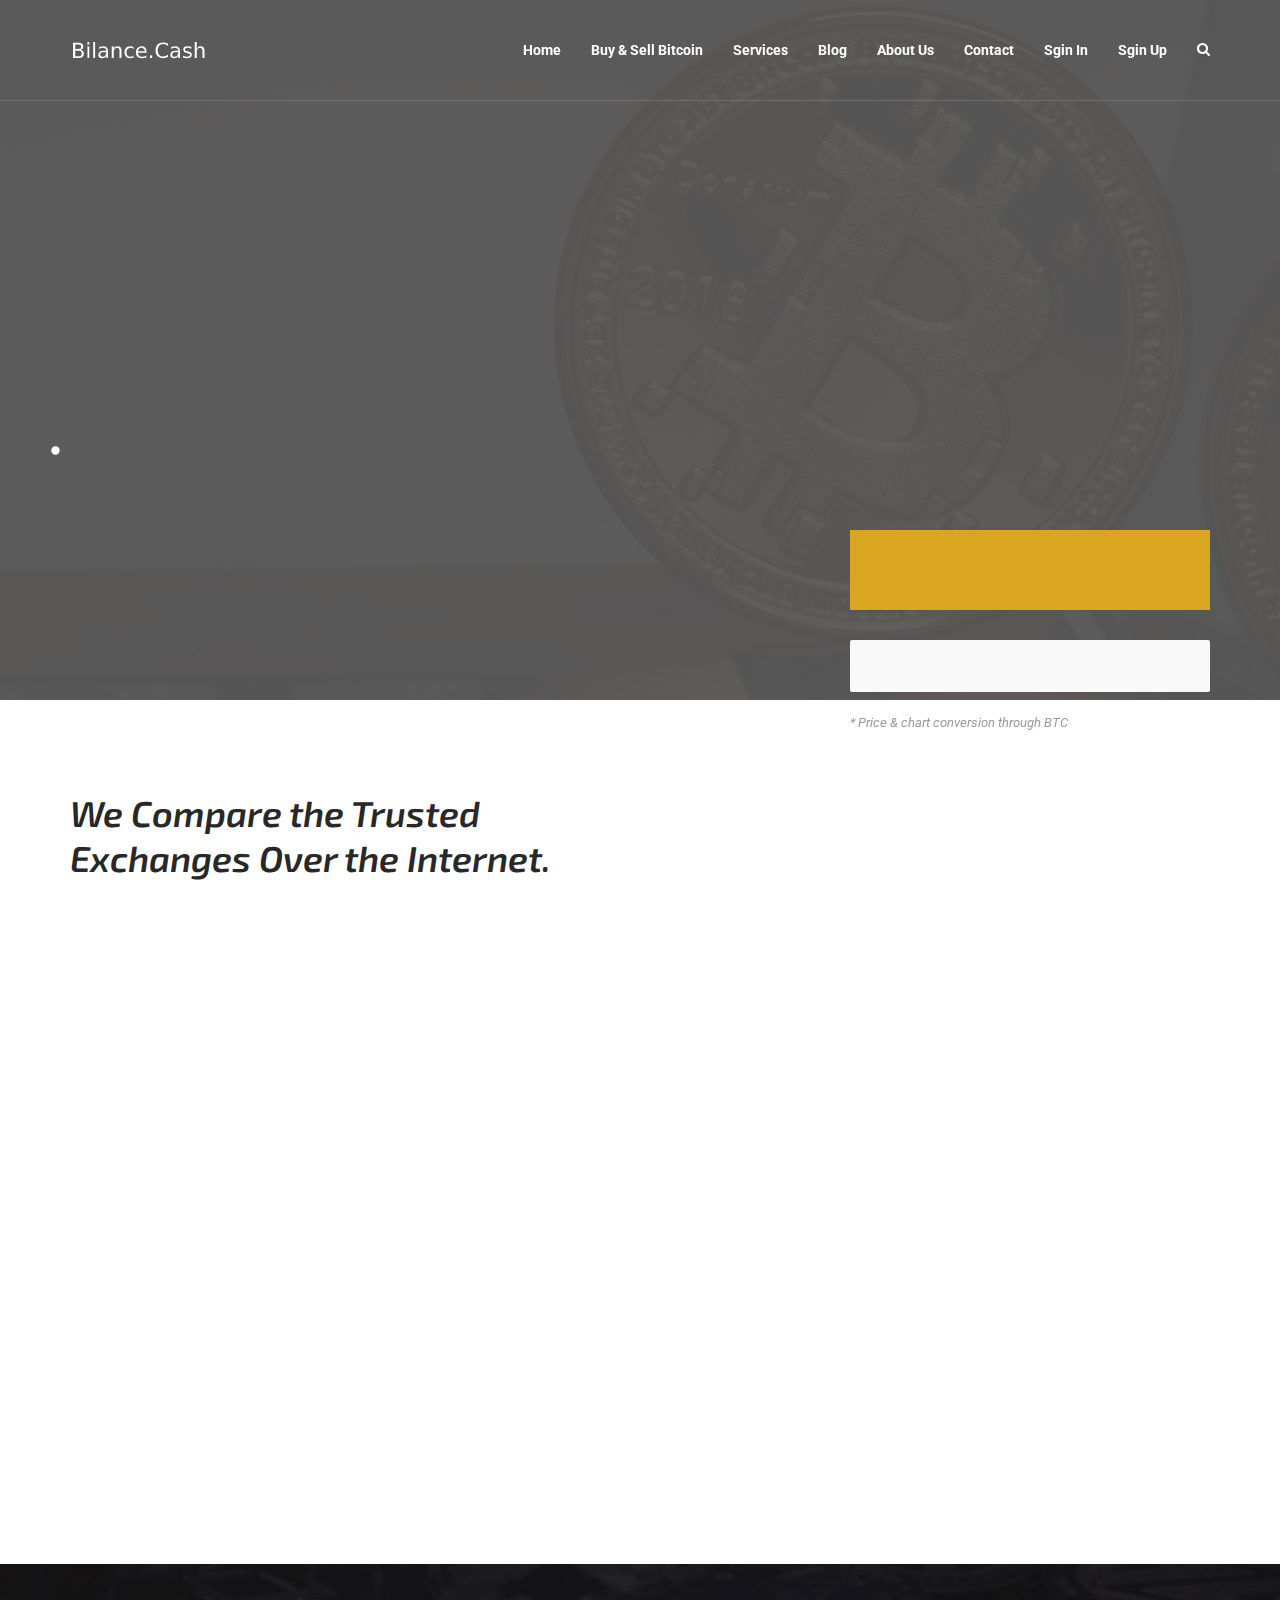
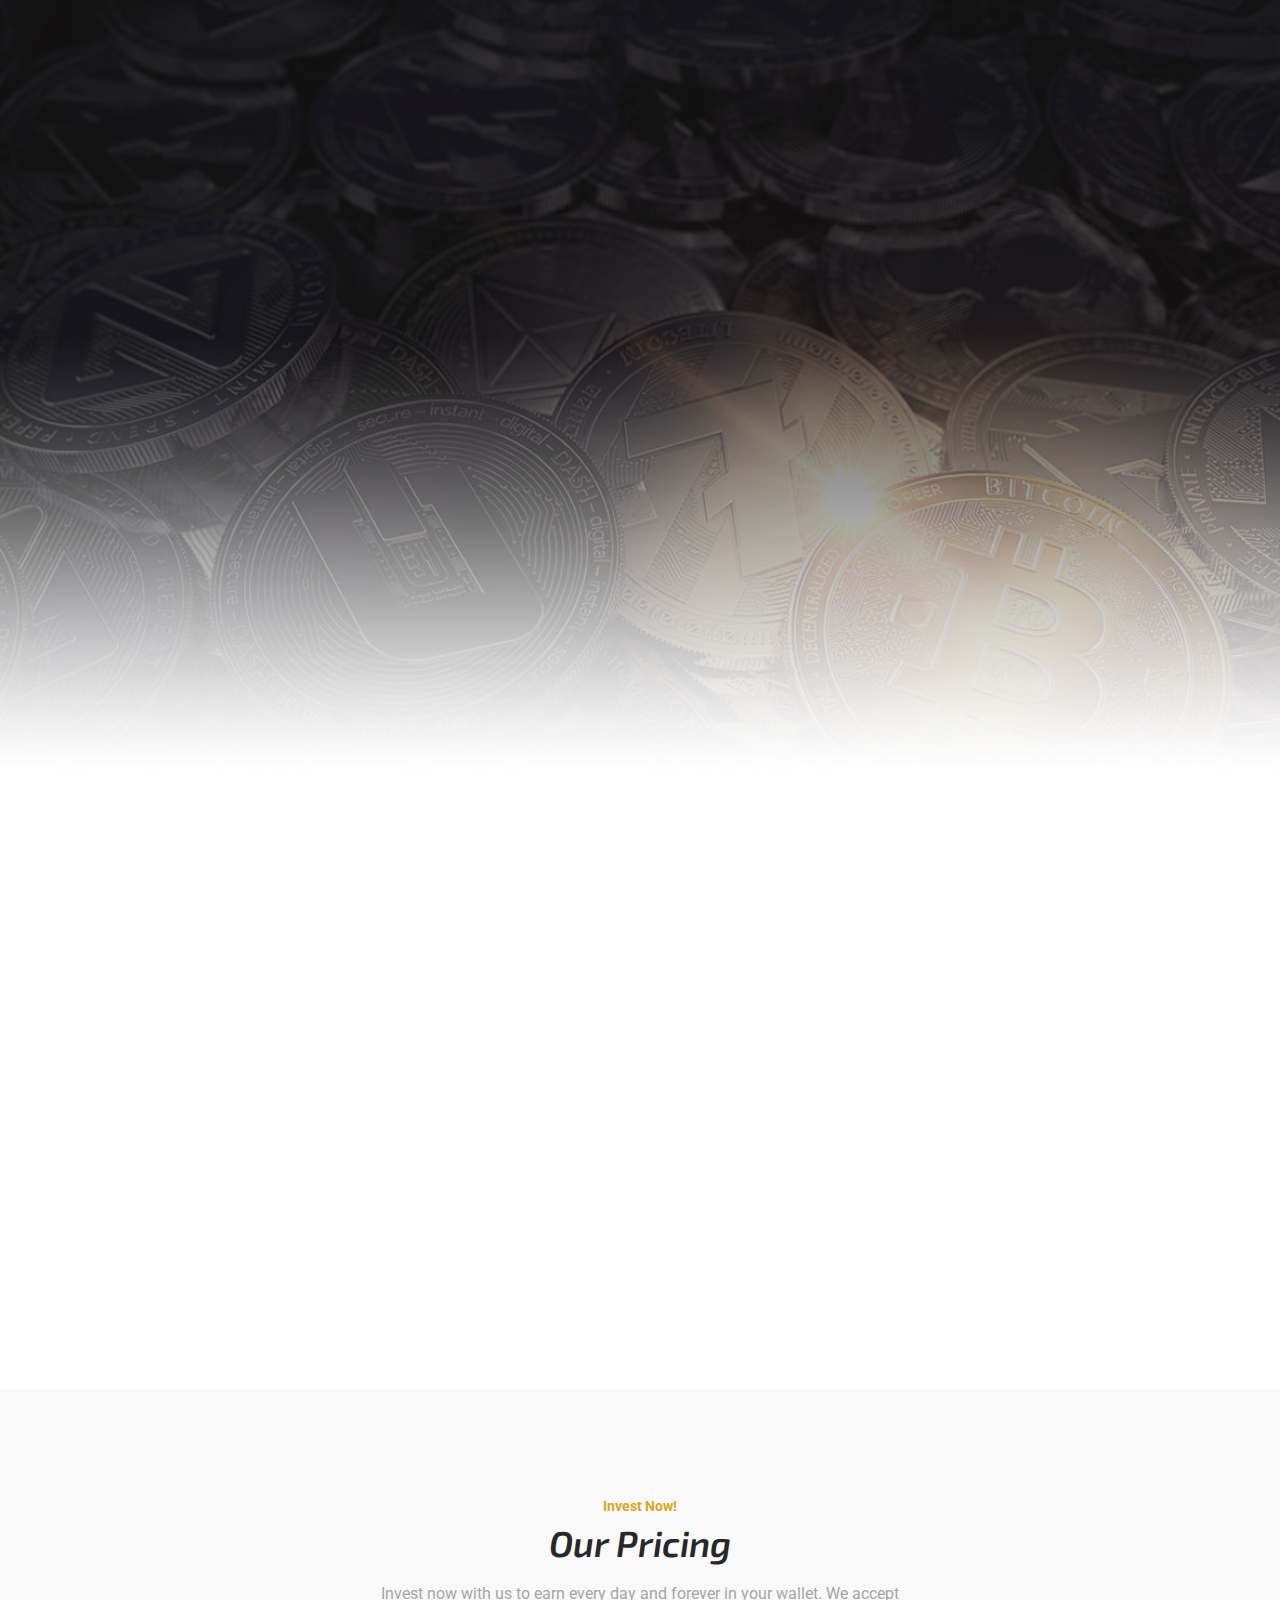
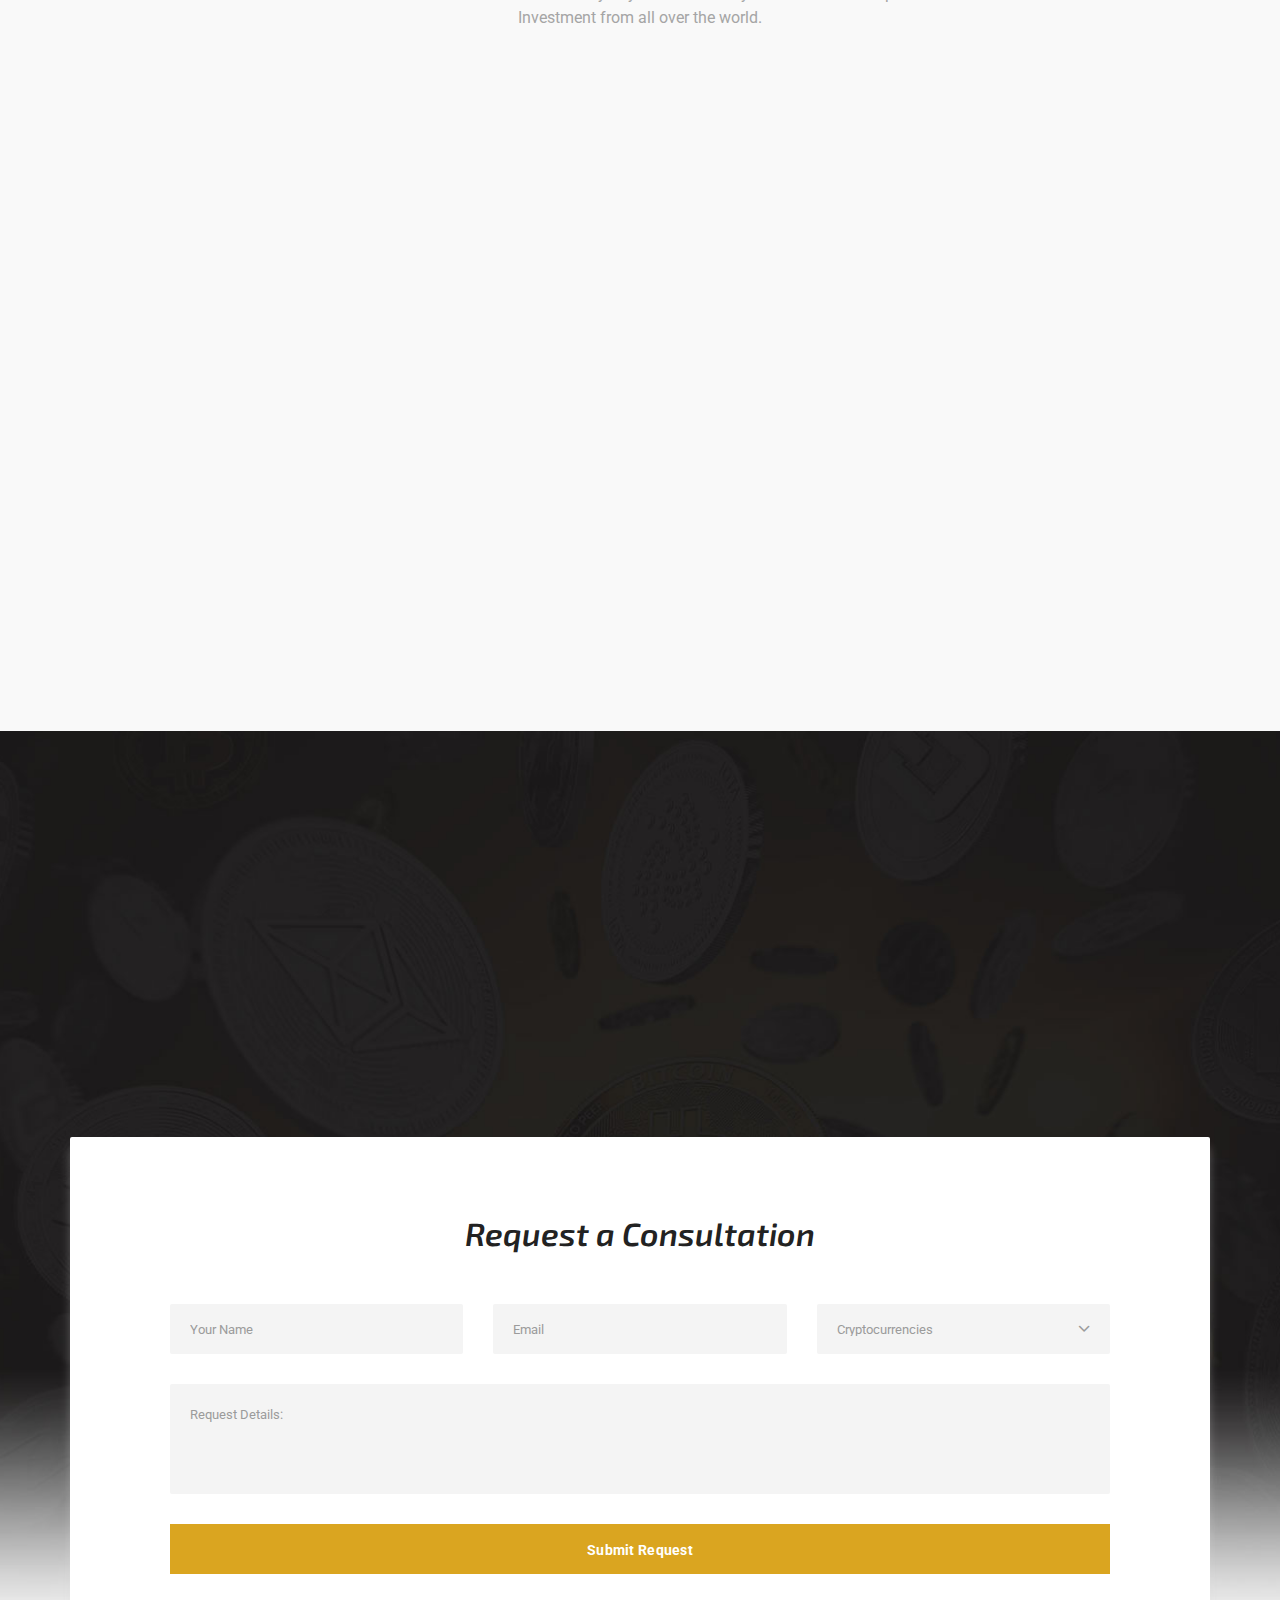
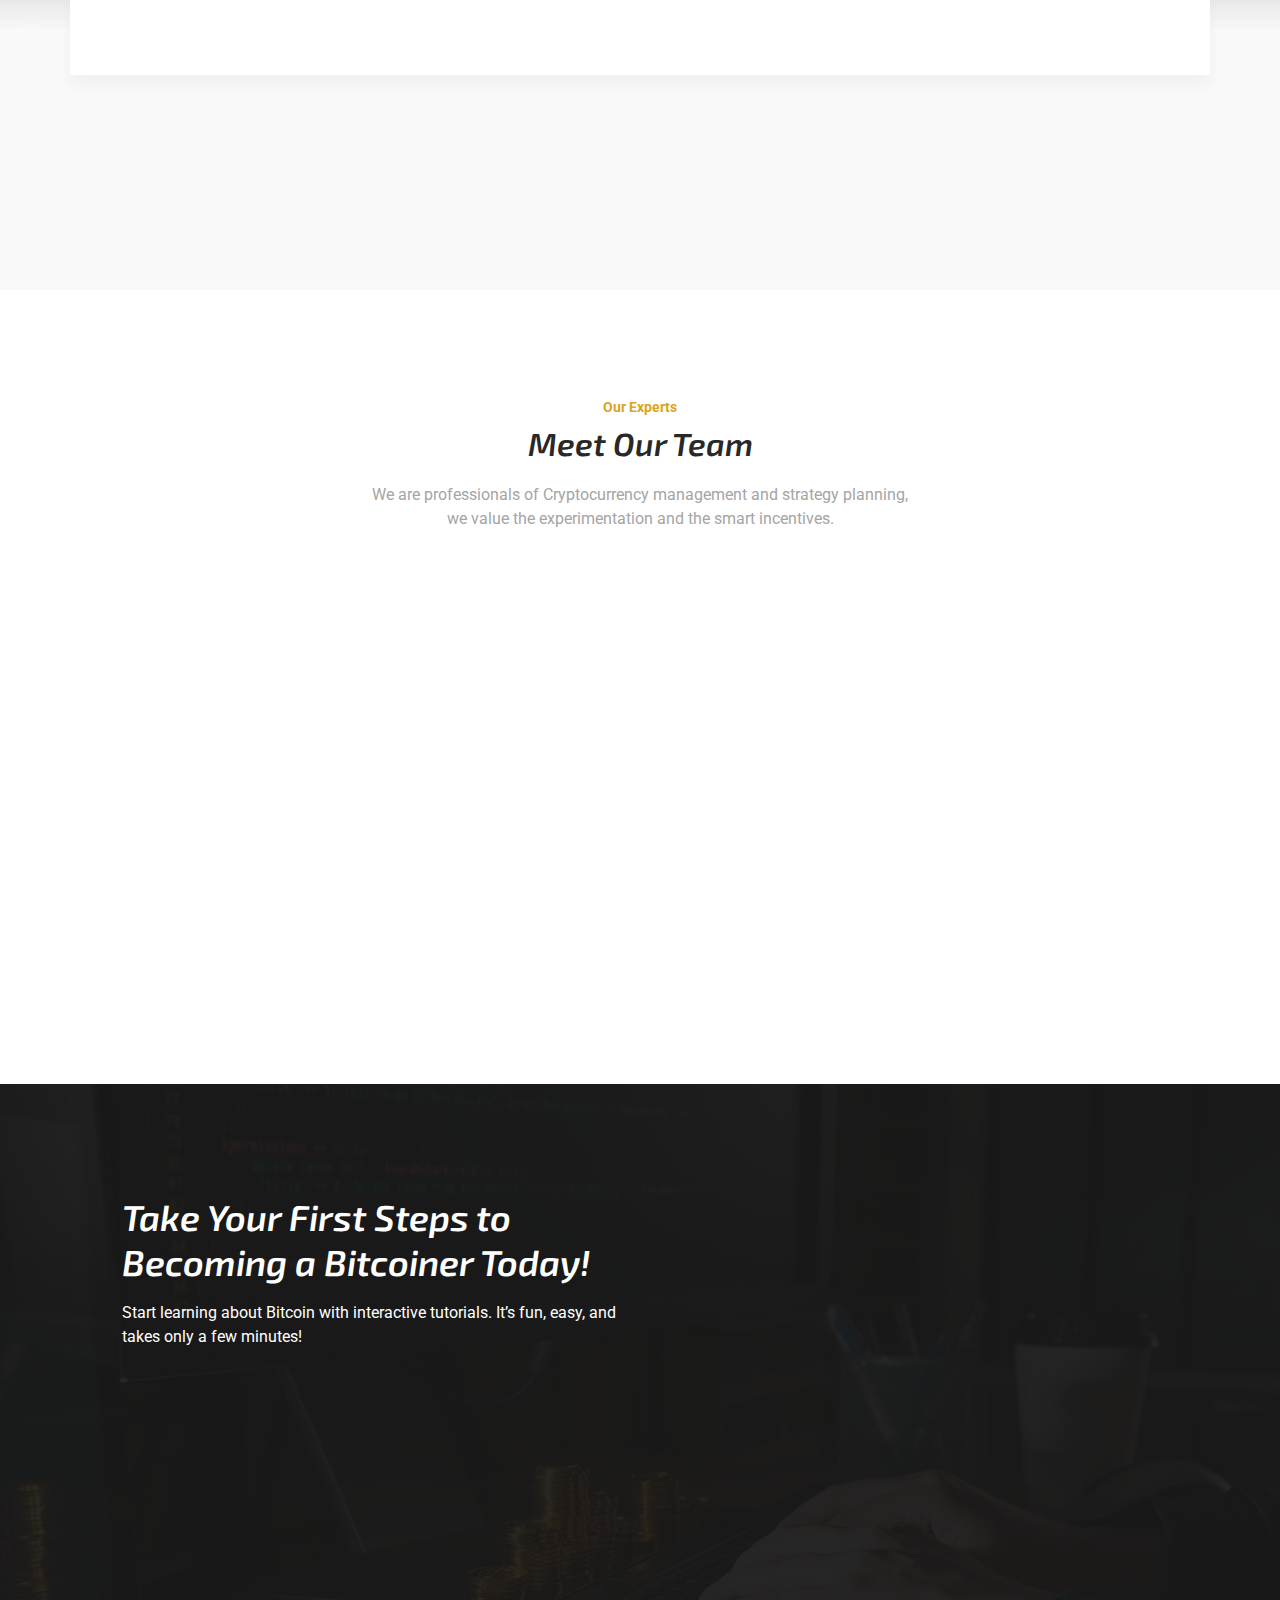
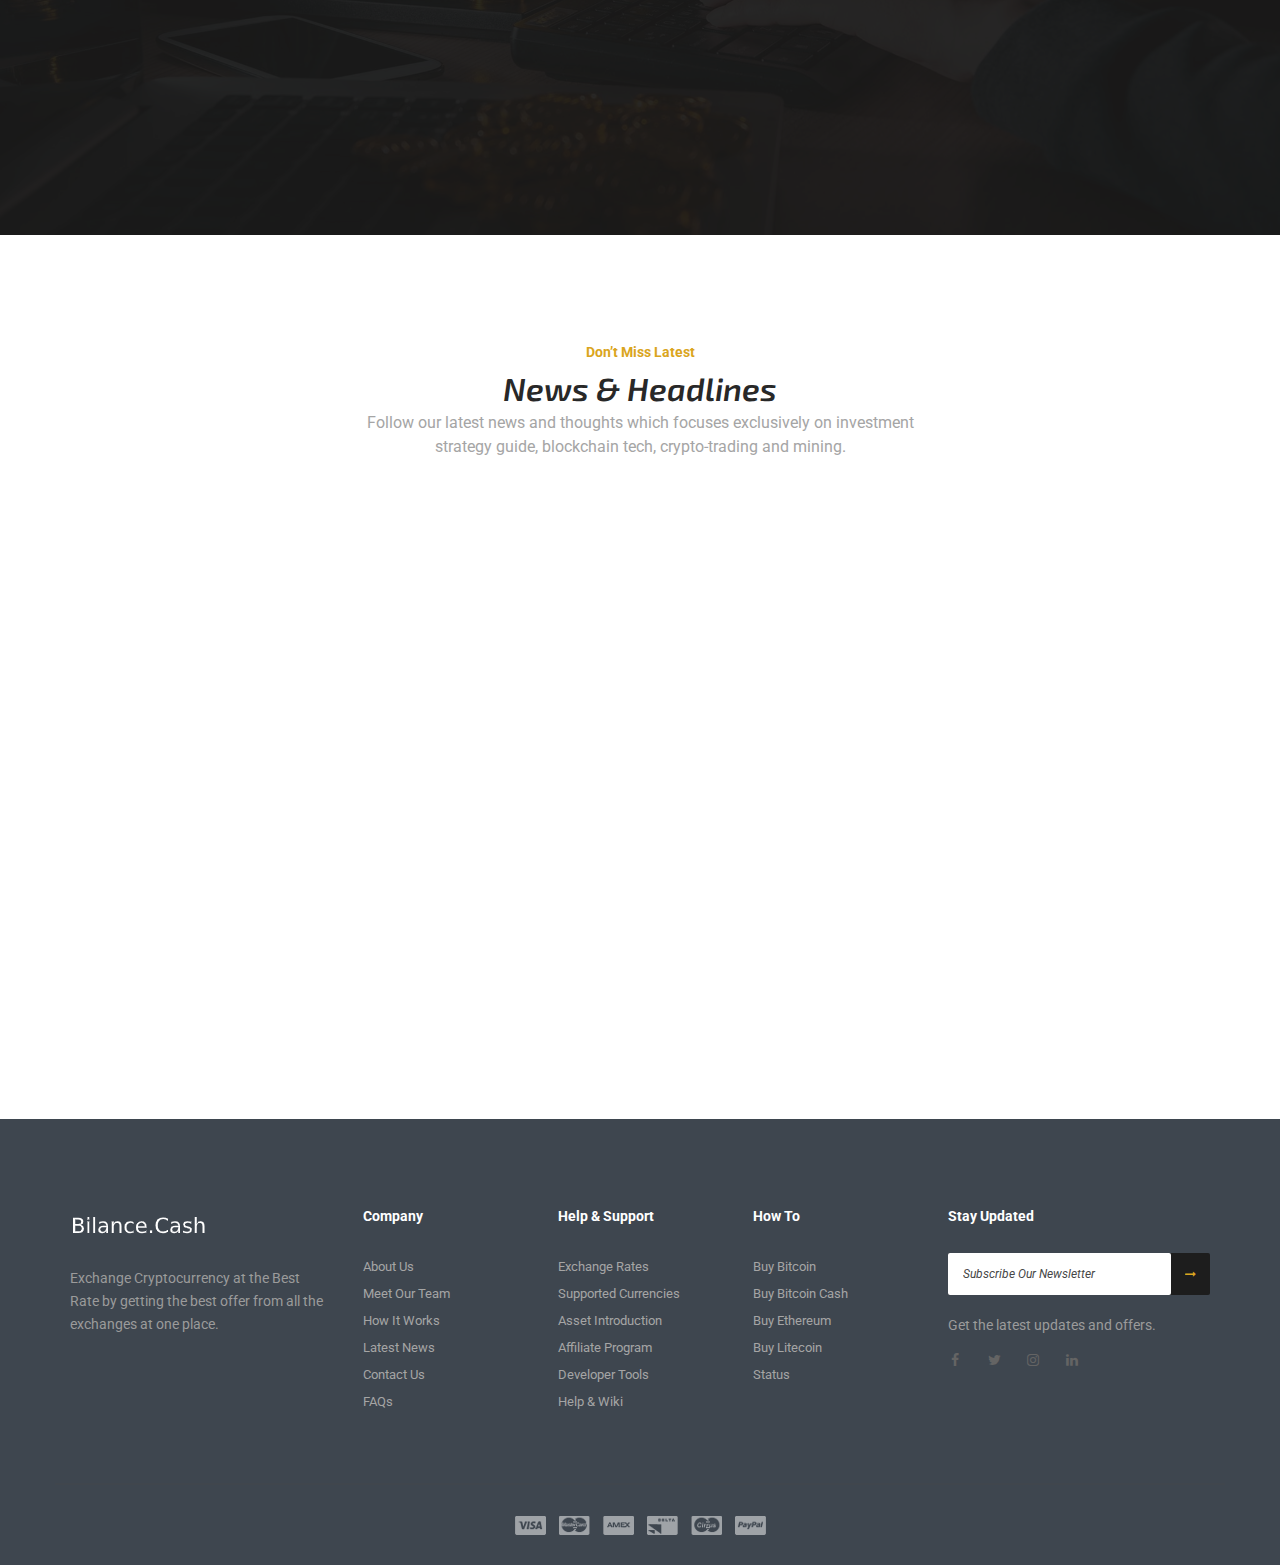
<file: index.html>
﻿<!DOCTYPE html>
<html dir="ltr" lang="en-US">

<meta http-equiv="content-type" content="text/html;charset=UTF-8" />
<head>
<!-- Document Meta
    ============================================= -->
<meta charset="utf-8">
<meta http-equiv="X-UA-Compatible" content="IE=edge">
<!--IE Compatibility Meta-->
<meta name="author" content="zytheme"/>
<meta name="viewport" content="width=device-width, initial-scale=1, maximum-scale=1">
<meta name="description" content="Bitcoin And Crypto Currency Html5 Template">
<link href="assets/images/favicon/favicon.png" rel="icon">

<!-- Fonts
    ============================================= -->
<link href="http://fonts.googleapis.com/css?family=Exo+2:300i,400,400i,500,500i,600,600i,700%7CRoboto:300i,400,400i,500,500i,700" rel="stylesheet" type="text/css">

<!-- Stylesheets
    ============================================= -->
<link href="assets/css/external.css" rel="stylesheet">
<link href="assets/css/bootstrap.min.css" rel="stylesheet">
<link href="assets/css/style.css" rel="stylesheet">

<!-- RS5.0 Main Stylesheet -->
<link rel="stylesheet" type="text/css" href="assets/revolution/css/settings.css">
<link rel="stylesheet" type="text/css" href="assets/revolution/css/layers.css">
<link rel="stylesheet" type="text/css" href="assets/revolution/css/navigation.css"> 

<!-- HTML5 shim, for IE6-8 support of HTML5 elements. All other JS at the end of file. -->
<!--[if lt IE 9]>
      <script src="assets/js/html5shiv.js"></script>
      <script src="assets/js/respond.min.js"></script>
    <![endif]-->

<!-- Document Title
    ============================================= -->
<title>Bilance | Bitcoin And Crypto Currency Platform</title>
</head>
<body>
<div class="preloader">
	<div class="signal"></div>
</div><!-- Document Wrapper
	============================================= -->
	<div id="wrapper" class="wrapper clearfix">
<header id="navbar-spy" class="header header-1 header-transparent header-bordered header-fixed">
	<nav id="primary-menu" class="navbar navbar-fixed-top">
		<div class="container">
			<!-- Brand and toggle get grouped for better mobile display -->
			<div class="navbar-header">
				<button type="button" class="navbar-toggle collapsed" data-toggle="collapse" data-target="#navbar-collapse-1" aria-expanded="false">
				<span class="sr-only">Toggle navigation</span>
				<span class="icon-bar"></span>
				<span class="icon-bar"></span>
				<span class="icon-bar"></span>
				</button>
				<a class="logo" href="index.html">
					<img class="logo-light" src="assets/images/logo/logo-light.png" alt="Enrmous Logo">
					<img class="logo-dark" src="assets/images/logo/logo-dark.png" alt="Enrmous Logo">
				</a>
			</div>
			
			<!-- Collect the nav links, forms, and other content for toggling -->
			<div class="collapse navbar-collapse pull-right" id="navbar-collapse-1">
				<ul class="nav navbar-nav navbar-left nav-pos-right">
				<!-- Home Menu-->
	<li class="active">
		<a href="index.html">Home</a>	
	</li>
	<!-- li end -->

	<!-- Pages Menu -->
	<li>
		<a href="#">Buy & sell Bitcoin</a>
	</li>
	<!-- li end -->
	<!-- Services Menu-->
	<li >
		<a href="services-grid.html">services</a>		
	</li>
	<!-- about Menu-->
	<li>
		<a href="blog-standard.html">Blog</a>
	</li>
	<!-- Blog Menu-->
	<li>
		<a href="page-about.html">About Us</a>
	</li>
	<!-- about Menu end -->
	<!-- Contact Us Menu-->
	<li>
		<a href="page-contact.html">Contact</a>
	</li>
	<li>
		<a href="page-contact.html">Sgin in</a>
	</li>
	<li>
		<a href="page-contact.html">Sgin Up</a>
	</li>
	<!-- Contact Us end->
	<!-- li end -->
	</ul>
				<!-- Module Search -->
				<div class="module module-search pull-left">
					<div class="module-icon search-icon">
						<i class="fa fa-search"></i>
						<span class="title">search</span>
					</div>
					<div class="module-content module-fullscreen module--search-box">
						<div class="pos-vertical-center">
						<div class="container">
							<div class="row">
								<div class="col-xs-12 col-sm-12 col-md-8 col-md-offset-2">
									<form class="form-search">
										<input type="text" class="form-control" placeholder="Search...">
									</form><!-- .form-search end -->
								</div><!-- .col-md-8 end -->
							</div><!-- .row end -->
						</div><!-- .container end -->
					</div>
						<a class="module-cancel" href="#"><i class="fa fa-close"></i></a>
					</div>
				</div><!-- .module-search end -->				<!-- Module Consultation  -->
		</div>
			<!-- /.navbar-collapse -->
		</div>
		<!-- /.container-fluid -->
	</nav>

</header>
<!-- Hero Section  
====================================== -->
<section id="slider" class="slider slide-overlay-black">
	<!-- START REVOLUTION SLIDER 5.0 -->
	<div class="rev_slider_wrapper">
		<div id="slider1" class="rev_slider"  data-version="5.0">
			<ul>
				<!-- slide 1 -->
				<li data-transition="zoomout" 
					data-slotamount="default" 
					data-easein="Power4.easeInOut" 
					data-easeout="Power4.easeInOut" 
					data-masterspeed="2000">
					<!-- MAIN IMAGE -->
					<img src="assets/images/sliders/slide-bg/1.jpg" alt="Slide Background Image"  width="1920" height="1280">
					<!-- LAYER NR. 1 -->
					<div class="tp-caption" 
				        data-x="['left','left','left','left']" data-hoffset="['70','50','50','20']" 
                        data-y="['middle','middle','middle','middle']" data-voffset="['-110','-100','-110','-110']" 
                        data-fontsize="['16','16','16','12']"
                        data-lineheight="['25','25','25','25']"
						data-whitespace="nowrap"
						data-width="none"
						data-height="none"
                        data-frames='[{"delay":750,"speed":1000,"frame":"0","from":"y:50px;opacity:0;","to":"o:1;","ease":"Power3.easeInOut"},{"delay":"wait","speed":300,"frame":"999","to":"opacity:0;","ease":"Power3.easeInOut"}]'
 						data-splitin="none" 
						data-splitout="none" 
						data-responsive_offset="on">
 						<div class="slide--subheadline">Earn 5% Bitcoin By Referral Program. </div>
 					</div>
					
					<!-- LAYER NR. 2 -->
					<div class="tp-caption" 
				        data-x="['left','left','left','left']" data-hoffset="['70','50','50','20']" 
                        data-y="['middle','middle','middle','middle']" data-voffset="['-13','-13','-13','10']"
						data-fontsize="['60', '50', '40', '30']" 
                        data-lineheight="['60','60','60','60']"
						data-width="none"
						data-height="none"
                        data-frames='[{"delay":1000,"speed":1500,"frame":"0","from":"y:50px;opacity:0;","to":"o:1;","ease":"Power3.easeInOut"},{"delay":"wait","speed":300,"frame":"999","to":"opacity:0;","ease":"Power3.easeInOut"}]'
 						data-splitin="none" 
						data-splitout="none" 
  						data-responsive_offset="on">
 						<div class="slide--headline">Start Investment In The World Best <br> Bitcoin Exchange!</div>
 					</div>		
 								
					<!-- LAYER NR. 3 -->
					<div class="tp-caption" 
				        data-x="['left','left','left','left']" data-hoffset="['70','50','50','20']" 
                        data-y="['middle','middle','middle','middle']" data-voffset="['90','90','90','100']"
						data-fontsize="['16', '16', '16', '12']" 
                        data-lineheight="['25','25','25','25']"
						data-width="none"
						data-height="none"
                        data-frames='[{"delay":1250,"speed":1500,"frame":"0","from":"y:50px;opacity:0;","to":"o:1;","ease":"Power3.easeInOut"},{"delay":"wait","speed":300,"frame":"999","to":"opacity:0;","ease":"Power3.easeInOut"}]'
 						data-splitin="none" 
						data-splitout="none" 
						data-responsive_offset="on">
 						<div class="slide--bio">Just Enjoy Your Best Rates While We Are Doing The Rest For You</div>
 					</div>
					
					<!-- LAYER NR. 4 -->
					<div class="tp-caption" 
				        data-x="['left','left','left','left']" data-hoffset="['160','110','40','20']" 
                        data-y="['middle','middle','middle','middle']" data-voffset="['160','160','190','210']"
						data-width="none"
						data-height="none"
						data-whitespace="nowrap"
                        data-frames='[{"delay":1500,"speed":1500,"frame":"0","from":"x:-50px;opacity:0;","to":"o:1;","ease":"Power3.easeInOut"},{"delay":"wait","speed":300,"frame":"999","to":"auto:auto;","ease":"Power3.easeInOut"}]'
						data-splitin="none" 
						data-splitout="none" 
 						data-basealign="slide" 
						data-responsive_offset="on" 
						data-responsive="off">
						<div class="slide-action">
							<a class="btn btn--primary btn--rounded mr-30" href="bilance-admin-panel/crypto-admin/index.html">Get Started</a>
						</div>
					</div>
				</li>
				
				<!-- slide 2 -->
				

			</ul>
		</div>
		<!-- END REVOLUTION SLIDER -->
	</div>
	<!-- END OF SLIDER WRAPPER -->
</section>
<!-- #hero end --> 
<!-- Featured #2
============================================= -->
<section id="featured2" class="featured featured-2 featured-5 pt-90 pb-50">
	<div class="container">
		<div class="row">
			<div class="col-xs-12 col-sm-12 col-md-8">
			<div class="row">
                <div class="col-xs-12 col-sm-12 col-md-8">
                    <div class="heading heading-1 mb-60">
                        <h2 class="heading--title">We Compare the Trusted Exchanges Over the Internet.</h2>
                    </div>
                </div><!-- .col-md-12 end -->
            </div>
            <div class="row">
			<!-- Feature Card #1 -->
			<div class="col-xs-12 col-sm-6 col-md-6 wow fadeInUp" data-wow-delay="100ms">
				<div class="feature-card">
					<div class="feature-card-icon pt-10">
						<i class="icon-lock"></i>
					</div>
					<div class="feature-card-content">
						<h3 class="feature-card-title">Protection & Security</h3>
						<p  class="feature-card-desc">Stop loss and take profit orders will help secure your investment. The system will automatically execute trades to realise gains.</p>
					</div>
				</div>
			</div><!-- .col-md-6 end -->
			<!-- Feature Card #2 -->
			<div class="col-xs-12 col-sm-6 col-md-6 wow fadeInUp" data-wow-delay="200ms">
				<div class="feature-card">
					<div class="feature-card-icon">
						<i class="icon-search"></i>
					</div>
					<div class="feature-card-content">
						<h3 class="feature-card-title">Licensed Exchange</h3>
						<p  class="feature-card-desc">Our customers perform transactions not only in cryptocurrency, but the major world currencies supported by the system.</p>
					</div>
				</div>
			</div><!-- .col-md-6 end -->
			<!-- Feature Card #3 -->
			<div class="col-xs-12 col-sm-6 col-md-6 wow fadeInUp" data-wow-delay="100ms">
				<div class="feature-card">
					<div class="feature-card-icon">
						<i class="icon-recycle"></i>
					</div>
					<div class="feature-card-content">
						<h3 class="feature-card-title">Unlimited Free Transfers</h3>
						<p  class="feature-card-desc">Send any currency to friends, family members or business associates as many times as you want, 24 hours a day for free.</p>
					</div>
				</div>
			</div><!-- .col-md-6 end -->
			<!-- Feature Card #4 -->
			<div class="col-xs-12 col-sm-6 col-md-6 wow fadeInUp" data-wow-delay="200ms">
				<div class="feature-card">
					<div class="feature-card-icon">
						<i class="icon-layers"></i>
					</div>
					<div class="feature-card-content">
						<h3 class="feature-card-title">Multi Currency Accounts</h3>
						<p  class="feature-card-desc">Support major currencies: USD, EUR, GBP, and various Cryptocurrencies. Funds exchanged between currencies at market rate.</p>
					</div>
				</div>
			</div><!-- .col-md-6 end -->
		</div>
		<!-- .row end -->
			</div><!-- .col-md-8 end -->
			<div class="col-xs-12 col-sm-12 col-md-4">
				<div class="bitcoin-calculator mb-30"></div>
				<div class="clearfix"></div>
				<div class="bitcoin-pricing mb-20"></div>
				<p class="italic">* Price & chart conversion through BTC</p>
			</div><!-- .col-md-4 end -->
		</div><!-- .row end -->
	</div>
	<!-- .container end -->
</section>
<!-- #featured2 end -->

<!-- Featured #3
============================================= -->
<section id="featured3" class="featured featured-3  pb-0">
    <div class="bg-section">
        <img src="assets/images/background/6.jpg" alt="background">
    </div>
    <div class="container">
        <div class="row">
            <!-- Feature Card #1 -->
            <div class="col-xs-12 col-sm-4 col-md-4 wow fadeIn" data-wow-delay="100ms">
                <div class="feature-card">
                    <div class="feature-card-icon">
                        <i class="icon-briefcase"></i>
                    </div>
                    <div class="feature-card-content">
                        <h3 class="feature-card-title">Sign Up For Free</h3>
                        <p class="feature-card-desc">Create a digital currency wallet for free, where you can securely store all your digital currency.</p>
                        <a href="#" class="read--more"><i class="fa fa-plus"></i>Read More</a>
                    </div>
                </div>
            </div>
            <!-- .col-md-4 end -->
            <!-- Feature Card #2 -->
            <div class="col-xs-12 col-sm-4 col-md-4 wow fadeIn" data-wow-delay="200ms">
                <div class="feature-card">
                    <div class="feature-card-icon">
                        <i class="icon-wallet"></i>
                    </div>
                    <div class="feature-card-content">
                        <h3 class="feature-card-title">Create Your Wallet</h3>
                        <p class="feature-card-desc">Bitcoin is received, stored, and sent using Bitcoin Wallet’. Download official Bitcoin Wallet for free.</p>
                        <a href="#" class="read--more"><i class="fa fa-plus"></i>Read More</a>
                    </div>
                </div>
            </div>
            <!-- .col-md-4 end -->
            <!-- Feature Card #3 -->
            <div class="col-xs-12 col-sm-4 col-md-4 wow fadeIn" data-wow-delay="300ms">
                <div class="feature-card">
                    <div class="feature-card-icon">
                        <i class="icon-bargraph"></i>
                    </div>
                    <div class="feature-card-content">
                        <h3 class="feature-card-title">Buy & Sell Digital Currency</h3>
                        <p class="feature-card-desc">Buy some Bitcoin, Ethereum, or any other Digital Currency to begin using the future of money.</p>
                        <a href="#" class="read--more"><i class="fa fa-plus"></i>Read More</a>
                    </div>
                </div>
            </div>
            <!-- .col-md-4 end -->
         </div>
        <!-- .row end -->
		<div class="row">
			<div class="col-xs-12 col-sm-12 col-md-8 wow fadeInLeft" data-wow-delay="100ms">
				<div class="video-button">
					<div class="video--content text-center mb-45">
					<div class="bg-section">
						<img src="assets/images/video/1.jpg" alt="Background" />
					</div>
					<div class="video--button">
						<div class="video-overlay">
							<div class="pos-vertical-center">
								<a class="popup-video" href="https://www.youtube.com/watch?v=nrJtHemSPW4">
									<span class="btn--animation"></span>
									<i class="fa fa-play"></i>
									<div>Watch Our Video!</div>
								</a>
							</div>
						</div>
						<!-- .video-player end -->
					</div>
				</div>
				<!-- .video-content end -->
				</div>
			</div><!-- .col-md-8 end -->
			<div class="col-xs-12 col-sm-12 col-md-4 wow fadeInRight" data-wow-delay="200ms">
				<div class="bitcoin-chart"></div>
			</div><!-- .col-md-4 end -->
		</div><!-- .row end -->
    </div>
    <!-- .container end -->
</section>
<!-- #featured3 end -->

<!-- Testimonial #1
============================================= -->
<section id="testimonial1" class="testimonial testimonial-1 pt-90">
	<div class="container">
		<div class="row">
			<div class="col-xs-12 col-sm-12 col-md-10 col-md-offset-1 wow fadeInUp" data-wow-delay="100ms">
				 <div id="testimonial-wide" class="carousel carousel-navs" data-slide="1" data-slide-rs="1" data-autoplay="false" data-nav="true" data-dots="false" data-space="0" data-loop="true" data-speed="800">
					<!-- Testimonial #1 -->
					<div class="testimonial-panel">
					<div class="testimonial--icon"></div><!-- .testimonial-icon end -->
						<div class="testimonial--body">
							<p>“Highly recommended & a great experience. The process was simple and easy to understand. Trading was straight forward, supports all major cryptocurrencies and the entire process was super smooth!”</p>
						</div><!-- .testimonial-body end -->
						
						<div class="testimonial--meta">
							<div class="testimonial--meta-img">
								<img src="assets/images/testimonial/2.png" alt="Testimonial Author">
							</div>
							<h4>Mahmoud Baghagho</h4>
							<p>7oroof Agency</p>
						</div><!-- .testimonial-meta end -->
					</div><!-- .testimonial-panel end -->
					
					<!-- Testimonial #2 -->
					<div class="testimonial-panel">
						<div class="testimonial--icon"></div><!-- .testimonial-icon end -->
						<div class="testimonial--body">
							<p>“Highly recommended & a great experience. The process was simple and easy to understand. Trading was straight forward, supports all major cryptocurrencies and the entire process was super smooth!”</p>
						</div><!-- .testimonial-body end -->
						
						<div class="testimonial--meta">
							<div class="testimonial--meta-img">
								<img src="assets/images/testimonial/1.png" alt="Testimonial Author">
							</div>
							<h4>ayman fikry</h4>
							<p>zytheme</p>
						</div><!-- .testimonial-meta end -->
					</div><!-- .testimonial-panel end -->
					
					<!-- Testimonial #3 -->
					<div class="testimonial-panel">
						<div class="testimonial--icon"></div><!-- .testimonial-icon end -->
						<div class="testimonial--body">
							<p>“Highly recommended & a great experience. The process was simple and easy to understand. Trading was straight forward, supports all major cryptocurrencies and the entire process was super smooth!”</p>
						</div><!-- .testimonial-body end -->
						
						<div class="testimonial--meta">
							<div class="testimonial--meta-img">
								<img src="assets/images/testimonial/3.png" alt="Testimonial Author">
							</div>
							<h4>Fouad badawy</h4>
							<p>Tie Labs Inc</p>
						</div><!-- .testimonial-meta end -->
					</div><!-- .testimonial-panel end -->
				</div>
			</div><!-- .col-md-12 end -->
		</div><!-- .row end -->
	</div><!-- .container end -->
</section><!-- #testimonial1 end -->

<!-- Pricing Table #1
============================================= -->
<section id="pricing1" class="pricing pricing-1 bg-gray pb-90">
	<div class="container">
		<div class="row clearfix">
			<div class="col-xs-12 col-sm-12 col-md-6 col-md-offset-3">
				<div class="heading heading-1 text--center mb-70">
					<p class="heading--subtitle">Invest Now!</p>
					<h2 class="heading--title">Our Pricing</h2>
					<p class="heading--desc mb-0">Invest now with us to earn every day and forever in your wallet. We accept Investment from all over the world.</p>
				</div>
			</div><!-- .col-md-8 end -->
		</div><!-- .row end -->
		<div class="row">
			<!-- Pricing Packge #1
			============================================= -->
			<div class="col-xs-12 col-sm-12 col-md-4 price-table wow fadeInUp" data-wow-delay="100ms">
				<div class="pricing-panel">
					<!--  Pricing heading  -->
					<div class="pricing--heading text--center">
						<div class="pricing--icon">
							<img src="assets/images/icons/BitcoinIcon4.png" alt="Bitcoin Icon">
						</div>
						<h4>Starter Crypto Plan</h4>
						<p>12<span class="currency">%</span></p>
						<div class="pricing--desc">
							Enjoy your investment with Bitcoin or Ethereum growing every day.
						</div>
						<a class="btn btn--secondary btn--bordered btn--rounded" href="#">Invest Now</a>
					</div>
					<!--  Pricing heading  -->
					<div class="pricing--footer">
						From $1000 to $10000
					</div>
					<!--  Pricing Footer  -->
				</div>
			</div>
			<!-- .pricing-table End -->
			
			<!-- Pricing Packge #2
			============================================= -->
			<div class="col-xs-12 col-sm-12 col-md-4 price-table pricing-active  wow fadeInUp" data-wow-delay="200ms">
				<div class="pricing-panel">
					<!--  Pricing heading  -->
					<div class="pricing--heading text--center">
						<div class="pricing--icon">
							<img src="assets/images/icons/BitcoinIcon5.png" alt="Bitcoin Icon">
						</div>
						<h4>Basic Crypto Plan</h4>
						<p>25<span class="currency">%</span></p>
						<div class="pricing--desc">
							Enjoy your investment with Bitcoin or Ethereum growing every day.
						</div>
						<a class="btn btn--white btn--bordered btn--rounded" href="#">Invest Now</a>
					</div>
					<!--  Pricing heading  -->
					<div class="pricing--footer">
						From $10000 to $20000
					</div>
					<!--  Pricing Footer  -->
				</div>
			</div>
			<!-- .pricing-table End -->
			
			<!-- Pricing Packge #3
			============================================= -->
			<div class="col-xs-12 col-sm-12 col-md-4 price-table wow fadeInUp" data-wow-delay="300ms">
				<div class="pricing-panel">
					<!--  Pricing heading  -->
					<div class="pricing--heading text--center">
						<div class="pricing--icon">
							<img src="assets/images/icons/BitcoinIcon4.png" alt="Bitcoin Icon">
						</div>
						<h4>Starter Crypto Plan</h4>
						<p>12<span class="currency">%</span></p>
						<div class="pricing--desc">
							Enjoy your investment with Bitcoin or Ethereum growing every day.
						</div>
						<a class="btn btn--secondary btn--bordered btn--rounded" href="#">Invest Now</a>
					</div>
					<!--  Pricing heading  -->
					<div class="pricing--footer">
						From $1000 to $10000
					</div>
					<!--  Pricing Footer  -->
				</div>
			</div>
			<!-- .pricing-table End -->
 		</div><!-- .row end -->
	</div><!-- .container end -->
</section><!-- #pricing1 end -->

<!-- Consultation #1
============================================= -->
<section id="consultation" class="consultation consultation-1 pb-0">
	<div class="bg-section">
		<img src="assets/images/background/7.jpg" alt="Background"/>
	</div>
	<div class="container">
		<div class="row">
			<div class="col-xs-12 col-sm-12 col-md-12">
				<div class="heading heading-2 mb-50">
					<div class="row">
						<div class="col-xs-12 col-sm-12 col-md-7 wow flipInX" data-wow-delay="100ms">
							<h2 class="heading--title text-white"><span class="text-theme">Discover</span><span class="text-white"> Thousands of Trading & Investment Opportunities.</span></h2>
						</div>
					</div><!-- .row end -->
					<div class="row">
						<div class="col-xs-12 col-sm-12 col-md-6 wow fadeInLeft" data-wow-delay="100ms">
							<p class="heading--desc">Now you can start trading Bitcoin, Ethereum and many cryptocurrencies fast, easily and safely from where ever you are. With great margin trading leverage and short sell options available with quick deposit & withdrawal capability, you can start trading with us in seconds.</p>
						</div>
						<div class="col-xs-12 col-sm-12 col-md-6 wow fadeInRight" data-wow-delay="200ms">
							<p class="heading--desc">Cryptocurrencies have become established investment commodities among major financial institutions, and have even been adopted by countries such as Australia and Japan. However, as with any investment there are risks linked to market movements!</p>
						</div>
					</div><!-- .row end -->
				</div><!-- .heading end -->
			</div>

		</div>
		<!-- .row end -->
		<div class="row">
            <div class="col-xs-12 col-sm-12 col-md-12">
                <div class="consultation-form mb-55 bg-white text-center">
                    <div class="consultation--desc">
                        Request a Consultation
                    </div>
                    <form class="mb-0">
                        <div class="row">
                            <div class="col-xs-12 col-sm-12 col-md-4">
                                <input type="text" class="form-control" name="consultater-name" id="consultater-name" placeholder="Your Name" required="">
                            </div>
                            <div class="col-xs-12 col-sm-12 col-md-4">
                                <input type="email" class="form-control" name="consultater-email" id="consultater-email" placeholder="Email">
                            </div>
                             <div class="col-xs-12 col-sm-12 col-md-4">
                                <div class="form-select">
                                    <i class="fa fa-angle-down"></i>
                                    <select class="form-control" name="Cryptocurreny" id="Cryptocurreny">
									<option value="Cryptocurrencies">Cryptocurrencies</option>
									<option value="Bitcoin">Bitcoin</option>
									<option value="Litecoin">Litecoin</option>
									<option value="Namecoin">Namecoin</option>
									<option value="Dogecoin">Dogecoin</option>
								</select>
                                </div>
                            </div>
                            <div class="col-xs-12 col-sm-12 col-md-12">
                                <textarea class="form-control" name="consultater-message" id="message" rows="2" placeholder="Request Details:"></textarea>
                            </div>
                            <div class="col-xs-12 col-sm-12 col-md-12">
                                <input type="submit" value="Submit Request" name="submit" class="btn btn--primary btn--block">
							</div>
							<div class="col-xs-12 col-sm-12 col-md-12">
                                <div class="contact-result"></div>
                            </div>
                        </div>
                        <!-- .row end -->
                    </form>
                    <!-- form end -->
                </div>
                <!-- .contact-form end -->
            </div>
            <!-- .col-md-8 end -->
        </div>
	</div>
	<!-- .container end -->
</section>
<!-- #consultation end -->

<!-- Clients #1
============================================= -->
<section id="clients1" class="clients clients-1 pb-85 bg-gray">
	<div class="container">
		<div class="row row-clients wow fadeInUp" data-wow-delay="100ms">
			<!-- Client #1 -->
			<div class="col-xs-12 col-sm-6 col-md-2 client">
					<img class="center-block" src="assets/images/clients/1.png" alt="client">
			</div>
			<!-- .client end -->

			<!-- Client #2 -->
			<div class="col-xs-12 col-sm-6 col-md-2 client">
					<img class="center-block" src="assets/images/clients/2.png" alt="client">
			</div>
			<!-- .client end -->
			
			<!-- Client #3 -->
			<div class="col-xs-12 col-sm-6 col-md-2 client">
					<img class="center-block" src="assets/images/clients/3.png" alt="client">
			</div>
			<!-- .client end -->
			
			<!-- Client #4 -->
			<div class="col-xs-12 col-sm-6 col-md-2 client">
					<img class="center-block" src="assets/images/clients/4.png" alt="client">
			</div>
			<!-- .client end -->
			
			<!-- Client #5 -->
			<div class="col-xs-12 col-sm-6 col-md-2 client">
					<img class="center-block" src="assets/images/clients/5.png" alt="client">
            </div>
			<!-- .client end -->
			
			<!-- Client #6 -->
			<div class="col-xs-12 col-sm-6 col-md-2 client">
					<img class="center-block" src="assets/images/clients/6.png" alt="client">
            </div>
			<!-- .client end -->
 		</div>
		<!-- .row-clients end -->
	</div>
	<!-- .container end -->
</section>
<!-- #clients1 end -->

<!-- Team #1
============================================= -->
<section id="team1" class="team team-1 pb-50">
	<div class="container">
		<div class="row clearfix">
			<div class="col-xs-12 col-sm-12 col-md-6 col-md-offset-3">
				<div class="heading heading-4 mb-50 text--center">
					<p class="heading--subtitle">Our Experts</p>
					<h2 class="heading--title">Meet Our Team</h2>
					<p class="heading--desc mb-0">We are professionals of Cryptocurrency management and strategy planning, we value the experimentation and the smart incentives.</p>
				</div>
			</div><!-- .col-md-6 end -->
		</div><!-- .row end -->
		<div class="row">
			<!-- Member #1 -->
			<div class="col-xs-12 col-sm-4 col-md-4 wow fadeInUp" data-wow-delay="100ms">
				<div class="member">
					<div class="member-img">
						<img src="assets/images/team/grid/1.jpg" alt="member">
						<div class="member-overlay">
							<div class="member-social">
								<a href="#"><i class="fa fa-facebook"></i></a>
								<a href="#"><i class="fa fa-twitter"></i></a>
							</div>
							<div class="member-info">
								<h5>James Wane</h5>
								<h6>Consultant</h6>
							</div><!-- .member-info end -->
						</div><!-- .memebr-ovelay end -->
					</div><!-- .member-img end -->
					
				</div><!-- .member end -->
			</div><!-- .col-md-4 end -->
			
			<!-- Member #2 -->
			<div class="col-xs-12 col-sm-4 col-md-4 wow fadeInUp" data-wow-delay="200ms">
				<div class="member">
					<div class="member-img">
						<img src="assets/images/team/grid/2.jpg" alt="member">
						<div class="member-overlay">
							<div class="member-social">
								<a href="#"><i class="fa fa-facebook"></i></a>
								<a href="#"><i class="fa fa-twitter"></i></a>
							</div>
							<div class="member-info">
								<h5>John Tommy</h5>
								<h6>Marketing</h6>
							</div><!-- .member-info end -->
						</div><!-- .memebr-ovelay end -->
					</div><!-- .member-img end -->
				</div><!-- .member end -->
			</div><!-- .col-md-4 end -->
			
			<!-- Member #3 -->
			<div class="col-xs-12 col-sm-4 col-md-4 wow fadeInUp" data-wow-delay="300ms">
				<div class="member">
					<div class="member-img">
						<img src="assets/images/team/grid/3.jpg" alt="member">
						<div class="member-overlay">
							<div class="member-social">
								<a href="#"><i class="fa fa-facebook"></i></a>
								<a href="#"><i class="fa fa-twitter"></i></a>
							</div>
							<div class="member-info">
								<h5>Marko Smith</h5>
								<h6>Cheif Officer</h6>
							</div><!-- .member-info end -->
						</div><!-- .memebr-ovelay end -->
					</div><!-- .member-img end -->
				</div><!-- .member end -->
			</div><!-- .col-md-3 end -->
		</div><!-- .row end -->
	</div><!-- .container end -->
</section><!-- #team1 end -->

<!-- Featured #4
============================================= -->
<section id="featured4" class="featured featured-3 featured-4 bg-overlay bg-overlay-dark5 pb-0">
    <div class="bg-section"><img src="assets/images/background/3.jpg" alt="background"></div>
    <div class="container-fluid">
        <div class="row">
            <div class="col-xs-12 col-sm-12 col-md-5 col-md-offset-1">
                <div class="heading mb-60">
                    <h2 class="heading--title color-white">Take Your First Steps to Becoming a Bitcoiner Today!</h2>
                    <p class="heading--desc color-white">Start learning about Bitcoin with interactive tutorials. It’s fun, easy, and takes only a few minutes!</p>
                </div>
                <!-- Feature Card #1 -->
                <div class="feature-card wow fadeInUp" data-wow-delay="100ms">
                    <div class="feature-card-icon">
                        <img src="assets/images/icons/BitcoinIcon1.png" alt="icon">
                    </div>
                    <div class="feature-card-content">
                        <h3 class="feature-card-title">Quick Deposits & Withdrawals</h3>
                        <p class="feature-card-desc">Providing dozens of quick options for depositing and withdrawing money such as VISA, MasterCard, etc.</p>
                    </div>
                </div>
                <!-- feature-card end -->
                <!-- Feature Card #2 -->
                <div class="feature-card wow fadeInUp" data-wow-delay="200ms">
                    <div class="feature-card-icon">
                        <img src="assets/images/icons/BitcoinIcon2.png" alt="icon">
                    </div>
                    <div class="feature-card-content">
                        <h3 class="feature-card-title">Reliable & Smart Platform</h3>
                        <p class="feature-card-desc">We offer consulting and Digital Currencies Investments Strategy with a monthly trading volume.</p>
                    </div>
                </div>
                <!-- feature-card end -->
                <!-- Feature Card #3 -->
                <div class="feature-card wow fadeInUp" data-wow-delay="300ms">
                    <div class="feature-card-icon">
                        <img src="assets/images/icons/BitcoinIcon3.png" alt="icon">
                    </div>
                    <div class="feature-card-content">
                        <h3 class="feature-card-title">Long & Short Selling</h3>
                        <p class="feature-card-desc">Long and short selling a digital asset allows a trader to profit from a market move in any direction.</p>
                    </div>
                </div>
                <!-- feature-card end -->
            </div>
            <!-- .col-md-5 end -->            
            <div class="col-xs-12 col-sm-12 col-md-6 pr-0 wow fadeInRight" data-wow-delay="100ms">
               	<div class="featured-img">
					<img src="assets/images/mockups/chart-3.png" alt="chart">
				</div>
            </div>
            <!-- .col-md-7 end -->
        </div>
        <!-- .row end -->
    </div>
    <!-- .container end -->
</section>
<!-- #featured4 end -->

<!-- Blog Grid
======================================= -->
<section id="blog" class="blog blog-grid pb-60">
	<div class="container">
		<div class="row clearfix">
			<div class="col-xs-12 col-sm-12 col-md-6 col-md-offset-3">
				<div class="heading heading-3 mb-50 text--center">
					<p class="heading--subtitle">Don’t Miss Latest</p>
					<h2 class="heading--title">News & Headlines</h2>
					<p class="heading--desc mb-0">Follow our latest news and thoughts which focuses exclusively on investment strategy guide, blockchain tech, crypto-trading and mining.</p>
				</div>
			</div><!-- .col-md-6 end -->
		</div>
		<div class="row">
			<!-- Blog Entry #1 -->
			<div class="col-xs-12 col-sm-4 col-md-4 wow fadeInUp" data-wow-delay="100ms">
				<div class="blog-entry">
					<div class="entry--img">
						<a href="#">
                            <img src="assets/images/blog/grid/1.jpg" alt="entry image"/>
                            <div class="entry--overlay"></div>
                        </a>
					</div><!-- .entry-img end -->
					<div class="entry--content">
						<div class="entry--meta">
						     <a href="#">Crypto News</a><a href="#">Apps</a> 
						</div>
						<div class="entry--title">
							<h4><a href="#">Blockchain-based Mobile Payments Service Developed by Gates</a></h4>
						</div>
						<div class="entry--bio">
                            The Bill and Melinda Gates Foundation are introducing an open-source software to facilitate the creation of payment platforms for developing economies...
                        </div>
						<div class="entry--footer">
							<div class="entry--date">
								Apr 14, 2018
							</div>
						</div>
					</div>
					<!-- .entry-content end -->
				</div>
				<!-- .blog-entry end -->
			</div>
			<!-- .col-md-4 end -->

			<!-- Blog Entry #2 -->
			<div class="col-xs-12 col-sm-4 col-md-4 wow fadeInUp" data-wow-delay="200ms">
				<div class="blog-entry">
					<div class="entry--img">
						<a href="#">
                            <img src="assets/images/blog/grid/2.jpg" alt="entry image"/>
                            <div class="entry--overlay"> </div>
                        </a>
					</div><!-- .entry-img end -->
					<div class="entry--content">
						<div class="entry--meta">
						     <a href="#">Cryptocurrency</a><a href="#">Tech</a> 
						</div>
						<div class="entry--title">
							<h4><a href="#">Governments Throwing Resources at Blockchain Technology!</a></h4>
						</div>
						<div class="entry--bio">
                           Despite the almost libertarian premise and a noble goal of complete decentralization, realistically, blockchain technology will not be able to avoid at least some level..
                        </div>
						<div class="entry--footer">
							<div class="entry--date">
								Apr 12, 2018
							</div>
						</div>
					</div>
					<!-- .entry-content end -->
				</div>
				<!-- .blog-entry end -->
			</div>
			<!-- .col-md-4 end -->

			<!-- Blog Entry #3 -->
            <div class="col-xs-12 col-sm-4 col-md-4 wow fadeInUp" data-wow-delay="300ms">
				<div class="blog-entry">
					<div class="entry--img">
						<a href="#">
                            <img src="assets/images/blog/grid/3.jpg" alt="entry image"/>
                            <div class="entry--overlay"> </div>
                        </a>
					</div><!-- .entry-img end -->
					<div class="entry--content">
						<div class="entry--meta">
						     <a href="#">Bitcoin</a><a href="#">Tech</a> 
						</div>
						<div class="entry--title">
							<h4><a href="#">Southeast Asian Governments Embrace Blockchain Technology</a></h4>
						</div>
						<div class="entry--bio">
                            Hong Kong is embracing blockchain technology search for a new business identity and opportunities. The city has a household name in shipping and finance...
                        </div>
						<div class="entry--footer">
							<div class="entry--date">
								Apr 11, 2018
							</div>
						</div>
					</div>
					<!-- .entry-content end -->
				</div>
				<!-- .blog-entry end -->
			</div>
			<!-- .col-md-4 end -->
 		</div>
		<!-- .row end -->
	</div>
	<!-- .container end -->
</section>
<!-- #blog end -->

<!-- Footer #1
============================================= -->
<footer id="footer" class="footer footer-1">
	<!-- Copyrights
	============================================= -->	
	<!-- Widget Section
	============================================= -->
	<div class="footer-widget">
		<div class="container">
			<div class="row clearfix">
				<div class="col-xs-12 col-sm-4 col-md-3 footer--widget widget-about">
					<div class="widget-content">
						<img class="footer-logo" src="assets/images/logo/logo-light.png" alt="logo">
						<p>Exchange Cryptocurrency at the Best Rate by getting the best offer from all the exchanges at one place.</p>
						
					</div>
				</div><!-- .col-md-3 end -->
				<div class="col-xs-12 col-sm-4 col-md-2 footer--widget widget-links">
					<div class="widget-title">
						<h5>Company</h5>
					</div>
					<div class="widget-content">
						<ul>
							<li><a href="#">About Us</a></li>
							<li><a href="#">Meet Our Team</a></li>
							<li><a href="#">How It Works</a></li>
							<li><a href="#">Latest News</a></li>
							<li><a href="#">Contact Us</a></li>
							<li><a href="#">FAQs</a></li>
						</ul>
					</div>
				</div><!-- .col-md-2 end -->
				
				<div class="col-xs-12 col-sm-4 col-md-2 footer--widget widget-links">
					<div class="widget-title">
						<h5>Help & Support</h5>
					</div>
					<div class="widget-content">
						<ul>
							<li><a href="#">Exchange Rates</a></li>
							<li><a href="#">Supported Currencies</a></li>
							<li><a href="#">Asset Introduction</a></li>
							<li><a href="#">Affiliate Program</a></li>
							<li><a href="#">Developer Tools</a></li>
							<li><a href="#">Help & Wiki</a></li>
						</ul>
					</div>
				</div><!-- .col-md-2 end -->
				
				<div class="col-xs-12 col-sm-4 col-md-2 footer--widget widget-links">
					<div class="widget-title">
						<h5>How To</h5>
					</div>
					<div class="widget-content">
						<ul>
							<li><a href="#">Buy Bitcoin</a></li>
							<li><a href="#">Buy Bitcoin Cash</a></li>
							<li><a href="#">Buy Ethereum</a></li>
							<li><a href="#">Buy Litecoin</a></li>
							<li><a href="#">Status</a></li>
						</ul>
					</div>
				</div><!-- .col-md-2 end -->

				<div class="col-xs-12 col-sm-4 col-md-3 footer--widget widget-newsletter">
					<div class="widget-title">
						<h5>Stay Updated</h5>
					</div>
					<div class="widget-content">
						<form class="form-newsletter mailchimp">
							<input type="email" name="email" class="form-control" placeholder="Subscribe Our Newsletter">
							<button type="submit"><i class="fa fa-long-arrow-right"></i></button>
						</form>
						<div class="subscribe-alert"></div>
						<div class="clearfix"></div>
						<p>Get the latest updates and offers.</p>
						<div class="footer-social-icon">
							<a class="facebook" href="#">
								<i class="fa fa-facebook"></i><i class="fa fa-facebook"></i>
							</a>
							<a class="twitter" href="#" >
								<i class="fa fa-twitter"></i><i class="fa fa-twitter"></i>
							</a>
							<a class="instagram" href="#">
								<i class="fa fa-instagram"></i><i class="fa fa-instagram"></i>
							</a>	
							<a class="linkedin" href="#">
								<i class="fa fa-linkedin"></i><i class="fa fa-linkedin"></i>
							</a>
						</div>
					</div>
				</div><!-- .col-md-3 end -->
				<div class="clearfix"></div>
			</div>
		</div><!-- .container end -->
	</div><!-- .footer-widget end -->
	
	<!-- Copyrights
	============================================= -->
	<div class="footer--bar">
		<div class="container">
			<div class="row">
                <div class="col-xs-12 col-sm-12 col-md-12 text--center footer--copyright">
                    <div class="payment--methods text--center">
                        <a href="#" title="Visa"><img src="assets/images/footer/visa.png" alt="Visa"></a>
                        <a href="#" title="Mastercard"><img src="assets/images/footer/mastercard.png" alt="Mastercard"></a>
                        <a href="#" title="amex"> <img src="assets/images/footer/amex.png" alt="amex"></a>
                        <a href="#" title="Delta"><img src="assets/images/footer/delta.png" alt="Delta"> </a>
                        <a href="#" title="Cirrus"><img src="assets/images/footer/cirrus.png" alt="Cirrus"></a>
                        <a href="#" title="Paypal"><img src="assets/images/footer/paypal.png" alt="Paypal"></a>
                    </div>
                </div>
 			</div>
		</div><!-- .container end -->
	</div><!-- .footer-copyright end -->
</footer>


<div id="back-to-top" class="backtop"><i class="fa fa-long-arrow-up"></i></div>

 </div><!-- #wrapper end -->

<!-- Footer Scripts
============================================= -->
<script src="assets/js/jquery-2.2.4.min.js"></script>
<script src="assets/js/plugins.js"></script>
<script src="assets/js/bitcoinCalculators.js"></script>
<script src="assets/js/bitcoinPrice.js"></script>
<script src="assets/js/bitcoinChart.js"></script>
<script src="assets/js/functions.js"></script>
<!-- RS5.0 Core JS Files -->
<script src="assets/revolution/js/jquery.themepunch.tools.min838f.js?rev=5.0"></script>
<script src="assets/revolution/js/jquery.themepunch.revolution.min838f.js?rev=5.0"></script>
<script src="assets/revolution/js/extensions/revolution.extension.video.min.js"></script>
<script src="assets/revolution/js/extensions/revolution.extension.slideanims.min.js"></script>
<script src="assets/revolution/js/extensions/revolution.extension.actions.min.js"></script>
<script src="assets/revolution/js/extensions/revolution.extension.layeranimation.min.js"></script>
<script src="assets/revolution/js/extensions/revolution.extension.kenburn.min.js"></script>
<script src="assets/revolution/js/extensions/revolution.extension.navigation.min.js"></script>
<script src="assets/revolution/js/extensions/revolution.extension.migration.min.js"></script>
<script src="assets/revolution/js/extensions/revolution.extension.parallax.min.js"></script>
<!-- RS Configration JS Files -->
<script src="assets/js/rsconfig.js"></script>
</body>

</html>
</file>
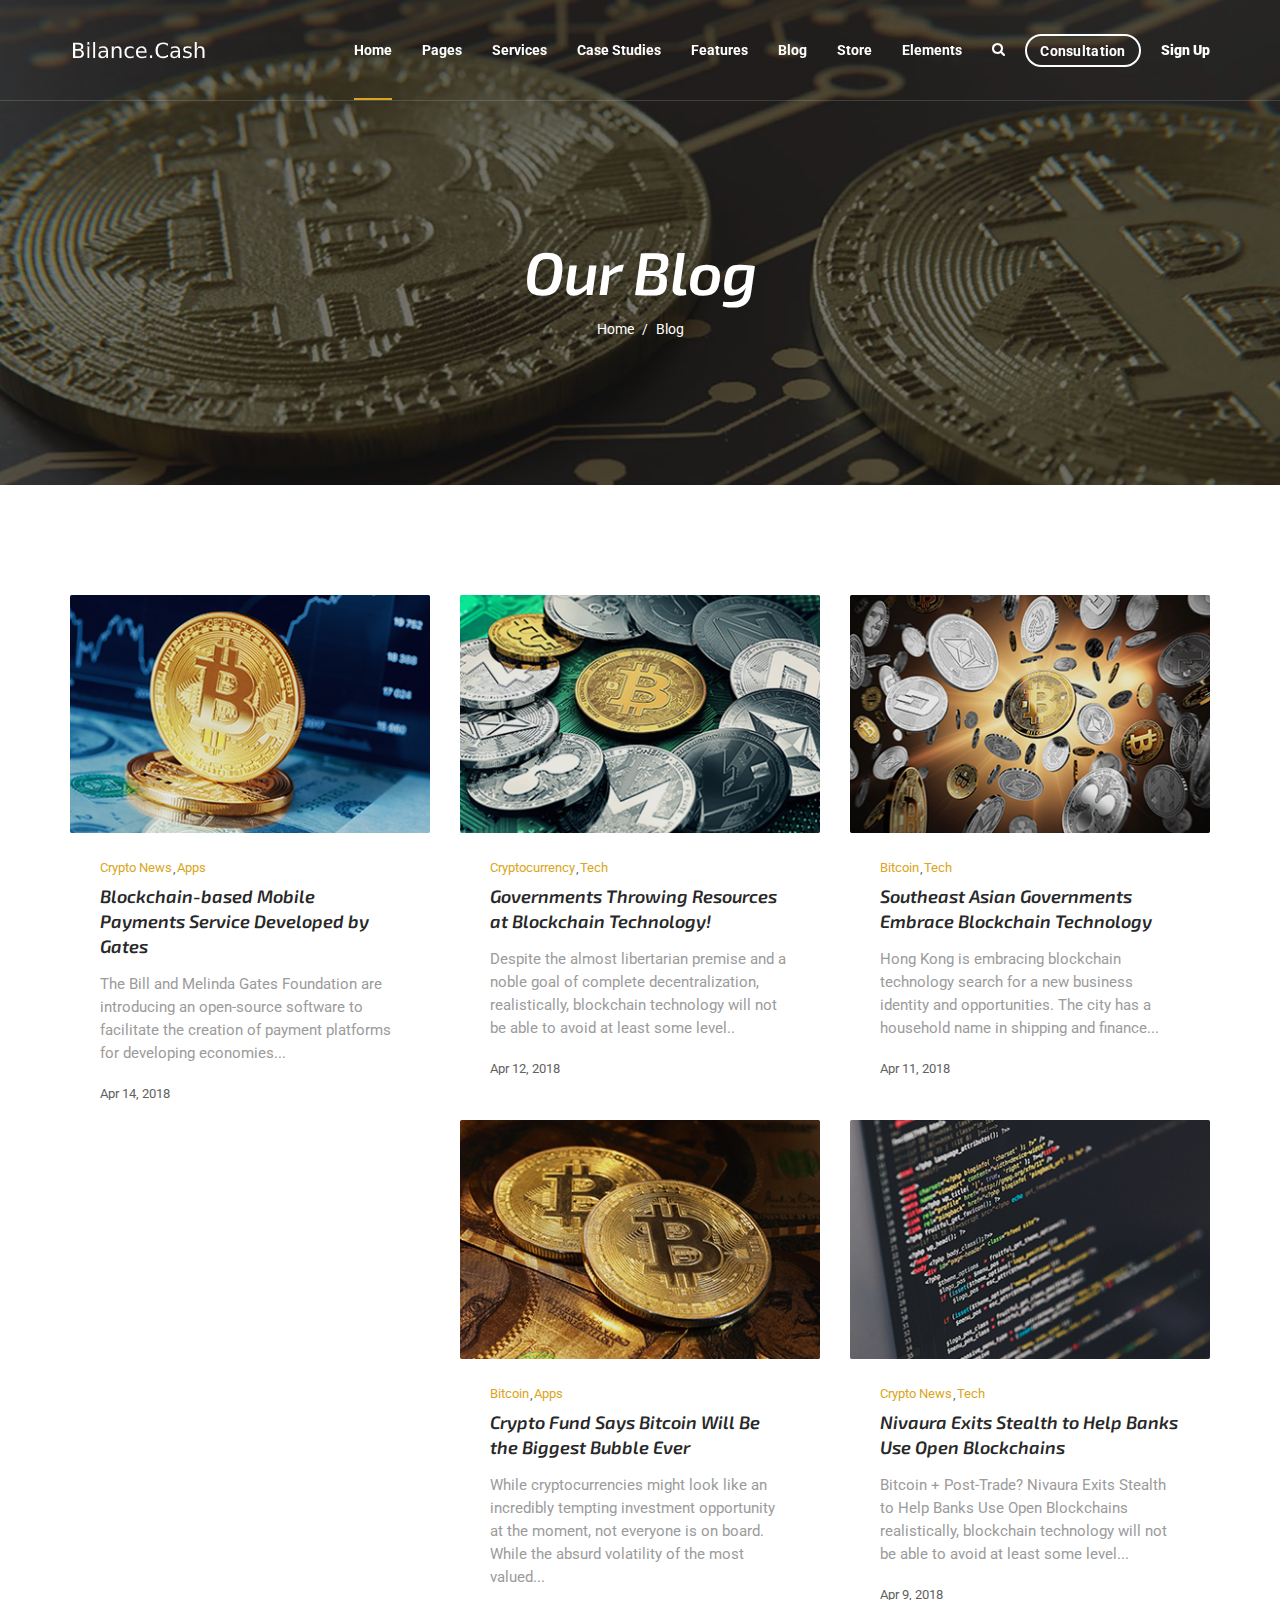
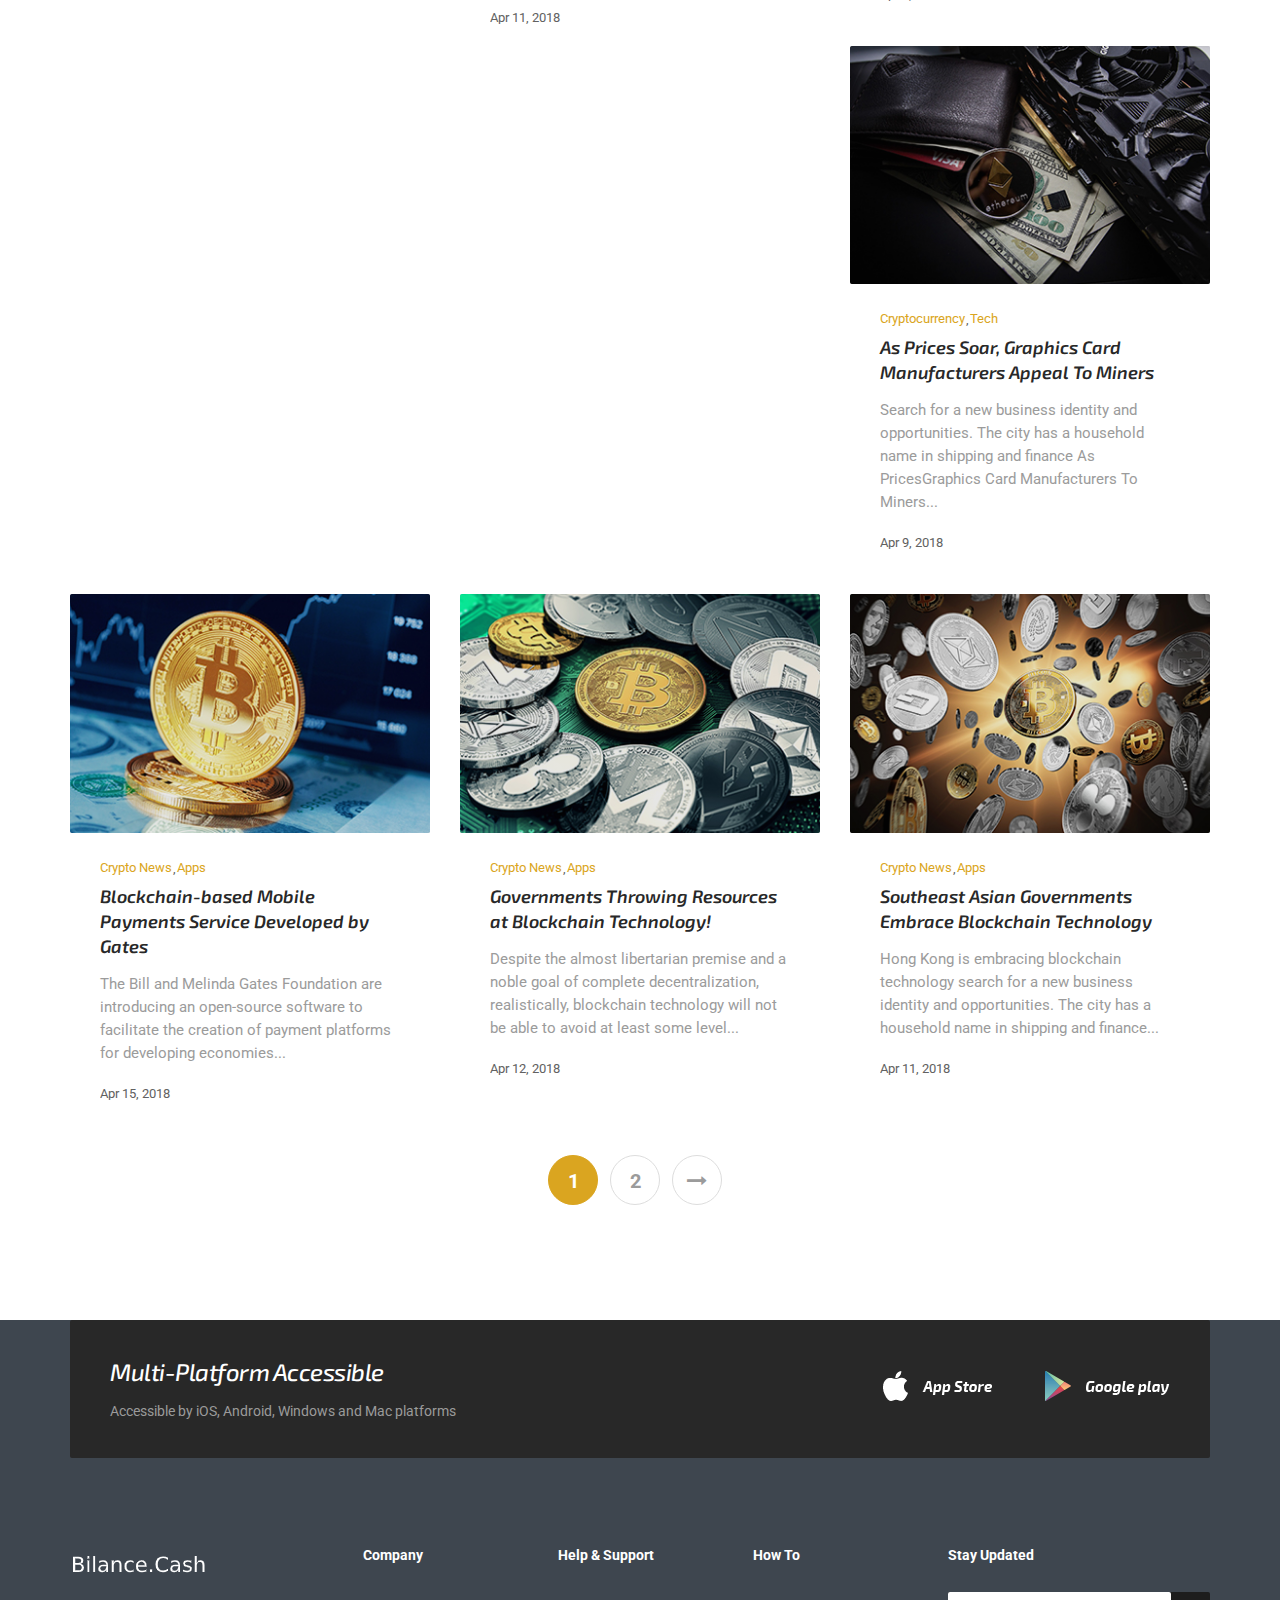
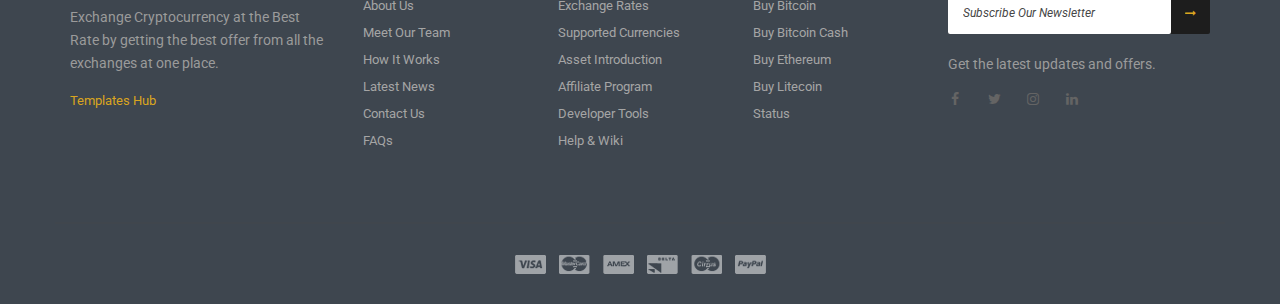
<file: blog-grid.html>
<!DOCTYPE html>
<html dir="ltr" lang="en-US">

<meta http-equiv="content-type" content="text/html;charset=UTF-8" />
<head>
<!-- Document Meta
    ============================================= -->
<meta charset="utf-8">
<meta http-equiv="X-UA-Compatible" content="IE=edge">
<!--IE Compatibility Meta-->
<meta name="author" content="zytheme"/>
<meta name="viewport" content="width=device-width, initial-scale=1, maximum-scale=1">
<meta name="description" content="Bitcoin And Crypto Currency Html5 Template">
<link href="assets/images/favicon/favicon.png" rel="icon">

<!-- Fonts
    ============================================= -->
<link href="http://fonts.googleapis.com/css?family=Exo+2:300i,400,400i,500,500i,600,600i,700%7CRoboto:300i,400,400i,500,500i,700" rel="stylesheet" type="text/css">

<!-- Stylesheets
    ============================================= -->
<link href="assets/css/external.css" rel="stylesheet">
<link href="assets/css/bootstrap.min.css" rel="stylesheet">
<link href="assets/css/style.css" rel="stylesheet">

<!-- HTML5 shim, for IE6-8 support of HTML5 elements. All other JS at the end of file. -->
<!--[if lt IE 9]>
      <script src="assets/js/html5shiv.js"></script>
      <script src="assets/js/respond.min.js"></script>
    <![endif]-->

<!-- Document Title
    ============================================= -->
<title>Cryptech | Bitcoin And Crypto Currency Html5 Template</title>
</head>
<body>
<div class="preloader">
	<div class="signal"></div>
</div><!-- Document Wrapper
	============================================= -->
	<div id="wrapper" class="wrapper clearfix">
<header id="navbar-spy" class="header header-1 header-transparent header-bordered header-fixed">
	<nav id="primary-menu" class="navbar navbar-fixed-top">
		<div class="container">
			<!-- Brand and toggle get grouped for better mobile display -->
			<div class="navbar-header">
				<button type="button" class="navbar-toggle collapsed" data-toggle="collapse" data-target="#navbar-collapse-1" aria-expanded="false">
				<span class="sr-only">Toggle navigation</span>
				<span class="icon-bar"></span>
				<span class="icon-bar"></span>
				<span class="icon-bar"></span>
				</button>
				<a class="logo" href="index.html">
					<img class="logo-light" src="assets/images/logo/logo-light.png" alt="Enrmous Logo">
					<img class="logo-dark" src="assets/images/logo/logo-dark.png" alt="Enrmous Logo">
				</a>
			</div>
			
			<!-- Collect the nav links, forms, and other content for toggling -->
			<div class="collapse navbar-collapse pull-right" id="navbar-collapse-1">
				<ul class="nav navbar-nav navbar-left nav-pos-right">
				<!-- Home Menu-->
	<li class="has-dropdown active">
		<a href="#" data-toggle="dropdown" class="dropdown-toggle menu-item">Home</a>
		<ul class="dropdown-menu">
			<li>
				<a href="home-consulting.html">Home Consulting</a>
			</li>
			<li>
				<a href="home-blockchain.html">Home blockchain</a>
			</li>
			<li>
				<a href="index.html">Home advisor</a>
			</li>
			<li>
				<a href="home-ico.html">Home ICO</a>
			</li>
			<li>
				<a href="home-investment.html">Home investment</a>
			</li>
			<li>
				<a href="home-corporation.html">Home corporation</a>
			</li>
		</ul>
	</li>
	<!-- li end -->

	<!-- Pages Menu -->
	<li class="has-dropdown"> 
		<a href="#" data-toggle="dropdown" class="dropdown-toggle link-hover" data-hover="pages">Pages</a>
		<ul class="dropdown-menu">
			<li>
				<a href="page-about.html">About US</a>
			</li>
			<li>
				<a href="page-our-team.html">our team</a>
			</li>
			<li>
				<a href="page-how-works.html">how it works</a>
			</li>
			<li>
				<a href="page-clients.html">our clients</a>
			</li>
			<li>
				<a href="page-gallery.html">our gallery</a>
			</li>
			<li>
				<a href="page-contact.html">contacts</a>
			</li>
			<li>
				<a href="page-faqs.html">FAQs</a>
			</li>
			<li>
				<a href="page-consultation.html">consultation</a>
			</li>
		</ul>
	</li>
	<!-- li end -->
	<!-- Services Menu-->
	<li class="has-dropdown">
		<a href="#" data-toggle="dropdown" class="dropdown-toggle menu-item">services</a>
		<ul class="dropdown-menu">
			<li>
				<a href="services-grid.html">services grid</a>
			</li>
			<li>
				<a href="services-single.html">services single</a>
			</li>
			<li>
				<a href="page-exchanges-rates.html">exchanges rates</a>
			</li>
			<li>
				<a href="page-market-data.html">market data</a>
			</li>
			<li>
				<a href="page-wallet.html">crypto wallet</a>
			</li>
			<li>
				<a href="page-pricing.html">pricing</a>
			</li>
		</ul>
	</li>
	<!-- li end -->
	<!-- Studies Menu-->
	<li class="has-dropdown">
		<a href="#" data-toggle="dropdown" class="dropdown-toggle menu-item">Case Studies</a>
		<ul class="dropdown-menu">
			<li>
				<a href="case-studies.html">our studies</a>
			</li>
			<li>
				<a href="case-study-single-1.html">case single 1</a>
			</li>
			<li>
				<a href="case-study-single-2.html">case single 2</a>
			</li>
		</ul>
	</li>
	<!-- li end -->
	<!-- Features Menu-->
	<li class="has-dropdown">
		<a href="#" data-toggle="dropdown" class="dropdown-toggle menu-item">features</a>
		<ul class="dropdown-menu">
			<li class="dropdown-submenu">
				<a href="#" data-toggle="dropdown" class="dropdown-toggle">revolution sliders</a>
				<ul class="dropdown-menu">
					<li>
						<a href="slider-1.html">slider 1</a>
					</li>
					<li>
						<a href="slider-2.html">slider 2</a>
					</li>
					<li>
						<a href="slider-3.html">slider 3</a>
					</li>
					<li>
						<a href="slider-4.html">slider 4</a>
					</li>
					<li>
						<a href="slider-5.html">slider 5</a>
					</li>
					<li>
						<a href="slider-6.html">slider 6</a>
					</li>
				</ul>
			</li>
 
			<li class="dropdown-submenu">
				<a href="#" data-toggle="dropdown" class="dropdown-toggle">Headers</a>
                <ul class="dropdown-menu">
                    <li>
                        <a href="header-1.html">header 1</a>
                    </li>
                    <li>
                        <a href="header-2.html">header 2</a>
                    </li>
                </ul>
			</li>			
			
			<li class="dropdown-submenu">
				<a href="#" data-toggle="dropdown" class="dropdown-toggle">Footers</a>
				<ul class="dropdown-menu">
					<li>
						<a href="footer-1.html#footer">Footer 1</a>
					</li>
				</ul>
			</li>
			<li class="dropdown-submenu">
				<a href="#" data-toggle="dropdown" class="dropdown-toggle">page titels</a>
				<ul class="dropdown-menu">
					<li>
						<a href="page-title-1.html">page title 1</a>
					</li>
					<li>
						<a href="page-title-2.html">page title 2</a>
					</li>
					<li>
						<a href="page-title-3.html">page title 3</a>
					</li>
					<li>
						<a href="page-title-4.html">page title 4</a>
					</li>
				</ul>
			</li>
 		</ul>
	</li>
	<!-- li end -->
	<!-- Blog Menu-->
	<li class="has-dropdown">
		<a href="#" data-toggle="dropdown" class="dropdown-toggle menu-item">Blog</a>
		<ul class="dropdown-menu">
			<li>
				<a href="blog-grid.html">blog grid</a>
			</li>
			<li>
				<a href="blog-standard.html">blog standard</a>
			</li>
			<li>
				<a href="blog-single.html">blog single</a>
			</li>
		</ul>
	</li>
	<!-- li end -->

	<!-- shop Menu -->
	<li class="has-dropdown">
		<a href="#" data-toggle="dropdown" class="dropdown-toggle menu-item" data-hover="shop">store</a>
		<ul class="dropdown-menu">
			<li>
				<a href="store-4columns.html">store 4columns</a>
			</li>
			<li>
				<a href="store-with-sidebar.html">store sidebar</a>
			</li>
			<li>
				<a href="store-single.html">store single</a>
			</li>
		</ul>
	</li>
	<!-- li end -->
	
	<!-- Elements Menu -->
	<li class="has-dropdown mega-dropdown">
		<a href="#" data-toggle="dropdown" class="dropdown-toggle menu-item">elements</a>
		<ul class="dropdown-menu mega-dropdown-menu">
			<li>
				<div class="container">
					<div class="row">
						<!-- Column #1 -->
						<div class="col-md-3">
							<ul>
								<li>
									<a href="elements-testimonials.html"><i class="fa fa-quote-right"></i>testimonials</a>
								</li>
								<li>
									<a href="elements-video-buttons.html"><i class="fa fa-toggle-right"></i>video buttons</a>
								</li>
								<li>
									<a href="elements-clients.html"><i class="fa fa-user"></i>clients</a>
								</li>
							</ul>
						</div>
						<!-- .col-md-3 end -->
						
						<!-- Column #2 -->
						<div class="col-md-3">
							<ul>
								<li>
									<a href="elements-accordion.html"><i class="fa fa-server"></i>accordion</a>
								</li>
								<li>
									<a href="elements-cta.html"><i class="fa fa-child"></i>call to action</a>
								</li>
								<li>
									<a href="elements-contact-form.html"><i class="fa fa-desktop"></i>contact form</a>
								</li>
							</ul>
						</div>
						<!-- .col-md-3 end -->
						
						<!-- Column #3 -->
						<div class="col-md-3">
							<ul>
				                <li>
									<a href="elements-team.html"><i class="fa fa-group"></i>team variations</a>
								</li>
								<li>
									<a href="elements-countdown.html"><i class="fa fa-bomb"></i>countdown</a>
								</li>
								<li>
									<a href="elements-counters.html"><i class="fa fa-dashboard"></i>counters</a>
								</li>

							</ul>
						</div>
						<!-- .col-md-3 end -->
						
						<!-- Column #4 -->
						<div class="col-md-3">
							<ul>
								<li>
									<a href="elements-featured.html"><i class="fa fa-sliders"></i>featured box</a>
								</li>
				                <li>
									<a href="elements-pricing.html"><i class="fa fa-exchange"></i>pricing</a>
								</li>
							</ul>
						</div>
						<!-- .col-md-3 end -->
					</div>
					<!-- .row end -->
				</div>
				<!-- container end -->
			</li>
		</ul>
		<!-- .mega-dropdown-menu end -->
	</li>				</ul>
				<!-- Module Search -->
				<div class="module module-search pull-left">
					<div class="module-icon search-icon">
						<i class="fa fa-search"></i>
						<span class="title">search</span>
					</div>
					<div class="module-content module-fullscreen module--search-box">
						<div class="pos-vertical-center">
						<div class="container">
							<div class="row">
								<div class="col-xs-12 col-sm-12 col-md-8 col-md-offset-2">
									<form class="form-search">
										<input type="text" class="form-control" placeholder="Search...">
									</form><!-- .form-search end -->
								</div><!-- .col-md-8 end -->
							</div><!-- .row end -->
						</div><!-- .container end -->
					</div>
						<a class="module-cancel" href="#"><i class="fa fa-close"></i></a>
					</div>
				</div><!-- .module-search end -->				<!-- Module Consultation  -->
<div class="module module-consultation pull-left">
	<a href="page-consultation.html" class="btn btn--white btn--bordered btn--rounded">Consultation</a>
</div>				<!-- Module Signup  -->
<div class="module module-signup pull-left">
	<a class="btn-popup" data-toggle="modal" data-target="#signupModule">Sign Up</a>
	<div class="modal fade signup-popup" tabindex="-1" role="dialog" id="signupModule">
		<div class="modal-dialog modal-lg" role="document">
			<div class="modal-content">
				<div class="modal-body">
						<div class="row">
					<div class="signup-form-container text-center">
							<h4>signup</h4>
							<form id="signupPopupForm" method="post" action="http://localhost/template/niche/cryptech/html/dev/assets/php/signuppopup.php" class="signupform">
								<input type="text" class="form-control" name="signup-name" id="name" placeholder="Name" required>
								<input type="email" class="form-control" name="signup-email" id="email" placeholder="Email">
								<input type="password" class="form-control" name="signup-pass" id="password" placeholder="Password" required>
								<div class="input-checkbox">
									<label class="label-checkbox">
									  <input type="checkbox" name="agree"/>
									  <span class="check-indicator"></span>
									</label>
									<p>I agree to the terms & conditions</p> 
								</div>
								 <input type="submit" value="Sign Up" name="submit" class="btn btn--primary btn--block">
							</form>
							<!-- form end -->
									<div class="signin">
								<a href="#">Sign In Here</a>
							</div>
						</div>
					<!-- .signup-form end -->
						</div>
				</div>
			</div>
			<!-- /.modal-content -->
		</div>
		<!-- /.modal-dialog -->
	</div>
	<!-- /.modal -->
</div>			</div>
			<!-- /.navbar-collapse -->
		</div>
		<!-- /.container-fluid -->
	</nav>

</header>
<!-- Page Title #1
============================================= -->
<section id="page-title" class="page-title bg-overlay bg-overlay-dark bg-parallax">
	<div class="bg-section">
		<img src="assets/images/page-titles/2.jpg" alt="Background"/>
	</div>
	<div class="container">
		<div class="row">
			<div class="col-xs-12 col-sm-12 col-md-12">
				<div class="title title-6 text-center">
                    <div class="title--heading">
                        <h1>Our Blog</h1>
                    </div>
					<div class="clearfix"></div>
					<ol class="breadcrumb">
						<li><a href="index.html">Home</a></li>
						<li class="active">blog</li>
					</ol>
				</div><!-- .title end -->
			</div><!-- .col-md-12 end -->
		</div><!-- .row end -->
	</div><!-- .container end -->
</section><!-- #page-title end -->

<!-- Blog Grid
======================================= -->
<section id="blog" class="blog blog-grid">
	<div class="container">
		<div class="row">
			<!-- Blog Entry #1 -->
			<div class="col-xs-12 col-sm-6 col-md-4">
				<div class="blog-entry">
					<div class="entry--img">
						<a href="#">
                            <img src="assets/images/blog/grid/1.jpg" alt="entry image"/>
                            <div class="entry--overlay"></div>
                        </a>
					</div><!-- .entry-img end -->
					<div class="entry--content">
						<div class="entry--meta">
						     <a href="#">Crypto News</a><a href="#">Apps</a> 
						</div>
						<div class="entry--title">
							<h4><a href="#">Blockchain-based Mobile Payments Service Developed by Gates</a></h4>
						</div>
						<div class="entry--bio">
                            The Bill and Melinda Gates Foundation are introducing an open-source software to facilitate the creation of payment platforms for developing economies...
                        </div>
						<div class="entry--footer">
							<div class="entry--date">
								Apr 14, 2018
							</div>
						</div>
					</div>
					<!-- .entry-content end -->
				</div>
				<!-- .blog-entry end -->
			</div>
			<!-- .col-md-4 end -->

			<!-- Blog Entry #2 -->
			<div class="col-xs-12 col-sm-6 col-md-4">
				<div class="blog-entry">
					<div class="entry--img">
						<a href="#">
                            <img src="assets/images/blog/grid/2.jpg" alt="entry image"/>
                        <div class="entry--overlay"> </div>
</a>
                       
					</div><!-- .entry-img end -->
					<div class="entry--content">
						<div class="entry--meta">
						     <a href="#">Cryptocurrency</a><a href="#">Tech</a> 
						</div>
						<div class="entry--title">
							<h4><a href="#">Governments Throwing Resources at Blockchain Technology!</a></h4>
						</div>
						<div class="entry--bio">
                           Despite the almost libertarian premise and a noble goal of complete decentralization, realistically, blockchain technology will not be able to avoid at least some level..
                        </div>
						<div class="entry--footer">
							<div class="entry--date">
								Apr 12, 2018
							</div>
						</div>
					</div>
					<!-- .entry-content end -->
				</div>
				<!-- .blog-entry end -->
			</div>
			<!-- .col-md-4 end -->

			<!-- Blog Entry #3 -->
            <div class="col-xs-12 col-sm-6 col-md-4">
				<div class="blog-entry">
					<div class="entry--img">
						<a href="#">
                            <img src="assets/images/blog/grid/3.jpg" alt="entry image"/>
                        <div class="entry--overlay"> </div>
</a>
                       
					</div><!-- .entry-img end -->
					<div class="entry--content">
						<div class="entry--meta">
						     <a href="#">Bitcoin</a><a href="#">Tech</a> 
						</div>
						<div class="entry--title">
							<h4><a href="#">Southeast Asian Governments Embrace Blockchain Technology</a></h4>
						</div>
						<div class="entry--bio">
                            Hong Kong is embracing blockchain technology search for a new business identity and opportunities. The city has a household name in shipping and finance...
                        </div>
						<div class="entry--footer">
							<div class="entry--date">
								Apr 11, 2018
							</div>
						</div>
					</div>
					<!-- .entry-content end -->
				</div>
				<!-- .blog-entry end -->
			</div>
			<!-- .col-md-4 end -->

			<!-- Blog Entry #4 -->
			<div class="col-xs-12 col-sm-6 col-md-4">
				<div class="blog-entry">
					<div class="entry--img">
						<a href="#">
                            <img src="assets/images/blog/grid/4.jpg" alt="entry image"/>
                        <div class="entry--overlay"> </div>
</a>
                       
					</div><!-- .entry-img end -->
					<div class="entry--content">
						<div class="entry--meta">
						     <a href="#">Bitcoin</a><a href="#">Apps</a> 
						</div>
						<div class="entry--title">
							<h4><a href="#">Crypto Fund Says Bitcoin Will Be the Biggest Bubble Ever</a></h4>
						</div>
						<div class="entry--bio">
                            While cryptocurrencies might look like an incredibly tempting investment opportunity at the moment, not everyone is on board. While the absurd volatility of the most valued...
                        </div>
						<div class="entry--footer">
							<div class="entry--date">
								Apr 11, 2018
							</div>
						</div>
					</div>
					<!-- .entry-content end -->
				</div>
				<!-- .blog-entry end -->
			</div>
			<!-- .col-md-4 end -->

			<!-- Blog Entry #5 -->
			<div class="col-xs-12 col-sm-6 col-md-4">
				<div class="blog-entry">
					<div class="entry--img">
						<a href="#">
                            <img src="assets/images/blog/grid/5.jpg" alt="entry image"/>
                        <div class="entry--overlay"> </div>
</a>
                       
					</div><!-- .entry-img end -->
					<div class="entry--content">
						<div class="entry--meta">
						     <a href="#">Crypto News</a><a href="#">Tech</a> 
						</div>
						<div class="entry--title">
							<h4><a href="#">Nivaura Exits Stealth to Help Banks Use Open Blockchains</a></h4>
						</div>
						<div class="entry--bio">
                            Bitcoin + Post-Trade? Nivaura Exits Stealth to Help Banks Use Open Blockchains realistically, blockchain technology will not be able to avoid at least some level...
                        </div>
						<div class="entry--footer">
							<div class="entry--date">
								Apr 9, 2018
							</div>
						</div>
					</div>
					<!-- .entry-content end -->
				</div>
				<!-- .blog-entry end -->
 			</div>
			<!-- .col-md-4 end -->

			<!-- Blog Entry #6 -->
			<div class="col-xs-12 col-sm-6 col-md-4">
				<div class="blog-entry">
					<div class="entry--img">
						<a href="#">
                            <img src="assets/images/blog/grid/6.jpg" alt="entry image"/>
                        <div class="entry--overlay"> </div>
</a>
                       
					</div><!-- .entry-img end -->
					<div class="entry--content">
						<div class="entry--meta">
						     <a href="#">Cryptocurrency</a><a href="#">Tech</a> 
						</div>
						<div class="entry--title">
							<h4><a href="#">As Prices Soar, Graphics Card Manufacturers Appeal To Miners</a></h4>
						</div>
						<div class="entry--bio">
                            Search for a new business identity and opportunities. The city has a household name in shipping and finance As PricesGraphics Card Manufacturers To Miners...
                        </div>
						<div class="entry--footer">
							<div class="entry--date">
								Apr 9, 2018
							</div>
						</div>
					</div>
					<!-- .entry-content end -->
				</div>
				<!-- .blog-entry end -->
			</div>
			<!-- .col-md-4 end -->

			<!-- Blog Entry #7 -->
			<div class="col-xs-12 col-sm-6 col-md-4">
				<div class="blog-entry">
					<div class="entry--img">
						<a href="#">
                            <img src="assets/images/blog/grid/7.jpg" alt="entry image"/>
                        <div class="entry--overlay"> </div>
</a>
                       
					</div><!-- .entry-img end -->
					<div class="entry--content">
						<div class="entry--meta">
						     <a href="#">Crypto News</a><a href="#">Apps</a> 
						</div>
						<div class="entry--title">
							<h4><a href="#">Blockchain-based Mobile Payments Service Developed by Gates</a></h4>
						</div>
						<div class="entry--bio">
                            The Bill and Melinda Gates Foundation are introducing an open-source software to facilitate the creation of payment platforms for developing economies...
                        </div>
						<div class="entry--footer">
							<div class="entry--date">
								Apr 15, 2018
							</div>
						</div>
					</div>
					<!-- .entry-content end -->
				</div>
				<!-- .blog-entry end -->
			</div>
			<!-- .col-md-4 end -->

			<!-- Blog Entry #8 -->
			<div class="col-xs-12 col-sm-6 col-md-4">
				<div class="blog-entry">
					<div class="entry--img">
						<a href="#">
                            <img src="assets/images/blog/grid/8.jpg" alt="entry image"/>
                        <div class="entry--overlay"> </div>
</a>
                       
					</div><!-- .entry-img end -->
					<div class="entry--content">
						<div class="entry--meta">
						     <a href="#">Crypto News</a><a href="#">Apps</a> 
						</div>
						<div class="entry--title">
							<h4><a href="#">Governments Throwing Resources at Blockchain Technology!</a></h4>
						</div>
						<div class="entry--bio">
                            Despite the almost libertarian premise and a noble goal of complete decentralization, realistically, blockchain technology will not be able to avoid at least some level...
                        </div>
						<div class="entry--footer">
							<div class="entry--date">
								Apr 12, 2018
							</div>
						</div>
					</div>
					<!-- .entry-content end -->
				</div>
				<!-- .blog-entry end -->
			</div>
			<!-- .col-md-4 end -->

			<!-- Blog Entry #9 -->
			<div class="col-xs-12 col-sm-6 col-md-4">
				<div class="blog-entry">
					<div class="entry--img">
						<a href="#">
                            <img src="assets/images/blog/grid/9.jpg" alt="entry image"/>
                        <div class="entry--overlay"> </div>
</a>
                       
					</div><!-- .entry-img end -->
					<div class="entry--content">
						<div class="entry--meta">
						     <a href="#">Crypto News</a><a href="#">Apps</a> 
						</div>
						<div class="entry--title">
							<h4><a href="#">Southeast Asian Governments Embrace Blockchain Technology</a></h4>
						</div>
						<div class="entry--bio">
                            Hong Kong is embracing blockchain technology search for a new business identity and opportunities. The city has a household name in shipping and finance...
                        </div>
						<div class="entry--footer">
							<div class="entry--date">
								Apr 11, 2018
							</div>
						</div>
					</div>
					<!-- .entry-content end -->
				</div>
				<!-- .blog-entry end -->
			</div>
			<!-- .col-md-4 end -->
 		</div>
		<!-- .row end -->
		<div class="row">
			<div class="col-xs-12 col-sm-12 col-md-12 clearfix mt-10 text--center">
				<ul class="pagination">
					<li class="active"><a href="#">1</a>
					</li>
					<li><a href="#">2</a>
					</li>
					<li>
                        <a href="#" aria-label="Next">
                            <span aria-hidden="true"><i class="fa fa-long-arrow-right"></i></span>
                        </a>
					</li>
				</ul>
			</div>
			<!-- .col-md-12 end -->
		</div>
		<!-- .row end -->
	</div>
	<!-- .container end -->
</section>
<!-- #blog end -->

<!-- Footer #1
============================================= -->
<footer id="footer" class="footer footer-1">
	<!-- Copyrights
	============================================= -->
	<div class="footer--action">
		<div class="container">
			<div class="row">
				<div class="col-xs-12 col-sm-12 col-md-12">
					<div class="footer--action-container">
						<div class="row">
							<div class="col-xs-12 col-sm-7 col-md-6">
								<h3>Multi-Platform Accessible</h3>
								<p>Accessible by iOS, Android, Windows and Mac platforms</p>
							</div>
							<div class="col-xs-12 col-sm-5 col-md-6">
								<div class="action-button">
									<a href="#">
										<img src="assets/images/footer/app-store.png" alt="app store">
									</a>
									<a href="#">
										<img src="assets/images/footer/google-play.png" alt="app store">
									</a>
								</div>
							</div>
						</div>
					</div>
					
				</div>
			</div>
		</div><!-- .container end -->
	</div><!-- .footer-action end -->
	
	<!-- Widget Section
	============================================= -->
	<div class="footer-widget">
		<div class="container">
			<div class="row clearfix">
				<div class="col-xs-12 col-sm-4 col-md-3 footer--widget widget-about">
					<div class="widget-content">
						<img class="footer-logo" src="assets/images/logo/logo-light.png" alt="logo">
						<p>Exchange Cryptocurrency at the Best Rate by getting the best offer from all the exchanges at one place.</p>
						<div class="copyright">
							<span><a target="_blank" href="https://templateshub.net">Templates Hub</a>
						</div>
					</div>
				</div><!-- .col-md-3 end -->
				<div class="col-xs-12 col-sm-4 col-md-2 footer--widget widget-links">
					<div class="widget-title">
						<h5>Company</h5>
					</div>
					<div class="widget-content">
						<ul>
							<li><a href="#">About Us</a></li>
							<li><a href="#">Meet Our Team</a></li>
							<li><a href="#">How It Works</a></li>
							<li><a href="#">Latest News</a></li>
							<li><a href="#">Contact Us</a></li>
							<li><a href="#">FAQs</a></li>
						</ul>
					</div>
				</div><!-- .col-md-2 end -->
				
				<div class="col-xs-12 col-sm-4 col-md-2 footer--widget widget-links">
					<div class="widget-title">
						<h5>Help & Support</h5>
					</div>
					<div class="widget-content">
						<ul>
							<li><a href="#">Exchange Rates</a></li>
							<li><a href="#">Supported Currencies</a></li>
							<li><a href="#">Asset Introduction</a></li>
							<li><a href="#">Affiliate Program</a></li>
							<li><a href="#">Developer Tools</a></li>
							<li><a href="#">Help & Wiki</a></li>
						</ul>
					</div>
				</div><!-- .col-md-2 end -->
				
				<div class="col-xs-12 col-sm-4 col-md-2 footer--widget widget-links">
					<div class="widget-title">
						<h5>How To</h5>
					</div>
					<div class="widget-content">
						<ul>
							<li><a href="#">Buy Bitcoin</a></li>
							<li><a href="#">Buy Bitcoin Cash</a></li>
							<li><a href="#">Buy Ethereum</a></li>
							<li><a href="#">Buy Litecoin</a></li>
							<li><a href="#">Status</a></li>
						</ul>
					</div>
				</div><!-- .col-md-2 end -->

				<div class="col-xs-12 col-sm-4 col-md-3 footer--widget widget-newsletter">
					<div class="widget-title">
						<h5>Stay Updated</h5>
					</div>
					<div class="widget-content">
						<form class="form-newsletter mailchimp">
							<input type="email" name="email" class="form-control" placeholder="Subscribe Our Newsletter">
							<button type="submit"><i class="fa fa-long-arrow-right"></i></button>
						</form>
						<div class="subscribe-alert"></div>
						<div class="clearfix"></div>
						<p>Get the latest updates and offers.</p>
						<div class="footer-social-icon">
							<a class="facebook" href="#">
								<i class="fa fa-facebook"></i><i class="fa fa-facebook"></i>
							</a>
							<a class="twitter" href="#" >
								<i class="fa fa-twitter"></i><i class="fa fa-twitter"></i>
							</a>
							<a class="instagram" href="#">
								<i class="fa fa-instagram"></i><i class="fa fa-instagram"></i>
							</a>	
							<a class="linkedin" href="#">
								<i class="fa fa-linkedin"></i><i class="fa fa-linkedin"></i>
							</a>
						</div>
					</div>
				</div><!-- .col-md-3 end -->
				<div class="clearfix"></div>
			</div>
		</div><!-- .container end -->
	</div><!-- .footer-widget end -->
	
	<!-- Copyrights
	============================================= -->
	<div class="footer--bar">
		<div class="container">
			<div class="row">
                <div class="col-xs-12 col-sm-12 col-md-12 text--center footer--copyright">
                    <div class="payment--methods text--center">
                        <a href="#" title="Visa"><img src="assets/images/footer/visa.png" alt="Visa"></a>
                        <a href="#" title="Mastercard"><img src="assets/images/footer/mastercard.png" alt="Mastercard"></a>
                        <a href="#" title="amex"> <img src="assets/images/footer/amex.png" alt="amex"></a>
                        <a href="#" title="Delta"><img src="assets/images/footer/delta.png" alt="Delta"> </a>
                        <a href="#" title="Cirrus"><img src="assets/images/footer/cirrus.png" alt="Cirrus"></a>
                        <a href="#" title="Paypal"><img src="assets/images/footer/paypal.png" alt="Paypal"></a>
                    </div>
                </div>
 			</div>
		</div><!-- .container end -->
	</div><!-- .footer-copyright end -->
</footer>


<div id="back-to-top" class="backtop"><i class="fa fa-long-arrow-up"></i></div>
 </div><!-- #wrapper end -->

<!-- Footer Scripts
============================================= -->
<script src="assets/js/jquery-2.2.4.min.js"></script>
<script src="assets/js/plugins.js"></script>
<script src="assets/js/functions.js"></script>
</body>

</html>
</file>
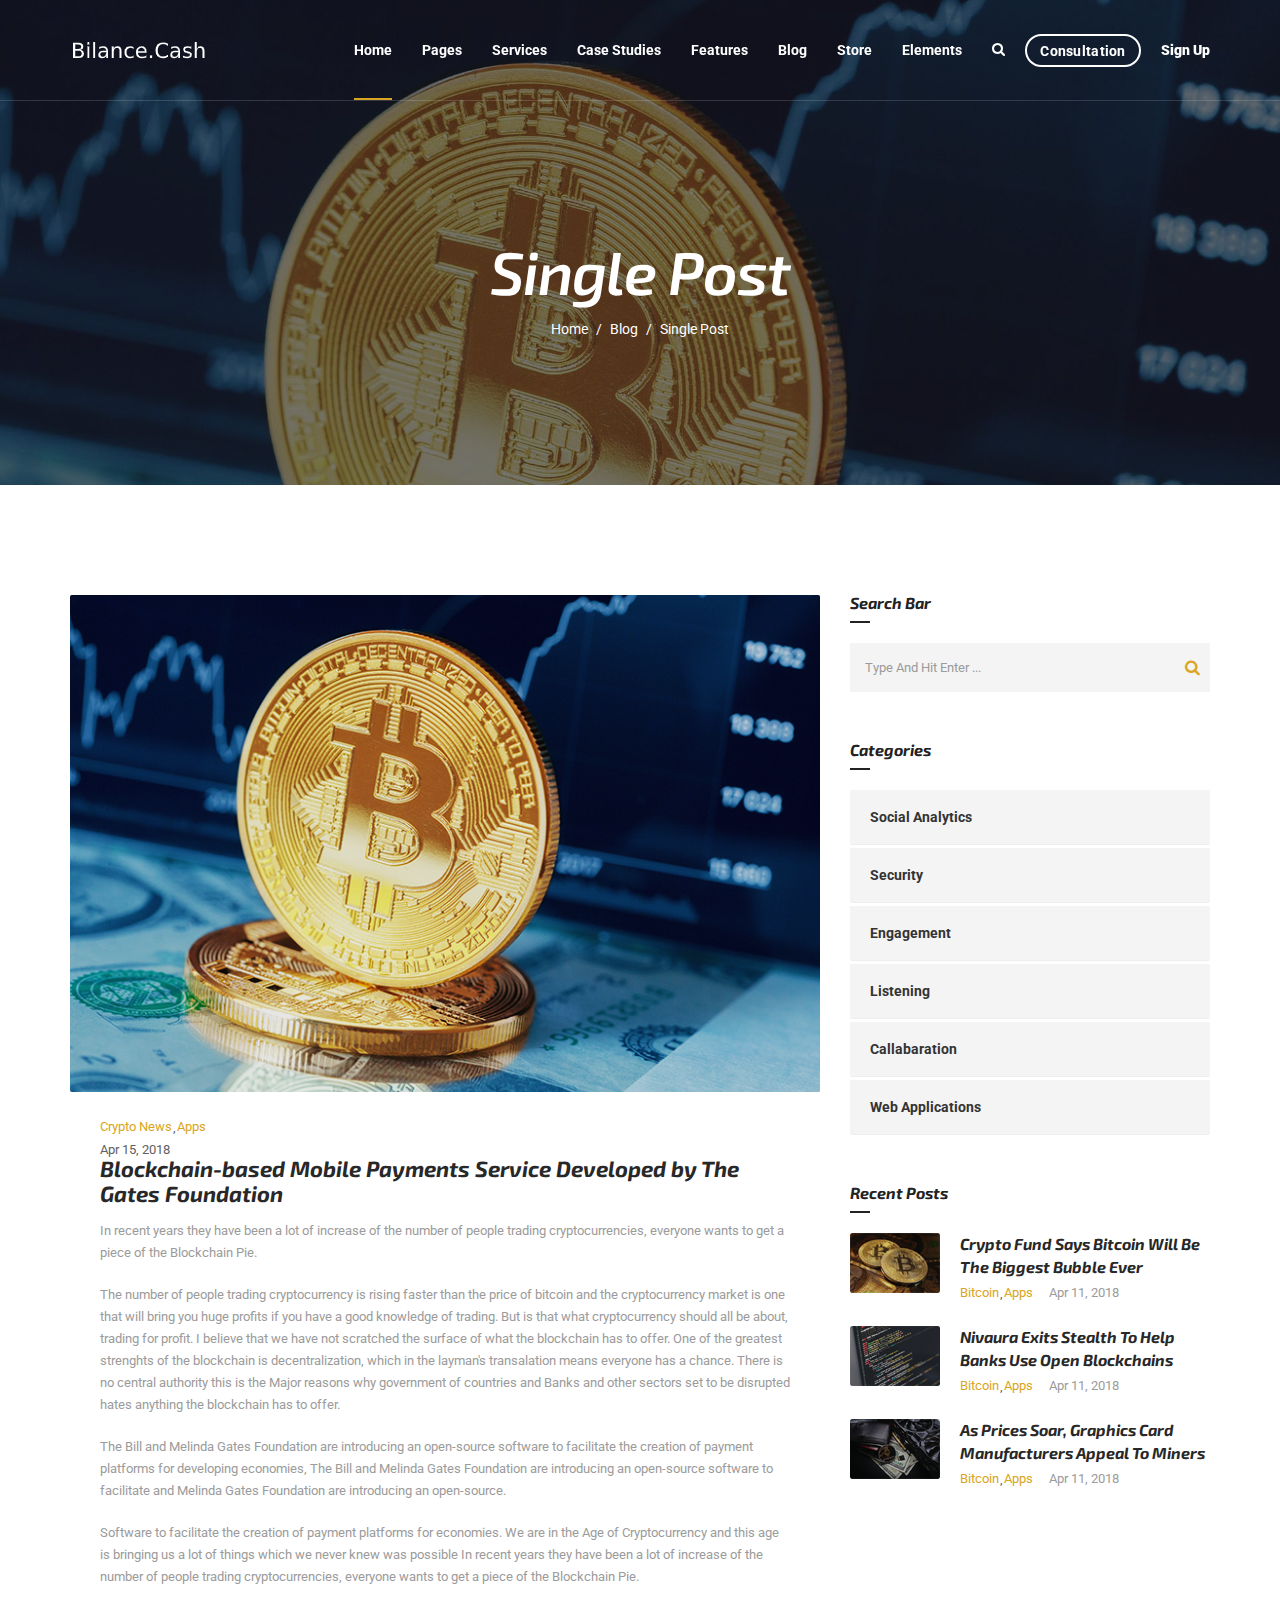
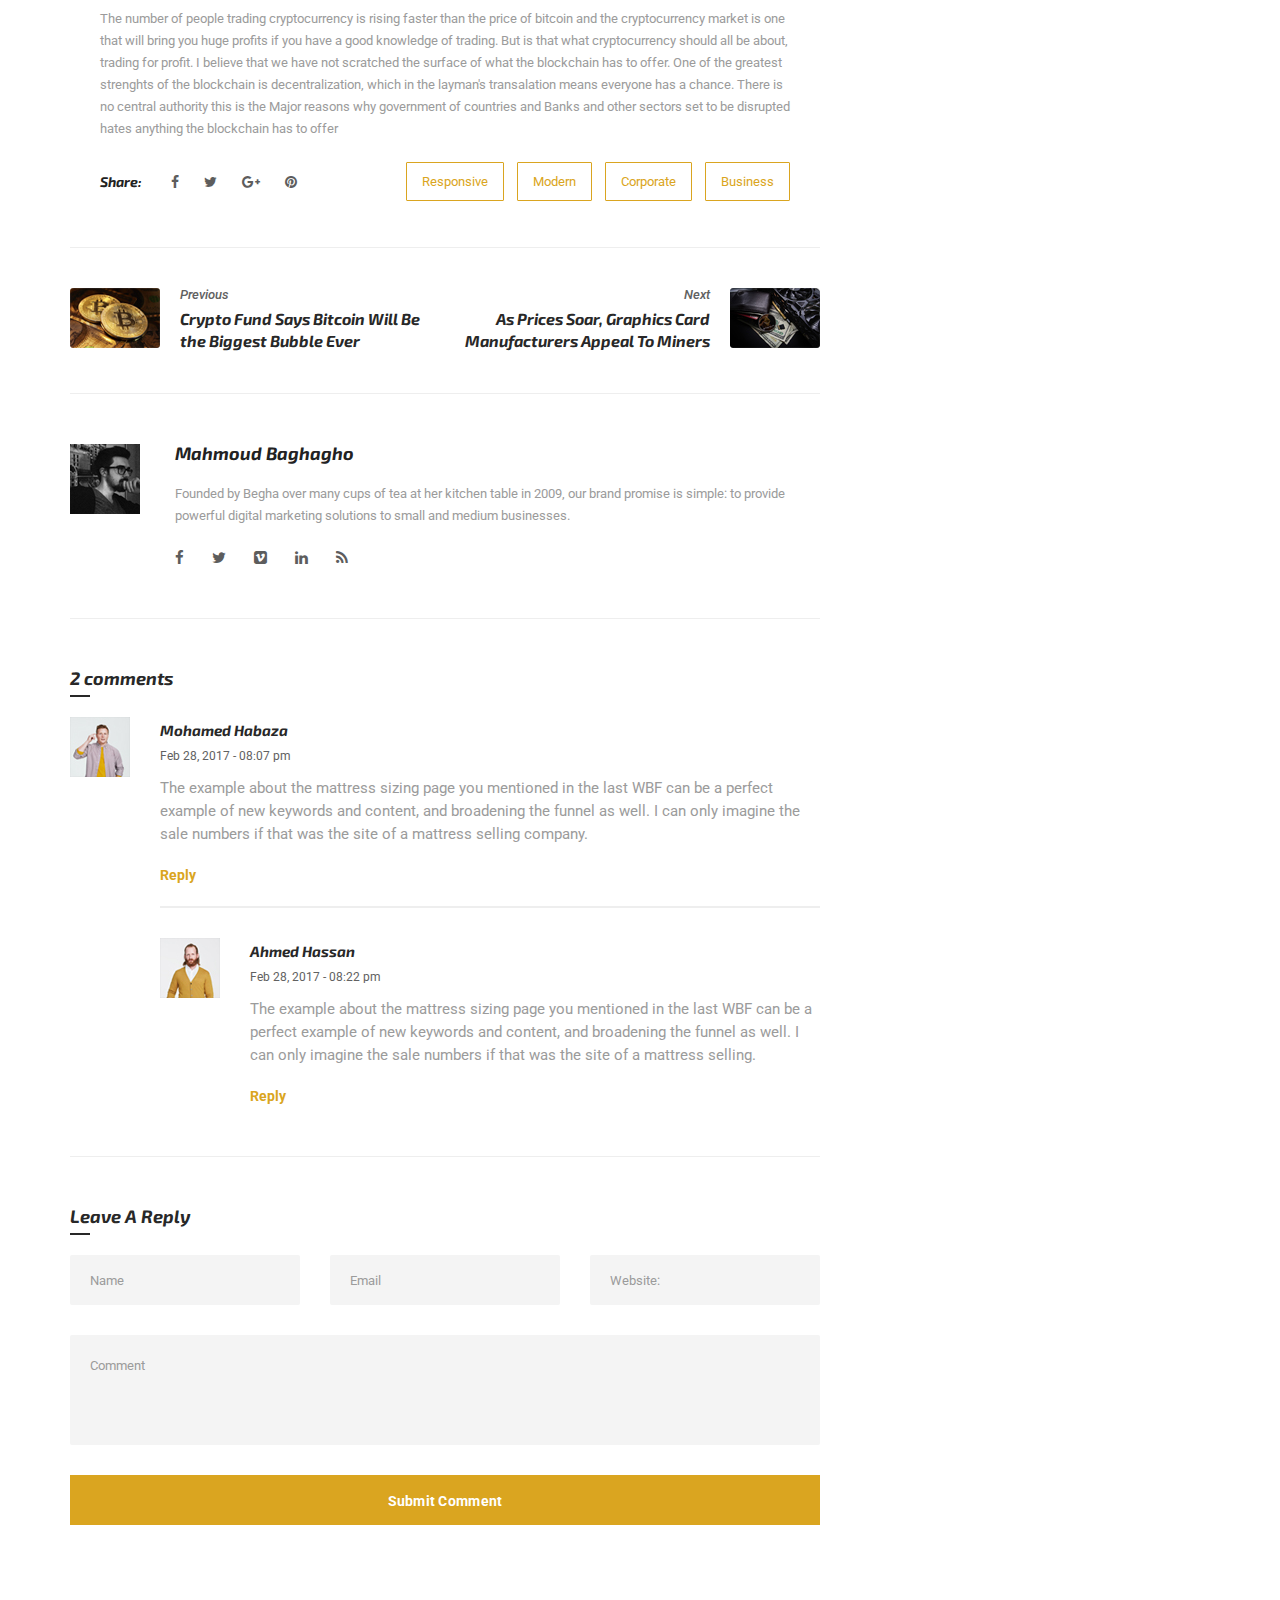
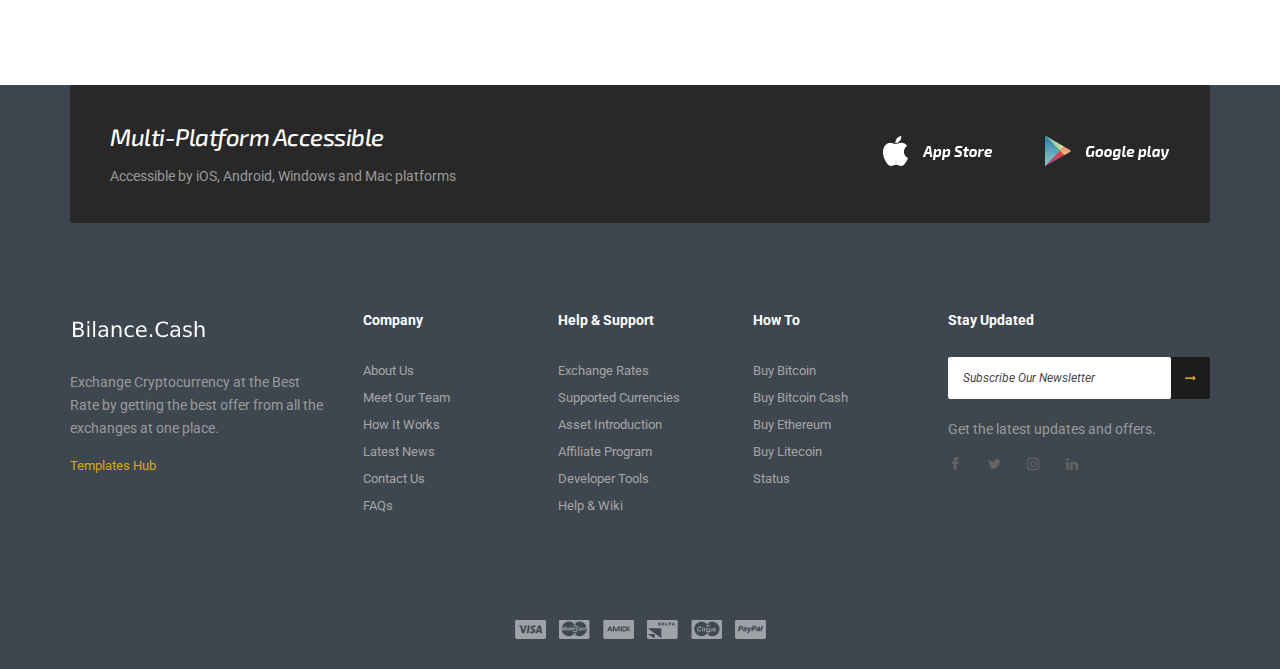
<file: blog-single.html>
<!DOCTYPE html>
<html dir="ltr" lang="en-US">

<meta http-equiv="content-type" content="text/html;charset=UTF-8" />
<head>
<!-- Document Meta
    ============================================= -->
<meta charset="utf-8">
<meta http-equiv="X-UA-Compatible" content="IE=edge">
<!--IE Compatibility Meta-->
<meta name="author" content="zytheme"/>
<meta name="viewport" content="width=device-width, initial-scale=1, maximum-scale=1">
<meta name="description" content="Bitcoin And Crypto Currency Html5 Template">
<link href="assets/images/favicon/favicon.png" rel="icon">

<!-- Fonts
    ============================================= -->
<link href="http://fonts.googleapis.com/css?family=Exo+2:300i,400,400i,500,500i,600,600i,700%7CRoboto:300i,400,400i,500,500i,700" rel="stylesheet" type="text/css">

<!-- Stylesheets
    ============================================= -->
<link href="assets/css/external.css" rel="stylesheet">
<link href="assets/css/bootstrap.min.css" rel="stylesheet">
<link href="assets/css/style.css" rel="stylesheet">

<!-- HTML5 shim, for IE6-8 support of HTML5 elements. All other JS at the end of file. -->
<!--[if lt IE 9]>
      <script src="assets/js/html5shiv.js"></script>
      <script src="assets/js/respond.min.js"></script>
    <![endif]-->

<!-- Document Title
    ============================================= -->
<title>Cryptech | Bitcoin And Crypto Currency Html5 Template</title>
</head>
<body>
<div class="preloader">
	<div class="signal"></div>
</div><!-- Document Wrapper
	============================================= -->
	<div id="wrapper" class="wrapper clearfix">
<header id="navbar-spy" class="header header-1 header-transparent header-bordered header-fixed">
	<nav id="primary-menu" class="navbar navbar-fixed-top">
		<div class="container">
			<!-- Brand and toggle get grouped for better mobile display -->
			<div class="navbar-header">
				<button type="button" class="navbar-toggle collapsed" data-toggle="collapse" data-target="#navbar-collapse-1" aria-expanded="false">
				<span class="sr-only">Toggle navigation</span>
				<span class="icon-bar"></span>
				<span class="icon-bar"></span>
				<span class="icon-bar"></span>
				</button>
				<a class="logo" href="index.html">
					<img class="logo-light" src="assets/images/logo/logo-light.png" alt="Enrmous Logo">
					<img class="logo-dark" src="assets/images/logo/logo-dark.png" alt="Enrmous Logo">
				</a>
			</div>
			
			<!-- Collect the nav links, forms, and other content for toggling -->
			<div class="collapse navbar-collapse pull-right" id="navbar-collapse-1">
				<ul class="nav navbar-nav navbar-left nav-pos-right">
				<!-- Home Menu-->
	<li class="has-dropdown active">
		<a href="#" data-toggle="dropdown" class="dropdown-toggle menu-item">Home</a>
		<ul class="dropdown-menu">
			<li>
				<a href="home-consulting.html">Home Consulting</a>
			</li>
			<li>
				<a href="home-blockchain.html">Home blockchain</a>
			</li>
			<li>
				<a href="index.html">Home advisor</a>
			</li>
			<li>
				<a href="home-ico.html">Home ICO</a>
			</li>
			<li>
				<a href="home-investment.html">Home investment</a>
			</li>
			<li>
				<a href="home-corporation.html">Home corporation</a>
			</li>
		</ul>
	</li>
	<!-- li end -->

	<!-- Pages Menu -->
	<li class="has-dropdown"> 
		<a href="#" data-toggle="dropdown" class="dropdown-toggle link-hover" data-hover="pages">Pages</a>
		<ul class="dropdown-menu">
			<li>
				<a href="page-about.html">About US</a>
			</li>
			<li>
				<a href="page-our-team.html">our team</a>
			</li>
			<li>
				<a href="page-how-works.html">how it works</a>
			</li>
			<li>
				<a href="page-clients.html">our clients</a>
			</li>
			<li>
				<a href="page-gallery.html">our gallery</a>
			</li>
			<li>
				<a href="page-contact.html">contacts</a>
			</li>
			<li>
				<a href="page-faqs.html">FAQs</a>
			</li>
			<li>
				<a href="page-consultation.html">consultation</a>
			</li>
		</ul>
	</li>
	<!-- li end -->
	<!-- Services Menu-->
	<li class="has-dropdown">
		<a href="#" data-toggle="dropdown" class="dropdown-toggle menu-item">services</a>
		<ul class="dropdown-menu">
			<li>
				<a href="services-grid.html">services grid</a>
			</li>
			<li>
				<a href="services-single.html">services single</a>
			</li>
			<li>
				<a href="page-exchanges-rates.html">exchanges rates</a>
			</li>
			<li>
				<a href="page-market-data.html">market data</a>
			</li>
			<li>
				<a href="page-wallet.html">crypto wallet</a>
			</li>
			<li>
				<a href="page-pricing.html">pricing</a>
			</li>
		</ul>
	</li>
	<!-- li end -->
	<!-- Studies Menu-->
	<li class="has-dropdown">
		<a href="#" data-toggle="dropdown" class="dropdown-toggle menu-item">Case Studies</a>
		<ul class="dropdown-menu">
			<li>
				<a href="case-studies.html">our studies</a>
			</li>
			<li>
				<a href="case-study-single-1.html">case single 1</a>
			</li>
			<li>
				<a href="case-study-single-2.html">case single 2</a>
			</li>
		</ul>
	</li>
	<!-- li end -->
	<!-- Features Menu-->
	<li class="has-dropdown">
		<a href="#" data-toggle="dropdown" class="dropdown-toggle menu-item">features</a>
		<ul class="dropdown-menu">
			<li class="dropdown-submenu">
				<a href="#" data-toggle="dropdown" class="dropdown-toggle">revolution sliders</a>
				<ul class="dropdown-menu">
					<li>
						<a href="slider-1.html">slider 1</a>
					</li>
					<li>
						<a href="slider-2.html">slider 2</a>
					</li>
					<li>
						<a href="slider-3.html">slider 3</a>
					</li>
					<li>
						<a href="slider-4.html">slider 4</a>
					</li>
					<li>
						<a href="slider-5.html">slider 5</a>
					</li>
					<li>
						<a href="slider-6.html">slider 6</a>
					</li>
				</ul>
			</li>
 
			<li class="dropdown-submenu">
				<a href="#" data-toggle="dropdown" class="dropdown-toggle">Headers</a>
                <ul class="dropdown-menu">
                    <li>
                        <a href="header-1.html">header 1</a>
                    </li>
                    <li>
                        <a href="header-2.html">header 2</a>
                    </li>
                </ul>
			</li>			
			
			<li class="dropdown-submenu">
				<a href="#" data-toggle="dropdown" class="dropdown-toggle">Footers</a>
				<ul class="dropdown-menu">
					<li>
						<a href="footer-1.html#footer">Footer 1</a>
					</li>
				</ul>
			</li>
			<li class="dropdown-submenu">
				<a href="#" data-toggle="dropdown" class="dropdown-toggle">page titels</a>
				<ul class="dropdown-menu">
					<li>
						<a href="page-title-1.html">page title 1</a>
					</li>
					<li>
						<a href="page-title-2.html">page title 2</a>
					</li>
					<li>
						<a href="page-title-3.html">page title 3</a>
					</li>
					<li>
						<a href="page-title-4.html">page title 4</a>
					</li>
				</ul>
			</li>
 		</ul>
	</li>
	<!-- li end -->
	<!-- Blog Menu-->
	<li class="has-dropdown">
		<a href="#" data-toggle="dropdown" class="dropdown-toggle menu-item">Blog</a>
		<ul class="dropdown-menu">
			<li>
				<a href="blog-grid.html">blog grid</a>
			</li>
			<li>
				<a href="blog-standard.html">blog standard</a>
			</li>
			<li>
				<a href="blog-single.html">blog single</a>
			</li>
		</ul>
	</li>
	<!-- li end -->

	<!-- shop Menu -->
	<li class="has-dropdown">
		<a href="#" data-toggle="dropdown" class="dropdown-toggle menu-item" data-hover="shop">store</a>
		<ul class="dropdown-menu">
			<li>
				<a href="store-4columns.html">store 4columns</a>
			</li>
			<li>
				<a href="store-with-sidebar.html">store sidebar</a>
			</li>
			<li>
				<a href="store-single.html">store single</a>
			</li>
		</ul>
	</li>
	<!-- li end -->
	
	<!-- Elements Menu -->
	<li class="has-dropdown mega-dropdown">
		<a href="#" data-toggle="dropdown" class="dropdown-toggle menu-item">elements</a>
		<ul class="dropdown-menu mega-dropdown-menu">
			<li>
				<div class="container">
					<div class="row">
						<!-- Column #1 -->
						<div class="col-md-3">
							<ul>
								<li>
									<a href="elements-testimonials.html"><i class="fa fa-quote-right"></i>testimonials</a>
								</li>
								<li>
									<a href="elements-video-buttons.html"><i class="fa fa-toggle-right"></i>video buttons</a>
								</li>
								<li>
									<a href="elements-clients.html"><i class="fa fa-user"></i>clients</a>
								</li>
							</ul>
						</div>
						<!-- .col-md-3 end -->
						
						<!-- Column #2 -->
						<div class="col-md-3">
							<ul>
								<li>
									<a href="elements-accordion.html"><i class="fa fa-server"></i>accordion</a>
								</li>
								<li>
									<a href="elements-cta.html"><i class="fa fa-child"></i>call to action</a>
								</li>
								<li>
									<a href="elements-contact-form.html"><i class="fa fa-desktop"></i>contact form</a>
								</li>
							</ul>
						</div>
						<!-- .col-md-3 end -->
						
						<!-- Column #3 -->
						<div class="col-md-3">
							<ul>
				                <li>
									<a href="elements-team.html"><i class="fa fa-group"></i>team variations</a>
								</li>
								<li>
									<a href="elements-countdown.html"><i class="fa fa-bomb"></i>countdown</a>
								</li>
								<li>
									<a href="elements-counters.html"><i class="fa fa-dashboard"></i>counters</a>
								</li>

							</ul>
						</div>
						<!-- .col-md-3 end -->
						
						<!-- Column #4 -->
						<div class="col-md-3">
							<ul>
								<li>
									<a href="elements-featured.html"><i class="fa fa-sliders"></i>featured box</a>
								</li>
				                <li>
									<a href="elements-pricing.html"><i class="fa fa-exchange"></i>pricing</a>
								</li>
							</ul>
						</div>
						<!-- .col-md-3 end -->
					</div>
					<!-- .row end -->
				</div>
				<!-- container end -->
			</li>
		</ul>
		<!-- .mega-dropdown-menu end -->
	</li>				</ul>
				<!-- Module Search -->
				<div class="module module-search pull-left">
					<div class="module-icon search-icon">
						<i class="fa fa-search"></i>
						<span class="title">search</span>
					</div>
					<div class="module-content module-fullscreen module--search-box">
						<div class="pos-vertical-center">
						<div class="container">
							<div class="row">
								<div class="col-xs-12 col-sm-12 col-md-8 col-md-offset-2">
									<form class="form-search">
										<input type="text" class="form-control" placeholder="Search...">
									</form><!-- .form-search end -->
								</div><!-- .col-md-8 end -->
							</div><!-- .row end -->
						</div><!-- .container end -->
					</div>
						<a class="module-cancel" href="#"><i class="fa fa-close"></i></a>
					</div>
				</div><!-- .module-search end -->				<!-- Module Consultation  -->
<div class="module module-consultation pull-left">
	<a href="page-consultation.html" class="btn btn--white btn--bordered btn--rounded">Consultation</a>
</div>				<!-- Module Signup  -->
<div class="module module-signup pull-left">
	<a class="btn-popup" data-toggle="modal" data-target="#signupModule">Sign Up</a>
	<div class="modal fade signup-popup" tabindex="-1" role="dialog" id="signupModule">
		<div class="modal-dialog modal-lg" role="document">
			<div class="modal-content">
				<div class="modal-body">
						<div class="row">
					<div class="signup-form-container text-center">
							<h4>signup</h4>
							<form id="signupPopupForm" method="post" action="http://localhost/template/niche/cryptech/html/dev/assets/php/signuppopup.php" class="signupform">
								<input type="text" class="form-control" name="signup-name" id="name" placeholder="Name" required>
								<input type="email" class="form-control" name="signup-email" id="email" placeholder="Email">
								<input type="password" class="form-control" name="signup-pass" id="password" placeholder="Password" required>
								<div class="input-checkbox">
									<label class="label-checkbox">
									  <input type="checkbox" name="agree"/>
									  <span class="check-indicator"></span>
									</label>
									<p>I agree to the terms & conditions</p> 
								</div>
								 <input type="submit" value="Sign Up" name="submit" class="btn btn--primary btn--block">
							</form>
							<!-- form end -->
									<div class="signin">
								<a href="#">Sign In Here</a>
							</div>
						</div>
					<!-- .signup-form end -->
						</div>
				</div>
			</div>
			<!-- /.modal-content -->
		</div>
		<!-- /.modal-dialog -->
	</div>
	<!-- /.modal -->
</div>			</div>
			<!-- /.navbar-collapse -->
		</div>
		<!-- /.container-fluid -->
	</nav>

</header>

<!-- Page Title #1
============================================= -->
<section id="page-title" class="page-title bg-overlay bg-overlay-dark bg-parallax">
	<div class="bg-section">
		<img src="assets/images/page-titles/3.jpg" alt="Background"/>
	</div>
	<div class="container">
		<div class="row">
			<div class="col-xs-12 col-sm-12 col-md-12">
				<div class="title title-6 text-center">
                    <div class="title--heading">
                        <h1>Single Post</h1>
                    </div>
					<div class="clearfix"></div>
					<ol class="breadcrumb">
						<li><a href="index.html">Home</a></li>
						<li><a href="index.html">blog</a></li>
						<li class="active">single post</li>
					</ol>
				</div><!-- .title end -->
			</div><!-- .col-md-12 end -->
		</div><!-- .row end -->
	</div><!-- .container end -->
</section><!-- #page-title end -->

<!-- Blog Standard Right Sidebar
============================================= -->
<section id="blog" class="blog blog-single">
	<div class="container">
		<div class="row">
			<div class="col-xs-12 col-sm-12 col-md-8">
				<!-- Blog Entry -->
                <div class="blog-entry">
                    <div class="entry--img">
                        <a href="#">
                            <img src="assets/images/blog/standard/1.jpg" alt="entry image"/>
                        </a>
                    </div>
                    <div class="entry--content clearfix">
                        <div class="entry--meta">
                            <a href="#">Crypto News</a><a href="#">Apps</a>
                        </div>
                        <div class="entry--date">
                            Apr 15, 2018
                        </div>
                        <div class="entry--title">
                            <h4><a href="#">Blockchain-based Mobile Payments Service Developed by The Gates Foundation</a></h4>
                        </div>
                        <div class="entry--bio">
                            <p>In recent years they have been a lot of increase of the number of people trading cryptocurrencies, everyone wants to get a piece of the Blockchain Pie.</p>
                            <p>The number of people trading cryptocurrency is rising faster than the price of bitcoin and the cryptocurrency market is one that will bring you huge profits if you have a good knowledge of trading. But is that what cryptocurrency should all be about, trading for profit. I believe that we have not scratched the surface of what the blockchain has to offer. One of the greatest strenghts of the blockchain is decentralization, which in the layman's transalation means everyone has a chance. There is no central authority this is the Major reasons why government of countries and Banks and other sectors set to be disrupted hates anything the blockchain has to offer.</p>
                            <p>The Bill and Melinda Gates Foundation are introducing an open-source software to facilitate the creation of payment platforms for developing economies, The Bill and Melinda Gates Foundation are introducing an open-source software to facilitate and Melinda Gates Foundation are introducing an open-source.</p>
                            <p>Software to facilitate the creation of payment platforms for economies. We are in the Age of Cryptocurrency and this age is bringing us a lot of things which we never knew was possible In recent years they have been a lot of increase of the number of people trading cryptocurrencies, everyone wants to get a piece of the Blockchain Pie.</p>
                            <p>The number of people trading cryptocurrency is rising faster than the price of bitcoin and the cryptocurrency market is one that will bring you huge profits if you have a good knowledge of trading. But is that what cryptocurrency should all be about, trading for profit. I believe that we have not scratched the surface of what the blockchain has to offer. One of the greatest strenghts of the blockchain is decentralization, which in the layman's transalation means everyone has a chance. There is no central authority this is the Major reasons why government of countries and Banks and other sectors set to be disrupted hates anything the blockchain has to offer</p>
                        </div>
                        <div class="entry--share">
                            <span class="share--title">Share:</span>
                            <a href="#"><i class="fa fa-facebook"></i></a>
                            <a href="#"><i class="fa fa-twitter"></i></a>
                            <a href="#"><i class="fa fa-google-plus"></i></a>
                            <a href="#"><i class="fa fa-pinterest"></i></a>
                        </div>
                        <!-- .entry-share end -->                        
                        <div class="entry--tags">
                            <a href="#">Responsive</a>
                            <a href="#">Modern</a>
                            <a href="#">Corporate</a>
                            <a href="#">Business</a>
                        </div>
                        <!-- .entry-cat end -->
                    </div>
                </div>
                <!-- .blog-entry end -->

                <div class="entry-prev-next clearfix">
                    <div class="entry-prev">
                        <div class="entry-prev-content">
                            <img src="assets/images/blog/thumb/1.jpg" alt="title" />
                            <div class="entry-desc">
                                <p>previous</p>
                                <a href="#">Crypto Fund Says Bitcoin Will Be the Biggest Bubble Ever</a>
                            </div>
                        </div>
                    </div>
                    <div class="entry-next">
                        <div class="entry-next-content">
                            <img src="assets/images/blog/thumb/2.jpg" alt="title" />
                            <div class="entry-desc">
                                <p>next</p>
                                <a href="#">As Prices Soar, Graphics Card Manufacturers Appeal To Miners</a>
                            </div>
                        </div>
                    </div>
                </div>
                <!-- .entry-prev-next end -->

                <div class="entry-widget entry-bio clearfix">
                    <div class="entry-widget-content">
                        <img src="assets/images/blog/thumb/3.jpg" alt="author" />
                        <div class="entry-bio-desc">
                             <h4>Mahmoud Baghagho</h4>
                            <p>Founded by Begha over many cups of tea at her kitchen table in 2009, our brand promise is simple: to provide powerful digital marketing solutions to small and medium businesses.</p>
                            <a href="#"><i class="fa fa-facebook"></i></a>
                            <a href="#"><i class="fa fa-twitter"></i></a>
                            <a href="#"><i class="fa fa-vimeo-square"></i></a>
                            <a href="#"><i class="fa fa-linkedin"></i></a>
                            <a href="#"><i class="fa fa-rss"></i></a>
                        </div>
                    </div>
                </div>
                <!-- .entry-bio end -->

                <div class="entry-widget entry-comments clearfix">
                    <div class="entry-widget-title">
                        <h4><span class="comments--number">2</span> comments</h4>
                    </div>
                    <div class="entry-widget-content">
                        <ul class="comments-list">
                            <li class="comment-body">
                                <div class="avatar">
                                    <img src="assets/images/blog/thumb/4.jpg" alt="avatar" />
                                </div>
                                <div class="comment">
                                    <h6>Mohamed Habaza</h6>
                                    <div class="date">Feb 28, 2017 - 08:07 pm</div>
                                    <p>The example about the mattress sizing page you mentioned in the last WBF can be a perfect example of new keywords and content, and broadening the funnel as well. I can only imagine the sale numbers if that was the site of a mattress selling company.</p>
                                    <a class="reply" href="#">reply</a>
                                </div>

                                <ul class="comment-children">
                                    <li class="comment-body">
                                        <div class="avatar">
                                            <img src="assets/images/blog/thumb/5.jpg" alt="avatar" />
                                        </div>
                                        <div class="comment">
                                            <h6>Ahmed Hassan</h6>
                                            <div class="date">Feb 28, 2017 - 08:22 pm</div>
                                            <p>The example about the mattress sizing page you mentioned in the last WBF can be a perfect example of new keywords and content, and broadening the funnel as well. I can only imagine the sale numbers if that was the site of a mattress selling.</p>
                                            <a class="reply" href="#">reply</a>
                                        </div>
                                    </li>
                                    <!-- comment end -->
                                 </ul>
                                <!-- .comment-children end -->
                            </li>
                            <!-- comment end -->

                        </ul>
                        <!-- .comments-list end -->
                    </div>
                </div>
                <!-- .entry-comments end -->

                <div class="entry-widget entry-add-comment mb-0 clearfix">
                    <div class="entry-widget-title">
                        <h4>Leave A Reply</h4>
                    </div>
                    <div class="entry-widget-content">
                        <form id="post-comment" class="mb-0">
                            <div class="row">
                                <div class="col-xs-12 col-sm-12 col-md-4">
                                    <input type="text" class="form-control" id="first-name" placeholder="Name" />
                                </div>
                                <div class="col-xs-12 col-sm-12 col-md-4">
                                    <input type="email" class="form-control" id="email" placeholder="Email" />
                                </div>
                                <div class="col-xs-12 col-sm-12 col-md-4">
                                    <input type="text" class="form-control" id="website" placeholder="website:" />
                                </div>
                                <div class="col-xs-12 col-sm-12 col-md-12">
                                    <textarea class="form-control" id="comment" rows="2" placeholder="Comment"></textarea>
                                </div>
                                <div class="col-xs-12 col-sm-12 col-md-12">
                                    <button type="submit" class="btn btn--primary btn--block text-capitalize">Submit Comment</button>
                                </div>
                            </div>
                        </form>
                    </div>
                </div>
                <!-- .entry-comments end -->
			</div><!-- .col-md-8 end -->
			<div class="col-xs-12 col-sm-12 col-md-4">
				<!-- Search
============================================= -->
<div class="widget widget-search">
	<div class="widget--title">
		<h5>Search Bar</h5>
	</div>
	<div class="widget--content">
		<form class="form-search">
			<div class="input-group">
				<input type="text" class="form-control" placeholder="Type and hit enter ...">
				<span class="input-group-btn">
					<button class="btn" type="button"><i class="fa fa-search"></i></button>
				</span>
			</div>
			<!-- /input-group -->
		</form>
	</div>
</div>
<!-- .widget-search end -->
<!-- Categories
============================================= -->
<div class="widget widget-categories">
	<div class="widget--title">
		<h5>categories</h5>
	</div>
	<div class="widget--content">
		<ul class="list-unstyled">
			<li>
				<a href="#">social analytics</a>
			</li>
			<li>
				<a href="#">security</a>
			</li>
			<li>
				<a href="#">engagement</a>
			</li>
			<li>
				<a href="#">listening</a>
			</li>
			<li>
				<a href="#">callabaration</a>
			</li>
			<li>
				<a href="#">web applications</a>
			</li>
		</ul>
	</div>
</div> <!-- .widget-categories end -->

<!-- Recent Posts
============================================= -->
 <div class="widget widget-recent-posts">
    <div class="widget--title">
                            <h5>recent posts</h5>
	</div>
	<div class="widget--content">
		<div class="entry">
			<div class="entry--img">
				<a href="#"> <img src="assets/images/blog/thumb/1.jpg" alt="title">
		   <div class="entry--overlay"></div></a>
			</div>
			<div class="entry--desc">
				<div class="entry--title">
					<a href="#">Crypto Fund Says Bitcoin Will Be the Biggest Bubble Ever</a>
				</div>
				<div class="entry--meta">
					<a href="#">Bitcoin</a><a href="#">Apps</a>
				</div>
				<div class="entry--date">
					Apr 11, 2018
				</div>
			</div>
		</div>
		<!-- .recent-entry end -->
		<div class="entry">
			<div class="entry--img">
				<a href="#"> <img src="assets/images/blog/thumb/6.jpg" alt="title"><div class="entry--overlay"></div></a>
			</div>                                
			<div class="entry--desc">
				<div class="entry--title">
					<a href="#">Nivaura Exits Stealth to Help Banks Use Open Blockchains</a>
				</div>
				<div class="entry--meta">
					<a href="#">Bitcoin</a><a href="#">Apps</a>
				</div>
				<div class="entry--date">
					Apr 11, 2018
				</div>
			</div>
		</div>
		<!-- .recent-entry end -->
		<div class="entry">
			<div class="entry--img">
				<a href="#"> <img src="assets/images/blog/thumb/2.jpg" alt="title"><div class="entry--overlay"></div></a>
			</div>
			<div class="entry--desc">
				<div class="entry--title">
					<a href="#">As Prices Soar, Graphics Card Manufacturers Appeal To Miners</a>
				</div>
				<div class="entry--meta">
					<a href="#">Bitcoin</a><a href="#">Apps</a>
				</div>
				<div class="entry--date">
					Apr 11, 2018
				</div>
			</div>
		</div>
		<!-- .recent-entry end -->
	</div>
</div>
<!-- .widget-recent-posts end -->
			</div><!-- .col-md-3 end -->
		</div><!-- .row end -->
	</div><!-- .container end -->
</section><!-- #blog end -->

<!-- Footer #1
============================================= -->
<footer id="footer" class="footer footer-1">
	<!-- Copyrights
	============================================= -->
	<div class="footer--action">
		<div class="container">
			<div class="row">
				<div class="col-xs-12 col-sm-12 col-md-12">
					<div class="footer--action-container">
						<div class="row">
							<div class="col-xs-12 col-sm-7 col-md-6">
								<h3>Multi-Platform Accessible</h3>
								<p>Accessible by iOS, Android, Windows and Mac platforms</p>
							</div>
							<div class="col-xs-12 col-sm-5 col-md-6">
								<div class="action-button">
									<a href="#">
										<img src="assets/images/footer/app-store.png" alt="app store">
									</a>
									<a href="#">
										<img src="assets/images/footer/google-play.png" alt="app store">
									</a>
								</div>
							</div>
						</div>
					</div>
					
				</div>
			</div>
		</div><!-- .container end -->
	</div><!-- .footer-action end -->
	
	<!-- Widget Section
	============================================= -->
	<div class="footer-widget">
		<div class="container">
			<div class="row clearfix">
				<div class="col-xs-12 col-sm-4 col-md-3 footer--widget widget-about">
					<div class="widget-content">
						<img class="footer-logo" src="assets/images/logo/logo-light.png" alt="logo">
						<p>Exchange Cryptocurrency at the Best Rate by getting the best offer from all the exchanges at one place.</p>
						<div class="copyright">
							<span><a target="_blank" href="https://templateshub.net">Templates Hub</a>
						</div>
					</div>
				</div><!-- .col-md-3 end -->
				<div class="col-xs-12 col-sm-4 col-md-2 footer--widget widget-links">
					<div class="widget-title">
						<h5>Company</h5>
					</div>
					<div class="widget-content">
						<ul>
							<li><a href="#">About Us</a></li>
							<li><a href="#">Meet Our Team</a></li>
							<li><a href="#">How It Works</a></li>
							<li><a href="#">Latest News</a></li>
							<li><a href="#">Contact Us</a></li>
							<li><a href="#">FAQs</a></li>
						</ul>
					</div>
				</div><!-- .col-md-2 end -->
				
				<div class="col-xs-12 col-sm-4 col-md-2 footer--widget widget-links">
					<div class="widget-title">
						<h5>Help & Support</h5>
					</div>
					<div class="widget-content">
						<ul>
							<li><a href="#">Exchange Rates</a></li>
							<li><a href="#">Supported Currencies</a></li>
							<li><a href="#">Asset Introduction</a></li>
							<li><a href="#">Affiliate Program</a></li>
							<li><a href="#">Developer Tools</a></li>
							<li><a href="#">Help & Wiki</a></li>
						</ul>
					</div>
				</div><!-- .col-md-2 end -->
				
				<div class="col-xs-12 col-sm-4 col-md-2 footer--widget widget-links">
					<div class="widget-title">
						<h5>How To</h5>
					</div>
					<div class="widget-content">
						<ul>
							<li><a href="#">Buy Bitcoin</a></li>
							<li><a href="#">Buy Bitcoin Cash</a></li>
							<li><a href="#">Buy Ethereum</a></li>
							<li><a href="#">Buy Litecoin</a></li>
							<li><a href="#">Status</a></li>
						</ul>
					</div>
				</div><!-- .col-md-2 end -->

				<div class="col-xs-12 col-sm-4 col-md-3 footer--widget widget-newsletter">
					<div class="widget-title">
						<h5>Stay Updated</h5>
					</div>
					<div class="widget-content">
						<form class="form-newsletter mailchimp">
							<input type="email" name="email" class="form-control" placeholder="Subscribe Our Newsletter">
							<button type="submit"><i class="fa fa-long-arrow-right"></i></button>
						</form>
						<div class="subscribe-alert"></div>
						<div class="clearfix"></div>
						<p>Get the latest updates and offers.</p>
						<div class="footer-social-icon">
							<a class="facebook" href="#">
								<i class="fa fa-facebook"></i><i class="fa fa-facebook"></i>
							</a>
							<a class="twitter" href="#" >
								<i class="fa fa-twitter"></i><i class="fa fa-twitter"></i>
							</a>
							<a class="instagram" href="#">
								<i class="fa fa-instagram"></i><i class="fa fa-instagram"></i>
							</a>	
							<a class="linkedin" href="#">
								<i class="fa fa-linkedin"></i><i class="fa fa-linkedin"></i>
							</a>
						</div>
					</div>
				</div><!-- .col-md-3 end -->
				<div class="clearfix"></div>
			</div>
		</div><!-- .container end -->
	</div><!-- .footer-widget end -->
	
	<!-- Copyrights
	============================================= -->
	<div class="footer--bar">
		<div class="container">
			<div class="row">
                <div class="col-xs-12 col-sm-12 col-md-12 text--center footer--copyright">
                    <div class="payment--methods text--center">
                        <a href="#" title="Visa"><img src="assets/images/footer/visa.png" alt="Visa"></a>
                        <a href="#" title="Mastercard"><img src="assets/images/footer/mastercard.png" alt="Mastercard"></a>
                        <a href="#" title="amex"> <img src="assets/images/footer/amex.png" alt="amex"></a>
                        <a href="#" title="Delta"><img src="assets/images/footer/delta.png" alt="Delta"> </a>
                        <a href="#" title="Cirrus"><img src="assets/images/footer/cirrus.png" alt="Cirrus"></a>
                        <a href="#" title="Paypal"><img src="assets/images/footer/paypal.png" alt="Paypal"></a>
                    </div>
                </div>
 			</div>
		</div><!-- .container end -->
	</div><!-- .footer-copyright end -->
</footer>


<div id="back-to-top" class="backtop"><i class="fa fa-long-arrow-up"></i></div>
 </div><!-- #wrapper end -->

<!-- Footer Scripts
============================================= -->
<script src="assets/js/jquery-2.2.4.min.js"></script>
<script src="assets/js/plugins.js"></script>
<script src="assets/js/functions.js"></script>
</body>

</html>
</file>
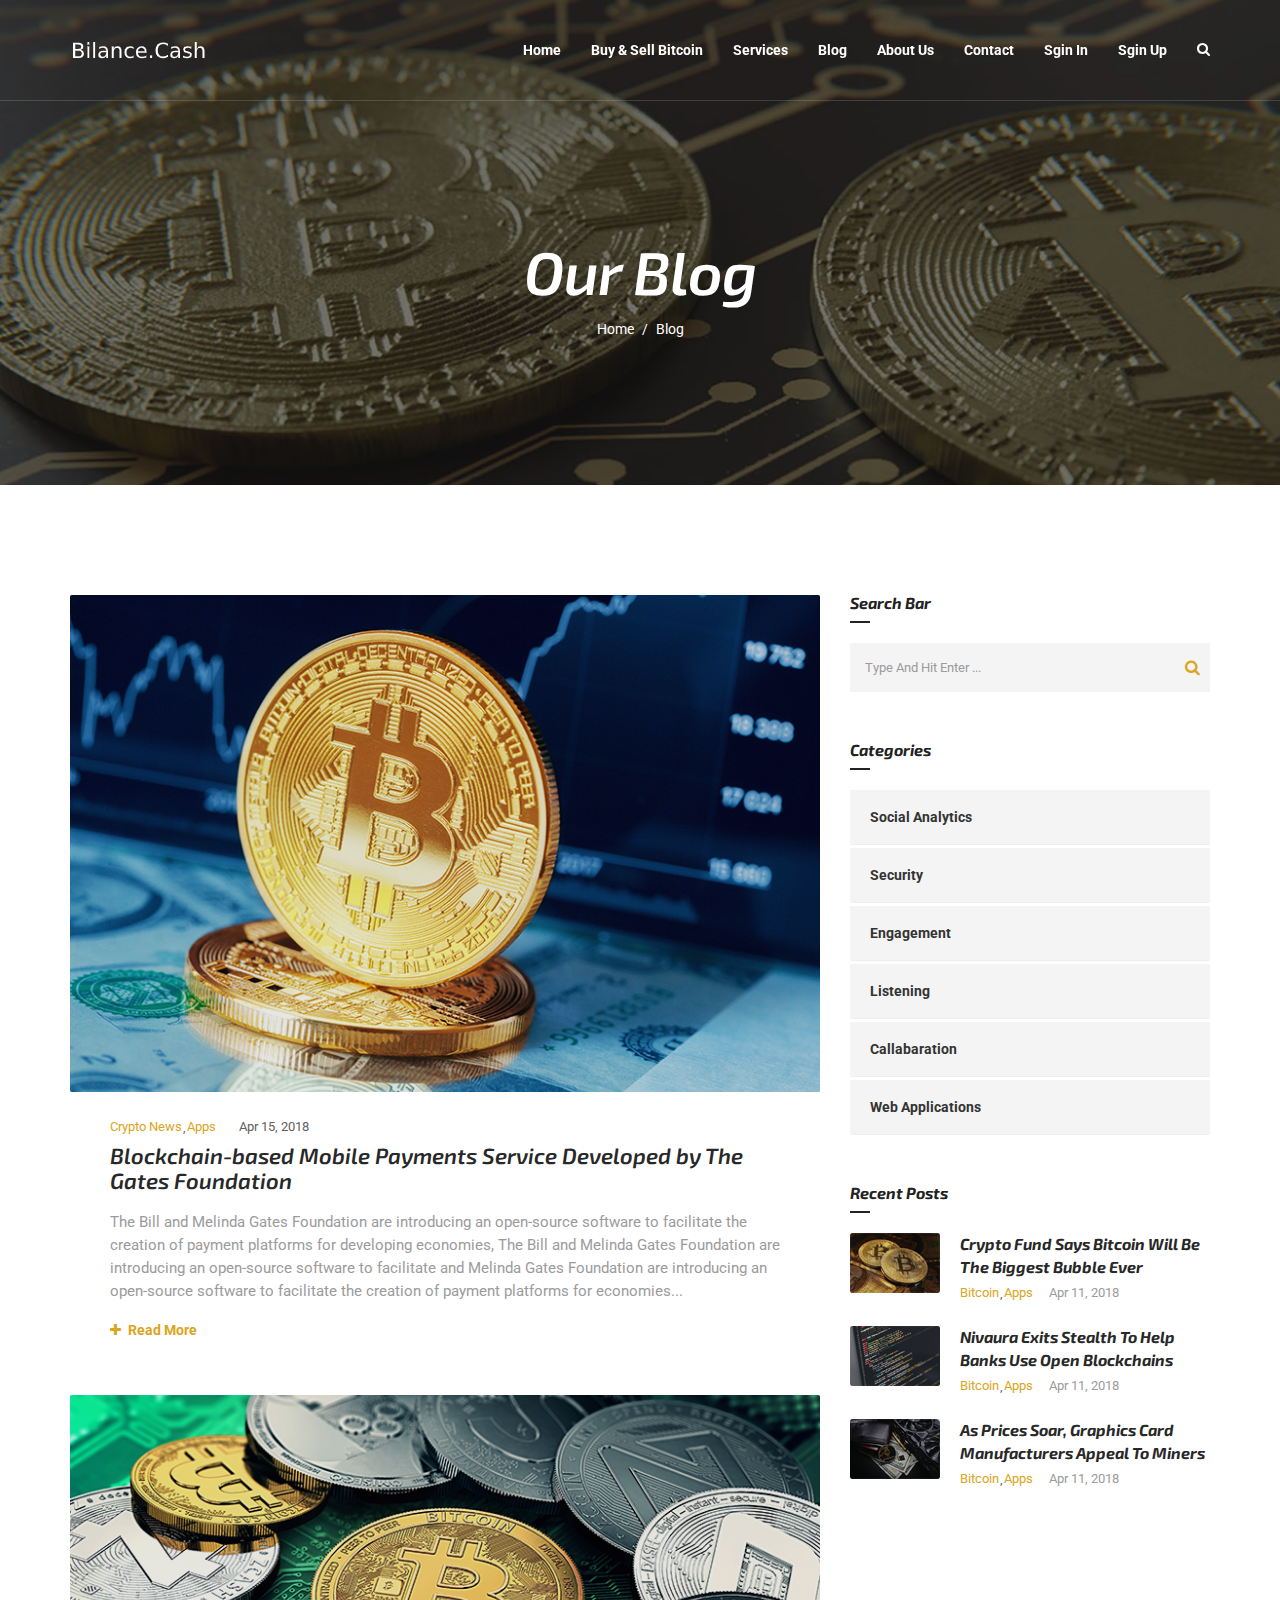
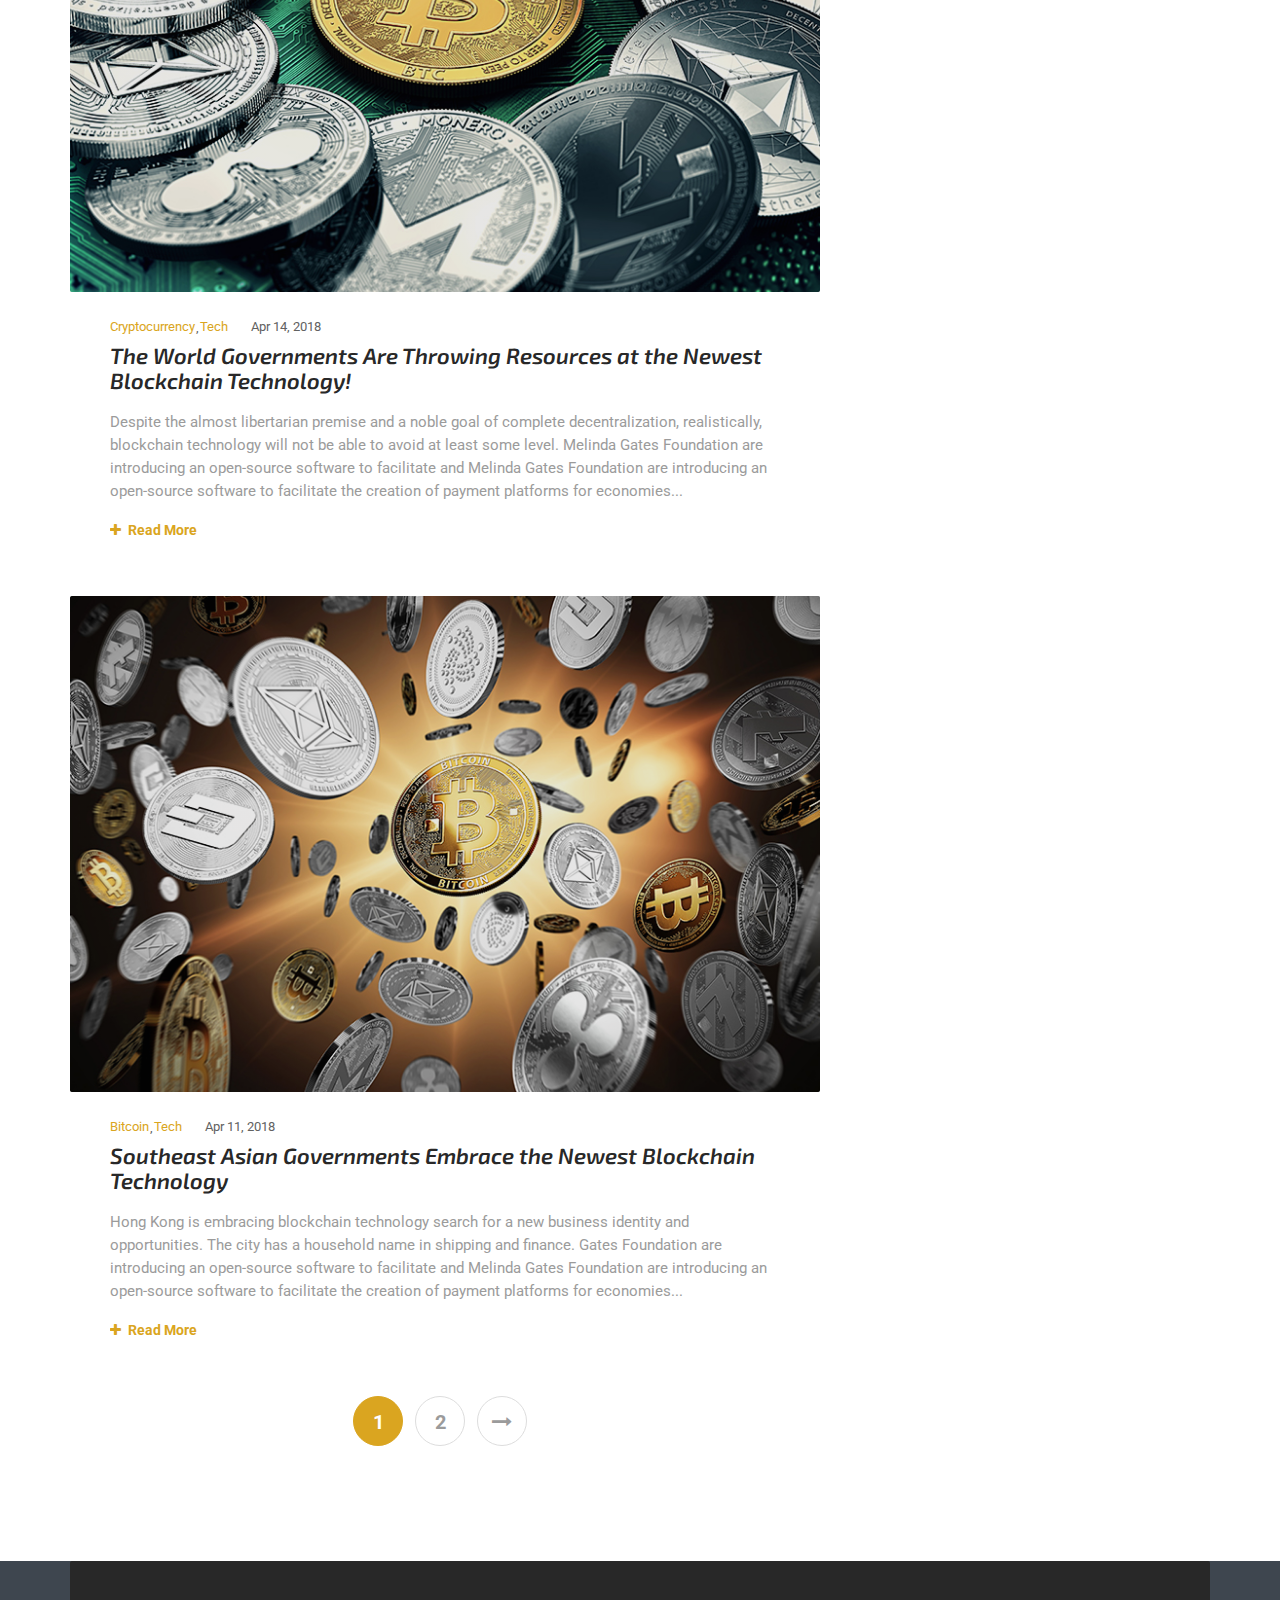
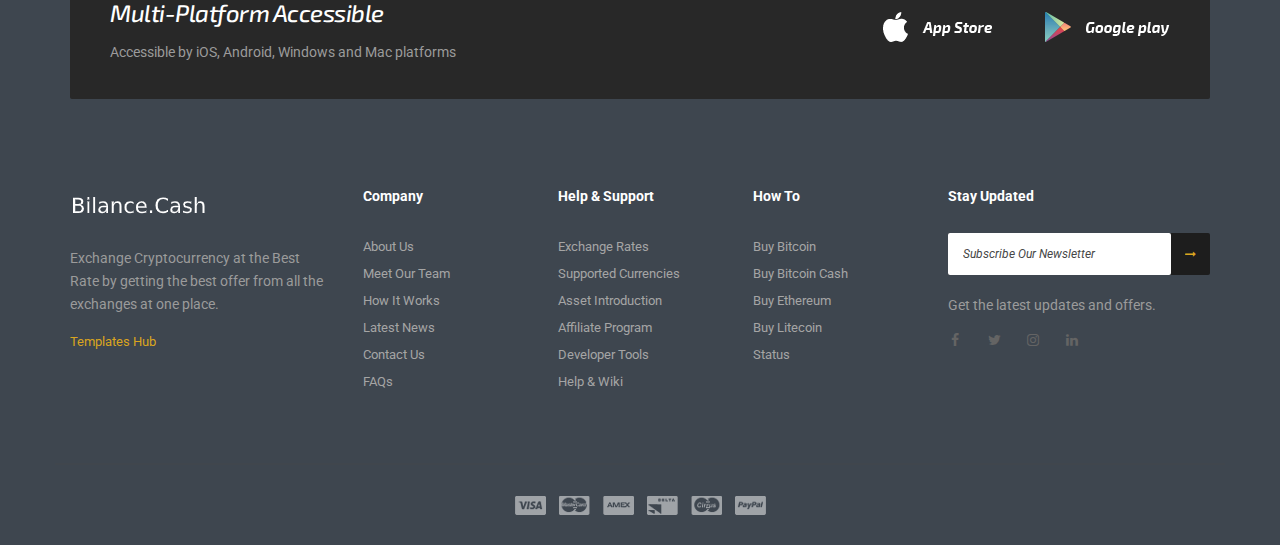
<file: blog-standard.html>
<!DOCTYPE html>
<html dir="ltr" lang="en-US">

<meta http-equiv="content-type" content="text/html;charset=UTF-8" />
<head>
<!-- Document Meta
    ============================================= -->
<meta charset="utf-8">
<meta http-equiv="X-UA-Compatible" content="IE=edge">
<!--IE Compatibility Meta-->
<meta name="author" content="zytheme"/>
<meta name="viewport" content="width=device-width, initial-scale=1, maximum-scale=1">
<meta name="description" content="Bitcoin And Crypto Currency Html5 Template">
<link href="assets/images/favicon/favicon.png" rel="icon">

<!-- Fonts
    ============================================= -->
<link href="http://fonts.googleapis.com/css?family=Exo+2:300i,400,400i,500,500i,600,600i,700%7CRoboto:300i,400,400i,500,500i,700" rel="stylesheet" type="text/css">

<!-- Stylesheets
    ============================================= -->
<link href="assets/css/external.css" rel="stylesheet">
<link href="assets/css/bootstrap.min.css" rel="stylesheet">
<link href="assets/css/style.css" rel="stylesheet">

<!-- HTML5 shim, for IE6-8 support of HTML5 elements. All other JS at the end of file. -->
<!--[if lt IE 9]>
      <script src="assets/js/html5shiv.js"></script>
      <script src="assets/js/respond.min.js"></script>
    <![endif]-->

<!-- Document Title
    ============================================= -->
<title>Bilance | Bitcoin And Crypto Currency Platform</title>
</head>
<body>
<div class="preloader">
	<div class="signal"></div>
</div><!-- Document Wrapper
	============================================= -->
	<div id="wrapper" class="wrapper clearfix">
<header id="navbar-spy" class="header header-1 header-transparent header-bordered header-fixed">
	<nav id="primary-menu" class="navbar navbar-fixed-top">
		<div class="container">
			<!-- Brand and toggle get grouped for better mobile display -->
			<div class="navbar-header">
				<button type="button" class="navbar-toggle collapsed" data-toggle="collapse" data-target="#navbar-collapse-1" aria-expanded="false">
				<span class="sr-only">Toggle navigation</span>
				<span class="icon-bar"></span>
				<span class="icon-bar"></span>
				<span class="icon-bar"></span>
				</button>
				<a class="logo" href="index.html">
					<img class="logo-light" src="assets/images/logo/logo-light.png" alt="Enrmous Logo">
					<img class="logo-dark" src="assets/images/logo/logo-dark.png" alt="Enrmous Logo">
				</a>
			</div>
			
			<!-- Collect the nav links, forms, and other content for toggling -->
			<div class="collapse navbar-collapse pull-right" id="navbar-collapse-1">
				<ul class="nav navbar-nav navbar-left nav-pos-right">
				<!-- Home Menu-->
	<li class="active">
		<a href="index.html">Home</a>	
	</li>
	<!-- li end -->

	<!-- Pages Menu -->
	<li>
		<a href="#">Buy & sell Bitcoin</a>
	</li>
	<!-- li end -->
	<!-- Services Menu-->
	<li >
		<a href="services-grid.html">services</a>		
	</li>
	<!-- about Menu-->
	<li>
		<a href="blog-standard.html">Blog</a>
	</li>
	<!-- Blog Menu-->
	<li>
		<a href="page-about.html">About Us</a>
	</li>
	<!-- about Menu end -->
	<!-- Contact Us Menu-->
	<li>
		<a href="page-contact.html">Contact</a>
	</li>
	<li>
		<a href="page-contact.html">Sgin in</a>
	</li>
	<li>
		<a href="page-contact.html">Sgin Up</a>
	</li>
	<!-- Contact Us end->
	<!-- li end -->
	</ul>
				<!-- Module Search -->
				<div class="module module-search pull-left">
					<div class="module-icon search-icon">
						<i class="fa fa-search"></i>
						<span class="title">search</span>
					</div>
					<div class="module-content module-fullscreen module--search-box">
						<div class="pos-vertical-center">
						<div class="container">
							<div class="row">
								<div class="col-xs-12 col-sm-12 col-md-8 col-md-offset-2">
									<form class="form-search">
										<input type="text" class="form-control" placeholder="Search...">
									</form><!-- .form-search end -->
								</div><!-- .col-md-8 end -->
							</div><!-- .row end -->
						</div><!-- .container end -->
					</div>
						<a class="module-cancel" href="#"><i class="fa fa-close"></i></a>
					</div>
				</div><!-- .module-search end -->				<!-- Module Consultation  -->
						</div>
			<!-- /.navbar-collapse -->
		</div>
		<!-- /.container-fluid -->
	</nav>


</header>

<!-- Page Title #1
============================================= -->
<section id="page-title" class="page-title bg-overlay bg-overlay-dark bg-parallax">
	<div class="bg-section">
		<img src="assets/images/page-titles/2.jpg" alt="Background"/>
	</div>
	<div class="container">
		<div class="row">
			<div class="col-xs-12 col-sm-12 col-md-12">
				<div class="title title-6 text-center">
                    <div class="title--heading">
                        <h1>Our Blog</h1>
                    </div>
					<div class="clearfix"></div>
					<ol class="breadcrumb">
						<li><a href="index.html">Home</a></li>
						<li class="active">blog</li>
					</ol>
				</div><!-- .title end -->
			</div><!-- .col-md-12 end -->
		</div><!-- .row end -->
	</div><!-- .container end -->
</section><!-- #page-title end -->

<!-- Blog Standard Right Sidebar
============================================= -->
<section id="blog" class="blog blog-standard">
	<div class="container">
		<div class="row">
			<div class="col-xs-12 col-sm-12 col-md-8">
				 <!-- Blog Entry #1 -->
                <div class="blog-entry">
                    <div class="entry--img">
                        <a href="#">
                            <img src="assets/images/blog/standard/1.jpg" alt="entry image"/>
                            <div class="entry--overlay"></div>
                        </a>
                    </div>
                    <!-- .entry-img end -->
                    <div class="entry--content">
                        <div class="entry--meta">
                            <a href="#">Crypto News</a><a href="#">Apps</a>
                        </div>
                        <div class="entry--date">
                            Apr 15, 2018
                        </div>
                        <div class="entry--title">
                            <h4><a href="#">Blockchain-based Mobile Payments Service Developed by The Gates Foundation</a></h4>
                        </div>
                        <div class="entry--bio">
                            The Bill and Melinda Gates Foundation are introducing an open-source software to facilitate the creation of payment platforms for developing economies, The Bill and Melinda Gates Foundation are introducing an open-source software to facilitate and Melinda Gates Foundation are introducing an open-source software to facilitate the creation of payment platforms for economies...
                        </div>
                        <div class="entry--footer">
                            <div class="entry--more">
                               <a href="#"><i class="fa fa-plus"></i>Read More</a>
                            </div>
                        </div>
                    </div>
                    <!-- .entry-content end -->
                </div>
                <!-- .blog-entry end -->                
                <!-- Blog Entry #2 -->
                <div class="blog-entry">
                    <div class="entry--img">
                        <a href="#">
                            <img src="assets/images/blog/standard/2.jpg" alt="entry image"/>
                            <div class="entry--overlay"></div>
                        </a>
                    </div>
                    <!-- .entry-img end -->
                    <div class="entry--content">
                        <div class="entry--meta">
                            <a href="#">Cryptocurrency</a><a href="#">Tech</a>
                        </div>
                        <div class="entry--date">
                            Apr 14, 2018
                        </div>
                        <div class="entry--title">
                            <h4><a href="#">The World Governments Are  Throwing Resources at the Newest Blockchain Technology!</a></h4>
                        </div>
                        <div class="entry--bio">
                            Despite the almost libertarian premise and a noble goal of complete decentralization, realistically, blockchain technology will not be able to avoid at least some level. Melinda Gates Foundation are introducing an open-source software to facilitate and Melinda Gates Foundation are introducing an open-source software to facilitate the creation of payment platforms for economies...
                        </div>
                        <div class="entry--footer">
                            <div class="entry--more">
                               <a href="#"><i class="fa fa-plus"></i>Read More</a>
                            </div>
                        </div>
                    </div>
                    <!-- .entry-content end -->
                </div>
                <!-- .blog-entry end -->                
                <!-- Blog Entry #3 -->
                <div class="blog-entry">
                    <div class="entry--img">
                        <a href="#">
                            <img src="assets/images/blog/standard/3.jpg" alt="entry image"/>
                            <div class="entry--overlay"></div>
                        </a>
                    </div>
                    <!-- .entry-img end -->
                    <div class="entry--content">
                        <div class="entry--meta">
                            <a href="#">Bitcoin</a><a href="#">Tech</a>
                        </div>
                        <div class="entry--date">
                            Apr 11, 2018
                        </div>
                        <div class="entry--title">
                            <h4><a href="#">Southeast Asian Governments Embrace the Newest Blockchain Technology</a></h4>
                        </div>
                        <div class="entry--bio">
                            Hong Kong is embracing blockchain technology search for a new business identity and opportunities. The city has a household name in shipping and finance. Gates Foundation are introducing an open-source software to facilitate and Melinda Gates Foundation are introducing an open-source software to facilitate the creation of payment platforms for economies...
                        </div>
                        <div class="entry--footer">
                            <div class="entry--more">
                               <a href="#"><i class="fa fa-plus"></i>Read More</a>
                            </div>
                        </div>
                    </div>
                    <!-- .entry-content end -->
                </div>
                <!-- .blog-entry end -->
            <div class="clearfix mt-10 text--center">
                <ul class="pagination">
                    <li class="active"><a href="#">1</a>
                    </li>
                    <li><a href="#">2</a>
                    </li>
                    <li>
                    <a href="#" aria-label="Next">
                        <span aria-hidden="true"><i class="fa fa-long-arrow-right"></i></span>
                    </a>
                    </li>
                </ul>
            </div>
			</div><!-- .col-md-8 end -->
			<div class="col-xs-12 col-sm-12 col-md-4">
				<!-- Search
============================================= -->
<div class="widget widget-search">
	<div class="widget--title">
		<h5>Search Bar</h5>
	</div>
	<div class="widget--content">
		<form class="form-search">
			<div class="input-group">
				<input type="text" class="form-control" placeholder="Type and hit enter ...">
				<span class="input-group-btn">
					<button class="btn" type="button"><i class="fa fa-search"></i></button>
				</span>
			</div>
			<!-- /input-group -->
		</form>
	</div>
</div>
<!-- .widget-search end -->
<!-- Categories
============================================= -->
<div class="widget widget-categories">
	<div class="widget--title">
		<h5>categories</h5>
	</div>
	<div class="widget--content">
		<ul class="list-unstyled">
			<li>
				<a href="#">social analytics</a>
			</li>
			<li>
				<a href="#">security</a>
			</li>
			<li>
				<a href="#">engagement</a>
			</li>
			<li>
				<a href="#">listening</a>
			</li>
			<li>
				<a href="#">callabaration</a>
			</li>
			<li>
				<a href="#">web applications</a>
			</li>
		</ul>
	</div>
</div> <!-- .widget-categories end -->

<!-- Recent Posts
============================================= -->
 <div class="widget widget-recent-posts">
    <div class="widget--title">
                            <h5>recent posts</h5>
	</div>
	<div class="widget--content">
		<div class="entry">
			<div class="entry--img">
				<a href="#"> <img src="assets/images/blog/thumb/1.jpg" alt="title">
		   <div class="entry--overlay"></div></a>
			</div>
			<div class="entry--desc">
				<div class="entry--title">
					<a href="#">Crypto Fund Says Bitcoin Will Be the Biggest Bubble Ever</a>
				</div>
				<div class="entry--meta">
					<a href="#">Bitcoin</a><a href="#">Apps</a>
				</div>
				<div class="entry--date">
					Apr 11, 2018
				</div>
			</div>
		</div>
		<!-- .recent-entry end -->
		<div class="entry">
			<div class="entry--img">
				<a href="#"> <img src="assets/images/blog/thumb/6.jpg" alt="title"><div class="entry--overlay"></div></a>
			</div>                                
			<div class="entry--desc">
				<div class="entry--title">
					<a href="#">Nivaura Exits Stealth to Help Banks Use Open Blockchains</a>
				</div>
				<div class="entry--meta">
					<a href="#">Bitcoin</a><a href="#">Apps</a>
				</div>
				<div class="entry--date">
					Apr 11, 2018
				</div>
			</div>
		</div>
		<!-- .recent-entry end -->
		<div class="entry">
			<div class="entry--img">
				<a href="#"> <img src="assets/images/blog/thumb/2.jpg" alt="title"><div class="entry--overlay"></div></a>
			</div>
			<div class="entry--desc">
				<div class="entry--title">
					<a href="#">As Prices Soar, Graphics Card Manufacturers Appeal To Miners</a>
				</div>
				<div class="entry--meta">
					<a href="#">Bitcoin</a><a href="#">Apps</a>
				</div>
				<div class="entry--date">
					Apr 11, 2018
				</div>
			</div>
		</div>
		<!-- .recent-entry end -->
	</div>
</div>
<!-- .widget-recent-posts end -->
			</div><!-- .col-md-4 end -->
		</div><!-- .row end -->
	</div><!-- .container end -->
</section><!-- #blog end -->

<!-- Footer #1
============================================= -->
<footer id="footer" class="footer footer-1">
	<!-- Copyrights
	============================================= -->
	<div class="footer--action">
		<div class="container">
			<div class="row">
				<div class="col-xs-12 col-sm-12 col-md-12">
					<div class="footer--action-container">
						<div class="row">
							<div class="col-xs-12 col-sm-7 col-md-6">
								<h3>Multi-Platform Accessible</h3>
								<p>Accessible by iOS, Android, Windows and Mac platforms</p>
							</div>
							<div class="col-xs-12 col-sm-5 col-md-6">
								<div class="action-button">
									<a href="#">
										<img src="assets/images/footer/app-store.png" alt="app store">
									</a>
									<a href="#">
										<img src="assets/images/footer/google-play.png" alt="app store">
									</a>
								</div>
							</div>
						</div>
					</div>
					
				</div>
			</div>
		</div><!-- .container end -->
	</div><!-- .footer-action end -->
	
	<!-- Widget Section
	============================================= -->
	<div class="footer-widget">
		<div class="container">
			<div class="row clearfix">
				<div class="col-xs-12 col-sm-4 col-md-3 footer--widget widget-about">
					<div class="widget-content">
						<img class="footer-logo" src="assets/images/logo/logo-light.png" alt="logo">
						<p>Exchange Cryptocurrency at the Best Rate by getting the best offer from all the exchanges at one place.</p>
						<div class="copyright">
							<span><a target="_blank" href="https://templateshub.net">Templates Hub</a>
						</div>
					</div>
				</div><!-- .col-md-3 end -->
				<div class="col-xs-12 col-sm-4 col-md-2 footer--widget widget-links">
					<div class="widget-title">
						<h5>Company</h5>
					</div>
					<div class="widget-content">
						<ul>
							<li><a href="#">About Us</a></li>
							<li><a href="#">Meet Our Team</a></li>
							<li><a href="#">How It Works</a></li>
							<li><a href="#">Latest News</a></li>
							<li><a href="#">Contact Us</a></li>
							<li><a href="#">FAQs</a></li>
						</ul>
					</div>
				</div><!-- .col-md-2 end -->
				
				<div class="col-xs-12 col-sm-4 col-md-2 footer--widget widget-links">
					<div class="widget-title">
						<h5>Help & Support</h5>
					</div>
					<div class="widget-content">
						<ul>
							<li><a href="#">Exchange Rates</a></li>
							<li><a href="#">Supported Currencies</a></li>
							<li><a href="#">Asset Introduction</a></li>
							<li><a href="#">Affiliate Program</a></li>
							<li><a href="#">Developer Tools</a></li>
							<li><a href="#">Help & Wiki</a></li>
						</ul>
					</div>
				</div><!-- .col-md-2 end -->
				
				<div class="col-xs-12 col-sm-4 col-md-2 footer--widget widget-links">
					<div class="widget-title">
						<h5>How To</h5>
					</div>
					<div class="widget-content">
						<ul>
							<li><a href="#">Buy Bitcoin</a></li>
							<li><a href="#">Buy Bitcoin Cash</a></li>
							<li><a href="#">Buy Ethereum</a></li>
							<li><a href="#">Buy Litecoin</a></li>
							<li><a href="#">Status</a></li>
						</ul>
					</div>
				</div><!-- .col-md-2 end -->

				<div class="col-xs-12 col-sm-4 col-md-3 footer--widget widget-newsletter">
					<div class="widget-title">
						<h5>Stay Updated</h5>
					</div>
					<div class="widget-content">
						<form class="form-newsletter mailchimp">
							<input type="email" name="email" class="form-control" placeholder="Subscribe Our Newsletter">
							<button type="submit"><i class="fa fa-long-arrow-right"></i></button>
						</form>
						<div class="subscribe-alert"></div>
						<div class="clearfix"></div>
						<p>Get the latest updates and offers.</p>
						<div class="footer-social-icon">
							<a class="facebook" href="#">
								<i class="fa fa-facebook"></i><i class="fa fa-facebook"></i>
							</a>
							<a class="twitter" href="#" >
								<i class="fa fa-twitter"></i><i class="fa fa-twitter"></i>
							</a>
							<a class="instagram" href="#">
								<i class="fa fa-instagram"></i><i class="fa fa-instagram"></i>
							</a>	
							<a class="linkedin" href="#">
								<i class="fa fa-linkedin"></i><i class="fa fa-linkedin"></i>
							</a>
						</div>
					</div>
				</div><!-- .col-md-3 end -->
				<div class="clearfix"></div>
			</div>
		</div><!-- .container end -->
	</div><!-- .footer-widget end -->
	
	<!-- Copyrights
	============================================= -->
	<div class="footer--bar">
		<div class="container">
			<div class="row">
                <div class="col-xs-12 col-sm-12 col-md-12 text--center footer--copyright">
                    <div class="payment--methods text--center">
                        <a href="#" title="Visa"><img src="assets/images/footer/visa.png" alt="Visa"></a>
                        <a href="#" title="Mastercard"><img src="assets/images/footer/mastercard.png" alt="Mastercard"></a>
                        <a href="#" title="amex"> <img src="assets/images/footer/amex.png" alt="amex"></a>
                        <a href="#" title="Delta"><img src="assets/images/footer/delta.png" alt="Delta"> </a>
                        <a href="#" title="Cirrus"><img src="assets/images/footer/cirrus.png" alt="Cirrus"></a>
                        <a href="#" title="Paypal"><img src="assets/images/footer/paypal.png" alt="Paypal"></a>
                    </div>
                </div>
 			</div>
		</div><!-- .container end -->
	</div><!-- .footer-copyright end -->
</footer>


<div id="back-to-top" class="backtop"><i class="fa fa-long-arrow-up"></i></div>
 </div><!-- #wrapper end -->

<!-- Footer Scripts
============================================= -->
<script src="assets/js/jquery-2.2.4.min.js"></script>
<script src="assets/js/plugins.js"></script>
<script src="assets/js/functions.js"></script>
</body>

</html>
</file>
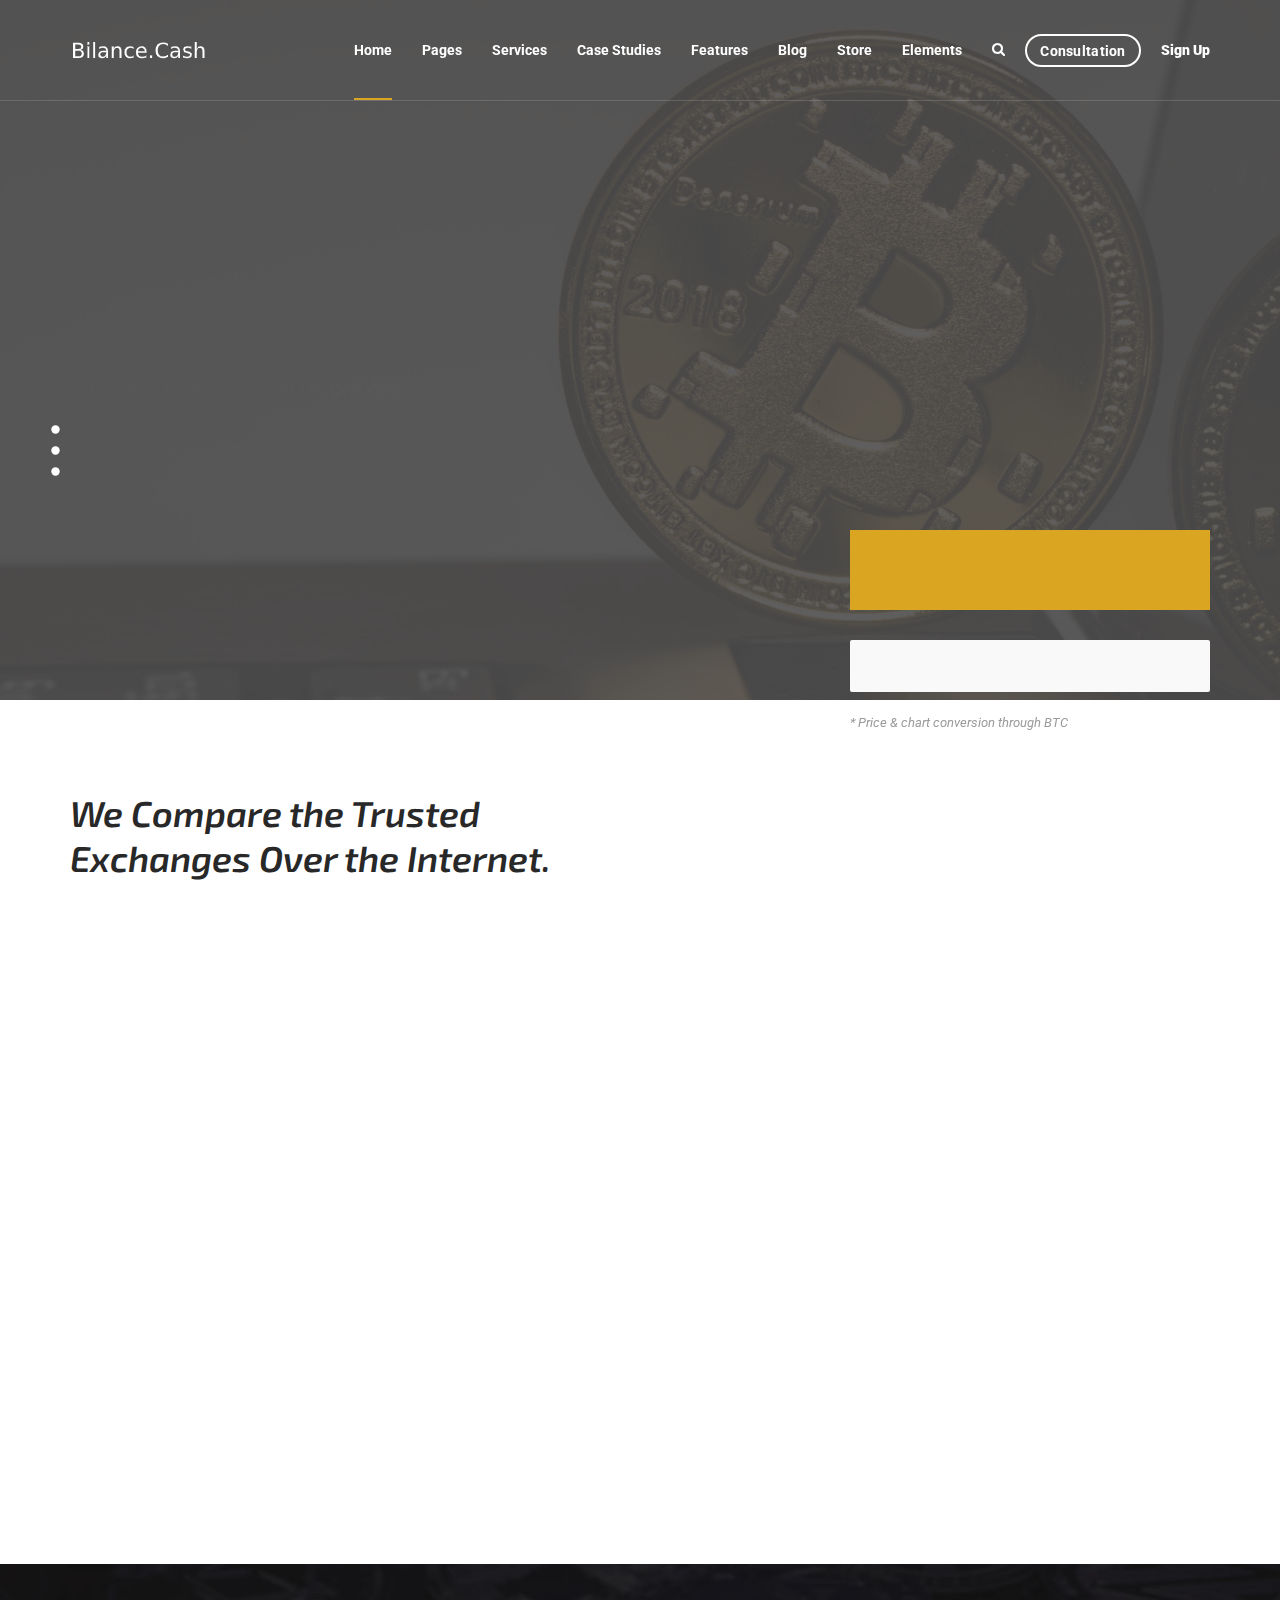
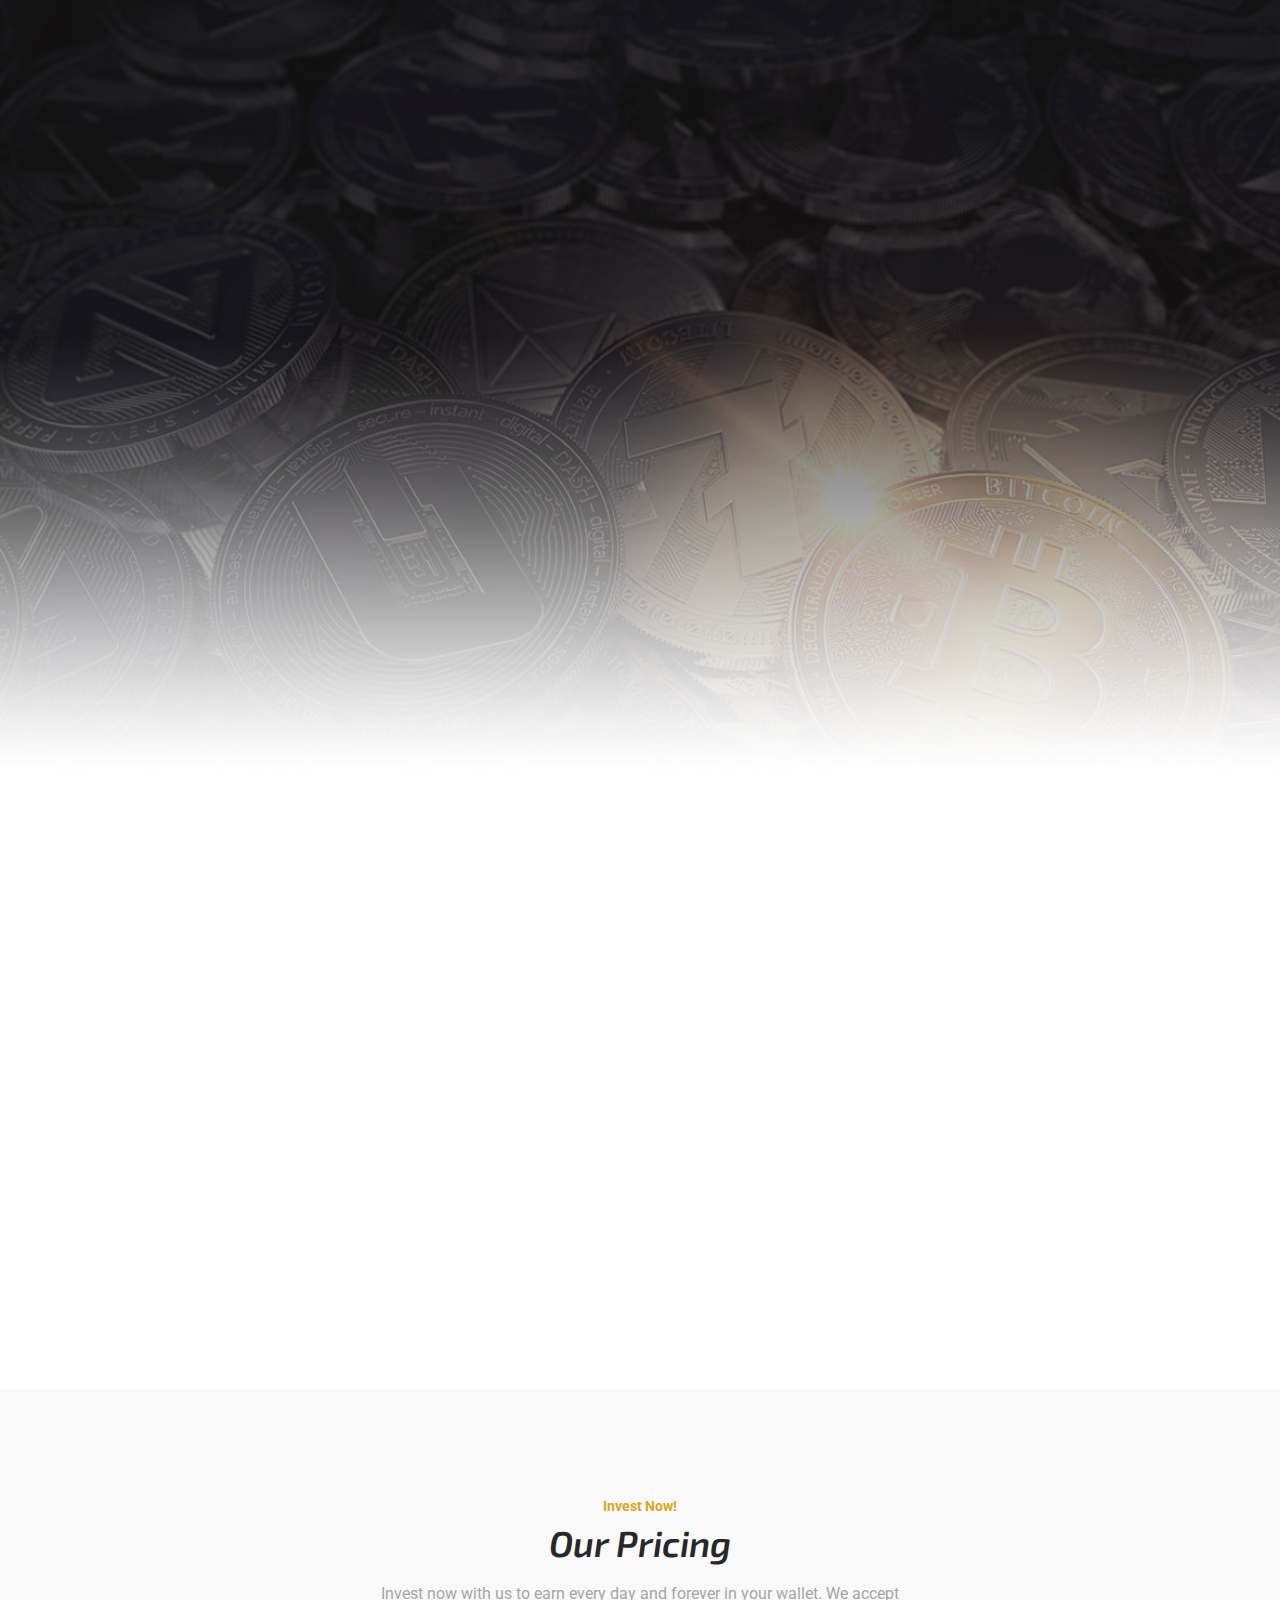
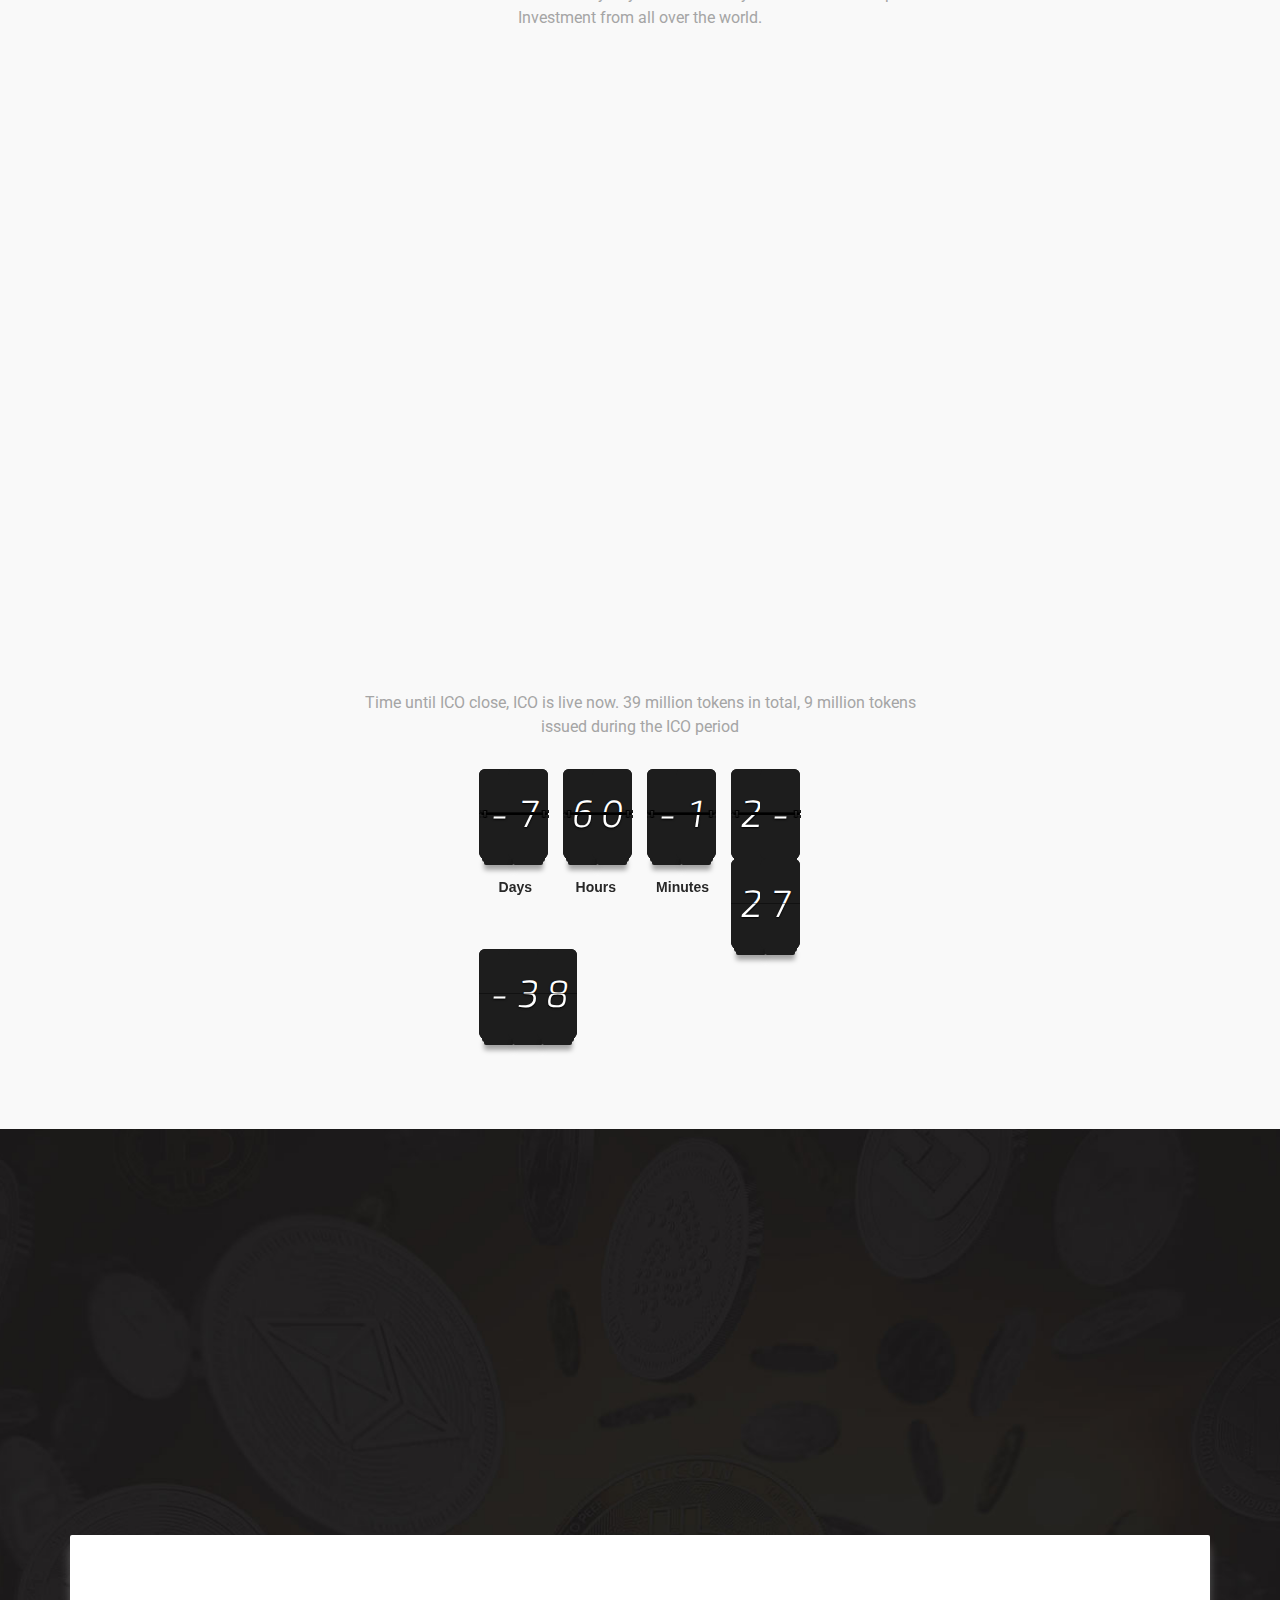
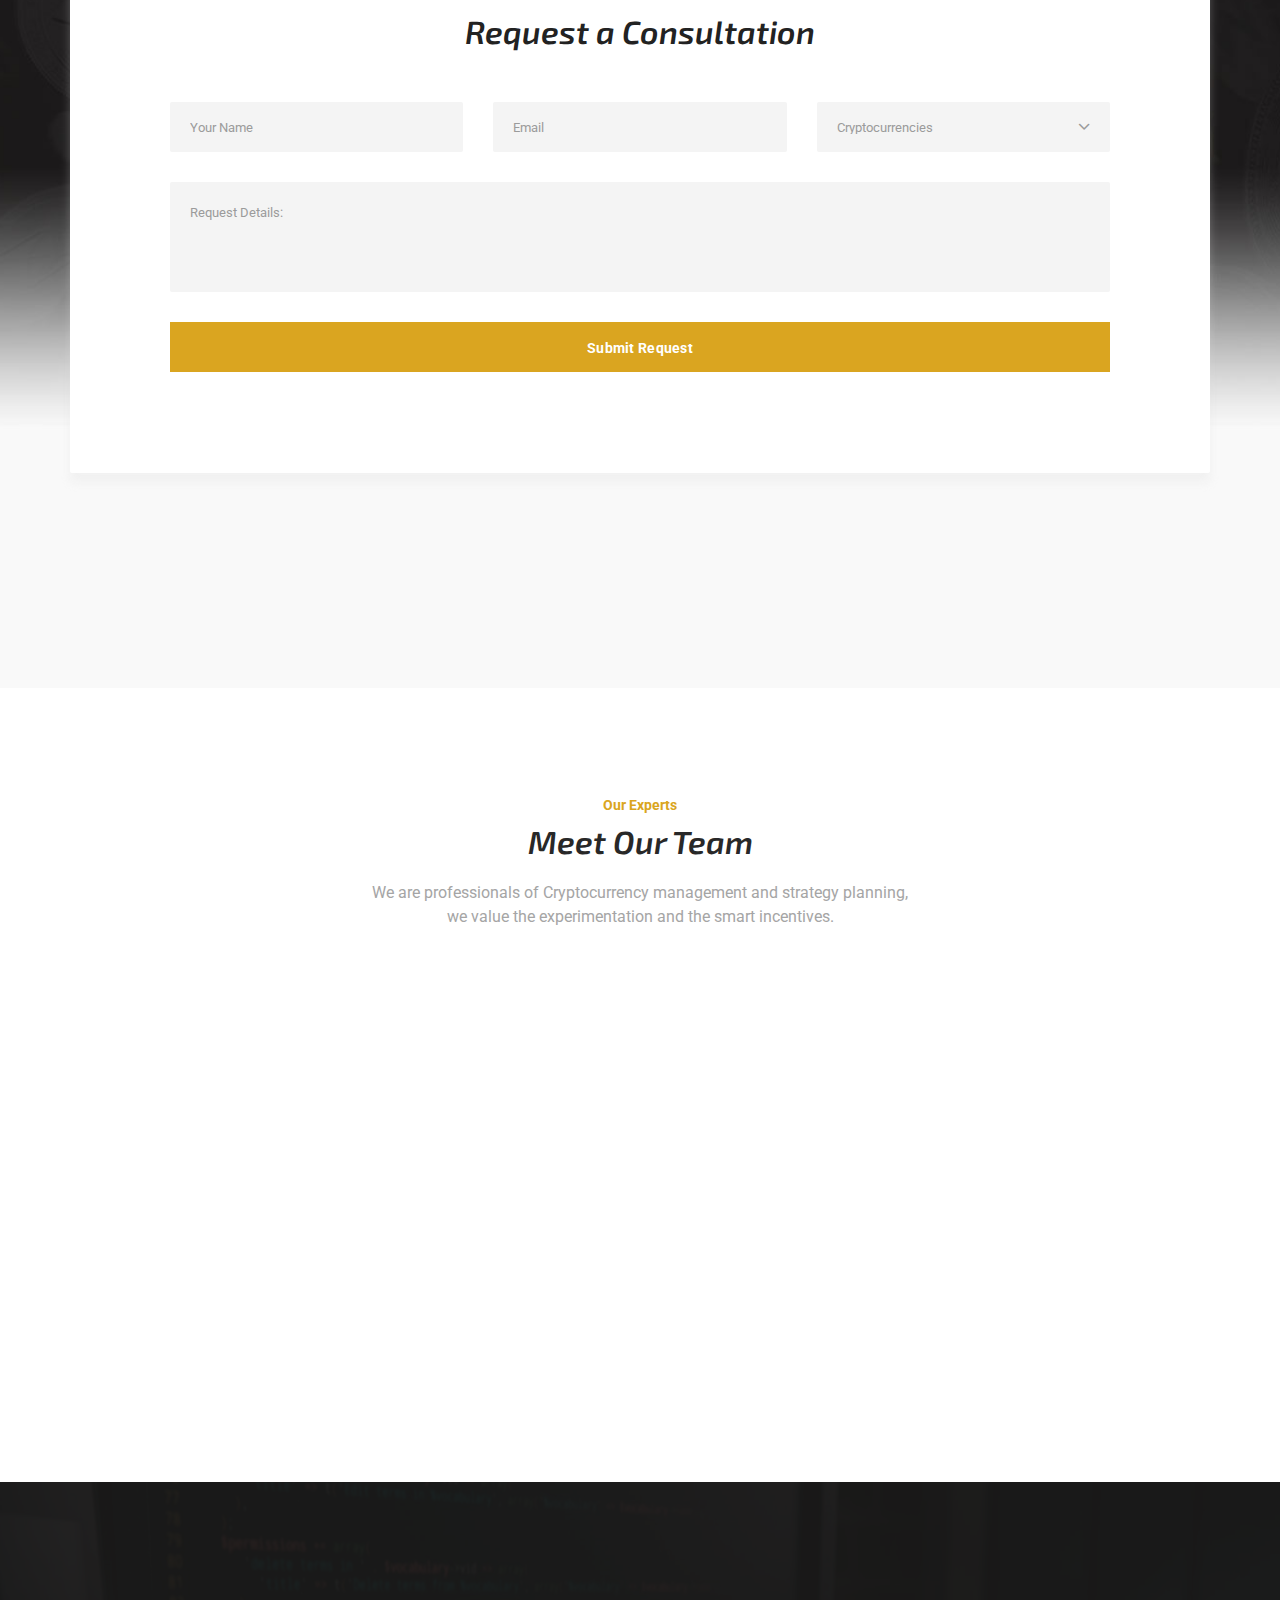
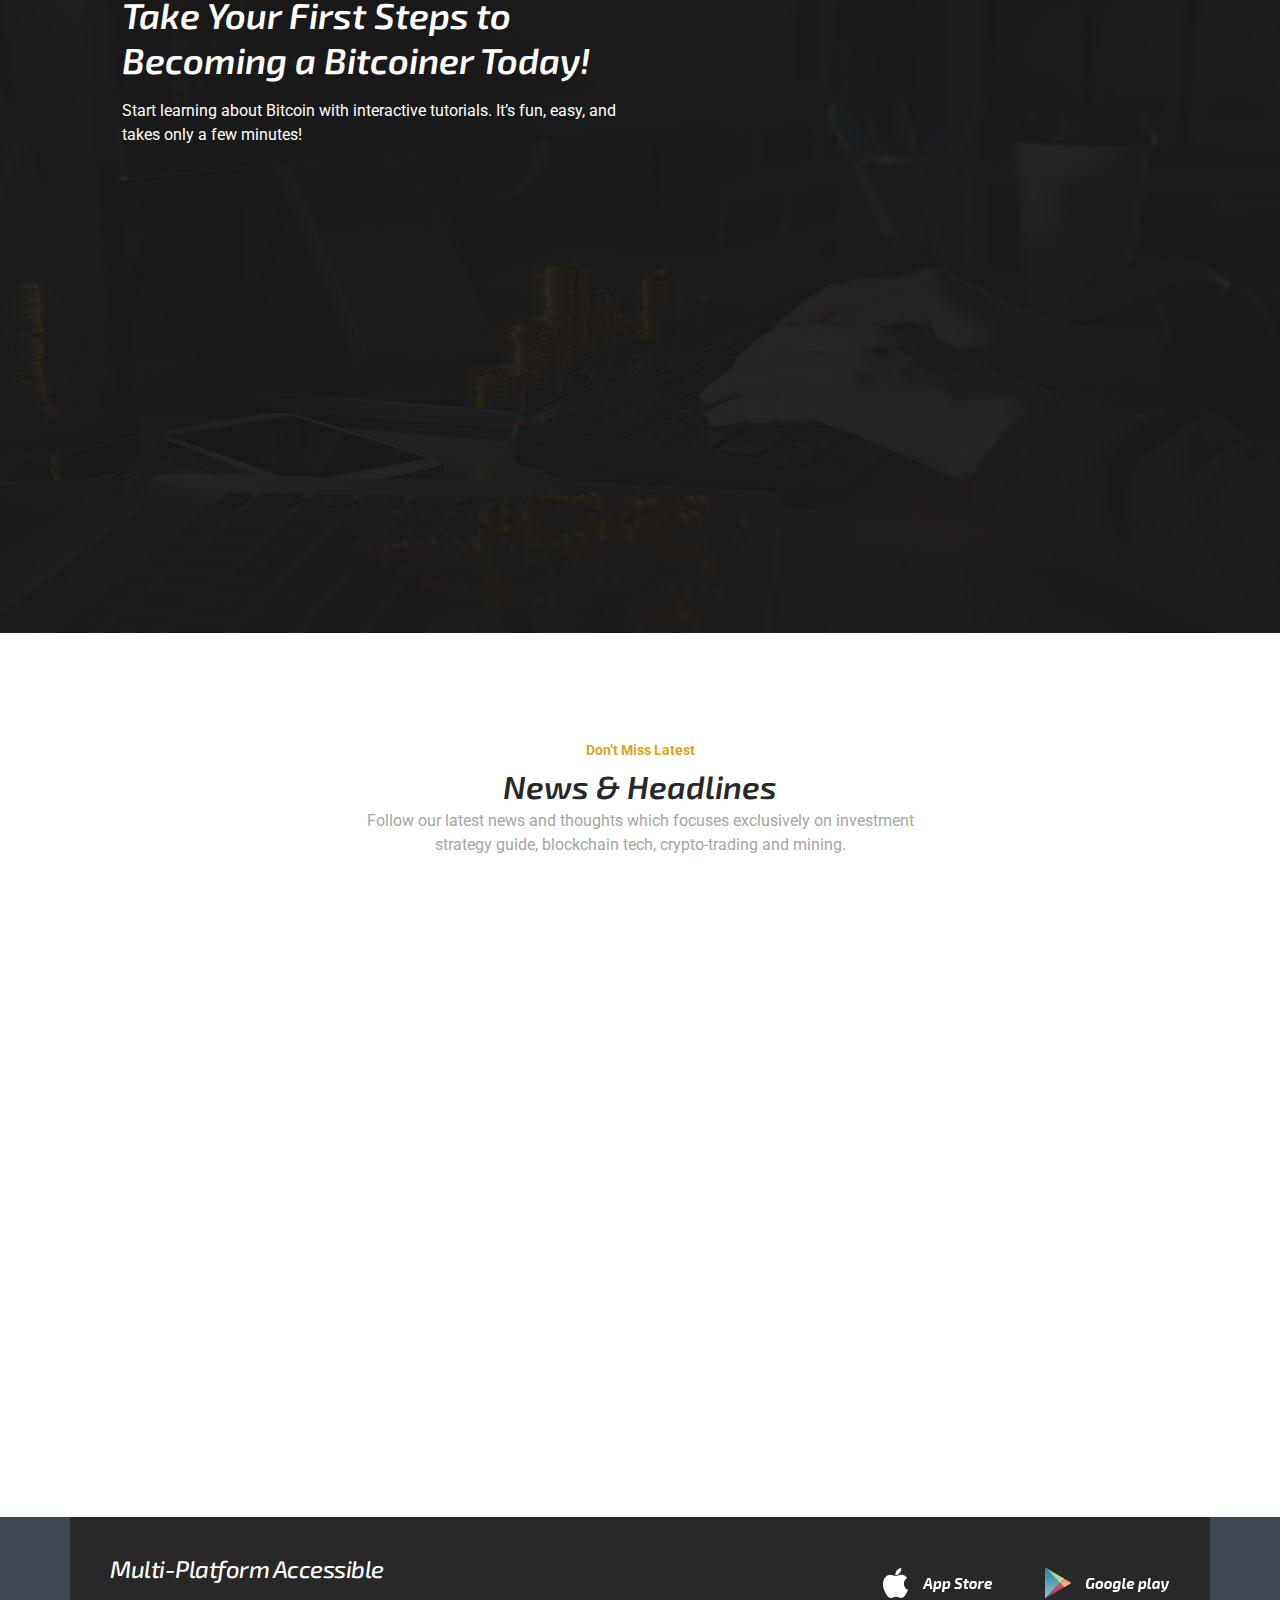
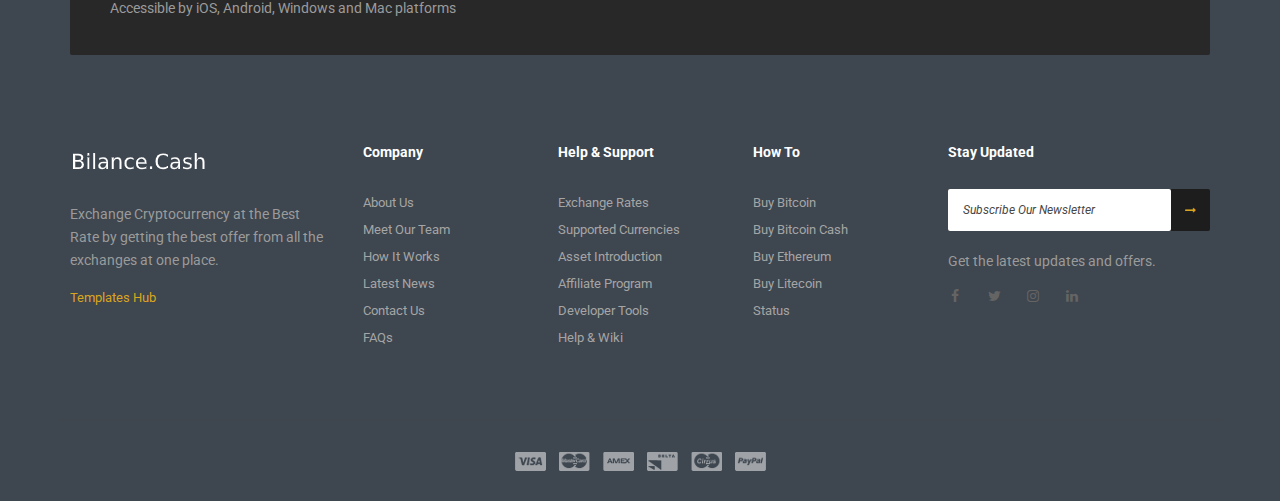
<file: home-consulting.html>
<!DOCTYPE html>
<html dir="ltr" lang="en-US">

<meta http-equiv="content-type" content="text/html;charset=UTF-8" />
<head>
<!-- Document Meta
    ============================================= -->
<meta charset="utf-8">
<meta http-equiv="X-UA-Compatible" content="IE=edge">
<!--IE Compatibility Meta-->
<meta name="author" content="zytheme"/>
<meta name="viewport" content="width=device-width, initial-scale=1, maximum-scale=1">
<meta name="description" content="Bitcoin And Crypto Currency Html5 Template">
<link href="assets/images/favicon/favicon.png" rel="icon">

<!-- Fonts
    ============================================= -->
<link href="http://fonts.googleapis.com/css?family=Exo+2:300i,400,400i,500,500i,600,600i,700%7CRoboto:300i,400,400i,500,500i,700" rel="stylesheet" type="text/css">

<!-- Stylesheets
    ============================================= -->
<link href="assets/css/external.css" rel="stylesheet">
<link href="assets/css/bootstrap.min.css" rel="stylesheet">
<link href="assets/css/style.css" rel="stylesheet">

<!-- RS5.0 Main Stylesheet -->
<link rel="stylesheet" type="text/css" href="assets/revolution/css/settings.css">
<link rel="stylesheet" type="text/css" href="assets/revolution/css/layers.css">
<link rel="stylesheet" type="text/css" href="assets/revolution/css/navigation.css"> 

<!-- HTML5 shim, for IE6-8 support of HTML5 elements. All other JS at the end of file. -->
<!--[if lt IE 9]>
      <script src="assets/js/html5shiv.js"></script>
      <script src="assets/js/respond.min.js"></script>
    <![endif]-->

<!-- Document Title
    ============================================= -->
<title>Cryptech | Bitcoin And Crypto Currency Html5 Template</title>
</head>
<body>
<div class="preloader">
	<div class="signal"></div>
</div><!-- Document Wrapper
	============================================= -->
	<div id="wrapper" class="wrapper clearfix">
<header id="navbar-spy" class="header header-1 header-transparent header-bordered header-fixed">
	<nav id="primary-menu" class="navbar navbar-fixed-top">
		<div class="container">
			<!-- Brand and toggle get grouped for better mobile display -->
			<div class="navbar-header">
				<button type="button" class="navbar-toggle collapsed" data-toggle="collapse" data-target="#navbar-collapse-1" aria-expanded="false">
				<span class="sr-only">Toggle navigation</span>
				<span class="icon-bar"></span>
				<span class="icon-bar"></span>
				<span class="icon-bar"></span>
				</button>
				<a class="logo" href="index.html">
					<img class="logo-light" src="assets/images/logo/logo-light.png" alt="Enrmous Logo">
					<img class="logo-dark" src="assets/images/logo/logo-dark.png" alt="Enrmous Logo">
				</a>
			</div>
			
			<!-- Collect the nav links, forms, and other content for toggling -->
			<div class="collapse navbar-collapse pull-right" id="navbar-collapse-1">
				<ul class="nav navbar-nav navbar-left nav-pos-right">
				<!-- Home Menu-->
	<li class="has-dropdown active">
		<a href="#" data-toggle="dropdown" class="dropdown-toggle menu-item">Home</a>
		<ul class="dropdown-menu">
			<li>
				<a href="home-consulting.html">Home Consulting</a>
			</li>
			<li>
				<a href="home-blockchain.html">Home blockchain</a>
			</li>
			<li>
				<a href="index.html">Home advisor</a>
			</li>
			<li>
				<a href="home-ico.html">Home ICO</a>
			</li>
			<li>
				<a href="home-investment.html">Home investment</a>
			</li>
			<li>
				<a href="home-corporation.html">Home corporation</a>
			</li>
		</ul>
	</li>
	<!-- li end -->

	<!-- Pages Menu -->
	<li class="has-dropdown"> 
		<a href="#" data-toggle="dropdown" class="dropdown-toggle link-hover" data-hover="pages">Pages</a>
		<ul class="dropdown-menu">
			<li>
				<a href="page-about.html">About US</a>
			</li>
			<li>
				<a href="page-our-team.html">our team</a>
			</li>
			<li>
				<a href="page-how-works.html">how it works</a>
			</li>
			<li>
				<a href="page-clients.html">our clients</a>
			</li>
			<li>
				<a href="page-gallery.html">our gallery</a>
			</li>
			<li>
				<a href="page-contact.html">contacts</a>
			</li>
			<li>
				<a href="page-faqs.html">FAQs</a>
			</li>
			<li>
				<a href="page-consultation.html">consultation</a>
			</li>
		</ul>
	</li>
	<!-- li end -->
	<!-- Services Menu-->
	<li class="has-dropdown">
		<a href="#" data-toggle="dropdown" class="dropdown-toggle menu-item">services</a>
		<ul class="dropdown-menu">
			<li>
				<a href="services-grid.html">services grid</a>
			</li>
			<li>
				<a href="services-single.html">services single</a>
			</li>
			<li>
				<a href="page-exchanges-rates.html">exchanges rates</a>
			</li>
			<li>
				<a href="page-market-data.html">market data</a>
			</li>
			<li>
				<a href="page-wallet.html">crypto wallet</a>
			</li>
			<li>
				<a href="page-pricing.html">pricing</a>
			</li>
		</ul>
	</li>
	<!-- li end -->
	<!-- Studies Menu-->
	<li class="has-dropdown">
		<a href="#" data-toggle="dropdown" class="dropdown-toggle menu-item">Case Studies</a>
		<ul class="dropdown-menu">
			<li>
				<a href="case-studies.html">our studies</a>
			</li>
			<li>
				<a href="case-study-single-1.html">case single 1</a>
			</li>
			<li>
				<a href="case-study-single-2.html">case single 2</a>
			</li>
		</ul>
	</li>
	<!-- li end -->
	<!-- Features Menu-->
	<li class="has-dropdown">
		<a href="#" data-toggle="dropdown" class="dropdown-toggle menu-item">features</a>
		<ul class="dropdown-menu">
			<li class="dropdown-submenu">
				<a href="#" data-toggle="dropdown" class="dropdown-toggle">revolution sliders</a>
				<ul class="dropdown-menu">
					<li>
						<a href="slider-1.html">slider 1</a>
					</li>
					<li>
						<a href="slider-2.html">slider 2</a>
					</li>
					<li>
						<a href="slider-3.html">slider 3</a>
					</li>
					<li>
						<a href="slider-4.html">slider 4</a>
					</li>
					<li>
						<a href="slider-5.html">slider 5</a>
					</li>
					<li>
						<a href="slider-6.html">slider 6</a>
					</li>
				</ul>
			</li>
 
			<li class="dropdown-submenu">
				<a href="#" data-toggle="dropdown" class="dropdown-toggle">Headers</a>
                <ul class="dropdown-menu">
                    <li>
                        <a href="header-1.html">header 1</a>
                    </li>
                    <li>
                        <a href="header-2.html">header 2</a>
                    </li>
                </ul>
			</li>			
			
			<li class="dropdown-submenu">
				<a href="#" data-toggle="dropdown" class="dropdown-toggle">Footers</a>
				<ul class="dropdown-menu">
					<li>
						<a href="footer-1.html#footer">Footer 1</a>
					</li>
				</ul>
			</li>
			<li class="dropdown-submenu">
				<a href="#" data-toggle="dropdown" class="dropdown-toggle">page titels</a>
				<ul class="dropdown-menu">
					<li>
						<a href="page-title-1.html">page title 1</a>
					</li>
					<li>
						<a href="page-title-2.html">page title 2</a>
					</li>
					<li>
						<a href="page-title-3.html">page title 3</a>
					</li>
					<li>
						<a href="page-title-4.html">page title 4</a>
					</li>
				</ul>
			</li>
 		</ul>
	</li>
	<!-- li end -->
	<!-- Blog Menu-->
	<li class="has-dropdown">
		<a href="#" data-toggle="dropdown" class="dropdown-toggle menu-item">Blog</a>
		<ul class="dropdown-menu">
			<li>
				<a href="blog-grid.html">blog grid</a>
			</li>
			<li>
				<a href="blog-standard.html">blog standard</a>
			</li>
			<li>
				<a href="blog-single.html">blog single</a>
			</li>
		</ul>
	</li>
	<!-- li end -->

	<!-- shop Menu -->
	<li class="has-dropdown">
		<a href="#" data-toggle="dropdown" class="dropdown-toggle menu-item" data-hover="shop">store</a>
		<ul class="dropdown-menu">
			<li>
				<a href="store-4columns.html">store 4columns</a>
			</li>
			<li>
				<a href="store-with-sidebar.html">store sidebar</a>
			</li>
			<li>
				<a href="store-single.html">store single</a>
			</li>
		</ul>
	</li>
	<!-- li end -->
	
	<!-- Elements Menu -->
	<li class="has-dropdown mega-dropdown">
		<a href="#" data-toggle="dropdown" class="dropdown-toggle menu-item">elements</a>
		<ul class="dropdown-menu mega-dropdown-menu">
			<li>
				<div class="container">
					<div class="row">
						<!-- Column #1 -->
						<div class="col-md-3">
							<ul>
								<li>
									<a href="elements-testimonials.html"><i class="fa fa-quote-right"></i>testimonials</a>
								</li>
								<li>
									<a href="elements-video-buttons.html"><i class="fa fa-toggle-right"></i>video buttons</a>
								</li>
								<li>
									<a href="elements-clients.html"><i class="fa fa-user"></i>clients</a>
								</li>
							</ul>
						</div>
						<!-- .col-md-3 end -->
						
						<!-- Column #2 -->
						<div class="col-md-3">
							<ul>
								<li>
									<a href="elements-accordion.html"><i class="fa fa-server"></i>accordion</a>
								</li>
								<li>
									<a href="elements-cta.html"><i class="fa fa-child"></i>call to action</a>
								</li>
								<li>
									<a href="elements-contact-form.html"><i class="fa fa-desktop"></i>contact form</a>
								</li>
							</ul>
						</div>
						<!-- .col-md-3 end -->
						
						<!-- Column #3 -->
						<div class="col-md-3">
							<ul>
				                <li>
									<a href="elements-team.html"><i class="fa fa-group"></i>team variations</a>
								</li>
								<li>
									<a href="elements-countdown.html"><i class="fa fa-bomb"></i>countdown</a>
								</li>
								<li>
									<a href="elements-counters.html"><i class="fa fa-dashboard"></i>counters</a>
								</li>

							</ul>
						</div>
						<!-- .col-md-3 end -->
						
						<!-- Column #4 -->
						<div class="col-md-3">
							<ul>
								<li>
									<a href="elements-featured.html"><i class="fa fa-sliders"></i>featured box</a>
								</li>
				                <li>
									<a href="elements-pricing.html"><i class="fa fa-exchange"></i>pricing</a>
								</li>
							</ul>
						</div>
						<!-- .col-md-3 end -->
					</div>
					<!-- .row end -->
				</div>
				<!-- container end -->
			</li>
		</ul>
		<!-- .mega-dropdown-menu end -->
	</li>				</ul>
				<!-- Module Search -->
				<div class="module module-search pull-left">
					<div class="module-icon search-icon">
						<i class="fa fa-search"></i>
						<span class="title">search</span>
					</div>
					<div class="module-content module-fullscreen module--search-box">
						<div class="pos-vertical-center">
						<div class="container">
							<div class="row">
								<div class="col-xs-12 col-sm-12 col-md-8 col-md-offset-2">
									<form class="form-search">
										<input type="text" class="form-control" placeholder="Search...">
									</form><!-- .form-search end -->
								</div><!-- .col-md-8 end -->
							</div><!-- .row end -->
						</div><!-- .container end -->
					</div>
						<a class="module-cancel" href="#"><i class="fa fa-close"></i></a>
					</div>
				</div><!-- .module-search end -->				<!-- Module Consultation  -->
<div class="module module-consultation pull-left">
	<a href="page-consultation.html" class="btn btn--white btn--bordered btn--rounded">Consultation</a>
</div>				<!-- Module Signup  -->
<div class="module module-signup pull-left">
	<a class="btn-popup" data-toggle="modal" data-target="#signupModule">Sign Up</a>
	<div class="modal fade signup-popup" tabindex="-1" role="dialog" id="signupModule">
		<div class="modal-dialog modal-lg" role="document">
			<div class="modal-content">
				<div class="modal-body">
						<div class="row">
					<div class="signup-form-container text-center">
							<h4>signup</h4>
							<form id="signupPopupForm" method="post" action="http://localhost/template/niche/cryptech/html/dev/assets/php/signuppopup.php" class="signupform">
								<input type="text" class="form-control" name="signup-name" id="name" placeholder="Name" required>
								<input type="email" class="form-control" name="signup-email" id="email" placeholder="Email">
								<input type="password" class="form-control" name="signup-pass" id="password" placeholder="Password" required>
								<div class="input-checkbox">
									<label class="label-checkbox">
									  <input type="checkbox" name="agree"/>
									  <span class="check-indicator"></span>
									</label>
									<p>I agree to the terms & conditions</p> 
								</div>
								 <input type="submit" value="Sign Up" name="submit" class="btn btn--primary btn--block">
							</form>
							<!-- form end -->
									<div class="signin">
								<a href="#">Sign In Here</a>
							</div>
						</div>
					<!-- .signup-form end -->
						</div>
				</div>
			</div>
			<!-- /.modal-content -->
		</div>
		<!-- /.modal-dialog -->
	</div>
	<!-- /.modal -->
</div>			</div>
			<!-- /.navbar-collapse -->
		</div>
		<!-- /.container-fluid -->
	</nav>

</header>
<!-- Hero Section  
====================================== -->
<section id="slider" class="slider slide-overlay-black">
	<!-- START REVOLUTION SLIDER 5.0 -->
	<div class="rev_slider_wrapper">
		<div id="slider1" class="rev_slider"  data-version="5.0">
			<ul>
				<!-- slide 1 -->
				<li data-transition="zoomout" 
					data-slotamount="default" 
					data-easein="Power4.easeInOut" 
					data-easeout="Power4.easeInOut" 
					data-masterspeed="2000">
					<!-- MAIN IMAGE -->
					<img src="assets/images/sliders/slide-bg/1.jpg" alt="Slide Background Image"  width="1920" height="1280">
					<!-- LAYER NR. 1 -->
					<div class="tp-caption" 
				        data-x="['left','left','left','left']" data-hoffset="['70','50','50','20']" 
                        data-y="['middle','middle','middle','middle']" data-voffset="['-110','-100','-110','-110']" 
                        data-fontsize="['16','16','16','12']"
                        data-lineheight="['25','25','25','25']"
						data-whitespace="nowrap"
						data-width="none"
						data-height="none"
                        data-frames='[{"delay":750,"speed":1000,"frame":"0","from":"y:50px;opacity:0;","to":"o:1;","ease":"Power3.easeInOut"},{"delay":"wait","speed":300,"frame":"999","to":"opacity:0;","ease":"Power3.easeInOut"}]'
 						data-splitin="none" 
						data-splitout="none" 
						data-responsive_offset="on">
 						<div class="slide--subheadline">Exchange Cryptocurrency At The Best Rate</div>
 					</div>
					
					<!-- LAYER NR. 2 -->
					<div class="tp-caption" 
				        data-x="['left','left','left','left']" data-hoffset="['70','50','50','20']" 
                        data-y="['middle','middle','middle','middle']" data-voffset="['-13','-13','-13','10']"
						data-fontsize="['60', '50', '40', '30']" 
                        data-lineheight="['60','60','60','60']"
						data-width="none"
						data-height="none"
                        data-frames='[{"delay":1000,"speed":1500,"frame":"0","from":"y:50px;opacity:0;","to":"o:1;","ease":"Power3.easeInOut"},{"delay":"wait","speed":300,"frame":"999","to":"opacity:0;","ease":"Power3.easeInOut"}]'
 						data-splitin="none" 
						data-splitout="none" 
  						data-responsive_offset="on">
 						<div class="slide--headline">Start Trading The World's Most <br>Popular Cryptocurrencies!</div>
 					</div>		
 								
					<!-- LAYER NR. 3 -->
					<div class="tp-caption" 
				        data-x="['left','left','left','left']" data-hoffset="['70','50','50','20']" 
                        data-y="['middle','middle','middle','middle']" data-voffset="['90','90','90','100']"
						data-fontsize="['16', '16', '16', '12']" 
                        data-lineheight="['25','25','25','25']"
						data-width="none"
						data-height="none"
                        data-frames='[{"delay":1250,"speed":1500,"frame":"0","from":"y:50px;opacity:0;","to":"o:1;","ease":"Power3.easeInOut"},{"delay":"wait","speed":300,"frame":"999","to":"opacity:0;","ease":"Power3.easeInOut"}]'
 						data-splitin="none" 
						data-splitout="none" 
						data-responsive_offset="on">
 						<div class="slide--bio">Just Enjoy Your Best Rates While We Are Doing The Rest For You</div>
 					</div>
					
					<!-- LAYER NR. 4 -->
					<div class="tp-caption" 
				        data-x="['left','left','left','left']" data-hoffset="['160','110','40','20']" 
                        data-y="['middle','middle','middle','middle']" data-voffset="['160','160','190','210']"
						data-width="none"
						data-height="none"
						data-whitespace="nowrap"
                        data-frames='[{"delay":1500,"speed":1500,"frame":"0","from":"x:-50px;opacity:0;","to":"o:1;","ease":"Power3.easeInOut"},{"delay":"wait","speed":300,"frame":"999","to":"auto:auto;","ease":"Power3.easeInOut"}]'
						data-splitin="none" 
						data-splitout="none" 
 						data-basealign="slide" 
						data-responsive_offset="on" 
						data-responsive="off">
						<div class="slide-action">
							<a class="btn btn--primary btn--rounded mr-30" href="#">Get Started</a>
							<a class="btn btn--video popup-video" href="https://www.youtube.com/watch?v=nrJtHemSPW4"><i class="fa fa-play"></i>Watch Video</a>
						</div>
					</div>
				</li>
				
				<!-- slide 2 -->
				<li data-transition="zoomin" 
					data-slotamount="default" 
					data-easein="Power4.easeInOut" 
					data-easeout="Power4.easeInOut" 
					data-masterspeed="2000">
					<!-- MAIN IMAGE -->
					<img src="assets/images/sliders/slide-bg/2.jpg" alt="Slide Background Image"  width="1920" height="1280">
					<!-- LAYER NR. 1 -->
					<div class="tp-caption" 
				        data-x="['left','left','left','left']" data-hoffset="['70','50','50','20']" 
                        data-y="['middle','middle','middle','middle']" data-voffset="['-110','-100','-110','-110']" 
                        data-fontsize="['16','16','16','12']"
                        data-lineheight="['25','25','25','25']"
						data-whitespace="nowrap"
						data-width="none"
						data-height="none"
                        data-frames='[{"delay":750,"speed":750,"frame":"0","from":"y:-50px;opacity:0;","to":"o:1;","ease":"Power3.easeInOut"},{"delay":"wait","speed":300,"frame":"999","to":"auto:auto;","ease":"Power3.easeInOut"}]'
						data-splitin="none" 
						data-splitout="none" 
						data-responsive_offset="on">
 						<div class="slide--subheadline">Instant, Secure & Private</div>
 					</div>
					
					<!-- LAYER NR. 2 -->
					<div class="tp-caption" 
				        data-x="['left','left','left','left']" data-hoffset="['70','50','50','20']" 
                        data-y="['middle','middle','middle','middle']" data-voffset="['-13','-13','-13','10']"
						data-fontsize="['60', '50', '40', '30']" 
                        data-lineheight="['60','60','60','60']"
						data-width="none"
						data-height="none"
						data-transform_idle="o:1;"
                        data-frames='[{"delay":1000,"speed":1500,"frame":"0","from":"y:50px;opacity:0;","to":"o:1;","ease":"Power3.easeInOut"},{"delay":"wait","speed":300,"frame":"999","to":"opacity:0;","ease":"Power3.easeInOut"}]'
 						data-splitin="none" 
						data-splitout="none" 
 						data-responsive_offset="on">
 						<div class="slide--headline">Find & Compare The Best <br>Cryptocurrency Exchange Rates</div>
  					</div>		
 								
					<!-- LAYER NR. 3 -->
					<div class="tp-caption" 
				        data-x="['left','left','left','left']" data-hoffset="['70','50','50','20']" 
                        data-y="['middle','middle','middle','middle']" data-voffset="['90','90','90','100']"
						data-fontsize="['16', '16', '16', '12']" 
                        data-lineheight="['60','60','60','60']"
						data-width="none"
						data-height="none"
                        data-frames='[{"delay":1250,"speed":1500,"frame":"0","from":"x:-50px;opacity:0;","to":"o:1;","ease":"Power3.easeInOut"},{"delay":"wait","speed":300,"frame":"999","to":"auto:auto;","ease":"Power3.easeInOut"}]'
						data-splitin="none" 
						data-splitout="none" 
						data-responsive_offset="on">
 						<div class="slide--bio">Buy And Sell Cryptocurrency Near You!</div>
 					</div>
					
					<!-- LAYER NR. 4 -->
					<div class="tp-caption" 
				        data-x="['left','left','left','left']" data-hoffset="['160','110','40','20']" 
                        data-y="['middle','middle','middle','middle']" data-voffset="['160','160','190','210']"
						data-width="none"
						data-height="none"
						data-whitespace="nowrap"
                        data-frames='[{"delay":1500,"speed":1500,"frame":"0","from":"x:50px;opacity:0;","to":"o:1;","ease":"Power3.easeInOut"},{"delay":"wait","speed":300,"frame":"999","to":"x:50px;opacity:0;","ease":"Power3.easeInOut"}]'
						data-splitin="none" 
						data-splitout="none" 
 						data-basealign="slide" 
						data-responsive_offset="on" 
						data-responsive="off">
						<div class="slide-action">
							<a class="btn btn--white btn--bordered btn--rounded" href="#">Get Started</a>
 						</div>
					</div>
				</li>
				
				<!-- slide 3 -->
				<li data-transition="slideoverleft"
					data-slotamount="default" 
					data-easein="Power4.easeInOut" 
					data-easeout="Power4.easeInOut" 
					data-masterspeed="2000">
 					<!-- MAIN IMAGE -->
					<img src="assets/images/sliders/slide-bg/3.jpg" alt="Slide Background Image"  width="1920" height="1280">
					<!-- LAYER NR. 1 -->
					<div class="tp-caption" 
				        data-x="['left','left','left','left']" data-hoffset="['70','50','50','20']" 
                        data-y="['middle','middle','middle','middle']" data-voffset="['-110','-100','-110','-110']" 
                        data-fontsize="['16','16','16','12']"
                        data-lineheight="['25','25','25','25']"
						data-whitespace="nowrap"
						data-width="none"
						data-height="none"
                        data-frames='[{"delay":1500,"speed":1500,"frame":"0","from":"x:50px;opacity:0;","to":"o:1;","ease":"Power3.easeInOut"},{"delay":"wait","speed":300,"frame":"999","to":"x:50px;opacity:0;","ease":"Power3.easeInOut"}]'						data-splitin="none" 
						data-splitout="none" 
 						data-responsive_offset="on">
 						<div class="slide--subheadline">Instant, Secure & Private</div>
 					</div>
					
					<!-- LAYER NR. 2 -->
					<div class="tp-caption" 
				        data-x="['left','left','left','left']" data-hoffset="['70','50','50','20']" 
                        data-y="['middle','middle','middle','middle']" data-voffset="['-13','-13','-13','10']"
						data-fontsize="['60', '50', '40', '30']" 
                        data-lineheight="['6','60','60','60']"
						data-width="none"
						data-height="none"
						data-transform_idle="o:1;"
                        data-frames='[{"delay":1000,"speed":1500,"frame":"0","from":"y:50px;opacity:0;","to":"o:1;","ease":"Power3.easeInOut"},{"delay":"wait","speed":300,"frame":"999","to":"opacity:0;","ease":"Power3.easeInOut"}]'
 						data-splitin="none" 
						data-splitout="none" 
						data-responsive_offset="on">
 						<div class="slide--headline">Find & Compare The Best <br>Cryptocurrency Exchange Rates</div>
  					</div>		
 								
					<!-- LAYER NR. 3 -->
					<div class="tp-caption" 
				        data-x="['left','left','left','left']" data-hoffset="['70','50','50','20']" 
                        data-y="['middle','middle','middle','middle']" data-voffset="['90','90','90','100']"
						data-fontsize="['16', '16', '16', '12']" 
                        data-lineheight="['60','60','60','60']"
						data-width="none"
						data-height="none"
                        data-frames='[{"delay":1250,"speed":1500,"frame":"0","from":"x:-50px;opacity:0;","to":"o:1;","ease":"Power3.easeInOut"},{"delay":"wait","speed":300,"frame":"999","to":"auto:auto;","ease":"Power3.easeInOut"}]'
						data-splitin="none" 
						data-splitout="none" 
						data-responsive_offset="on">
 						<div class="slide--bio">Buy And Sell Cryptocurrency Near You!</div>
 					</div> 
					
					<!-- LAYER NR. 4 -->
					<div class="tp-caption" 
				        data-x="['left','left','left','left']" data-hoffset="['160','110','40','20']" 
                        data-y="['middle','middle','middle','middle']" data-voffset="['160','160','190','210']"
						data-width="none"
						data-height="none"
						data-whitespace="nowrap"
                        data-frames='[{"delay":1500,"speed":1500,"frame":"0","from":"x:50px;opacity:0;","to":"o:1;","ease":"Power3.easeInOut"},{"delay":"wait","speed":300,"frame":"999","to":"x:50px;opacity:0;","ease":"Power3.easeInOut"}]'
						data-splitin="none" 
						data-splitout="none" 
 						data-basealign="slide" 
						data-responsive_offset="on" 
						data-responsive="off">
						<div class="slide-action">
							<a class="btn btn--white btn--bordered btn--rounded" href="#">Get Started</a>
 						</div>
					</div>
				</li>

			</ul>
		</div>
		<!-- END REVOLUTION SLIDER -->
	</div>
	<!-- END OF SLIDER WRAPPER -->
</section>
<!-- #hero end --> 
<!-- Featured #2
============================================= -->
<section id="featured2" class="featured featured-2 featured-5 pt-90 pb-50">
	<div class="container">
		<div class="row">
			<div class="col-xs-12 col-sm-12 col-md-8">
			<div class="row">
                <div class="col-xs-12 col-sm-12 col-md-8">
                    <div class="heading heading-1 mb-60">
                        <h2 class="heading--title">We Compare the Trusted Exchanges Over the Internet.</h2>
                    </div>
                </div><!-- .col-md-12 end -->
            </div>
            <div class="row">
			<!-- Feature Card #1 -->
			<div class="col-xs-12 col-sm-6 col-md-6 wow fadeInUp" data-wow-delay="100ms">
				<div class="feature-card">
					<div class="feature-card-icon pt-10">
						<i class="icon-lock"></i>
					</div>
					<div class="feature-card-content">
						<h3 class="feature-card-title">Protection & Security</h3>
						<p  class="feature-card-desc">Stop loss and take profit orders will help secure your investment. The system will automatically execute trades to realise gains.</p>
					</div>
				</div>
			</div><!-- .col-md-6 end -->
			<!-- Feature Card #2 -->
			<div class="col-xs-12 col-sm-6 col-md-6 wow fadeInUp" data-wow-delay="200ms">
				<div class="feature-card">
					<div class="feature-card-icon">
						<i class="icon-search"></i>
					</div>
					<div class="feature-card-content">
						<h3 class="feature-card-title">Licensed Exchange</h3>
						<p  class="feature-card-desc">Our customers perform transactions not only in cryptocurrency, but the major world currencies supported by the system.</p>
					</div>
				</div>
			</div><!-- .col-md-6 end -->
			<!-- Feature Card #3 -->
			<div class="col-xs-12 col-sm-6 col-md-6 wow fadeInUp" data-wow-delay="100ms">
				<div class="feature-card">
					<div class="feature-card-icon">
						<i class="icon-recycle"></i>
					</div>
					<div class="feature-card-content">
						<h3 class="feature-card-title">Unlimited Free Transfers</h3>
						<p  class="feature-card-desc">Send any currency to friends, family members or business associates as many times as you want, 24 hours a day for free.</p>
					</div>
				</div>
			</div><!-- .col-md-6 end -->
			<!-- Feature Card #4 -->
			<div class="col-xs-12 col-sm-6 col-md-6 wow fadeInUp" data-wow-delay="200ms">
				<div class="feature-card">
					<div class="feature-card-icon">
						<i class="icon-layers"></i>
					</div>
					<div class="feature-card-content">
						<h3 class="feature-card-title">Multi Currency Accounts</h3>
						<p  class="feature-card-desc">Support major currencies: USD, EUR, GBP, and various Cryptocurrencies. Funds exchanged between currencies at market rate.</p>
					</div>
				</div>
			</div><!-- .col-md-6 end -->
		</div>
		<!-- .row end -->
			</div><!-- .col-md-8 end -->
			<div class="col-xs-12 col-sm-12 col-md-4">
				<div class="bitcoin-calculator mb-30"></div>
				<div class="clearfix"></div>
				<div class="bitcoin-pricing mb-20"></div>
				<p class="italic">* Price & chart conversion through BTC</p>
			</div><!-- .col-md-4 end -->
		</div><!-- .row end -->
	</div>
	<!-- .container end -->
</section>
<!-- #featured2 end -->

<!-- Featured #3
============================================= -->
<section id="featured3" class="featured featured-3  pb-0">
    <div class="bg-section">
        <img src="assets/images/background/6.jpg" alt="background">
    </div>
    <div class="container">
        <div class="row">
            <!-- Feature Card #1 -->
            <div class="col-xs-12 col-sm-4 col-md-4 wow fadeIn" data-wow-delay="100ms">
                <div class="feature-card">
                    <div class="feature-card-icon">
                        <i class="icon-briefcase"></i>
                    </div>
                    <div class="feature-card-content">
                        <h3 class="feature-card-title">Sign Up For Free</h3>
                        <p class="feature-card-desc">Create a digital currency wallet for free, where you can securely store all your digital currency.</p>
                        <a href="#" class="read--more"><i class="fa fa-plus"></i>Read More</a>
                    </div>
                </div>
            </div>
            <!-- .col-md-4 end -->
            <!-- Feature Card #2 -->
            <div class="col-xs-12 col-sm-4 col-md-4 wow fadeIn" data-wow-delay="200ms">
                <div class="feature-card">
                    <div class="feature-card-icon">
                        <i class="icon-wallet"></i>
                    </div>
                    <div class="feature-card-content">
                        <h3 class="feature-card-title">Create Your Wallet</h3>
                        <p class="feature-card-desc">Bitcoin is received, stored, and sent using Bitcoin Wallet’. Download official Bitcoin Wallet for free.</p>
                        <a href="#" class="read--more"><i class="fa fa-plus"></i>Read More</a>
                    </div>
                </div>
            </div>
            <!-- .col-md-4 end -->
            <!-- Feature Card #3 -->
            <div class="col-xs-12 col-sm-4 col-md-4 wow fadeIn" data-wow-delay="300ms">
                <div class="feature-card">
                    <div class="feature-card-icon">
                        <i class="icon-bargraph"></i>
                    </div>
                    <div class="feature-card-content">
                        <h3 class="feature-card-title">Buy & Sell Digital Currency</h3>
                        <p class="feature-card-desc">Buy some Bitcoin, Ethereum, or any other Digital Currency to begin using the future of money.</p>
                        <a href="#" class="read--more"><i class="fa fa-plus"></i>Read More</a>
                    </div>
                </div>
            </div>
            <!-- .col-md-4 end -->
         </div>
        <!-- .row end -->
		<div class="row">
			<div class="col-xs-12 col-sm-12 col-md-8 wow fadeInLeft" data-wow-delay="100ms">
				<div class="video-button">
					<div class="video--content text-center mb-45">
					<div class="bg-section">
						<img src="assets/images/video/1.jpg" alt="Background" />
					</div>
					<div class="video--button">
						<div class="video-overlay">
							<div class="pos-vertical-center">
								<a class="popup-video" href="https://www.youtube.com/watch?v=nrJtHemSPW4">
									<span class="btn--animation"></span>
									<i class="fa fa-play"></i>
									<div>Watch Our Video!</div>
								</a>
							</div>
						</div>
						<!-- .video-player end -->
					</div>
				</div>
				<!-- .video-content end -->
				</div>
			</div><!-- .col-md-8 end -->
			<div class="col-xs-12 col-sm-12 col-md-4 wow fadeInRight" data-wow-delay="200ms">
				<div class="bitcoin-chart"></div>
			</div><!-- .col-md-4 end -->
		</div><!-- .row end -->
    </div>
    <!-- .container end -->
</section>
<!-- #featured3 end -->

<!-- Testimonial #1
============================================= -->
<section id="testimonial1" class="testimonial testimonial-1 pt-90">
	<div class="container">
		<div class="row">
			<div class="col-xs-12 col-sm-12 col-md-10 col-md-offset-1 wow fadeInUp" data-wow-delay="100ms">
				 <div id="testimonial-wide" class="carousel carousel-navs" data-slide="1" data-slide-rs="1" data-autoplay="false" data-nav="true" data-dots="false" data-space="0" data-loop="true" data-speed="800">
					<!-- Testimonial #1 -->
					<div class="testimonial-panel">
					<div class="testimonial--icon"></div><!-- .testimonial-icon end -->
						<div class="testimonial--body">
							<p>“Highly recommended & a great experience. The process was simple and easy to understand. Trading was straight forward, supports all major cryptocurrencies and the entire process was super smooth!”</p>
						</div><!-- .testimonial-body end -->
						
						<div class="testimonial--meta">
							<div class="testimonial--meta-img">
								<img src="assets/images/testimonial/2.png" alt="Testimonial Author">
							</div>
							<h4>Mahmoud Baghagho</h4>
							<p>7oroof Agency</p>
						</div><!-- .testimonial-meta end -->
					</div><!-- .testimonial-panel end -->
					
					<!-- Testimonial #2 -->
					<div class="testimonial-panel">
						<div class="testimonial--icon"></div><!-- .testimonial-icon end -->
						<div class="testimonial--body">
							<p>“Highly recommended & a great experience. The process was simple and easy to understand. Trading was straight forward, supports all major cryptocurrencies and the entire process was super smooth!”</p>
						</div><!-- .testimonial-body end -->
						
						<div class="testimonial--meta">
							<div class="testimonial--meta-img">
								<img src="assets/images/testimonial/1.png" alt="Testimonial Author">
							</div>
							<h4>ayman fikry</h4>
							<p>zytheme</p>
						</div><!-- .testimonial-meta end -->
					</div><!-- .testimonial-panel end -->
					
					<!-- Testimonial #3 -->
					<div class="testimonial-panel">
						<div class="testimonial--icon"></div><!-- .testimonial-icon end -->
						<div class="testimonial--body">
							<p>“Highly recommended & a great experience. The process was simple and easy to understand. Trading was straight forward, supports all major cryptocurrencies and the entire process was super smooth!”</p>
						</div><!-- .testimonial-body end -->
						
						<div class="testimonial--meta">
							<div class="testimonial--meta-img">
								<img src="assets/images/testimonial/3.png" alt="Testimonial Author">
							</div>
							<h4>Fouad badawy</h4>
							<p>Tie Labs Inc</p>
						</div><!-- .testimonial-meta end -->
					</div><!-- .testimonial-panel end -->
				</div>
			</div><!-- .col-md-12 end -->
		</div><!-- .row end -->
	</div><!-- .container end -->
</section><!-- #testimonial1 end -->

<!-- Pricing Table #1
============================================= -->
<section id="pricing1" class="pricing pricing-1 bg-gray pb-90">
	<div class="container">
		<div class="row clearfix">
			<div class="col-xs-12 col-sm-12 col-md-6 col-md-offset-3">
				<div class="heading heading-1 text--center mb-70">
					<p class="heading--subtitle">Invest Now!</p>
					<h2 class="heading--title">Our Pricing</h2>
					<p class="heading--desc mb-0">Invest now with us to earn every day and forever in your wallet. We accept Investment from all over the world.</p>
				</div>
			</div><!-- .col-md-8 end -->
		</div><!-- .row end -->
		<div class="row">
			<!-- Pricing Packge #1
			============================================= -->
			<div class="col-xs-12 col-sm-12 col-md-4 price-table wow fadeInUp" data-wow-delay="100ms">
				<div class="pricing-panel">
					<!--  Pricing heading  -->
					<div class="pricing--heading text--center">
						<div class="pricing--icon">
							<img src="assets/images/icons/BitcoinIcon4.png" alt="Bitcoin Icon">
						</div>
						<h4>Starter Crypto Plan</h4>
						<p>12<span class="currency">%</span></p>
						<div class="pricing--desc">
							Enjoy your investment with Bitcoin or Ethereum growing every day.
						</div>
						<a class="btn btn--secondary btn--bordered btn--rounded" href="#">Invest Now</a>
					</div>
					<!--  Pricing heading  -->
					<div class="pricing--footer">
						From $1000 to $10000
					</div>
					<!--  Pricing Footer  -->
				</div>
			</div>
			<!-- .pricing-table End -->
			
			<!-- Pricing Packge #2
			============================================= -->
			<div class="col-xs-12 col-sm-12 col-md-4 price-table pricing-active  wow fadeInUp" data-wow-delay="200ms">
				<div class="pricing-panel">
					<!--  Pricing heading  -->
					<div class="pricing--heading text--center">
						<div class="pricing--icon">
							<img src="assets/images/icons/BitcoinIcon5.png" alt="Bitcoin Icon">
						</div>
						<h4>Basic Crypto Plan</h4>
						<p>25<span class="currency">%</span></p>
						<div class="pricing--desc">
							Enjoy your investment with Bitcoin or Ethereum growing every day.
						</div>
						<a class="btn btn--white btn--bordered btn--rounded" href="#">Invest Now</a>
					</div>
					<!--  Pricing heading  -->
					<div class="pricing--footer">
						From $10000 to $20000
					</div>
					<!--  Pricing Footer  -->
				</div>
			</div>
			<!-- .pricing-table End -->
			
			<!-- Pricing Packge #3
			============================================= -->
			<div class="col-xs-12 col-sm-12 col-md-4 price-table wow fadeInUp" data-wow-delay="300ms">
				<div class="pricing-panel">
					<!--  Pricing heading  -->
					<div class="pricing--heading text--center">
						<div class="pricing--icon">
							<img src="assets/images/icons/BitcoinIcon4.png" alt="Bitcoin Icon">
						</div>
						<h4>Starter Crypto Plan</h4>
						<p>12<span class="currency">%</span></p>
						<div class="pricing--desc">
							Enjoy your investment with Bitcoin or Ethereum growing every day.
						</div>
						<a class="btn btn--secondary btn--bordered btn--rounded" href="#">Invest Now</a>
					</div>
					<!--  Pricing heading  -->
					<div class="pricing--footer">
						From $1000 to $10000
					</div>
					<!--  Pricing Footer  -->
				</div>
			</div>
			<!-- .pricing-table End -->
 		</div><!-- .row end -->
		<div class="row">
			<div class="col-xs-12 col-sm-12 col-md-6 col-md-offset-3">
				<div class="pricing--notes mb-30">
					Time until ICO close, ICO is live now. 39 million tokens in total, 9 million tokens issued during the ICO period
				</div>
			</div>
		</div><!-- .row end -->
		<div class="row">
			<div class="col-xs-12 col-sm-12 col-md-6 col-md-offset-3 text-center">
				<div class="clock"></div>
			</div><!-- .col-md-12 end -->
		</div><!-- .row end -->
	</div><!-- .container end -->
</section><!-- #pricing1 end -->

<!-- Consultation #1
============================================= -->
<section id="consultation" class="consultation consultation-1 pb-0">
	<div class="bg-section">
		<img src="assets/images/background/7.jpg" alt="Background"/>
	</div>
	<div class="container">
		<div class="row">
			<div class="col-xs-12 col-sm-12 col-md-12">
				<div class="heading heading-2 mb-50">
					<div class="row">
						<div class="col-xs-12 col-sm-12 col-md-7 wow flipInX" data-wow-delay="100ms">
							<h2 class="heading--title text-white"><span class="text-theme">Discover</span><span class="text-white"> Thousands of Trading & Investment Opportunities.</span></h2>
						</div>
					</div><!-- .row end -->
					<div class="row">
						<div class="col-xs-12 col-sm-12 col-md-6 wow fadeInLeft" data-wow-delay="100ms">
							<p class="heading--desc">Now you can start trading Bitcoin, Ethereum and many cryptocurrencies fast, easily and safely from where ever you are. With great margin trading leverage and short sell options available with quick deposit & withdrawal capability, you can start trading with us in seconds.</p>
						</div>
						<div class="col-xs-12 col-sm-12 col-md-6 wow fadeInRight" data-wow-delay="200ms">
							<p class="heading--desc">Cryptocurrencies have become established investment commodities among major financial institutions, and have even been adopted by countries such as Australia and Japan. However, as with any investment there are risks linked to market movements!</p>
						</div>
					</div><!-- .row end -->
				</div><!-- .heading end -->
			</div>

		</div>
		<!-- .row end -->
		<div class="row">
            <div class="col-xs-12 col-sm-12 col-md-12">
                <div class="consultation-form mb-55 bg-white text-center">
                    <div class="consultation--desc">
                        Request a Consultation
                    </div>
                    <form class="mb-0">
                        <div class="row">
                            <div class="col-xs-12 col-sm-12 col-md-4">
                                <input type="text" class="form-control" name="consultater-name" id="consultater-name" placeholder="Your Name" required="">
                            </div>
                            <div class="col-xs-12 col-sm-12 col-md-4">
                                <input type="email" class="form-control" name="consultater-email" id="consultater-email" placeholder="Email">
                            </div>
                             <div class="col-xs-12 col-sm-12 col-md-4">
                                <div class="form-select">
                                    <i class="fa fa-angle-down"></i>
                                    <select class="form-control" name="Cryptocurreny" id="Cryptocurreny">
									<option value="Cryptocurrencies">Cryptocurrencies</option>
									<option value="Bitcoin">Bitcoin</option>
									<option value="Litecoin">Litecoin</option>
									<option value="Namecoin">Namecoin</option>
									<option value="Dogecoin">Dogecoin</option>
								</select>
                                </div>
                            </div>
                            <div class="col-xs-12 col-sm-12 col-md-12">
                                <textarea class="form-control" name="consultater-message" id="message" rows="2" placeholder="Request Details:"></textarea>
                            </div>
                            <div class="col-xs-12 col-sm-12 col-md-12">
                                <input type="submit" value="Submit Request" name="submit" class="btn btn--primary btn--block">
							</div>
							<div class="col-xs-12 col-sm-12 col-md-12">
                                <div class="contact-result"></div>
                            </div>
                        </div>
                        <!-- .row end -->
                    </form>
                    <!-- form end -->
                </div>
                <!-- .contact-form end -->
            </div>
            <!-- .col-md-8 end -->
        </div>
	</div>
	<!-- .container end -->
</section>
<!-- #consultation end -->

<!-- Clients #1
============================================= -->
<section id="clients1" class="clients clients-1 pb-85 bg-gray">
	<div class="container">
		<div class="row row-clients wow fadeInUp" data-wow-delay="100ms">
			<!-- Client #1 -->
			<div class="col-xs-12 col-sm-6 col-md-2 client">
					<img class="center-block" src="assets/images/clients/1.png" alt="client">
			</div>
			<!-- .client end -->

			<!-- Client #2 -->
			<div class="col-xs-12 col-sm-6 col-md-2 client">
					<img class="center-block" src="assets/images/clients/2.png" alt="client">
			</div>
			<!-- .client end -->
			
			<!-- Client #3 -->
			<div class="col-xs-12 col-sm-6 col-md-2 client">
					<img class="center-block" src="assets/images/clients/3.png" alt="client">
			</div>
			<!-- .client end -->
			
			<!-- Client #4 -->
			<div class="col-xs-12 col-sm-6 col-md-2 client">
					<img class="center-block" src="assets/images/clients/4.png" alt="client">
			</div>
			<!-- .client end -->
			
			<!-- Client #5 -->
			<div class="col-xs-12 col-sm-6 col-md-2 client">
					<img class="center-block" src="assets/images/clients/5.png" alt="client">
            </div>
			<!-- .client end -->
			
			<!-- Client #6 -->
			<div class="col-xs-12 col-sm-6 col-md-2 client">
					<img class="center-block" src="assets/images/clients/6.png" alt="client">
            </div>
			<!-- .client end -->
 		</div>
		<!-- .row-clients end -->
	</div>
	<!-- .container end -->
</section>
<!-- #clients1 end -->

<!-- Team #1
============================================= -->
<section id="team1" class="team team-1 pb-50">
	<div class="container">
		<div class="row clearfix">
			<div class="col-xs-12 col-sm-12 col-md-6 col-md-offset-3">
				<div class="heading heading-4 mb-50 text--center">
					<p class="heading--subtitle">Our Experts</p>
					<h2 class="heading--title">Meet Our Team</h2>
					<p class="heading--desc mb-0">We are professionals of Cryptocurrency management and strategy planning, we value the experimentation and the smart incentives.</p>
				</div>
			</div><!-- .col-md-6 end -->
		</div><!-- .row end -->
		<div class="row">
			<!-- Member #1 -->
			<div class="col-xs-12 col-sm-4 col-md-4 wow fadeInUp" data-wow-delay="100ms">
				<div class="member">
					<div class="member-img">
						<img src="assets/images/team/grid/1.jpg" alt="member">
						<div class="member-overlay">
							<div class="member-social">
								<a href="#"><i class="fa fa-facebook"></i></a>
								<a href="#"><i class="fa fa-twitter"></i></a>
							</div>
							<div class="member-info">
								<h5>James Wane</h5>
								<h6>Consultant</h6>
							</div><!-- .member-info end -->
						</div><!-- .memebr-ovelay end -->
					</div><!-- .member-img end -->
					
				</div><!-- .member end -->
			</div><!-- .col-md-4 end -->
			
			<!-- Member #2 -->
			<div class="col-xs-12 col-sm-4 col-md-4 wow fadeInUp" data-wow-delay="200ms">
				<div class="member">
					<div class="member-img">
						<img src="assets/images/team/grid/2.jpg" alt="member">
						<div class="member-overlay">
							<div class="member-social">
								<a href="#"><i class="fa fa-facebook"></i></a>
								<a href="#"><i class="fa fa-twitter"></i></a>
							</div>
							<div class="member-info">
								<h5>John Tommy</h5>
								<h6>Marketing</h6>
							</div><!-- .member-info end -->
						</div><!-- .memebr-ovelay end -->
					</div><!-- .member-img end -->
				</div><!-- .member end -->
			</div><!-- .col-md-4 end -->
			
			<!-- Member #3 -->
			<div class="col-xs-12 col-sm-4 col-md-4 wow fadeInUp" data-wow-delay="300ms">
				<div class="member">
					<div class="member-img">
						<img src="assets/images/team/grid/3.jpg" alt="member">
						<div class="member-overlay">
							<div class="member-social">
								<a href="#"><i class="fa fa-facebook"></i></a>
								<a href="#"><i class="fa fa-twitter"></i></a>
							</div>
							<div class="member-info">
								<h5>Marko Smith</h5>
								<h6>Cheif Officer</h6>
							</div><!-- .member-info end -->
						</div><!-- .memebr-ovelay end -->
					</div><!-- .member-img end -->
				</div><!-- .member end -->
			</div><!-- .col-md-3 end -->
		</div><!-- .row end -->
	</div><!-- .container end -->
</section><!-- #team1 end -->

<!-- Featured #4
============================================= -->
<section id="featured4" class="featured featured-3 featured-4 bg-overlay bg-overlay-dark5 pb-0">
    <div class="bg-section"><img src="assets/images/background/3.jpg" alt="background"></div>
    <div class="container-fluid">
        <div class="row">
            <div class="col-xs-12 col-sm-12 col-md-5 col-md-offset-1">
                <div class="heading mb-60">
                    <h2 class="heading--title color-white">Take Your First Steps to Becoming a Bitcoiner Today!</h2>
                    <p class="heading--desc color-white">Start learning about Bitcoin with interactive tutorials. It’s fun, easy, and takes only a few minutes!</p>
                </div>
                <!-- Feature Card #1 -->
                <div class="feature-card wow fadeInUp" data-wow-delay="100ms">
                    <div class="feature-card-icon">
                        <img src="assets/images/icons/BitcoinIcon1.png" alt="icon">
                    </div>
                    <div class="feature-card-content">
                        <h3 class="feature-card-title">Quick Deposits & Withdrawals</h3>
                        <p class="feature-card-desc">Providing dozens of quick options for depositing and withdrawing money such as VISA, MasterCard, etc.</p>
                    </div>
                </div>
                <!-- feature-card end -->
                <!-- Feature Card #2 -->
                <div class="feature-card wow fadeInUp" data-wow-delay="200ms">
                    <div class="feature-card-icon">
                        <img src="assets/images/icons/BitcoinIcon2.png" alt="icon">
                    </div>
                    <div class="feature-card-content">
                        <h3 class="feature-card-title">Reliable & Smart Platform</h3>
                        <p class="feature-card-desc">We offer consulting and Digital Currencies Investments Strategy with a monthly trading volume.</p>
                    </div>
                </div>
                <!-- feature-card end -->
                <!-- Feature Card #3 -->
                <div class="feature-card wow fadeInUp" data-wow-delay="300ms">
                    <div class="feature-card-icon">
                        <img src="assets/images/icons/BitcoinIcon3.png" alt="icon">
                    </div>
                    <div class="feature-card-content">
                        <h3 class="feature-card-title">Long & Short Selling</h3>
                        <p class="feature-card-desc">Long and short selling a digital asset allows a trader to profit from a market move in any direction.</p>
                    </div>
                </div>
                <!-- feature-card end -->
            </div>
            <!-- .col-md-5 end -->            
            <div class="col-xs-12 col-sm-12 col-md-6 pr-0 wow fadeInRight" data-wow-delay="100ms">
               	<div class="featured-img">
					<img src="assets/images/mockups/chart-3.png" alt="chart">
				</div>
            </div>
            <!-- .col-md-7 end -->
        </div>
        <!-- .row end -->
    </div>
    <!-- .container end -->
</section>
<!-- #featured4 end -->

<!-- Blog Grid
======================================= -->
<section id="blog" class="blog blog-grid pb-60">
	<div class="container">
		<div class="row clearfix">
			<div class="col-xs-12 col-sm-12 col-md-6 col-md-offset-3">
				<div class="heading heading-3 mb-50 text--center">
					<p class="heading--subtitle">Don’t Miss Latest</p>
					<h2 class="heading--title">News & Headlines</h2>
					<p class="heading--desc mb-0">Follow our latest news and thoughts which focuses exclusively on investment strategy guide, blockchain tech, crypto-trading and mining.</p>
				</div>
			</div><!-- .col-md-6 end -->
		</div>
		<div class="row">
			<!-- Blog Entry #1 -->
			<div class="col-xs-12 col-sm-4 col-md-4 wow fadeInUp" data-wow-delay="100ms">
				<div class="blog-entry">
					<div class="entry--img">
						<a href="#">
                            <img src="assets/images/blog/grid/1.jpg" alt="entry image"/>
                            <div class="entry--overlay"></div>
                        </a>
					</div><!-- .entry-img end -->
					<div class="entry--content">
						<div class="entry--meta">
						     <a href="#">Crypto News</a><a href="#">Apps</a> 
						</div>
						<div class="entry--title">
							<h4><a href="#">Blockchain-based Mobile Payments Service Developed by Gates</a></h4>
						</div>
						<div class="entry--bio">
                            The Bill and Melinda Gates Foundation are introducing an open-source software to facilitate the creation of payment platforms for developing economies...
                        </div>
						<div class="entry--footer">
							<div class="entry--date">
								Apr 14, 2018
							</div>
						</div>
					</div>
					<!-- .entry-content end -->
				</div>
				<!-- .blog-entry end -->
			</div>
			<!-- .col-md-4 end -->

			<!-- Blog Entry #2 -->
			<div class="col-xs-12 col-sm-4 col-md-4 wow fadeInUp" data-wow-delay="200ms">
				<div class="blog-entry">
					<div class="entry--img">
						<a href="#">
                            <img src="assets/images/blog/grid/2.jpg" alt="entry image"/>
                            <div class="entry--overlay"> </div>
                        </a>
					</div><!-- .entry-img end -->
					<div class="entry--content">
						<div class="entry--meta">
						     <a href="#">Cryptocurrency</a><a href="#">Tech</a> 
						</div>
						<div class="entry--title">
							<h4><a href="#">Governments Throwing Resources at Blockchain Technology!</a></h4>
						</div>
						<div class="entry--bio">
                           Despite the almost libertarian premise and a noble goal of complete decentralization, realistically, blockchain technology will not be able to avoid at least some level..
                        </div>
						<div class="entry--footer">
							<div class="entry--date">
								Apr 12, 2018
							</div>
						</div>
					</div>
					<!-- .entry-content end -->
				</div>
				<!-- .blog-entry end -->
			</div>
			<!-- .col-md-4 end -->

			<!-- Blog Entry #3 -->
            <div class="col-xs-12 col-sm-4 col-md-4 wow fadeInUp" data-wow-delay="300ms">
				<div class="blog-entry">
					<div class="entry--img">
						<a href="#">
                            <img src="assets/images/blog/grid/3.jpg" alt="entry image"/>
                            <div class="entry--overlay"> </div>
                        </a>
					</div><!-- .entry-img end -->
					<div class="entry--content">
						<div class="entry--meta">
						     <a href="#">Bitcoin</a><a href="#">Tech</a> 
						</div>
						<div class="entry--title">
							<h4><a href="#">Southeast Asian Governments Embrace Blockchain Technology</a></h4>
						</div>
						<div class="entry--bio">
                            Hong Kong is embracing blockchain technology search for a new business identity and opportunities. The city has a household name in shipping and finance...
                        </div>
						<div class="entry--footer">
							<div class="entry--date">
								Apr 11, 2018
							</div>
						</div>
					</div>
					<!-- .entry-content end -->
				</div>
				<!-- .blog-entry end -->
			</div>
			<!-- .col-md-4 end -->
 		</div>
		<!-- .row end -->
	</div>
	<!-- .container end -->
</section>
<!-- #blog end -->

<!-- Footer #1
============================================= -->
<footer id="footer" class="footer footer-1">
	<!-- Copyrights
	============================================= -->
	<div class="footer--action">
		<div class="container">
			<div class="row">
				<div class="col-xs-12 col-sm-12 col-md-12">
					<div class="footer--action-container">
						<div class="row">
							<div class="col-xs-12 col-sm-7 col-md-6">
								<h3>Multi-Platform Accessible</h3>
								<p>Accessible by iOS, Android, Windows and Mac platforms</p>
							</div>
							<div class="col-xs-12 col-sm-5 col-md-6">
								<div class="action-button">
									<a href="#">
										<img src="assets/images/footer/app-store.png" alt="app store">
									</a>
									<a href="#">
										<img src="assets/images/footer/google-play.png" alt="app store">
									</a>
								</div>
							</div>
						</div>
					</div>
					
				</div>
			</div>
		</div><!-- .container end -->
	</div><!-- .footer-action end -->
	
	<!-- Widget Section
	============================================= -->
	<div class="footer-widget">
		<div class="container">
			<div class="row clearfix">
				<div class="col-xs-12 col-sm-4 col-md-3 footer--widget widget-about">
					<div class="widget-content">
						<img class="footer-logo" src="assets/images/logo/logo-light.png" alt="logo">
						<p>Exchange Cryptocurrency at the Best Rate by getting the best offer from all the exchanges at one place.</p>
						<div class="copyright">
							<a target="_blank" href="https://templateshub.net">Templates Hub</a>
						</div>
					</div>
				</div><!-- .col-md-3 end -->
				<div class="col-xs-12 col-sm-4 col-md-2 footer--widget widget-links">
					<div class="widget-title">
						<h5>Company</h5>
					</div>
					<div class="widget-content">
						<ul>
							<li><a href="#">About Us</a></li>
							<li><a href="#">Meet Our Team</a></li>
							<li><a href="#">How It Works</a></li>
							<li><a href="#">Latest News</a></li>
							<li><a href="#">Contact Us</a></li>
							<li><a href="#">FAQs</a></li>
						</ul>
					</div>
				</div><!-- .col-md-2 end -->
				
				<div class="col-xs-12 col-sm-4 col-md-2 footer--widget widget-links">
					<div class="widget-title">
						<h5>Help & Support</h5>
					</div>
					<div class="widget-content">
						<ul>
							<li><a href="#">Exchange Rates</a></li>
							<li><a href="#">Supported Currencies</a></li>
							<li><a href="#">Asset Introduction</a></li>
							<li><a href="#">Affiliate Program</a></li>
							<li><a href="#">Developer Tools</a></li>
							<li><a href="#">Help & Wiki</a></li>
						</ul>
					</div>
				</div><!-- .col-md-2 end -->
				
				<div class="col-xs-12 col-sm-4 col-md-2 footer--widget widget-links">
					<div class="widget-title">
						<h5>How To</h5>
					</div>
					<div class="widget-content">
						<ul>
							<li><a href="#">Buy Bitcoin</a></li>
							<li><a href="#">Buy Bitcoin Cash</a></li>
							<li><a href="#">Buy Ethereum</a></li>
							<li><a href="#">Buy Litecoin</a></li>
							<li><a href="#">Status</a></li>
						</ul>
					</div>
				</div><!-- .col-md-2 end -->

				<div class="col-xs-12 col-sm-4 col-md-3 footer--widget widget-newsletter">
					<div class="widget-title">
						<h5>Stay Updated</h5>
					</div>
					<div class="widget-content">
						<form class="form-newsletter mailchimp">
							<input type="email" name="email" class="form-control" placeholder="Subscribe Our Newsletter">
							<button type="submit"><i class="fa fa-long-arrow-right"></i></button>
						</form>
						<div class="subscribe-alert"></div>
						<div class="clearfix"></div>
						<p>Get the latest updates and offers.</p>
						<div class="footer-social-icon">
							<a class="facebook" href="#">
								<i class="fa fa-facebook"></i><i class="fa fa-facebook"></i>
							</a>
							<a class="twitter" href="#" >
								<i class="fa fa-twitter"></i><i class="fa fa-twitter"></i>
							</a>
							<a class="instagram" href="#">
								<i class="fa fa-instagram"></i><i class="fa fa-instagram"></i>
							</a>	
							<a class="linkedin" href="#">
								<i class="fa fa-linkedin"></i><i class="fa fa-linkedin"></i>
							</a>
						</div>
					</div>
				</div><!-- .col-md-3 end -->
				<div class="clearfix"></div>
			</div>
		</div><!-- .container end -->
	</div><!-- .footer-widget end -->
	
	<!-- Copyrights
	============================================= -->
	<div class="footer--bar">
		<div class="container">
			<div class="row">
                <div class="col-xs-12 col-sm-12 col-md-12 text--center footer--copyright">
                    <div class="payment--methods text--center">
                        <a href="#" title="Visa"><img src="assets/images/footer/visa.png" alt="Visa"></a>
                        <a href="#" title="Mastercard"><img src="assets/images/footer/mastercard.png" alt="Mastercard"></a>
                        <a href="#" title="amex"> <img src="assets/images/footer/amex.png" alt="amex"></a>
                        <a href="#" title="Delta"><img src="assets/images/footer/delta.png" alt="Delta"> </a>
                        <a href="#" title="Cirrus"><img src="assets/images/footer/cirrus.png" alt="Cirrus"></a>
                        <a href="#" title="Paypal"><img src="assets/images/footer/paypal.png" alt="Paypal"></a>
                    </div>
                </div>
 			</div>
		</div><!-- .container end -->
	</div><!-- .footer-copyright end -->
</footer>


<div id="back-to-top" class="backtop"><i class="fa fa-long-arrow-up"></i></div>

 </div><!-- #wrapper end -->

<!-- Footer Scripts
============================================= -->
<script src="assets/js/jquery-2.2.4.min.js"></script>
<script src="assets/js/plugins.js"></script>
<script src="assets/js/bitcoinCalculators.js"></script>
<script src="assets/js/bitcoinPrice.js"></script>
<script src="assets/js/bitcoinChart.js"></script>
<script src="assets/js/functions.js"></script>
<!-- RS5.0 Core JS Files -->
<script src="assets/revolution/js/jquery.themepunch.tools.min838f.js?rev=5.0"></script>
<script src="assets/revolution/js/jquery.themepunch.revolution.min838f.js?rev=5.0"></script>
<script src="assets/revolution/js/extensions/revolution.extension.video.min.js"></script>
<script src="assets/revolution/js/extensions/revolution.extension.slideanims.min.js"></script>
<script src="assets/revolution/js/extensions/revolution.extension.actions.min.js"></script>
<script src="assets/revolution/js/extensions/revolution.extension.layeranimation.min.js"></script>
<script src="assets/revolution/js/extensions/revolution.extension.kenburn.min.js"></script>
<script src="assets/revolution/js/extensions/revolution.extension.navigation.min.js"></script>
<script src="assets/revolution/js/extensions/revolution.extension.migration.min.js"></script>
<script src="assets/revolution/js/extensions/revolution.extension.parallax.min.js"></script>
<!-- RS Configration JS Files -->
<script src="assets/js/rsconfig.js"></script>
</body>

</html>
</file>
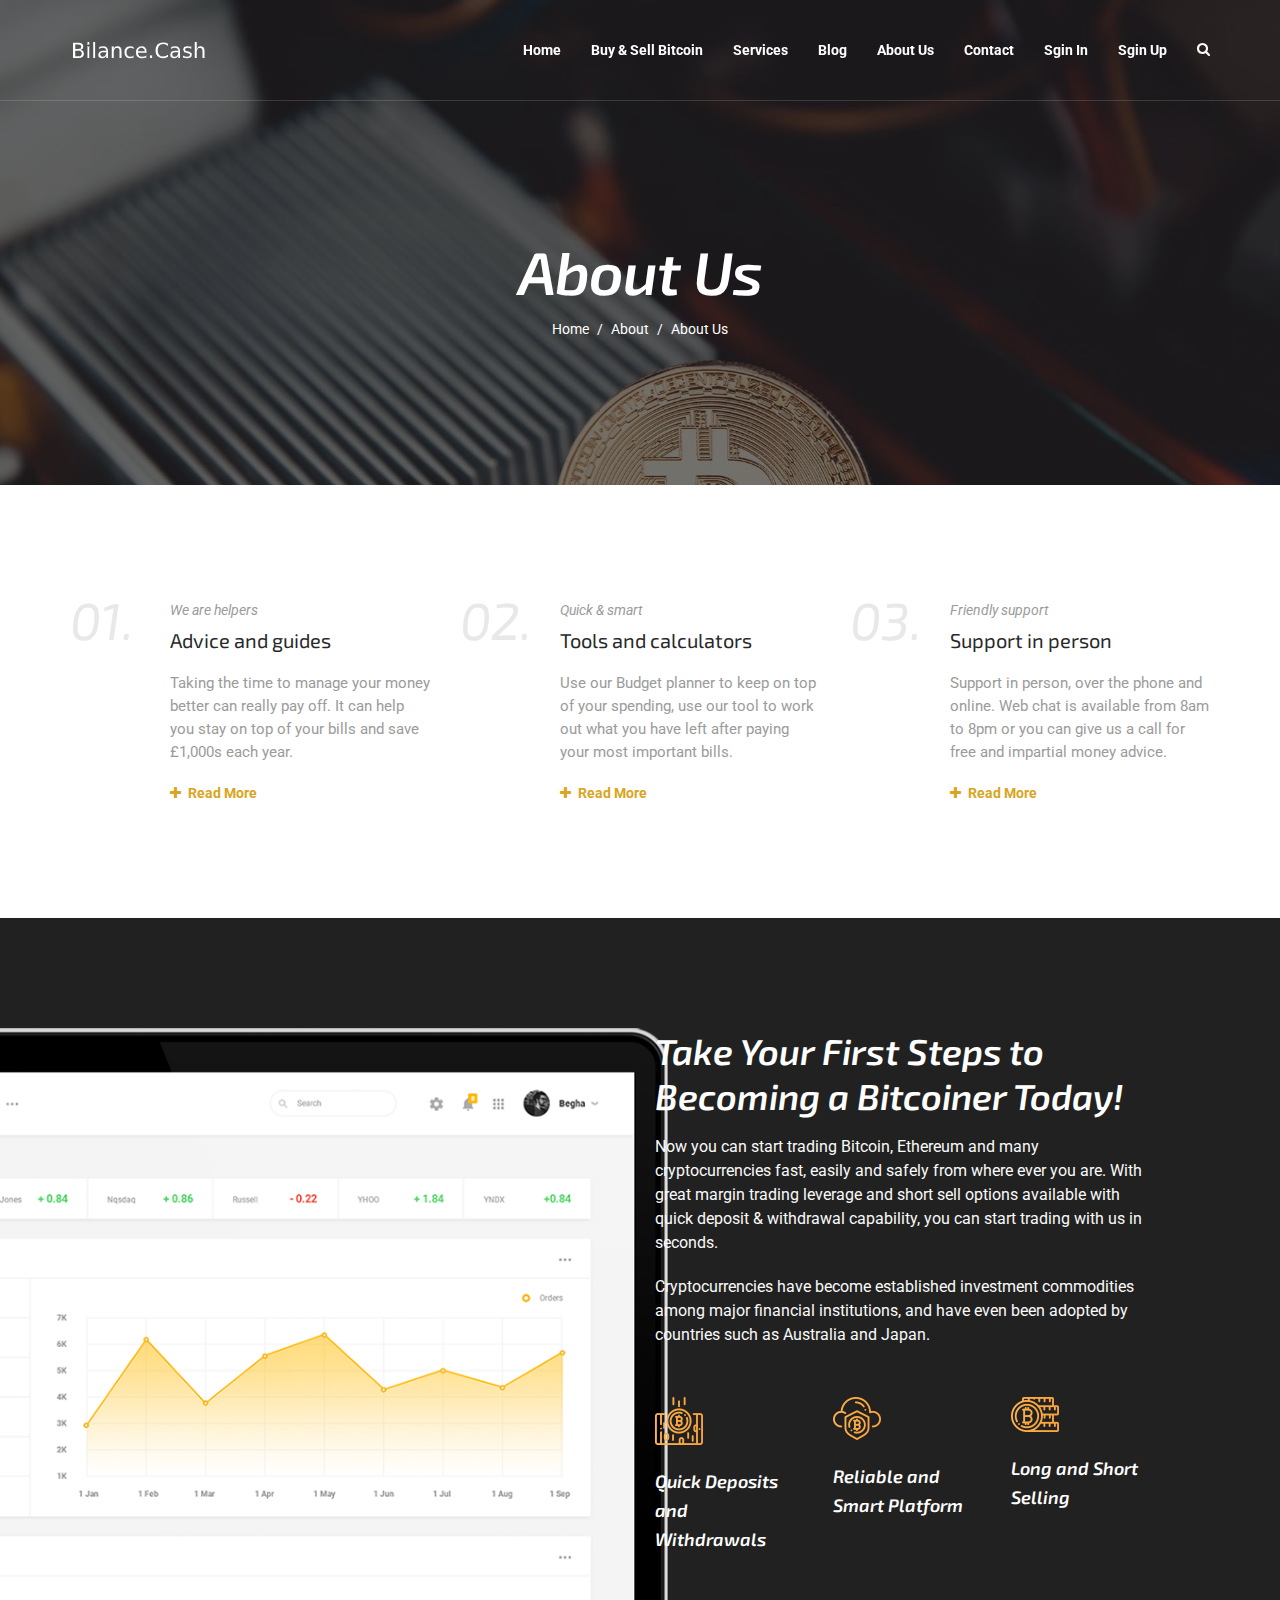
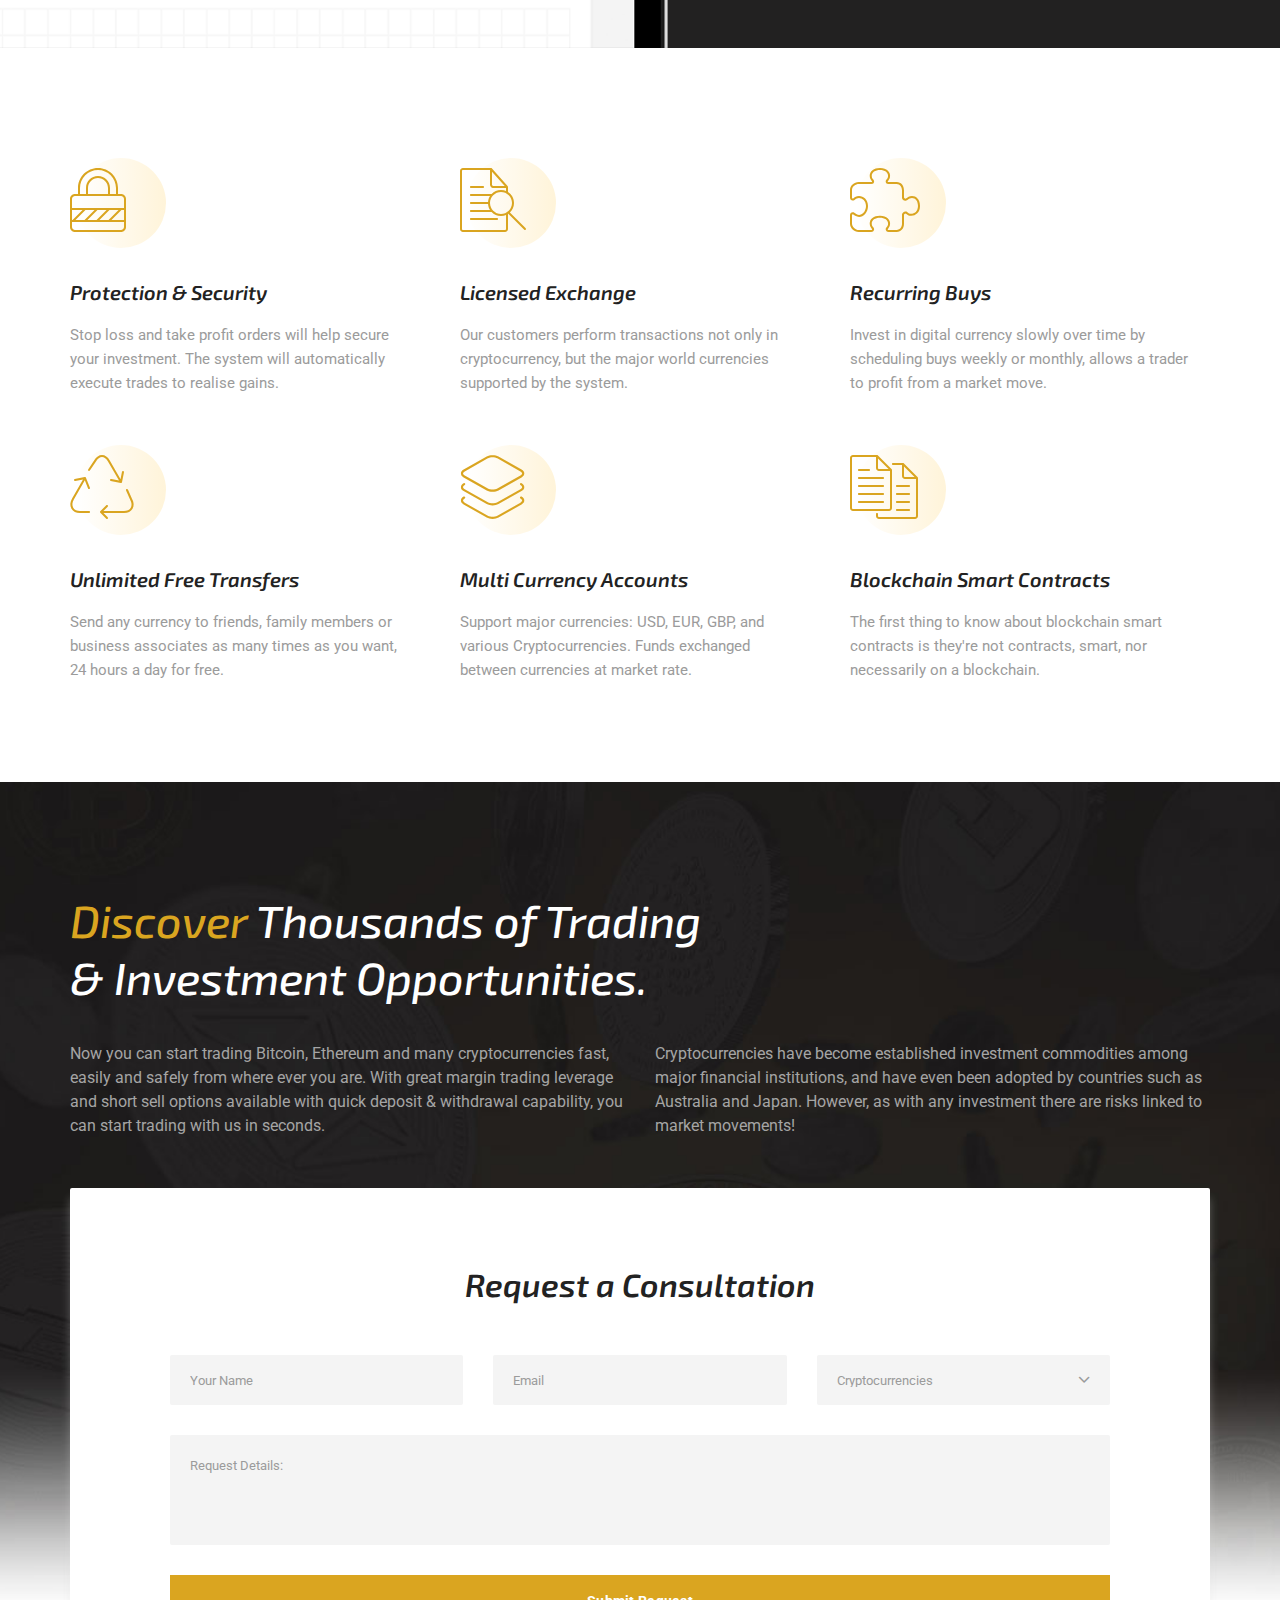
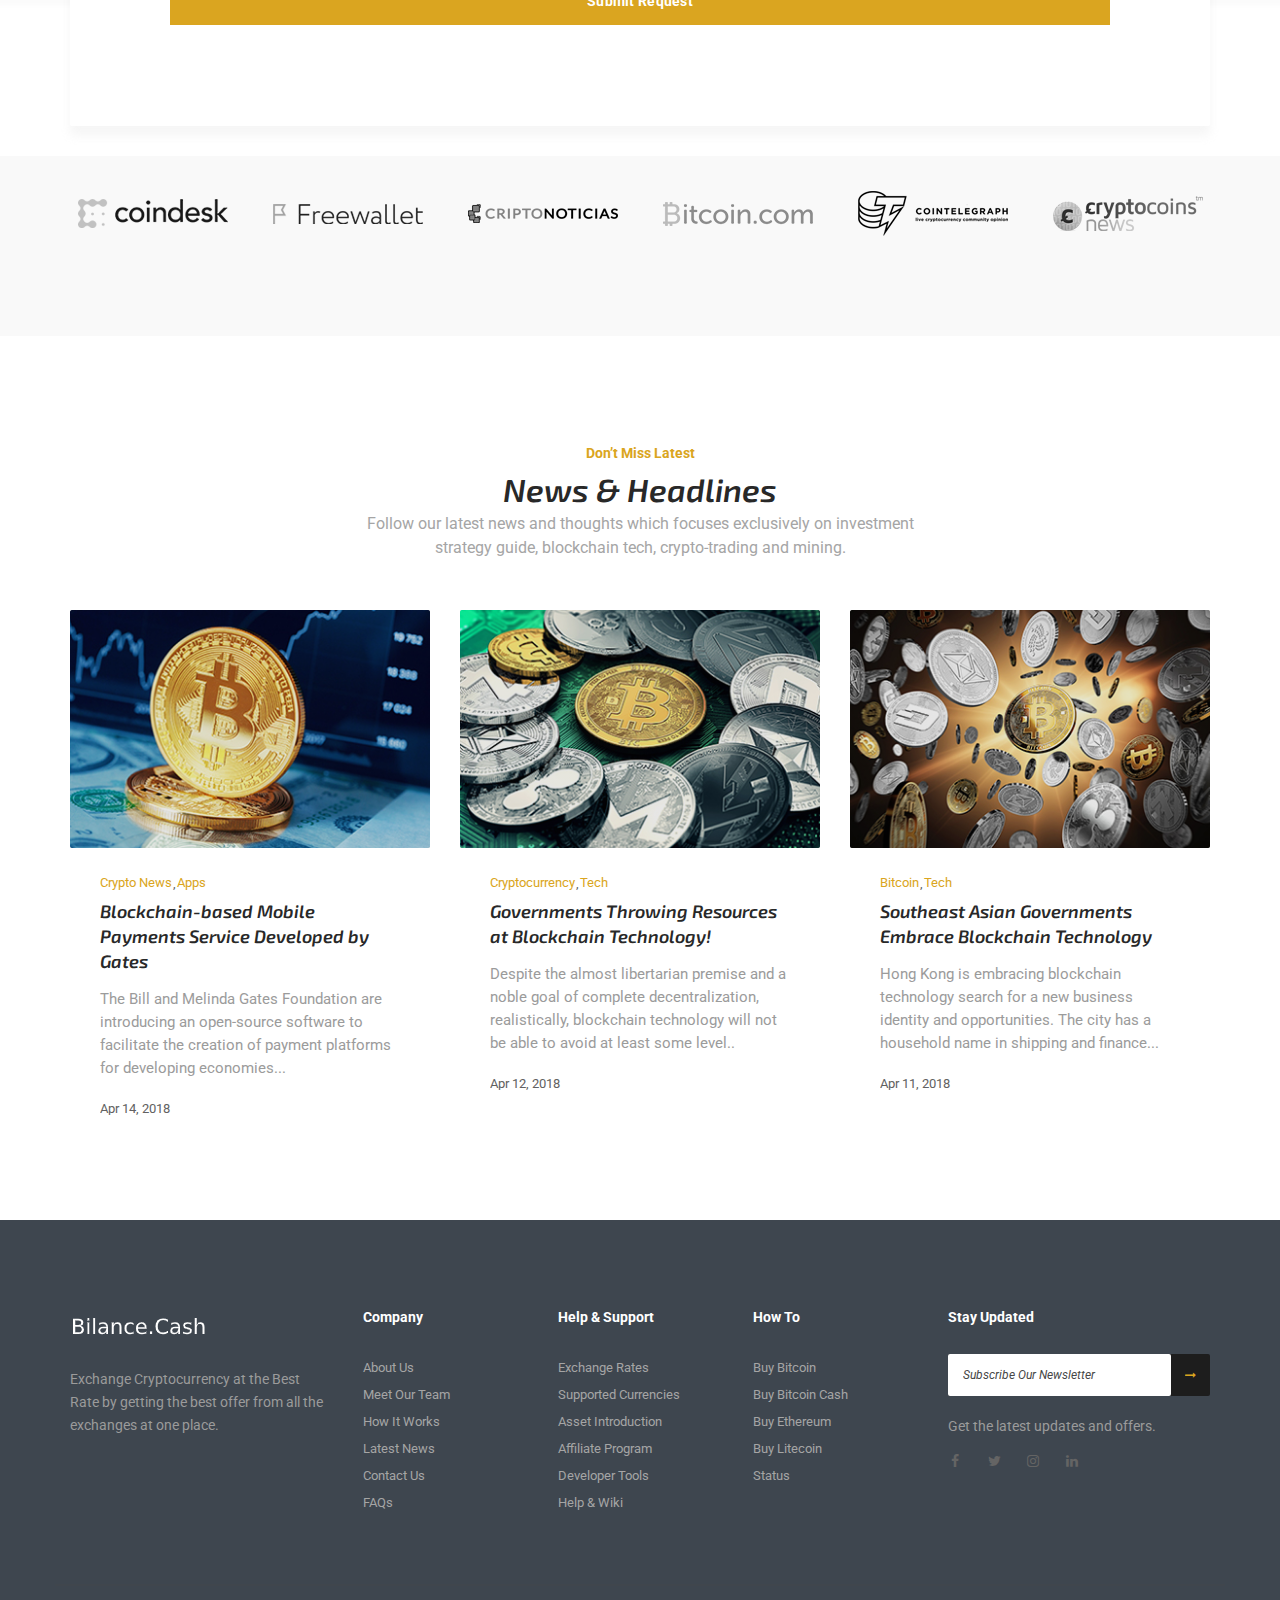
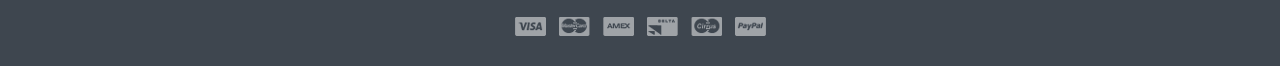
<file: page-about.html>
<!DOCTYPE html>
<html dir="ltr" lang="en-US">

<meta http-equiv="content-type" content="text/html;charset=UTF-8" />
<head>
<!-- Document Meta
    ============================================= -->
<meta charset="utf-8">
<meta http-equiv="X-UA-Compatible" content="IE=edge">
<!--IE Compatibility Meta-->
<meta name="author" content="zytheme"/>
<meta name="viewport" content="width=device-width, initial-scale=1, maximum-scale=1">
<meta name="description" content="Bitcoin And Crypto Currency Html5 Template">
<link href="assets/images/favicon/favicon.png" rel="icon">

<!-- Fonts
    ============================================= -->
<link href="http://fonts.googleapis.com/css?family=Exo+2:300i,400,400i,500,500i,600,600i,700%7CRoboto:300i,400,400i,500,500i,700" rel="stylesheet" type="text/css">

<!-- Stylesheets
    ============================================= -->
<link href="assets/css/external.css" rel="stylesheet">
<link href="assets/css/bootstrap.min.css" rel="stylesheet">
<link href="assets/css/style.css" rel="stylesheet">

<!-- HTML5 shim, for IE6-8 support of HTML5 elements. All other JS at the end of file. -->
<!--[if lt IE 9]>
      <script src="assets/js/html5shiv.js"></script>
      <script src="assets/js/respond.min.js"></script>
    <![endif]-->

<!-- Document Title
    ============================================= -->
<title>Bilance | Bitcoin And Crypto Currency Platform</title>
</head>
<body>
<div class="preloader">
	<div class="signal"></div>
</div><!-- Document Wrapper
	============================================= -->
	<div id="wrapper" class="wrapper clearfix">
<header id="navbar-spy" class="header header-1 header-transparent header-bordered header-fixed">
	<nav id="primary-menu" class="navbar navbar-fixed-top">
		<div class="container">
			<!-- Brand and toggle get grouped for better mobile display -->
			<div class="navbar-header">
				<button type="button" class="navbar-toggle collapsed" data-toggle="collapse" data-target="#navbar-collapse-1" aria-expanded="false">
				<span class="sr-only">Toggle navigation</span>
				<span class="icon-bar"></span>
				<span class="icon-bar"></span>
				<span class="icon-bar"></span>
				</button>
				<a class="logo" href="index.html">
					<img class="logo-light" src="assets/images/logo/logo-light.png" alt="Enrmous Logo">
					<img class="logo-dark" src="assets/images/logo/logo-dark.png" alt="Enrmous Logo">
				</a>
			</div>
			
			<!-- Collect the nav links, forms, and other content for toggling -->
			<div class="collapse navbar-collapse pull-right" id="navbar-collapse-1">
				<ul class="nav navbar-nav navbar-left nav-pos-right">
				<!-- Home Menu-->
	<li class="active">
		<a href="index.html">Home</a>	
	</li>
	<!-- li end -->

	<!-- Pages Menu -->
	<li>
		<a href="#">Buy & sell Bitcoin</a>
	</li>
	<!-- li end -->
	<!-- Services Menu-->
	<li >
		<a href="services-grid.html">services</a>		
	</li>
	<!-- about Menu-->
	<li>
		<a href="blog-standard.html">Blog</a>
	</li>
	<!-- Blog Menu-->
	<li>
		<a href="page-about.html">About Us</a>
	</li>
	<!-- about Menu end -->
	<!-- Contact Us Menu-->
	<li>
		<a href="page-contact.html">Contact</a>
	</li>
	<li>
		<a href="page-contact.html">Sgin in</a>
	</li>
	<li>
		<a href="page-contact.html">Sgin Up</a>
	</li>
	<!-- Contact Us end->
	<!-- li end -->
	</ul>
				<!-- Module Search -->
				<div class="module module-search pull-left">
					<div class="module-icon search-icon">
						<i class="fa fa-search"></i>
						<span class="title">search</span>
					</div>
					<div class="module-content module-fullscreen module--search-box">
						<div class="pos-vertical-center">
						<div class="container">
							<div class="row">
								<div class="col-xs-12 col-sm-12 col-md-8 col-md-offset-2">
									<form class="form-search">
										<input type="text" class="form-control" placeholder="Search...">
									</form><!-- .form-search end -->
								</div><!-- .col-md-8 end -->
							</div><!-- .row end -->
						</div><!-- .container end -->
					</div>
						<a class="module-cancel" href="#"><i class="fa fa-close"></i></a>
					</div>
				</div><!-- .module-search end -->				<!-- Module Consultation  -->
						</div>
			<!-- /.navbar-collapse -->
		</div>
		<!-- /.container-fluid -->
	</nav>

</header>

<!-- Page Title #1
============================================= -->
<section id="page-title" class="page-title bg-overlay bg-overlay-dark bg-parallax">
	<div class="bg-section">
		<img src="assets/images/page-titles/5.jpg" alt="Background"/>
	</div>
	<div class="container">
		<div class="row">
			<div class="col-xs-12 col-sm-12 col-md-12">
				<div class="title title-6 text-center">
                    <div class="title--heading">
                        <h1>About Us</h1>
                    </div>
					<div class="clearfix"></div>
					<ol class="breadcrumb">
						<li><a href="index.html">Home</a></li>
						<li><a href="index.html">about</a></li>
						<li class="active">about us</li>
					</ol>
				</div><!-- .title end -->
			</div><!-- .col-md-12 end -->
		</div><!-- .row end -->
	</div><!-- .container end -->
</section><!-- #page-title end -->

<!-- Info Cards
============================================= -->
<section id="infoCards" class="info-cards">
	<div class="container">
		<div class="row">
			<div class="col-xs-12 col-sm-4 col-md-4">
				<div class="info-card">
					<div class="info-card-step">01.</div>
					<div class="info-card-content">
						<h4 class="info-card-subtitle">We are helpers</h4>
						<h3 class="info-card-title">Advice and guides</h3>
						<p class="info-card-desc">Taking the time to manage your money better can really pay off. It can help you stay on top of your bills and save £1,000s each year.</p>
						<a class="info-card-links" href="#"><i class="fa fa-plus"></i>Read More</a>
					</div>
				</div><!-- .info-card end -->
			</div><!-- .col-md-4 end -->
			<div class="col-xs-12 col-sm-4 col-md-4">
				<div class="info-card">
					<div class="info-card-step">02.</div>
					<div class="info-card-content">
						<h4 class="info-card-subtitle">Quick & smart</h4>
						<h3 class="info-card-title">Tools and calculators</h3>
						<p class="info-card-desc">Use our Budget planner to keep on top of your spending, use our tool to work out what you have left after paying your most important bills.</p>
						<a class="info-card-links" href="#"><i class="fa fa-plus"></i>Read More</a>
					</div>
				</div><!-- .info-card end -->
			</div><!-- .col-md-4 end -->
			<div class="col-xs-12 col-sm-4 col-md-4">
				<div class="info-card">
					<div class="info-card-step">03.</div>
					<div class="info-card-content">
						<h4 class="info-card-subtitle">Friendly support</h4>
						<h3 class="info-card-title">Support in person</h3>
						<p class="info-card-desc">Support in person, over the phone and online. Web chat is available from 8am to 8pm or you can give us a call for free and impartial money advice.</p>
						<a class="info-card-links" href="#"><i class="fa fa-plus"></i>Read More</a>
					</div>
				</div><!-- .info-card end -->
			</div><!-- .col-md-4 end -->
		</div>
		<!-- .row end -->
	</div>
	<!-- .container end -->
</section>
<!-- #infoCards end -->

<!-- Featured #1
============================================= -->
<section id="featured1" class="featured featured-1 bg-overlay bg-overlay-dark2 bg-parallax pb-0">
	<div class="bg-section">
		<img src="assets/images/background/1.jpg" alt="Background"/>
	</div>
	<div class="container-fluid">
		<div class="row">
			<div class="col-xs-12 col-sm-12 col-md-6">
				<div class="featured-img">
					<img src="assets/images/mockups/laptop-mockup.png" alt="Laptop Mockup">
				</div>
			</div><!-- .col-md-5 end -->
			<div class="col-xs-12 col-sm-12 col-md-5">
				<div class="heading heading-6 mb-50">
					<h2 class="heading--title text-white">Take Your First Steps to Becoming a Bitcoiner Today!</h2>
					<p class="heading--desc text-gray mb-20">Now you can start trading Bitcoin, Ethereum and many cryptocurrencies fast, easily and safely from where ever you are. With great margin trading leverage and short sell options available with quick deposit & withdrawal capability, you can start trading with us in seconds.</p>
					<p class="heading--desc text-gray">Cryptocurrencies have become established investment commodities among major financial institutions, and have even been adopted by countries such as Australia and Japan.</p>
				</div><!-- .heading end -->
				<div class="row">
						<div class="col-xs-12 col-sm-4 col-md-4">
							<div class="feature-card">
								<div class="feature-card-icon">
									<img src="assets/images/icons/BitcoinIcon1.png" alt="Bitcoin Icon">
								</div>
								<div class="feature-card-content">
									<h3 class="feature-card-title text-white">Quick Deposits and Withdrawals</h3>
								</div>
							</div>
						</div><!-- .col-md-4 end -->
						<div class="col-xs-12 col-sm-4 col-md-4">
							<div class="feature-card">
								<div class="feature-card-icon">
									<img src="assets/images/icons/BitcoinIcon2.png" alt="Bitcoin Icon">
								</div>
								<div class="feature-card-content">
									<h3 class="feature-card-title text-white">Reliable and Smart Platform</h3>
								</div>
							</div>
						</div><!-- .col-md-4 end -->
						<div class="col-xs-12 col-sm-4 col-md-4">
							<div class="feature-card">
								<div class="feature-card-icon">
									<img src="assets/images/icons/BitcoinIcon3.png" alt="Bitcoin Icon">
								</div>
								<div class="feature-card-content">
									<h3 class="feature-card-title text-white">Long and Short Selling</h3>
								</div>
							</div>
						</div><!-- .col-md-4 end -->
					</div><!-- .row end -->
			</div><!-- .col-md-7 end -->
		</div>
		<!-- .row end -->
	</div>
	<!-- .container end -->
</section>
<!-- #featured1 end -->

<!-- Featured #2
============================================= -->
<section id="featured2" class="featured featured-2 pb-50">
	<div class="container">
		<div class="row">
			<!-- Feature Card #1 -->
			<div class="col-xs-12 col-sm-4 col-md-4">
				<div class="feature-card">
					<div class="feature-card-icon">
						<i class="icon-lock"></i>
					</div>
					<div class="feature-card-content">
						<h3 class="feature-card-title">Protection & Security</h3>
						<p  class="feature-card-desc">Stop loss and take profit orders will help secure your investment. The system will automatically execute trades to realise gains.</p>
					</div>
				</div>
			</div><!-- .col-md-4 end -->
			<!-- Feature Card #2 -->
			<div class="col-xs-12 col-sm-4 col-md-4">
				<div class="feature-card">
					<div class="feature-card-icon">
						<i class="icon-search"></i>
					</div>
					<div class="feature-card-content">
						<h3 class="feature-card-title">Licensed Exchange</h3>
						<p  class="feature-card-desc">Our customers perform transactions not only in cryptocurrency, but the major world currencies supported by the system.</p>
					</div>
				</div>
			</div><!-- .col-md-4 end -->
			<!-- Feature Card #3 -->
			<div class="col-xs-12 col-sm-4 col-md-4">
				<div class="feature-card">
					<div class="feature-card-icon">
						<i class="icon-puzzle"></i>
					</div>
					<div class="feature-card-content">
						<h3 class="feature-card-title">Recurring Buys</h3>
						<p  class="feature-card-desc">Invest in digital currency slowly over time by scheduling buys weekly or monthly, allows a trader to profit from a market move.</p>
					</div>
				</div>
			</div><!-- .col-md-4 end -->
			<!-- Feature Card #4 -->
			<div class="col-xs-12 col-sm-4 col-md-4">
				<div class="feature-card">
					<div class="feature-card-icon">
						<i class="icon-recycle"></i>
					</div>
					<div class="feature-card-content">
						<h3 class="feature-card-title">Unlimited Free Transfers</h3>
						<p  class="feature-card-desc">Send any currency to friends, family members or business associates as many times as you want, 24 hours a day for free.</p>
					</div>
				</div>
			</div><!-- .col-md-4 end -->
			<!-- Feature Card #5 -->
			<div class="col-xs-12 col-sm-4 col-md-4">
				<div class="feature-card">
					<div class="feature-card-icon">
						<i class="icon-layers"></i>
					</div>
					<div class="feature-card-content">
						<h3 class="feature-card-title">Multi Currency Accounts</h3>
						<p  class="feature-card-desc">Support major currencies: USD, EUR, GBP, and various Cryptocurrencies. Funds exchanged between currencies at market rate.</p>
					</div>
				</div>
			</div><!-- .col-md-4 end -->
			<!-- Feature Card #6 -->
			<div class="col-xs-12 col-sm-4 col-md-4">
				<div class="feature-card">
					<div class="feature-card-icon">
						<i class="icon-documents"></i>
					</div>
					<div class="feature-card-content">
						<h3 class="feature-card-title">Blockchain Smart Contracts</h3>
						<p  class="feature-card-desc">The first thing to know about blockchain smart contracts is they're not contracts, smart, nor necessarily on a blockchain.</p>
					</div>
				</div>
			</div><!-- .col-md-4 end -->

		</div>
		<!-- .row end -->
	</div>
	<!-- .container end -->
</section>
<!-- #featured2 end -->

<!-- Consultation #1
============================================= -->
<section id="consultation" class="consultation consultation-1 pb-0">
	<div class="bg-section">
		<img src="assets/images/background/8.jpg" alt="Background"/>
	</div>
	<div class="container">
		<div class="row">
			<div class="col-xs-12 col-sm-12 col-md-12">
				<div class="heading heading-2 mb-50">
					<div class="row">
						<div class="col-xs-12 col-sm-12 col-md-7">
							<h2 class="heading--title text-white"><span class="text-theme">Discover</span><span class="text-white"> Thousands of Trading & Investment Opportunities.</span></h2>
						</div>
					</div><!-- .row end -->
					<div class="row">
						<div class="col-xs-12 col-sm-12 col-md-6">
							<p class="heading--desc">Now you can start trading Bitcoin, Ethereum and many cryptocurrencies fast, easily and safely from where ever you are. With great margin trading leverage and short sell options available with quick deposit & withdrawal capability, you can start trading with us in seconds.</p>
						</div>
						<div class="col-xs-12 col-sm-12 col-md-6">
							<p class="heading--desc">Cryptocurrencies have become established investment commodities among major financial institutions, and have even been adopted by countries such as Australia and Japan. However, as with any investment there are risks linked to market movements!</p>
						</div>
					</div><!-- .row end -->
				</div><!-- .heading end -->
			</div>

		</div>
		<!-- .row end -->
		<div class="row">
            <div class="col-xs-12 col-sm-12 col-md-12">
                <div class="consultation-form mb-30 bg-white text-center">
                    <div class="consultation--desc">
                        Request a Consultation
                    </div>
                    <form class="mb-0">
                        <div class="row">
                            <div class="col-xs-12 col-sm-12 col-md-4">
                                <input type="text" class="form-control" name="consultater-name" id="yourname" placeholder="Your Name" required="">
                            </div>
                            <div class="col-xs-12 col-sm-12 col-md-4">
                                <input type="email" class="form-control" name="consultater-email" id="youremail" placeholder="Email">
                            </div>
                             <div class="col-xs-12 col-sm-12 col-md-4">
                                <div class="form-select">
                                    <i class="fa fa-angle-down"></i>
                                    <select class="form-control" name="Cryptocurreny" id="Cryptocurreny">
									<option value="Cryptocurrencies">Cryptocurrencies</option>
									<option value="Bitcoin">Bitcoin</option>
									<option value="Litecoin">Litecoin</option>
									<option value="Namecoin">Namecoin</option>
									<option value="Dogecoin">Dogecoin</option>
								</select>
                                </div>
                            </div>
                            <div class="col-xs-12 col-sm-12 col-md-12">
                                <textarea class="form-control" name="consultater-message" id="message" rows="2" placeholder="Request Details:"></textarea>
                            </div>
                            <div class="col-xs-12 col-sm-12 col-md-12">
                                <input type="submit" value="Submit Request" name="submit" class="btn btn--primary btn--block">
							</div>
							<div class="col-xs-12 col-sm-12 col-md-12">
                                <div class="contact-result"></div>
                            </div>
                        </div>
                        <!-- .row end -->
                    </form>
                    <!-- form end -->
                </div>
                <!-- .contact-form end -->
            </div>
            <!-- .col-md-8 end -->
        </div>
	</div>
	<!-- .container end -->
</section>
<!-- #consultation end -->

<!-- Clients #1
============================================= -->
<section id="clients1" class="clients clients-1 bg-gray">
	<div class="container">
		<div class="row row-clients">
			<!-- Client #1 -->
			<div class="col-xs-12 col-sm-6 col-md-2 client">
					<img class="center-block" src="assets/images/clients/1.png" alt="client">
				</div>
			<!-- .client end -->

			<!-- Client #2 -->
			<div class="col-xs-12 col-sm-6 col-md-2 client">
					<img class="center-block" src="assets/images/clients/2.png" alt="client">
				</div>
			<!-- .client end -->
			
			<!-- Client #3 -->
			<div class="col-xs-12 col-sm-6 col-md-2 client">
					<img class="center-block" src="assets/images/clients/3.png" alt="client">
				</div>
			<!-- .client end -->
			
			<!-- Client #4 -->
			<div class="col-xs-12 col-sm-6 col-md-2 client">
					<img class="center-block" src="assets/images/clients/4.png" alt="client">
				</div>
			<!-- .client end -->
			
			<!-- Client #5 -->
			<div class="col-xs-12 col-sm-6 col-md-2 client">
					<img class="center-block" src="assets/images/clients/5.png" alt="client">
				</div>
			<!-- .client end -->
			
			<!-- Client #6 -->
			<div class="col-xs-12 col-sm-6 col-md-2 client">
					<img class="center-block" src="assets/images/clients/6.png" alt="client">
				</div>
			<!-- .client end -->
			
		</div>
		<!-- .row-clients end -->
	</div>
	<!-- .container end -->
</section>
<!-- #clients1 end -->

<!-- Blog Grid
======================================= -->
<section id="blog" class="blog blog-grid pb-60">
	<div class="container">
		<div class="row clearfix">
			<div class="col-xs-12 col-sm-12 col-md-6 col-md-offset-3">
				<div class="heading heading-3 mb-50 text--center">
					<p class="heading--subtitle">Don’t Miss Latest</p>
					<h2 class="heading--title">News & Headlines</h2>
					<p class="heading--desc mb-0">Follow our latest news and thoughts which focuses exclusively on investment strategy guide, blockchain tech, crypto-trading and mining.</p>
				</div>
			</div><!-- .col-md-6 end -->
		</div>
		<div class="row">
			<!-- Blog Entry #1 -->
			<div class="col-xs-12 col-sm-6 col-md-4">
				<div class="blog-entry">
					<div class="entry--img">
						<a href="#">
                            <img src="assets/images/blog/grid/1.jpg" alt="entry image"/>
                            <div class="entry--overlay"></div>
                        </a>
					</div>
					<div class="entry--content">
						<div class="entry--meta">
						     <a href="#">Crypto News</a><a href="#">Apps</a> 
						</div>
						<div class="entry--title">
							<h4><a href="#">Blockchain-based Mobile Payments Service Developed by Gates</a></h4>
						</div>
						<div class="entry--bio">
                            The Bill and Melinda Gates Foundation are introducing an open-source software to facilitate the creation of payment platforms for developing economies...
                        </div>
						<div class="entry--footer">
							<div class="entry--date">
								Apr 14, 2018
							</div>
						</div>
					</div>
					<!-- .entry-content end -->
				</div>
				<!-- .blog-entry end -->
			</div>
			<!-- .col-md-4 end -->

			<!-- Blog Entry #2 -->
			<div class="col-xs-12 col-sm-6 col-md-4">
				<div class="blog-entry">
					<div class="entry--img">
						<a href="#">
                            <img src="assets/images/blog/grid/2.jpg" alt="entry image"/>
                        <div class="entry--overlay"> </div>
</a>
                       
					</div>
					<div class="entry--content">
						<div class="entry--meta">
						     <a href="#">Cryptocurrency</a><a href="#">Tech</a> 
						</div>
						<div class="entry--title">
							<h4><a href="#">Governments Throwing Resources at Blockchain Technology!</a></h4>
						</div>
						<div class="entry--bio">
                           Despite the almost libertarian premise and a noble goal of complete decentralization, realistically, blockchain technology will not be able to avoid at least some level..
                        </div>
						<div class="entry--footer">
							<div class="entry--date">
								Apr 12, 2018
							</div>
						</div>
					</div>
					<!-- .entry-content end -->
				</div>
				<!-- .blog-entry end -->
			</div>
			<!-- .col-md-4 end -->

			<!-- Blog Entry #3 -->
            <div class="col-xs-12 col-sm-6 col-md-4">
				<div class="blog-entry">
					<div class="entry--img">
						<a href="#">
                            <img src="assets/images/blog/grid/3.jpg" alt="entry image"/>
                        <div class="entry--overlay"> </div>
</a>
                       
					</div>
					<div class="entry--content">
						<div class="entry--meta">
						     <a href="#">Bitcoin</a><a href="#">Tech</a> 
						</div>
						<div class="entry--title">
							<h4><a href="#">Southeast Asian Governments Embrace Blockchain Technology</a></h4>
						</div>
						<div class="entry--bio">
                            Hong Kong is embracing blockchain technology search for a new business identity and opportunities. The city has a household name in shipping and finance...
                        </div>
						<div class="entry--footer">
							<div class="entry--date">
								Apr 11, 2018
							</div>
						</div>
					</div>
					<!-- .entry-content end -->
				</div>
				<!-- .blog-entry end -->
			</div>
			<!-- .col-md-4 end -->
 		</div>
		<!-- .row end -->
	</div>
	<!-- .container end -->
</section>
<!-- #blog end -->

<!-- Footer #1
============================================= -->
<footer id="footer" class="footer footer-1">
	<!-- Copyrights
	============================================= -->	
	<!-- Widget Section
	============================================= -->
	<div class="footer-widget">
		<div class="container">
			<div class="row clearfix">
				<div class="col-xs-12 col-sm-4 col-md-3 footer--widget widget-about">
					<div class="widget-content">
						<img class="footer-logo" src="assets/images/logo/logo-light.png" alt="logo">
						<p>Exchange Cryptocurrency at the Best Rate by getting the best offer from all the exchanges at one place.</p>
						
					</div>
				</div><!-- .col-md-3 end -->
				<div class="col-xs-12 col-sm-4 col-md-2 footer--widget widget-links">
					<div class="widget-title">
						<h5>Company</h5>
					</div>
					<div class="widget-content">
						<ul>
							<li><a href="#">About Us</a></li>
							<li><a href="#">Meet Our Team</a></li>
							<li><a href="#">How It Works</a></li>
							<li><a href="#">Latest News</a></li>
							<li><a href="#">Contact Us</a></li>
							<li><a href="#">FAQs</a></li>
						</ul>
					</div>
				</div><!-- .col-md-2 end -->
				
				<div class="col-xs-12 col-sm-4 col-md-2 footer--widget widget-links">
					<div class="widget-title">
						<h5>Help & Support</h5>
					</div>
					<div class="widget-content">
						<ul>
							<li><a href="#">Exchange Rates</a></li>
							<li><a href="#">Supported Currencies</a></li>
							<li><a href="#">Asset Introduction</a></li>
							<li><a href="#">Affiliate Program</a></li>
							<li><a href="#">Developer Tools</a></li>
							<li><a href="#">Help & Wiki</a></li>
						</ul>
					</div>
				</div><!-- .col-md-2 end -->
				
				<div class="col-xs-12 col-sm-4 col-md-2 footer--widget widget-links">
					<div class="widget-title">
						<h5>How To</h5>
					</div>
					<div class="widget-content">
						<ul>
							<li><a href="#">Buy Bitcoin</a></li>
							<li><a href="#">Buy Bitcoin Cash</a></li>
							<li><a href="#">Buy Ethereum</a></li>
							<li><a href="#">Buy Litecoin</a></li>
							<li><a href="#">Status</a></li>
						</ul>
					</div>
				</div><!-- .col-md-2 end -->

				<div class="col-xs-12 col-sm-4 col-md-3 footer--widget widget-newsletter">
					<div class="widget-title">
						<h5>Stay Updated</h5>
					</div>
					<div class="widget-content">
						<form class="form-newsletter mailchimp">
							<input type="email" name="email" class="form-control" placeholder="Subscribe Our Newsletter">
							<button type="submit"><i class="fa fa-long-arrow-right"></i></button>
						</form>
						<div class="subscribe-alert"></div>
						<div class="clearfix"></div>
						<p>Get the latest updates and offers.</p>
						<div class="footer-social-icon">
							<a class="facebook" href="#">
								<i class="fa fa-facebook"></i><i class="fa fa-facebook"></i>
							</a>
							<a class="twitter" href="#" >
								<i class="fa fa-twitter"></i><i class="fa fa-twitter"></i>
							</a>
							<a class="instagram" href="#">
								<i class="fa fa-instagram"></i><i class="fa fa-instagram"></i>
							</a>	
							<a class="linkedin" href="#">
								<i class="fa fa-linkedin"></i><i class="fa fa-linkedin"></i>
							</a>
						</div>
					</div>
				</div><!-- .col-md-3 end -->
				<div class="clearfix"></div>
			</div>
		</div><!-- .container end -->
	</div><!-- .footer-widget end -->
	
	<!-- Copyrights
	============================================= -->
	<div class="footer--bar">
		<div class="container">
			<div class="row">
                <div class="col-xs-12 col-sm-12 col-md-12 text--center footer--copyright">
                    <div class="payment--methods text--center">
                        <a href="#" title="Visa"><img src="assets/images/footer/visa.png" alt="Visa"></a>
                        <a href="#" title="Mastercard"><img src="assets/images/footer/mastercard.png" alt="Mastercard"></a>
                        <a href="#" title="amex"> <img src="assets/images/footer/amex.png" alt="amex"></a>
                        <a href="#" title="Delta"><img src="assets/images/footer/delta.png" alt="Delta"> </a>
                        <a href="#" title="Cirrus"><img src="assets/images/footer/cirrus.png" alt="Cirrus"></a>
                        <a href="#" title="Paypal"><img src="assets/images/footer/paypal.png" alt="Paypal"></a>
                    </div>
                </div>
 			</div>
		</div><!-- .container end -->
	</div><!-- .footer-copyright end -->
</footer>


<div id="back-to-top" class="backtop"><i class="fa fa-long-arrow-up"></i></div>
 </div><!-- #wrapper end -->

<!-- Footer Scripts
============================================= -->
<script src="assets/js/jquery-2.2.4.min.js"></script>
<script src="assets/js/plugins.js"></script>
<script src="assets/js/functions.js"></script>
</body>

</html>
</file>
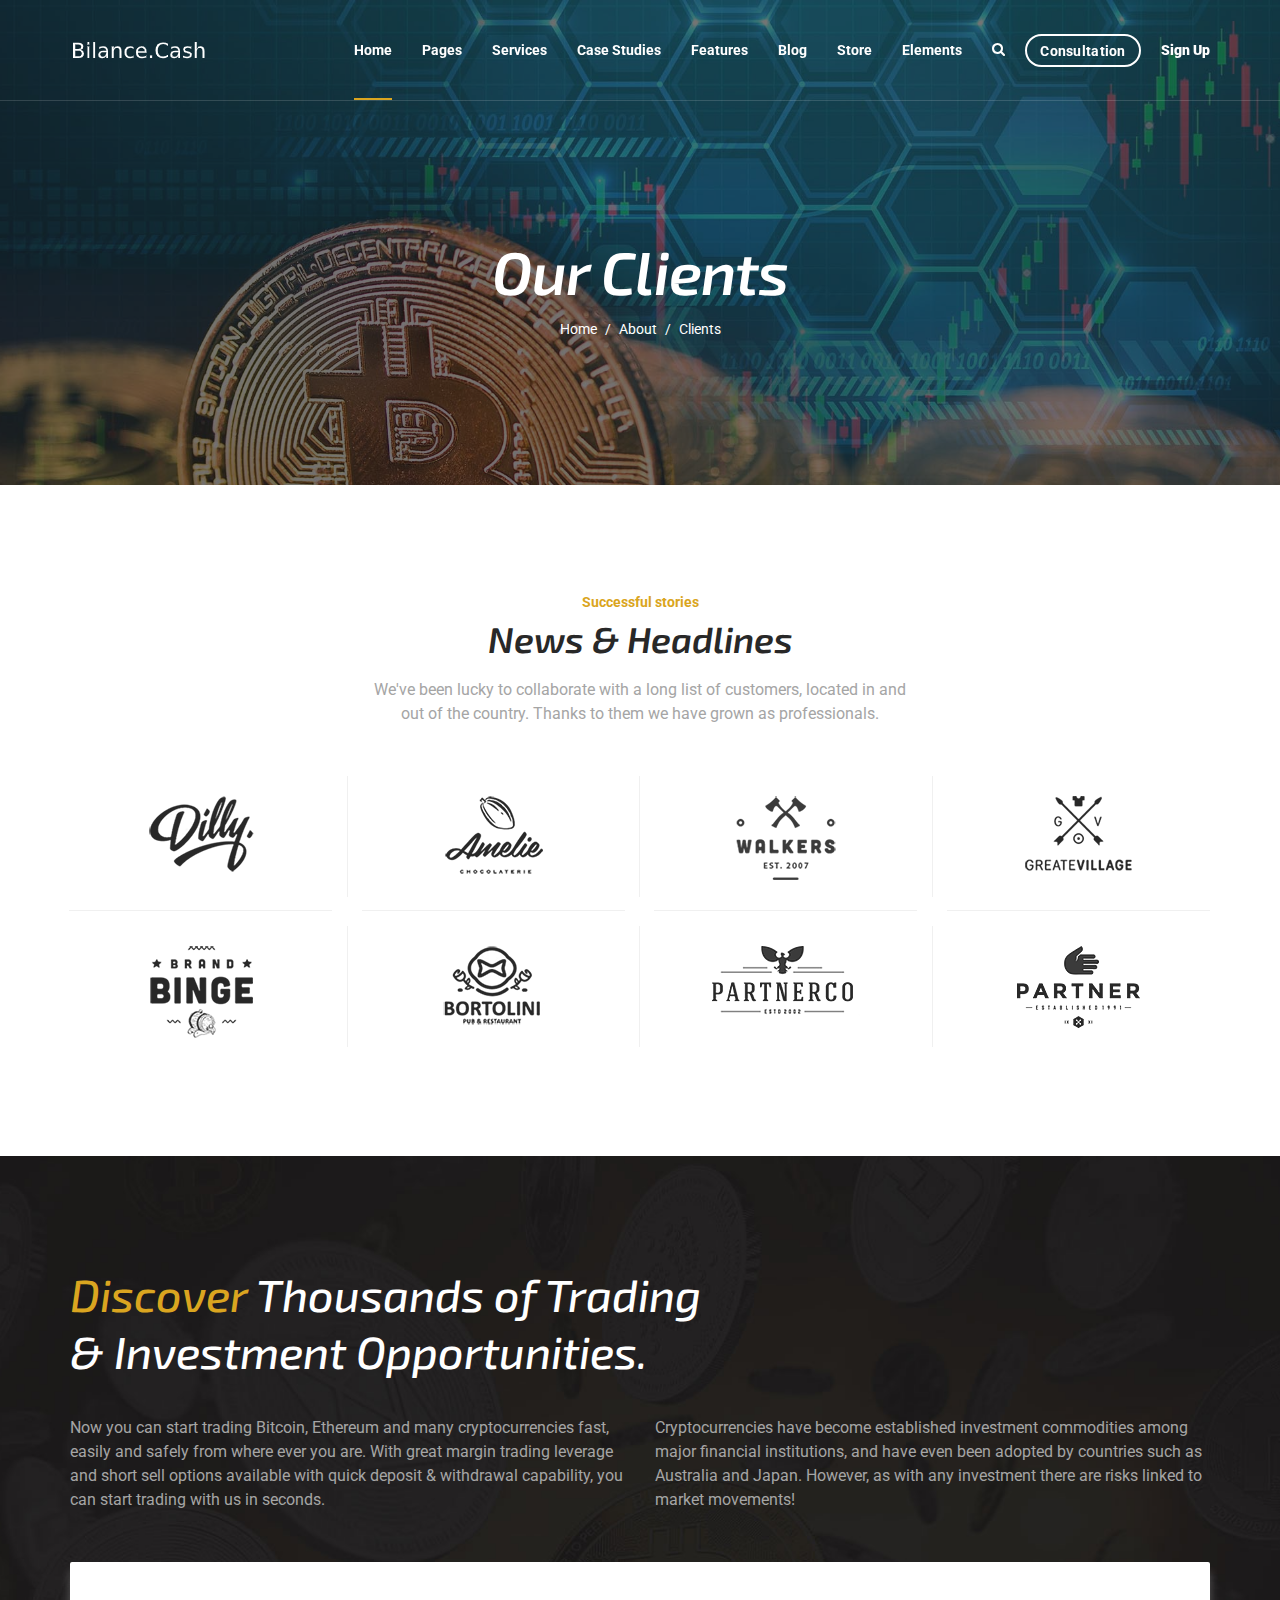
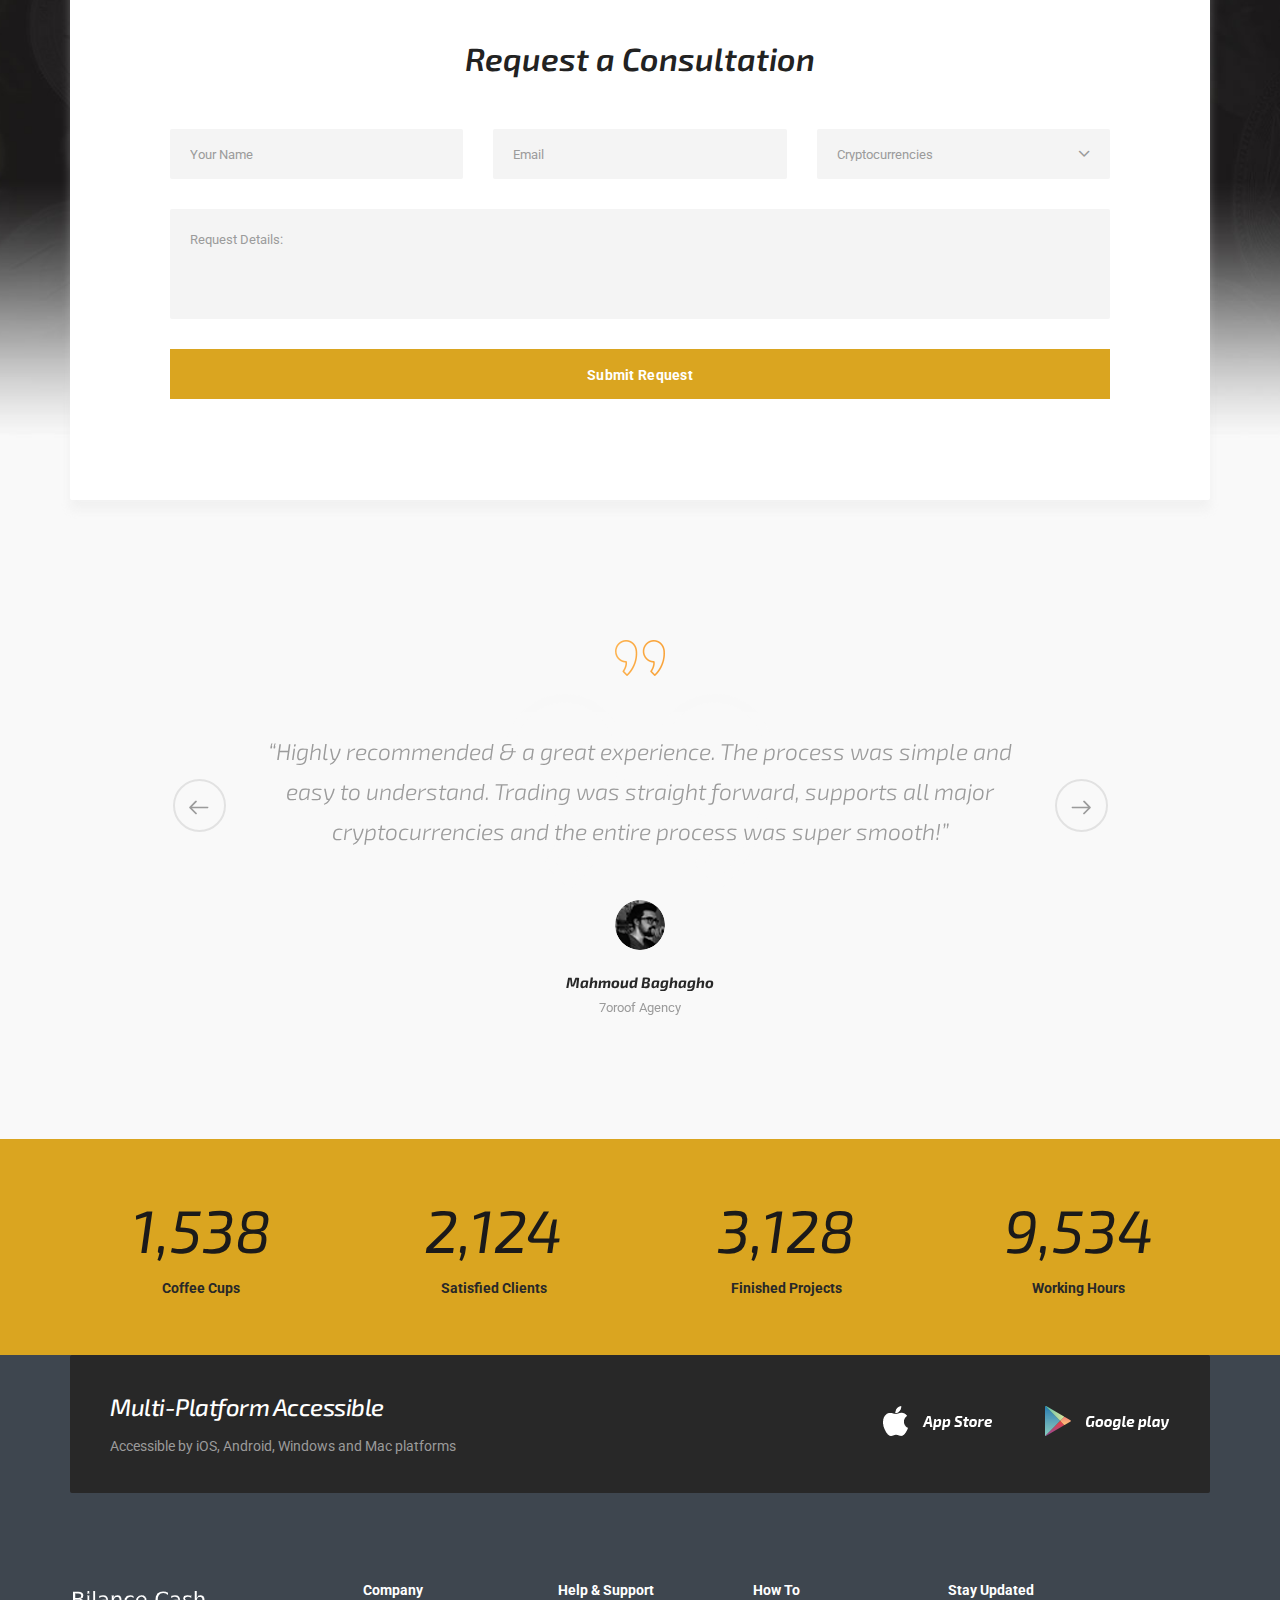
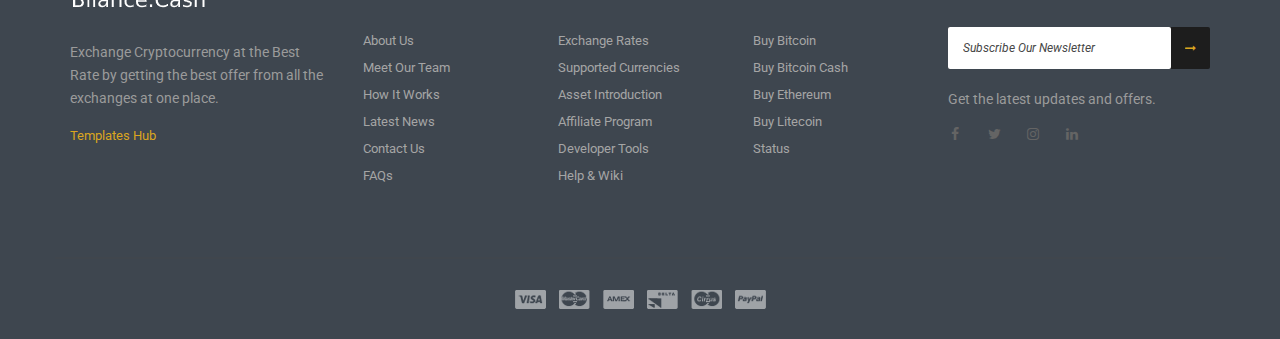
<file: page-clients.html>
<!DOCTYPE html>
<html dir="ltr" lang="en-US">

<meta http-equiv="content-type" content="text/html;charset=UTF-8" />
<head>
<!-- Document Meta
    ============================================= -->
<meta charset="utf-8">
<meta http-equiv="X-UA-Compatible" content="IE=edge">
<!--IE Compatibility Meta-->
<meta name="author" content="zytheme"/>
<meta name="viewport" content="width=device-width, initial-scale=1, maximum-scale=1">
<meta name="description" content="Bitcoin And Crypto Currency Html5 Template">
<link href="assets/images/favicon/favicon.png" rel="icon">

<!-- Fonts
    ============================================= -->
<link href="http://fonts.googleapis.com/css?family=Exo+2:300i,400,400i,500,500i,600,600i,700%7CRoboto:300i,400,400i,500,500i,700" rel="stylesheet" type="text/css">

<!-- Stylesheets
    ============================================= -->
<link href="assets/css/external.css" rel="stylesheet">
<link href="assets/css/bootstrap.min.css" rel="stylesheet">
<link href="assets/css/style.css" rel="stylesheet">

<!-- HTML5 shim, for IE6-8 support of HTML5 elements. All other JS at the end of file. -->
<!--[if lt IE 9]>
      <script src="assets/js/html5shiv.js"></script>
      <script src="assets/js/respond.min.js"></script>
    <![endif]-->

<!-- Document Title
    ============================================= -->
<title>Cryptech | Bitcoin And Crypto Currency Html5 Template</title>
</head>
<body>
<div class="preloader">
	<div class="signal"></div>
</div><!-- Document Wrapper
	============================================= -->
	<div id="wrapper" class="wrapper clearfix">
<header id="navbar-spy" class="header header-1 header-transparent header-bordered header-fixed">
	<nav id="primary-menu" class="navbar navbar-fixed-top">
		<div class="container">
			<!-- Brand and toggle get grouped for better mobile display -->
			<div class="navbar-header">
				<button type="button" class="navbar-toggle collapsed" data-toggle="collapse" data-target="#navbar-collapse-1" aria-expanded="false">
				<span class="sr-only">Toggle navigation</span>
				<span class="icon-bar"></span>
				<span class="icon-bar"></span>
				<span class="icon-bar"></span>
				</button>
				<a class="logo" href="index.html">
					<img class="logo-light" src="assets/images/logo/logo-light.png" alt="Enrmous Logo">
					<img class="logo-dark" src="assets/images/logo/logo-dark.png" alt="Enrmous Logo">
				</a>
			</div>
			
			<!-- Collect the nav links, forms, and other content for toggling -->
			<div class="collapse navbar-collapse pull-right" id="navbar-collapse-1">
				<ul class="nav navbar-nav navbar-left nav-pos-right">
				<!-- Home Menu-->
	<li class="has-dropdown active">
		<a href="#" data-toggle="dropdown" class="dropdown-toggle menu-item">Home</a>
		<ul class="dropdown-menu">
			<li>
				<a href="home-consulting.html">Home Consulting</a>
			</li>
			<li>
				<a href="home-blockchain.html">Home blockchain</a>
			</li>
			<li>
				<a href="index.html">Home advisor</a>
			</li>
			<li>
				<a href="home-ico.html">Home ICO</a>
			</li>
			<li>
				<a href="home-investment.html">Home investment</a>
			</li>
			<li>
				<a href="home-corporation.html">Home corporation</a>
			</li>
		</ul>
	</li>
	<!-- li end -->

	<!-- Pages Menu -->
	<li class="has-dropdown"> 
		<a href="#" data-toggle="dropdown" class="dropdown-toggle link-hover" data-hover="pages">Pages</a>
		<ul class="dropdown-menu">
			<li>
				<a href="page-about.html">About US</a>
			</li>
			<li>
				<a href="page-our-team.html">our team</a>
			</li>
			<li>
				<a href="page-how-works.html">how it works</a>
			</li>
			<li>
				<a href="page-clients.html">our clients</a>
			</li>
			<li>
				<a href="page-gallery.html">our gallery</a>
			</li>
			<li>
				<a href="page-contact.html">contacts</a>
			</li>
			<li>
				<a href="page-faqs.html">FAQs</a>
			</li>
			<li>
				<a href="page-consultation.html">consultation</a>
			</li>
		</ul>
	</li>
	<!-- li end -->
	<!-- Services Menu-->
	<li class="has-dropdown">
		<a href="#" data-toggle="dropdown" class="dropdown-toggle menu-item">services</a>
		<ul class="dropdown-menu">
			<li>
				<a href="services-grid.html">services grid</a>
			</li>
			<li>
				<a href="services-single.html">services single</a>
			</li>
			<li>
				<a href="page-exchanges-rates.html">exchanges rates</a>
			</li>
			<li>
				<a href="page-market-data.html">market data</a>
			</li>
			<li>
				<a href="page-wallet.html">crypto wallet</a>
			</li>
			<li>
				<a href="page-pricing.html">pricing</a>
			</li>
		</ul>
	</li>
	<!-- li end -->
	<!-- Studies Menu-->
	<li class="has-dropdown">
		<a href="#" data-toggle="dropdown" class="dropdown-toggle menu-item">Case Studies</a>
		<ul class="dropdown-menu">
			<li>
				<a href="case-studies.html">our studies</a>
			</li>
			<li>
				<a href="case-study-single-1.html">case single 1</a>
			</li>
			<li>
				<a href="case-study-single-2.html">case single 2</a>
			</li>
		</ul>
	</li>
	<!-- li end -->
	<!-- Features Menu-->
	<li class="has-dropdown">
		<a href="#" data-toggle="dropdown" class="dropdown-toggle menu-item">features</a>
		<ul class="dropdown-menu">
			<li class="dropdown-submenu">
				<a href="#" data-toggle="dropdown" class="dropdown-toggle">revolution sliders</a>
				<ul class="dropdown-menu">
					<li>
						<a href="slider-1.html">slider 1</a>
					</li>
					<li>
						<a href="slider-2.html">slider 2</a>
					</li>
					<li>
						<a href="slider-3.html">slider 3</a>
					</li>
					<li>
						<a href="slider-4.html">slider 4</a>
					</li>
					<li>
						<a href="slider-5.html">slider 5</a>
					</li>
					<li>
						<a href="slider-6.html">slider 6</a>
					</li>
				</ul>
			</li>
 
			<li class="dropdown-submenu">
				<a href="#" data-toggle="dropdown" class="dropdown-toggle">Headers</a>
                <ul class="dropdown-menu">
                    <li>
                        <a href="header-1.html">header 1</a>
                    </li>
                    <li>
                        <a href="header-2.html">header 2</a>
                    </li>
                </ul>
			</li>			
			
			<li class="dropdown-submenu">
				<a href="#" data-toggle="dropdown" class="dropdown-toggle">Footers</a>
				<ul class="dropdown-menu">
					<li>
						<a href="footer-1.html#footer">Footer 1</a>
					</li>
				</ul>
			</li>
			<li class="dropdown-submenu">
				<a href="#" data-toggle="dropdown" class="dropdown-toggle">page titels</a>
				<ul class="dropdown-menu">
					<li>
						<a href="page-title-1.html">page title 1</a>
					</li>
					<li>
						<a href="page-title-2.html">page title 2</a>
					</li>
					<li>
						<a href="page-title-3.html">page title 3</a>
					</li>
					<li>
						<a href="page-title-4.html">page title 4</a>
					</li>
				</ul>
			</li>
 		</ul>
	</li>
	<!-- li end -->
	<!-- Blog Menu-->
	<li class="has-dropdown">
		<a href="#" data-toggle="dropdown" class="dropdown-toggle menu-item">Blog</a>
		<ul class="dropdown-menu">
			<li>
				<a href="blog-grid.html">blog grid</a>
			</li>
			<li>
				<a href="blog-standard.html">blog standard</a>
			</li>
			<li>
				<a href="blog-single.html">blog single</a>
			</li>
		</ul>
	</li>
	<!-- li end -->

	<!-- shop Menu -->
	<li class="has-dropdown">
		<a href="#" data-toggle="dropdown" class="dropdown-toggle menu-item" data-hover="shop">store</a>
		<ul class="dropdown-menu">
			<li>
				<a href="store-4columns.html">store 4columns</a>
			</li>
			<li>
				<a href="store-with-sidebar.html">store sidebar</a>
			</li>
			<li>
				<a href="store-single.html">store single</a>
			</li>
		</ul>
	</li>
	<!-- li end -->
	
	<!-- Elements Menu -->
	<li class="has-dropdown mega-dropdown">
		<a href="#" data-toggle="dropdown" class="dropdown-toggle menu-item">elements</a>
		<ul class="dropdown-menu mega-dropdown-menu">
			<li>
				<div class="container">
					<div class="row">
						<!-- Column #1 -->
						<div class="col-md-3">
							<ul>
								<li>
									<a href="elements-testimonials.html"><i class="fa fa-quote-right"></i>testimonials</a>
								</li>
								<li>
									<a href="elements-video-buttons.html"><i class="fa fa-toggle-right"></i>video buttons</a>
								</li>
								<li>
									<a href="elements-clients.html"><i class="fa fa-user"></i>clients</a>
								</li>
							</ul>
						</div>
						<!-- .col-md-3 end -->
						
						<!-- Column #2 -->
						<div class="col-md-3">
							<ul>
								<li>
									<a href="elements-accordion.html"><i class="fa fa-server"></i>accordion</a>
								</li>
								<li>
									<a href="elements-cta.html"><i class="fa fa-child"></i>call to action</a>
								</li>
								<li>
									<a href="elements-contact-form.html"><i class="fa fa-desktop"></i>contact form</a>
								</li>
							</ul>
						</div>
						<!-- .col-md-3 end -->
						
						<!-- Column #3 -->
						<div class="col-md-3">
							<ul>
				                <li>
									<a href="elements-team.html"><i class="fa fa-group"></i>team variations</a>
								</li>
								<li>
									<a href="elements-countdown.html"><i class="fa fa-bomb"></i>countdown</a>
								</li>
								<li>
									<a href="elements-counters.html"><i class="fa fa-dashboard"></i>counters</a>
								</li>

							</ul>
						</div>
						<!-- .col-md-3 end -->
						
						<!-- Column #4 -->
						<div class="col-md-3">
							<ul>
								<li>
									<a href="elements-featured.html"><i class="fa fa-sliders"></i>featured box</a>
								</li>
				                <li>
									<a href="elements-pricing.html"><i class="fa fa-exchange"></i>pricing</a>
								</li>
							</ul>
						</div>
						<!-- .col-md-3 end -->
					</div>
					<!-- .row end -->
				</div>
				<!-- container end -->
			</li>
		</ul>
		<!-- .mega-dropdown-menu end -->
	</li>				</ul>
				<!-- Module Search -->
				<div class="module module-search pull-left">
					<div class="module-icon search-icon">
						<i class="fa fa-search"></i>
						<span class="title">search</span>
					</div>
					<div class="module-content module-fullscreen module--search-box">
						<div class="pos-vertical-center">
						<div class="container">
							<div class="row">
								<div class="col-xs-12 col-sm-12 col-md-8 col-md-offset-2">
									<form class="form-search">
										<input type="text" class="form-control" placeholder="Search...">
									</form><!-- .form-search end -->
								</div><!-- .col-md-8 end -->
							</div><!-- .row end -->
						</div><!-- .container end -->
					</div>
						<a class="module-cancel" href="#"><i class="fa fa-close"></i></a>
					</div>
				</div><!-- .module-search end -->				<!-- Module Consultation  -->
<div class="module module-consultation pull-left">
	<a href="page-consultation.html" class="btn btn--white btn--bordered btn--rounded">Consultation</a>
</div>				<!-- Module Signup  -->
<div class="module module-signup pull-left">
	<a class="btn-popup" data-toggle="modal" data-target="#signupModule">Sign Up</a>
	<div class="modal fade signup-popup" tabindex="-1" role="dialog" id="signupModule">
		<div class="modal-dialog modal-lg" role="document">
			<div class="modal-content">
				<div class="modal-body">
						<div class="row">
					<div class="signup-form-container text-center">
							<h4>signup</h4>
							<form id="signupPopupForm" method="post" action="http://localhost/template/niche/cryptech/html/dev/assets/php/signuppopup.php" class="signupform">
								<input type="text" class="form-control" name="signup-name" id="name" placeholder="Name" required>
								<input type="email" class="form-control" name="signup-email" id="email" placeholder="Email">
								<input type="password" class="form-control" name="signup-pass" id="password" placeholder="Password" required>
								<div class="input-checkbox">
									<label class="label-checkbox">
									  <input type="checkbox" name="agree"/>
									  <span class="check-indicator"></span>
									</label>
									<p>I agree to the terms & conditions</p> 
								</div>
								 <input type="submit" value="Sign Up" name="submit" class="btn btn--primary btn--block">
							</form>
							<!-- form end -->
									<div class="signin">
								<a href="#">Sign In Here</a>
							</div>
						</div>
					<!-- .signup-form end -->
						</div>
				</div>
			</div>
			<!-- /.modal-content -->
		</div>
		<!-- /.modal-dialog -->
	</div>
	<!-- /.modal -->
</div>			</div>
			<!-- /.navbar-collapse -->
		</div>
		<!-- /.container-fluid -->
	</nav>

</header>

<!-- Page Title #1
============================================= -->
<section id="page-title" class="page-title bg-overlay bg-overlay-dark bg-parallax">
	<div class="bg-section">
		<img src="assets/images/page-titles/7.jpg" alt="Background"/>
	</div>
	<div class="container">
		<div class="row">
			<div class="col-xs-12 col-sm-12 col-md-12">
				<div class="title title-6 text-center">
                    <div class="title--heading">
                        <h1>Our Clients</h1>
                    </div>
					<div class="clearfix"></div>
					<ol class="breadcrumb">
						<li><a href="index.html">Home</a></li>
						<li><a href="index.html">about</a></li>
						<li class="active">clients</li>
					</ol>
				</div><!-- .title end -->
			</div><!-- .col-md-12 end -->
		</div><!-- .row end -->
	</div><!-- .container end -->
</section><!-- #page-title end -->

<!-- Clients Section #1
============================================= -->
<section id="clients1" class="clients clients-2 bg-white pb-80">
	<div class="container">
		<div class="row clearfix">
			<div class="col-xs-12 col-sm-12 col-md-6 col-md-offset-3">
				<div class="heading heading-1 mb-50 text--center">
					<p class="heading--subtitle">Successful stories</p>
					<h2 class="heading--title">News & Headlines</h2>
					<p class="heading--desc mb-0">We've been lucky to collaborate with a long list of customers, located in and out of the country. Thanks to them we have grown as professionals.</p>
				</div>
			</div><!-- .col-md-6 end -->
		</div><!-- .row end -->
		<div class="row row-clients">
			<!-- Client #1 -->
			<div class="col-xs-12 col-sm-6 col-md-3 client">
					<img class="center-block" src="assets/images/clients/13.png" alt="client">
				</div>
			<!-- .client end -->

			<!-- Client #2 -->
			<div class="col-xs-12 col-sm-6 col-md-3 client">
					<img class="center-block" src="assets/images/clients/14.png" alt="client">
				</div>
			<!-- .client end -->
			
			<!-- Client #3 -->
			<div class="col-xs-12 col-sm-6 col-md-3 client">
					<img class="center-block" src="assets/images/clients/15.png" alt="client">
				</div>
			<!-- .client end -->
			
			<!-- Client #4 -->
			<div class="col-xs-12 col-sm-6 col-md-3 client">
					<img class="center-block" src="assets/images/clients/16.png" alt="client">
				</div>
			<!-- .client end -->
			
		</div><!-- .row-clients -->
		<div class="row row-clients">
			<!-- Client #5 -->
			<div class="col-xs-12 col-sm-6 col-md-3 client">
					<img class="center-block" src="assets/images/clients/17.png" alt="client">
				</div>
			<!-- .client end -->
			
			<!-- Client #6 -->
			<div class="col-xs-12 col-sm-6 col-md-3 client">
					<img class="center-block" src="assets/images/clients/18.png" alt="client">
				</div>
			<!-- .client end -->
			
			<!-- Client #7 -->
			<div class="col-xs-12 col-sm-6 col-md-3 client">
					<img class="center-block" src="assets/images/clients/19.png" alt="client">
				</div>
			<!-- .client end -->
			
			<!-- Client #8 -->
			<div class="col-xs-12 col-sm-6 col-md-3 client">
					<img class="center-block" src="assets/images/clients/20.png" alt="client">
				</div>
			<!-- .client end -->
		</div>
		<!-- .row-clients end -->
	</div>
	<!-- .container end -->
</section>
<!-- #clients1 end -->

<!-- Consultation #1
============================================= -->
<section id="consultation" class="consultation consultation-1 pb-0">
	<div class="bg-section">
		<img src="assets/images/background/7.jpg" alt="Background"/>
	</div>
	<div class="container">
		<div class="row">
			<div class="col-xs-12 col-sm-12 col-md-12">
				<div class="heading heading-2 mb-50">
					<div class="row">
						<div class="col-xs-12 col-sm-12 col-md-7">
							<h2 class="heading--title text-white"><span class="text-theme">Discover</span><span class="text-white"> Thousands of Trading & Investment Opportunities.</span></h2>
						</div>
					</div><!-- .row end -->
					<div class="row">
						<div class="col-xs-12 col-sm-12 col-md-6">
							<p class="heading--desc">Now you can start trading Bitcoin, Ethereum and many cryptocurrencies fast, easily and safely from where ever you are. With great margin trading leverage and short sell options available with quick deposit & withdrawal capability, you can start trading with us in seconds.</p>
						</div>
						<div class="col-xs-12 col-sm-12 col-md-6">
							<p class="heading--desc">Cryptocurrencies have become established investment commodities among major financial institutions, and have even been adopted by countries such as Australia and Japan. However, as with any investment there are risks linked to market movements!</p>
						</div>
					</div><!-- .row end -->
				</div><!-- .heading end -->
			</div>

		</div>
		<!-- .row end -->
		<div class="row">
            <div class="col-xs-12 col-sm-12 col-md-12">
                <div class="consultation-form mb-30 bg-white text-center">
                    <div class="consultation--desc">
                        Request a Consultation
                    </div>
                    <form class="mb-0">
                        <div class="row">
                            <div class="col-xs-12 col-sm-12 col-md-4">
                                <input type="text" class="form-control" name="consultater-name" id="name" placeholder="Your Name" required="">
                            </div>
                            <div class="col-xs-12 col-sm-12 col-md-4">
                                <input type="email" class="form-control" name="consultater-email" id="email" placeholder="Email">
                            </div>
                             <div class="col-xs-12 col-sm-12 col-md-4">
                                <div class="form-select">
                                    <i class="fa fa-angle-down"></i>
                                    <select class="form-control" name="Cryptocurreny" id="Cryptocurreny">
									<option value="Cryptocurrencies">Cryptocurrencies</option>
									<option value="Bitcoin">Bitcoin</option>
									<option value="Litecoin">Litecoin</option>
									<option value="Namecoin">Namecoin</option>
									<option value="Dogecoin">Dogecoin</option>
								</select>
                                </div>
                            </div>
                            <div class="col-xs-12 col-sm-12 col-md-12">
                                <textarea class="form-control" name="consultater-message" id="message" rows="2" placeholder="Request Details:"></textarea>
                            </div>
                            <div class="col-xs-12 col-sm-12 col-md-12">
                                <input type="submit" value="Submit Request" name="submit" class="btn btn--primary btn--block">
							</div>
							<div class="col-xs-12 col-sm-12 col-md-12">
                                <div class="contact-result"></div>
                            </div>
                        </div>
                        <!-- .row end -->
                    </form>
                    <!-- form end -->
                </div>
                <!-- .contact-form end -->
            </div>
            <!-- .col-md-8 end -->
        </div>
	</div>
	<!-- .container end -->
</section>
<!-- #consultation end -->

<!-- Testimonial #1
============================================= -->
<section id="testimonia1" class="testimonial testimonial-wide testimonial-1 bg-gray">
	<div class="container">
		<div class="row">
			<div class="col-xs-12 col-sm-12 col-md-10 col-md-offset-1">
				 <div id="testimonial-wide" class="carousel carousel-navs" data-slide="1" data-slide-rs="1" data-autoplay="false" data-nav="true" data-dots="false" data-space="0" data-loop="true" data-speed="800">
					<!-- Testimonial #1 -->
					<div class="testimonial-panel">
					<div class="testimonial--icon"></div><!-- .testimonial-icon end -->
						<div class="testimonial--body">
							<p>“Highly recommended & a great experience. The process was simple and easy to understand. Trading was straight forward, supports all major cryptocurrencies and the entire process was super smooth!”</p>
						</div><!-- .testimonial-body end -->
						
						<div class="testimonial--meta">
							<div class="testimonial--meta-img">
								<img src="assets/images/testimonial/2.png" alt="Testimonial Author">
							</div>
							<h4>Mahmoud Baghagho</h4>
							<p>7oroof Agency</p>
						</div><!-- .testimonial-meta end -->
					</div><!-- .testimonial-panel end -->
					
					<!-- Testimonial #2 -->
					<div class="testimonial-panel">
						<div class="testimonial--icon"></div><!-- .testimonial-icon end -->
						<div class="testimonial--body">
							<p>“Highly recommended & a great experience. The process was simple and easy to understand. Trading was straight forward, supports all major cryptocurrencies and the entire process was super smooth!”</p>
						</div><!-- .testimonial-body end -->
						
						<div class="testimonial--meta">
							<div class="testimonial--meta-img">
								<img src="assets/images/testimonial/1.png" alt="Testimonial Author">
							</div>
							<h4>ayman fikry</h4>
							<p>zytheme</p>
						</div><!-- .testimonial-meta end -->
					</div><!-- .testimonial-panel end -->
					
					<!-- Testimonial #3 -->
					<div class="testimonial-panel">
						<div class="testimonial--icon"></div><!-- .testimonial-icon end -->
						<div class="testimonial--body">
							<p>“Highly recommended & a great experience. The process was simple and easy to understand. Trading was straight forward, supports all major cryptocurrencies and the entire process was super smooth!”</p>
						</div><!-- .testimonial-body end -->
						
						<div class="testimonial--meta">
							<div class="testimonial--meta-img">
								<img src="assets/images/testimonial/3.png" alt="Testimonial Author">
							</div>
							<h4>Fouad badawy</h4>
							<p>Tie Labs Inc</p>
						</div><!-- .testimonial-meta end -->
					</div><!-- .testimonial-panel end -->
				</div>
			</div><!-- .col-md-12 end -->
		</div><!-- .row end -->
	</div><!-- .container end -->
</section><!-- #testimonial1 end -->

<!-- Counter #1
============================================= -->
<section id="counter1" class="counter counter-1 bg-theme">
	<div class="container">
		<div class="row">
			<!-- count #1 -->
			<div class="col-xs-6 col-sm-3 col-md-3">
				<div class="count-box text-center">
					<div class="counting">1,538</div>
					<div class="count-title">Coffee Cups</div>
				</div>
			</div>
			<!-- .col-md-3 end -->
			
			<!-- count #2 -->
			<div class="col-xs-6 col-sm-3 col-md-3">
				<div class="count-box text-center">
					<div class="counting">2,124</div>
					<div class="count-title">Satisfied Clients</div>
				</div>
			</div>
			<!-- .col-md-3 end -->
			
			<!-- count #3 -->
			<div class="col-xs-6 col-sm-3 col-md-3">
				<div class="count-box text-center">
					<div class="counting">3,128</div>
					<div class="count-title">Finished Projects</div>
				</div>
			</div>
			<!-- .col-md-3 end -->
			
			<!-- count #4 -->
			<div class="col-xs-6 col-sm-3 col-md-3">
				<div class="count-box text-center">
					<div class="counting">9,534</div>
					<div class="count-title">Working Hours</div>
				</div>
			</div>
			<!-- .col-md-3 end -->

		</div>
		<!-- .row end -->
	</div>
	<!-- .container end -->
</section>
<!-- #counter1 end -->
<!-- Footer #1
============================================= -->
<footer id="footer" class="footer footer-1">
	<!-- Copyrights
	============================================= -->
	<div class="footer--action">
		<div class="container">
			<div class="row">
				<div class="col-xs-12 col-sm-12 col-md-12">
					<div class="footer--action-container">
						<div class="row">
							<div class="col-xs-12 col-sm-7 col-md-6">
								<h3>Multi-Platform Accessible</h3>
								<p>Accessible by iOS, Android, Windows and Mac platforms</p>
							</div>
							<div class="col-xs-12 col-sm-5 col-md-6">
								<div class="action-button">
									<a href="#">
										<img src="assets/images/footer/app-store.png" alt="app store">
									</a>
									<a href="#">
										<img src="assets/images/footer/google-play.png" alt="app store">
									</a>
								</div>
							</div>
						</div>
					</div>
					
				</div>
			</div>
		</div><!-- .container end -->
	</div><!-- .footer-action end -->
	
	<!-- Widget Section
	============================================= -->
	<div class="footer-widget">
		<div class="container">
			<div class="row clearfix">
				<div class="col-xs-12 col-sm-4 col-md-3 footer--widget widget-about">
					<div class="widget-content">
						<img class="footer-logo" src="assets/images/logo/logo-light.png" alt="logo">
						<p>Exchange Cryptocurrency at the Best Rate by getting the best offer from all the exchanges at one place.</p>
						<div class="copyright">
							<a target="_blank" href="https://templateshub.net">Templates Hub</a>
						</div>
					</div>
				</div><!-- .col-md-3 end -->
				<div class="col-xs-12 col-sm-4 col-md-2 footer--widget widget-links">
					<div class="widget-title">
						<h5>Company</h5>
					</div>
					<div class="widget-content">
						<ul>
							<li><a href="#">About Us</a></li>
							<li><a href="#">Meet Our Team</a></li>
							<li><a href="#">How It Works</a></li>
							<li><a href="#">Latest News</a></li>
							<li><a href="#">Contact Us</a></li>
							<li><a href="#">FAQs</a></li>
						</ul>
					</div>
				</div><!-- .col-md-2 end -->
				
				<div class="col-xs-12 col-sm-4 col-md-2 footer--widget widget-links">
					<div class="widget-title">
						<h5>Help & Support</h5>
					</div>
					<div class="widget-content">
						<ul>
							<li><a href="#">Exchange Rates</a></li>
							<li><a href="#">Supported Currencies</a></li>
							<li><a href="#">Asset Introduction</a></li>
							<li><a href="#">Affiliate Program</a></li>
							<li><a href="#">Developer Tools</a></li>
							<li><a href="#">Help & Wiki</a></li>
						</ul>
					</div>
				</div><!-- .col-md-2 end -->
				
				<div class="col-xs-12 col-sm-4 col-md-2 footer--widget widget-links">
					<div class="widget-title">
						<h5>How To</h5>
					</div>
					<div class="widget-content">
						<ul>
							<li><a href="#">Buy Bitcoin</a></li>
							<li><a href="#">Buy Bitcoin Cash</a></li>
							<li><a href="#">Buy Ethereum</a></li>
							<li><a href="#">Buy Litecoin</a></li>
							<li><a href="#">Status</a></li>
						</ul>
					</div>
				</div><!-- .col-md-2 end -->

				<div class="col-xs-12 col-sm-4 col-md-3 footer--widget widget-newsletter">
					<div class="widget-title">
						<h5>Stay Updated</h5>
					</div>
					<div class="widget-content">
						<form class="form-newsletter mailchimp">
							<input type="email" name="email" class="form-control" placeholder="Subscribe Our Newsletter">
							<button type="submit"><i class="fa fa-long-arrow-right"></i></button>
						</form>
						<div class="subscribe-alert"></div>
						<div class="clearfix"></div>
						<p>Get the latest updates and offers.</p>
						<div class="footer-social-icon">
							<a class="facebook" href="#">
								<i class="fa fa-facebook"></i><i class="fa fa-facebook"></i>
							</a>
							<a class="twitter" href="#" >
								<i class="fa fa-twitter"></i><i class="fa fa-twitter"></i>
							</a>
							<a class="instagram" href="#">
								<i class="fa fa-instagram"></i><i class="fa fa-instagram"></i>
							</a>	
							<a class="linkedin" href="#">
								<i class="fa fa-linkedin"></i><i class="fa fa-linkedin"></i>
							</a>
						</div>
					</div>
				</div><!-- .col-md-3 end -->
				<div class="clearfix"></div>
			</div>
		</div><!-- .container end -->
	</div><!-- .footer-widget end -->
	
	<!-- Copyrights
	============================================= -->
	<div class="footer--bar">
		<div class="container">
			<div class="row">
                <div class="col-xs-12 col-sm-12 col-md-12 text--center footer--copyright">
                    <div class="payment--methods text--center">
                        <a href="#" title="Visa"><img src="assets/images/footer/visa.png" alt="Visa"></a>
                        <a href="#" title="Mastercard"><img src="assets/images/footer/mastercard.png" alt="Mastercard"></a>
                        <a href="#" title="amex"> <img src="assets/images/footer/amex.png" alt="amex"></a>
                        <a href="#" title="Delta"><img src="assets/images/footer/delta.png" alt="Delta"> </a>
                        <a href="#" title="Cirrus"><img src="assets/images/footer/cirrus.png" alt="Cirrus"></a>
                        <a href="#" title="Paypal"><img src="assets/images/footer/paypal.png" alt="Paypal"></a>
                    </div>
                </div>
 			</div>
		</div><!-- .container end -->
	</div><!-- .footer-copyright end -->
</footer>


<div id="back-to-top" class="backtop"><i class="fa fa-long-arrow-up"></i></div>
 </div><!-- #wrapper end -->

<!-- Footer Scripts
============================================= -->
<script src="assets/js/jquery-2.2.4.min.js"></script>
<script src="assets/js/plugins.js"></script>
<script src="assets/js/functions.js"></script>
</body>

</html>
</file>
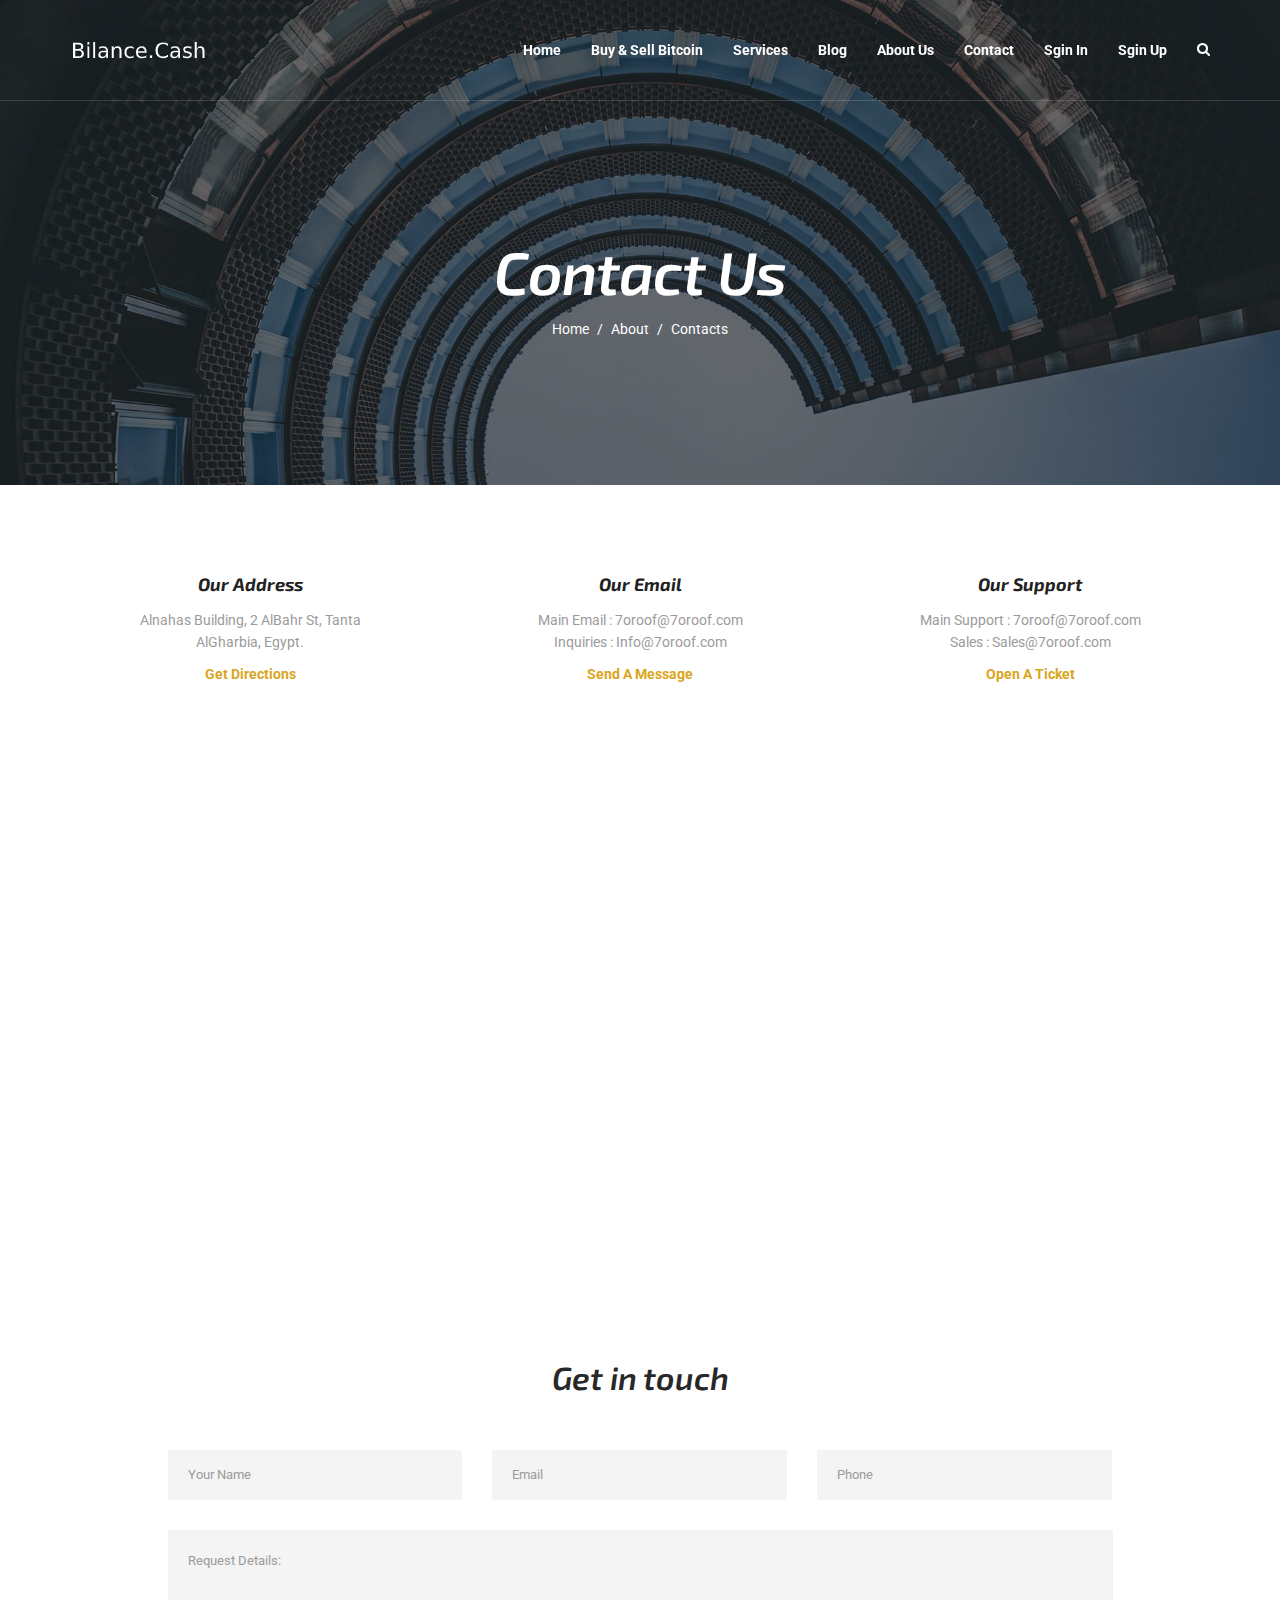
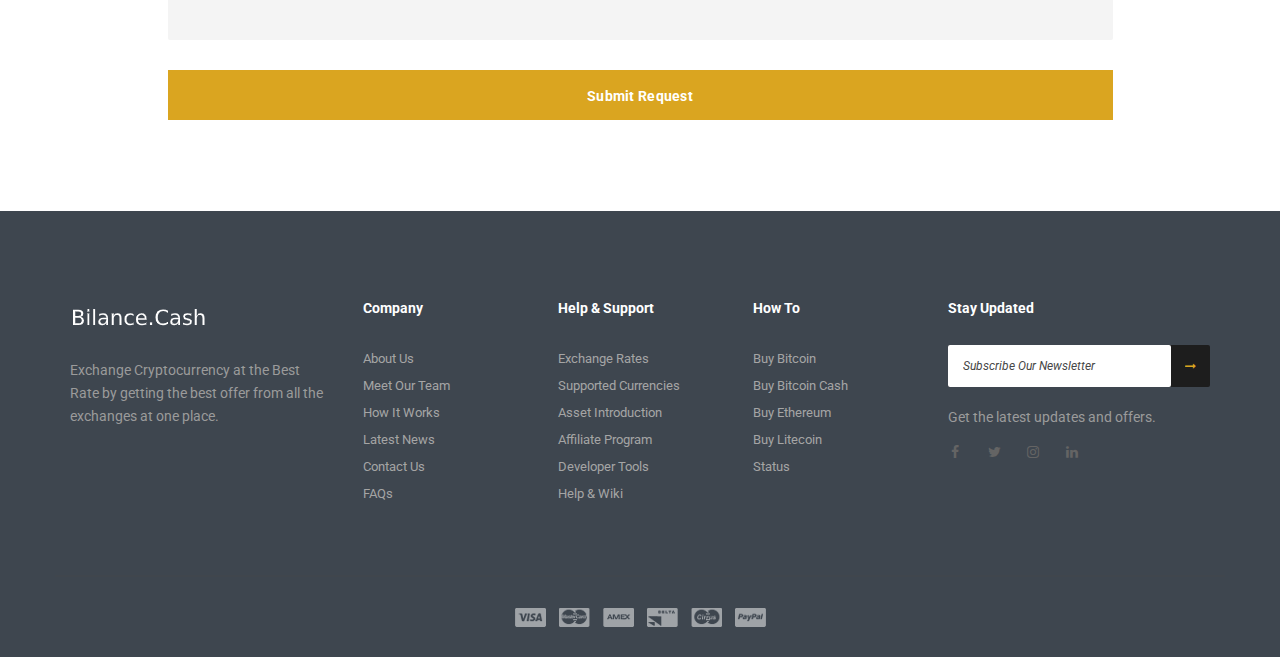
<file: page-contact.html>
<!DOCTYPE html>
<html dir="ltr" lang="en-US">

<meta http-equiv="content-type" content="text/html;charset=UTF-8" />
<head>
<!-- Document Meta
    ============================================= -->
<meta charset="utf-8">
<meta http-equiv="X-UA-Compatible" content="IE=edge">
<!--IE Compatibility Meta-->
<meta name="author" content="zytheme"/>
<meta name="viewport" content="width=device-width, initial-scale=1, maximum-scale=1">
<meta name="description" content="Bitcoin And Crypto Currency Html5 Template">
<link href="assets/images/favicon/favicon.png" rel="icon">

<!-- Fonts
    ============================================= -->
<link href="http://fonts.googleapis.com/css?family=Exo+2:300i,400,400i,500,500i,600,600i,700%7CRoboto:300i,400,400i,500,500i,700" rel="stylesheet" type="text/css">

<!-- Stylesheets
    ============================================= -->
<link href="assets/css/external.css" rel="stylesheet">
<link href="assets/css/bootstrap.min.css" rel="stylesheet">
<link href="assets/css/style.css" rel="stylesheet">

<!-- HTML5 shim, for IE6-8 support of HTML5 elements. All other JS at the end of file. -->
<!--[if lt IE 9]>
      <script src="assets/js/html5shiv.js"></script>
      <script src="assets/js/respond.min.js"></script>
    <![endif]-->

<!-- Document Title
    ============================================= -->
<title>Bilance | Bitcoin And Crypto Currency Platform</title>
</head>
<body>
<div class="preloader">
	<div class="signal"></div>
</div><!-- Document Wrapper
	============================================= -->
	<div id="wrapper" class="wrapper clearfix">
<header id="navbar-spy" class="header header-1 header-transparent header-bordered header-fixed">
	<nav id="primary-menu" class="navbar navbar-fixed-top">
		<div class="container">
			<!-- Brand and toggle get grouped for better mobile display -->
			<div class="navbar-header">
				<button type="button" class="navbar-toggle collapsed" data-toggle="collapse" data-target="#navbar-collapse-1" aria-expanded="false">
				<span class="sr-only">Toggle navigation</span>
				<span class="icon-bar"></span>
				<span class="icon-bar"></span>
				<span class="icon-bar"></span>
				</button>
				<a class="logo" href="index.html">
					<img class="logo-light" src="assets/images/logo/logo-light.png" alt="Enrmous Logo">
					<img class="logo-dark" src="assets/images/logo/logo-dark.png" alt="Enrmous Logo">
				</a>
			</div>
			
			<!-- Collect the nav links, forms, and other content for toggling -->
			<div class="collapse navbar-collapse pull-right" id="navbar-collapse-1">
				<ul class="nav navbar-nav navbar-left nav-pos-right">
				<!-- Home Menu-->
	<li class="active">
		<a href="index.html">Home</a>	
	</li>
	<!-- li end -->

	<!-- Pages Menu -->
	<li>
		<a href="#">Buy & sell Bitcoin</a>
	</li>
	<!-- li end -->
	<!-- Services Menu-->
	<li >
		<a href="services-grid.html">services</a>		
	</li>
	<!-- about Menu-->
	<li>
		<a href="blog-standard.html">Blog</a>
	</li>
	<!-- Blog Menu-->
	<li>
		<a href="page-about.html">About Us</a>
	</li>
	<!-- about Menu end -->
	<!-- Contact Us Menu-->
	<li>
		<a href="page-contact.html">Contact</a>
	</li>
	<li>
		<a href="page-contact.html">Sgin in</a>
	</li>
	<li>
		<a href="page-contact.html">Sgin Up</a>
	</li>
	<!-- Contact Us end->
	<!-- li end -->
	</ul>
				<!-- Module Search -->
				<div class="module module-search pull-left">
					<div class="module-icon search-icon">
						<i class="fa fa-search"></i>
						<span class="title">search</span>
					</div>
					<div class="module-content module-fullscreen module--search-box">
						<div class="pos-vertical-center">
						<div class="container">
							<div class="row">
								<div class="col-xs-12 col-sm-12 col-md-8 col-md-offset-2">
									<form class="form-search">
										<input type="text" class="form-control" placeholder="Search...">
									</form><!-- .form-search end -->
								</div><!-- .col-md-8 end -->
							</div><!-- .row end -->
						</div><!-- .container end -->
					</div>
						<a class="module-cancel" href="#"><i class="fa fa-close"></i></a>
					</div>
				</div><!-- .module-search end -->				<!-- Module Consultation  -->
						</div>
			<!-- /.navbar-collapse -->
		</div>
		<!-- /.container-fluid -->
	</nav>


</header>

<!-- Page Title #1
============================================= -->
<section id="page-title" class="page-title bg-overlay bg-overlay-dark bg-parallax">
	<div class="bg-section">
		<img src="assets/images/page-titles/8.jpg" alt="Background"/>
	</div>
	<div class="container">
		<div class="row">
			<div class="col-xs-12 col-sm-12 col-md-12">
				<div class="title title-6 text-center">
                    <div class="title--heading">
                        <h1>Contact Us</h1>
                    </div>
					<div class="clearfix"></div>
					<ol class="breadcrumb">
						<li><a href="index.html">Home</a></li>
						<li><a href="index.html">about</a></li>
						<li class="active">contacts</li>
					</ol>
				</div><!-- .title end -->
			</div><!-- .col-md-12 end -->
		</div><!-- .row end -->
	</div><!-- .container end -->
</section><!-- #page-title end -->

<!-- Contact Info
============================================= -->
<section id="contactInfo" class="contact contact-info bg-white text--center pt-90 pb-90">
	<div class="container">
		<div class="row">
			<div class="col-xs-12 col-sm-4 col-md-4">
				<div class="contact--info">
					<h3>Our Address</h3>
					<p>Alnahas Building, 2 AlBahr St, Tanta</p>
					<p>AlGharbia, Egypt.</p>
					<a class="link--styled" href="#">Get Directions</a>
				</div>
			</div><!-- .col-md-4 end -->
			<div class="col-xs-12 col-sm-4 col-md-4">
				<div class="contact--info">
					<h3>Our Email</h3>
					<p>Main Email : 7oroof@7oroof.com</p>
					<p>Inquiries : Info@7oroof.com</p>
					<a class="link--styled" href="#">Send a Message</a>
				</div>
			</div><!-- .col-md-4 end -->
			<div class="col-xs-12 col-sm-4 col-md-4">
				<div class="contact--info">
					<h3>Our Support</h3>
					<p>Main Support : 7oroof@7oroof.com</p>
					<p>Sales : Sales@7oroof.com</p>
					<a class="link--styled" href="#">Open a Ticket</a>
				</div>
			</div><!-- .col-md-4 end -->
		</div><!-- .row end -->
	</div><!-- .container end -->
</section>
<!-- #contactInfo end -->

<!-- Google maps
============================================= -->
<section class="google-maps pb-0 pt-0">
<div class="container">
		<div class="row">
			<div class="col-xs-12  col-sm-12  col-md-12">
				<div id="googleMap" style="width:100%;height:490px;">
				</div>
			</div>
		</div>
	</div>
	<script src="assets/js/jquery-2.2.4.min.js"></script>
<script src="http://maps.google.com/maps/api/js"></script> 
<script src="assets/js/plugins/jquery.gmap.min.js"></script>

<script>

	$('#googleMap').gMap({
		address:  "121 King St,Melbourne, Australia",
		zoom: 13,
		maptype: 'ROADMAP',
		markers:[
			{
				address: "Melbourne, Australia",
				maptype:'ROADMAP',
				icon: {
				image: "assets/images/gmap/maker.png",
				iconsize: [76, 61],
				iconanchor: [17,35]
			}
			}
		]
	});
</script>
</section> 

<!-- Contact #1
============================================= -->
<section id="contact1" class="contact contact-1 pt-90 pb-90">
	<div class="container">
		<div class="row clearfix">
			<div class="col-xs-12 col-sm-12 col-md-6 col-md-offset-3">
				<div class="heading heading-3 mb-50 text--center">
					<h2 class="heading--title">Get in touch</h2>
				</div>
			</div><!-- .col-md-6 end -->
		</div><!-- .row end -->
		<div class="row">
			<div class="col-xs-12 col-sm-12 col-md-10 col-md-offset-1">
				<div class="row">
				<form class="mb-0">
					<div class="col-xs-12 col-sm-12 col-md-4">
							<input type="text" class="form-control" name="contact-name" id="name" placeholder="Your Name" required="">
						</div>
					<div class="col-xs-12 col-sm-12 col-md-4">
						<input type="email" class="form-control" name="contact-email" id="email" placeholder="Email">
					</div>
					<div class="col-xs-12 col-sm-12 col-md-4">
						<input type="text" class="form-control" name="contact-phone" id="Phone" placeholder="Phone">
					</div>

					<div class="col-xs-12 col-sm-12 col-md-12">
							<textarea class="form-control" name="contact-message" id="message" rows="2" placeholder="Request Details:"></textarea>
						</div>
					<div class="col-xs-12 col-sm-12 col-md-12">
							<input type="submit" value="Submit Request" name="submit" class="btn btn--primary btn--block">
						</div>
						<div class="col-xs-12 col-sm-12 col-md-12">
                                <div class="contact-result"></div>
                            </div>
				</form>
				<!-- form end -->
				</div>
			</div>
        </div><!-- .row end -->
	</div><!-- .container end -->
</section>
<!-- #contact1 end -->


<!-- Footer #1
============================================= -->
<footer id="footer" class="footer footer-1">
	<!-- Copyrights
	============================================= -->	
	<!-- Widget Section
	============================================= -->
	<div class="footer-widget">
		<div class="container">
			<div class="row clearfix">
				<div class="col-xs-12 col-sm-4 col-md-3 footer--widget widget-about">
					<div class="widget-content">
						<img class="footer-logo" src="assets/images/logo/logo-light.png" alt="logo">
						<p>Exchange Cryptocurrency at the Best Rate by getting the best offer from all the exchanges at one place.</p>
						
					</div>
				</div><!-- .col-md-3 end -->
				<div class="col-xs-12 col-sm-4 col-md-2 footer--widget widget-links">
					<div class="widget-title">
						<h5>Company</h5>
					</div>
					<div class="widget-content">
						<ul>
							<li><a href="#">About Us</a></li>
							<li><a href="#">Meet Our Team</a></li>
							<li><a href="#">How It Works</a></li>
							<li><a href="#">Latest News</a></li>
							<li><a href="#">Contact Us</a></li>
							<li><a href="#">FAQs</a></li>
						</ul>
					</div>
				</div><!-- .col-md-2 end -->
				
				<div class="col-xs-12 col-sm-4 col-md-2 footer--widget widget-links">
					<div class="widget-title">
						<h5>Help & Support</h5>
					</div>
					<div class="widget-content">
						<ul>
							<li><a href="#">Exchange Rates</a></li>
							<li><a href="#">Supported Currencies</a></li>
							<li><a href="#">Asset Introduction</a></li>
							<li><a href="#">Affiliate Program</a></li>
							<li><a href="#">Developer Tools</a></li>
							<li><a href="#">Help & Wiki</a></li>
						</ul>
					</div>
				</div><!-- .col-md-2 end -->
				
				<div class="col-xs-12 col-sm-4 col-md-2 footer--widget widget-links">
					<div class="widget-title">
						<h5>How To</h5>
					</div>
					<div class="widget-content">
						<ul>
							<li><a href="#">Buy Bitcoin</a></li>
							<li><a href="#">Buy Bitcoin Cash</a></li>
							<li><a href="#">Buy Ethereum</a></li>
							<li><a href="#">Buy Litecoin</a></li>
							<li><a href="#">Status</a></li>
						</ul>
					</div>
				</div><!-- .col-md-2 end -->

				<div class="col-xs-12 col-sm-4 col-md-3 footer--widget widget-newsletter">
					<div class="widget-title">
						<h5>Stay Updated</h5>
					</div>
					<div class="widget-content">
						<form class="form-newsletter mailchimp">
							<input type="email" name="email" class="form-control" placeholder="Subscribe Our Newsletter">
							<button type="submit"><i class="fa fa-long-arrow-right"></i></button>
						</form>
						<div class="subscribe-alert"></div>
						<div class="clearfix"></div>
						<p>Get the latest updates and offers.</p>
						<div class="footer-social-icon">
							<a class="facebook" href="#">
								<i class="fa fa-facebook"></i><i class="fa fa-facebook"></i>
							</a>
							<a class="twitter" href="#" >
								<i class="fa fa-twitter"></i><i class="fa fa-twitter"></i>
							</a>
							<a class="instagram" href="#">
								<i class="fa fa-instagram"></i><i class="fa fa-instagram"></i>
							</a>	
							<a class="linkedin" href="#">
								<i class="fa fa-linkedin"></i><i class="fa fa-linkedin"></i>
							</a>
						</div>
					</div>
				</div><!-- .col-md-3 end -->
				<div class="clearfix"></div>
			</div>
		</div><!-- .container end -->
	</div><!-- .footer-widget end -->
	
	<!-- Copyrights
	============================================= -->
	<div class="footer--bar">
		<div class="container">
			<div class="row">
                <div class="col-xs-12 col-sm-12 col-md-12 text--center footer--copyright">
                    <div class="payment--methods text--center">
                        <a href="#" title="Visa"><img src="assets/images/footer/visa.png" alt="Visa"></a>
                        <a href="#" title="Mastercard"><img src="assets/images/footer/mastercard.png" alt="Mastercard"></a>
                        <a href="#" title="amex"> <img src="assets/images/footer/amex.png" alt="amex"></a>
                        <a href="#" title="Delta"><img src="assets/images/footer/delta.png" alt="Delta"> </a>
                        <a href="#" title="Cirrus"><img src="assets/images/footer/cirrus.png" alt="Cirrus"></a>
                        <a href="#" title="Paypal"><img src="assets/images/footer/paypal.png" alt="Paypal"></a>
                    </div>
                </div>
 			</div>
		</div><!-- .container end -->
	</div><!-- .footer-copyright end -->
</footer>



<div id="back-to-top" class="backtop"><i class="fa fa-long-arrow-up"></i></div>
 </div><!-- #wrapper end -->

<!-- Footer Scripts
============================================= -->
<script src="assets/js/jquery-2.2.4.min.js"></script>
<script src="assets/js/plugins.js"></script>
<script src="assets/js/functions.js"></script>
</body>

</html>
</file>
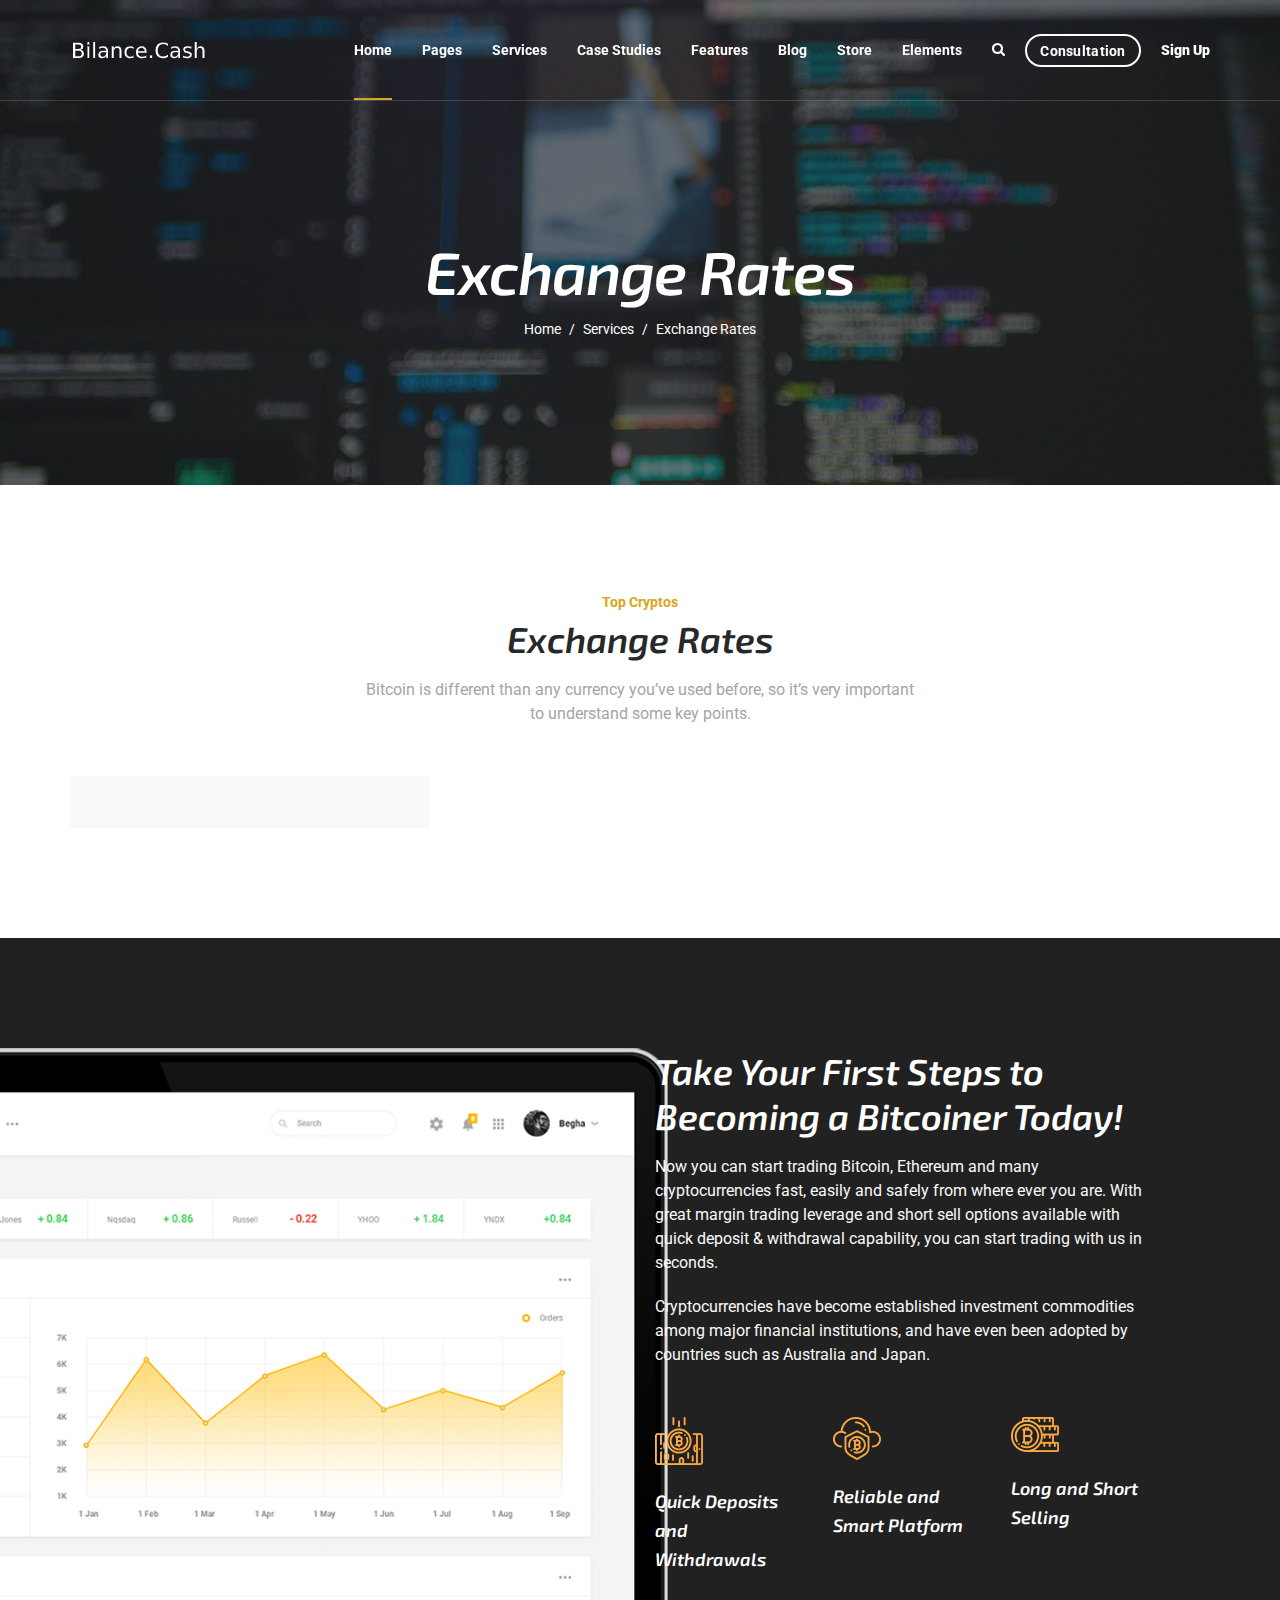
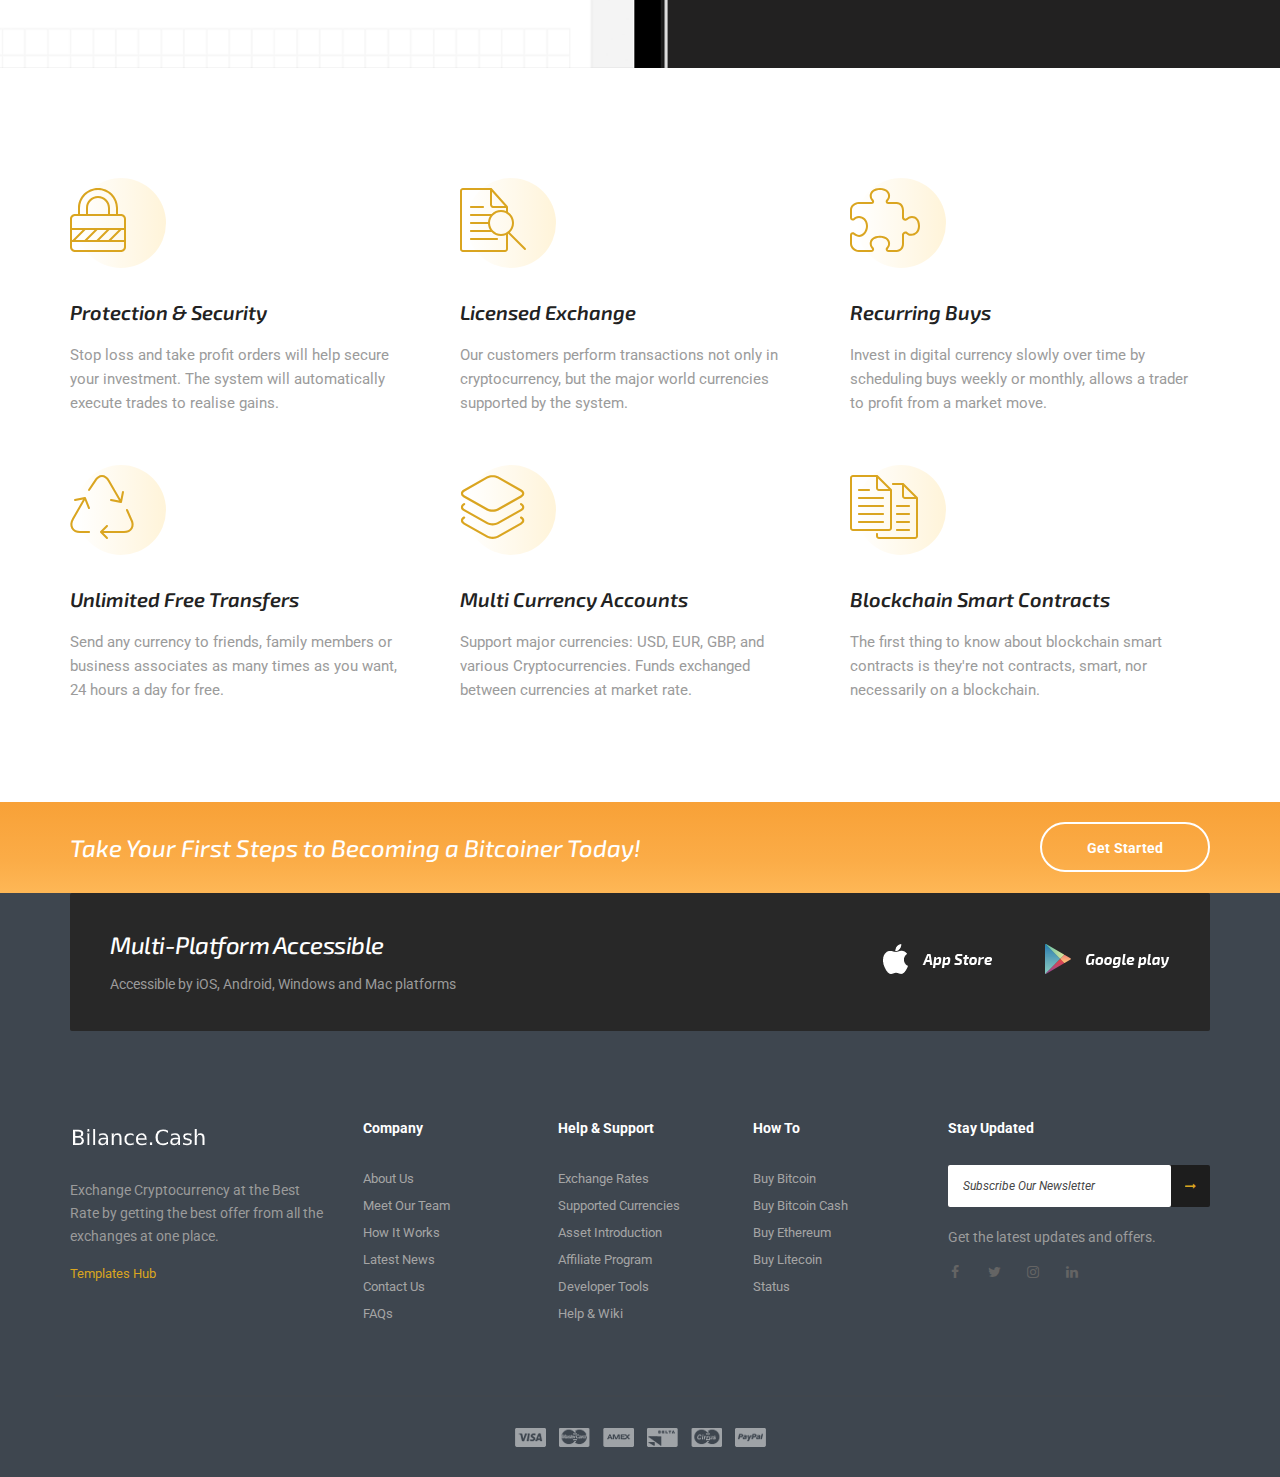
<file: page-exchanges-rates.html>
<!DOCTYPE html>
<html dir="ltr" lang="en-US">

<meta http-equiv="content-type" content="text/html;charset=UTF-8" />
<head>
<!-- Document Meta
    ============================================= -->
<meta charset="utf-8">
<meta http-equiv="X-UA-Compatible" content="IE=edge">
<!--IE Compatibility Meta-->
<meta name="author" content="zytheme"/>
<meta name="viewport" content="width=device-width, initial-scale=1, maximum-scale=1">
<meta name="description" content="Bitcoin And Crypto Currency Html5 Template">
<link href="assets/images/favicon/favicon.png" rel="icon">

<!-- Fonts
    ============================================= -->
<link href="http://fonts.googleapis.com/css?family=Exo+2:300i,400,400i,500,500i,600,600i,700%7CRoboto:300i,400,400i,500,500i,700" rel="stylesheet" type="text/css">

<!-- Stylesheets
    ============================================= -->
<link href="assets/css/external.css" rel="stylesheet">
<link href="assets/css/bootstrap.min.css" rel="stylesheet">
<link href="assets/css/style.css" rel="stylesheet">

<!-- HTML5 shim, for IE6-8 support of HTML5 elements. All other JS at the end of file. -->
<!--[if lt IE 9]>
      <script src="assets/js/html5shiv.js"></script>
      <script src="assets/js/respond.min.js"></script>
    <![endif]-->

<!-- Document Title
    ============================================= -->
<title>Cryptech | Bitcoin And Crypto Currency Html5 Template</title>
</head>
<body>
<div class="preloader">
	<div class="signal"></div>
</div><!-- Document Wrapper
	============================================= -->
	<div id="wrapper" class="wrapper clearfix">
<header id="navbar-spy" class="header header-1 header-transparent header-bordered header-fixed">
	<nav id="primary-menu" class="navbar navbar-fixed-top">
		<div class="container">
			<!-- Brand and toggle get grouped for better mobile display -->
			<div class="navbar-header">
				<button type="button" class="navbar-toggle collapsed" data-toggle="collapse" data-target="#navbar-collapse-1" aria-expanded="false">
				<span class="sr-only">Toggle navigation</span>
				<span class="icon-bar"></span>
				<span class="icon-bar"></span>
				<span class="icon-bar"></span>
				</button>
				<a class="logo" href="index.html">
					<img class="logo-light" src="assets/images/logo/logo-light.png" alt="Enrmous Logo">
					<img class="logo-dark" src="assets/images/logo/logo-dark.png" alt="Enrmous Logo">
				</a>
			</div>
			
			<!-- Collect the nav links, forms, and other content for toggling -->
			<div class="collapse navbar-collapse pull-right" id="navbar-collapse-1">
				<ul class="nav navbar-nav navbar-left nav-pos-right">
				<!-- Home Menu-->
	<li class="has-dropdown active">
		<a href="#" data-toggle="dropdown" class="dropdown-toggle menu-item">Home</a>
		<ul class="dropdown-menu">
			<li>
				<a href="home-consulting.html">Home Consulting</a>
			</li>
			<li>
				<a href="home-blockchain.html">Home blockchain</a>
			</li>
			<li>
				<a href="index.html">Home advisor</a>
			</li>
			<li>
				<a href="home-ico.html">Home ICO</a>
			</li>
			<li>
				<a href="home-investment.html">Home investment</a>
			</li>
			<li>
				<a href="home-corporation.html">Home corporation</a>
			</li>
		</ul>
	</li>
	<!-- li end -->

	<!-- Pages Menu -->
	<li class="has-dropdown"> 
		<a href="#" data-toggle="dropdown" class="dropdown-toggle link-hover" data-hover="pages">Pages</a>
		<ul class="dropdown-menu">
			<li>
				<a href="page-about.html">About US</a>
			</li>
			<li>
				<a href="page-our-team.html">our team</a>
			</li>
			<li>
				<a href="page-how-works.html">how it works</a>
			</li>
			<li>
				<a href="page-clients.html">our clients</a>
			</li>
			<li>
				<a href="page-gallery.html">our gallery</a>
			</li>
			<li>
				<a href="page-contact.html">contacts</a>
			</li>
			<li>
				<a href="page-faqs.html">FAQs</a>
			</li>
			<li>
				<a href="page-consultation.html">consultation</a>
			</li>
		</ul>
	</li>
	<!-- li end -->
	<!-- Services Menu-->
	<li class="has-dropdown">
		<a href="#" data-toggle="dropdown" class="dropdown-toggle menu-item">services</a>
		<ul class="dropdown-menu">
			<li>
				<a href="services-grid.html">services grid</a>
			</li>
			<li>
				<a href="services-single.html">services single</a>
			</li>
			<li>
				<a href="page-exchanges-rates.html">exchanges rates</a>
			</li>
			<li>
				<a href="page-market-data.html">market data</a>
			</li>
			<li>
				<a href="page-wallet.html">crypto wallet</a>
			</li>
			<li>
				<a href="page-pricing.html">pricing</a>
			</li>
		</ul>
	</li>
	<!-- li end -->
	<!-- Studies Menu-->
	<li class="has-dropdown">
		<a href="#" data-toggle="dropdown" class="dropdown-toggle menu-item">Case Studies</a>
		<ul class="dropdown-menu">
			<li>
				<a href="case-studies.html">our studies</a>
			</li>
			<li>
				<a href="case-study-single-1.html">case single 1</a>
			</li>
			<li>
				<a href="case-study-single-2.html">case single 2</a>
			</li>
		</ul>
	</li>
	<!-- li end -->
	<!-- Features Menu-->
	<li class="has-dropdown">
		<a href="#" data-toggle="dropdown" class="dropdown-toggle menu-item">features</a>
		<ul class="dropdown-menu">
			<li class="dropdown-submenu">
				<a href="#" data-toggle="dropdown" class="dropdown-toggle">revolution sliders</a>
				<ul class="dropdown-menu">
					<li>
						<a href="slider-1.html">slider 1</a>
					</li>
					<li>
						<a href="slider-2.html">slider 2</a>
					</li>
					<li>
						<a href="slider-3.html">slider 3</a>
					</li>
					<li>
						<a href="slider-4.html">slider 4</a>
					</li>
					<li>
						<a href="slider-5.html">slider 5</a>
					</li>
					<li>
						<a href="slider-6.html">slider 6</a>
					</li>
				</ul>
			</li>
 
			<li class="dropdown-submenu">
				<a href="#" data-toggle="dropdown" class="dropdown-toggle">Headers</a>
                <ul class="dropdown-menu">
                    <li>
                        <a href="header-1.html">header 1</a>
                    </li>
                    <li>
                        <a href="header-2.html">header 2</a>
                    </li>
                </ul>
			</li>			
			
			<li class="dropdown-submenu">
				<a href="#" data-toggle="dropdown" class="dropdown-toggle">Footers</a>
				<ul class="dropdown-menu">
					<li>
						<a href="footer-1.html#footer">Footer 1</a>
					</li>
				</ul>
			</li>
			<li class="dropdown-submenu">
				<a href="#" data-toggle="dropdown" class="dropdown-toggle">page titels</a>
				<ul class="dropdown-menu">
					<li>
						<a href="page-title-1.html">page title 1</a>
					</li>
					<li>
						<a href="page-title-2.html">page title 2</a>
					</li>
					<li>
						<a href="page-title-3.html">page title 3</a>
					</li>
					<li>
						<a href="page-title-4.html">page title 4</a>
					</li>
				</ul>
			</li>
 		</ul>
	</li>
	<!-- li end -->
	<!-- Blog Menu-->
	<li class="has-dropdown">
		<a href="#" data-toggle="dropdown" class="dropdown-toggle menu-item">Blog</a>
		<ul class="dropdown-menu">
			<li>
				<a href="blog-grid.html">blog grid</a>
			</li>
			<li>
				<a href="blog-standard.html">blog standard</a>
			</li>
			<li>
				<a href="blog-single.html">blog single</a>
			</li>
		</ul>
	</li>
	<!-- li end -->

	<!-- shop Menu -->
	<li class="has-dropdown">
		<a href="#" data-toggle="dropdown" class="dropdown-toggle menu-item" data-hover="shop">store</a>
		<ul class="dropdown-menu">
			<li>
				<a href="store-4columns.html">store 4columns</a>
			</li>
			<li>
				<a href="store-with-sidebar.html">store sidebar</a>
			</li>
			<li>
				<a href="store-single.html">store single</a>
			</li>
		</ul>
	</li>
	<!-- li end -->
	
	<!-- Elements Menu -->
	<li class="has-dropdown mega-dropdown">
		<a href="#" data-toggle="dropdown" class="dropdown-toggle menu-item">elements</a>
		<ul class="dropdown-menu mega-dropdown-menu">
			<li>
				<div class="container">
					<div class="row">
						<!-- Column #1 -->
						<div class="col-md-3">
							<ul>
								<li>
									<a href="elements-testimonials.html"><i class="fa fa-quote-right"></i>testimonials</a>
								</li>
								<li>
									<a href="elements-video-buttons.html"><i class="fa fa-toggle-right"></i>video buttons</a>
								</li>
								<li>
									<a href="elements-clients.html"><i class="fa fa-user"></i>clients</a>
								</li>
							</ul>
						</div>
						<!-- .col-md-3 end -->
						
						<!-- Column #2 -->
						<div class="col-md-3">
							<ul>
								<li>
									<a href="elements-accordion.html"><i class="fa fa-server"></i>accordion</a>
								</li>
								<li>
									<a href="elements-cta.html"><i class="fa fa-child"></i>call to action</a>
								</li>
								<li>
									<a href="elements-contact-form.html"><i class="fa fa-desktop"></i>contact form</a>
								</li>
							</ul>
						</div>
						<!-- .col-md-3 end -->
						
						<!-- Column #3 -->
						<div class="col-md-3">
							<ul>
				                <li>
									<a href="elements-team.html"><i class="fa fa-group"></i>team variations</a>
								</li>
								<li>
									<a href="elements-countdown.html"><i class="fa fa-bomb"></i>countdown</a>
								</li>
								<li>
									<a href="elements-counters.html"><i class="fa fa-dashboard"></i>counters</a>
								</li>

							</ul>
						</div>
						<!-- .col-md-3 end -->
						
						<!-- Column #4 -->
						<div class="col-md-3">
							<ul>
								<li>
									<a href="elements-featured.html"><i class="fa fa-sliders"></i>featured box</a>
								</li>
				                <li>
									<a href="elements-pricing.html"><i class="fa fa-exchange"></i>pricing</a>
								</li>
							</ul>
						</div>
						<!-- .col-md-3 end -->
					</div>
					<!-- .row end -->
				</div>
				<!-- container end -->
			</li>
		</ul>
		<!-- .mega-dropdown-menu end -->
	</li>				</ul>
				<!-- Module Search -->
				<div class="module module-search pull-left">
					<div class="module-icon search-icon">
						<i class="fa fa-search"></i>
						<span class="title">search</span>
					</div>
					<div class="module-content module-fullscreen module--search-box">
						<div class="pos-vertical-center">
						<div class="container">
							<div class="row">
								<div class="col-xs-12 col-sm-12 col-md-8 col-md-offset-2">
									<form class="form-search">
										<input type="text" class="form-control" placeholder="Search...">
									</form><!-- .form-search end -->
								</div><!-- .col-md-8 end -->
							</div><!-- .row end -->
						</div><!-- .container end -->
					</div>
						<a class="module-cancel" href="#"><i class="fa fa-close"></i></a>
					</div>
				</div><!-- .module-search end -->				<!-- Module Consultation  -->
<div class="module module-consultation pull-left">
	<a href="page-consultation.html" class="btn btn--white btn--bordered btn--rounded">Consultation</a>
</div>				<!-- Module Signup  -->
<div class="module module-signup pull-left">
	<a class="btn-popup" data-toggle="modal" data-target="#signupModule">Sign Up</a>
	<div class="modal fade signup-popup" tabindex="-1" role="dialog" id="signupModule">
		<div class="modal-dialog modal-lg" role="document">
			<div class="modal-content">
				<div class="modal-body">
						<div class="row">
					<div class="signup-form-container text-center">
							<h4>signup</h4>
							<form id="signupPopupForm" method="post" action="http://localhost/template/niche/cryptech/html/dev/assets/php/signuppopup.php" class="signupform">
								<input type="text" class="form-control" name="signup-name" id="name" placeholder="Name" required>
								<input type="email" class="form-control" name="signup-email" id="email" placeholder="Email">
								<input type="password" class="form-control" name="signup-pass" id="password" placeholder="Password" required>
								<div class="input-checkbox">
									<label class="label-checkbox">
									  <input type="checkbox" name="agree"/>
									  <span class="check-indicator"></span>
									</label>
									<p>I agree to the terms & conditions</p> 
								</div>
								 <input type="submit" value="Sign Up" name="submit" class="btn btn--primary btn--block">
							</form>
							<!-- form end -->
									<div class="signin">
								<a href="#">Sign In Here</a>
							</div>
						</div>
					<!-- .signup-form end -->
						</div>
				</div>
			</div>
			<!-- /.modal-content -->
		</div>
		<!-- /.modal-dialog -->
	</div>
	<!-- /.modal -->
</div>			</div>
			<!-- /.navbar-collapse -->
		</div>
		<!-- /.container-fluid -->
	</nav>

</header>

<!-- Page Title #1
============================================= -->
<section id="page-title" class="page-title bg-overlay bg-overlay-dark bg-parallax">
	<div class="bg-section">
		<img src="assets/images/page-titles/18.jpg" alt="Background"/>
	</div>
	<div class="container">
		<div class="row">
			<div class="col-xs-12 col-sm-12 col-md-12">
				<div class="title title-6 text-center">
                    <div class="title--heading">
                        <h1>Exchange Rates</h1>
                    </div>
					<div class="clearfix"></div>
					<ol class="breadcrumb">
						<li><a href="index.html">Home</a></li>
						<li><a href="index.html">services</a></li>
						<li class="active">Exchange Rates</li>
					</ol>
				</div><!-- .title end -->
			</div><!-- .col-md-12 end -->
		</div><!-- .row end -->
	</div><!-- .container end -->
</section><!-- #page-title end -->

<!-- Bitcoin Price Chart Widget
============================================= -->
<section id="BitcoinWidget" class="xchange-rate">
	<div class="container">
		<div class="row clearfix">
			<div class="col-xs-12 col-sm-12 col-md-6 col-md-offset-3">
				<div class="heading heading-1 mb-50 text--center">
					<p class="heading--subtitle">Top Cryptos</p>
					<h2 class="heading--title">Exchange Rates</h2>
					<p class="heading--desc mb-0">Bitcoin is different than any currency you’ve used before, so it’s very important to understand some key points. </p>
				</div>
			</div><!-- .col-md-6 end -->
		</div><!-- .row end -->
		<div class="row">
            <div class="col-xs-12 col-sm-12 col-md-4">
                <div class="bitcoin-pricing"></div>
            </div>
            <!-- .col-md-4 end -->
            <div class="col-xs-12 col-sm-12 col-md-8">
                <div class="btcwdgt-custom">
                    <div class="btcwdgt-chart" bw-theme="light"></div>
                </div>
            </div>
            <!-- .col-md-8 end -->
        </div>
        <!-- .row end -->
	</div><!-- .container end -->
</section><!-- #BitcoinWidget end -->

<!-- Featured #1
============================================= -->
<section id="featured1" class="featured featured-1 bg-overlay bg-overlay-dark2 bg-parallax pb-0">
	<div class="bg-section">
		<img src="assets/images/background/1.jpg" alt="Background"/>
	</div>
	<div class="container-fluid">
		<div class="row">
			<div class="col-xs-12 col-sm-12 col-md-6">
				<div class="featured-img">
					<img src="assets/images/mockups/laptop-mockup.png" alt="Laptop Mockup">
				</div>
			</div><!-- .col-md-5 end -->
			<div class="col-xs-12 col-sm-12 col-md-5">
				<div class="heading heading-6 mb-50">
					<h2 class="heading--title text-white">Take Your First Steps to Becoming a Bitcoiner Today!</h2>
					<p class="heading--desc text-gray mb-20">Now you can start trading Bitcoin, Ethereum and many cryptocurrencies fast, easily and safely from where ever you are. With great margin trading leverage and short sell options available with quick deposit & withdrawal capability, you can start trading with us in seconds.</p>
					<p class="heading--desc text-gray">Cryptocurrencies have become established investment commodities among major financial institutions, and have even been adopted by countries such as Australia and Japan.</p>
				</div><!-- .heading end -->
				<div class="row">
						<div class="col-xs-12 col-sm-4 col-md-4">
							<div class="feature-card">
								<div class="feature-card-icon">
									<img src="assets/images/icons/BitcoinIcon1.png" alt="Bitcoin Icon">
								</div>
								<div class="feature-card-content">
									<h3 class="feature-card-title text-white">Quick Deposits and Withdrawals</h3>
								</div>
							</div>
						</div><!-- .col-md-4 end -->
						<div class="col-xs-12 col-sm-4 col-md-4">
							<div class="feature-card">
								<div class="feature-card-icon">
									<img src="assets/images/icons/BitcoinIcon2.png" alt="Bitcoin Icon">
								</div>
								<div class="feature-card-content">
									<h3 class="feature-card-title text-white">Reliable and Smart Platform</h3>
								</div>
							</div>
						</div><!-- .col-md-4 end -->
						<div class="col-xs-12 col-sm-4 col-md-4">
							<div class="feature-card">
								<div class="feature-card-icon">
									<img src="assets/images/icons/BitcoinIcon3.png" alt="Bitcoin Icon">
								</div>
								<div class="feature-card-content">
									<h3 class="feature-card-title text-white">Long and Short Selling</h3>
								</div>
							</div>
						</div><!-- .col-md-4 end -->
					</div><!-- .row end -->
			</div><!-- .col-md-7 end -->
		</div>
		<!-- .row end -->
	</div>
	<!-- .container end -->
</section>
<!-- #featured1 end -->

<!-- Featured #2
============================================= -->
<section id="featured2" class="featured featured-2 pb-50">
	<div class="container">
		<div class="row">
			<!-- Feature Card #1 -->
			<div class="col-xs-12 col-sm-4 col-md-4">
				<div class="feature-card">
					<div class="feature-card-icon">
						<i class="icon-lock"></i>
					</div>
					<div class="feature-card-content">
						<h3 class="feature-card-title">Protection & Security</h3>
						<p  class="feature-card-desc">Stop loss and take profit orders will help secure your investment. The system will automatically execute trades to realise gains.</p>
					</div>
				</div>
			</div><!-- .col-md-4 end -->
			<!-- Feature Card #2 -->
			<div class="col-xs-12 col-sm-4 col-md-4">
				<div class="feature-card">
					<div class="feature-card-icon">
						<i class="icon-search"></i>
					</div>
					<div class="feature-card-content">
						<h3 class="feature-card-title">Licensed Exchange</h3>
						<p  class="feature-card-desc">Our customers perform transactions not only in cryptocurrency, but the major world currencies supported by the system.</p>
					</div>
				</div>
			</div><!-- .col-md-4 end -->
			<!-- Feature Card #3 -->
			<div class="col-xs-12 col-sm-4 col-md-4">
				<div class="feature-card">
					<div class="feature-card-icon">
						<i class="icon-puzzle"></i>
					</div>
					<div class="feature-card-content">
						<h3 class="feature-card-title">Recurring Buys</h3>
						<p  class="feature-card-desc">Invest in digital currency slowly over time by scheduling buys weekly or monthly, allows a trader to profit from a market move.</p>
					</div>
				</div>
			</div><!-- .col-md-4 end -->
			<!-- Feature Card #4 -->
			<div class="col-xs-12 col-sm-4 col-md-4">
				<div class="feature-card">
					<div class="feature-card-icon">
						<i class="icon-recycle"></i>
					</div>
					<div class="feature-card-content">
						<h3 class="feature-card-title">Unlimited Free Transfers</h3>
						<p  class="feature-card-desc">Send any currency to friends, family members or business associates as many times as you want, 24 hours a day for free.</p>
					</div>
				</div>
			</div><!-- .col-md-4 end -->
			<!-- Feature Card #5 -->
			<div class="col-xs-12 col-sm-4 col-md-4">
				<div class="feature-card">
					<div class="feature-card-icon">
						<i class="icon-layers"></i>
					</div>
					<div class="feature-card-content">
						<h3 class="feature-card-title">Multi Currency Accounts</h3>
						<p  class="feature-card-desc">Support major currencies: USD, EUR, GBP, and various Cryptocurrencies. Funds exchanged between currencies at market rate.</p>
					</div>
				</div>
			</div><!-- .col-md-4 end -->
			<!-- Feature Card #6 -->
			<div class="col-xs-12 col-sm-4 col-md-4">
				<div class="feature-card">
					<div class="feature-card-icon">
						<i class="icon-documents"></i>
					</div>
					<div class="feature-card-content">
						<h3 class="feature-card-title">Blockchain Smart Contracts</h3>
						<p  class="feature-card-desc">The first thing to know about blockchain smart contracts is they're not contracts, smart, nor necessarily on a blockchain.</p>
					</div>
				</div>
			</div><!-- .col-md-4 end -->

		</div>
		<!-- .row end -->
	</div>
	<!-- .container end -->
</section>
<!-- #featured2 end -->

<!-- CTA #1
============================================= -->
<section id="cta1" class="cta cta-1">
    <div class="container">
        <div class="row">
            <div class="col-xs-12 col-sm-12 col-md-9">
                <h3>Take Your First Steps to Becoming a Bitcoiner Today!</h3>
            </div>
            <!-- .col-md-9 -->
            <div class="col-xs-12 col-sm-12 col-md-3 text-right">
                <a href="#" class="btn btn--white btn--bordered btn--rounded">Get Started</a>
            </div>
            <!-- .col-md-3 -->
        </div>
        <!-- .row -->
    </div>
    <!-- .container -->
</section>
<!-- #cta1 end -->

<!-- Footer #1
============================================= -->
<footer id="footer" class="footer footer-1">
	<!-- Copyrights
	============================================= -->
	<div class="footer--action">
		<div class="container">
			<div class="row">
				<div class="col-xs-12 col-sm-12 col-md-12">
					<div class="footer--action-container">
						<div class="row">
							<div class="col-xs-12 col-sm-7 col-md-6">
								<h3>Multi-Platform Accessible</h3>
								<p>Accessible by iOS, Android, Windows and Mac platforms</p>
							</div>
							<div class="col-xs-12 col-sm-5 col-md-6">
								<div class="action-button">
									<a href="#">
										<img src="assets/images/footer/app-store.png" alt="app store">
									</a>
									<a href="#">
										<img src="assets/images/footer/google-play.png" alt="app store">
									</a>
								</div>
							</div>
						</div>
					</div>
					
				</div>
			</div>
		</div><!-- .container end -->
	</div><!-- .footer-action end -->
	
	<!-- Widget Section
	============================================= -->
	<div class="footer-widget">
		<div class="container">
			<div class="row clearfix">
				<div class="col-xs-12 col-sm-4 col-md-3 footer--widget widget-about">
					<div class="widget-content">
						<img class="footer-logo" src="assets/images/logo/logo-light.png" alt="logo">
						<p>Exchange Cryptocurrency at the Best Rate by getting the best offer from all the exchanges at one place.</p>
						<div class="copyright">
							<a target="_blank" href="https://templateshub.net">Templates Hub</a>
						</div>
					</div>
				</div><!-- .col-md-3 end -->
				<div class="col-xs-12 col-sm-4 col-md-2 footer--widget widget-links">
					<div class="widget-title">
						<h5>Company</h5>
					</div>
					<div class="widget-content">
						<ul>
							<li><a href="#">About Us</a></li>
							<li><a href="#">Meet Our Team</a></li>
							<li><a href="#">How It Works</a></li>
							<li><a href="#">Latest News</a></li>
							<li><a href="#">Contact Us</a></li>
							<li><a href="#">FAQs</a></li>
						</ul>
					</div>
				</div><!-- .col-md-2 end -->
				
				<div class="col-xs-12 col-sm-4 col-md-2 footer--widget widget-links">
					<div class="widget-title">
						<h5>Help & Support</h5>
					</div>
					<div class="widget-content">
						<ul>
							<li><a href="#">Exchange Rates</a></li>
							<li><a href="#">Supported Currencies</a></li>
							<li><a href="#">Asset Introduction</a></li>
							<li><a href="#">Affiliate Program</a></li>
							<li><a href="#">Developer Tools</a></li>
							<li><a href="#">Help & Wiki</a></li>
						</ul>
					</div>
				</div><!-- .col-md-2 end -->
				
				<div class="col-xs-12 col-sm-4 col-md-2 footer--widget widget-links">
					<div class="widget-title">
						<h5>How To</h5>
					</div>
					<div class="widget-content">
						<ul>
							<li><a href="#">Buy Bitcoin</a></li>
							<li><a href="#">Buy Bitcoin Cash</a></li>
							<li><a href="#">Buy Ethereum</a></li>
							<li><a href="#">Buy Litecoin</a></li>
							<li><a href="#">Status</a></li>
						</ul>
					</div>
				</div><!-- .col-md-2 end -->

				<div class="col-xs-12 col-sm-4 col-md-3 footer--widget widget-newsletter">
					<div class="widget-title">
						<h5>Stay Updated</h5>
					</div>
					<div class="widget-content">
						<form class="form-newsletter mailchimp">
							<input type="email" name="email" class="form-control" placeholder="Subscribe Our Newsletter">
							<button type="submit"><i class="fa fa-long-arrow-right"></i></button>
						</form>
						<div class="subscribe-alert"></div>
						<div class="clearfix"></div>
						<p>Get the latest updates and offers.</p>
						<div class="footer-social-icon">
							<a class="facebook" href="#">
								<i class="fa fa-facebook"></i><i class="fa fa-facebook"></i>
							</a>
							<a class="twitter" href="#" >
								<i class="fa fa-twitter"></i><i class="fa fa-twitter"></i>
							</a>
							<a class="instagram" href="#">
								<i class="fa fa-instagram"></i><i class="fa fa-instagram"></i>
							</a>	
							<a class="linkedin" href="#">
								<i class="fa fa-linkedin"></i><i class="fa fa-linkedin"></i>
							</a>
						</div>
					</div>
				</div><!-- .col-md-3 end -->
				<div class="clearfix"></div>
			</div>
		</div><!-- .container end -->
	</div><!-- .footer-widget end -->
	
	<!-- Copyrights
	============================================= -->
	<div class="footer--bar">
		<div class="container">
			<div class="row">
                <div class="col-xs-12 col-sm-12 col-md-12 text--center footer--copyright">
                    <div class="payment--methods text--center">
                        <a href="#" title="Visa"><img src="assets/images/footer/visa.png" alt="Visa"></a>
                        <a href="#" title="Mastercard"><img src="assets/images/footer/mastercard.png" alt="Mastercard"></a>
                        <a href="#" title="amex"> <img src="assets/images/footer/amex.png" alt="amex"></a>
                        <a href="#" title="Delta"><img src="assets/images/footer/delta.png" alt="Delta"> </a>
                        <a href="#" title="Cirrus"><img src="assets/images/footer/cirrus.png" alt="Cirrus"></a>
                        <a href="#" title="Paypal"><img src="assets/images/footer/paypal.png" alt="Paypal"></a>
                    </div>
                </div>
 			</div>
		</div><!-- .container end -->
	</div><!-- .footer-copyright end -->
</footer>


<div id="back-to-top" class="backtop"><i class="fa fa-long-arrow-up"></i></div>
</div><!-- #wrapper end -->

<!-- Footer Scripts
============================================= -->
<script src="assets/js/jquery-2.2.4.min.js"></script>
<script src="assets/js/plugins.js"></script>
<script src="assets/js/bitcoinPrice.js"></script>
<script src="assets/js/bitcoinPriceWidgets.js"></script>
<script src="assets/js/functions.js"></script>
</body>

</html>
</file>
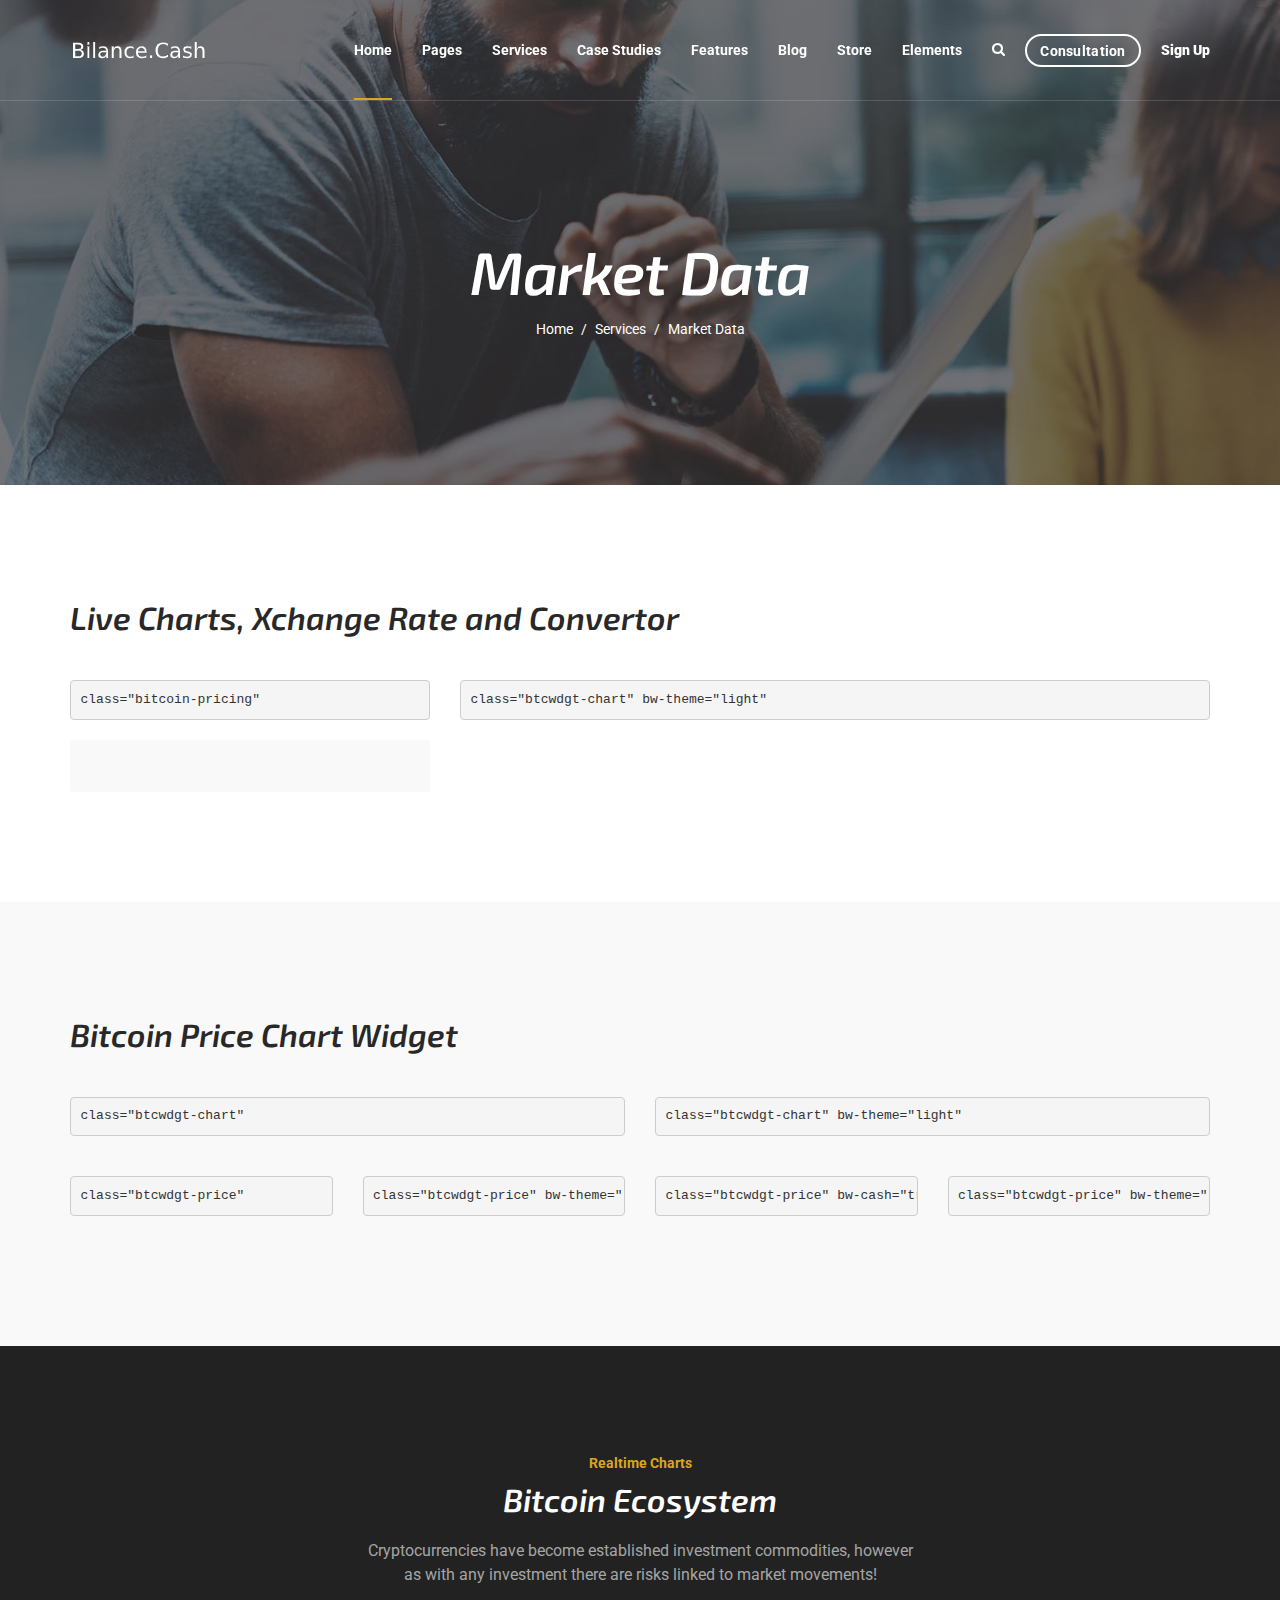
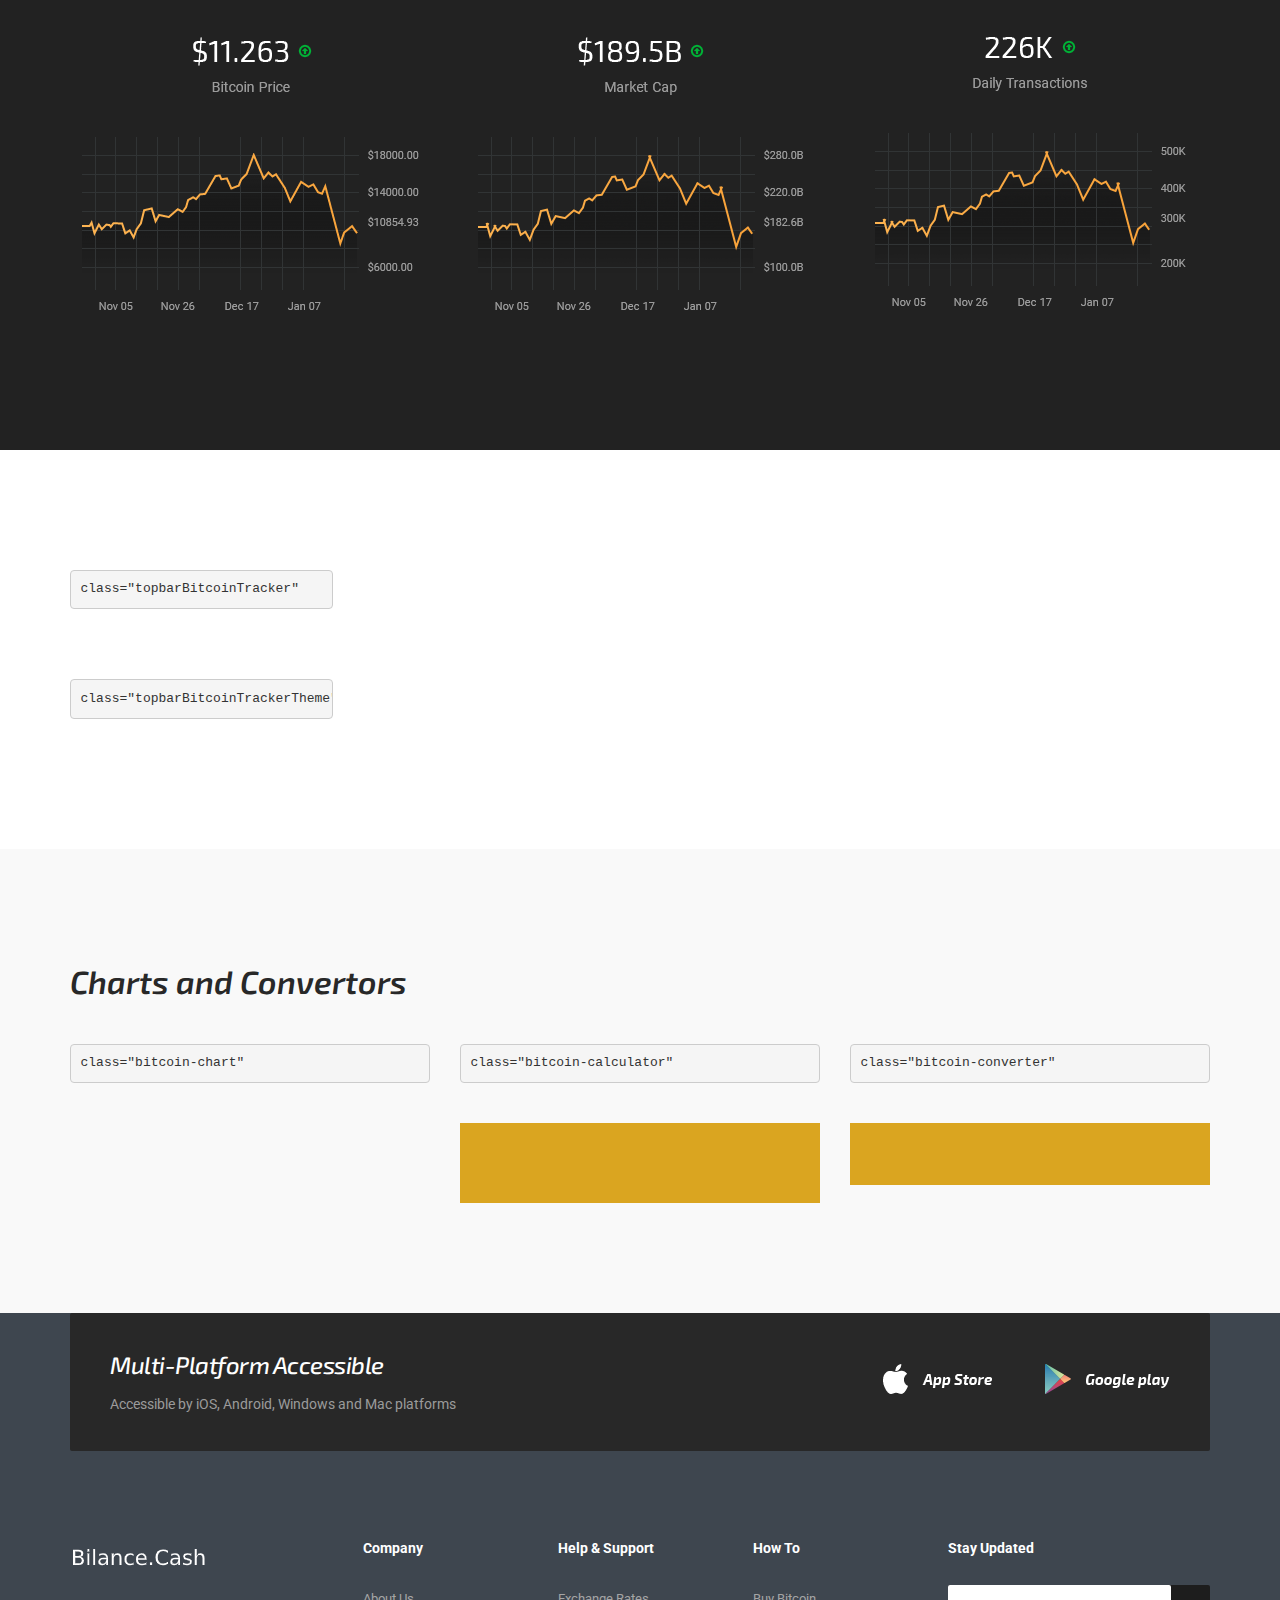
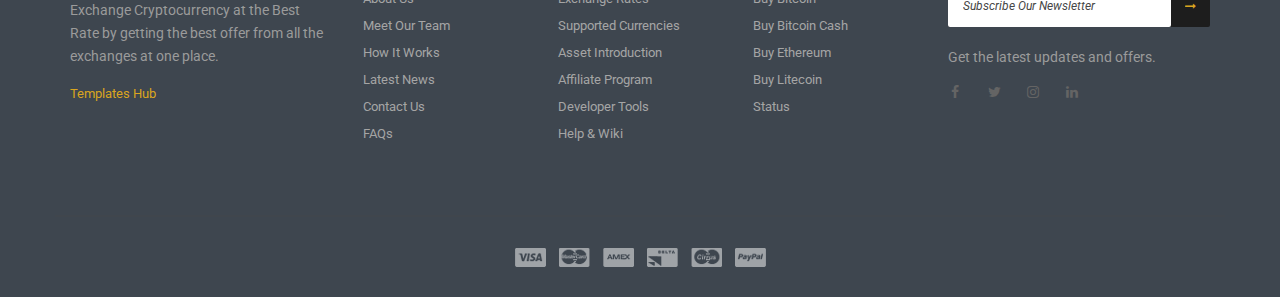
<file: page-market-data.html>
<!DOCTYPE html>
<html dir="ltr" lang="en-US">

<meta http-equiv="content-type" content="text/html;charset=UTF-8" />
<head>
<!-- Document Meta
    ============================================= -->
<meta charset="utf-8">
<meta http-equiv="X-UA-Compatible" content="IE=edge">
<!--IE Compatibility Meta-->
<meta name="author" content="zytheme"/>
<meta name="viewport" content="width=device-width, initial-scale=1, maximum-scale=1">
<meta name="description" content="Bitcoin And Crypto Currency Html5 Template">
<link href="assets/images/favicon/favicon.png" rel="icon">

<!-- Fonts
    ============================================= -->
<link href="http://fonts.googleapis.com/css?family=Exo+2:300i,400,400i,500,500i,600,600i,700%7CRoboto:300i,400,400i,500,500i,700" rel="stylesheet" type="text/css">

<!-- Stylesheets
    ============================================= -->
<link href="assets/css/external.css" rel="stylesheet">
<link href="assets/css/bootstrap.min.css" rel="stylesheet">
<link href="assets/css/style.css" rel="stylesheet">

<!-- HTML5 shim, for IE6-8 support of HTML5 elements. All other JS at the end of file. -->
<!--[if lt IE 9]>
      <script src="assets/js/html5shiv.js"></script>
      <script src="assets/js/respond.min.js"></script>
    <![endif]-->

<!-- Document Title
    ============================================= -->
<title>Cryptech | Bitcoin And Crypto Currency Html5 Template</title>
</head>
<body>
<div class="preloader">
	<div class="signal"></div>
</div><!-- Document Wrapper
	============================================= -->
	<div id="wrapper" class="wrapper clearfix">
<header id="navbar-spy" class="header header-1 header-transparent header-bordered header-fixed">
	<nav id="primary-menu" class="navbar navbar-fixed-top">
		<div class="container">
			<!-- Brand and toggle get grouped for better mobile display -->
			<div class="navbar-header">
				<button type="button" class="navbar-toggle collapsed" data-toggle="collapse" data-target="#navbar-collapse-1" aria-expanded="false">
				<span class="sr-only">Toggle navigation</span>
				<span class="icon-bar"></span>
				<span class="icon-bar"></span>
				<span class="icon-bar"></span>
				</button>
				<a class="logo" href="index.html">
					<img class="logo-light" src="assets/images/logo/logo-light.png" alt="Enrmous Logo">
					<img class="logo-dark" src="assets/images/logo/logo-dark.png" alt="Enrmous Logo">
				</a>
			</div>
			
			<!-- Collect the nav links, forms, and other content for toggling -->
			<div class="collapse navbar-collapse pull-right" id="navbar-collapse-1">
				<ul class="nav navbar-nav navbar-left nav-pos-right">
				<!-- Home Menu-->
	<li class="has-dropdown active">
		<a href="#" data-toggle="dropdown" class="dropdown-toggle menu-item">Home</a>
		<ul class="dropdown-menu">
			<li>
				<a href="home-consulting.html">Home Consulting</a>
			</li>
			<li>
				<a href="home-blockchain.html">Home blockchain</a>
			</li>
			<li>
				<a href="index.html">Home advisor</a>
			</li>
			<li>
				<a href="home-ico.html">Home ICO</a>
			</li>
			<li>
				<a href="home-investment.html">Home investment</a>
			</li>
			<li>
				<a href="home-corporation.html">Home corporation</a>
			</li>
		</ul>
	</li>
	<!-- li end -->

	<!-- Pages Menu -->
	<li class="has-dropdown"> 
		<a href="#" data-toggle="dropdown" class="dropdown-toggle link-hover" data-hover="pages">Pages</a>
		<ul class="dropdown-menu">
			<li>
				<a href="page-about.html">About US</a>
			</li>
			<li>
				<a href="page-our-team.html">our team</a>
			</li>
			<li>
				<a href="page-how-works.html">how it works</a>
			</li>
			<li>
				<a href="page-clients.html">our clients</a>
			</li>
			<li>
				<a href="page-gallery.html">our gallery</a>
			</li>
			<li>
				<a href="page-contact.html">contacts</a>
			</li>
			<li>
				<a href="page-faqs.html">FAQs</a>
			</li>
			<li>
				<a href="page-consultation.html">consultation</a>
			</li>
		</ul>
	</li>
	<!-- li end -->
	<!-- Services Menu-->
	<li class="has-dropdown">
		<a href="#" data-toggle="dropdown" class="dropdown-toggle menu-item">services</a>
		<ul class="dropdown-menu">
			<li>
				<a href="services-grid.html">services grid</a>
			</li>
			<li>
				<a href="services-single.html">services single</a>
			</li>
			<li>
				<a href="page-exchanges-rates.html">exchanges rates</a>
			</li>
			<li>
				<a href="page-market-data.html">market data</a>
			</li>
			<li>
				<a href="page-wallet.html">crypto wallet</a>
			</li>
			<li>
				<a href="page-pricing.html">pricing</a>
			</li>
		</ul>
	</li>
	<!-- li end -->
	<!-- Studies Menu-->
	<li class="has-dropdown">
		<a href="#" data-toggle="dropdown" class="dropdown-toggle menu-item">Case Studies</a>
		<ul class="dropdown-menu">
			<li>
				<a href="case-studies.html">our studies</a>
			</li>
			<li>
				<a href="case-study-single-1.html">case single 1</a>
			</li>
			<li>
				<a href="case-study-single-2.html">case single 2</a>
			</li>
		</ul>
	</li>
	<!-- li end -->
	<!-- Features Menu-->
	<li class="has-dropdown">
		<a href="#" data-toggle="dropdown" class="dropdown-toggle menu-item">features</a>
		<ul class="dropdown-menu">
			<li class="dropdown-submenu">
				<a href="#" data-toggle="dropdown" class="dropdown-toggle">revolution sliders</a>
				<ul class="dropdown-menu">
					<li>
						<a href="slider-1.html">slider 1</a>
					</li>
					<li>
						<a href="slider-2.html">slider 2</a>
					</li>
					<li>
						<a href="slider-3.html">slider 3</a>
					</li>
					<li>
						<a href="slider-4.html">slider 4</a>
					</li>
					<li>
						<a href="slider-5.html">slider 5</a>
					</li>
					<li>
						<a href="slider-6.html">slider 6</a>
					</li>
				</ul>
			</li>
 
			<li class="dropdown-submenu">
				<a href="#" data-toggle="dropdown" class="dropdown-toggle">Headers</a>
                <ul class="dropdown-menu">
                    <li>
                        <a href="header-1.html">header 1</a>
                    </li>
                    <li>
                        <a href="header-2.html">header 2</a>
                    </li>
                </ul>
			</li>			
			
			<li class="dropdown-submenu">
				<a href="#" data-toggle="dropdown" class="dropdown-toggle">Footers</a>
				<ul class="dropdown-menu">
					<li>
						<a href="footer-1.html#footer">Footer 1</a>
					</li>
				</ul>
			</li>
			<li class="dropdown-submenu">
				<a href="#" data-toggle="dropdown" class="dropdown-toggle">page titels</a>
				<ul class="dropdown-menu">
					<li>
						<a href="page-title-1.html">page title 1</a>
					</li>
					<li>
						<a href="page-title-2.html">page title 2</a>
					</li>
					<li>
						<a href="page-title-3.html">page title 3</a>
					</li>
					<li>
						<a href="page-title-4.html">page title 4</a>
					</li>
				</ul>
			</li>
 		</ul>
	</li>
	<!-- li end -->
	<!-- Blog Menu-->
	<li class="has-dropdown">
		<a href="#" data-toggle="dropdown" class="dropdown-toggle menu-item">Blog</a>
		<ul class="dropdown-menu">
			<li>
				<a href="blog-grid.html">blog grid</a>
			</li>
			<li>
				<a href="blog-standard.html">blog standard</a>
			</li>
			<li>
				<a href="blog-single.html">blog single</a>
			</li>
		</ul>
	</li>
	<!-- li end -->

	<!-- shop Menu -->
	<li class="has-dropdown">
		<a href="#" data-toggle="dropdown" class="dropdown-toggle menu-item" data-hover="shop">store</a>
		<ul class="dropdown-menu">
			<li>
				<a href="store-4columns.html">store 4columns</a>
			</li>
			<li>
				<a href="store-with-sidebar.html">store sidebar</a>
			</li>
			<li>
				<a href="store-single.html">store single</a>
			</li>
		</ul>
	</li>
	<!-- li end -->
	
	<!-- Elements Menu -->
	<li class="has-dropdown mega-dropdown">
		<a href="#" data-toggle="dropdown" class="dropdown-toggle menu-item">elements</a>
		<ul class="dropdown-menu mega-dropdown-menu">
			<li>
				<div class="container">
					<div class="row">
						<!-- Column #1 -->
						<div class="col-md-3">
							<ul>
								<li>
									<a href="elements-testimonials.html"><i class="fa fa-quote-right"></i>testimonials</a>
								</li>
								<li>
									<a href="elements-video-buttons.html"><i class="fa fa-toggle-right"></i>video buttons</a>
								</li>
								<li>
									<a href="elements-clients.html"><i class="fa fa-user"></i>clients</a>
								</li>
							</ul>
						</div>
						<!-- .col-md-3 end -->
						
						<!-- Column #2 -->
						<div class="col-md-3">
							<ul>
								<li>
									<a href="elements-accordion.html"><i class="fa fa-server"></i>accordion</a>
								</li>
								<li>
									<a href="elements-cta.html"><i class="fa fa-child"></i>call to action</a>
								</li>
								<li>
									<a href="elements-contact-form.html"><i class="fa fa-desktop"></i>contact form</a>
								</li>
							</ul>
						</div>
						<!-- .col-md-3 end -->
						
						<!-- Column #3 -->
						<div class="col-md-3">
							<ul>
				                <li>
									<a href="elements-team.html"><i class="fa fa-group"></i>team variations</a>
								</li>
								<li>
									<a href="elements-countdown.html"><i class="fa fa-bomb"></i>countdown</a>
								</li>
								<li>
									<a href="elements-counters.html"><i class="fa fa-dashboard"></i>counters</a>
								</li>

							</ul>
						</div>
						<!-- .col-md-3 end -->
						
						<!-- Column #4 -->
						<div class="col-md-3">
							<ul>
								<li>
									<a href="elements-featured.html"><i class="fa fa-sliders"></i>featured box</a>
								</li>
				                <li>
									<a href="elements-pricing.html"><i class="fa fa-exchange"></i>pricing</a>
								</li>
							</ul>
						</div>
						<!-- .col-md-3 end -->
					</div>
					<!-- .row end -->
				</div>
				<!-- container end -->
			</li>
		</ul>
		<!-- .mega-dropdown-menu end -->
	</li>				</ul>
				<!-- Module Search -->
				<div class="module module-search pull-left">
					<div class="module-icon search-icon">
						<i class="fa fa-search"></i>
						<span class="title">search</span>
					</div>
					<div class="module-content module-fullscreen module--search-box">
						<div class="pos-vertical-center">
						<div class="container">
							<div class="row">
								<div class="col-xs-12 col-sm-12 col-md-8 col-md-offset-2">
									<form class="form-search">
										<input type="text" class="form-control" placeholder="Search...">
									</form><!-- .form-search end -->
								</div><!-- .col-md-8 end -->
							</div><!-- .row end -->
						</div><!-- .container end -->
					</div>
						<a class="module-cancel" href="#"><i class="fa fa-close"></i></a>
					</div>
				</div><!-- .module-search end -->				<!-- Module Consultation  -->
<div class="module module-consultation pull-left">
	<a href="page-consultation.html" class="btn btn--white btn--bordered btn--rounded">Consultation</a>
</div>				<!-- Module Signup  -->
<div class="module module-signup pull-left">
	<a class="btn-popup" data-toggle="modal" data-target="#signupModule">Sign Up</a>
	<div class="modal fade signup-popup" tabindex="-1" role="dialog" id="signupModule">
		<div class="modal-dialog modal-lg" role="document">
			<div class="modal-content">
				<div class="modal-body">
						<div class="row">
					<div class="signup-form-container text-center">
							<h4>signup</h4>
							<form id="signupPopupForm" method="post" action="http://localhost/template/niche/cryptech/html/dev/assets/php/signuppopup.php" class="signupform">
								<input type="text" class="form-control" name="signup-name" id="name" placeholder="Name" required>
								<input type="email" class="form-control" name="signup-email" id="email" placeholder="Email">
								<input type="password" class="form-control" name="signup-pass" id="password" placeholder="Password" required>
								<div class="input-checkbox">
									<label class="label-checkbox">
									  <input type="checkbox" name="agree"/>
									  <span class="check-indicator"></span>
									</label>
									<p>I agree to the terms & conditions</p> 
								</div>
								 <input type="submit" value="Sign Up" name="submit" class="btn btn--primary btn--block">
							</form>
							<!-- form end -->
									<div class="signin">
								<a href="#">Sign In Here</a>
							</div>
						</div>
					<!-- .signup-form end -->
						</div>
				</div>
			</div>
			<!-- /.modal-content -->
		</div>
		<!-- /.modal-dialog -->
	</div>
	<!-- /.modal -->
</div>			</div>
			<!-- /.navbar-collapse -->
		</div>
		<!-- /.container-fluid -->
	</nav>

</header>
<!-- Page Title
============================================= -->
<section id="page-title" class="page-title bg-overlay bg-overlay-dark bg-parallax">
    <div class="bg-section">
        <img src="assets/images/page-titles/6.jpg" alt="Background" />
    </div>
    <div class="container">
        <div class="row">
            <div class="col-xs-12 col-sm-12 col-md-12">
                <div class="title title-6 text-center">
                    <div class="title--heading">
                        <h1>Market Data</h1>
                    </div>
                    <div class="clearfix"></div>
                    <ol class="breadcrumb">
                        <li><a href="index.html">Home</a></li>
                        <li><a href="index.html">services</a></li>
                        <li class="active">Market Data</li>
                    </ol>
                </div>
                <!-- .title end -->
            </div>
            <!-- .col-md-12 end -->
        </div>
        <!-- .row end -->
    </div>
    <!-- .container end -->
</section>
<!-- #page-title end -->

<!-- Bitcoin Price Chart Widget 
============================================= -->
<section id="BitcoinWidget" class="xchange-rate">
    <div class="container">
    <div class="row clearfix">
            <div class="col-xs-12 col-sm-12 col-md-12">
                <div class="heading heading-3 text-left mb-40">
                    <h2 class="heading--title">Live Charts, Xchange Rate and Convertor</h2>
                </div>
            </div>
            <!-- .col-md-6 end -->
        </div>
        <!-- .row end -->
        <div class="row">
            <div class="col-xs-12 col-sm-12 col-md-4">
            <pre>class="bitcoin-pricing"</pre>
                <div class="bitcoin-pricing"></div>
            </div>
            <!-- .col-md-4 end -->
            <div class="col-xs-12 col-sm-12 col-md-8">
            <pre>class="btcwdgt-chart" bw-theme="light"</pre>
                <div class="btcwdgt-custom">
                    <div class="btcwdgt-chart" bw-theme="light"></div>
                </div>
            </div>
            <!-- .col-md-8 end -->
        </div>
        <!-- .row end -->
    </div>
    <!-- .container end -->
</section>
<!-- #BitcoinWidget end -->

<!-- Bitcoin Price Chart Widget
============================================= -->
<section id="BitcoinWidget" class="xchange-rate bg-gray">
    <div class="container">
        <div class="row clearfix">
            <div class="col-xs-12 col-sm-12 col-md-12">
                <div class="heading heading-3 text-left mb-40">
                    <h2 class="heading--title">Bitcoin Price Chart Widget</h2>
                </div>
            </div>
            <!-- .col-md-6 end -->
        </div>
        <!-- .row end -->
        <div class="row">
            <div class="col-xs-12 col-sm-12 col-md-6">
                <div class="mb-40">
                <pre>class="btcwdgt-chart"</pre>
                    <div class="btcwdgt-chart"></div>
                </div>
            </div>
            <div class="col-xs-12 col-sm-12 col-md-6">
                <div class="mb-40">
                <pre>class="btcwdgt-chart" bw-theme="light"</pre>
                    <div class="btcwdgt-chart" bw-theme="light"></div>
                </div>
            </div>
        </div>
        <div class="clearfix"></div>
        <div class="row">
            <div class="col-xs-12 col-sm-12 col-md-3">
                <pre>class="btcwdgt-price"</pre>
                <div class="btcwdgt-price"></div>
            </div>
            <div class="col-xs-12 col-sm-12 col-md-3">
            <pre>class="btcwdgt-price" bw-theme="light" bw-cur="eur"</pre>
                <div class="btcwdgt-price" bw-theme="light" bw-cur="eur"></div>
            </div>
            <div class="col-xs-12 col-sm-12 col-md-3">
            <pre>class="btcwdgt-price" bw-cash="true"</pre>
                <div class="btcwdgt-price" bw-cash="true"></div>
            </div>
            <div class="col-xs-12 col-sm-12 col-md-3">
            <pre>class="btcwdgt-price" bw-theme="light" bw-cur="jpy"</pre>
                <div class="btcwdgt-price" bw-theme="light" bw-cur="jpy"></div>
            </div>
        </div>
    </div>
    <!-- .container end -->
</section>
<!-- #BitcoinWidget end -->

<!-- Bitcoin Ecosystem
============================================= -->
<section id="BitcoinEcosystem" class="bg-dark mb-70">
	<div class="container">
		<div class="row clearfix">
			<div class="col-xs-12 col-sm-12 col-md-6 col-md-offset-3">
				<div class="heading heading-4 mb-50 text--center">
					<p class="heading--subtitle text-theme">Realtime Charts</p>
					<h2 class="heading--title text-white">Bitcoin Ecosystem</h2>
					<p class="heading--desc mb-0">Cryptocurrencies have become established investment commodities, however as with any investment there are risks linked to market movements!</p>
				</div>
			</div><!-- .col-md-6 end -->
		</div><!-- .row end -->
		<div class="row">
			<div class="col-xs-12 col-sm-4 col-md-4">
				<img class="img-responsive center-block mb-30" src="assets/images/chart/chart2.png" alt="chart">
			</div><!-- .col-md-4 end -->
			<div class="col-xs-12 col-sm-4 col-md-4">
				<img class="img-responsive center-block mb-30" src="assets/images/chart/chart3.png" alt="chart">
			</div><!-- .col-md-4 end -->
			<div class="col-xs-12 col-sm-4 col-md-4">
				<img class="img-responsive center-block mb-30" src="assets/images/chart/chart4.png" alt="chart">
			</div><!-- .col-md-4 end -->
		</div><!-- .row end -->
	</div><!-- .container end -->
</section><!-- #BitcoinEcosystem end -->

<!-- Bitcoin Tracker Dark
============================================= -->
<section id="BitcoinTrakerDark" class="bitcoin-tracker-dark pt-50 pb-50">
    <div class="container">
        <div class="row clearfix">
            <div class="col-xs-12 col-sm-6 col-md-3"><pre>class="topbarBitcoinTracker"</pre></div>
        </div>
    </div>
    <!-- .container end -->
    <div class="container-fluid pr-0 pl-0">
            <div class="row clearfix"> 
        <div class="topbarBitcoinTracker"></div>
        </div>
        <!-- .row end -->
    </div>
    <!-- .container end -->
</section>
<!-- #BitcoinTrakerDark end -->

<!-- Bitcoin Tracker Theme
============================================= -->
<section id="BitcoinTrakerTheme" class="bitcoin-tracker-theme pt-0">
<div class="container">
        <div class="row clearfix">
            <div class="col-xs-12 col-sm-6 col-md-3"><pre>class="topbarBitcoinTrackerTheme"</pre></div>
        </div>
    </div>
    <!-- .container end -->
    <div class="container-fluid pr-0 pl-0">
        <div class="row clearfix">
            <div class="topbarBitcoinTrackerTheme"></div>
        </div>
        <!-- .row end -->
    </div>
    <!-- .container end -->
</section>
<!-- #BitcoinTrakerTheme end -->

<!-- Charts and Convertors
============================================= -->
<section id="BitcoinConvertors" class="bitcoin-convertors bg-gray">
    <div class="container">
        <div class="row clearfix">
            <div class="col-xs-12 col-sm-12 col-md-12">
                <div class="heading heading-3 text-left mb-40">
                    <h2 class="heading--title">Charts and Convertors</h2>
                </div>
            </div>
            <!-- .col-md-6 end -->
        </div>
        <!-- .row end -->
        <div class="row">

            <div class="col-xs-12 col-sm-12 col-md-4">
                <pre>class="bitcoin-chart"</pre>
                <div class="bitcoin-chart"></div>
            </div>
            <div class="col-xs-12 col-sm-12 col-md-4">
                 <pre>class="bitcoin-calculator"</pre>
                <div class="bitcoin-calculator mt-40"></div>
                <div class="clearfix"></div>
            </div>

            <div class="col-xs-12 col-sm-12 col-md-4">
                <pre>class="bitcoin-converter"</pre>
                <div class="bitcoin-converter mt-40">
                <script src="https://www.cryptonator.com/ui/js/widget/calc_widget.js"></script>
                </div>
            </div>
        </div>
        <div class="clearfix"></div>
    </div>
    <!-- .container end -->
</section>
<!-- #BitcoinConvertors end -->

<!-- Footer #1
============================================= -->
<footer id="footer" class="footer footer-1">
	<!-- Copyrights
	============================================= -->
	<div class="footer--action">
		<div class="container">
			<div class="row">
				<div class="col-xs-12 col-sm-12 col-md-12">
					<div class="footer--action-container">
						<div class="row">
							<div class="col-xs-12 col-sm-7 col-md-6">
								<h3>Multi-Platform Accessible</h3>
								<p>Accessible by iOS, Android, Windows and Mac platforms</p>
							</div>
							<div class="col-xs-12 col-sm-5 col-md-6">
								<div class="action-button">
									<a href="#">
										<img src="assets/images/footer/app-store.png" alt="app store">
									</a>
									<a href="#">
										<img src="assets/images/footer/google-play.png" alt="app store">
									</a>
								</div>
							</div>
						</div>
					</div>
					
				</div>
			</div>
		</div><!-- .container end -->
	</div><!-- .footer-action end -->
	
	<!-- Widget Section
	============================================= -->
	<div class="footer-widget">
		<div class="container">
			<div class="row clearfix">
				<div class="col-xs-12 col-sm-4 col-md-3 footer--widget widget-about">
					<div class="widget-content">
						<img class="footer-logo" src="assets/images/logo/logo-light.png" alt="logo">
						<p>Exchange Cryptocurrency at the Best Rate by getting the best offer from all the exchanges at one place.</p>
						<div class="copyright">
							<a target="_blank" href="https://templateshub.net">Templates Hub</a>
						</div>
					</div>
				</div><!-- .col-md-3 end -->
				<div class="col-xs-12 col-sm-4 col-md-2 footer--widget widget-links">
					<div class="widget-title">
						<h5>Company</h5>
					</div>
					<div class="widget-content">
						<ul>
							<li><a href="#">About Us</a></li>
							<li><a href="#">Meet Our Team</a></li>
							<li><a href="#">How It Works</a></li>
							<li><a href="#">Latest News</a></li>
							<li><a href="#">Contact Us</a></li>
							<li><a href="#">FAQs</a></li>
						</ul>
					</div>
				</div><!-- .col-md-2 end -->
				
				<div class="col-xs-12 col-sm-4 col-md-2 footer--widget widget-links">
					<div class="widget-title">
						<h5>Help & Support</h5>
					</div>
					<div class="widget-content">
						<ul>
							<li><a href="#">Exchange Rates</a></li>
							<li><a href="#">Supported Currencies</a></li>
							<li><a href="#">Asset Introduction</a></li>
							<li><a href="#">Affiliate Program</a></li>
							<li><a href="#">Developer Tools</a></li>
							<li><a href="#">Help & Wiki</a></li>
						</ul>
					</div>
				</div><!-- .col-md-2 end -->
				
				<div class="col-xs-12 col-sm-4 col-md-2 footer--widget widget-links">
					<div class="widget-title">
						<h5>How To</h5>
					</div>
					<div class="widget-content">
						<ul>
							<li><a href="#">Buy Bitcoin</a></li>
							<li><a href="#">Buy Bitcoin Cash</a></li>
							<li><a href="#">Buy Ethereum</a></li>
							<li><a href="#">Buy Litecoin</a></li>
							<li><a href="#">Status</a></li>
						</ul>
					</div>
				</div><!-- .col-md-2 end -->

				<div class="col-xs-12 col-sm-4 col-md-3 footer--widget widget-newsletter">
					<div class="widget-title">
						<h5>Stay Updated</h5>
					</div>
					<div class="widget-content">
						<form class="form-newsletter mailchimp">
							<input type="email" name="email" class="form-control" placeholder="Subscribe Our Newsletter">
							<button type="submit"><i class="fa fa-long-arrow-right"></i></button>
						</form>
						<div class="subscribe-alert"></div>
						<div class="clearfix"></div>
						<p>Get the latest updates and offers.</p>
						<div class="footer-social-icon">
							<a class="facebook" href="#">
								<i class="fa fa-facebook"></i><i class="fa fa-facebook"></i>
							</a>
							<a class="twitter" href="#" >
								<i class="fa fa-twitter"></i><i class="fa fa-twitter"></i>
							</a>
							<a class="instagram" href="#">
								<i class="fa fa-instagram"></i><i class="fa fa-instagram"></i>
							</a>	
							<a class="linkedin" href="#">
								<i class="fa fa-linkedin"></i><i class="fa fa-linkedin"></i>
							</a>
						</div>
					</div>
				</div><!-- .col-md-3 end -->
				<div class="clearfix"></div>
			</div>
		</div><!-- .container end -->
	</div><!-- .footer-widget end -->
	
	<!-- Copyrights
	============================================= -->
	<div class="footer--bar">
		<div class="container">
			<div class="row">
                <div class="col-xs-12 col-sm-12 col-md-12 text--center footer--copyright">
                    <div class="payment--methods text--center">
                        <a href="#" title="Visa"><img src="assets/images/footer/visa.png" alt="Visa"></a>
                        <a href="#" title="Mastercard"><img src="assets/images/footer/mastercard.png" alt="Mastercard"></a>
                        <a href="#" title="amex"> <img src="assets/images/footer/amex.png" alt="amex"></a>
                        <a href="#" title="Delta"><img src="assets/images/footer/delta.png" alt="Delta"> </a>
                        <a href="#" title="Cirrus"><img src="assets/images/footer/cirrus.png" alt="Cirrus"></a>
                        <a href="#" title="Paypal"><img src="assets/images/footer/paypal.png" alt="Paypal"></a>
                    </div>
                </div>
 			</div>
		</div><!-- .container end -->
	</div><!-- .footer-copyright end -->
</footer>


<div id="back-to-top" class="backtop"><i class="fa fa-long-arrow-up"></i></div>
</div><!-- #wrapper end -->

<!-- Footer Scripts
============================================= -->
<script src="assets/js/jquery-2.2.4.min.js"></script>
<script src="assets/js/plugins.js"></script>
<script src="assets/js/bitcoinTracker.js"></script>
<script src="assets/js/bitcoinTrackerTheme.js"></script>
<script src="assets/js/bitcoinPrice.js"></script>
<script src="assets/js/bitcoinPriceWidgets.js"></script>
<script src="assets/js/bitcoinChart.js"></script>
<script src="assets/js/bitcoinCalculators.js"></script>
<script src="assets/js/functions.js"></script>
</body>

</html>
</file>
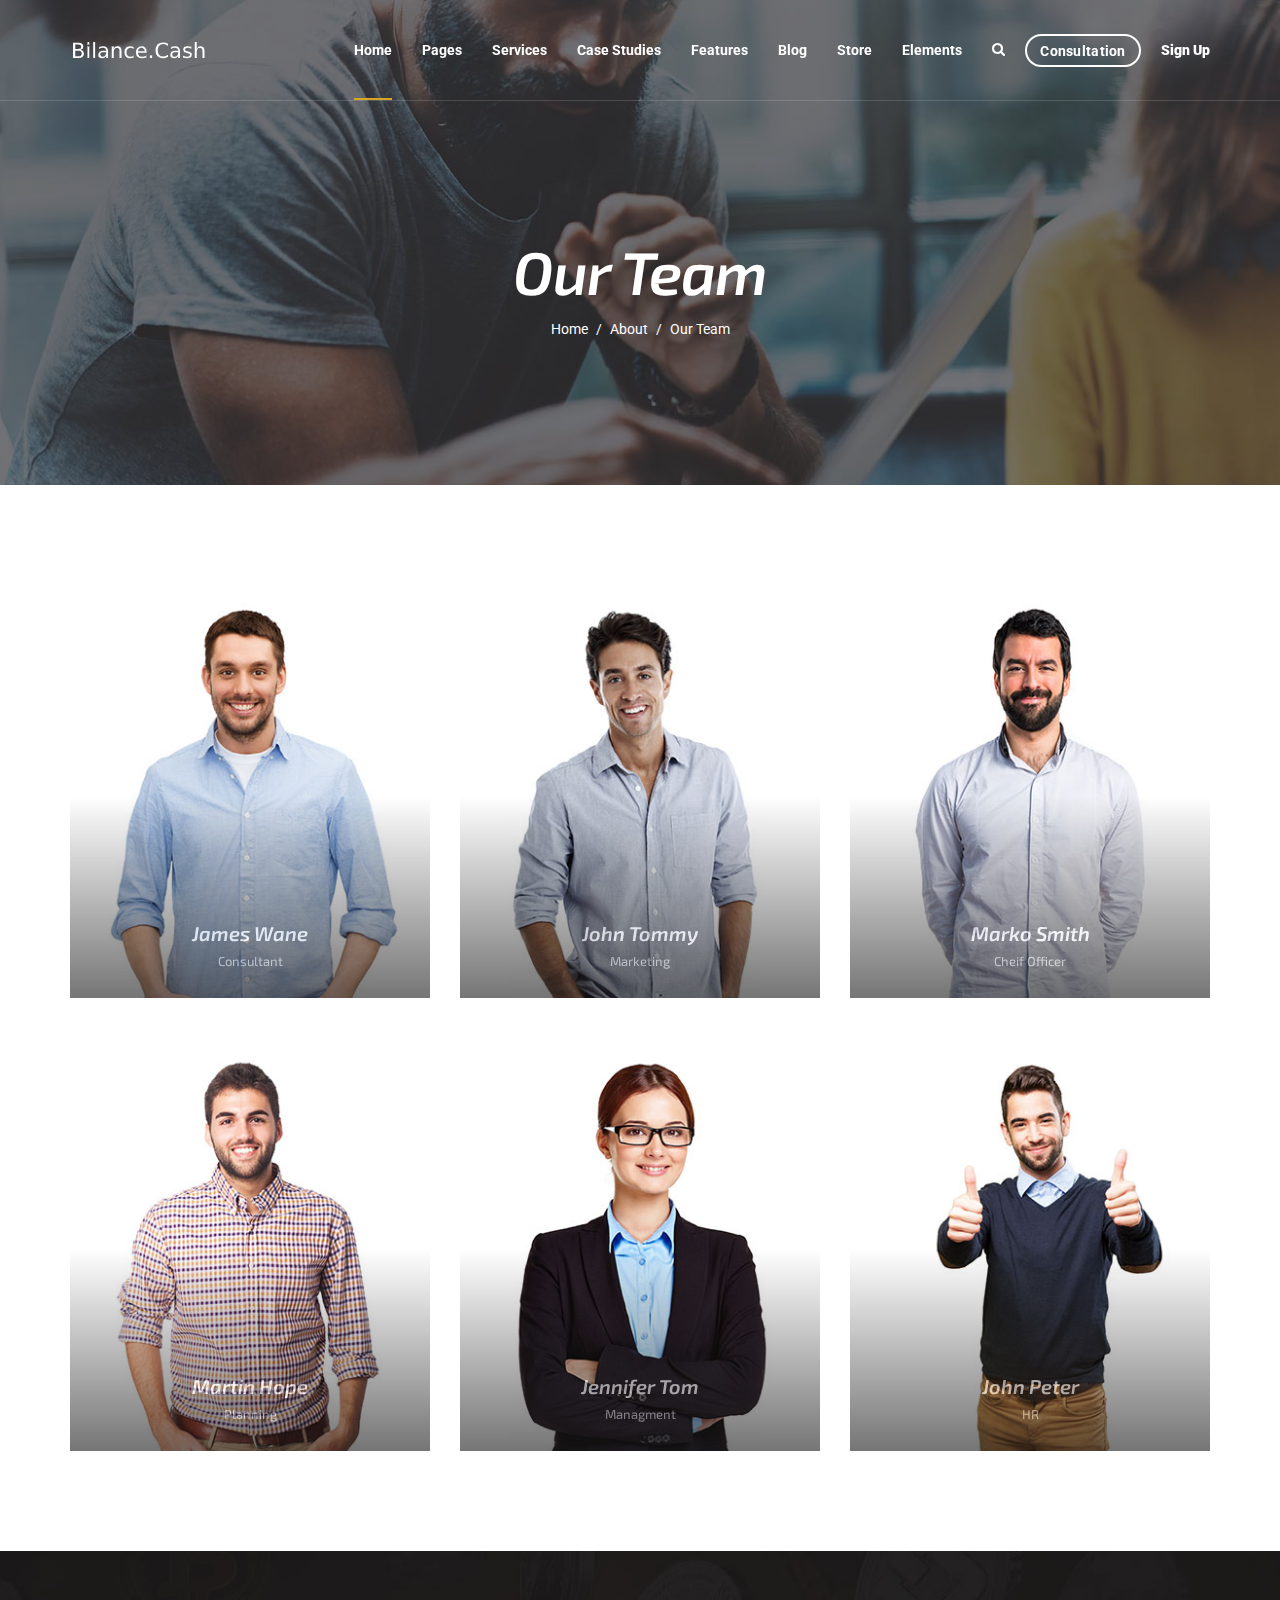
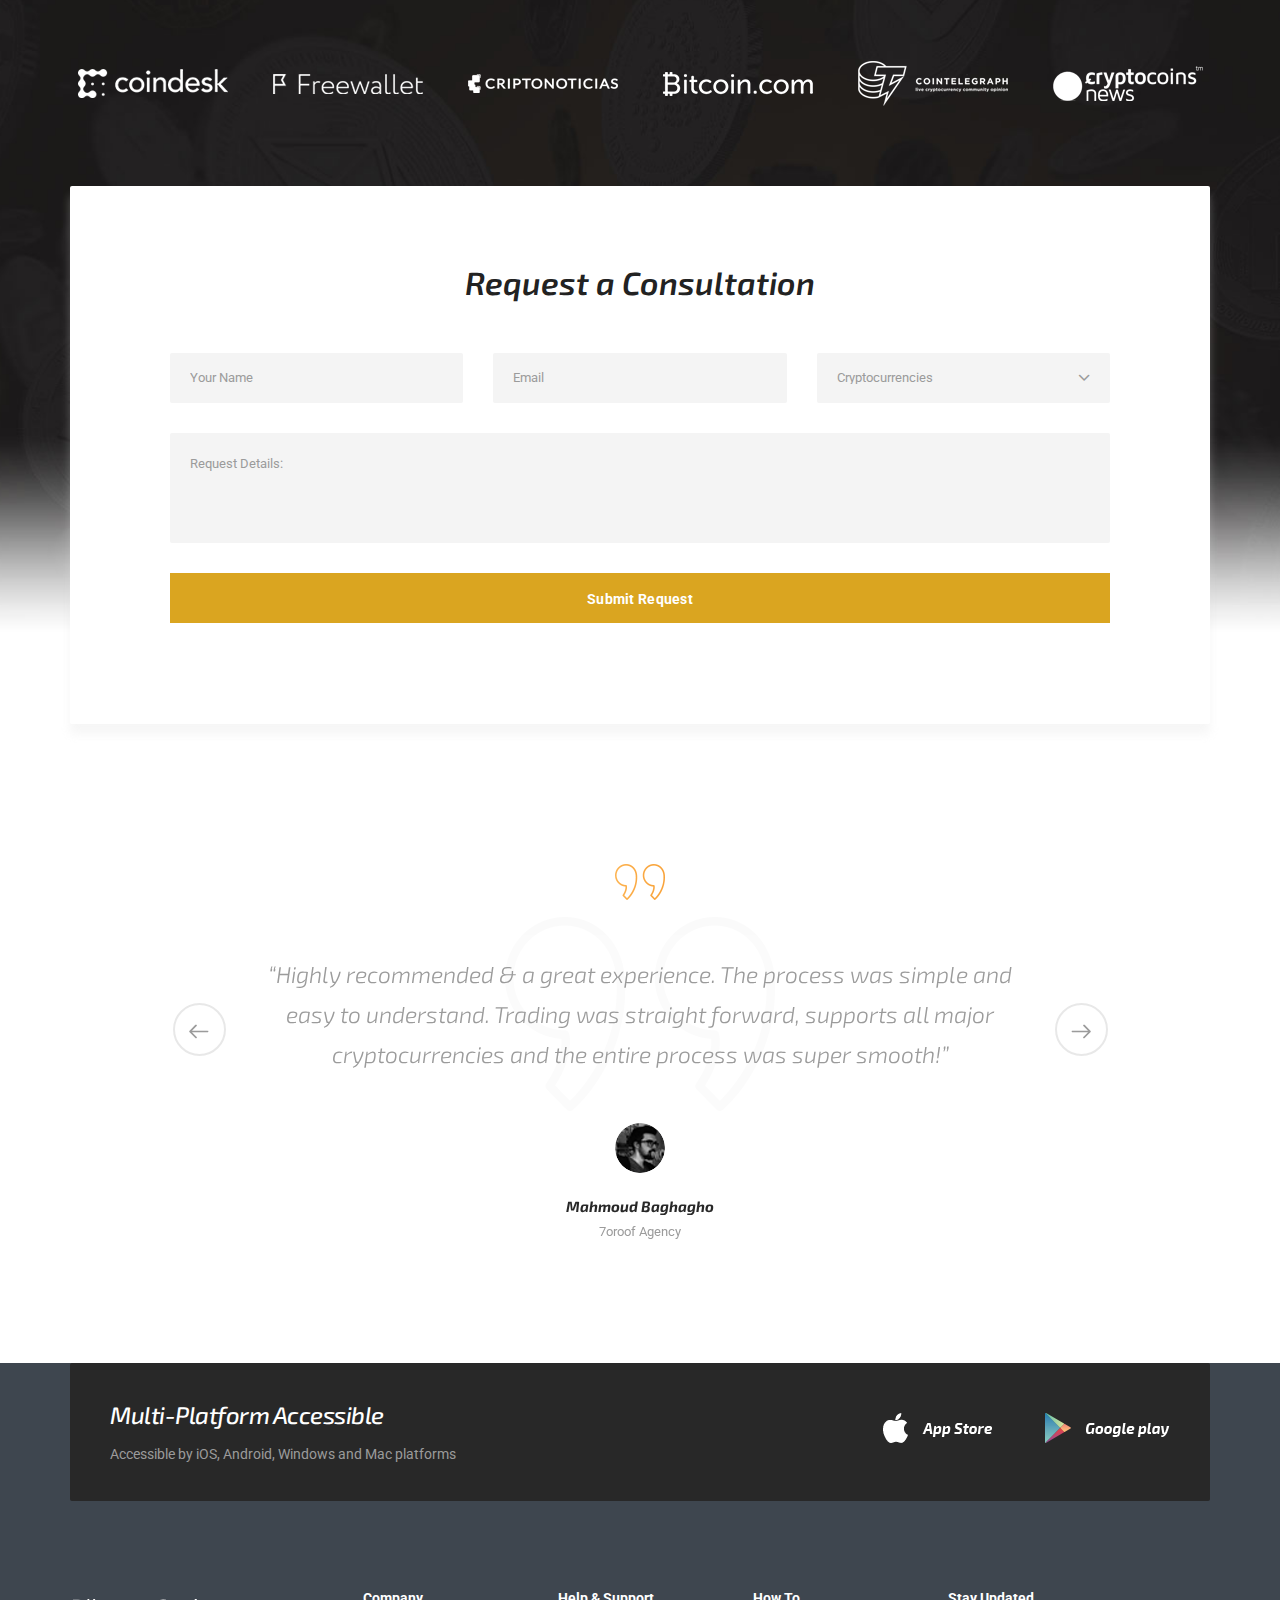
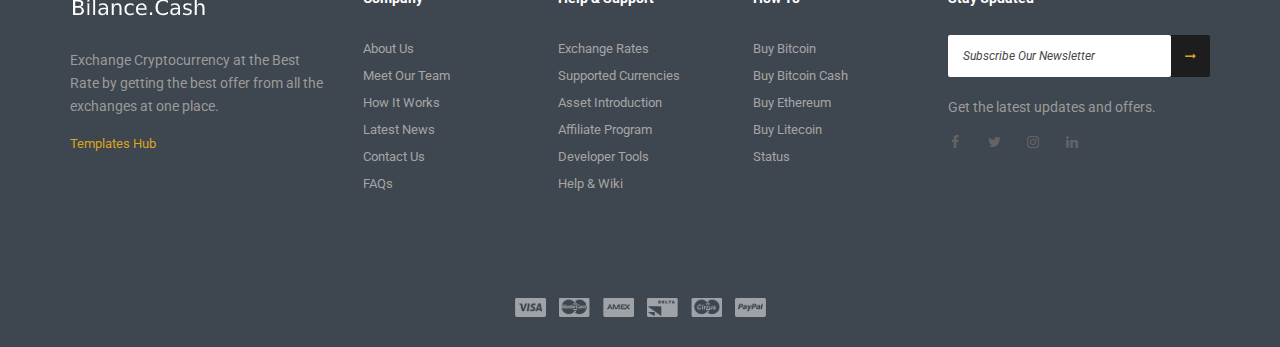
<file: page-our-team.html>
<!DOCTYPE html>
<html dir="ltr" lang="en-US">

<meta http-equiv="content-type" content="text/html;charset=UTF-8" />
<head>
<!-- Document Meta
    ============================================= -->
<meta charset="utf-8">
<meta http-equiv="X-UA-Compatible" content="IE=edge">
<!--IE Compatibility Meta-->
<meta name="author" content="zytheme"/>
<meta name="viewport" content="width=device-width, initial-scale=1, maximum-scale=1">
<meta name="description" content="Bitcoin And Crypto Currency Html5 Template">
<link href="assets/images/favicon/favicon.png" rel="icon">

<!-- Fonts
    ============================================= -->
<link href="http://fonts.googleapis.com/css?family=Exo+2:300i,400,400i,500,500i,600,600i,700%7CRoboto:300i,400,400i,500,500i,700" rel="stylesheet" type="text/css">

<!-- Stylesheets
    ============================================= -->
<link href="assets/css/external.css" rel="stylesheet">
<link href="assets/css/bootstrap.min.css" rel="stylesheet">
<link href="assets/css/style.css" rel="stylesheet">

<!-- HTML5 shim, for IE6-8 support of HTML5 elements. All other JS at the end of file. -->
<!--[if lt IE 9]>
      <script src="assets/js/html5shiv.js"></script>
      <script src="assets/js/respond.min.js"></script>
    <![endif]-->

<!-- Document Title
    ============================================= -->
<title>Cryptech | Bitcoin And Crypto Currency Html5 Template</title>
</head>
<body>
<div class="preloader">
	<div class="signal"></div>
</div><!-- Document Wrapper
	============================================= -->
	<div id="wrapper" class="wrapper clearfix">
<header id="navbar-spy" class="header header-1 header-transparent header-bordered header-fixed">
	<nav id="primary-menu" class="navbar navbar-fixed-top">
		<div class="container">
			<!-- Brand and toggle get grouped for better mobile display -->
			<div class="navbar-header">
				<button type="button" class="navbar-toggle collapsed" data-toggle="collapse" data-target="#navbar-collapse-1" aria-expanded="false">
				<span class="sr-only">Toggle navigation</span>
				<span class="icon-bar"></span>
				<span class="icon-bar"></span>
				<span class="icon-bar"></span>
				</button>
				<a class="logo" href="index.html">
					<img class="logo-light" src="assets/images/logo/logo-light.png" alt="Enrmous Logo">
					<img class="logo-dark" src="assets/images/logo/logo-dark.png" alt="Enrmous Logo">
				</a>
			</div>
			
			<!-- Collect the nav links, forms, and other content for toggling -->
			<div class="collapse navbar-collapse pull-right" id="navbar-collapse-1">
				<ul class="nav navbar-nav navbar-left nav-pos-right">
				<!-- Home Menu-->
	<li class="has-dropdown active">
		<a href="#" data-toggle="dropdown" class="dropdown-toggle menu-item">Home</a>
		<ul class="dropdown-menu">
			<li>
				<a href="home-consulting.html">Home Consulting</a>
			</li>
			<li>
				<a href="home-blockchain.html">Home blockchain</a>
			</li>
			<li>
				<a href="index.html">Home advisor</a>
			</li>
			<li>
				<a href="home-ico.html">Home ICO</a>
			</li>
			<li>
				<a href="home-investment.html">Home investment</a>
			</li>
			<li>
				<a href="home-corporation.html">Home corporation</a>
			</li>
		</ul>
	</li>
	<!-- li end -->

	<!-- Pages Menu -->
	<li class="has-dropdown"> 
		<a href="#" data-toggle="dropdown" class="dropdown-toggle link-hover" data-hover="pages">Pages</a>
		<ul class="dropdown-menu">
			<li>
				<a href="page-about.html">About US</a>
			</li>
			<li>
				<a href="page-our-team.html">our team</a>
			</li>
			<li>
				<a href="page-how-works.html">how it works</a>
			</li>
			<li>
				<a href="page-clients.html">our clients</a>
			</li>
			<li>
				<a href="page-gallery.html">our gallery</a>
			</li>
			<li>
				<a href="page-contact.html">contacts</a>
			</li>
			<li>
				<a href="page-faqs.html">FAQs</a>
			</li>
			<li>
				<a href="page-consultation.html">consultation</a>
			</li>
		</ul>
	</li>
	<!-- li end -->
	<!-- Services Menu-->
	<li class="has-dropdown">
		<a href="#" data-toggle="dropdown" class="dropdown-toggle menu-item">services</a>
		<ul class="dropdown-menu">
			<li>
				<a href="services-grid.html">services grid</a>
			</li>
			<li>
				<a href="services-single.html">services single</a>
			</li>
			<li>
				<a href="page-exchanges-rates.html">exchanges rates</a>
			</li>
			<li>
				<a href="page-market-data.html">market data</a>
			</li>
			<li>
				<a href="page-wallet.html">crypto wallet</a>
			</li>
			<li>
				<a href="page-pricing.html">pricing</a>
			</li>
		</ul>
	</li>
	<!-- li end -->
	<!-- Studies Menu-->
	<li class="has-dropdown">
		<a href="#" data-toggle="dropdown" class="dropdown-toggle menu-item">Case Studies</a>
		<ul class="dropdown-menu">
			<li>
				<a href="case-studies.html">our studies</a>
			</li>
			<li>
				<a href="case-study-single-1.html">case single 1</a>
			</li>
			<li>
				<a href="case-study-single-2.html">case single 2</a>
			</li>
		</ul>
	</li>
	<!-- li end -->
	<!-- Features Menu-->
	<li class="has-dropdown">
		<a href="#" data-toggle="dropdown" class="dropdown-toggle menu-item">features</a>
		<ul class="dropdown-menu">
			<li class="dropdown-submenu">
				<a href="#" data-toggle="dropdown" class="dropdown-toggle">revolution sliders</a>
				<ul class="dropdown-menu">
					<li>
						<a href="slider-1.html">slider 1</a>
					</li>
					<li>
						<a href="slider-2.html">slider 2</a>
					</li>
					<li>
						<a href="slider-3.html">slider 3</a>
					</li>
					<li>
						<a href="slider-4.html">slider 4</a>
					</li>
					<li>
						<a href="slider-5.html">slider 5</a>
					</li>
					<li>
						<a href="slider-6.html">slider 6</a>
					</li>
				</ul>
			</li>
 
			<li class="dropdown-submenu">
				<a href="#" data-toggle="dropdown" class="dropdown-toggle">Headers</a>
                <ul class="dropdown-menu">
                    <li>
                        <a href="header-1.html">header 1</a>
                    </li>
                    <li>
                        <a href="header-2.html">header 2</a>
                    </li>
                </ul>
			</li>			
			
			<li class="dropdown-submenu">
				<a href="#" data-toggle="dropdown" class="dropdown-toggle">Footers</a>
				<ul class="dropdown-menu">
					<li>
						<a href="footer-1.html#footer">Footer 1</a>
					</li>
				</ul>
			</li>
			<li class="dropdown-submenu">
				<a href="#" data-toggle="dropdown" class="dropdown-toggle">page titels</a>
				<ul class="dropdown-menu">
					<li>
						<a href="page-title-1.html">page title 1</a>
					</li>
					<li>
						<a href="page-title-2.html">page title 2</a>
					</li>
					<li>
						<a href="page-title-3.html">page title 3</a>
					</li>
					<li>
						<a href="page-title-4.html">page title 4</a>
					</li>
				</ul>
			</li>
 		</ul>
	</li>
	<!-- li end -->
	<!-- Blog Menu-->
	<li class="has-dropdown">
		<a href="#" data-toggle="dropdown" class="dropdown-toggle menu-item">Blog</a>
		<ul class="dropdown-menu">
			<li>
				<a href="blog-grid.html">blog grid</a>
			</li>
			<li>
				<a href="blog-standard.html">blog standard</a>
			</li>
			<li>
				<a href="blog-single.html">blog single</a>
			</li>
		</ul>
	</li>
	<!-- li end -->

	<!-- shop Menu -->
	<li class="has-dropdown">
		<a href="#" data-toggle="dropdown" class="dropdown-toggle menu-item" data-hover="shop">store</a>
		<ul class="dropdown-menu">
			<li>
				<a href="store-4columns.html">store 4columns</a>
			</li>
			<li>
				<a href="store-with-sidebar.html">store sidebar</a>
			</li>
			<li>
				<a href="store-single.html">store single</a>
			</li>
		</ul>
	</li>
	<!-- li end -->
	
	<!-- Elements Menu -->
	<li class="has-dropdown mega-dropdown">
		<a href="#" data-toggle="dropdown" class="dropdown-toggle menu-item">elements</a>
		<ul class="dropdown-menu mega-dropdown-menu">
			<li>
				<div class="container">
					<div class="row">
						<!-- Column #1 -->
						<div class="col-md-3">
							<ul>
								<li>
									<a href="elements-testimonials.html"><i class="fa fa-quote-right"></i>testimonials</a>
								</li>
								<li>
									<a href="elements-video-buttons.html"><i class="fa fa-toggle-right"></i>video buttons</a>
								</li>
								<li>
									<a href="elements-clients.html"><i class="fa fa-user"></i>clients</a>
								</li>
							</ul>
						</div>
						<!-- .col-md-3 end -->
						
						<!-- Column #2 -->
						<div class="col-md-3">
							<ul>
								<li>
									<a href="elements-accordion.html"><i class="fa fa-server"></i>accordion</a>
								</li>
								<li>
									<a href="elements-cta.html"><i class="fa fa-child"></i>call to action</a>
								</li>
								<li>
									<a href="elements-contact-form.html"><i class="fa fa-desktop"></i>contact form</a>
								</li>
							</ul>
						</div>
						<!-- .col-md-3 end -->
						
						<!-- Column #3 -->
						<div class="col-md-3">
							<ul>
				                <li>
									<a href="elements-team.html"><i class="fa fa-group"></i>team variations</a>
								</li>
								<li>
									<a href="elements-countdown.html"><i class="fa fa-bomb"></i>countdown</a>
								</li>
								<li>
									<a href="elements-counters.html"><i class="fa fa-dashboard"></i>counters</a>
								</li>

							</ul>
						</div>
						<!-- .col-md-3 end -->
						
						<!-- Column #4 -->
						<div class="col-md-3">
							<ul>
								<li>
									<a href="elements-featured.html"><i class="fa fa-sliders"></i>featured box</a>
								</li>
				                <li>
									<a href="elements-pricing.html"><i class="fa fa-exchange"></i>pricing</a>
								</li>
							</ul>
						</div>
						<!-- .col-md-3 end -->
					</div>
					<!-- .row end -->
				</div>
				<!-- container end -->
			</li>
		</ul>
		<!-- .mega-dropdown-menu end -->
	</li>				</ul>
				<!-- Module Search -->
				<div class="module module-search pull-left">
					<div class="module-icon search-icon">
						<i class="fa fa-search"></i>
						<span class="title">search</span>
					</div>
					<div class="module-content module-fullscreen module--search-box">
						<div class="pos-vertical-center">
						<div class="container">
							<div class="row">
								<div class="col-xs-12 col-sm-12 col-md-8 col-md-offset-2">
									<form class="form-search">
										<input type="text" class="form-control" placeholder="Search...">
									</form><!-- .form-search end -->
								</div><!-- .col-md-8 end -->
							</div><!-- .row end -->
						</div><!-- .container end -->
					</div>
						<a class="module-cancel" href="#"><i class="fa fa-close"></i></a>
					</div>
				</div><!-- .module-search end -->				<!-- Module Consultation  -->
<div class="module module-consultation pull-left">
	<a href="page-consultation.html" class="btn btn--white btn--bordered btn--rounded">Consultation</a>
</div>				<!-- Module Signup  -->
<div class="module module-signup pull-left">
	<a class="btn-popup" data-toggle="modal" data-target="#signupModule">Sign Up</a>
	<div class="modal fade signup-popup" tabindex="-1" role="dialog" id="signupModule">
		<div class="modal-dialog modal-lg" role="document">
			<div class="modal-content">
				<div class="modal-body">
						<div class="row">
					<div class="signup-form-container text-center">
							<h4>signup</h4>
							<form id="signupPopupForm" method="post" action="http://localhost/template/niche/cryptech/html/dev/assets/php/signuppopup.php" class="signupform">
								<input type="text" class="form-control" name="signup-name" id="name" placeholder="Name" required>
								<input type="email" class="form-control" name="signup-email" id="email" placeholder="Email">
								<input type="password" class="form-control" name="signup-pass" id="password" placeholder="Password" required>
								<div class="input-checkbox">
									<label class="label-checkbox">
									  <input type="checkbox" name="agree"/>
									  <span class="check-indicator"></span>
									</label>
									<p>I agree to the terms & conditions</p> 
								</div>
								 <input type="submit" value="Sign Up" name="submit" class="btn btn--primary btn--block">
							</form>
							<!-- form end -->
									<div class="signin">
								<a href="#">Sign In Here</a>
							</div>
						</div>
					<!-- .signup-form end -->
						</div>
				</div>
			</div>
			<!-- /.modal-content -->
		</div>
		<!-- /.modal-dialog -->
	</div>
	<!-- /.modal -->
</div>			</div>
			<!-- /.navbar-collapse -->
		</div>
		<!-- /.container-fluid -->
	</nav>

</header>

<!-- Page Title #1
============================================= -->
<section id="page-title" class="page-title bg-overlay bg-overlay-dark bg-parallax">
	<div class="bg-section">
		<img src="assets/images/page-titles/6.jpg" alt="Background"/>
	</div>
	<div class="container">
		<div class="row">
			<div class="col-xs-12 col-sm-12 col-md-12">
				<div class="title title-6 text-center">
                    <div class="title--heading">
                        <h1>Our Team</h1>
                    </div>
					<div class="clearfix"></div>
					<ol class="breadcrumb">
						<li><a href="index.html">Home</a></li>
						<li><a href="index.html">about</a></li>
						<li class="active">Our Team</li>
					</ol>
				</div><!-- .title end -->
			</div><!-- .col-md-12 end -->
		</div><!-- .row end -->
	</div><!-- .container end -->
</section><!-- #page-title end -->

<!-- Team #1
============================================= -->
<section id="team1" class="team team-1 pb-50">
	<div class="container">
		<div class="row">
			<!-- Member #1 -->
			<div class="col-xs-12 col-sm-4 col-md-4">
				<div class="member">
					<div class="member-img">
						<img src="assets/images/team/grid/1.jpg" alt="member">
						<div class="member-overlay">
							<div class="member-social">
								<a href="#"><i class="fa fa-facebook"></i></a>
								<a href="#"><i class="fa fa-twitter"></i></a>
							</div>
							<div class="member-info">
								<h5>James Wane</h5>
								<h6>Consultant</h6>
							</div><!-- .member-info end -->
						</div><!-- .memebr-ovelay end -->
					</div><!-- .member-img end -->
					
				</div><!-- .member end -->
			</div><!-- .col-md-4 end -->
			
			<!-- Member #2 -->
			<div class="col-xs-12 col-sm-4 col-md-4">
				<div class="member">
					<div class="member-img">
						<img src="assets/images/team/grid/2.jpg" alt="member">
						<div class="member-overlay">
							<div class="member-social">
								<a href="#"><i class="fa fa-facebook"></i></a>
								<a href="#"><i class="fa fa-twitter"></i></a>
							</div>
							<div class="member-info">
								<h5>John Tommy</h5>
								<h6>Marketing</h6>
							</div><!-- .member-info end -->
						</div><!-- .memebr-ovelay end -->
					</div><!-- .member-img end -->
				</div><!-- .member end -->
			</div><!-- .col-md-4 end -->
			
			<!-- Member #3 -->
			<div class="col-xs-12 col-sm-4 col-md-4">
				<div class="member">
					<div class="member-img">
						<img src="assets/images/team/grid/3.jpg" alt="member">
						<div class="member-overlay">
							<div class="member-social">
								<a href="#"><i class="fa fa-facebook"></i></a>
								<a href="#"><i class="fa fa-twitter"></i></a>
							</div>
							<div class="member-info">
								<h5>Marko Smith</h5>
								<h6>Cheif Officer</h6>
							</div><!-- .member-info end -->
						</div><!-- .memebr-ovelay end -->
					</div><!-- .member-img end -->
				</div><!-- .member end -->
			</div><!-- .col-md-3 end -->
			
			<!-- Member #4 -->
			<div class="col-xs-12 col-sm-4 col-md-4">
				<div class="member">
					<div class="member-img">
						<img src="assets/images/team/grid/4.jpg" alt="member">
						<div class="member-overlay">
							<div class="member-social">
								<a href="#"><i class="fa fa-facebook"></i></a>
								<a href="#"><i class="fa fa-twitter"></i></a>
							</div>
							<div class="member-info">
								<h5>Martin Hope</h5>
								<h6>Planning</h6>
							</div><!-- .member-info end -->
						</div><!-- .memebr-ovelay end -->
					</div><!-- .member-img end -->
				</div><!-- .member end -->
			</div><!-- .col-md-4 end -->
			
			<!-- Member #5 -->
			<div class="col-xs-12 col-sm-4 col-md-4">
				<div class="member">
					<div class="member-img">
						<img src="assets/images/team/grid/5.jpg" alt="member">
						<div class="member-overlay">
							<div class="member-social">
								<a href="#"><i class="fa fa-facebook"></i></a>
								<a href="#"><i class="fa fa-twitter"></i></a>
							</div>
							<div class="member-info">
								<h5>Jennifer Tom</h5>
								<h6>Managment</h6>
							</div><!-- .member-info end -->
						</div><!-- .memebr-ovelay end -->
					</div><!-- .member-img end -->
				</div><!-- .member end -->
			</div><!-- .col-md-4 end -->
			
			<!-- Member #6 -->
			<div class="col-xs-12 col-sm-4 col-md-4">
				<div class="member">
					<div class="member-img">
						<img src="assets/images/team/grid/6.jpg" alt="member">
						<div class="member-overlay">
							<div class="member-social">
								<a href="#"><i class="fa fa-facebook"></i></a>
								<a href="#"><i class="fa fa-twitter"></i></a>
							</div>
							<div class="member-info">
								<h5>John Peter</h5>
								<h6>HR</h6>
							</div><!-- .member-info end -->
						</div><!-- .memebr-ovelay end -->
					</div><!-- .member-img end -->
				</div><!-- .member end -->
			</div><!-- .col-md-4 end -->
		</div><!-- .row end -->
	</div><!-- .container end -->
</section><!-- #team1 end -->

<!-- Consultation #1
============================================= -->
<section id="consultation" class="consultation consultation-2 pb-0">
	<div class="bg-section">
		<img src="assets/images/background/8.jpg" alt="Background"/>
	</div>
	<div id="clients1" class="clients clients-1 pt-0 pb-80">
	<div class="container">
		<div class="row row-clients">
			<!-- Client #1 -->
			<div class="col-xs-12 col-sm-6 col-md-2 client">
					<img class="center-block" src="assets/images/clients/7.png" alt="client">
				</div>
			<!-- .client end -->

			<!-- Client #2 -->
			<div class="col-xs-12 col-sm-6 col-md-2 client">
					<img class="center-block" src="assets/images/clients/8.png" alt="client">
				</div>
			<!-- .client end -->
			
			<!-- Client #3 -->
			<div class="col-xs-12 col-sm-6 col-md-2 client">
					<img class="center-block" src="assets/images/clients/9.png" alt="client">
				</div>
			<!-- .client end -->
			
			<!-- Client #4 -->
			<div class="col-xs-12 col-sm-6 col-md-2 client">
					<img class="center-block" src="assets/images/clients/10.png" alt="client">
				</div>
			<!-- .client end -->
			
			<!-- Client #5 -->
			<div class="col-xs-12 col-sm-6 col-md-2 client">
					<img class="center-block" src="assets/images/clients/11.png" alt="client">
				</div>
			<!-- .client end -->
			
			<!-- Client #6 -->
			<div class="col-xs-12 col-sm-6 col-md-2 client">
					<img class="center-block" src="assets/images/clients/12.png" alt="client">
				</div>
			<!-- .client end -->
			
		</div>
		<!-- .row-clients end -->
	</div>
	<!-- .container end -->
</div>
	<div class="container">
		<div class="row">
            <div class="col-xs-12 col-sm-12 col-md-12">
                <div class="consultation-form mb-30 bg-white text-center">
                    <div class="consultation--desc">
                        Request a Consultation
                    </div>
                    <form class="mb-0">
                        <div class="row">
                            <div class="col-xs-12 col-sm-12 col-md-4">
                                <input type="text" class="form-control" name="consultater-name" id="name" placeholder="Your Name" required="">
                            </div>
                            <div class="col-xs-12 col-sm-12 col-md-4">
                                <input type="email" class="form-control" name="consultater-email" id="email" placeholder="Email">
                            </div>
                             <div class="col-xs-12 col-sm-12 col-md-4">
                                <div class="form-select">
                                    <i class="fa fa-angle-down"></i>
                                    <select class="form-control" name="Cryptocurreny" id="Cryptocurreny">
									<option value="Cryptocurrencies">Cryptocurrencies</option>
									<option value="Bitcoin">Bitcoin</option>
									<option value="Litecoin">Litecoin</option>
									<option value="Namecoin">Namecoin</option>
									<option value="Dogecoin">Dogecoin</option>
								</select>
                                </div>
                            </div>
                            <div class="col-xs-12 col-sm-12 col-md-12">
                                <textarea class="form-control" name="consultater-message" id="message" rows="2" placeholder="Request Details:"></textarea>
                            </div>
                            <div class="col-xs-12 col-sm-12 col-md-12">
                                <input type="submit" value="Submit Request" name="submit" class="btn btn--primary btn--block">
                            </div>
							<div class="col-xs-12 col-sm-12 col-md-12">
                                <div class="contact-result"></div>
                            </div>
                        </div>
                        <!-- .row end -->
                    </form>
                    <!-- form end -->
                </div>
                <!-- .contact-form end -->
            </div>
            <!-- .col-md-8 end -->
        </div>
	</div>
	<!-- .container end -->
</section>
<!-- #consultation end -->

<!-- Testimonial #1
============================================= -->
<section id="testimonia1" class="testimonial testimonial-wide testimonial-1">
	<div class="container">
		<div class="row">
			<div class="col-xs-12 col-sm-12 col-md-10 col-md-offset-1">
				 <div id="testimonial-wide" class="carousel carousel-navs" data-slide="1" data-slide-rs="1" data-autoplay="false" data-nav="true" data-dots="false" data-space="0" data-loop="true" data-speed="800">
					<!-- Testimonial #1 -->
					<div class="testimonial-panel">
					<div class="testimonial--icon"></div><!-- .testimonial-icon end -->
						<div class="testimonial--body">
							<p>“Highly recommended & a great experience. The process was simple and easy to understand. Trading was straight forward, supports all major cryptocurrencies and the entire process was super smooth!”</p>
						</div><!-- .testimonial-body end -->
						
						<div class="testimonial--meta">
							<div class="testimonial--meta-img">
								<img src="assets/images/testimonial/2.png" alt="Testimonial Author">
							</div>
							<h4>Mahmoud Baghagho</h4>
							<p>7oroof Agency</p>
						</div><!-- .testimonial-meta end -->
					</div><!-- .testimonial-panel end -->
					
					<!-- Testimonial #2 -->
					<div class="testimonial-panel">
						<div class="testimonial--icon"></div><!-- .testimonial-icon end -->
						<div class="testimonial--body">
							<p>“Highly recommended & a great experience. The process was simple and easy to understand. Trading was straight forward, supports all major cryptocurrencies and the entire process was super smooth!”</p>
						</div><!-- .testimonial-body end -->
						
						<div class="testimonial--meta">
							<div class="testimonial--meta-img">
								<img src="assets/images/testimonial/1.png" alt="Testimonial Author">
							</div>
							<h4>ayman fikry</h4>
							<p>zytheme</p>
						</div><!-- .testimonial-meta end -->
					</div><!-- .testimonial-panel end -->
					
					<!-- Testimonial #3 -->
					<div class="testimonial-panel">
						<div class="testimonial--icon"></div><!-- .testimonial-icon end -->
						<div class="testimonial--body">
							<p>“Highly recommended & a great experience. The process was simple and easy to understand. Trading was straight forward, supports all major cryptocurrencies and the entire process was super smooth!”</p>
						</div><!-- .testimonial-body end -->
						
						<div class="testimonial--meta">
							<div class="testimonial--meta-img">
								<img src="assets/images/testimonial/3.png" alt="Testimonial Author">
							</div>
							<h4>Fouad badawy</h4>
							<p>Tie Labs Inc</p>
						</div><!-- .testimonial-meta end -->
					</div><!-- .testimonial-panel end -->
				</div>
			</div><!-- .col-md-12 end -->
		</div><!-- .row end -->
	</div><!-- .container end -->
</section><!-- #testimonial1 end -->

<!-- Footer #1
============================================= -->
<footer id="footer" class="footer footer-1">
	<!-- Copyrights
	============================================= -->
	<div class="footer--action">
		<div class="container">
			<div class="row">
				<div class="col-xs-12 col-sm-12 col-md-12">
					<div class="footer--action-container">
						<div class="row">
							<div class="col-xs-12 col-sm-7 col-md-6">
								<h3>Multi-Platform Accessible</h3>
								<p>Accessible by iOS, Android, Windows and Mac platforms</p>
							</div>
							<div class="col-xs-12 col-sm-5 col-md-6">
								<div class="action-button">
									<a href="#">
										<img src="assets/images/footer/app-store.png" alt="app store">
									</a>
									<a href="#">
										<img src="assets/images/footer/google-play.png" alt="app store">
									</a>
								</div>
							</div>
						</div>
					</div>
					
				</div>
			</div>
		</div><!-- .container end -->
	</div><!-- .footer-action end -->
	
	<!-- Widget Section
	============================================= -->
	<div class="footer-widget">
		<div class="container">
			<div class="row clearfix">
				<div class="col-xs-12 col-sm-4 col-md-3 footer--widget widget-about">
					<div class="widget-content">
						<img class="footer-logo" src="assets/images/logo/logo-light.png" alt="logo">
						<p>Exchange Cryptocurrency at the Best Rate by getting the best offer from all the exchanges at one place.</p>
						<div class="copyright">
							<a target="_blank" href="https://templateshub.net">Templates Hub</a>
						</div>
					</div>
				</div><!-- .col-md-3 end -->
				<div class="col-xs-12 col-sm-4 col-md-2 footer--widget widget-links">
					<div class="widget-title">
						<h5>Company</h5>
					</div>
					<div class="widget-content">
						<ul>
							<li><a href="#">About Us</a></li>
							<li><a href="#">Meet Our Team</a></li>
							<li><a href="#">How It Works</a></li>
							<li><a href="#">Latest News</a></li>
							<li><a href="#">Contact Us</a></li>
							<li><a href="#">FAQs</a></li>
						</ul>
					</div>
				</div><!-- .col-md-2 end -->
				
				<div class="col-xs-12 col-sm-4 col-md-2 footer--widget widget-links">
					<div class="widget-title">
						<h5>Help & Support</h5>
					</div>
					<div class="widget-content">
						<ul>
							<li><a href="#">Exchange Rates</a></li>
							<li><a href="#">Supported Currencies</a></li>
							<li><a href="#">Asset Introduction</a></li>
							<li><a href="#">Affiliate Program</a></li>
							<li><a href="#">Developer Tools</a></li>
							<li><a href="#">Help & Wiki</a></li>
						</ul>
					</div>
				</div><!-- .col-md-2 end -->
				
				<div class="col-xs-12 col-sm-4 col-md-2 footer--widget widget-links">
					<div class="widget-title">
						<h5>How To</h5>
					</div>
					<div class="widget-content">
						<ul>
							<li><a href="#">Buy Bitcoin</a></li>
							<li><a href="#">Buy Bitcoin Cash</a></li>
							<li><a href="#">Buy Ethereum</a></li>
							<li><a href="#">Buy Litecoin</a></li>
							<li><a href="#">Status</a></li>
						</ul>
					</div>
				</div><!-- .col-md-2 end -->

				<div class="col-xs-12 col-sm-4 col-md-3 footer--widget widget-newsletter">
					<div class="widget-title">
						<h5>Stay Updated</h5>
					</div>
					<div class="widget-content">
						<form class="form-newsletter mailchimp">
							<input type="email" name="email" class="form-control" placeholder="Subscribe Our Newsletter">
							<button type="submit"><i class="fa fa-long-arrow-right"></i></button>
						</form>
						<div class="subscribe-alert"></div>
						<div class="clearfix"></div>
						<p>Get the latest updates and offers.</p>
						<div class="footer-social-icon">
							<a class="facebook" href="#">
								<i class="fa fa-facebook"></i><i class="fa fa-facebook"></i>
							</a>
							<a class="twitter" href="#" >
								<i class="fa fa-twitter"></i><i class="fa fa-twitter"></i>
							</a>
							<a class="instagram" href="#">
								<i class="fa fa-instagram"></i><i class="fa fa-instagram"></i>
							</a>	
							<a class="linkedin" href="#">
								<i class="fa fa-linkedin"></i><i class="fa fa-linkedin"></i>
							</a>
						</div>
					</div>
				</div><!-- .col-md-3 end -->
				<div class="clearfix"></div>
			</div>
		</div><!-- .container end -->
	</div><!-- .footer-widget end -->
	
	<!-- Copyrights
	============================================= -->
	<div class="footer--bar">
		<div class="container">
			<div class="row">
                <div class="col-xs-12 col-sm-12 col-md-12 text--center footer--copyright">
                    <div class="payment--methods text--center">
                        <a href="#" title="Visa"><img src="assets/images/footer/visa.png" alt="Visa"></a>
                        <a href="#" title="Mastercard"><img src="assets/images/footer/mastercard.png" alt="Mastercard"></a>
                        <a href="#" title="amex"> <img src="assets/images/footer/amex.png" alt="amex"></a>
                        <a href="#" title="Delta"><img src="assets/images/footer/delta.png" alt="Delta"> </a>
                        <a href="#" title="Cirrus"><img src="assets/images/footer/cirrus.png" alt="Cirrus"></a>
                        <a href="#" title="Paypal"><img src="assets/images/footer/paypal.png" alt="Paypal"></a>
                    </div>
                </div>
 			</div>
		</div><!-- .container end -->
	</div><!-- .footer-copyright end -->
</footer>


<div id="back-to-top" class="backtop"><i class="fa fa-long-arrow-up"></i></div>
 </div><!-- #wrapper end -->

<!-- Footer Scripts
============================================= -->
<script src="assets/js/jquery-2.2.4.min.js"></script>
<script src="assets/js/plugins.js"></script>
<script src="assets/js/functions.js"></script>
</body>

</html>
</file>
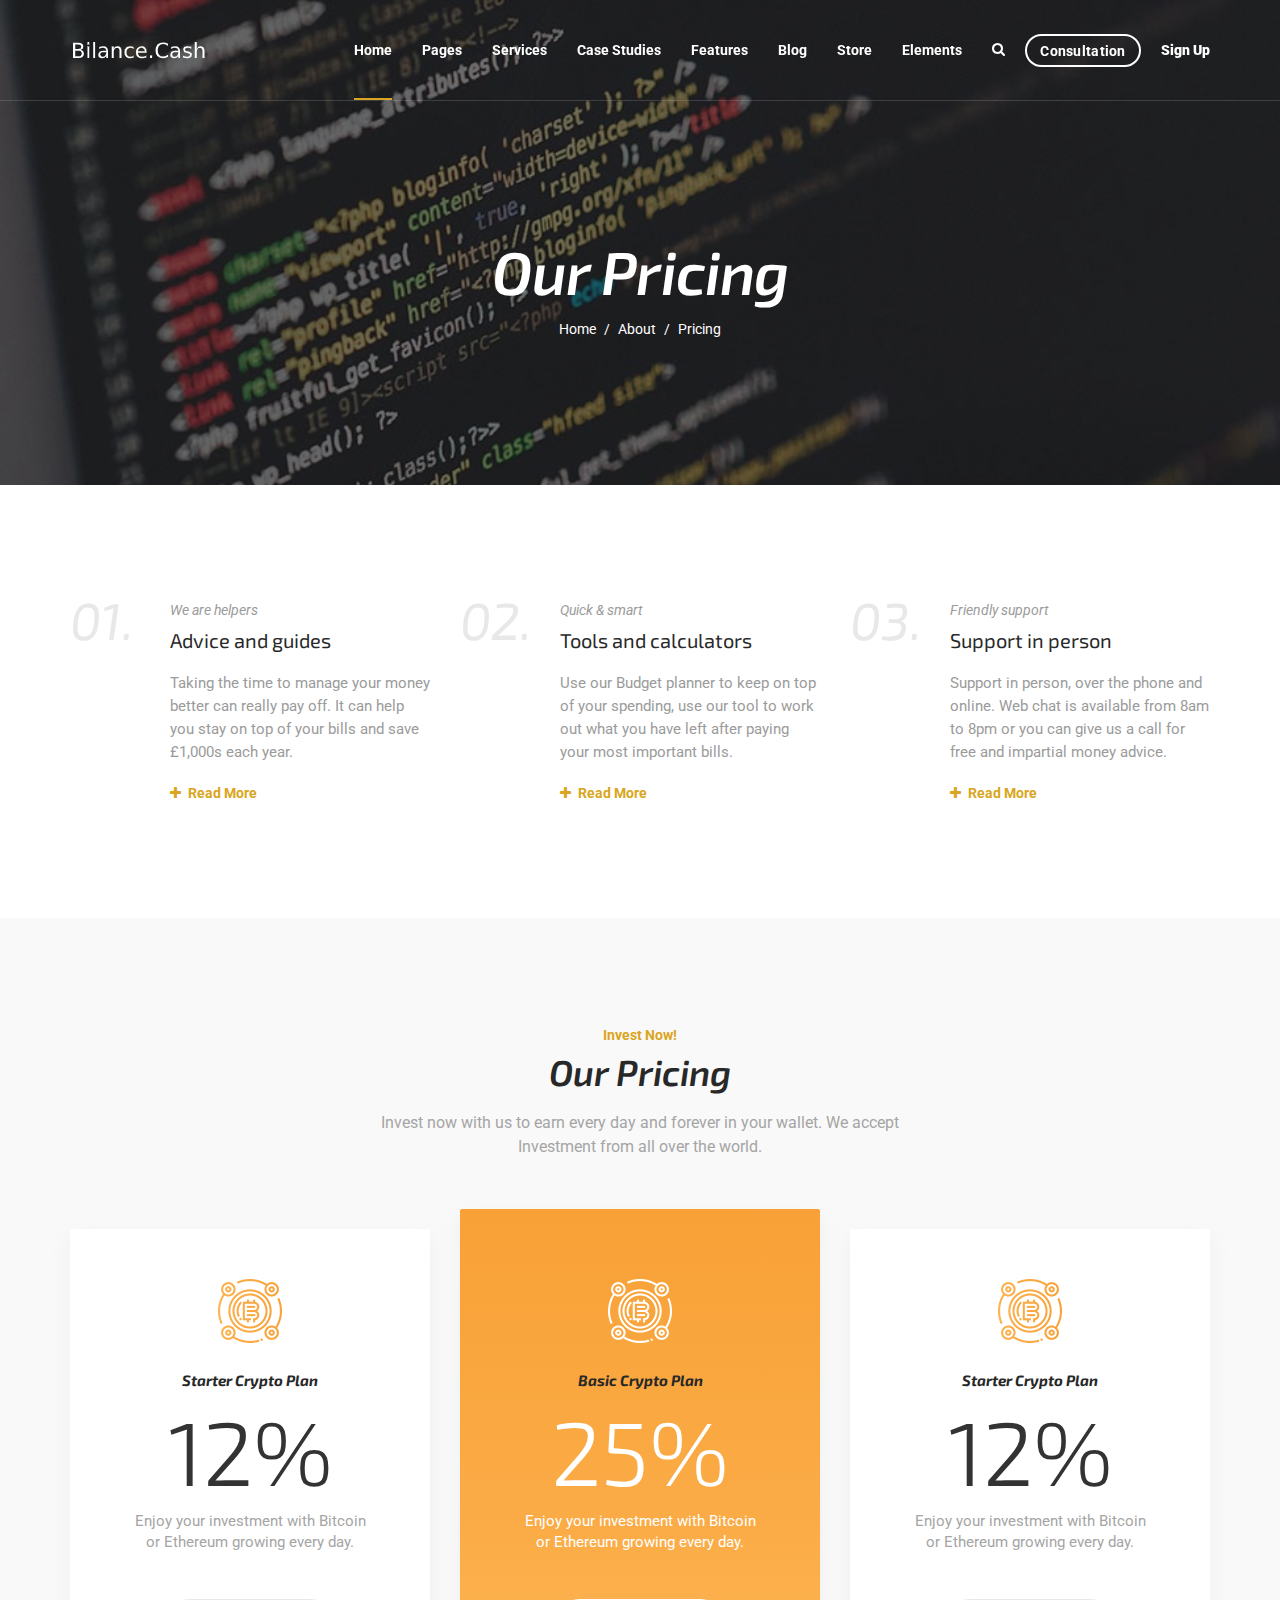
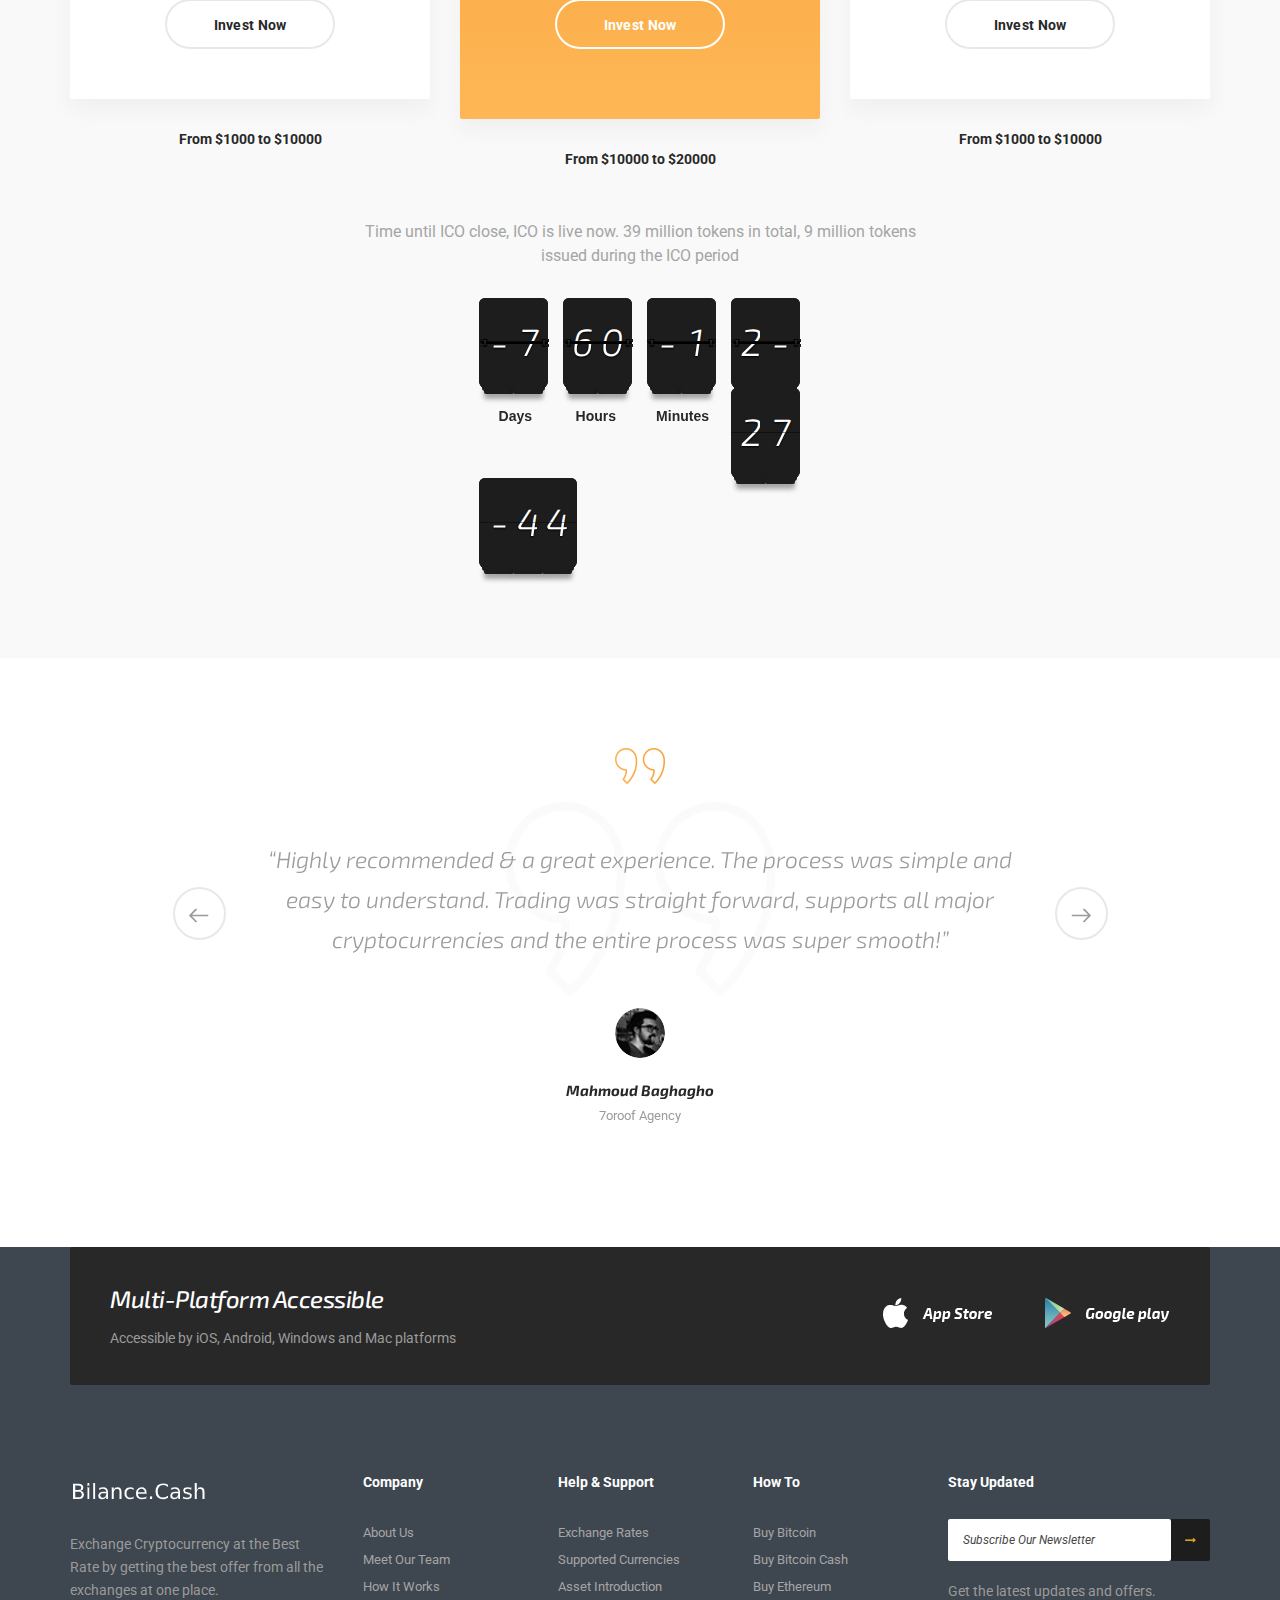
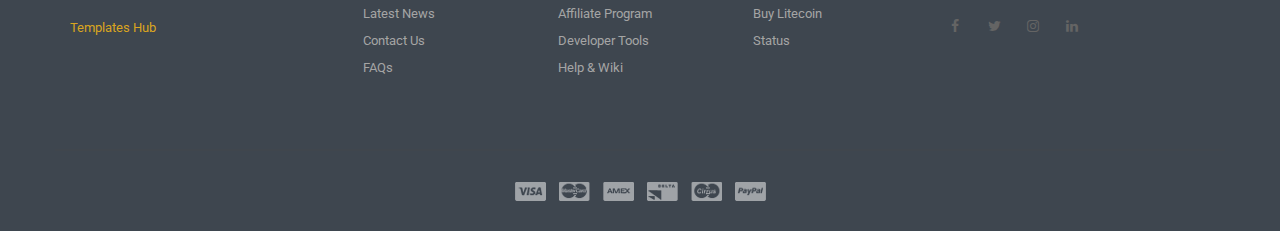
<file: page-pricing.html>
<!DOCTYPE html>
<html dir="ltr" lang="en-US">

<meta http-equiv="content-type" content="text/html;charset=UTF-8" />
<head>
<!-- Document Meta
    ============================================= -->
<meta charset="utf-8">
<meta http-equiv="X-UA-Compatible" content="IE=edge">
<!--IE Compatibility Meta-->
<meta name="author" content="zytheme"/>
<meta name="viewport" content="width=device-width, initial-scale=1, maximum-scale=1">
<meta name="description" content="Bitcoin And Crypto Currency Html5 Template">
<link href="assets/images/favicon/favicon.png" rel="icon">

<!-- Fonts
    ============================================= -->
<link href="http://fonts.googleapis.com/css?family=Exo+2:300i,400,400i,500,500i,600,600i,700%7CRoboto:300i,400,400i,500,500i,700" rel="stylesheet" type="text/css">

<!-- Stylesheets
    ============================================= -->
<link href="assets/css/external.css" rel="stylesheet">
<link href="assets/css/bootstrap.min.css" rel="stylesheet">
<link href="assets/css/style.css" rel="stylesheet">

<!-- HTML5 shim, for IE6-8 support of HTML5 elements. All other JS at the end of file. -->
<!--[if lt IE 9]>
      <script src="assets/js/html5shiv.js"></script>
      <script src="assets/js/respond.min.js"></script>
    <![endif]-->

<!-- Document Title
    ============================================= -->
<title>Cryptech | Bitcoin And Crypto Currency Html5 Template</title>
</head>
<body>
<div class="preloader">
	<div class="signal"></div>
</div><!-- Document Wrapper
	============================================= -->
	<div id="wrapper" class="wrapper clearfix">
<header id="navbar-spy" class="header header-1 header-transparent header-bordered header-fixed">
	<nav id="primary-menu" class="navbar navbar-fixed-top">
		<div class="container">
			<!-- Brand and toggle get grouped for better mobile display -->
			<div class="navbar-header">
				<button type="button" class="navbar-toggle collapsed" data-toggle="collapse" data-target="#navbar-collapse-1" aria-expanded="false">
				<span class="sr-only">Toggle navigation</span>
				<span class="icon-bar"></span>
				<span class="icon-bar"></span>
				<span class="icon-bar"></span>
				</button>
				<a class="logo" href="index.html">
					<img class="logo-light" src="assets/images/logo/logo-light.png" alt="Enrmous Logo">
					<img class="logo-dark" src="assets/images/logo/logo-dark.png" alt="Enrmous Logo">
				</a>
			</div>
			
			<!-- Collect the nav links, forms, and other content for toggling -->
			<div class="collapse navbar-collapse pull-right" id="navbar-collapse-1">
				<ul class="nav navbar-nav navbar-left nav-pos-right">
				<!-- Home Menu-->
	<li class="has-dropdown active">
		<a href="#" data-toggle="dropdown" class="dropdown-toggle menu-item">Home</a>
		<ul class="dropdown-menu">
			<li>
				<a href="home-consulting.html">Home Consulting</a>
			</li>
			<li>
				<a href="home-blockchain.html">Home blockchain</a>
			</li>
			<li>
				<a href="index.html">Home advisor</a>
			</li>
			<li>
				<a href="home-ico.html">Home ICO</a>
			</li>
			<li>
				<a href="home-investment.html">Home investment</a>
			</li>
			<li>
				<a href="home-corporation.html">Home corporation</a>
			</li>
		</ul>
	</li>
	<!-- li end -->

	<!-- Pages Menu -->
	<li class="has-dropdown"> 
		<a href="#" data-toggle="dropdown" class="dropdown-toggle link-hover" data-hover="pages">Pages</a>
		<ul class="dropdown-menu">
			<li>
				<a href="page-about.html">About US</a>
			</li>
			<li>
				<a href="page-our-team.html">our team</a>
			</li>
			<li>
				<a href="page-how-works.html">how it works</a>
			</li>
			<li>
				<a href="page-clients.html">our clients</a>
			</li>
			<li>
				<a href="page-gallery.html">our gallery</a>
			</li>
			<li>
				<a href="page-contact.html">contacts</a>
			</li>
			<li>
				<a href="page-faqs.html">FAQs</a>
			</li>
			<li>
				<a href="page-consultation.html">consultation</a>
			</li>
		</ul>
	</li>
	<!-- li end -->
	<!-- Services Menu-->
	<li class="has-dropdown">
		<a href="#" data-toggle="dropdown" class="dropdown-toggle menu-item">services</a>
		<ul class="dropdown-menu">
			<li>
				<a href="services-grid.html">services grid</a>
			</li>
			<li>
				<a href="services-single.html">services single</a>
			</li>
			<li>
				<a href="page-exchanges-rates.html">exchanges rates</a>
			</li>
			<li>
				<a href="page-market-data.html">market data</a>
			</li>
			<li>
				<a href="page-wallet.html">crypto wallet</a>
			</li>
			<li>
				<a href="page-pricing.html">pricing</a>
			</li>
		</ul>
	</li>
	<!-- li end -->
	<!-- Studies Menu-->
	<li class="has-dropdown">
		<a href="#" data-toggle="dropdown" class="dropdown-toggle menu-item">Case Studies</a>
		<ul class="dropdown-menu">
			<li>
				<a href="case-studies.html">our studies</a>
			</li>
			<li>
				<a href="case-study-single-1.html">case single 1</a>
			</li>
			<li>
				<a href="case-study-single-2.html">case single 2</a>
			</li>
		</ul>
	</li>
	<!-- li end -->
	<!-- Features Menu-->
	<li class="has-dropdown">
		<a href="#" data-toggle="dropdown" class="dropdown-toggle menu-item">features</a>
		<ul class="dropdown-menu">
			<li class="dropdown-submenu">
				<a href="#" data-toggle="dropdown" class="dropdown-toggle">revolution sliders</a>
				<ul class="dropdown-menu">
					<li>
						<a href="slider-1.html">slider 1</a>
					</li>
					<li>
						<a href="slider-2.html">slider 2</a>
					</li>
					<li>
						<a href="slider-3.html">slider 3</a>
					</li>
					<li>
						<a href="slider-4.html">slider 4</a>
					</li>
					<li>
						<a href="slider-5.html">slider 5</a>
					</li>
					<li>
						<a href="slider-6.html">slider 6</a>
					</li>
				</ul>
			</li>
 
			<li class="dropdown-submenu">
				<a href="#" data-toggle="dropdown" class="dropdown-toggle">Headers</a>
                <ul class="dropdown-menu">
                    <li>
                        <a href="header-1.html">header 1</a>
                    </li>
                    <li>
                        <a href="header-2.html">header 2</a>
                    </li>
                </ul>
			</li>			
			
			<li class="dropdown-submenu">
				<a href="#" data-toggle="dropdown" class="dropdown-toggle">Footers</a>
				<ul class="dropdown-menu">
					<li>
						<a href="footer-1.html#footer">Footer 1</a>
					</li>
				</ul>
			</li>
			<li class="dropdown-submenu">
				<a href="#" data-toggle="dropdown" class="dropdown-toggle">page titels</a>
				<ul class="dropdown-menu">
					<li>
						<a href="page-title-1.html">page title 1</a>
					</li>
					<li>
						<a href="page-title-2.html">page title 2</a>
					</li>
					<li>
						<a href="page-title-3.html">page title 3</a>
					</li>
					<li>
						<a href="page-title-4.html">page title 4</a>
					</li>
				</ul>
			</li>
 		</ul>
	</li>
	<!-- li end -->
	<!-- Blog Menu-->
	<li class="has-dropdown">
		<a href="#" data-toggle="dropdown" class="dropdown-toggle menu-item">Blog</a>
		<ul class="dropdown-menu">
			<li>
				<a href="blog-grid.html">blog grid</a>
			</li>
			<li>
				<a href="blog-standard.html">blog standard</a>
			</li>
			<li>
				<a href="blog-single.html">blog single</a>
			</li>
		</ul>
	</li>
	<!-- li end -->

	<!-- shop Menu -->
	<li class="has-dropdown">
		<a href="#" data-toggle="dropdown" class="dropdown-toggle menu-item" data-hover="shop">store</a>
		<ul class="dropdown-menu">
			<li>
				<a href="store-4columns.html">store 4columns</a>
			</li>
			<li>
				<a href="store-with-sidebar.html">store sidebar</a>
			</li>
			<li>
				<a href="store-single.html">store single</a>
			</li>
		</ul>
	</li>
	<!-- li end -->
	
	<!-- Elements Menu -->
	<li class="has-dropdown mega-dropdown">
		<a href="#" data-toggle="dropdown" class="dropdown-toggle menu-item">elements</a>
		<ul class="dropdown-menu mega-dropdown-menu">
			<li>
				<div class="container">
					<div class="row">
						<!-- Column #1 -->
						<div class="col-md-3">
							<ul>
								<li>
									<a href="elements-testimonials.html"><i class="fa fa-quote-right"></i>testimonials</a>
								</li>
								<li>
									<a href="elements-video-buttons.html"><i class="fa fa-toggle-right"></i>video buttons</a>
								</li>
								<li>
									<a href="elements-clients.html"><i class="fa fa-user"></i>clients</a>
								</li>
							</ul>
						</div>
						<!-- .col-md-3 end -->
						
						<!-- Column #2 -->
						<div class="col-md-3">
							<ul>
								<li>
									<a href="elements-accordion.html"><i class="fa fa-server"></i>accordion</a>
								</li>
								<li>
									<a href="elements-cta.html"><i class="fa fa-child"></i>call to action</a>
								</li>
								<li>
									<a href="elements-contact-form.html"><i class="fa fa-desktop"></i>contact form</a>
								</li>
							</ul>
						</div>
						<!-- .col-md-3 end -->
						
						<!-- Column #3 -->
						<div class="col-md-3">
							<ul>
				                <li>
									<a href="elements-team.html"><i class="fa fa-group"></i>team variations</a>
								</li>
								<li>
									<a href="elements-countdown.html"><i class="fa fa-bomb"></i>countdown</a>
								</li>
								<li>
									<a href="elements-counters.html"><i class="fa fa-dashboard"></i>counters</a>
								</li>

							</ul>
						</div>
						<!-- .col-md-3 end -->
						
						<!-- Column #4 -->
						<div class="col-md-3">
							<ul>
								<li>
									<a href="elements-featured.html"><i class="fa fa-sliders"></i>featured box</a>
								</li>
				                <li>
									<a href="elements-pricing.html"><i class="fa fa-exchange"></i>pricing</a>
								</li>
							</ul>
						</div>
						<!-- .col-md-3 end -->
					</div>
					<!-- .row end -->
				</div>
				<!-- container end -->
			</li>
		</ul>
		<!-- .mega-dropdown-menu end -->
	</li>				</ul>
				<!-- Module Search -->
				<div class="module module-search pull-left">
					<div class="module-icon search-icon">
						<i class="fa fa-search"></i>
						<span class="title">search</span>
					</div>
					<div class="module-content module-fullscreen module--search-box">
						<div class="pos-vertical-center">
						<div class="container">
							<div class="row">
								<div class="col-xs-12 col-sm-12 col-md-8 col-md-offset-2">
									<form class="form-search">
										<input type="text" class="form-control" placeholder="Search...">
									</form><!-- .form-search end -->
								</div><!-- .col-md-8 end -->
							</div><!-- .row end -->
						</div><!-- .container end -->
					</div>
						<a class="module-cancel" href="#"><i class="fa fa-close"></i></a>
					</div>
				</div><!-- .module-search end -->				<!-- Module Consultation  -->
<div class="module module-consultation pull-left">
	<a href="page-consultation.html" class="btn btn--white btn--bordered btn--rounded">Consultation</a>
</div>				<!-- Module Signup  -->
<div class="module module-signup pull-left">
	<a class="btn-popup" data-toggle="modal" data-target="#signupModule">Sign Up</a>
	<div class="modal fade signup-popup" tabindex="-1" role="dialog" id="signupModule">
		<div class="modal-dialog modal-lg" role="document">
			<div class="modal-content">
				<div class="modal-body">
						<div class="row">
					<div class="signup-form-container text-center">
							<h4>signup</h4>
							<form id="signupPopupForm" method="post" action="http://localhost/template/niche/cryptech/html/dev/assets/php/signuppopup.php" class="signupform">
								<input type="text" class="form-control" name="signup-name" id="name" placeholder="Name" required>
								<input type="email" class="form-control" name="signup-email" id="email" placeholder="Email">
								<input type="password" class="form-control" name="signup-pass" id="password" placeholder="Password" required>
								<div class="input-checkbox">
									<label class="label-checkbox">
									  <input type="checkbox" name="agree"/>
									  <span class="check-indicator"></span>
									</label>
									<p>I agree to the terms & conditions</p> 
								</div>
								 <input type="submit" value="Sign Up" name="submit" class="btn btn--primary btn--block">
							</form>
							<!-- form end -->
									<div class="signin">
								<a href="#">Sign In Here</a>
							</div>
						</div>
					<!-- .signup-form end -->
						</div>
				</div>
			</div>
			<!-- /.modal-content -->
		</div>
		<!-- /.modal-dialog -->
	</div>
	<!-- /.modal -->
</div>			</div>
			<!-- /.navbar-collapse -->
		</div>
		<!-- /.container-fluid -->
	</nav>

</header>

<!-- Page Title #1
============================================= -->
<section id="page-title" class="page-title bg-overlay bg-overlay-dark bg-parallax">
	<div class="bg-section">
		<img src="assets/images/page-titles/11.jpg" alt="Background"/>
	</div>
	<div class="container">
		<div class="row">
			<div class="col-xs-12 col-sm-12 col-md-12">
				<div class="title title-6 text-center">
                    <div class="title--heading">
                        <h1>Our Pricing</h1>
                    </div>
					<div class="clearfix"></div>
					<ol class="breadcrumb">
						<li><a href="index.html">Home</a></li>
						<li><a href="index.html">about</a></li>
						<li class="active">Pricing</li>
					</ol>
				</div><!-- .title end -->
			</div><!-- .col-md-12 end -->
		</div><!-- .row end -->
	</div><!-- .container end -->
</section><!-- #page-title end -->

<!-- Info Cards
============================================= -->
<section id="infoCards" class="info-cards">
	<div class="container">
		<div class="row">
			<div class="col-xs-12 col-sm-4 col-md-4">
				<div class="info-card">
					<div class="info-card-step">01.</div>
					<div class="info-card-content">
						<h4 class="info-card-subtitle">We are helpers</h4>
						<h3 class="info-card-title">Advice and guides</h3>
						<p class="info-card-desc">Taking the time to manage your money better can really pay off. It can help you stay on top of your bills and save £1,000s each year.</p>
						<a class="info-card-links" href="#"><i class="fa fa-plus"></i>Read More</a>
					</div>
				</div><!-- .info-card end -->
			</div><!-- .col-md-4 end -->
			<div class="col-xs-12 col-sm-4 col-md-4">
				<div class="info-card">
					<div class="info-card-step">02.</div>
					<div class="info-card-content">
						<h4 class="info-card-subtitle">Quick & smart</h4>
						<h3 class="info-card-title">Tools and calculators</h3>
						<p class="info-card-desc">Use our Budget planner to keep on top of your spending, use our tool to work out what you have left after paying your most important bills.</p>
						<a class="info-card-links" href="#"><i class="fa fa-plus"></i>Read More</a>
					</div>
				</div><!-- .info-card end -->
			</div><!-- .col-md-4 end -->
			<div class="col-xs-12 col-sm-4 col-md-4">
				<div class="info-card">
					<div class="info-card-step">03.</div>
					<div class="info-card-content">
						<h4 class="info-card-subtitle">Friendly support</h4>
						<h3 class="info-card-title">Support in person</h3>
						<p class="info-card-desc">Support in person, over the phone and online. Web chat is available from 8am to 8pm or you can give us a call for free and impartial money advice.</p>
						<a class="info-card-links" href="#"><i class="fa fa-plus"></i>Read More</a>
					</div>
				</div><!-- .info-card end -->
			</div><!-- .col-md-4 end -->
		</div>
		<!-- .row end -->
	</div>
	<!-- .container end -->
</section>
<!-- #infoCards end -->

<!-- Pricing Table #1
============================================= -->
<section id="pricing1" class="pricing pricing-1 bg-gray pb-90">
	<div class="container">
		<div class="row clearfix">
			<div class="col-xs-12 col-sm-12 col-md-6 col-md-offset-3">
				<div class="heading heading-1 text--center mb-70">
					<p class="heading--subtitle">Invest Now!</p>
					<h2 class="heading--title">Our Pricing</h2>
					<p class="heading--desc mb-0">Invest now with us to earn every day and forever in your wallet. We accept Investment from all over the world.</p>
				</div>
			</div><!-- .col-md-8 end -->
		</div><!-- .row end -->
		<div class="row">
			<!-- Pricing Packge #1
			============================================= -->
			<div class=" col-xs-12 col-sm-12 col-md-4 price-table">
				<div class="pricing-panel">
					<!--  Pricing heading  -->
					<div class="pricing--heading text--center">
						<div class="pricing--icon">
							<img src="assets/images/icons/BitcoinIcon4.png" alt="Bitcoin Icon">
						</div>
						<h4>Starter Crypto Plan</h4>
						<p>12<span class="currency">%</span></p>
						<div class="pricing--desc">
							Enjoy your investment with Bitcoin or Ethereum growing every day.
						</div>
						<a class="btn btn--secondary btn--bordered btn--rounded" href="#">Invest Now</a>
					</div>
					<!--  Pricing heading  -->
					<div class="pricing--footer">
						From $1000 to $10000
					</div>
					<!--  Pricing Footer  -->
				</div>
			</div>
			<!-- .pricing-table End -->
			
			<!-- Pricing Packge #2
			============================================= -->
			<div class=" col-xs-12 col-sm-12 col-md-4 price-table pricing-active">
				<div class="pricing-panel">
					<!--  Pricing heading  -->
					<div class="pricing--heading text--center">
						<div class="pricing--icon">
							<img src="assets/images/icons/BitcoinIcon5.png" alt="Bitcoin Icon">
						</div>
						<h4>Basic Crypto Plan</h4>
						<p>25<span class="currency">%</span></p>
						<div class="pricing--desc">
							Enjoy your investment with Bitcoin or Ethereum growing every day.
						</div>
						<a class="btn btn--white btn--bordered btn--rounded" href="#">Invest Now</a>
					</div>
					<!--  Pricing heading  -->
					<div class="pricing--footer">
						From $10000 to $20000
					</div>
					<!--  Pricing Footer  -->
				</div>
			</div>
			<!-- .pricing-table End -->
			
			<!-- Pricing Packge #1
			============================================= -->
			<div class=" col-xs-12 col-sm-12 col-md-4 price-table">
				<div class="pricing-panel">
					<!--  Pricing heading  -->
					<div class="pricing--heading text--center">
						<div class="pricing--icon">
							<img src="assets/images/icons/BitcoinIcon4.png" alt="Bitcoin Icon">
						</div>
						<h4>Starter Crypto Plan</h4>
						<p>12<span class="currency">%</span></p>
						<div class="pricing--desc">
							Enjoy your investment with Bitcoin or Ethereum growing every day.
						</div>
						<a class="btn btn--secondary btn--bordered btn--rounded" href="#">Invest Now</a>
					</div>
					<!--  Pricing heading  -->
					<div class="pricing--footer">
						From $1000 to $10000
					</div>
					<!--  Pricing Footer  -->
				</div>
			</div>
			<!-- .pricing-table End -->
			
		</div><!-- .row end -->
		<div class="row">
			<div class="col-xs-12 col-sm-12 col-md-6 col-md-offset-3">
				<div class="pricing--notes mb-30">
					Time until ICO close, ICO is live now. 39 million tokens in total, 9 million tokens issued during the ICO period
				</div>
			</div>
		</div><!-- .row end -->
		<div class="row">
			<div class="col-xs-12 col-sm-12 col-md-6 col-md-offset-3 text-center">
				<div class="clock"></div>
			</div><!-- .col-md-12 end -->
		</div><!-- .row end -->
	</div><!-- .container end -->
</section><!-- #pricing1 end -->

<!-- Testimonial #1
============================================= -->
<section id="testimonial1" class="testimonial testimonial-1 pt-90">
	<div class="container">
		<div class="row">
			<div class="col-xs-12 col-sm-12 col-md-10 col-md-offset-1">
				 <div id="testimonial-wide" class="carousel carousel-navs" data-slide="1" data-slide-rs="1" data-autoplay="false" data-nav="true" data-dots="false" data-space="0" data-loop="true" data-speed="800">
					<!-- Testimonial #1 -->
					<div class="testimonial-panel">
					<div class="testimonial--icon"></div><!-- .testimonial-icon end -->
						<div class="testimonial--body">
							<p>“Highly recommended & a great experience. The process was simple and easy to understand. Trading was straight forward, supports all major cryptocurrencies and the entire process was super smooth!”</p>
						</div><!-- .testimonial-body end -->
						
						<div class="testimonial--meta">
							<div class="testimonial--meta-img">
								<img src="assets/images/testimonial/2.png" alt="Testimonial Author">
							</div>
							<h4>Mahmoud Baghagho</h4>
							<p>7oroof Agency</p>
						</div><!-- .testimonial-meta end -->
					</div><!-- .testimonial-panel end -->
					
					<!-- Testimonial #2 -->
					<div class="testimonial-panel">
						<div class="testimonial--icon"></div><!-- .testimonial-icon end -->
						<div class="testimonial--body">
							<p>“Highly recommended & a great experience. The process was simple and easy to understand. Trading was straight forward, supports all major cryptocurrencies and the entire process was super smooth!”</p>
						</div><!-- .testimonial-body end -->
						
						<div class="testimonial--meta">
							<div class="testimonial--meta-img">
								<img src="assets/images/testimonial/1.png" alt="Testimonial Author">
							</div>
							<h4>ayman fikry</h4>
							<p>zytheme</p>
						</div><!-- .testimonial-meta end -->
					</div><!-- .testimonial-panel end -->
					
					<!-- Testimonial #3 -->
					<div class="testimonial-panel">
						<div class="testimonial--icon"></div><!-- .testimonial-icon end -->
						<div class="testimonial--body">
							<p>“Highly recommended & a great experience. The process was simple and easy to understand. Trading was straight forward, supports all major cryptocurrencies and the entire process was super smooth!”</p>
						</div><!-- .testimonial-body end -->
						
						<div class="testimonial--meta">
							<div class="testimonial--meta-img">
								<img src="assets/images/testimonial/3.png" alt="Testimonial Author">
							</div>
							<h4>Fouad badawy</h4>
							<p>Tie Labs Inc</p>
						</div><!-- .testimonial-meta end -->
					</div><!-- .testimonial-panel end -->
				</div>
			</div><!-- .col-md-12 end -->
		</div><!-- .row end -->
	</div><!-- .container end -->
</section><!-- #testimonial1 end -->


<!-- Footer #1
============================================= -->
<footer id="footer" class="footer footer-1">
	<!-- Copyrights
	============================================= -->
	<div class="footer--action">
		<div class="container">
			<div class="row">
				<div class="col-xs-12 col-sm-12 col-md-12">
					<div class="footer--action-container">
						<div class="row">
							<div class="col-xs-12 col-sm-7 col-md-6">
								<h3>Multi-Platform Accessible</h3>
								<p>Accessible by iOS, Android, Windows and Mac platforms</p>
							</div>
							<div class="col-xs-12 col-sm-5 col-md-6">
								<div class="action-button">
									<a href="#">
										<img src="assets/images/footer/app-store.png" alt="app store">
									</a>
									<a href="#">
										<img src="assets/images/footer/google-play.png" alt="app store">
									</a>
								</div>
							</div>
						</div>
					</div>
					
				</div>
			</div>
		</div><!-- .container end -->
	</div><!-- .footer-action end -->
	
	<!-- Widget Section
	============================================= -->
	<div class="footer-widget">
		<div class="container">
			<div class="row clearfix">
				<div class="col-xs-12 col-sm-4 col-md-3 footer--widget widget-about">
					<div class="widget-content">
						<img class="footer-logo" src="assets/images/logo/logo-light.png" alt="logo">
						<p>Exchange Cryptocurrency at the Best Rate by getting the best offer from all the exchanges at one place.</p>
						<div class="copyright">
							<a target="_blank" href="https://templateshub.net">Templates Hub</a>
						</div>
					</div>
				</div><!-- .col-md-3 end -->
				<div class="col-xs-12 col-sm-4 col-md-2 footer--widget widget-links">
					<div class="widget-title">
						<h5>Company</h5>
					</div>
					<div class="widget-content">
						<ul>
							<li><a href="#">About Us</a></li>
							<li><a href="#">Meet Our Team</a></li>
							<li><a href="#">How It Works</a></li>
							<li><a href="#">Latest News</a></li>
							<li><a href="#">Contact Us</a></li>
							<li><a href="#">FAQs</a></li>
						</ul>
					</div>
				</div><!-- .col-md-2 end -->
				
				<div class="col-xs-12 col-sm-4 col-md-2 footer--widget widget-links">
					<div class="widget-title">
						<h5>Help & Support</h5>
					</div>
					<div class="widget-content">
						<ul>
							<li><a href="#">Exchange Rates</a></li>
							<li><a href="#">Supported Currencies</a></li>
							<li><a href="#">Asset Introduction</a></li>
							<li><a href="#">Affiliate Program</a></li>
							<li><a href="#">Developer Tools</a></li>
							<li><a href="#">Help & Wiki</a></li>
						</ul>
					</div>
				</div><!-- .col-md-2 end -->
				
				<div class="col-xs-12 col-sm-4 col-md-2 footer--widget widget-links">
					<div class="widget-title">
						<h5>How To</h5>
					</div>
					<div class="widget-content">
						<ul>
							<li><a href="#">Buy Bitcoin</a></li>
							<li><a href="#">Buy Bitcoin Cash</a></li>
							<li><a href="#">Buy Ethereum</a></li>
							<li><a href="#">Buy Litecoin</a></li>
							<li><a href="#">Status</a></li>
						</ul>
					</div>
				</div><!-- .col-md-2 end -->

				<div class="col-xs-12 col-sm-4 col-md-3 footer--widget widget-newsletter">
					<div class="widget-title">
						<h5>Stay Updated</h5>
					</div>
					<div class="widget-content">
						<form class="form-newsletter mailchimp">
							<input type="email" name="email" class="form-control" placeholder="Subscribe Our Newsletter">
							<button type="submit"><i class="fa fa-long-arrow-right"></i></button>
						</form>
						<div class="subscribe-alert"></div>
						<div class="clearfix"></div>
						<p>Get the latest updates and offers.</p>
						<div class="footer-social-icon">
							<a class="facebook" href="#">
								<i class="fa fa-facebook"></i><i class="fa fa-facebook"></i>
							</a>
							<a class="twitter" href="#" >
								<i class="fa fa-twitter"></i><i class="fa fa-twitter"></i>
							</a>
							<a class="instagram" href="#">
								<i class="fa fa-instagram"></i><i class="fa fa-instagram"></i>
							</a>	
							<a class="linkedin" href="#">
								<i class="fa fa-linkedin"></i><i class="fa fa-linkedin"></i>
							</a>
						</div>
					</div>
				</div><!-- .col-md-3 end -->
				<div class="clearfix"></div>
			</div>
		</div><!-- .container end -->
	</div><!-- .footer-widget end -->
	
	<!-- Copyrights
	============================================= -->
	<div class="footer--bar">
		<div class="container">
			<div class="row">
                <div class="col-xs-12 col-sm-12 col-md-12 text--center footer--copyright">
                    <div class="payment--methods text--center">
                        <a href="#" title="Visa"><img src="assets/images/footer/visa.png" alt="Visa"></a>
                        <a href="#" title="Mastercard"><img src="assets/images/footer/mastercard.png" alt="Mastercard"></a>
                        <a href="#" title="amex"> <img src="assets/images/footer/amex.png" alt="amex"></a>
                        <a href="#" title="Delta"><img src="assets/images/footer/delta.png" alt="Delta"> </a>
                        <a href="#" title="Cirrus"><img src="assets/images/footer/cirrus.png" alt="Cirrus"></a>
                        <a href="#" title="Paypal"><img src="assets/images/footer/paypal.png" alt="Paypal"></a>
                    </div>
                </div>
 			</div>
		</div><!-- .container end -->
	</div><!-- .footer-copyright end -->
</footer>


<div id="back-to-top" class="backtop"><i class="fa fa-long-arrow-up"></i></div>
 </div><!-- #wrapper end -->

<!-- Footer Scripts
============================================= -->
<script src="assets/js/jquery-2.2.4.min.js"></script>
<script src="assets/js/plugins.js"></script>
<script src="assets/js/functions.js"></script>
</body>

</html>
</file>
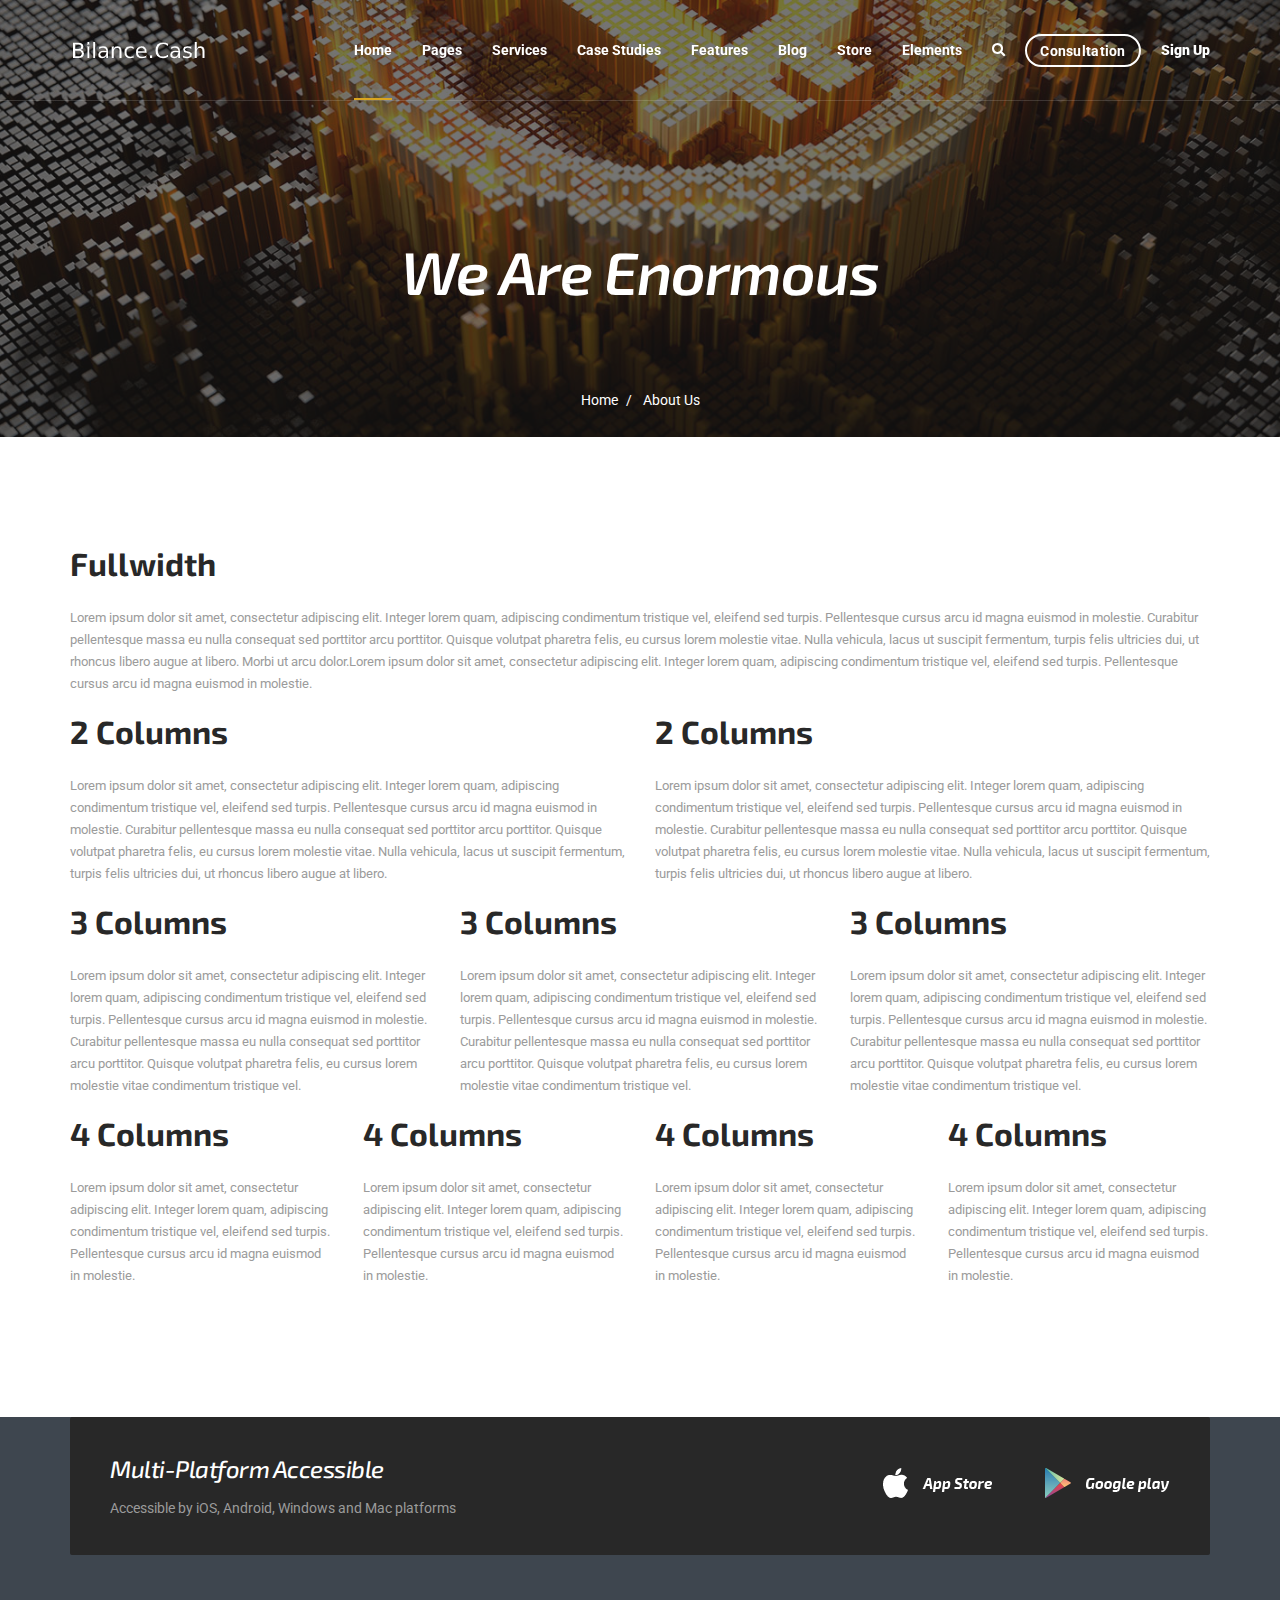
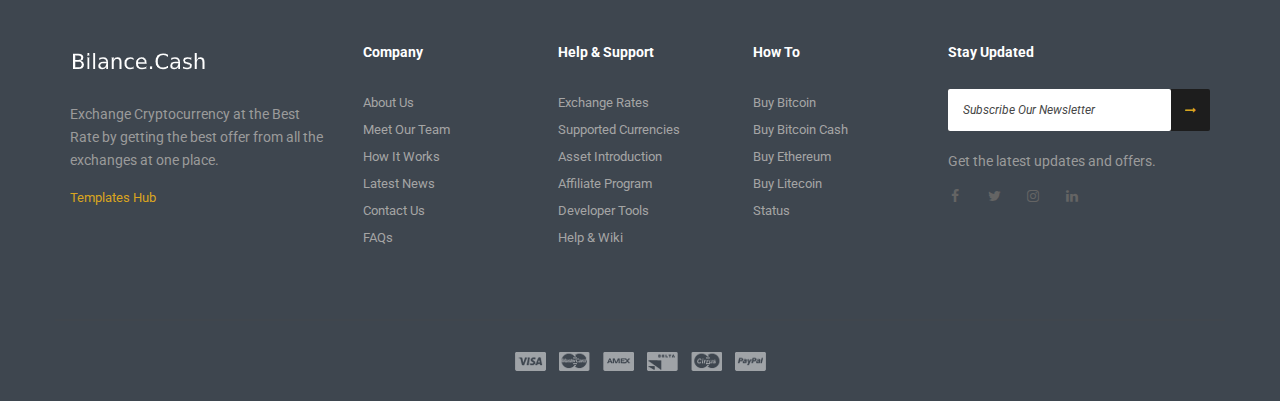
<file: page-title-1.html>
<!DOCTYPE html>
<html dir="ltr" lang="en-US">

<meta http-equiv="content-type" content="text/html;charset=UTF-8" />
<head>
<!-- Document Meta
    ============================================= -->
<meta charset="utf-8">
<meta http-equiv="X-UA-Compatible" content="IE=edge">
<!--IE Compatibility Meta-->
<meta name="author" content="zytheme"/>
<meta name="viewport" content="width=device-width, initial-scale=1, maximum-scale=1">
<meta name="description" content="Bitcoin And Crypto Currency Html5 Template">
<link href="assets/images/favicon/favicon.png" rel="icon">

<!-- Fonts
    ============================================= -->
<link href="http://fonts.googleapis.com/css?family=Exo+2:300i,400,400i,500,500i,600,600i,700%7CRoboto:300i,400,400i,500,500i,700" rel="stylesheet" type="text/css">

<!-- Stylesheets
    ============================================= -->
<link href="assets/css/external.css" rel="stylesheet">
<link href="assets/css/bootstrap.min.css" rel="stylesheet">
<link href="assets/css/style.css" rel="stylesheet">

<!-- HTML5 shim, for IE6-8 support of HTML5 elements. All other JS at the end of file. -->
<!--[if lt IE 9]>
      <script src="assets/js/html5shiv.js"></script>
      <script src="assets/js/respond.min.js"></script>
    <![endif]-->

<!-- Document Title
    ============================================= -->
<title>Cryptech | Bitcoin And Crypto Currency Html5 Template</title>
</head>
<body>
<div class="preloader">
	<div class="signal"></div>
</div><!-- Document Wrapper
	============================================= -->
	<div id="wrapper" class="wrapper clearfix">
<header id="navbar-spy" class="header header-1 header-transparent header-bordered header-fixed">
	<nav id="primary-menu" class="navbar navbar-fixed-top">
		<div class="container">
			<!-- Brand and toggle get grouped for better mobile display -->
			<div class="navbar-header">
				<button type="button" class="navbar-toggle collapsed" data-toggle="collapse" data-target="#navbar-collapse-1" aria-expanded="false">
				<span class="sr-only">Toggle navigation</span>
				<span class="icon-bar"></span>
				<span class="icon-bar"></span>
				<span class="icon-bar"></span>
				</button>
				<a class="logo" href="index.html">
					<img class="logo-light" src="assets/images/logo/logo-light.png" alt="Enrmous Logo">
					<img class="logo-dark" src="assets/images/logo/logo-dark.png" alt="Enrmous Logo">
				</a>
			</div>
			
			<!-- Collect the nav links, forms, and other content for toggling -->
			<div class="collapse navbar-collapse pull-right" id="navbar-collapse-1">
				<ul class="nav navbar-nav navbar-left nav-pos-right">
				<!-- Home Menu-->
	<li class="has-dropdown active">
		<a href="#" data-toggle="dropdown" class="dropdown-toggle menu-item">Home</a>
		<ul class="dropdown-menu">
			<li>
				<a href="home-consulting.html">Home Consulting</a>
			</li>
			<li>
				<a href="home-blockchain.html">Home blockchain</a>
			</li>
			<li>
				<a href="index.html">Home advisor</a>
			</li>
			<li>
				<a href="home-ico.html">Home ICO</a>
			</li>
			<li>
				<a href="home-investment.html">Home investment</a>
			</li>
			<li>
				<a href="home-corporation.html">Home corporation</a>
			</li>
		</ul>
	</li>
	<!-- li end -->

	<!-- Pages Menu -->
	<li class="has-dropdown"> 
		<a href="#" data-toggle="dropdown" class="dropdown-toggle link-hover" data-hover="pages">Pages</a>
		<ul class="dropdown-menu">
			<li>
				<a href="page-about.html">About US</a>
			</li>
			<li>
				<a href="page-our-team.html">our team</a>
			</li>
			<li>
				<a href="page-how-works.html">how it works</a>
			</li>
			<li>
				<a href="page-clients.html">our clients</a>
			</li>
			<li>
				<a href="page-gallery.html">our gallery</a>
			</li>
			<li>
				<a href="page-contact.html">contacts</a>
			</li>
			<li>
				<a href="page-faqs.html">FAQs</a>
			</li>
			<li>
				<a href="page-consultation.html">consultation</a>
			</li>
		</ul>
	</li>
	<!-- li end -->
	<!-- Services Menu-->
	<li class="has-dropdown">
		<a href="#" data-toggle="dropdown" class="dropdown-toggle menu-item">services</a>
		<ul class="dropdown-menu">
			<li>
				<a href="services-grid.html">services grid</a>
			</li>
			<li>
				<a href="services-single.html">services single</a>
			</li>
			<li>
				<a href="page-exchanges-rates.html">exchanges rates</a>
			</li>
			<li>
				<a href="page-market-data.html">market data</a>
			</li>
			<li>
				<a href="page-wallet.html">crypto wallet</a>
			</li>
			<li>
				<a href="page-pricing.html">pricing</a>
			</li>
		</ul>
	</li>
	<!-- li end -->
	<!-- Studies Menu-->
	<li class="has-dropdown">
		<a href="#" data-toggle="dropdown" class="dropdown-toggle menu-item">Case Studies</a>
		<ul class="dropdown-menu">
			<li>
				<a href="case-studies.html">our studies</a>
			</li>
			<li>
				<a href="case-study-single-1.html">case single 1</a>
			</li>
			<li>
				<a href="case-study-single-2.html">case single 2</a>
			</li>
		</ul>
	</li>
	<!-- li end -->
	<!-- Features Menu-->
	<li class="has-dropdown">
		<a href="#" data-toggle="dropdown" class="dropdown-toggle menu-item">features</a>
		<ul class="dropdown-menu">
			<li class="dropdown-submenu">
				<a href="#" data-toggle="dropdown" class="dropdown-toggle">revolution sliders</a>
				<ul class="dropdown-menu">
					<li>
						<a href="slider-1.html">slider 1</a>
					</li>
					<li>
						<a href="slider-2.html">slider 2</a>
					</li>
					<li>
						<a href="slider-3.html">slider 3</a>
					</li>
					<li>
						<a href="slider-4.html">slider 4</a>
					</li>
					<li>
						<a href="slider-5.html">slider 5</a>
					</li>
					<li>
						<a href="slider-6.html">slider 6</a>
					</li>
				</ul>
			</li>
 
			<li class="dropdown-submenu">
				<a href="#" data-toggle="dropdown" class="dropdown-toggle">Headers</a>
                <ul class="dropdown-menu">
                    <li>
                        <a href="header-1.html">header 1</a>
                    </li>
                    <li>
                        <a href="header-2.html">header 2</a>
                    </li>
                </ul>
			</li>			
			
			<li class="dropdown-submenu">
				<a href="#" data-toggle="dropdown" class="dropdown-toggle">Footers</a>
				<ul class="dropdown-menu">
					<li>
						<a href="footer-1.html#footer">Footer 1</a>
					</li>
				</ul>
			</li>
			<li class="dropdown-submenu">
				<a href="#" data-toggle="dropdown" class="dropdown-toggle">page titels</a>
				<ul class="dropdown-menu">
					<li>
						<a href="page-title-1.html">page title 1</a>
					</li>
					<li>
						<a href="page-title-2.html">page title 2</a>
					</li>
					<li>
						<a href="page-title-3.html">page title 3</a>
					</li>
					<li>
						<a href="page-title-4.html">page title 4</a>
					</li>
				</ul>
			</li>
 		</ul>
	</li>
	<!-- li end -->
	<!-- Blog Menu-->
	<li class="has-dropdown">
		<a href="#" data-toggle="dropdown" class="dropdown-toggle menu-item">Blog</a>
		<ul class="dropdown-menu">
			<li>
				<a href="blog-grid.html">blog grid</a>
			</li>
			<li>
				<a href="blog-standard.html">blog standard</a>
			</li>
			<li>
				<a href="blog-single.html">blog single</a>
			</li>
		</ul>
	</li>
	<!-- li end -->

	<!-- shop Menu -->
	<li class="has-dropdown">
		<a href="#" data-toggle="dropdown" class="dropdown-toggle menu-item" data-hover="shop">store</a>
		<ul class="dropdown-menu">
			<li>
				<a href="store-4columns.html">store 4columns</a>
			</li>
			<li>
				<a href="store-with-sidebar.html">store sidebar</a>
			</li>
			<li>
				<a href="store-single.html">store single</a>
			</li>
		</ul>
	</li>
	<!-- li end -->
	
	<!-- Elements Menu -->
	<li class="has-dropdown mega-dropdown">
		<a href="#" data-toggle="dropdown" class="dropdown-toggle menu-item">elements</a>
		<ul class="dropdown-menu mega-dropdown-menu">
			<li>
				<div class="container">
					<div class="row">
						<!-- Column #1 -->
						<div class="col-md-3">
							<ul>
								<li>
									<a href="elements-testimonials.html"><i class="fa fa-quote-right"></i>testimonials</a>
								</li>
								<li>
									<a href="elements-video-buttons.html"><i class="fa fa-toggle-right"></i>video buttons</a>
								</li>
								<li>
									<a href="elements-clients.html"><i class="fa fa-user"></i>clients</a>
								</li>
							</ul>
						</div>
						<!-- .col-md-3 end -->
						
						<!-- Column #2 -->
						<div class="col-md-3">
							<ul>
								<li>
									<a href="elements-accordion.html"><i class="fa fa-server"></i>accordion</a>
								</li>
								<li>
									<a href="elements-cta.html"><i class="fa fa-child"></i>call to action</a>
								</li>
								<li>
									<a href="elements-contact-form.html"><i class="fa fa-desktop"></i>contact form</a>
								</li>
							</ul>
						</div>
						<!-- .col-md-3 end -->
						
						<!-- Column #3 -->
						<div class="col-md-3">
							<ul>
				                <li>
									<a href="elements-team.html"><i class="fa fa-group"></i>team variations</a>
								</li>
								<li>
									<a href="elements-countdown.html"><i class="fa fa-bomb"></i>countdown</a>
								</li>
								<li>
									<a href="elements-counters.html"><i class="fa fa-dashboard"></i>counters</a>
								</li>

							</ul>
						</div>
						<!-- .col-md-3 end -->
						
						<!-- Column #4 -->
						<div class="col-md-3">
							<ul>
								<li>
									<a href="elements-featured.html"><i class="fa fa-sliders"></i>featured box</a>
								</li>
				                <li>
									<a href="elements-pricing.html"><i class="fa fa-exchange"></i>pricing</a>
								</li>
							</ul>
						</div>
						<!-- .col-md-3 end -->
					</div>
					<!-- .row end -->
				</div>
				<!-- container end -->
			</li>
		</ul>
		<!-- .mega-dropdown-menu end -->
	</li>				</ul>
				<!-- Module Search -->
				<div class="module module-search pull-left">
					<div class="module-icon search-icon">
						<i class="fa fa-search"></i>
						<span class="title">search</span>
					</div>
					<div class="module-content module-fullscreen module--search-box">
						<div class="pos-vertical-center">
						<div class="container">
							<div class="row">
								<div class="col-xs-12 col-sm-12 col-md-8 col-md-offset-2">
									<form class="form-search">
										<input type="text" class="form-control" placeholder="Search...">
									</form><!-- .form-search end -->
								</div><!-- .col-md-8 end -->
							</div><!-- .row end -->
						</div><!-- .container end -->
					</div>
						<a class="module-cancel" href="#"><i class="fa fa-close"></i></a>
					</div>
				</div><!-- .module-search end -->				<!-- Module Consultation  -->
<div class="module module-consultation pull-left">
	<a href="page-consultation.html" class="btn btn--white btn--bordered btn--rounded">Consultation</a>
</div>				<!-- Module Signup  -->
<div class="module module-signup pull-left">
	<a class="btn-popup" data-toggle="modal" data-target="#signupModule">Sign Up</a>
	<div class="modal fade signup-popup" tabindex="-1" role="dialog" id="signupModule">
		<div class="modal-dialog modal-lg" role="document">
			<div class="modal-content">
				<div class="modal-body">
						<div class="row">
					<div class="signup-form-container text-center">
							<h4>signup</h4>
							<form id="signupPopupForm" method="post" action="http://localhost/template/niche/cryptech/html/dev/assets/php/signuppopup.php" class="signupform">
								<input type="text" class="form-control" name="signup-name" id="name" placeholder="Name" required>
								<input type="email" class="form-control" name="signup-email" id="email" placeholder="Email">
								<input type="password" class="form-control" name="signup-pass" id="password" placeholder="Password" required>
								<div class="input-checkbox">
									<label class="label-checkbox">
									  <input type="checkbox" name="agree"/>
									  <span class="check-indicator"></span>
									</label>
									<p>I agree to the terms & conditions</p> 
								</div>
								 <input type="submit" value="Sign Up" name="submit" class="btn btn--primary btn--block">
							</form>
							<!-- form end -->
									<div class="signin">
								<a href="#">Sign In Here</a>
							</div>
						</div>
					<!-- .signup-form end -->
						</div>
				</div>
			</div>
			<!-- /.modal-content -->
		</div>
		<!-- /.modal-dialog -->
	</div>
	<!-- /.modal -->
</div>			</div>
			<!-- /.navbar-collapse -->
		</div>
		<!-- /.container-fluid -->
	</nav>

</header>

<!-- Page Title #1
============================================= -->
<section id="page-title" class="page-title bg-overlay bg-overlay-dark">
	<div class="bg-section" >
		<img src="assets/images/page-titles/1.jpg" alt="Background"/>
	</div>
	<div class="container">
		<div class="row">
			<div class="col-xs-12 col-sm-12 col-md-12">
				<div class="title title-1 text-center">
                    <div class="title--heading">
                        <h1>We Are Enormous</h1>
                    </div>
					<div class="clearfix"></div>
					<ol class="breadcrumb">
						<li><a href="index.html">Home</a></li>
						<li class="active"> About Us</li>
					</ol>
				</div><!-- .title end -->
			</div><!-- .col-md-12 end -->
		</div><!-- .row end -->
	</div><!-- .container end -->
</section><!-- #page-title end -->

<!-- Columns Section
============================================= -->
<section>
	<div class="container">
		<div class="row">
			<div class="col-md-12">
				<h4 class="text-capitalize">fullwidth</h4>
				<p>Lorem ipsum dolor sit amet, consectetur adipiscing elit. Integer lorem quam, adipiscing condimentum tristique vel, eleifend sed turpis. Pellentesque cursus arcu id magna euismod in molestie. Curabitur pellentesque massa eu nulla consequat sed porttitor arcu porttitor. Quisque volutpat pharetra felis, eu cursus lorem molestie vitae. Nulla vehicula, lacus ut suscipit fermentum, turpis felis ultricies dui, ut rhoncus libero augue at libero. Morbi ut arcu dolor.Lorem ipsum dolor sit amet, consectetur adipiscing elit. Integer lorem quam, adipiscing condimentum tristique vel, eleifend sed turpis. Pellentesque cursus arcu id magna euismod in molestie.</p>
			</div>
		</div>
	</div>
	<div class="clearfix mb-sm">
	</div>
	<!--One Half-->
	<div class="container">
		<div class="row">
			<div class="col-md-6">
				<h4 class="text-capitalize">2 columns</h4>
				<p>Lorem ipsum dolor sit amet, consectetur adipiscing elit. Integer lorem quam, adipiscing condimentum tristique vel, eleifend sed turpis. Pellentesque cursus arcu id magna euismod in molestie. Curabitur pellentesque massa eu nulla consequat sed porttitor arcu porttitor. Quisque volutpat pharetra felis, eu cursus lorem molestie vitae. Nulla vehicula, lacus ut suscipit fermentum, turpis felis ultricies dui, ut rhoncus libero augue at libero.</p>
			</div>
			<div class="col-md-6">
				<h4 class="text-capitalize">2 columns</h4>
				<p>Lorem ipsum dolor sit amet, consectetur adipiscing elit. Integer lorem quam, adipiscing condimentum tristique vel, eleifend sed turpis. Pellentesque cursus arcu id magna euismod in molestie. Curabitur pellentesque massa eu nulla consequat sed porttitor arcu porttitor. Quisque volutpat pharetra felis, eu cursus lorem molestie vitae. Nulla vehicula, lacus ut suscipit fermentum, turpis felis ultricies dui, ut rhoncus libero augue at libero.</p>
			</div>
		</div>
	</div>
	<div class="clearfix mb-sm">
	</div>
	<!--One Third-->
	<div class="container">
		<div class="row">
			<div class="col-md-4">
				<h4 class="text-capitalize">3 columns</h4>
				<p>Lorem ipsum dolor sit amet, consectetur adipiscing elit. Integer lorem quam, adipiscing condimentum tristique vel, eleifend sed turpis. Pellentesque cursus arcu id magna euismod in molestie. Curabitur pellentesque massa eu nulla consequat sed porttitor arcu porttitor. Quisque volutpat pharetra felis, eu cursus lorem molestie vitae condimentum tristique vel.</p>
			</div>
			<div class="col-md-4">
				<h4 class="text-capitalize">3 columns</h4>
				<p>Lorem ipsum dolor sit amet, consectetur adipiscing elit. Integer lorem quam, adipiscing condimentum tristique vel, eleifend sed turpis. Pellentesque cursus arcu id magna euismod in molestie. Curabitur pellentesque massa eu nulla consequat sed porttitor arcu porttitor. Quisque volutpat pharetra felis, eu cursus lorem molestie vitae condimentum tristique vel.</p>
			</div>
			<div class="col-md-4">
				<h4 class="text-capitalize">3 columns</h4>
				<p>Lorem ipsum dolor sit amet, consectetur adipiscing elit. Integer lorem quam, adipiscing condimentum tristique vel, eleifend sed turpis. Pellentesque cursus arcu id magna euismod in molestie. Curabitur pellentesque massa eu nulla consequat sed porttitor arcu porttitor. Quisque volutpat pharetra felis, eu cursus lorem molestie vitae condimentum tristique vel.</p>
			</div>
		</div>
	</div>
	<div class="clearfix mb-sm">
	</div>
	<!--one Fourth-->
	<div class="container">
		<div class="row">
			<div class="col-md-3">
				<h4 class="text-capitalize">4 columns</h4>
				<p>Lorem ipsum dolor sit amet, consectetur adipiscing elit. Integer lorem quam, adipiscing condimentum tristique vel, eleifend sed turpis. Pellentesque cursus arcu id magna euismod in molestie.</p>
			</div>
			<div class="col-md-3">
				<h4 class="text-capitalize">4 columns</h4>
				<p>Lorem ipsum dolor sit amet, consectetur adipiscing elit. Integer lorem quam, adipiscing condimentum tristique vel, eleifend sed turpis. Pellentesque cursus arcu id magna euismod in molestie.</p>
			</div>
			<div class="col-md-3">
				<h4 class="text-capitalize">4 columns</h4>
				<p>Lorem ipsum dolor sit amet, consectetur adipiscing elit. Integer lorem quam, adipiscing condimentum tristique vel, eleifend sed turpis. Pellentesque cursus arcu id magna euismod in molestie.</p>
			</div>
			<div class="col-md-3">
				<h4 class="text-capitalize">4 columns</h4>
				<p>Lorem ipsum dolor sit amet, consectetur adipiscing elit. Integer lorem quam, adipiscing condimentum tristique vel, eleifend sed turpis. Pellentesque cursus arcu id magna euismod in molestie.</p>
			</div>
		</div>
	</div>
</section><!-- Footer #1
============================================= -->
<footer id="footer" class="footer footer-1">
	<!-- Copyrights
	============================================= -->
	<div class="footer--action">
		<div class="container">
			<div class="row">
				<div class="col-xs-12 col-sm-12 col-md-12">
					<div class="footer--action-container">
						<div class="row">
							<div class="col-xs-12 col-sm-7 col-md-6">
								<h3>Multi-Platform Accessible</h3>
								<p>Accessible by iOS, Android, Windows and Mac platforms</p>
							</div>
							<div class="col-xs-12 col-sm-5 col-md-6">
								<div class="action-button">
									<a href="#">
										<img src="assets/images/footer/app-store.png" alt="app store">
									</a>
									<a href="#">
										<img src="assets/images/footer/google-play.png" alt="app store">
									</a>
								</div>
							</div>
						</div>
					</div>
					
				</div>
			</div>
		</div><!-- .container end -->
	</div><!-- .footer-action end -->
	
	<!-- Widget Section
	============================================= -->
	<div class="footer-widget">
		<div class="container">
			<div class="row clearfix">
				<div class="col-xs-12 col-sm-4 col-md-3 footer--widget widget-about">
					<div class="widget-content">
						<img class="footer-logo" src="assets/images/logo/logo-light.png" alt="logo">
						<p>Exchange Cryptocurrency at the Best Rate by getting the best offer from all the exchanges at one place.</p>
						<div class="copyright">
							<a target="_blank" href="https://templateshub.net">Templates Hub</a>
						</div>
					</div>
				</div><!-- .col-md-3 end -->
				<div class="col-xs-12 col-sm-4 col-md-2 footer--widget widget-links">
					<div class="widget-title">
						<h5>Company</h5>
					</div>
					<div class="widget-content">
						<ul>
							<li><a href="#">About Us</a></li>
							<li><a href="#">Meet Our Team</a></li>
							<li><a href="#">How It Works</a></li>
							<li><a href="#">Latest News</a></li>
							<li><a href="#">Contact Us</a></li>
							<li><a href="#">FAQs</a></li>
						</ul>
					</div>
				</div><!-- .col-md-2 end -->
				
				<div class="col-xs-12 col-sm-4 col-md-2 footer--widget widget-links">
					<div class="widget-title">
						<h5>Help & Support</h5>
					</div>
					<div class="widget-content">
						<ul>
							<li><a href="#">Exchange Rates</a></li>
							<li><a href="#">Supported Currencies</a></li>
							<li><a href="#">Asset Introduction</a></li>
							<li><a href="#">Affiliate Program</a></li>
							<li><a href="#">Developer Tools</a></li>
							<li><a href="#">Help & Wiki</a></li>
						</ul>
					</div>
				</div><!-- .col-md-2 end -->
				
				<div class="col-xs-12 col-sm-4 col-md-2 footer--widget widget-links">
					<div class="widget-title">
						<h5>How To</h5>
					</div>
					<div class="widget-content">
						<ul>
							<li><a href="#">Buy Bitcoin</a></li>
							<li><a href="#">Buy Bitcoin Cash</a></li>
							<li><a href="#">Buy Ethereum</a></li>
							<li><a href="#">Buy Litecoin</a></li>
							<li><a href="#">Status</a></li>
						</ul>
					</div>
				</div><!-- .col-md-2 end -->

				<div class="col-xs-12 col-sm-4 col-md-3 footer--widget widget-newsletter">
					<div class="widget-title">
						<h5>Stay Updated</h5>
					</div>
					<div class="widget-content">
						<form class="form-newsletter mailchimp">
							<input type="email" name="email" class="form-control" placeholder="Subscribe Our Newsletter">
							<button type="submit"><i class="fa fa-long-arrow-right"></i></button>
						</form>
						<div class="subscribe-alert"></div>
						<div class="clearfix"></div>
						<p>Get the latest updates and offers.</p>
						<div class="footer-social-icon">
							<a class="facebook" href="#">
								<i class="fa fa-facebook"></i><i class="fa fa-facebook"></i>
							</a>
							<a class="twitter" href="#" >
								<i class="fa fa-twitter"></i><i class="fa fa-twitter"></i>
							</a>
							<a class="instagram" href="#">
								<i class="fa fa-instagram"></i><i class="fa fa-instagram"></i>
							</a>	
							<a class="linkedin" href="#">
								<i class="fa fa-linkedin"></i><i class="fa fa-linkedin"></i>
							</a>
						</div>
					</div>
				</div><!-- .col-md-3 end -->
				<div class="clearfix"></div>
			</div>
		</div><!-- .container end -->
	</div><!-- .footer-widget end -->
	
	<!-- Copyrights
	============================================= -->
	<div class="footer--bar">
		<div class="container">
			<div class="row">
                <div class="col-xs-12 col-sm-12 col-md-12 text--center footer--copyright">
                    <div class="payment--methods text--center">
                        <a href="#" title="Visa"><img src="assets/images/footer/visa.png" alt="Visa"></a>
                        <a href="#" title="Mastercard"><img src="assets/images/footer/mastercard.png" alt="Mastercard"></a>
                        <a href="#" title="amex"> <img src="assets/images/footer/amex.png" alt="amex"></a>
                        <a href="#" title="Delta"><img src="assets/images/footer/delta.png" alt="Delta"> </a>
                        <a href="#" title="Cirrus"><img src="assets/images/footer/cirrus.png" alt="Cirrus"></a>
                        <a href="#" title="Paypal"><img src="assets/images/footer/paypal.png" alt="Paypal"></a>
                    </div>
                </div>
 			</div>
		</div><!-- .container end -->
	</div><!-- .footer-copyright end -->
</footer>


<div id="back-to-top" class="backtop"><i class="fa fa-long-arrow-up"></i></div>
 </div><!-- #wrapper end -->

<!-- Footer Scripts
============================================= -->
<script src="assets/js/jquery-2.2.4.min.js"></script>
<script src="assets/js/plugins.js"></script>
<script src="assets/js/functions.js"></script>
</body>

</html>
</file>
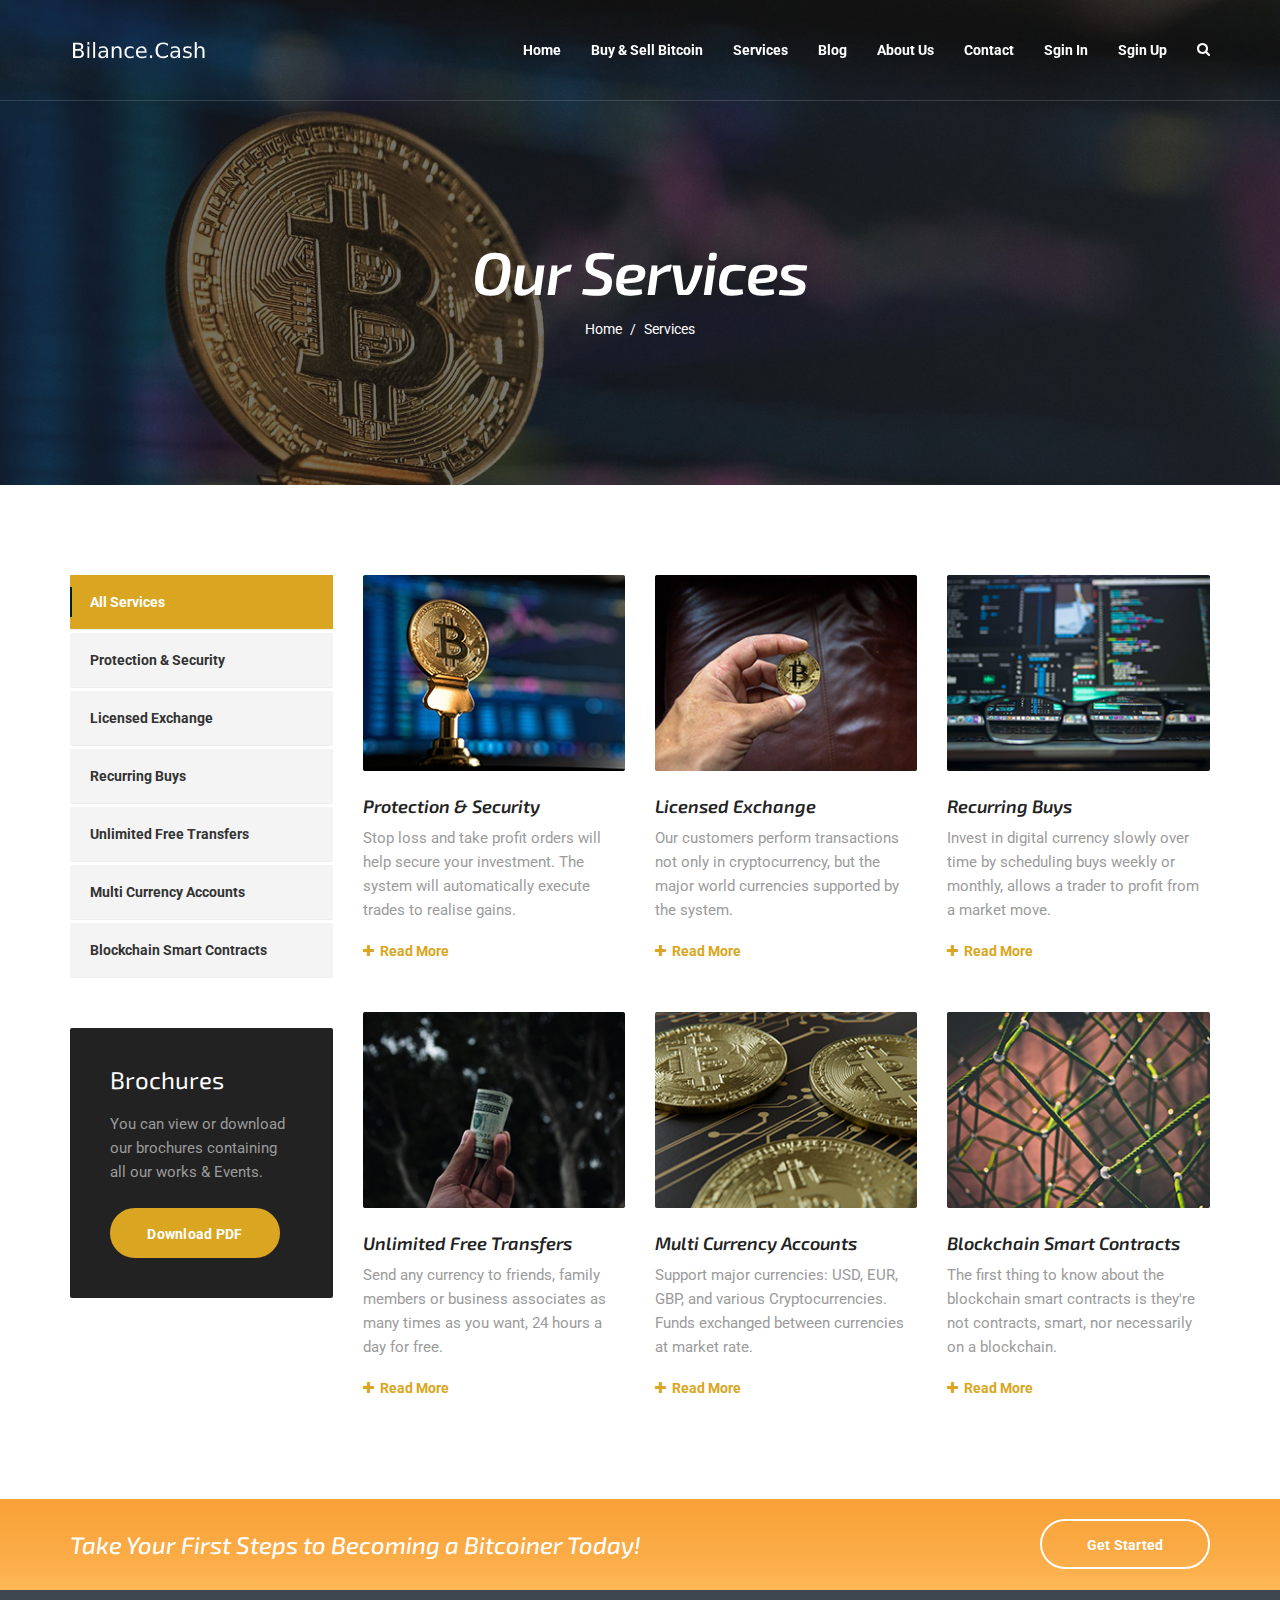
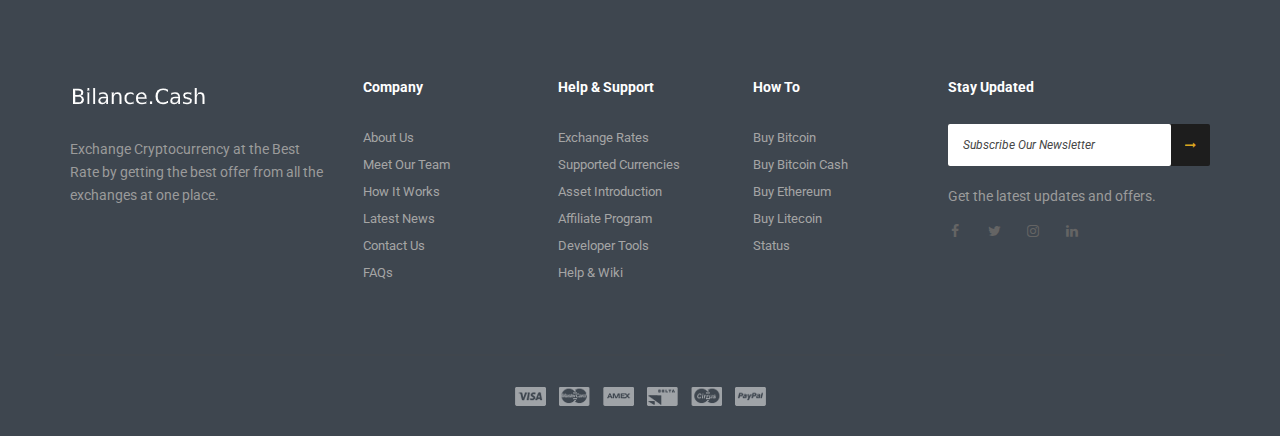
<file: services-grid.html>
<!DOCTYPE html>
<html dir="ltr" lang="en-US">

<meta http-equiv="content-type" content="text/html;charset=UTF-8" />
<head>
<!-- Document Meta
    ============================================= -->
<meta charset="utf-8">
<meta http-equiv="X-UA-Compatible" content="IE=edge">
<!--IE Compatibility Meta-->
<meta name="author" content="zytheme"/>
<meta name="viewport" content="width=device-width, initial-scale=1, maximum-scale=1">
<meta name="description" content="Bitcoin And Crypto Currency Html5 Template">
<link href="assets/images/favicon/favicon.png" rel="icon">

<!-- Fonts
    ============================================= -->
<link href="http://fonts.googleapis.com/css?family=Exo+2:300i,400,400i,500,500i,600,600i,700%7CRoboto:300i,400,400i,500,500i,700" rel="stylesheet" type="text/css">

<!-- Stylesheets
    ============================================= -->
<link href="assets/css/external.css" rel="stylesheet">
<link href="assets/css/bootstrap.min.css" rel="stylesheet">
<link href="assets/css/style.css" rel="stylesheet">

<!-- HTML5 shim, for IE6-8 support of HTML5 elements. All other JS at the end of file. -->
<!--[if lt IE 9]>
      <script src="assets/js/html5shiv.js"></script>
      <script src="assets/js/respond.min.js"></script>
    <![endif]-->

<!-- Document Title
    ============================================= -->
<title>Bilance | Bitcoin And Crypto Currency Platform</title>
</head>
<body>
<div class="preloader">
	<div class="signal"></div>
</div><!-- Document Wrapper
	============================================= -->
	<div id="wrapper" class="wrapper clearfix">
<header id="navbar-spy" class="header header-1 header-transparent header-bordered header-fixed">
<nav id="primary-menu" class="navbar navbar-fixed-top">
		<div class="container">
			<!-- Brand and toggle get grouped for better mobile display -->
			<div class="navbar-header">
				<button type="button" class="navbar-toggle collapsed" data-toggle="collapse" data-target="#navbar-collapse-1" aria-expanded="false">
				<span class="sr-only">Toggle navigation</span>
				<span class="icon-bar"></span>
				<span class="icon-bar"></span>
				<span class="icon-bar"></span>
				</button>
				<a class="logo" href="index.html">
					<img class="logo-light" src="assets/images/logo/logo-light.png" alt="Enrmous Logo">
					<img class="logo-dark" src="assets/images/logo/logo-dark.png" alt="Enrmous Logo">
				</a>
			</div>
			
			<!-- Collect the nav links, forms, and other content for toggling -->
			<div class="collapse navbar-collapse pull-right" id="navbar-collapse-1">
				<ul class="nav navbar-nav navbar-left nav-pos-right">
				<!-- Home Menu-->
	<li class="active">
		<a href="index.html">Home</a>	
	</li>
	<!-- li end -->

	<!-- Pages Menu -->
	<li>
		<a href="#">Buy & sell Bitcoin</a>
	</li>
	<!-- li end -->
	<!-- Services Menu-->
	<li >
		<a href="services-grid.html">services</a>		
	</li>
	<!-- about Menu-->
	<li>
		<a href="blog-standard.html">Blog</a>
	</li>
	<!-- Blog Menu-->
	<li>
		<a href="page-about.html">About Us</a>
	</li>
	<!-- about Menu end -->
	<!-- Contact Us Menu-->
	<li>
		<a href="page-contact.html">Contact</a>
	</li>
	<li>
		<a href="page-contact.html">Sgin in</a>
	</li>
	<li>
		<a href="page-contact.html">Sgin Up</a>
	</li>
	<!-- Contact Us end->
	<!-- li end -->
	</ul>
				<!-- Module Search -->
				<div class="module module-search pull-left">
					<div class="module-icon search-icon">
						<i class="fa fa-search"></i>
						<span class="title">search</span>
					</div>
					<div class="module-content module-fullscreen module--search-box">
						<div class="pos-vertical-center">
						<div class="container">
							<div class="row">
								<div class="col-xs-12 col-sm-12 col-md-8 col-md-offset-2">
									<form class="form-search">
										<input type="text" class="form-control" placeholder="Search...">
									</form><!-- .form-search end -->
								</div><!-- .col-md-8 end -->
							</div><!-- .row end -->
						</div><!-- .container end -->
					</div>
						<a class="module-cancel" href="#"><i class="fa fa-close"></i></a>
					</div>
				</div><!-- .module-search end -->				<!-- Module Consultation  -->
						</div>
			<!-- /.navbar-collapse -->
		</div>
		<!-- /.container-fluid -->
	</nav>

</header>

<!-- Page Title
============================================= -->
<section id="page-title" class="page-title bg-overlay bg-overlay-dark bg-parallax">
	<div class="bg-section">
		<img src="assets/images/page-titles/15.jpg" alt="Background"/>
	</div>
	<div class="container">
		<div class="row">
			<div class="col-xs-12 col-sm-12 col-md-10 col-md-offset-1">
				<div class="title title-6 text-center">
                    <div class="title--heading">
                        <h1>Our Services</h1>
                    </div>
					<div class="clearfix"></div>
					<ol class="breadcrumb">
						<li><a href="index.html">Home</a></li>
						<li class="active">Services</li>
					</ol>
				</div><!-- .title end -->
			</div><!-- .col-md-12 end -->
		</div><!-- .row end -->
	</div><!-- .container end -->
</section><!-- #page-title end -->

<!-- Services #1
============================================= -->
<section id="service1" class="services pt-90 pb-50">
    <div class="container">
        <div class="row">
            <div class="col-xs-12 col-sm-12 col-md-3">
            	<!-- Categories
============================================= -->
<div class="widget widget-categories">
	<div class="widget-content">
		<ul class="list-unstyled">
			<li class="active"><a href="#">All services</a></li>
			<li><a href="#">Protection & Security</a></li>
			<li><a href="#">Licensed Exchange</a></li>
			<li><a href="#">Recurring Buys</a></li>
			<li><a href="#">Unlimited Free Transfers</a></li>
			<li><a href="#">Multi Currency Accounts</a></li>
			<li><a href="#">Blockchain Smart Contracts</a></li>
		</ul>
	</div>
</div>

<!-- Info
============================================= -->
<div class="widget widget-info">
	<div class="widget--content">
		<div class="info--title">
			Brochures
		</div>
		<div class="info--content">
			You can view or download our brochures containing all our works & Events.
		</div>
		<a class="btn btn--primary btn--rounded" href="#">Download PDF</a>
	</div>
</div> <!-- .widget-info end -->            </div>
            <div class="col-xs-12 col-sm-12 col-md-9">
                <div class="row">
                    <!-- Service panel #1 -->
                    <div class="col-xs-12 col-sm-4 col-md-4">
                        <div class="service-panel">
                            <div class="service--img">
                                <img src="assets/images/services/1.jpg" alt="entry image" />
                                <div class="service--overlay">
                                    <a href="#"></a>
                                </div>
                            </div>
                            
                            <div class="service--content">
                                <h3>Protection & Security</h3>
                                <p>Stop loss and take profit orders will help secure your investment. The system will automatically execute trades to realise gains.</p>
                                <a class="link-more" href="#"><i class="fa fa-plus"></i><span>read more</span></a>
                            </div>
                            <!-- .service--content end -->
                        </div>
                    </div>
                    <!-- .col-md-4 end -->

                    <!-- Service panel #2 -->
                    <div class="col-xs-12 col-sm-4 col-md-4">
                        <div class="service-panel">
                            <div class="service--img">
                                <img src="assets/images/services/2.jpg" alt="entry image" />
                                <div class="service--overlay">
                                    <a href="#"></a>
                                </div>
                            </div>
                            
                            <div class="service--content">
                                <h3>Licensed Exchange</h3>
                                <p>Our customers perform transactions not only in cryptocurrency, but the major world currencies supported by the system. </p>
                                <a class="link-more" href="#"><i class="fa fa-plus"></i><span>read more</span></a>
                            </div>
                            <!-- .service--content end -->
                        </div>
                    </div>
                    <!-- .col-md-4 end -->

                    <!-- Service panel #3 -->
                    <div class="col-xs-12 col-sm-4 col-md-4">
                        <div class="service-panel">
                            <div class="service--img">
                                <img src="assets/images/services/3.jpg" alt="entry image" />
                                <div class="service--overlay">
                                    <a href="#"></a>
                                </div>
                            </div>
                            
                            <div class="service--content">
                                <h3>Recurring Buys</h3>
                                <p>Invest in digital currency slowly over time by scheduling buys weekly or monthly, allows a trader to profit from a market move.</p>
                                <a class="link-more" href="#"><i class="fa fa-plus"></i><span>read more</span></a>
                            </div>
                            <!-- .service--content end -->
                        </div>
                    </div>
                    <!-- .col-md-4 end -->                    
                    
                    <!-- Service panel #4 -->
                    <div class="col-xs-12 col-sm-4 col-md-4">
                        <div class="service-panel">
                            <div class="service--img">
                                <img src="assets/images/services/4.jpg" alt="entry image" />
                                <div class="service--overlay">
                                    <a href="#"></a>
                                </div>
                            </div>
                            
                            <div class="service--content">
                                <h3>Unlimited Free Transfers</h3>
                                <p>Send any currency to friends, family members or business associates as many times as you want, 24 hours a day for free.</p>
                                <a class="link-more" href="#"><i class="fa fa-plus"></i><span>read more</span></a>
                            </div>
                            <!-- .service--content end -->
                        </div>
                    </div>
                    <!-- .col-md-4 end -->

                    <!-- Service panel #5 -->
                    <div class="col-xs-12 col-sm-4 col-md-4">
                        <div class="service-panel">
                            <div class="service--img">
                                <img src="assets/images/services/5.jpg" alt="entry image" />
                                <div class="service--overlay">
                                    <a href="#"></a>
                                </div>
                            </div>
                            
                            <div class="service--content">
                                <h3>Multi Currency Accounts</h3>
                                <p>Support major currencies: USD, EUR, GBP, and various Cryptocurrencies. Funds exchanged between currencies at market rate.</p>
                                <a class="link-more" href="#"><i class="fa fa-plus"></i><span>read more</span></a>
                            </div>
                            <!-- .service--content end -->
                        </div>
                    </div>
                    <!-- .col-md-4 end -->

                    <!-- Service panel #6 -->
                    <div class="col-xs-12 col-sm-4 col-md-4">
                        <div class="service-panel">
                            <div class="service--img">
                                <img src="assets/images/services/6.jpg" alt="entry image" />
                                <div class="service--overlay">
                                    <a href="#"></a>
                                </div>
                            </div>
                            
                            <div class="service--content">
                                <h3>Blockchain Smart Contracts</h3>
                                <p>The first thing to know about the blockchain smart contracts is they're not contracts, smart, nor necessarily on a blockchain.</p>
                                <a class="link-more" href="#"><i class="fa fa-plus"></i><span>read more</span></a>
                            </div>
                            <!-- .service--content end -->
                        </div>
                    </div>
                    <!-- .col-md-4 end -->
                </div>
                <!-- .row end -->
            </div>
            <!-- .row end -->
        </div>
        <!-- .col-md-9 end -->
    </div>
    <!-- .container end -->
</section>
<!-- #service1 end -->

<!-- CTA #1
============================================= -->
<section id="cta1" class="cta cta-1">
    <div class="container">
        <div class="row">
            <div class="col-xs-12 col-sm-12 col-md-9">
                <h3>Take Your First Steps to Becoming a Bitcoiner Today!</h3>
            </div>
            <!-- .col-md-9 -->
            <div class="col-xs-12 col-sm-12 col-md-3 text-right">
                <a href="#" class="btn btn--white btn--bordered btn--rounded">Get Started</a>
            </div>
            <!-- .col-md-3 -->
        </div>
        <!-- .row -->
    </div>
    <!-- .container -->
</section>
<!-- #cta1 end -->


<!-- Footer #1
============================================= -->
<footer id="footer" class="footer footer-1">
	<!-- Copyrights
	============================================= -->	
	<!-- Widget Section
	============================================= -->
	<div class="footer-widget">
		<div class="container">
			<div class="row clearfix">
				<div class="col-xs-12 col-sm-4 col-md-3 footer--widget widget-about">
					<div class="widget-content">
						<img class="footer-logo" src="assets/images/logo/logo-light.png" alt="logo">
						<p>Exchange Cryptocurrency at the Best Rate by getting the best offer from all the exchanges at one place.</p>
						
					</div>
				</div><!-- .col-md-3 end -->
				<div class="col-xs-12 col-sm-4 col-md-2 footer--widget widget-links">
					<div class="widget-title">
						<h5>Company</h5>
					</div>
					<div class="widget-content">
						<ul>
							<li><a href="#">About Us</a></li>
							<li><a href="#">Meet Our Team</a></li>
							<li><a href="#">How It Works</a></li>
							<li><a href="#">Latest News</a></li>
							<li><a href="#">Contact Us</a></li>
							<li><a href="#">FAQs</a></li>
						</ul>
					</div>
				</div><!-- .col-md-2 end -->
				
				<div class="col-xs-12 col-sm-4 col-md-2 footer--widget widget-links">
					<div class="widget-title">
						<h5>Help & Support</h5>
					</div>
					<div class="widget-content">
						<ul>
							<li><a href="#">Exchange Rates</a></li>
							<li><a href="#">Supported Currencies</a></li>
							<li><a href="#">Asset Introduction</a></li>
							<li><a href="#">Affiliate Program</a></li>
							<li><a href="#">Developer Tools</a></li>
							<li><a href="#">Help & Wiki</a></li>
						</ul>
					</div>
				</div><!-- .col-md-2 end -->
				
				<div class="col-xs-12 col-sm-4 col-md-2 footer--widget widget-links">
					<div class="widget-title">
						<h5>How To</h5>
					</div>
					<div class="widget-content">
						<ul>
							<li><a href="#">Buy Bitcoin</a></li>
							<li><a href="#">Buy Bitcoin Cash</a></li>
							<li><a href="#">Buy Ethereum</a></li>
							<li><a href="#">Buy Litecoin</a></li>
							<li><a href="#">Status</a></li>
						</ul>
					</div>
				</div><!-- .col-md-2 end -->

				<div class="col-xs-12 col-sm-4 col-md-3 footer--widget widget-newsletter">
					<div class="widget-title">
						<h5>Stay Updated</h5>
					</div>
					<div class="widget-content">
						<form class="form-newsletter mailchimp">
							<input type="email" name="email" class="form-control" placeholder="Subscribe Our Newsletter">
							<button type="submit"><i class="fa fa-long-arrow-right"></i></button>
						</form>
						<div class="subscribe-alert"></div>
						<div class="clearfix"></div>
						<p>Get the latest updates and offers.</p>
						<div class="footer-social-icon">
							<a class="facebook" href="#">
								<i class="fa fa-facebook"></i><i class="fa fa-facebook"></i>
							</a>
							<a class="twitter" href="#" >
								<i class="fa fa-twitter"></i><i class="fa fa-twitter"></i>
							</a>
							<a class="instagram" href="#">
								<i class="fa fa-instagram"></i><i class="fa fa-instagram"></i>
							</a>	
							<a class="linkedin" href="#">
								<i class="fa fa-linkedin"></i><i class="fa fa-linkedin"></i>
							</a>
						</div>
					</div>
				</div><!-- .col-md-3 end -->
				<div class="clearfix"></div>
			</div>
		</div><!-- .container end -->
	</div><!-- .footer-widget end -->
	
	<!-- Copyrights
	============================================= -->
	<div class="footer--bar">
		<div class="container">
			<div class="row">
                <div class="col-xs-12 col-sm-12 col-md-12 text--center footer--copyright">
                    <div class="payment--methods text--center">
                        <a href="#" title="Visa"><img src="assets/images/footer/visa.png" alt="Visa"></a>
                        <a href="#" title="Mastercard"><img src="assets/images/footer/mastercard.png" alt="Mastercard"></a>
                        <a href="#" title="amex"> <img src="assets/images/footer/amex.png" alt="amex"></a>
                        <a href="#" title="Delta"><img src="assets/images/footer/delta.png" alt="Delta"> </a>
                        <a href="#" title="Cirrus"><img src="assets/images/footer/cirrus.png" alt="Cirrus"></a>
                        <a href="#" title="Paypal"><img src="assets/images/footer/paypal.png" alt="Paypal"></a>
                    </div>
                </div>
 			</div>
		</div><!-- .container end -->
	</div><!-- .footer-copyright end -->
</footer>


<div id="back-to-top" class="backtop"><i class="fa fa-long-arrow-up"></i></div>
 </div><!-- #wrapper end -->

<!-- Footer Scripts
============================================= -->
<script src="assets/js/jquery-2.2.4.min.js"></script>
<script src="assets/js/plugins.js"></script>
<script src="assets/js/functions.js"></script>
</body>

</html>
</file>
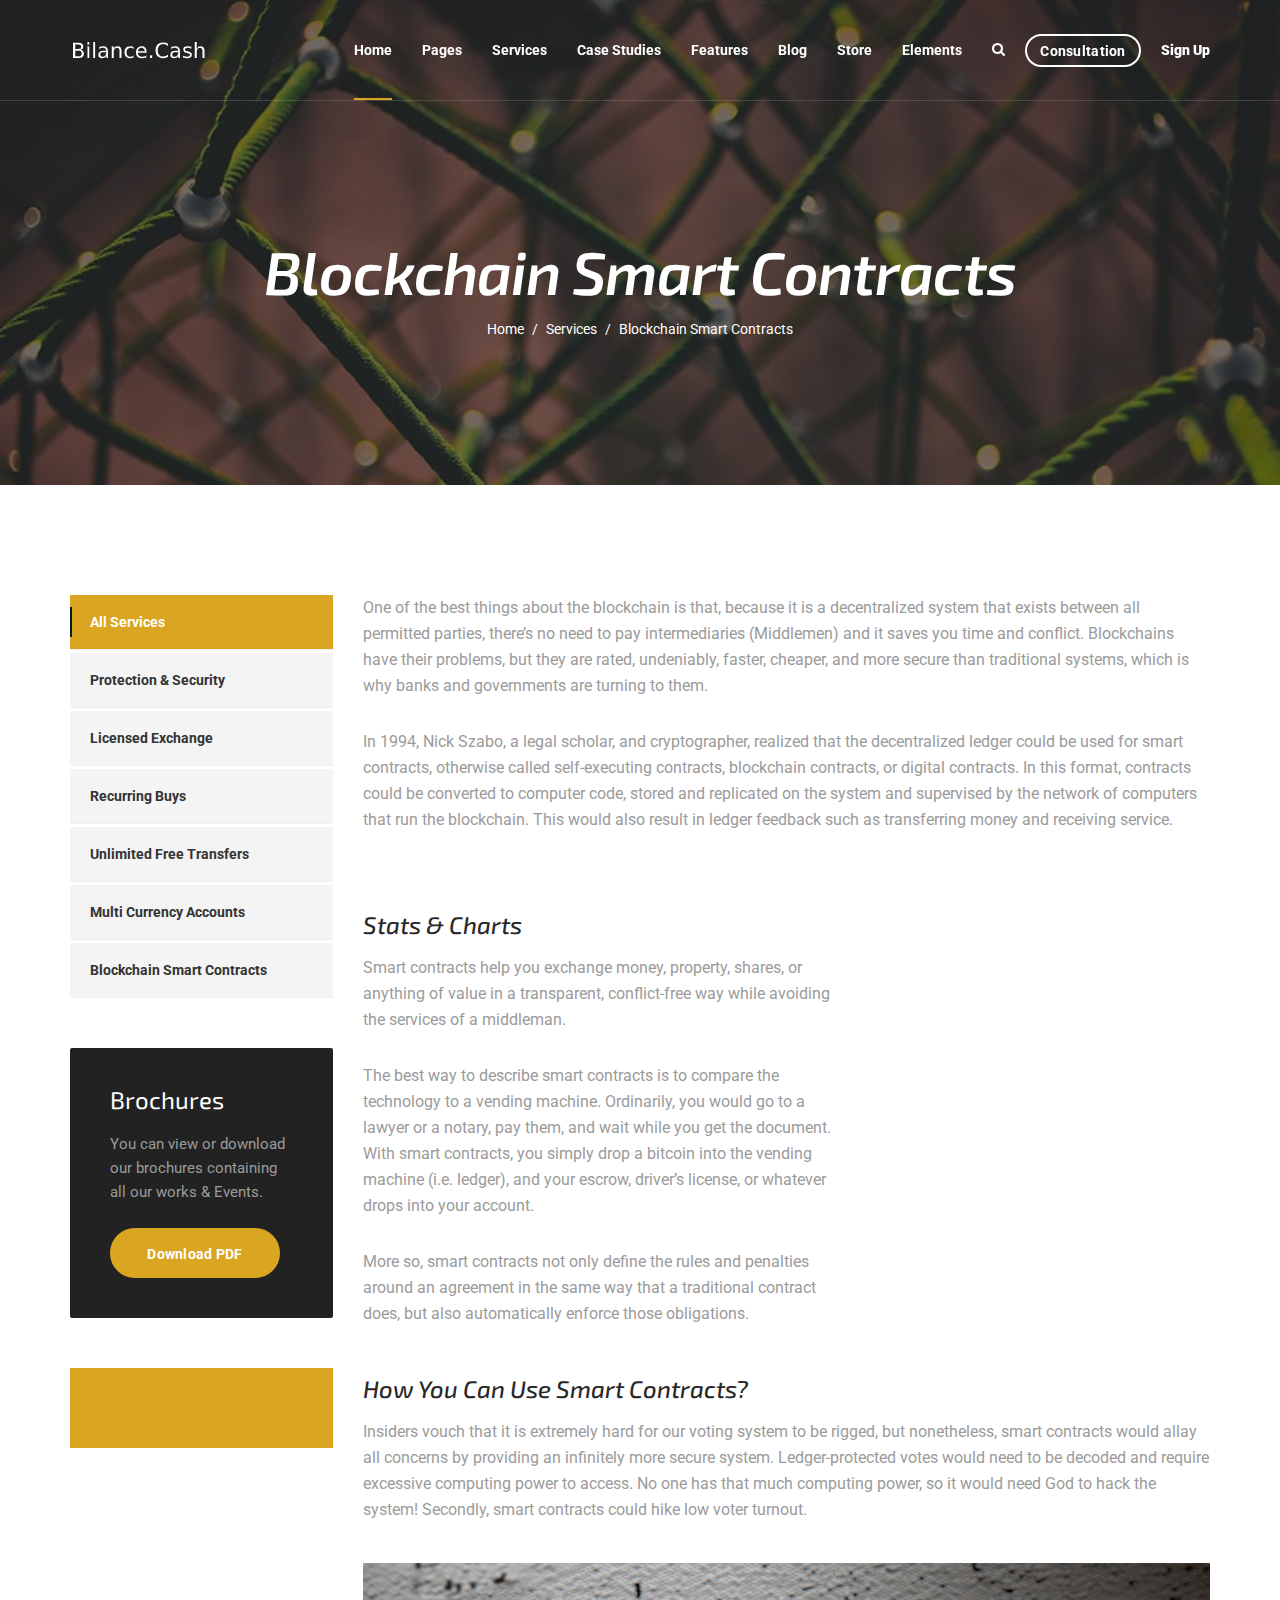
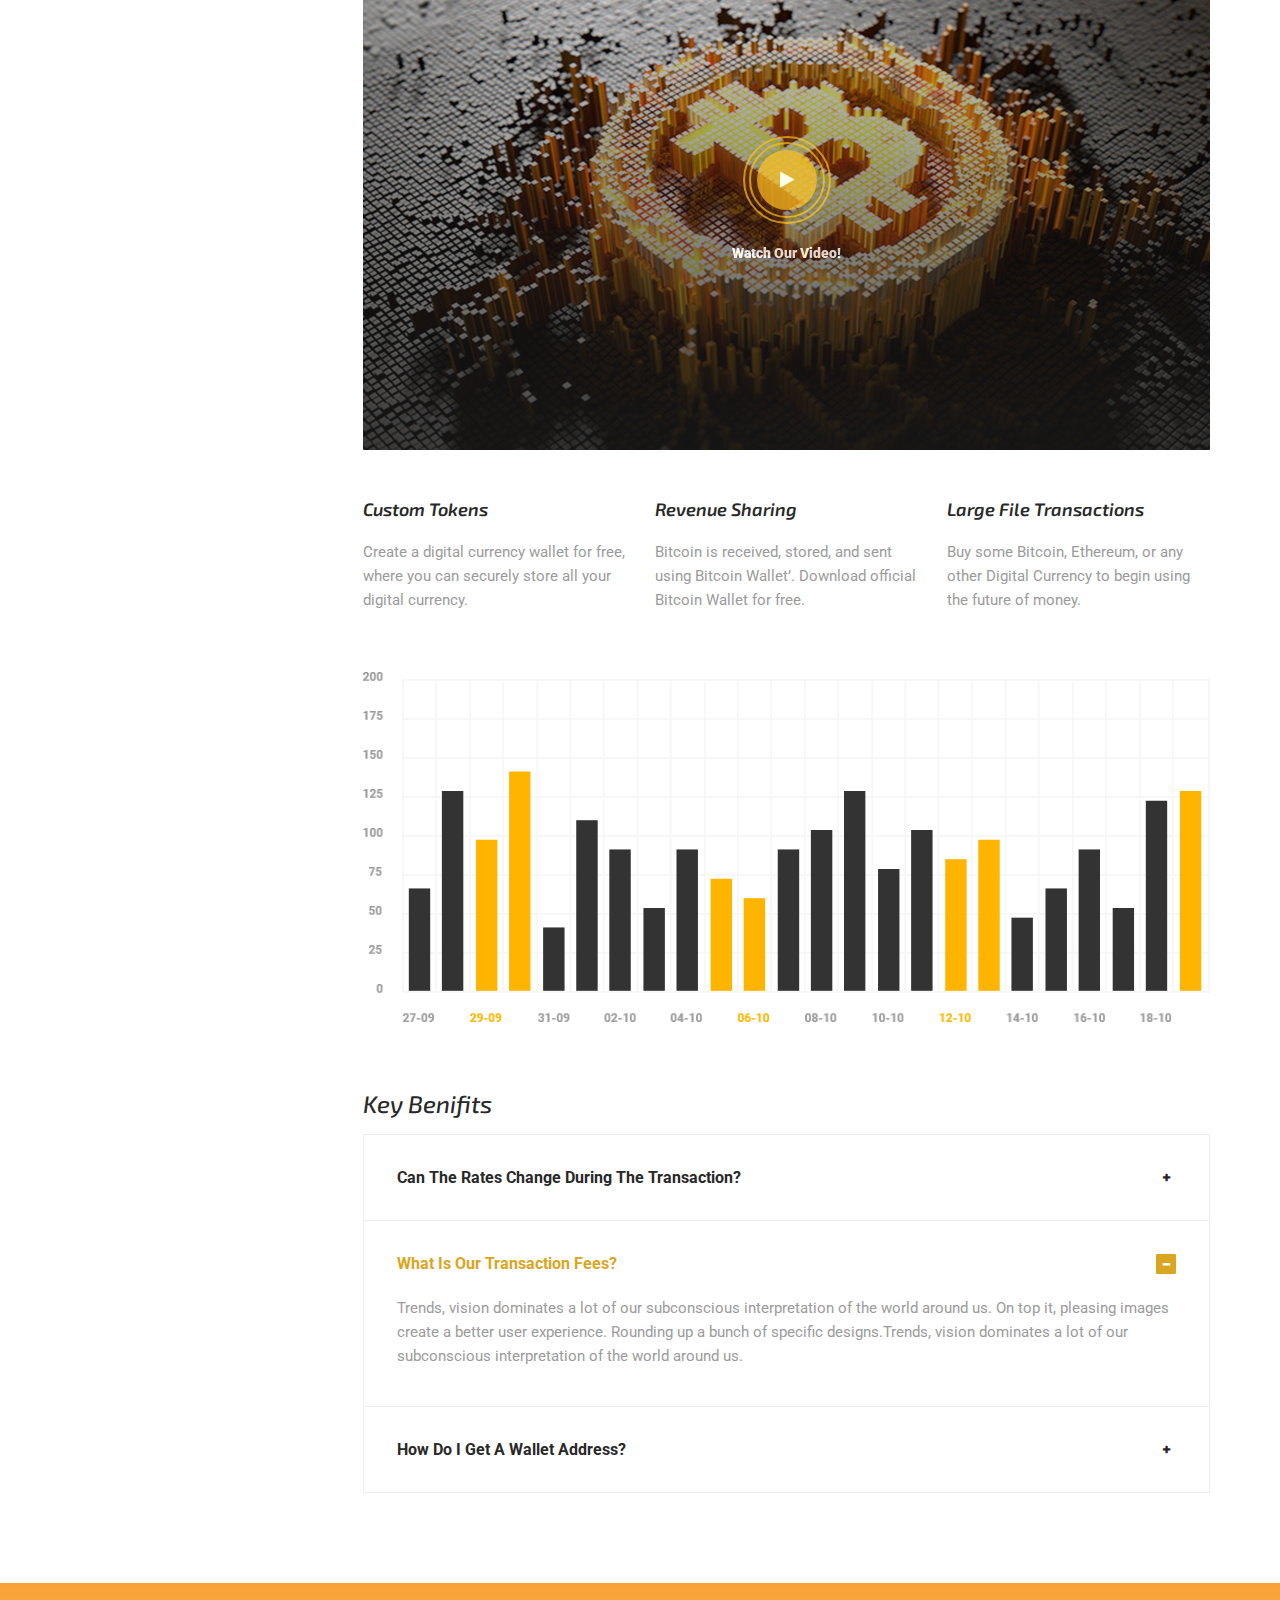
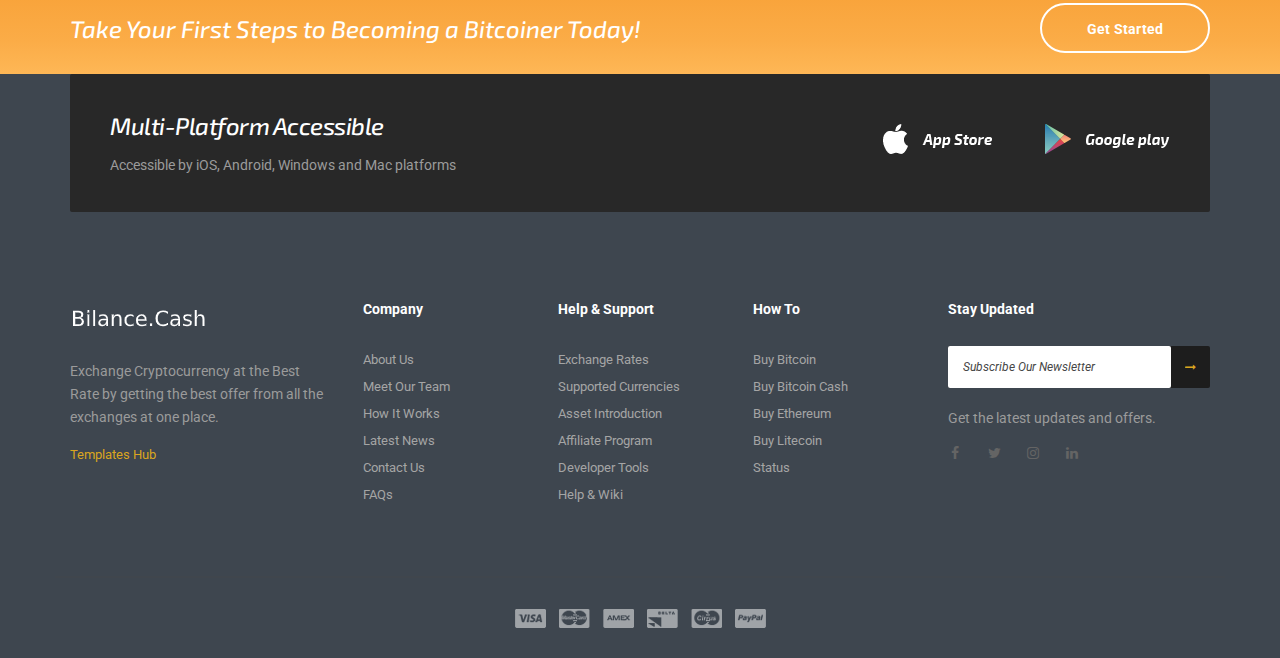
<file: services-single.html>
<!DOCTYPE html>
<html dir="ltr" lang="en-US">

<meta http-equiv="content-type" content="text/html;charset=UTF-8" />
<head>
<!-- Document Meta
    ============================================= -->
<meta charset="utf-8">
<meta http-equiv="X-UA-Compatible" content="IE=edge">
<!--IE Compatibility Meta-->
<meta name="author" content="zytheme"/>
<meta name="viewport" content="width=device-width, initial-scale=1, maximum-scale=1">
<meta name="description" content="Bitcoin And Crypto Currency Html5 Template">
<link href="assets/images/favicon/favicon.png" rel="icon">

<!-- Fonts
    ============================================= -->
<link href="http://fonts.googleapis.com/css?family=Exo+2:300i,400,400i,500,500i,600,600i,700%7CRoboto:300i,400,400i,500,500i,700" rel="stylesheet" type="text/css">

<!-- Stylesheets
    ============================================= -->
<link href="assets/css/external.css" rel="stylesheet">
<link href="assets/css/bootstrap.min.css" rel="stylesheet">
<link href="assets/css/style.css" rel="stylesheet">

<!-- HTML5 shim, for IE6-8 support of HTML5 elements. All other JS at the end of file. -->
<!--[if lt IE 9]>
      <script src="assets/js/html5shiv.js"></script>
      <script src="assets/js/respond.min.js"></script>
    <![endif]-->

<!-- Document Title
    ============================================= -->
<title>Cryptech | Bitcoin And Crypto Currency Html5 Template</title>
</head>
<body>
<div class="preloader">
	<div class="signal"></div>
</div><!-- Document Wrapper
	============================================= -->
	<div id="wrapper" class="wrapper clearfix">
<header id="navbar-spy" class="header header-1 header-transparent header-bordered header-fixed">
	<nav id="primary-menu" class="navbar navbar-fixed-top">
		<div class="container">
			<!-- Brand and toggle get grouped for better mobile display -->
			<div class="navbar-header">
				<button type="button" class="navbar-toggle collapsed" data-toggle="collapse" data-target="#navbar-collapse-1" aria-expanded="false">
				<span class="sr-only">Toggle navigation</span>
				<span class="icon-bar"></span>
				<span class="icon-bar"></span>
				<span class="icon-bar"></span>
				</button>
				<a class="logo" href="index.html">
					<img class="logo-light" src="assets/images/logo/logo-light.png" alt="Enrmous Logo">
					<img class="logo-dark" src="assets/images/logo/logo-dark.png" alt="Enrmous Logo">
				</a>
			</div>
			
			<!-- Collect the nav links, forms, and other content for toggling -->
			<div class="collapse navbar-collapse pull-right" id="navbar-collapse-1">
				<ul class="nav navbar-nav navbar-left nav-pos-right">
				<!-- Home Menu-->
	<li class="has-dropdown active">
		<a href="#" data-toggle="dropdown" class="dropdown-toggle menu-item">Home</a>
		<ul class="dropdown-menu">
			<li>
				<a href="home-consulting.html">Home Consulting</a>
			</li>
			<li>
				<a href="home-blockchain.html">Home blockchain</a>
			</li>
			<li>
				<a href="index.html">Home advisor</a>
			</li>
			<li>
				<a href="home-ico.html">Home ICO</a>
			</li>
			<li>
				<a href="home-investment.html">Home investment</a>
			</li>
			<li>
				<a href="home-corporation.html">Home corporation</a>
			</li>
		</ul>
	</li>
	<!-- li end -->

	<!-- Pages Menu -->
	<li class="has-dropdown"> 
		<a href="#" data-toggle="dropdown" class="dropdown-toggle link-hover" data-hover="pages">Pages</a>
		<ul class="dropdown-menu">
			<li>
				<a href="page-about.html">About US</a>
			</li>
			<li>
				<a href="page-our-team.html">our team</a>
			</li>
			<li>
				<a href="page-how-works.html">how it works</a>
			</li>
			<li>
				<a href="page-clients.html">our clients</a>
			</li>
			<li>
				<a href="page-gallery.html">our gallery</a>
			</li>
			<li>
				<a href="page-contact.html">contacts</a>
			</li>
			<li>
				<a href="page-faqs.html">FAQs</a>
			</li>
			<li>
				<a href="page-consultation.html">consultation</a>
			</li>
		</ul>
	</li>
	<!-- li end -->
	<!-- Services Menu-->
	<li class="has-dropdown">
		<a href="#" data-toggle="dropdown" class="dropdown-toggle menu-item">services</a>
		<ul class="dropdown-menu">
			<li>
				<a href="services-grid.html">services grid</a>
			</li>
			<li>
				<a href="services-single.html">services single</a>
			</li>
			<li>
				<a href="page-exchanges-rates.html">exchanges rates</a>
			</li>
			<li>
				<a href="page-market-data.html">market data</a>
			</li>
			<li>
				<a href="page-wallet.html">crypto wallet</a>
			</li>
			<li>
				<a href="page-pricing.html">pricing</a>
			</li>
		</ul>
	</li>
	<!-- li end -->
	<!-- Studies Menu-->
	<li class="has-dropdown">
		<a href="#" data-toggle="dropdown" class="dropdown-toggle menu-item">Case Studies</a>
		<ul class="dropdown-menu">
			<li>
				<a href="case-studies.html">our studies</a>
			</li>
			<li>
				<a href="case-study-single-1.html">case single 1</a>
			</li>
			<li>
				<a href="case-study-single-2.html">case single 2</a>
			</li>
		</ul>
	</li>
	<!-- li end -->
	<!-- Features Menu-->
	<li class="has-dropdown">
		<a href="#" data-toggle="dropdown" class="dropdown-toggle menu-item">features</a>
		<ul class="dropdown-menu">
			<li class="dropdown-submenu">
				<a href="#" data-toggle="dropdown" class="dropdown-toggle">revolution sliders</a>
				<ul class="dropdown-menu">
					<li>
						<a href="slider-1.html">slider 1</a>
					</li>
					<li>
						<a href="slider-2.html">slider 2</a>
					</li>
					<li>
						<a href="slider-3.html">slider 3</a>
					</li>
					<li>
						<a href="slider-4.html">slider 4</a>
					</li>
					<li>
						<a href="slider-5.html">slider 5</a>
					</li>
					<li>
						<a href="slider-6.html">slider 6</a>
					</li>
				</ul>
			</li>
 
			<li class="dropdown-submenu">
				<a href="#" data-toggle="dropdown" class="dropdown-toggle">Headers</a>
                <ul class="dropdown-menu">
                    <li>
                        <a href="header-1.html">header 1</a>
                    </li>
                    <li>
                        <a href="header-2.html">header 2</a>
                    </li>
                </ul>
			</li>			
			
			<li class="dropdown-submenu">
				<a href="#" data-toggle="dropdown" class="dropdown-toggle">Footers</a>
				<ul class="dropdown-menu">
					<li>
						<a href="footer-1.html#footer">Footer 1</a>
					</li>
				</ul>
			</li>
			<li class="dropdown-submenu">
				<a href="#" data-toggle="dropdown" class="dropdown-toggle">page titels</a>
				<ul class="dropdown-menu">
					<li>
						<a href="page-title-1.html">page title 1</a>
					</li>
					<li>
						<a href="page-title-2.html">page title 2</a>
					</li>
					<li>
						<a href="page-title-3.html">page title 3</a>
					</li>
					<li>
						<a href="page-title-4.html">page title 4</a>
					</li>
				</ul>
			</li>
 		</ul>
	</li>
	<!-- li end -->
	<!-- Blog Menu-->
	<li class="has-dropdown">
		<a href="#" data-toggle="dropdown" class="dropdown-toggle menu-item">Blog</a>
		<ul class="dropdown-menu">
			<li>
				<a href="blog-grid.html">blog grid</a>
			</li>
			<li>
				<a href="blog-standard.html">blog standard</a>
			</li>
			<li>
				<a href="blog-single.html">blog single</a>
			</li>
		</ul>
	</li>
	<!-- li end -->

	<!-- shop Menu -->
	<li class="has-dropdown">
		<a href="#" data-toggle="dropdown" class="dropdown-toggle menu-item" data-hover="shop">store</a>
		<ul class="dropdown-menu">
			<li>
				<a href="store-4columns.html">store 4columns</a>
			</li>
			<li>
				<a href="store-with-sidebar.html">store sidebar</a>
			</li>
			<li>
				<a href="store-single.html">store single</a>
			</li>
		</ul>
	</li>
	<!-- li end -->
	
	<!-- Elements Menu -->
	<li class="has-dropdown mega-dropdown">
		<a href="#" data-toggle="dropdown" class="dropdown-toggle menu-item">elements</a>
		<ul class="dropdown-menu mega-dropdown-menu">
			<li>
				<div class="container">
					<div class="row">
						<!-- Column #1 -->
						<div class="col-md-3">
							<ul>
								<li>
									<a href="elements-testimonials.html"><i class="fa fa-quote-right"></i>testimonials</a>
								</li>
								<li>
									<a href="elements-video-buttons.html"><i class="fa fa-toggle-right"></i>video buttons</a>
								</li>
								<li>
									<a href="elements-clients.html"><i class="fa fa-user"></i>clients</a>
								</li>
							</ul>
						</div>
						<!-- .col-md-3 end -->
						
						<!-- Column #2 -->
						<div class="col-md-3">
							<ul>
								<li>
									<a href="elements-accordion.html"><i class="fa fa-server"></i>accordion</a>
								</li>
								<li>
									<a href="elements-cta.html"><i class="fa fa-child"></i>call to action</a>
								</li>
								<li>
									<a href="elements-contact-form.html"><i class="fa fa-desktop"></i>contact form</a>
								</li>
							</ul>
						</div>
						<!-- .col-md-3 end -->
						
						<!-- Column #3 -->
						<div class="col-md-3">
							<ul>
				                <li>
									<a href="elements-team.html"><i class="fa fa-group"></i>team variations</a>
								</li>
								<li>
									<a href="elements-countdown.html"><i class="fa fa-bomb"></i>countdown</a>
								</li>
								<li>
									<a href="elements-counters.html"><i class="fa fa-dashboard"></i>counters</a>
								</li>

							</ul>
						</div>
						<!-- .col-md-3 end -->
						
						<!-- Column #4 -->
						<div class="col-md-3">
							<ul>
								<li>
									<a href="elements-featured.html"><i class="fa fa-sliders"></i>featured box</a>
								</li>
				                <li>
									<a href="elements-pricing.html"><i class="fa fa-exchange"></i>pricing</a>
								</li>
							</ul>
						</div>
						<!-- .col-md-3 end -->
					</div>
					<!-- .row end -->
				</div>
				<!-- container end -->
			</li>
		</ul>
		<!-- .mega-dropdown-menu end -->
	</li>				</ul>
				<!-- Module Search -->
				<div class="module module-search pull-left">
					<div class="module-icon search-icon">
						<i class="fa fa-search"></i>
						<span class="title">search</span>
					</div>
					<div class="module-content module-fullscreen module--search-box">
						<div class="pos-vertical-center">
						<div class="container">
							<div class="row">
								<div class="col-xs-12 col-sm-12 col-md-8 col-md-offset-2">
									<form class="form-search">
										<input type="text" class="form-control" placeholder="Search...">
									</form><!-- .form-search end -->
								</div><!-- .col-md-8 end -->
							</div><!-- .row end -->
						</div><!-- .container end -->
					</div>
						<a class="module-cancel" href="#"><i class="fa fa-close"></i></a>
					</div>
				</div><!-- .module-search end -->				<!-- Module Consultation  -->
<div class="module module-consultation pull-left">
	<a href="page-consultation.html" class="btn btn--white btn--bordered btn--rounded">Consultation</a>
</div>				<!-- Module Signup  -->
<div class="module module-signup pull-left">
	<a class="btn-popup" data-toggle="modal" data-target="#signupModule">Sign Up</a>
	<div class="modal fade signup-popup" tabindex="-1" role="dialog" id="signupModule">
		<div class="modal-dialog modal-lg" role="document">
			<div class="modal-content">
				<div class="modal-body">
						<div class="row">
					<div class="signup-form-container text-center">
							<h4>signup</h4>
							<form id="signupPopupForm" method="post" action="http://localhost/template/niche/cryptech/html/dev/assets/php/signuppopup.php" class="signupform">
								<input type="text" class="form-control" name="signup-name" id="name" placeholder="Name" required>
								<input type="email" class="form-control" name="signup-email" id="email" placeholder="Email">
								<input type="password" class="form-control" name="signup-pass" id="password" placeholder="Password" required>
								<div class="input-checkbox">
									<label class="label-checkbox">
									  <input type="checkbox" name="agree"/>
									  <span class="check-indicator"></span>
									</label>
									<p>I agree to the terms & conditions</p> 
								</div>
								 <input type="submit" value="Sign Up" name="submit" class="btn btn--primary btn--block">
							</form>
							<!-- form end -->
									<div class="signin">
								<a href="#">Sign In Here</a>
							</div>
						</div>
					<!-- .signup-form end -->
						</div>
				</div>
			</div>
			<!-- /.modal-content -->
		</div>
		<!-- /.modal-dialog -->
	</div>
	<!-- /.modal -->
</div>			</div>
			<!-- /.navbar-collapse -->
		</div>
		<!-- /.container-fluid -->
	</nav>

</header>

<!-- Page Title
============================================= -->
<section id="page-title" class="page-title bg-overlay bg-overlay-dark bg-parallax">
	<div class="bg-section">
		<img src="assets/images/page-titles/16.jpg" alt="Background"/>
	</div>
	<div class="container">
		<div class="row">
			<div class="col-xs-12 col-sm-12 col-md-10 col-md-offset-1">
				<div class="title title-6 text-center">
                    <div class="title--heading">
                        <h1>Blockchain Smart Contracts</h1>
                    </div>
					<div class="clearfix"></div>
					<ol class="breadcrumb">
						<li><a href="index.html">Home</a></li>
						<li><a href="index.html">services</a></li>
						<li class="active">Blockchain Smart Contracts</li>
					</ol>
				</div><!-- .title end -->
			</div><!-- .col-md-12 end -->
		</div><!-- .row end -->
	</div><!-- .container end -->
</section><!-- #page-title end -->

<!-- Services #2
============================================= -->
<section id="services-single" class="services services-single pb-90">
    <div class="container">
        <div class="row">
            <div class="col-xs-12 col-sm-12 col-md-3">
            	<!-- Categories
============================================= -->
<div class="widget widget-categories">
	<div class="widget-content">
		<ul class="list-unstyled">
			<li class="active"><a href="#">All services</a></li>
			<li><a href="#">Protection & Security</a></li>
			<li><a href="#">Licensed Exchange</a></li>
			<li><a href="#">Recurring Buys</a></li>
			<li><a href="#">Unlimited Free Transfers</a></li>
			<li><a href="#">Multi Currency Accounts</a></li>
			<li><a href="#">Blockchain Smart Contracts</a></li>
		</ul>
	</div>
</div>

<!-- Info
============================================= -->
<div class="widget widget-info">
	<div class="widget--content">
		<div class="info--title">
			Brochures
		</div>
		<div class="info--content">
			You can view or download our brochures containing all our works & Events.
		</div>
		<a class="btn btn--primary btn--rounded" href="#">Download PDF</a>
	</div>
</div> <!-- .widget-info end -->


<!-- Widget Calculator
============================================= -->
<div class="widget widget-calculator">
	<div class="widget--content">
		<div class="calculator--content">
			<div class="bitcoin-calculator mb-30"></div>
				<script src="assets/js/jquery-2.2.4.min.js"></script>
				<script src="assets/js/bitcoinCalculators.js"></script>
				<div class="clearfix"></div>
		</div>
	</div>
</div> <!-- .widget-info end -->            </div>
            <div class="col-xs-12 col-sm-12 col-md-9">
                <div class="row">
                    <div class="col-xs-12 col-sm-12 col-md-12">
                        <div class="services--text">
                            <p>One of the best things about the blockchain is that, because it is a decentralized system that exists between all permitted parties, there’s no need to pay intermediaries (Middlemen) and it saves you time and conflict. Blockchains have their problems, but they are rated, undeniably, faster, cheaper, and more secure than traditional systems, which is why banks and governments are turning to them.</p>
                            <p>In 1994, Nick Szabo, a legal scholar, and cryptographer, realized that the decentralized ledger could be used for smart contracts, otherwise called self-executing contracts, blockchain contracts, or digital contracts. In this format, contracts could be converted to computer code, stored and replicated on the system and supervised by the network of computers that run the blockchain. This would also result in ledger feedback such as transferring money and receiving service.</p>
                        </div>
                        <!-- .services-text end -->
                    </div>
                    <!-- .col-md-12 end -->
                    <div class="col-xs-12 col-sm-12 col-md-12">
                        <div class="row">
                            <div class="col-xs-12 col-sm-12 col-md-7">
                                <div class="services--text mt-30">
                                    <h3>Stats & Charts</h3>
                                    <p>Smart contracts help you exchange money, property, shares, or anything of value in a transparent, conflict-free way while avoiding the services of a middleman.</p>
                                    <p>The best way to describe smart contracts is to compare the technology to a vending machine. Ordinarily, you would go to a lawyer or a notary, pay them, and wait while you get the document. With smart contracts, you simply drop a bitcoin into the vending machine (i.e. ledger), and your escrow, driver’s license, or whatever drops into your account. </p>
                                    <p>More so, smart contracts not only define the rules and penalties around an agreement in the same way that a traditional contract does, but also automatically enforce those obligations. </p>
                                </div>
                                <!-- .services-text end -->
                            </div>
                            <!-- .col-md-7 end -->
                            <div class="col-xs-12 col-sm-12 col-md-5">
                                <div class="bitcoin-chart mb-60"></div>
                            </div>
                            <!-- .col-md-5 end -->
                        </div>
                        <!-- .row end -->
                    </div>
                    <!-- .col-md-12 end -->
                    <div class="col-xs-12 col-sm-12 col-md-12">
                        <div class="services--text mb-40">
                            <h3>How You Can Use Smart Contracts?</h3>
                            <p>Insiders vouch that it is extremely hard for our voting system to be rigged, but nonetheless, smart contracts would allay all concerns by providing an infinitely more secure system. Ledger-protected votes would need to be decoded and require excessive computing power to access. No one has that much computing power, so it would need God to hack the system! Secondly, smart contracts could hike low voter turnout.</p>
                        </div>
                        <!-- .services-text end -->
                    </div>
                    <!-- .col-md-12 end -->

                    <div class="col-xs-12 col-sm-12 col-md-12">
                        <div class="video--content text-center mb-50">
                            <div class="bg-section">
                                <img src="assets/images/video/1.jpg" alt="Background" />
                            </div>
                            <div class="video--button">
                                <div class="video-overlay">
                                    <div class="pos-vertical-center">
                                        <a class="popup-video" href="https://www.youtube.com/watch?v=nrJtHemSPW4">
                                           <span class="btn--animation"></span>
										<i class="fa fa-play"></i>
										<div>Watch Our Video!</div>
                                        </a>
                                    </div>
                                </div>
                                
                            </div>
                        </div>
                        
                     </div>
                    <!-- .col-md-12 end -->
                    <div class="col-xs-12 col-sm-12 col-md-12">
                        <div class="row">
                            <div class="col-xs-12 col-sm-4 col-md-4">
                                <div class="how-to-panel">
                                    <h3>Custom Tokens</h3>
                                    <p>Create a digital currency wallet for free, where you can securely store all your digital currency.</p>
                                </div>
                            </div>
                            <!-- .col-md-4 end -->                            
                            <div class="col-xs-12 col-sm-4 col-md-4">
                                <div class="how-to-panel">
                                    <h3>Revenue Sharing</h3>
                                    <p>Bitcoin is received, stored, and sent using Bitcoin Wallet’. Download official Bitcoin Wallet for free.</p>
                                </div>
                            </div>
                            <!-- .col-md-4 end -->                            
                            <div class="col-xs-12 col-sm-4 col-md-4">
                                <div class="how-to-panel">
                                    <h3>Large File Transactions</h3>
                                    <p>Buy some Bitcoin, Ethereum, or any other Digital Currency to begin using the future of money.</p>
                                </div>
                            </div>
                            <!-- .col-md-4 end -->
                        </div><!-- .row end -->
                    </div>
                    <!-- .col-md-12 end -->
                    <div class="col-xs-12 col-sm-12 col-md-12">
                        <div class="chart--card mb-70">
                            <img src="assets/images/services/chart-card.png" alt="chart-card" class="img-responsive">
                        </div>
                        <!-- .chart--card -->
                    </div>
                    <!-- .col-md-12 end -->
                    <div class="col-xs-12 col-sm-12 col-md-12">
                        <div class="services--text mb-10">
                            <h3>Key Benifits</h3>
                         </div>
                        <!-- .case-study-text end -->
                            <div class="accordion accordion-2" id="accordion01">
								<!-- Panel 01 -->
								<div class="panel">
									<div class="panel--heading">
										<a class="accordion-toggle collapsed" data-toggle="collapse" data-parent="#accordion01" href="#collapse01-1">Can the rates change during the transaction?</a>
									</div>
									<div id="collapse01-1" class="panel--body panel-collapse collapse">
										Trends, vision dominates a lot of our subconscious interpretation of the world around us. On top it, pleasing images create a better user experience. Rounding up a bunch of specific designs.Trends, vision dominates a lot of our subconscious interpretation of the world around us. 
									</div>
								</div>

								<!-- Panel 03 -->
								<div class="panel">
									<div class="panel--heading">
										<a class="accordion-toggle" data-toggle="collapse" data-parent="#accordion01" href="#collapse01-3">What is our transaction fees?</a>
									</div>
									<div id="collapse01-3" class="panel--body panel-collapse collapse in">
										Trends, vision dominates a lot of our subconscious interpretation of the world around us. On top it, pleasing images create a better user experience. Rounding up a bunch of specific designs.Trends, vision dominates a lot of our subconscious interpretation of the world around us. 
									</div>
								</div>

								<!-- Panel 03 -->
								<div class="panel">
									<div class="panel--heading">
										<a class="accordion-toggle collapsed" data-toggle="collapse" data-parent="#accordion01" href="#collapse01-4">How do I get a wallet address?</a>
									</div>
									<div id="collapse01-4" class="panel--body panel-collapse collapse">
										Trends, vision dominates a lot of our subconscious interpretation of the world around us. On top it, pleasing images create a better user experience. Rounding up a bunch of specific designs.Trends, vision dominates a lot of our subconscious interpretation of the world around us. 
									</div>
								</div>
							</div>
							<!-- .accordion end -->
                    </div>
                    <!-- .col-md-12 end -->        
             </div>
            <!-- .row end -->
        </div>
        <!-- .col-md-9 end -->
    </div>
    <!-- .row end -->
</div>
<!-- .container end -->
</section>
<!-- #services-single end -->

<!-- CTA #1
============================================= -->
<section id="cta1" class="cta cta-1">
    <div class="container">
        <div class="row">
            <div class="col-xs-12 col-sm-12 col-md-9">
                <h3>Take Your First Steps to Becoming a Bitcoiner Today!</h3>
            </div>
            <!-- .col-md-9 -->
            <div class="col-xs-12 col-sm-12 col-md-3 text-right">
                <a href="#" class="btn btn--white btn--bordered btn--rounded">Get Started</a>
            </div>
            <!-- .col-md-3 -->
        </div>
        <!-- .row -->
    </div>
    <!-- .container -->
</section>
<!-- #cta1 end -->

<!-- Footer #1
============================================= -->
<footer id="footer" class="footer footer-1">
	<!-- Copyrights
	============================================= -->
	<div class="footer--action">
		<div class="container">
			<div class="row">
				<div class="col-xs-12 col-sm-12 col-md-12">
					<div class="footer--action-container">
						<div class="row">
							<div class="col-xs-12 col-sm-7 col-md-6">
								<h3>Multi-Platform Accessible</h3>
								<p>Accessible by iOS, Android, Windows and Mac platforms</p>
							</div>
							<div class="col-xs-12 col-sm-5 col-md-6">
								<div class="action-button">
									<a href="#">
										<img src="assets/images/footer/app-store.png" alt="app store">
									</a>
									<a href="#">
										<img src="assets/images/footer/google-play.png" alt="app store">
									</a>
								</div>
							</div>
						</div>
					</div>
					
				</div>
			</div>
		</div><!-- .container end -->
	</div><!-- .footer-action end -->
	
	<!-- Widget Section
	============================================= -->
	<div class="footer-widget">
		<div class="container">
			<div class="row clearfix">
				<div class="col-xs-12 col-sm-4 col-md-3 footer--widget widget-about">
					<div class="widget-content">
						<img class="footer-logo" src="assets/images/logo/logo-light.png" alt="logo">
						<p>Exchange Cryptocurrency at the Best Rate by getting the best offer from all the exchanges at one place.</p>
						<div class="copyright">
							<a target="_blank" href="https://templateshub.net">Templates Hub</a>
						</div>
					</div>
				</div><!-- .col-md-3 end -->
				<div class="col-xs-12 col-sm-4 col-md-2 footer--widget widget-links">
					<div class="widget-title">
						<h5>Company</h5>
					</div>
					<div class="widget-content">
						<ul>
							<li><a href="#">About Us</a></li>
							<li><a href="#">Meet Our Team</a></li>
							<li><a href="#">How It Works</a></li>
							<li><a href="#">Latest News</a></li>
							<li><a href="#">Contact Us</a></li>
							<li><a href="#">FAQs</a></li>
						</ul>
					</div>
				</div><!-- .col-md-2 end -->
				
				<div class="col-xs-12 col-sm-4 col-md-2 footer--widget widget-links">
					<div class="widget-title">
						<h5>Help & Support</h5>
					</div>
					<div class="widget-content">
						<ul>
							<li><a href="#">Exchange Rates</a></li>
							<li><a href="#">Supported Currencies</a></li>
							<li><a href="#">Asset Introduction</a></li>
							<li><a href="#">Affiliate Program</a></li>
							<li><a href="#">Developer Tools</a></li>
							<li><a href="#">Help & Wiki</a></li>
						</ul>
					</div>
				</div><!-- .col-md-2 end -->
				
				<div class="col-xs-12 col-sm-4 col-md-2 footer--widget widget-links">
					<div class="widget-title">
						<h5>How To</h5>
					</div>
					<div class="widget-content">
						<ul>
							<li><a href="#">Buy Bitcoin</a></li>
							<li><a href="#">Buy Bitcoin Cash</a></li>
							<li><a href="#">Buy Ethereum</a></li>
							<li><a href="#">Buy Litecoin</a></li>
							<li><a href="#">Status</a></li>
						</ul>
					</div>
				</div><!-- .col-md-2 end -->

				<div class="col-xs-12 col-sm-4 col-md-3 footer--widget widget-newsletter">
					<div class="widget-title">
						<h5>Stay Updated</h5>
					</div>
					<div class="widget-content">
						<form class="form-newsletter mailchimp">
							<input type="email" name="email" class="form-control" placeholder="Subscribe Our Newsletter">
							<button type="submit"><i class="fa fa-long-arrow-right"></i></button>
						</form>
						<div class="subscribe-alert"></div>
						<div class="clearfix"></div>
						<p>Get the latest updates and offers.</p>
						<div class="footer-social-icon">
							<a class="facebook" href="#">
								<i class="fa fa-facebook"></i><i class="fa fa-facebook"></i>
							</a>
							<a class="twitter" href="#" >
								<i class="fa fa-twitter"></i><i class="fa fa-twitter"></i>
							</a>
							<a class="instagram" href="#">
								<i class="fa fa-instagram"></i><i class="fa fa-instagram"></i>
							</a>	
							<a class="linkedin" href="#">
								<i class="fa fa-linkedin"></i><i class="fa fa-linkedin"></i>
							</a>
						</div>
					</div>
				</div><!-- .col-md-3 end -->
				<div class="clearfix"></div>
			</div>
		</div><!-- .container end -->
	</div><!-- .footer-widget end -->
	
	<!-- Copyrights
	============================================= -->
	<div class="footer--bar">
		<div class="container">
			<div class="row">
                <div class="col-xs-12 col-sm-12 col-md-12 text--center footer--copyright">
                    <div class="payment--methods text--center">
                        <a href="#" title="Visa"><img src="assets/images/footer/visa.png" alt="Visa"></a>
                        <a href="#" title="Mastercard"><img src="assets/images/footer/mastercard.png" alt="Mastercard"></a>
                        <a href="#" title="amex"> <img src="assets/images/footer/amex.png" alt="amex"></a>
                        <a href="#" title="Delta"><img src="assets/images/footer/delta.png" alt="Delta"> </a>
                        <a href="#" title="Cirrus"><img src="assets/images/footer/cirrus.png" alt="Cirrus"></a>
                        <a href="#" title="Paypal"><img src="assets/images/footer/paypal.png" alt="Paypal"></a>
                    </div>
                </div>
 			</div>
		</div><!-- .container end -->
	</div><!-- .footer-copyright end -->
</footer>


<div id="back-to-top" class="backtop"><i class="fa fa-long-arrow-up"></i></div>
<!-- Footer Scripts
============================================= -->
<script src="assets/js/jquery-2.2.4.min.js"></script>
<script src="assets/js/plugins.js"></script>
<script src="assets/js/bitcoinChart.js"></script>
<script src="assets/js/functions.js"></script>
</body>

</html>
</file>
<file: assets/css/style.css>
/*-----------------------------------------------------------------------------------

	Theme Name: Bilance Theme
	Theme URI: http://bilamce.cash
	Description: Whole is a pixel perfect creative multi purpose html5 tempalte  based on designed with great attention to details, flexibility and performance. It is ultra professional, smooth and sleek, with a clean modern layout.
	Author: Sulaiman , Haseeb
	Version: 1.0

-----------------------------------------------------------------------------------*/
/*!
// Contents
// ------------------------------------------------>

 1.  Global Styles
 2.  Typography
 3.	 Color
 4.	 Align
 5.	 Grid
 6.	 Blockquotes
 7.	 Background
 8.	 Breadcrumbs
 9.	 Buttons
 10. Forms
 11. Icons
 12. List
 13. Media
 14. Tabs
 15. Accordions
 16. Page Title
 17. Pagination
 18. Alerts
 19. Backtop
 20. Range
 21. Icon Box
 22. Misc
 23. Modals
 24. Animation
 25. Tables
 26. Heading
 27. Loading
 28. Header
 29. Menu
 30. Hero
 31. Team
 32. Testimonial
 33. Portfolio
 34. Feature
 35. Call To Action
 36. Counter
 37. Pricing Tables
 38. Blog
 39. Shop
 40. Contact
 41. Sidebar
 42. Footer
 43. 404
 44. Soon
 45. Maintenance
 46. Clients
 47. Process
 48. Skills
 49. Video
 50. Newsletter
 51. Timeline
 52. Carousel
 53. Divider
 54. Banner
 55. Number
 56. Pie Charts
 57. Side Nav
 58. Landing
 59. Layout Boxed
 60. Layout Bordered
 61. Layout Split

/*------------------------------------*\
    #GLOBAL STYLES
\*------------------------------------*/
/*
WARNING! DO NOT EDIT THIS FILE!

To make it easy to update your theme, you should not edit the styles in this file. Instead use 
the custom.css file to add your styles. You can copy a style from this file and paste it in 
custom.css and it will override the style in this file. You have been warned! :)
*/
body,
html {
	overflow-x: hidden;
}

html {
	font-size: 13px;
}

body {
	background-color: #ffffff;
	font-family: 'Roboto', sans-serif;
	font-size: 13px;
	font-weight: 400;
	color: #9b9b9b;
	line-height: 1.5;
	margin: 0;
}

.wrapper {
	background-color: #ffffff;
}

* {
	outline: none;
}
::-moz-selection {
 text-shadow: none;
}

::selection {
	background-color: #DAA520;
	color: #ffffff;
	text-shadow: none;
}

pre {
	overflow-x: hidden;
}

a {
	-webkit-transition: all 0.3s ease;
	-moz-transition: all 0.3s ease;
	-o-transition: all 0.3s ease;
	transition: all 0.3s ease;
	color: #DAA520;
}

a:hover {
	color: #DAA520;
	text-decoration: none;
}

a:focus {
	color: #DAA520;
	outline: none;
	text-decoration: none;
}

a:active {
	color: #DAA520;
	outline: none;
	text-decoration: none;
}

textarea {
	resize: none;
}

button.btn {
	margin-bottom: 0;
}

.btn:focus,
.btn:active:focus,
.btn.active:focus,
.btn.focus,
.btn.focus:active,
.btn.active.focus {
	outline: none;
}

.modal-backdrop {
	z-index: 1020;
	background-color: rgba(34, 34, 34, 0.95);
}

.fullscreen {
	height: 100vh !important;
}

/* Custom, iPhone Retina */
/* Small Devices, Tablets */
/* Medium Devices, Desktops */
@media only screen and (max-width: 992px) {

.fullscreen {
	height: auto !important;
}
}

/*------------------------------------*\
    #TYPOGRAPHY
\*------------------------------------*/
/* Heading Text */
.h1,
.h2,
.h3,
.h4,
.h5,
.h6,
h1,
h2,
h3,
h4,
h5,
h6 {
	color: #282828;
	font-family: 'Exo 2', sans-serif;
	font-weight: 700;
	margin: 0 0 28px;
	line-height: 1;
}

.h1,
h1 {
	font-size: 52px;
}

.h2,
h2 {
	font-size: 42px;
}

.h3,
h3 {
	font-size: 38px;
}

.h4,
h4 {
	font-size: 32px;
}

.h5,
h5 {
	font-size: 24px;
}

.h6,
h6 {
	font-size: 18px;
}

p {
	color: #9b9b9b;
	font-size: 13px;
	font-weight: 400;
	line-height: 22px;
}

.lead {
	font-size: 16px;
	line-height: 1.8;
}

/* Aligning Text */
.text--left {
	text-align: left !important;
}

.text--right {
	text-align: right !important;
}

.text--center {
	text-align: center !important;
}

.text--just {
	text-align: justify !important;
}

.align--top {
	vertical-align: top;
}

.align--bottom {
	vertical-align: bottom;
}

.align--middle {
	vertical-align: middle;
}

.align--baseline {
	vertical-align: baseline;
}

/* Weight Text */
.bold {
	font-weight: bold !important;
}

.regular {
	font-weight: normal !important;
}

.medium {
	font-weight: 500 !important;
}

.italic {
	font-style: italic;
}

.break-word {
	word-wrap: break-word;
}

.no-wrap {
	white-space: nowrap;
}

/* Text Color */
.text-white {
	color: #ffffff !important;
}

.text-gray {
	color: #f9f9f9 !important;
}

.text-black {
	color: #282828;
}

.text-theme {
	color: #DAA520 !important;
}

.text--capitalize {
	text-transform: capitalize !important;
}

.text--uppercase {
	text-transform: uppercase !important;
}

.font-heading {
	font-family: 'Exo 2', sans-serif;
}

.font-body {
	font-family: 'Roboto', sans-serif;
}

.font-18 {
	font-size: 24px;
}

.font-16 {
	font-size: 16px;
}

.font-20 {
	font-size: 20px;
}

.font-40 {
	font-size: 40px;
}

/* Custom, iPhone Retina */
@media only screen and (min-width: 320px) and (max-width: 767px) {

text-center-xs {
	text-align: center !important;
}
}

/* Small Devices, Tablets */
@media only screen and (min-width: 768px) and (max-width: 991px) {

text-center-sm {
	text-align: center !important;
}
}

.higlighted-style1 {
	background-color: #DAA520;
	color: #fff;
	padding: 5px 0;
}

.higlighted-style2 {
	background-color: #282828;
	color: #fff;
	padding: 5px 0;
}

.higlighted-style3 {
	background-color: #f9f9f9;
	color: #DAA520;
	padding: 5px 0;
}

/*------------------------------------*\
    #COLORS
\*------------------------------------*/
.color-heading {
	color: #282828 !important;
}

.color-theme {
	color: #DAA520 !important;
}

.color-white {
	color: #ffffff !important;
}

.color-gray {
	color: #f9f9f9 !important;
}

/*------------------------------------*\
    #Align
\*------------------------------------*/
address,
blockquote,
dd,
dl,
fieldset,
form,
ol,
p,
pre,
table,
ul {
	margin-bottom: 20px;
}

section {
	padding-top: 110px;
	padding-bottom: 110px;
	overflow: hidden;
}

/* All margin */
.m-0 {
	margin: 0 !important;
}

.m-xs {
	margin: 10px;
}

.m-sm {
	margin: 20px;
}

.m-md {
	margin: 40px;
}

.m-lg {
	margin: 80px;
}

/* top margin */
.mt-0 {
	margin-top: 0;
}

.mt-xs {
	margin-top: 10px;
}

.mt-10 {
	margin-top: 10px !important;
}

.mt-20 {
	margin-top: 20px !important;
}

.mt-30 {
	margin-top: 30px !important;
}

.mt-40 {
	margin-top: 40px !important;
}

.mt-50 {
	margin-top: 50px !important;
}

.mt-60 {
	margin-top: 60px;
}

.mt-70 {
	margin-top: 70px !important;
}

.mt-80 {
	margin-top: 80px !important;
}

.mt-90 {
	margin-top: 90px !important;
}

.mt-100 {
	margin-top: 100px !important;
}

.mt-150 {
	margin-top: 150px;
}

/* bottom margin */
.mb-0 {
	margin-bottom: 0 !important;
}

.mb-15 {
	margin-bottom: 15px;
}

.mb-10 {
	margin-bottom: 10px !important;
}

.mb-20 {
	margin-bottom: 20px !important;
}

.mb-30 {
	margin-bottom: 30px !important;
}

.mb-40 {
	margin-bottom: 40px !important;
}

.mb-45 {
	margin-bottom: 45px !important;
}

.mb-50 {
	margin-bottom: 50px !important;
}

.mb-55 {
	margin-bottom: 50px !important;
}

.mb-40 {
	margin-bottom: 40px !important;
}

.mb-60 {
	margin-bottom: 60px !important;
}

.mb-70 {
	margin-bottom: 70px !important;
}

.mb-80 {
	margin-bottom: 80px !important;
}

.mb-90 {
	margin-bottom: 90px !important;
}

.mb-100 {
	margin-bottom: 100px !important;
}

.mb-120 {
	margin-bottom: 120px !important;
}

.mb-150 {
	margin-bottom: 150px !important;
}

/* right margin */
.mr-0 {
	margin-right: 0;
}

.mr-30 {
	margin-right: 30px !important;
}

.mr-50 {
	margin-right: 50px;
}

.mr-60 {
	margin-right: 60px;
}

.mr-150 {
	margin-right: 150px;
}

/* left margin */
.ml-0 {
	margin-left: 0;
}

.ml-xs {
	margin-left: 10px;
}

.ml-sm {
	margin-left: 20px;
}

.ml-md {
	margin-left: 40px;
}

.ml-lg {
	margin-left: 80px;
}

.ml-30 {
	margin-left: 30px !important;
}

.ml-50 {
	margin-left: 50px;
}

.ml-60 {
	margin-left: 60px;
}

.ml-150 {
	margin-left: 150px;
}

/* All padding */
.p-0 {
	padding: 0 !important;
}

.p-xs {
	padding: 10px;
}

.p-sm {
	padding: 20px;
}

.p-md {
	padding: 40px;
}

.p-lg {
	padding: 80px;
}

/* top padding */
.pt-0 {
	padding-top: 0 !important;
}

.pt-30 {
	padding-top: 30px !important;
}

.pt-40 {
	padding-top: 40px !important;
}

.pt-50 {
	padding-top: 50px!important;
}

.pt-60 {
	padding-top: 60px!important;
}

.pt-70 {
	padding-top: 70px !important;
}

.pt-80 {
	padding-top: 80px !important;
}

.pt-90 {
	padding-top: 90px !important;
}

.pt-100 {
	padding-top: 100px !important;
}

.pt-150 {
	padding-top: 150px !important;
}

/* bottom padding */
.pb-0 {
	padding-bottom: 0 !important;
}

.pb-20 {
	padding-bottom: 20px !important;
}

.pb-30 {
	padding-bottom: 30px !important;
}

.pb-50 {
	padding-bottom: 50px !important;
}

.pb-60 {
	padding-bottom: 60px !important;
}

.pb-70 {
	padding-bottom: 70px !important;
}

.pb-80 {
	padding-bottom: 80px !important;
}

.pb-85 {
	padding-bottom: 85px !important;
}

.pb-90 {
	padding-bottom: 90px !important;
}

.pb-100 {
	padding-bottom: 100px !important;
}

/* right padding */
.pr-0 {
	padding-right: 0;
}

.pr-xs {
	padding-right: 10px;
}

.pr-sm {
	padding-right: 20px;
}

.pr-md {
	padding-right: 40px;
}

.pr-lg {
	padding-right: 80px;
}

.pr-15 {
	padding-right: 15px !important;
}

.pr-30 {
	padding-right: 30px !important;
}

.pr-50 {
	padding-right: 50px;
}

.pr-60 {
	padding-right: 60px;
}

.pr-100 {
	padding-right: 100px !important;
}

.pr-150 {
	padding-right: 150px;
}

/* left padding */
.pl-0 {
	padding-left: 0;
}

.pl-30 {
	padding-left: 30px;
}

.pl-50 {
	padding-left: 50px;
}

.pl-60 {
	padding-left: 60px;
}

.pl-70 {
	padding-left: 70px;
}

.pl-100 {
	padding-left: 100px !important;
}

.pl-150 {
	padding-left: 150px;
}

/* Postions */
.fixed {
	position: fixed;
}

.relative {
	position: relative;
}

.absolute {
	position: absolute;
}

.static {
	position: static;
}

/* Zindex*/
.zindex-1 {
	z-index: 1;
}

.zindex-2 {
	z-index: 2;
}

.zindex-3 {
	z-index: 3;
}

/* Borders */
.border-all {
	border: 1px solid #DAA520;
}

.border-top {
	border-top: 1px solid #DAA520;
}

.border-bottom {
	border-bottom: 1px solid #DAA520;
}

.border-right {
	border-right: 1px solid #DAA520;
}

.border-left {
	border-left: 1px solid #DAA520;
}

/* Display */
.inline {
	display: inline;
}

.block {
	display: block;
}

.inline-block {
	display: inline-block;
}

.hide {
	display: none;
}

.flex {
	display: flex;
}

@media only screen and (max-width: 767px) {

section {
	padding-top: 60px;
	padding-bottom: 60px;
}

.text-center-xs {
	text-align: center !important;
}

.pull-none-xs {
	float: none !important;
	text-align: center !important;
}

.mb-15-xs {
	margin-bottom: 15px;
}

.mb-30-xs {
	margin-bottom: 30px !important;
}

.mb-40-xs {
	margin-bottom: 40px !important;
}

.mb-50-xs {
	margin-bottom: 50px;
}

.mb-60-xs {
	margin-bottom: 60px !important;
}

.p-none-xs {
	padding-right: 0;
	padding-left: 0;
}
}

@media only screen and (min-width: 768px) and (max-width: 991px) {

.text-center-sm {
	text-align: center !important;
}

.mb-0-sm {
	margin-bottom: 0;
}

.mb-15-sm {
	margin-bottom: 15px;
}

.mb-30-sm {
	margin-bottom: 30px !important;
}

.mb-40-sm {
	margin-bottom: 40px;
}

.mb-50-sm {
	margin-bottom: 50px;
}

.mb-60-sm {
	margin-bottom: 60px;
}

.pb-15-sm {
	padding-bottom: 15px;
}

.pb-30-sm {
	padding-bottom: 30px;
}

.pb-50-sm {
	padding-bottom: 50px;
}

.pb-60-sm {
	padding-bottom: 60px;
}

.p-none-sm {
	padding-right: 0;
	padding-left: 0;
}

.pull-none-sm {
	float: none !important;
	text-align: center !important;
}
}

.border-b {
	border-bottom: 1px solid #f9f9f9;
}

.mt--80 {
	margin-top: -80px;
}

/*------------------------------------*\
    #Grid
\*------------------------------------*/
.row-no-padding [class*="col-"] {
	padding-left: 0 !important;
	padding-right: 0 !important;
}

.col-lg-5ths,
.col-md-5ths,
.col-sm-5ths,
.col-xs-5ths {
	position: relative;
	min-height: 1px;
	padding-right: 15px;
	padding-left: 15px;
}

.col-xs-5ths {
	width: 20%;
	float: left;
}

@media (min-width: 768px) {

.col-sm-5ths {
	width: 20%;
	float: left;
}
}

@media (min-width: 992px) {

.col-md-5ths {
	width: 20%;
	float: left;
}
}

@media (min-width: 1200px) {

.col-lg-5ths {
	width: 20%;
	float: left;
}
}

.col-content {
	padding: 120px 100px 110px 120px;
}

/* Custom, iPhone Retina */
@media only screen and (min-width: 320px) and (max-width: 767px) {

.col-content {
	padding: 40px !important;
}
}

/* Small Devices, Tablets */
/* Postion Helpers */
.pos-fixed {
	position: fixed;
}

.pos-relative {
	position: relative;
}

.pos-absolute {
	position: absolute;
}

.pos-static {
	position: static;
}

.pos-top {
	top: 0;
}

.pos-bottom {
	bottom: 0;
}

.pos-right {
	right: 0;
}

.pos-left {
	left: 0;
}

.pos-vertical-center {
	position: relative;
	top: 50%;
	-webkit-transform: perspective(1px) translateY(-50%);
	-moz-transform: perspective(1px) translateY(-50%);
	-o-transform: perspective(1px) translateY(-50%);
	transform: perspective(1px) translateY(-50%);
}

.height-700 {
	height: 700px !important;
}

.height-500 {
	height: 500px !important;
}

.height-800 {
	height: 800px !important;
}

@media only screen and (min-width: 992px) {

.hidden-lg,
 .hidden-md {
	display: none;
}
}

/*------------------------------------*\
    #Blockquotes
\*------------------------------------*/
.blockquote,
blockquot {
	font-size: 20px;
	font-family: 'Exo 2', sans-serif;
	color: #9b9b9b;
	font-style: italic;
	line-height: 28px;
	font-weight: 500;
	padding: 30px 0 30px 30px;
	position: relative;
}

.quote-author {
	font-family: 'Roboto', sans-serif;
	display: block;
	font-size: 13px;
	font-style: normal;
	font-weight: 600;
	line-height: 1;
	color: #282828;
	margin-top: 18px;
}

.blockquote-1 {
	border-left: 6px solid #282828;
}

.blockquote-3,
.blockquote-4 {
	padding-right: 30px;
}

.blockquote-2,
.blockquote-3,
.blockquote-4 {
	border-left: none;
}

.blockquote-2:after,
.blockquote-2:before {
	font-family: fontawesome;
	font-size: 16px;
	position: absolute;
	color: #282828;
	line-height: 1.8;
}

.blockquote-2:before {
	content: "\f10d";
	top: 0;
	left: 0;
}

.blockquote-2:after {
	content: "\f10e";
	right: 0;
	bottom: 0;
}

.blockquote-3 {
	color: #DAA520;
	background-color: #f4f4f4;
	-webkit-border-radius: 0;
	-moz-border-radius: 0;
	border-radius: 0;
}

.blockquote-4 {
	color: #ffffff;
	background-color: #282828;
	-webkit-border-radius: 5px;
	-moz-border-radius: 5px;
	border-radius: 5px;
}

.blockquote-4 .quote-author {
	color: #ffffff;
}

/*------------------------------------*\
    #BACKGROUNDS
\*------------------------------------*/
.bg-theme {
	background-color: #DAA520 !important;
}

.bg-gray {
	background-color: #f9f9f9 !important;
}

.bg-white {
	background-color: #ffffff !important;
}

.bg-dark {
	background-color: #222222 !important;
}

.bg-secondary {
	background-color: #333333;
}

/* Background Image */
.bg-section {
	position: relative;
	overflow: hidden;
	z-index: 1;
	-webkit-background-size: cover;
	-moz-background-size: cover;
	-ms-background-size: cover;
	-o-background-size: cover;
	background-size: cover;
	/*background-attachment: fixed;*/
	background-repeat: no-repeat;
	background-position: center center;
	width: 100%;
	height: 100%;
}

.bg-parallax {
	background-attachment: fixed;
}

.bg-overlay:before {
	content: "";
	display: inline-block;
	height: 100%;
	left: 0;
	position: absolute;
	top: 0;
	width: 100%;
	z-index: -1;
}

.bg-overlay-light:before {
	background-color: #ffffff;
	opacity: 0.8;
}

.bg-overlay-dark:before {
	background-image: -webkit-linear-gradient(to bottom, rgba(27, 26, 26, 0.5) 0%, rgba(27, 26, 26, 0) 31%, rgba(27, 26, 26, 0) 82%);
	background-image: -moz-linear-gradient(to bottom, rgba(27, 26, 26, 0.5) 0%, rgba(27, 26, 26, 0) 31%, rgba(27, 26, 26, 0) 82%);
	background-image: -o-linear-gradient(to bottom, rgba(27, 26, 26, 0.5) 0%, rgba(27, 26, 26, 0) 31%, rgba(27, 26, 26, 0) 82%);
	background-image: linear-gradient(to bottom, rgba(27, 26, 26, 0.5) 0%, rgba(27, 26, 26, 0) 31%, rgba(27, 26, 26, 0) 82%);
	background-color: #1b1a1a;
	opacity: .6;
}

.bg-overlay-dark2:before {
	background-color: #1b1a1a;
	opacity: .97;
}

.bg-overlay-dark3:before {
	background-image: -webkit-linear-gradient(to bottom, rgba(249, 249, 249, 0) 0%, rgba(249, 249, 249, 0) 69%, #f9f9f9 96%);
	background-image: -moz-linear-gradient(to bottom, rgba(249, 249, 249, 0) 0%, rgba(249, 249, 249, 0) 69%, #f9f9f9 96%);
	background-image: -o-linear-gradient(to bottom, rgba(249, 249, 249, 0) 0%, rgba(249, 249, 249, 0) 69%, #f9f9f9 96%);
	background-image: linear-gradient(to bottom, rgba(249, 249, 249, 0) 0%, rgba(249, 249, 249, 0) 69%, #f9f9f9 96%);
	background-color: #1b1a1a;
	opacity: .96;
}

.bg-overlay-dark4:before {
	background-image: -webkit-linear-gradient(to bottom, rgba(255, 255, 255, 0) 0%, rgba(255, 255, 255, 0) 69%, #ffffff 92%);
	background-image: -moz-linear-gradient(to bottom, rgba(255, 255, 255, 0) 0%, rgba(255, 255, 255, 0) 69%, #ffffff 92%);
	background-image: -o-linear-gradient(to bottom, rgba(255, 255, 255, 0) 0%, rgba(255, 255, 255, 0) 69%, #ffffff 92%);
	background-image: linear-gradient(to bottom, rgba(255, 255, 255, 0) 0%, rgba(255, 255, 255, 0) 69%, #ffffff 92%);
	background-color: #1b1a1a;
	opacity: .96;
}

.bg-overlay-dark5:before {
	background-color: #1b1a1a;
	opacity: .94;
}

.bg-overlay-dark6:before {
	background-color: #1b1a1a;
	opacity: .95;
}

.bg-overlay-dark7:before {
	background-color: #1b1a1a;
	opacity: .75;
}

.bg-overlay-dark8:before {
	background-color: #1b1a1a;
	opacity: .8;
}

.bg-overlay-dark9:before {
	background-color: #1b1a1a;
	opacity: .9;
}

.bg-overlay-dark10:before {
	background-image: -moz-linear-gradient(90deg, #1b1a1a 0%, rgba(27, 26, 26, 0.11) 82%, #1b1a1a 92%);
	background-image: -webkit-linear-gradient(90deg, #1b1a1a 0%, rgba(27, 26, 26, 0.11) 82%, #1b1a1a 92%);
	background-image: -ms-linear-gradient(90deg, #1b1a1a 0%, rgba(27, 26, 26, 0.11) 82%, #1b1a1a 92%);
	background-image: linear-gradient(90deg, #1b1a1a 0%, rgba(27, 26, 26, 0.11) 82%, #1b1a1a 92%);
}

.bg-overlay-theme:before {
	background-color: #DAA520;
	opacity: .85;
}

.bg-overlay-theme2:before {
	background-image: -webkit-linear-gradient(to top, rgba(249, 249, 249, 0) 0%, rgba(249, 249, 249, 0) 45%, #f9f9f9 92%);
	background-image: -moz-linear-gradient(to top, rgba(249, 249, 249, 0) 0%, rgba(249, 249, 249, 0) 45%, #f9f9f9 92%);
	background-image: -o-linear-gradient(to top, rgba(249, 249, 249, 0) 0%, rgba(249, 249, 249, 0) 45%, #f9f9f9 92%);
	background-image: linear-gradient(to top, rgba(249, 249, 249, 0) 0%, rgba(249, 249, 249, 0) 45%, #f9f9f9 92%);
	background-color: #DAA520;
	opacity: .96;
}

.bg-overlay-theme2:after {
	position: absolute;
	top: 0;
	left: 0;
	content: "";
	background: linear-gradient(to top, rgba(255, 255, 255, 0.1) 0%, rgba(255, 255, 255, 0) 1%, #ffffff 35%);
	height: 150px;
	width: 100%;
	z-index: -1;
}

.bg-overlay-theme3:before {
	background-color: #DAA520;
	opacity: .9;
}

/* Background Video */
.bg-video {
	position: relative;
}

.bg-video .bg-player {
	bottom: 0;
	left: 0;
	right: 0;
	position: absolute;
	top: 0;
	width: 100%;
	background: url(https://zytheme.com/) no-repeat;
	min-height: 500px;
}

.bg-video .vidbg {
	min-width: 100%;
	min-height: 100%;
}

.bg-vyoutube {
	z-index: 550;
	text-align: center;
	height: 100%;
	min-height: 100%;
	position: relative;
	overflow: hidden;
}

.no-shadow {
	box-shadow: none !important;
}

/*------------------------------------*\
    #BREADCRUMB
\*------------------------------------*/
/* Breadcrumb Style 1 */
.breadcrumb {
	background-color: transparent;
	margin-bottom: 0;
	padding: 0;
	border-radius: 0;
	color: #e5e4e4;
	font-size: 14px;
	font-weight: 400;
	line-height: 1;
	text-transform: capitalize;
}

.breadcrumb > li + li:before,
.breadcrumb > li a {
	color: #e5e4e4;
}

.breadcrumb > .active {
	color: #f9f9f9;
}

.breadcrumb-2 > li + li:before {
	content: "\f101";
	font-family: fontawesome;
}

.breadcrumb-3 > li + li:before {
	content: "\f105";
	font-family: fontawesome;
}

.breadcrumb > li a:hover {
	color: #DAA520;
}

/*------------------------------------*\
    #BUTTONS
\*------------------------------------*/
.btn {
	font-family: 'Roboto', sans-serif;
	position: relative;
	z-index: 2;
	font-size: 14px;
	font-weight: 700;
	text-transform: capitalize;
	text-align: center;
	border-radius: 0;
	padding: 0;
	line-height: 48px;
	width: 170px;
	height: 50px;
	letter-spacing: 0.26px;
	-webkit-transition: all 0.3s ease-in-out;
	-moz-transition: all 0.3s ease-in-out;
	transition: all 0.3s ease-in-out;
}

.btn.active,
.btn:active {
	-moz-box-shadow: none;
	-webkit-box-shadow: none;
	box-shadow: none;
}

/* Button Primary */
.btn--primary {
	background-color: #DAA520;
	color: #ffffff;
	border: 2px solid #DAA520;
}

.btn--primary:active,
.btn--primary:focus,
.btn--primary:hover {
	background-color: transparent;
	color: #DAA520;
}

.btn--primary.btn--inverse:active,
.btn--primary.btn--inverse:focus,
.btn--primary.btn--inverse:hover {
	background-color: #ffffff;
	color: #DAA520;
	border-color: #ffffff;
}

/* Button Secondary*/
.btn--secondary {
	background-color: #282828;
	color: #ffffff;
	border: 2px solid #282828;
}

.btn--secondary:active,
.btn--secondary:focus,
.btn--secondary:hover {
	background-color: #DAA520;
	color: #ffffff;
	border-color: #DAA520;
}

.btn--secondary.btn--inverse:active,
.btn--secondary.btn--inverse:focus,
.btn--secondary.btn--inverse:hover {
	background-color: #ffffff;
	color: #282828;
	border-color: #ffffff;
}

/* Button White */
.btn--white {
	background-color: #ffffff;
	color: #282828;
	border: 2px solid #ffffff;
}

.btn--white:active,
.btn--white:focus,
.btn--white:hover {
	background-color: #DAA520;
	color: #ffffff;
	border-color: #DAA520;
}

/* Button Block */
.btn--block {
	width: 100%;
}

.btn--auto {
	width: auto;
}

/* Button Rounded */
.btn--rounded {
	border-radius: 50px;
}

/* Button Link */
.btn--link {
	background-color: transparent;
	border-color: transparent;
}

.btn--link.btn--primary {
	color: #DAA520;
}

.btn--link.btn--primary:active,
.btn--link.btn--primary:focus,
.btn--link.btn--primary:hover {
	color: #282828;
	background-color: transparent;
	border-color: transparent;
}

.btn--link.btn--secondary {
	color: #282828;
}

.btn--link.btn--secondary:active,
.btn--link.btn--secondary:focus,
.btn--link.btn--secondary:hover {
	color: #DAA520;
	background-color: transparent;
	border-color: transparent;
}

/* Button Bordered */
.btn--bordered {
	background-color: transparent;
}

.btn--bordered.btn--primary {
	color: #DAA520;
	border-color: #DAA520;
}

.btn--bordered.btn--primary:active,
.btn--bordered.btn--primary:focus,
.btn--bordered.btn--primary:hover {
	color: #ffffff;
	background-color: #DAA520;
	border-color: #DAA520;
}

.btn--bordered.btn--secondary {
	color: #282828;
	border-color: #282828;
}

.btn--bordered.btn--secondary:active,
.btn--bordered.btn--secondary:focus,
.btn--bordered.btn--secondary:hover {
	color: #ffffff;
	background-color: #282828;
	border-color: #282828;
}

.btn--bordered.btn--white {
	color: #ffffff;
	border-color: #ffffff;
}

.btn--bordered.btn--white:active,
.btn--bordered.btn--white:focus,
.btn--bordered.btn--white:hover {
	color: #DAA520;
	background-color: #ffffff;
	border-color: #ffffff;
}

.btn--white.btn--secondary {
	color: #282828;
	border-color: #ffffff;
	background-color: #ffffff;
}

.btn--white.btn--secondary:active,
.btn--white.btn--secondary:focus,
.btn--white.btn--secondary:hover {
	color: #ffffff;
	background-color: #DAA520;
	border-color: #DAA520;
}

.btn--slide:last-of-type {
	margin-left: -6px;
}

.btn--slide-wide {
	width: 270px;
}

.btn--video {
	color: #ffffff;
	font-size: 13px;
	font-weight: 600;
	line-height: 51px;
	text-transform: uppercase;
	padding-left: 50px;
}

.btn--video i {
	position: absolute;
	left: 0;
	top: 0;
	color: #f9f9f9;
	font-size: 48px;
}

.btn--video:hover,
.btn--video:hover i {
	color: #DAA520;
}

/* Buttom Video With Bordered */
.btn--video-bordered {
	width: 68px;
	height: 68px;
	line-height: 65px;
	border-radius: 50%;
	border-radius: 33px;
	background-color: rgba(255, 255, 255, 0.2);
	-webkit-transition: all .4s;
	-moz-transition: all .4s;
	-ms-transition: all .4s;
	-o-transition: all .4s;
	transition: all .4s;
}

.btn--video-bordered .btn--video {
	padding-left: 0;
	width: 48px;
	height: 48px;
	color: #f9f9f9;
}

.btn--video-bordered .btn--video i {
	left: 9px;
}

.btn--video-bordered:hover {
	background-color: #ffffff;
}

.btn--video-bordered:hover .btn--video,
.btn--video-bordered:hover .btn--video i {
	color: #DAA520;
}

/* Buttom More */
.btn-more span {
	position: relative;
	padding-right: 7px;
}

.btn-more span:before {
	position: absolute;
	content: "";
	left: 0;
	top: 50%;
	width: 8px;
	margin-left: -7px;
	height: 2px;
	background-color: #222222;
}

.btn-more span:after {
	position: absolute;
	content: "";
	left: -4px;
	top: 50%;
	margin-top: -3px;
	width: 2px;
	height: 8px;
	background-color: #222222;
}

.btn-more:hover span:after,
.btn-more:hover span:before {
	background-color: #ffffff;
}

/* Buttom Link */
.btn--link.btn-more {
	color: #DAA520;
	height: 15px;
	line-height: 15px;
}

.btn--link.btn-more:hover {
	color: #282828;
}

.btn--link.btn-more span:after,
.btn--link.btn-more span:before {
	background-color: #DAA520;
}

.btn--link.btn-more:hover span:after,
.btn--link.btn-more:hover span:before {
	background-color: #282828;
}

/* Button Action */
.btn--action {
	line-height: 130px;
	height: 130px;
}

.btn--action span:after,
.btn--action span:before {
	background-color: #ffffff;
}

.btn--gradient {
	background-image: -webkit-linear-gradient(#f8a137 0%, #fbac47 64%, #feb756 100%);
	background-image: -moz-linear-gradient(#f8a137 0%, #fbac47 64%, #feb756 100%);
	background-image: -ms-linear-gradient(#f8a137 0%, #fbac47 64%, #feb756 100%);
	background-image: -o-linear-gradient(#f8a137 0%, #fbac47 64%, #feb756 100%);
	background-image: linear-gradient(#f8a137 0%, #fbac47 64%, #feb756 100%);
	color: #ffffff;
	border: none;
	line-height: 50px;
}

.btn--gradient:active,
.btn--gradient:focus,
.btn--gradient:hover {
	color: #ffffff;
	background-image: -webkit-gradient(linear, left top, right top, from(#f9a33a), to(#f9a33a));
	background-image: -webkit-linear-gradient(left, #f9a33a, #f9a33a);
	background-image: -moz-linear-gradient(left, #f9a33a, #f9a33a);
	background-image: -ms-linear-gradient(left, #f9a33a, #f9a33a);
	background-image: -o-linear-gradient(left, #f9a33a, #f9a33a);
	background-image: linear-gradient(left, #f9a33a, #f9a33a);
 filter: progid:DXImageTransform.Microsoft.gradient(startColorStr='#f9a33a', endColorStr='#f9a33a', gradientType='1');
}

/*------------------------------------*\
    #FORMS
\*------------------------------------*/
.form-control {
	color: #9b9b9b;
	font-size: 13px;
	font-weight: 400;
	height: 50px;
	line-height: 49px;
	border: none;
	background: #f4f4f4;
	padding-left: 20px;
	margin-bottom: 30px;
	position: relative;
	border-radius: 2px;
	-moz-box-shadow: none;
	-webkit-box-shadow: none;
	box-shadow: none;
}

.form-control:focus {
	border-color: #DAA520;
	-moz-box-shadow: none;
	-webkit-box-shadow: none;
	box-shadow: none;
}
/* Placeholder */
.form-control::-webkit-input-placeholder {
 color: #9b9b9b;
 text-transform: capitalize;
}
.form-control:-moz-placeholder {
 color: #9b9b9b;
 text-transform: capitalize;
}
.form-control::-moz-placeholder {
 color: #9b9b9b;
 text-transform: capitalize;
}
.form-control:-ms-input-placeholder {
 color: #9b9b9b;
 text-transform: capitalize;
}

.form-select {
	position: relative;
}

.form-select i {
	position: absolute;
	font-size: 19px;
	font-weight: 400;
	line-height: 49px;
	right: 20px;
	top: 0;
	z-index: 1;
	pointer-events: none;
	cursor: pointer;
	color: #9b9b9b;
}

.form-select select {
	line-height: 1;
	color: #9b9b9b;
	cursor: pointer;
	-webkit-appearance: none;
	-moz-appearance: none;
	appearance: none;
}

/* Input Checkbox */
.input-checkbox {
	margin-bottom: 30px;
}

.label-checkbox {
	display: block;
	position: relative;
	cursor: pointer;
	font-size: 18px;
	line-height: 18px;
	z-index: 2;
}

.label-checkbox input {
	position: absolute;
	z-index: -1;
	opacity: 0;
}

.check-indicator {
	position: absolute;
	top: 2px;
	left: 0;
	height: 17px;
	width: 17px;
	background: transparent;
	border: 1px solid #e1e3e3;
	border-radius: 2px;
}

.label-checkbox input:checked ~ .check-indicator {
	background: #ffffff;
}

.check-indicator:after {
	content: '';
	position: absolute;
	display: none;
}

.label-checkbox .check-indicator:after {
	left: 4px;
	top: 1px;
	width: 6px;
	height: 12px;
	border: solid #DAA520;
	border-width: 0 2px 2px 0;
	-webkit-transform: rotate(45deg);
	-moz-transform: rotate(45deg);
	transform: rotate(45deg);
}

.label-checkbox input:checked ~ .check-indicator:after {
	display: block;
}

.input-checkbox p {
	display: block;
	position: relative;
	font-size: 13px;
	padding-left: 30px;
	line-height: 20px;
	text-align: left;
	margin-bottom: 0;
}

/*------------------------------------*\
    #ICONS
\*------------------------------------*/
#icons section {
	padding-top: 60px;
	padding-bottom: 60px;
}

#icons h3 {
	margin-bottom: 0;
}

#icons .fa-hover {
	margin-bottom: 15px;
	font-size: 15px;
}

#icons i {
	margin-right: 10px;
}

/*------------------------------------*\
    #Lists
\*------------------------------------*/
ul.list {
	padding: 0;
	font-size: 14px;
	list-style-type: none;
}

ul.list li {
	color: #9b9b9b;
	font-size: 14px;
	font-weight: 400;
	line-height: 29px;
	position: relative;
}

ul.dot-list li {
	padding-left: 26px;
}

ul.dot-list li:before {
	content: "\f111";
	position: absolute;
	top: 4px;
	left: 0;
	font-family: fontawesome;
	font-size: 7px;
	color: #DAA520;
}

/*------------------------------------*\
    #MEDIA
\*------------------------------------*/
.screen-img {
	position: relative;
	display: block;
	overflow: hidden;
}

.screen-img img {
	-webkit-transition: all 0.2s linear;
	-moz-transition: all 0.2s linear;
	-o-transition: all 0.2s linear;
	transition: all 0.2s linear;
}

.screen-img .screen-hover {
	overflow: hidden;
	position: absolute;
	top: 0;
	left: 0;
	width: 100%;
	height: 100%;
	background-color: rgba(255, 255, 255, 0.5);
	-webkit-transition: all 0.4s ease-in-out;
	-moz-transition: all 0.4s ease-in-out;
	-o-transition: all 0.4s ease-in-out;
	transition: all 0.4s ease-in-out;
	padding: 30px;
	opacity: 0;
}

.screen-img .screen-hover a {
	top: 50%;
	left: 50%;
	margin-top: -22px;
	margin-left: -90px;
	-webkit-transition: all 0.4s 0.4s ease-in-out;
	-moz-transition: all 0.4s 0.4s ease-in-out;
	-o-transition: all 0.4s 0.4s ease-in-out;
	transition: all 0.4s 0.4s ease-in-out;
	opacity: 0;
}

/* screen Hover Effect */
.screen-img:hover .screen-hover {
	opacity: 1;
}

.screen-img:hover .screen-hover a {
	opacity: 1;
}

/*------------------------------------*\
    #Tabs
\*------------------------------------*/
.tabs .nav-tabs {
	border: none;
	text-align: center;
}

.tabs .nav-tabs > li {
	float: none;
	display: inline-block;
}

.tabs .nav-tabs > li > a {
	color: #333333;
	font-size: 13px;
	font-weight: 800;
	text-transform: capitalize;
	border-radius: 0;
	border: none;
	padding-right: 14px;
	padding-left: 14px;
}

.tabs .nav-tabs > li > a:focus,
.tabs .nav-tabs > li > a:hover,
.tabs .nav-tabs > li.active > a,
.tabs .nav-tabs > li.active > a:focus,
.tabs .nav-tabs > li.active > a:hover {
	color: #0cb4ce;
	background-color: transparent;
	border: none;
}

.tabs .tab-content > .tab-pane {
	padding-top: 27px;
}

.tabs .tab-content > .tab-pane p {
	font-size: 15px;
	font-weight: 400;
	line-height: 26px;
}

/* Tabs #2*/
.tabs-2.tabs .nav-tabs {
	border-bottom: none;
}

.tabs-2.tabs .nav-tabs > li > a {
	padding-top: 0;
	padding-bottom: 0;
}

.tabs-2.tabs .nav-tabs > li > a i {
	width: 60px;
	height: 60px;
	line-height: 60px;
	text-align: center;
	border-radius: 2px;
	background-color: #282828;
	display: block;
	color: #ffffff;
	font-size: 28px;
	font-weight: 400;
	margin-bottom: 20px;
}

.tabs-2.tabs .nav-tabs > li > a:focus,
.tabs-2.tabs .nav-tabs > li > a:hover,
.tabs-2.tabs .nav-tabs > li.active > a,
.tabs-2.tabs .nav-tabs > li.active > a:focus,
.tabs-2.tabs .nav-tabs > li.active > a:hover {
	color: #0cb4ce;
	background-color: #ffffff;
	border: none;
}

.tabs-2.tabs .nav-tabs > li > a:focus i,
.tabs-2.tabs .nav-tabs > li > a:hover i,
.tabs-2.tabs .nav-tabs > li.active > a i,
.tabs-2.tabs .nav-tabs > li.active > a:focus i,
.tabs-2.tabs .nav-tabs > li.active > a:hover i {
	background-color: #0cb4ce;
}

/* Tab Vertical */
.tabs-vertical.tabs .nav-tabs {
	border-bottom: none;
	border-right: 1px solid #ededed;
	width: 15%;
	float: left;
}

.tabs-vertical.tabs .nav-tabs > li {
	float: none;
	display: block;
}

.tabs-vertical.tabs .nav-tabs > li > a {
	border-radius: 0;
	border: none;
	padding-right: 20px;
	padding-left: 0;
	margin-right: 0;
}

.tabs-vertical.tabs .nav-tabs > li > a:focus,
.tabs-vertical.tabs .nav-tabs > li > a:hover,
.tabs-vertical.tabs .nav-tabs > li.active > a,
.tabs-vertical.tabs .nav-tabs > li.active > a:focus,
.tabs-vertical.tabs .nav-tabs > li.active > a:hover {
	color: #0cb4ce;
	background-color: #ffffff;
	border: none;
	border-right: 2px solid #0cb4ce;
	padding-left: 11px;
}

.tabs-vertical.tabs .tab-content {
	padding-left: 15%;
	text-align: left;
}

.tabs-vertical.tabs .tab-content > .tab-pane {
	padding-left: 60px;
	padding-top: 0;
}

.tabs-vertical.tabs .tab-content > .tab-pane p {
	color: #a5a5a5;
	font-size: 16px;
	font-weight: 300;
	line-height: 26px;
}

.tabs-vertical-2.tabs-vertical.tabs .nav-tabs > li > a:focus,
.tabs-vertical-2.tabs-vertical.tabs .nav-tabs > li > a:hover,
.tabs-vertical-2.tabs-vertical.tabs .nav-tabs > li.active > a,
.tabs-vertical-2.tabs-vertical.tabs .nav-tabs > li.active > a:focus,
.tabs-vertical-2.tabs-vertical.tabs .nav-tabs > li.active > a:hover {
	color: #fff;
	background-color: #0cb4ce;
	border: none;
	border-right: 2px solid #0cb4ce;
	padding-left: 11px;
}

/*------------------------------------*\
    #Accordion
\*------------------------------------*/
/* Accordion Base */
.accordion {
	border: 1px solid #ededed;
}

.accordion .panel {
	padding: 32px;
	margin-bottom: 0;
	-moz-box-shadow: none;
	-webkit-box-shadow: none;
	box-shadow: none;
	border-radius: 1px;
	background-color: #f4f4f4;
	border-bottom: 1px solid #ededed;
}

.accordion .panel:last-of-type {
	border-bottom: none;
}

.accordion .panel .panel--heading {
	padding: 0;
}

.accordion .panel .panel--heading a {
	font-family: 'Roboto', sans-serif;
	font-size: 16px;
	color: #DAA520;
	font-weight: 700;
	line-height: 20px;
	text-transform: capitalize;
	position: relative;
	display: block;
}

.accordion .panel .panel--heading a.collapsed {
	color: #282828;
}

.accordion .panel .panel--body {
	padding: 22px 0 6px 0;
	font-size: 15px;
	font-weight: 400;
	line-height: 24px;
}

/* Accordion Status */
.accordion .panel--heading .accordion-toggle:after {
	position: absolute;
	right: 0;
	top: 0;
	content: "\f068";
	/* symbol for "opening" panels */
	font-family: fontawesome;
	font-size: 9px;
	color: #ffffff;
	background-color: #DAA520;
	border: 1px solid #DAA520;
	text-align: center;
	width: 20px;
	height: 20px;
	line-height: 20px;
	-moz-border-radius: 1px;
	-webkit-border-radius: 1px;
	border-radius: 1px;
}

.accordion .panel--heading .accordion-toggle.collapsed:after {
	/* symbol for "collapsed" panels */
	background-color: transparent;
	content: "\f067";
	color: #282828;
	border: none;
}

/* Accordion Style #1 */
.accordion.accordion-1 .panel--heading a {
	padding-left: 0;
}

/* Accordion Style #2 */
.accordion.accordion-2 .panel {
	background-color: transparent;
}

/*------------------------------------*\
    #PAGINATION
\*------------------------------------*/
.pagination {
	margin: 0;
	-webkit-border-radius: 0;
	-moz-border-radius: 0;
	border-radius: 0;
}

.pagination > li {
	margin-right: 10px;
	display: inline-block;
}

.pagination > li > a,
.pagination > li > span {
	background-color: transparent;
	color: #9b9b9b;
	font-family: 'Roboto', sans-serif;
	font-size: 20px;
	font-weight: 700;
	border-color: 2px solid rgba(34, 34, 34, 0.1);
	text-transform: uppercase;
	padding: 0;
	width: 50px;
	height: 50px;
	line-height: 50px;
	text-align: center;
	border-radius: 50%;
}

.pagination > .active > a,
.pagination > li:hover > a,
.pagination > li > a:focus,
.pagination > li > a:hover,
.pagination > li > span:focus,
.pagination > li > span:hover {
	background-color: #DAA520 !important;
	color: #ffffff;
	border-color: #DAA520;
}

.pagination > li:first-child > a,
.pagination > li:first-child > span,
.pagination > li:last-child > a,
.pagination > li:last-child > span {
	border-radius: 50%;
}

.pagination > .active > a,
.pagination > .active > a:focus,
.pagination > .active > a:hover,
.pagination > .active > span,
.pagination > .active > span:focus,
.pagination > .active > span:hover {
	border-color: #DAA520;
}

/*------------------------------------*\
    #ALERT MESSAGE
\*------------------------------------*/
.alerts {
	background-color: #f9f9f9;
	border-radius: 2px;
	padding: 20px;
	margin-bottom: 40px;
}

.alerts .alert-icon {
	width: 46px;
	height: 46px;
	line-height: 46px;
	background-color: #DAA520;
	-moz-border-radius: 2px 1px 1px 2px;
	-webkit-border-radius: 2px 1px 1px 2px;
	border-radius: 2px 1px 1px 2px;
	text-align: center;
	position: absolute;
}

.alerts .alert-icon i {
	color: #ffffff;
	font-size: 15px;
	font-weight: 400;
	line-height: 28px;
}

.alerts .alert-content {
	padding-left: 68px;
}

.alerts .alert-content h4 {
	color: #DAA520;
	font-size: 15px;
	font-weight: 600;
	line-height: 32px;
	text-transform: capitalize;
	margin-bottom: 0;
	margin-top: -6px;
}

.alerts .alert-content p {
	font-family: 'Open Sans', sans-serif;
	color: #9b9b9b;
	font-size: 12px;
	font-weight: 500;
	line-height: 20px;
	margin-bottom: 0;
}

.alerts.alert-warning h4 {
	color: #8a6d3b;
}

.alerts.alert-warning .alert-icon {
	background-color: #fcf8e3;
}

.alerts.alert-warning .alert-icon i {
	color: #8a6d3b;
}

.alerts.alert-danger h4 {
	color: #a94442;
}

.alerts.alert-danger .alert-icon {
	background-color: #f2dede;
}

.alerts.alert-danger .alert-icon i {
	color: #a94442;
}

/* Subscribe Alert */
.subscribe-alert .alert {
	margin: 10px auto;
	font-size: 12px;
}

/* Contact Alert */
#contact-result .alert,
#reservation-result .alert {
	margin: 10px auto;
	font-size: 12px;
}

/*------------------------------------*\
    #BACK TO TOP
\*------------------------------------*/
#back-to-top {
	z-index: 9999;
	position: fixed;
	right: 40px;
	bottom: 40px;
	opacity: 0;
}

.backtop {
	width: 50px;
	height: 50px;
	line-height: 50px;
	text-align: center;
	color: #ffffff;
	cursor: pointer;
	border-radius: 50%;
	transition: opacity 0.2s ease-out;
	background-color: #DAA520;
	font-size: 20px;
}

#back-to-top.show {
	opacity: 1;
}

#back-to-top:hover {
	background-color: #ffc333;
}

/* Style 2 */
.backtop.style-2 {
	border-radius: 0;
}

/* Style 4*/
.backtop.style-3 {
	border-radius: 5px;
}

/* Style 4*/
.backtop.style-4 {
	border-radius: 50%;
}

.back-top-styles .backtop {
	text-align: center;
	margin-right: auto;
	margin-left: auto;
}

@media only screen and (max-width: 992px) {

#back-to-top.show {
	opacity: 0;
}
}

/*------------------------------------*\
    #Range
\*------------------------------------*/
.range-slider .ui-slider {
	height: 8px;
	background-color: #d7d7d7;
	border-radius: 2px;
	margin-bottom: 20px;
	margin-top: 5px;
}

.range-slider .ui-slider-handle {
	/* Style for "Line" */
	width: 15px;
	height: 15px;
	margin-left: 0;
	background-color: #272930;
	border-radius: 1px;
}

.range-slider .ui-slider-range {
	height: 8px;
	background-color: #DAA520;
	margin-bottom: 20px;
}

.range-slider p {
	font-size: 13px;
	font-weight: 400;
	line-height: 1;
}

.range-slider label {
	color: #f9f9f9;
}

.range-slider input {
	color: #DAA520;
	border: none;
	background-color: transparent;
}

/*------------------------------------*\
    #FEATRUE BOX
\*------------------------------------*/
/* Feature #8 */
.feature-box {
	text-align: center;
	margin-bottom: 0;
}

.feature-box .feature-heading h3 {
	color: #f9f9f9;
	font-size: 17px;
	font-weight: 500;
	line-height: 1;
}

.feature-box .feature-icon {
	position: relative;
	width: 60px;
	height: 60px;
	line-height: 60px;
	background-color: #f9f9f9;
	border-radius: 1px;
	color: #ffffff;
	font-size: 28px;
	font-weight: 400;
	text-align: center;
	margin: 0 auto 20px;
	overflow: hidden;
}

.feature-box .feature-icon i {
	position: relative;
	display: block;
	line-height: 60px;
	-webkit-transition: all 0.3s ease;
	-moz-transition: all 0.3s ease;
	-o-transition: all 0.3s ease;
	transition: all 0.3s ease;
}

.feature-box:hover .feature-icon i:first-child {
	margin-top: -60px;
}

.feature-box .feature-body p {
	margin-bottom: 0;
}

/* Feature Box #2 */
.fbox-2 .feature-icon {
	float: left;
}

.fbox-2 .feature-body,
.fbox-2 .feature-heading {
	padding-left: 80px;
	text-align: left;
}

/* Feature Box #3 */
.fbox-3 .feature-icon {
	float: right;
}

.fbox-3 .feature-body,
.fbox-3 .feature-heading {
	padding-right: 80px;
	text-align: right;
}

/* Feature Box borderd */
.fbox-bordered .feature-icon {
	background-color: transparent;
	border: 1px solid #f9f9f9;
	color: #f9f9f9;
}

/* Feature Box Circle */
.fbox-circle .feature-icon {
	border-radius: 50%;
}

/* Feature Box Circle  bordered */
.fbox-circle.fb-bordered .feature-icon {
	border-radius: 50%;
	background-color: transparent !important;
	border: 2px solid #f9f9f9;
	color: #f9f9f9;
}

/*------------------------------------*\
    #MISC
\*------------------------------------*/
/* Utility classes table  */
.bs-table th small,
.responsive-utilities th small {
	display: block;
	font-weight: normal;
	color: #999;
}

.responsive-utilities tbody th {
	font-weight: normal;
}

.responsive-utilities td {
	text-align: center;
}

.responsive-utilities td.is-visible {
	color: #468847;
	background-color: #dff0d8 !important;
}

.responsive-utilities td.is-hidden {
	color: #ccc;
	background-color: #f9f9f9 !important;
}

.pallete-item {
	border: 1px solid #eee;
	margin-bottom: 24px;
}

.pallete-color {
	padding: 45px 15px;
	text-align: center;
	text-transform: uppercase;
}

.pallete-color p {
	margin-bottom: 0;
	font-weight: bold;
	color: #ffffff;
}

/*------------------------------------*\
    #MODALS
\*------------------------------------*/
body.modal-open {
	padding-right: 0 !important;
}

body.modal-open .affix {
	display: none;
}

.modal {
	z-index: 1080;
	background: rgba(34, 34, 34, 0.95);
}
.modal::-webkit-scrollbar {
 display: none;
 width: 0px;
  /* remove scrollbar space */
  background: transparent;
/* optional: just make scrollbar invisible */
}

.modal-backdrop {
	z-index: 1020;
	background-color: #282828;
	display: none;
}

.modal-content {
	border: none;
	border-radius: 0;
	background-color: transparent;
	box-shadow: none;
}

.modal-dialog {
	margin-top: 20px;
}

.modal button.close {
	position: absolute;
	top: 30px;
	right: 30px;
	color: #ffffff;
	z-index: 1040;
	font-size: 14px;
	font-weight: 400;
	opacity: 1;
}

.modal.reservation-popup button.close {
	color: #282828;
}

.modal button.close:focus,
.modal button.close:hover {
	color: #DAA520;
}
/*------------------------------------*\
    #Animation
\*------------------------------------*/
@keyframes pulse {
 0% {
 transform: scale(0.95);
 opacity: 0.7;
}
 50% {
 transform: scale(1);
 opacity: 1;
}
 100% {
 transform: scale(0.95);
 opacity: 0.7;
}
}
@-webkit-keyframes pulse {
 0% {
 -webkit-transform: scale(0.95);
 opacity: 0.7;
}
 50% {
 -webkit-transform: scale(1);
 opacity: 1;
}
 100% {
 -webkit-transform: scale(0.95);
 opacity: 0.7;
}
}

/*------------------------------------*\
    #Tables
\*------------------------------------*/
table {
	background-color: #ffffff;
	border: 1px solid #eee;
	border-radius: 0;
	margin-bottom: 0;
}

table thead {
	background-color: #f9f9f9;
}

table thead tr th {
	font-size: 14px;
	font-weight: 600;
	text-transform: capitalize;
	color: #282828;
	line-height: 30px !important;
	border-bottom-width: 0 !important;
	border-color: #eee;
	padding: 0;
}

table tbody tr td {
	padding: 20px;
	border-color: #eee;
}

table tbody tr td,
table tbody tr td {
	font-size: 13px;
	font-weight: 600;
	line-height: 26px;
	color: #9b9b9b;
}

/*------------------------------------*\
    #Heading
\*------------------------------------*/
.heading .heading--subtitle {
	font-family: 'Roboto', sans-serif;
	color: #DAA520;
	font-size: 14px;
	font-weight: 700;
	line-height: 1;
	margin-bottom: 7px;
}

.heading .heading--title {
	font-family: 'Exo 2', sans-serif;
	font-size: 36px;
	font-weight: 600;
	font-style: italic;
	line-height: 45px;
	margin-bottom: 17px;
}

.heading .heading--desc {
	color: #a5a5a5;
	font-size: 16px;
	font-weight: 400;
	line-height: 24px;
	margin-bottom: 0;
}

/* Heading #2 */
.heading-2 .heading--title {
	font-size: 32px;
	margin-bottom: 0;
}

/* Heading #3 */
.heading-3 .heading--title {
	font-size: 32px;
	margin-bottom: 0;
}

/* Heading #4 */
.heading-4 .heading--title {
	font-size: 32px;
}

/* Heading #5 */
.heading-5 .heading--subtitle {
	font-size: 16px;
	margin-bottom: 9px;
}

.heading-5 .heading--title {
	font-size: 45px;
	line-height: 57px;
	font-weight: 500;
}

/*------------------------------------*\
    #LOADING-SECTION
\*------------------------------------*/
.preloader {
	width: 100%;
	height: 100%;
	left: 0;
	top: 0;
	position: fixed;
	z-index: 99999;
	background-color: #ffffff;
	overflow: hidden;
}

.signal {
	border: 5px solid #DAA520;
	border-radius: 30px;
	height: 30px;
	left: 50%;
	margin: -15px 0 0 -15px;
	opacity: 0;
	position: absolute;
	top: 50%;
	width: 30px;
	animation: pulsate 1s ease-out;
	animation-iteration-count: infinite;
}
@keyframes pulsate {
 0% {
 transform: scale(0.1);
 opacity: 0.0;
}
 50% {
 opacity: 1;
}
 100% {
 transform: scale(1.2);
 opacity: 0;
}
}

/*------------------------------------*\
    #HEADER
\*------------------------------------*/
.header {
	height: 100px;
}

.header-transparent {
	background-color: transparent;
}

.header-transparent + .mtop-100,
.header-transparent + .page-title {
	position: relative;
	margin-top: -100px;
}

/* Transparent Header */
.transparent-header .module .module-icon > i {
	color: #ffffff;
}

.static-affix {
	top: 0;
	width: 100%;
	z-index: 10;
}

/*------------------------------------*\
    #Menu
\*------------------------------------*/
.header .navbar-collapse {
	padding-right: 0;
	padding-left: 0;
}

.header .navbar {
	margin-bottom: 0;
	border-radius: 0;
	min-height: 100px;
	border: none;
}

.header-bordered .navbar {
	border-bottom: 1px solid rgba(255, 255, 255, 0.15);
}

.header-bordered .navbar.navbar--dark {
	border-bottom: 1px solid rgba(34, 34, 34, 0.1);
}

.header .navbar .logo {
	height: 100px;
	line-height: 100px;
}

.navbar-nav:not(.nav-pos-right) {
	margin-right: 200px;
}

.nav-bordered-right {
	margin-right: 30px;
}

.nav-bordered-right + .module:first-of-type:before {
	position: relative;
	margin-left: 12px;
}

.nav-bordered-right + .module:first-of-type:before {
	position: absolute;
	top: 50%;
	margin-top: -13px;
	left: -46px;
	content: "";
	width: 2px;
	height: 26px;
	background-color: #c9c9c9;
}

.affix .nav-bordered-right + .module:first-of-type:before {
	background-color: #c9c9c9;
}

.navbar-nav > li {
	margin-right: 30px;
}

.navbar-nav > li > a {
	font-size: 14px;
	text-transform: capitalize;
	font-weight: 700;
	line-height: 100px;
	color: #ffffff;
	padding: 0;
}

.nav .open > a,
.nav .open > a:focus,
.nav .open > a:hover {
	background-color: transparent;
	border: none;
}

.navbar-nav > li.active > ul {
	margin-top: 0;
}

.navbar-nav > li > a:focus,
.navbar-nav > li > a:hover {
	background-color: transparent;
	color: #ffffff;
}

/* Menu Level #1 */
.navbar-nav > li > .menu-item:before {
	position: absolute;
	bottom: 0;
	left: 0;
	right: 0;
	margin: auto;
	width: 0;
	height: 2px;
	background: transparent;
	content: '';
	-webkit-transition: all 0.4s;
	-moz-transition: all 0.4s;
	transition: all 0.4s;
}

.navbar-nav > li > .menu-item:hover::before,
.navbar-nav > li.active > .menu-item:before {
	background-color: #DAA520;
	width: 100%;
}

li.has-dropdown > ul.dropdown-menu > li.dropdown-submenu > a:before,
ul.dropdown-menu > li.has-dropdown > a:before {
	font-family: fontawesome;
	content: "\f105";
	font-size: 13px;
	position: absolute;
	right: 25px;
}

/* Menu Levels */
.dropdown-menu {
	background-color: transparent;
	position: relative;
	width: 100%;
	border: none;
	-moz-box-shadow: none;
	-webkit-box-shadow: none;
	box-shadow: none;
}

.transparent-header .navbar {
	background-color: transparent;
	height: 101px;
}

.transparent-header .navbar-nav > li.has-dropdown > a {
	color: #ffffff;
}

.transparent-header .navbar-nav li.has-dropdown > a:hover,
.transparent-header .navbar-nav li.has-dropdown.active > a {
	color: #DAA520;
}

/* Header Light */
.header-light {
	background-color: #ffffff;
}

.header-light .navbar .logo-dark {
	display: inline-block;
}

.header-light .navbar .logo-light {
	display: none;
}

.header-light .navbar .module .module-icon i,
.header-light .navbar .navbar-nav > li > a {
	color: #222222;
}

.header-light .navbar .navbar-nav > li > .menu-item:hover::before,
.header-light .navbar .navbar-nav > li.active > .menu-item:before {
	background-color: #222222;
}

/* Header Fixed */
.header-fixed .affix {
	background-color: #ffffff;
	-webkit-box-shadow: 0 1px 3px rgba(0, 0, 0, 0.09);
	-moz-box-shadow: 0 1px 3px rgba(0, 0, 0, 0.09);
	-ms-box-shadow: 0 1px 3px rgba(0, 0, 0, 0.09);
	box-shadow: 0 1px 3px rgba(0, 0, 0, 0.09);
}

.header-fixed:not(.header-light) .navbar .logo-dark {
	display: none;
}

.header-fixed .navbar.affix .logo-dark {
	display: inline-block;
}

.header-fixed .navbar.affix .logo-light {
	display: none;
}

.header-fixed .navbar.affix .module .module-icon i,
.header-fixed .navbar.affix .navbar-nav > li > a {
	color: #222222;
}

.header-fixed .navbar.affix .navbar-nav > li > .menu-item:hover::before,
.header-fixed .navbar.affix .navbar-nav > li.active > .menu-item:before {
	background-color: #222222;
	bottom: -1px;
}

/* Header Centered */
.header-centered {
	height: 255px;
}

.header-centered .navbar-collapse {
	padding-right: 260px;
	padding-left: 260px;
}

.header-centered .navbar {
	top: 155px;
}

.header-centered .navbar.affix {
	top: 0;
}

.header-centered .logo-centered {
	padding-top: 50px;
	padding-bottom: 25px;
}

/* Header With Top Bar */
.header-topbar {
	height: 155px;
}

.header-topbar .navbar {
	top: 55px;
}

.header-topbar .navbar.affix {
	top: 0;
}

/* Header #3 */
.header-3 .navbar-nav {
	margin-right: 30px;
	border-right: 1px solid rgba(255, 255, 255, 0.25);
}

.header-3 .navbar + .module:first-of-type:before {
	position: relative;
	margin-left: 12px;
}

/* Header #5 */
.header-5 .container-fluid {
	padding-right: 0;
}

.header-5 .module {
	position: relative;
	border-left: 1px solid rgba(255, 255, 255, 0.25);
}

.header-5 .module .module-icon {
	margin-left: 25px;
	margin-right: 25px;
}

/* Header #6 */
.header-6 .container-fluid {
	padding-right: 0;
}

.header-6 .navbar {
	min-height: 79px;
}

.header-6 .navbar .logo {
	height: 79px;
	line-height: 79px;
}

.header-6 .module .module-icon {
	line-height: 79px;
}

.header-6 .module .module-label {
	top: 24px;
	right: 17px;
	left: auto;
}

.header-6 .navbar-nav > li {
	margin-right: 0;
}

.header-6 .navbar-nav > li > a {
	padding-right: 32px;
	padding-left: 32px;
	border-left: 1px solid rgba(255, 255, 255, 0.25);
	line-height: 79px;
}

.header-6 .navbar-nav > li > .menu-item:before {
	display: none;
}

.header-6 .navbar-nav > li.active,
.header-6 .navbar-nav > li:hover {
	background-color: rgba(34, 34, 34, 0.5);
}

.header-6 .module {
	position: relative;
	border-left: 1px solid rgba(255, 255, 255, 0.25);
}

.header-6 .module .module-icon {
	margin-left: 32px;
	margin-right: 32px;
}

.header-6.header-bordered .affix.navbar {
	border-bottom: none;
}

.header-6 .affix .navbar-nav > li.active,
.header-6 .affix .navbar-nav > li:hover {
	background-color: #282828;
}

.header-6 .affix .navbar-nav > li.active > a,
.header-6 .affix .navbar-nav > li:hover > a {
	color: #ffffff;
}

/* Header Centered */
.header-7 {
	height: 305px;
}

.header-7 .navbar {
	top: 205px;
}

.header-7 .navbar.affix {
	top: 0;
}

/* Header #13 */
.header-13 .navbar-header > .logo {
	position: absolute;
	left: 50%;
	margin-left: -51px;
}

/* Header #10 */
.header-10 .nav-bordered-right + .module:first-of-type:before {
	background-color: #464d52;
}

/* Header #16 */
.header-16 .navbar {
	top: 30px;
}

.header-16 .navbar.affix {
	top: 0;
}

/* Header #17 */
.header-centered.header-17 {
	height: 265px;
}

.header-centered.header-17 .navbar {
	top: 165px;
}

.header-17 .navbar.affix {
	top: 0;
}

/* Header Half */
.header-half .navbar-nav > li > .menu-item:before {
	bottom: 36px;
}

/* Container Bordered */
.container-bordered {
	border-bottom: 1px solid rgba(255, 255, 255, 0.15);
	height: 100px;
}

/* Navbar Dark */
.header-transparent.header-light .navbar.affix {
	background-color: transparent;
}

.navbar.navbar--dark .logo-dark {
	display: inline-block !important;
}

.navbar.navbar--dark .logo-light {
	display: none;
}

.navbar.navbar--dark .module .module-icon,
.navbar.navbar--dark .module .module-icon i,
.navbar.navbar--dark .navbar-nav > li > a {
	color: #222222;
}

.header-8 .navbar.navbar--dark .module-menu .module-icon:after,
.navbar.navbar--dark .navbar-nav > li > .menu-item:hover::before,
.navbar.navbar--dark .navbar-nav > li.active > .menu-item:before {
	background-color: #222222;
}

/* Header Split */
.header-split .logo-dark {
	display: none;
}

.header-split .logo-light {
	display: inline-block;
}

.header-split .module .module-icon i,
.header-split .navbar-nav > li > a {
	color: #222222;
}

.header-split .navbar-nav > li > .menu-item:hover::before,
.header-split .navbar-nav > li.active > .menu-item:before {
	background-color: #222222;
}

/* Custom, iPhone Retina */
@media only screen and (min-width: 320px) and (max-width: 767px) {

.header-5 .module .module-icon,
 .header-6 .module .module-icon {
	margin-left: 0;
	margin-right: 0;
}

.header-6 .module .module-label {
	top: 0;
	right: 0;
}

.header-centered .logo-centered {
	display: none;
}

.header-7,
 .header-centered.header-17 {
	height: 120px;
}

.header-7 .navbar {
	top: 30px;
}

.header-centered.header-17 .navbar {
	top: 0;
}

.header-centered .navbar-collapse {
	padding: 0;
	background-color: #282828;
}

.header-13 .navbar-header > .logo {
	position: relative;
	left: 0;
	margin-left: 0;
}

.header-13 #navbar-collapse-2 {
	display: none;
}

.header-16 .navbar {
	top: 0;
}

.header-bordered .navbar {
	border-bottom: none;
}
}

/* Small Devices, Tablets */
@media only screen and (min-width: 768px) and (max-width: 991px) {

.header-13 .navbar-header > .logo {
	position: relative;
	left: 0;
	margin-left: 0;
}

.header-centered .logo-centered {
	display: none;
}

.header-centered.header-17 {
	height: 100px;
}

.header-centered.header-17 .navbar {
	top: 0;
}

.header-centered .navbar-collapse {
	padding-right: 0;
	padding-left: 0;
}

.header-centered.header-17 .module {
	display: inline-block;
}

.header-16 .navbar {
	top: 0;
	background-color: #ffffff;
}

.header-7 {
	height: 130px;
}

.header-7 .navbar {
	top: 30px;
}

.header-bordered .navbar {
	border-bottom: none;
}
}

/* Custom, iPhone Retina */
@media only screen and (min-width: 320px) and (max-width: 479px) {

.mega-dropdown-menu ul {
	list-style: none;
	margin-left: -10px;
}

.mega-dropdown-menu ul li a {
	line-height: 28px;
	padding: 0;
}

.mega-dropdown-menu ul li a i {
	margin-right: 8px;
}
}

/* Custom, iPhone Retina */
@media only screen and (min-width: 320px) and (max-width: 767px) {

.header .container {
	padding-right: 0;
	padding-left: 0;
}

.navbar-nav {
	margin: 0;
	border-bottom: 1px solid rgba(255, 255, 255, 0.1);
}

.navbar-toggle {
	border-color: #ffffff;
	-moz-border-radius: 0;
	-webkit-border-radius: 0;
	border-radius: 0;
	margin-top: 35px;
}

.affix .navbar-toggle,
 .header-light .navbar-toggle {
	border-color: #282828;
}

.navbar-toggle .icon-bar {
	background-color: #ffffff;
}

.affix .navbar-toggle .icon-bar,
 .header-light .navbar-toggle .icon-bar {
	background-color: #282828;
}

.container > .navbar-header {
	margin-left: 0;
	padding-right: 10px;
	padding-left: 10px;
}

.container .navbar-collapse,
 .container-bordered .navbar-collapse,
 .container-fluid .navbar-collapse {
	width: 100%;
	background-color: #282828;
	margin-right: 0;
	margin-left: 0;
}

.navbar-nav > li {
	height: auto !important;
	margin-right: 0;
}

.navbar-nav > li.pull-left {
	float: none !important;
}

.navbar-nav li a {
	line-height: 36px;
	color: #ffffff;
	padding-right: 0;
	padding-left: 10px;
	padding-top: 0;
}

.navbar-nav > li > .menu-item:before {
	display: none;
}

ul ul {
	list-style: none;
}

ul.dropdown-menu li a,
 ul.mega-menu,
 ul.mega-menu li ul li a {
	background-color: transparent;
	position: relative;
	padding: 0;
}

.navbar-nav > li.has-dropdown > a:after,
 li.dropdown-submenu > a:after {
	font-family: fontawesome;
	content: "\f105";
	font-size: 13px;
	position: absolute;
	right: 10px;
}

.navbar-nav > li.has-dropdown.open > a,
 .navbar-nav > li.has-dropdown.open > a:focus,
 .navbar-nav > li.has-dropdown.open > a:hover {
	background-color: transparent;
	border: none;
	border-bottom: 1px solid rgba(255, 255, 255, 0.1);
}

li.dropdown-submenu.open > ul > li > a {
	padding-left: 50px !important;
}

.navbar-nav > li.has-dropdown.open > a:after,
 .navbar-nav > li.has-dropdown.open > a:focus:after,
 .navbar-nav > li.has-dropdown.open > a:hover:after,
 li.dropdown-submenu.open > a:after,
 li.dropdown-submenu.open > a:focus:after,
 li.dropdown-submenu.open > a:hover:after {
	font-family: fontawesome;
	content: "\f107";
	font-size: 13px;
	position: absolute;
	right: 10px;
}

li.dropdown-submenu > a:after,
 li.dropdown-submenu.open > a:focus:after,
 li.dropdown-submenu.open > a:hover:after {
	right: 10px;
}

.dropdown-menu > li > a:focus,
 .dropdown-menu > li > a:hover,
 .mega-menu li a:focus,
 .mega-menu li a:hover,
 .nav > li > a:focus,
 .nav > li > a:hover {
	background-color: transparent;
}

.dropdown-menu > li > a,
 .mega-menu > li > a {
	color: #ffffff;
}

.mega-menu ul {
	list-style: none;
	padding-left: 25px;
}

.mega-menu ul li {
	padding-top: 5px;
}

.dropdown-menu > li > a:focus,
 .dropdown-menu > li > a:hover,
 .mega-menu li a:focus,
 .mega-menu li a:hover {
	color: #ffffff;
}

ul.mega-menu {
	list-style: none;
	display: none;
}

.dropdown-submenu.open > .mega-menu,
 .has-dropdown.open > .mega-menu {
	display: block;
}

.dropdown-submenu.open > .mega-menu ul {
	padding-left: 50px;
}

.header-fixed .navbar.affix .module .module-icon i,
 .header-fixed .navbar.affix .navbar-nav > li > a {
	color: #ffffff;
}

.mega-dropdown-menu .container a[href='#'] {
	color: #DAA520;
	cursor: default;
	margin-left: 10px;
	padding: 0;
	font-weight: 700;
	text-transform: capitalize;
}

li.has-dropdown > ul.dropdown-menu > li.dropdown-submenu > a:before,
 ul.dropdown-menu > li.has-dropdown > a:before {
	display: none;
}

.navbar.navbar--dark .module .module-icon i,
 .navbar.navbar--dark .navbar-nav > li > a {
	color: #ffffff;
}

.navbar-nav:not(.nav-pos-right) {
	margin-right: 0;
}

.mega-dropdown-menu li ul li a i {
	margin-right: 8px;
}

.header-3 .navbar-nav {
	margin-right: 0;
	border-right: none;
}

.header-light .navbar .module .module-icon i,
 .header-light .navbar .navbar-nav > li > a {
	color: #ffffff;
}

.container-fluid > .navbar-collapse,
 .container-fluid > .navbar-header,
 .container > .navbar-collapse,
 .container > .navbar-header {
	margin-right: 0;
	margin-left: 0;
}

.header-5 .container-fluid {
	padding-right: 15px;
}

.header-6 .navbar-nav > li > a {
	padding-right: 0;
	padding-left: 10px;
	border-left: none;
	line-height: 36px;
}
}

/* Small Devices, Tablets */
@media only screen and (min-width: 768px) and (max-width: 991px) {

.header .container {
	padding-right: 0;
	padding-left: 0;
}

.navbar-header {
	float: none !important;
	margin-right: auto;
	margin-left: auto;
	text-align: center;
}

.header .navbar .logo {
	float: left;
}

.navbar-toggle {
	border-color: #ffffff;
	-moz-border-radius: 0;
	-webkit-border-radius: 0;
	border-radius: 0;
	margin-top: 35px;
	display: block;
}

.affix .navbar-toggle,
 .header-light .navbar-toggle {
	border-color: #282828;
}

.navbar-toggle .icon-bar {
	background-color: #ffffff;
}

.affix .navbar-toggle .icon-bar,
 .header-light .navbar-toggle .icon-bar {
	background-color: #282828;
}

.navbar-fixed-top .navbar-collapse {
	overflow: scroll !important;
}

.navbar-collapse.collapse {
	display: none!important;
}

.collapse.in {
	display: block !important;
}

.navbar-nav {
	width: 100%;
	padding-right: 15px;
	padding-left: 15px;
}

.navbar-nav > li {
	float: none;
}

.container > .navbar-collapse {
	width: 100%;
	background-color: #282828;
	margin-right: 0;
}

.navbar-nav > li {
	height: auto !important;
	margin-right: 0;
}

.navbar-nav > li.pull-left {
	float: none !important;
}

.navbar-nav > li > a {
	line-height: 36px !important;
	color: #ffffff !important;
	padding-right: 0;
	padding-left: 0;
	padding-top: 0;
}

.dropdown-menu > li > a,
 .mega-menu a {
	padding-top: 0;
}

.navbar-nav > li:after {
	display: none;
}

.navbar-nav > li.active {
	border-bottom: none;
}

.navbar-nav > li.has-dropdown > a:after,
 .navbar-nav > li.has-dropdown > a:after,
 li.dropdown-submenu > a:after {
	font-family: fontawesome;
	content: "\f105";
	font-size: 13px;
	position: absolute;
	right: 0;
}

.navbar-nav > li.has-dropdown.open > a,
 .navbar-nav > li.has-dropdown.open > a:focus,
 .navbar-nav > li.has-dropdown.open > a:hover {
	background-color: transparent;
	border: none;
	border-bottom: 1px solid rgba(255, 255, 255, 0.1);
}

.mega-menu > li > a,
 li a:hover,
 li.dropdown-submenu.open > a,
 li.open > a:focus {
	color: #ffffff;
}

li.dropdown-submenu.open > ul > li > a {
	padding-left: 50px !important;
}

.navbar-nav > li.has-dropdown.open > a:after,
 .navbar-nav > li.has-dropdown.open > a:focus:after,
 .navbar-nav > li.has-dropdown.open > a:hover:after,
 li.dropdown-submenu.open > a:after,
 li.dropdown-submenu.open > a:focus:after,
 li.dropdown-submenu.open > a:hover:after {
	font-family: fontawesome;
	content: "\f107";
	font-size: 13px;
	position: absolute;
	right: 0;
}

li.dropdown-submenu > a:after,
 li.dropdown-submenu.open > a:focus:after,
 li.dropdown-submenu.open > a:hover:after {
	right: 10px;
}

.dropdown-menu > li > a:focus,
 .dropdown-menu > li > a:hover,
 .nav > li > a:focus,
 .nav > li > a:hover {
	background-color: transparent;
}

.dropdown-menu > li > a,
 .mega-dropdown-menu .container a,
 .mega-menu a {
	color: #ffffff;
}

.dropdown-menu > li > a:focus,
 .dropdown-menu > li > a:hover {
	color: #ffffff;
}

.mega-menu ul {
	list-style: none;
	padding-left: 0;
}

.mega-menu ul li {
	padding-top: 5px;
}

.mega-menu ul ul {
	padding-left: 0;
}

.dropdown-menu > li > a:focus,
 .dropdown-menu > li > a:hover,
 .mega-menu li a:focus,
 .mega-menu li a:hover {
	color: #ffffff;
}

ul.mega-menu {
	list-style: none;
	display: none;
}

.mega-dropdown-menu .container ul {
	list-style: none;
	padding-left: 5px;
}

.mega-dropdown-menu .container ul li {
	line-height: 25px;
}

.mega-dropdown-menu .container ul i {
	margin-right: 5px;
}

.dropdown-submenu.open > .mega-menu,
 .has-dropdown.open > .mega-menu {
	display: block;
	padding-left: 25px;
}

.dropdown-submenu.open > .mega-menu ul {
	padding-left: 25px;
}

.navbar-nav > li > .menu-item:before,
 li.has-dropdown > ul.dropdown-menu > li.dropdown-submenu > a:before,
 ul.dropdown-menu > li.has-dropdown > a:before {
	display: none;
}

.mega-dropdown-menu .container a[href='#'] {
	color: #DAA520;
	cursor: default;
	margin-left: 10px;
	padding: 0;
	font-weight: 700;
	text-transform: capitalize;
}

.header-6 .navbar-nav > li > a {
	border-left: none;
	padding: 0;
}

.header-6 .module {
	border-left: none;
}

.header-6 .module .module-icon,
 .header-5 .module .module-icon {
	margin-left: 0;
	margin-right: 0;
}

.header-6 .module .module-label {
	top: 0;
	right: 0;
}
}

/* Small Devices, Tablets */
@media only screen and (max-width: 991px) {

.navbar.navbar--dark .module .module-icon i,
 .navbar.navbar--dark .navbar-nav > li > a {
	color: #ffffff;
}

.container .navbar-collapse,
 .container-bordered .navbar-collapse,
 .container-fluid .navbar-collapse {
	width: 100%;
	background-color: #282828;
	margin-right: 0;
	margin-left: 0;
}
}

/* Large Devices, Wide Screens */
@media only screen and (min-width: 992px) and (max-width: 1200px) {

.navbar-nav > li {
	margin-right: 16px;
}
}

@media only screen and (min-width: 992px) {

/* Menu with Dropdown */
.navbar-nav > li.has-dropdown > ul.dropdown-menu,
 .navbar-nav > li.has-dropdown > ul.mega-menu,
 li.dropdown-submenu > ul.mega-menu {
	background-color: #1b1a1a;
	-webkit-transition: all 0.4s ease;
	-moz-transition: all 0.4s ease;
	transition: all 0.4s ease;
	-webkit-transform: scaleY(0);
	-moz-transform: scaleY(0);
	-o-transform: scaleY(0);
	-ms-transform: scaleY(0);
	transform: scaleY(0);
	-webkit-transform-origin: 0 0 0;
	-ms-transform-origin: 0 0 0;
	-o-transform-origin: 0 0 0;
	transform-origin: 0 0 0;
	opacity: 0;
	position: absolute;
	left: 0;
	right: auto;
	-moz-box-shadow: 0 2px 3px rgba(40, 40, 40, 0.16);
	-webkit-box-shadow: 0 2px 3px rgba(40, 40, 40, 0.16);
	box-shadow: 0 2px 3px rgba(40, 40, 40, 0.16);
	-moz-border-radius: 0;
	-webkit-border-radius: 0;
	border-radius: 0;
	display: block;
}

.navbar-nav > li.has-dropdown > ul.dropdown-menu {
	width: 190px;
	min-width: 190px;
	padding: 13px 0;
	background-color: #1b1a1a;
}

.navbar-nav > li.has-dropdown > ul.mega-menu,
 li.dropdown-submenu > ul.mega-menu {
	width: 385px!important;
}

li.dropdown-submenu:hover > ul.mega-menu,
 li.has-dropdown:hover > ul.dropdown-menu,
 li.has-dropdown:hover > ul.mega-menu {
	-webkit-transform: scaleY(1);
	-moz-transform: scaleY(1);
	-o-transform: scaleY(1);
	-ms-transform: scaleY(1);
	transform: scaleY(1);
	opacity: 1;
	z-index: 100;
	display: block;
}

ul.dropdown-menu > li,
 ul.mega-menu > li {
	padding-right: 0;
	height: 40px;
	line-height: 40px;
	position: relative;
	vertical-align: top;
}

ul.mega-menu > li {
	border-right: 1px solid #eaeaea;
}

ul.mega-menu > li:last-child {
	border-right: none;
}

ul.mega-menu > li {
	width: 190px !important;
	height: auto;
	overflow: hidden;
	display: inline-block;
}

ul.mega-menu > li > ul {
	width: 190px;
	list-style: none;
	background-color: #1b1a1a;
	padding-left: 0;
	position: relative !important;
	left: auto !important;
}

ul.mega-menu li ul li {
	height: 40px;
	line-height: 40px;
	padding: 0;
}

ul.dropdown-menu li a,
 ul.mega-menu li ul li a {
	line-height: 40px;
	color: #9b9b9b;
	padding: 0;
	border-bottom: 1px solid #272626;
	display: block;
	font-size: 14px;
	font-weight: 400;
	-o-transition: all 0.35s;
	-moz-transition: all 0.35s;
	-webkit-transition: all 0.35s;
	transition: all 0.35s;
	text-transform: capitalize;
	margin: 0 25px;
}

ul.mega-menu li ul li span {
	color: #DAA520;
	padding: 0;
	display: block;
	font-size: 13px;
	line-height: 39px;
	text-transform: uppercase;
	font-weight: 700;
}

ul.dropdown-menu li:last-child > a {
	border-bottom: none;
}

ul.dropdown-menu li > a:active,
 ul.dropdown-menu li > a:focus,
 ul.dropdown-menu li > a:hover,
 ul.mega-menu li a:active,
 ul.mega-menu li a:focus,
 ul.mega-menu li a:hover {
	background-color: transparent;
	color: #DAA520;
	padding: 0 0 0 20px;
}

ul.dropdown-menu.left {
	left: -185px !important;
	margin-left: 0 !important;
}

ul.mega-menu.left {
	left: -410px !important;
}

/* Menu Level #2 */
li.dropdown-submenu > ul.mega-menu,
 li.has-dropdown > ul.dropdown-menu > li.dropdown-submenu > ul.dropdown-menu {
	background-color: #1b1a1a;
	padding: 25px 0;
	-webkit-transition: all 0.4s;
	-moz-transition: all 0.4s;
	transition: all 0.4s;
	-webkit-transform: scaleY(0);
	-moz-transform: scaleY(0);
	-o-transform: scaleY(0);
	-ms-transform: scaleY(0);
	transform: scaleY(0);
	-webkit-transform-origin: 0 0 0;
	-ms-transform-origin: 0 0 0;
	-o-transform-origin: 0 0 0;
	transform-origin: 0 0 0;
	opacity: 0;
	display: block;
	position: absolute;
	left: 100%;
	right: auto;
	top: 0;
	-moz-border-radius: 0;
	-webkit-border-radius: 0;
	border-radius: 0;
	margin: -1px 0 0;
	z-index: 1001;
}

li.has-dropdown > ul.dropdown-menu > li.dropdown-submenu:hover > ul.dropdown-menu {
	-webkit-transform: scaleY(1);
	-moz-transform: scaleY(1);
	transform: scaleY(1);
	opacity: 1;
	z-index: 1001;
	margin-top: -1px;
	margin-left: 0;
	padding: 13px 0;
	-moz-box-shadow: 0 2px 3px rgba(40, 40, 40, 0.1);
	-webkit-box-shadow: 0 2px 3px rgba(40, 40, 40, 0.1);
	box-shadow: 0 2px 3px rgba(40, 40, 40, 0.1);
}

li.dropdown-submenu.pull-left > ul.dropdown-menu {
	left: auto;
	right: 0;
	margin-right: 0;
}

/* Menu Level #3 */
li.dropdown-submenu > ul.dropdown-menu > li.has-dropdown > ul.dropdown-menu {
	background-color: #1b1a1a;
	float: none;
	position: absolute;
	border-radius: 0;
	left: 100%;
	right: auto;
	top: 0;
	margin: -1px 0 0;
	z-index: 1;
	border: 1px solid #eaeaea;
	padding: 13px 0;
}

li.dropdown-submenu > ul.dropdown-menu > li.has-dropdown > ul.dropdown-menu.left {
	left: -185px !important;
}

/* Mega Menu Content */
.mega-dropdown {
	position: static !important;
}

.mega-dropdown-menu {
	padding: 20px 0 !important;
	width: 100% !important;
	border: none !important;
	margin-top: -23px;
}

.mega-dropdown-menu .container div[class*='col-'] {
	padding-left: 0;
	padding-right: 0;
}

.mega-dropdown-menu li ul {
	padding: 0;
	margin: 0;
}

.mega-dropdown-menu li ul li {
	list-style: none;
}

.mega-dropdown-menu li ul li a {
	padding: 0;
}

.mega-dropdown-menu li ul li a:hover {
	padding: 0 0 0 12px;
}

.mega-dropdown-menu li ul li a i {
	margin-right: 8px;
}

.mega-dropdown-menu .container div[class*='col-'] > a {
	border-bottom: none;
	padding-left: 0;
	font-size: 14px;
}

.mega-dropdown-menu .container a[href='#'] {
	color: #DAA520;
	cursor: default;
	font-weight: 600;
}
}

/*------------------------------------*\
    #Hamburger
\*------------------------------------*/
/* Hamburger Panel */
.hamburger-panel {
	padding: 50px 30px;
	text-align: center;
}

.hamburger-panel .list-links {
	margin-bottom: 0;
	padding: 45px 30px;
}

.hamburger-panel .list-links a {
	font-size: 14px;
	font-weight: 700;
	line-height: 44px;
	text-transform: uppercase;
	color: #ffffff;
	margin-bottom: 0;
	position: relative;
	display: block;
}

.hamburger-panel .list-links a:hover {
	color: #DAA520;
}

.hamburger-panel .social-share {
	padding: 0 30px;
	margin-bottom: 49px;
}

.hamburger-panel .social-share a {
	width: 32px;
	height: 32px;
	line-height: 32px;
	border-radius: 1px;
	font-size: 14px;
	font-weight: 400;
	color: #ffffff;
	text-align: center;
	display: inline-block;
	background-color: transparent;
	margin-right: 5px;
	-webkit-transition: all 0.4s ease-in-out;
	-moz-transition: all 0.4s ease-in-out;
	-o-transition: all 0.4s ease-in-out;
	transition: all 0.4s ease-in-out;
}

.hamburger-panel .social-share a:hover {
	color: #ffffff !important;
}

.hamburger-panel .social-share a.share-facebook:hover {
	background-color: #3B5998;
}

.hamburger-panel .social-share a.share-twitter:hover {
	background-color: #00ACEE;
}

.hamburger-panel .social-share a.share-pinterest:hover {
	background-color: #C8232C;
}

.hamburger-panel .social-share a.share-google-plus:hover {
	background-color: #DD4B39;
}

.hamburger-panel .social-share a.share-dribbble:hover {
	background-color: #EA4C89;
}

.hamburger-panel .copywright {
	text-align: center;
	font-size: 13px;
	font-weight: 400;
	text-transform: uppercase;
	color: #9b9b9b;
}

/* Custom, iPhone Retina */
@media only screen and (min-width: 320px) and (max-width: 767px) {

.hamburger-panel .list-links {
	padding: 25px;
}

.hamburger-panel {
	padding: 30px;
}

.hamburger-panel .list-links a {
	line-height: 35px;
}

.hamburger-panel .copywright span {
	display: block;
}
}

/* Small Devices, Tablets */
@media only screen and (min-width: 768px) and (max-width: 991px) {

.hamburger-panel .logo {
	float: none !important;
	height: 50px !important;
	line-height: 50px !important;
}

.hamburger-panel .list-links {
	padding: 25px;
}
}

/*------------------------------------*\
    #MODULE
\*------------------------------------*/
.module {
	display: inline-block;
	position: relative;
}

.module span.title {
	display: none;
}

.module .module-icon {
	margin-right: 20px;
	cursor: pointer;
	line-height: 100px;
}

.module:last-of-type .module-icon {
	margin-right: 0;
}

.module .module-icon i {
	font-size: 14px;
	line-height: 24px;
	color: #ffffff;
	font-weight: 400;
}

.module .menu-icon-double i {
	margin-left: 30px;
}

.menu-icon-button {
	width: 58px;
	height: 29px;
	background-color: #333333;
	color: #ffffff;
	font-size: 13px;
	font-weight: 700;
	line-height: 29px;
	text-transform: uppercase;
	/* Text style for "Menu" */
	letter-spacing: 0.26px;
	text-align: center;
	margin-top: 25px;
	border-radius: 4px;
}

.menu-icon-button:hover {
	background-color: #DAA520;
}

.module .module-active .module-icon i {
	color: #DAA520;
}

.module-content {
	width: 0;
	height: 0;
	opacity: 0;
	display: none;
	transition: all 0.35s;
}

.module-fullscreen {
	left: 0;
	top: 0;
	z-index: 99;
	display: block;
	-webkit-transition: all 0.2s linear;
	-moz-transition: all 0.2s linear;
	transition: all 0.2s linear;
	background-color: rgba(34, 34, 34, 0.98);
	position: fixed;
}

.module-fullscreen.fullscreen-light {
	background-color: #ffffff;
}

.module-fullscreen .container {
	display: none;
	-webkit-transition: all 0.1s linear;
	-moz-transition: all 0.1s linear;
	transition: all 0.1s linear;
}

.module-active .module-fullscreen {
	opacity: 1;
	visibility: visible;
	height: 100%;
	width: 100%;
}

.module-active .module-fullscreen .container {
	display: block;
}

.module-cancel {
	position: absolute;
	width: 30px;
	height: 30px;
	top: 30px;
	right: 30px;
	font-size: 13px;
	font-weight: 700;
	text-transform: uppercase;
	color: #ffffff;
	line-height: 28px;
	text-align: center;
}

.module-cancel:hover {
	opacity: 1;
	color: #DAA520;
}

.module .module-box {
	position: absolute;
	display: block;
	background-color: #ffffff;
	opacity: 0;
	visibility: hidden;
	-webkit-transition: all 0.1s linear;
	-moz-transition: all 0.1s linear;
	transition: all 0.1s linear;
	right: -50px;
	width: 370px;
	border-radius: 2px;
	padding: 32px;
	z-index: 99;
	-webkit-transform: translateY(10%);
	-moz-transform: translateY(10%);
	transform: translateY(10%);
	height: 0;
	-webkit-box-shadow: 0 2px 3px rgba(40, 40, 40, 0.06);
	-moz-box-shadow: 0 2px 3px rgba(40, 40, 40, 0.06);
	box-shadow: 0 2px 3px rgba(40, 40, 40, 0.06);
}

.module-active .module-box {
	opacity: 1;
	visibility: visible;
	display: block;
	-webkit-transform: translateY(0px);
	-moz-transform: translateY(0px);
	transform: translateY(0px);
	height: inherit;
}

.module .module-hamburger {
	height: 100%;
	width: 370px;
	position: fixed;
	z-index: 1;
	top: 0;
	right: 0;
	opacity: 1;
	visibility: visible;
	display: block;
	overflow-x: hidden;
	-webkit-transition: all 0.35s linear;
	-moz-transition: all 0.35s linear;
	-o-transition: all 0.35s linear;
	transition: all 0.35s linear;
	-webkit-transform: translateX(370px);
	-moz-transform: translateX(370px);
	transform: translateX(370px);
}

.module-active .module-hamburger {
	-webkit-transform: translateX(0);
	-moz-transform: translateX(0);
	transform: translateX(0);
}
.module-active .module-hamburger::-webkit-scrollbar {
 display: none;
}

.module-active .module-hamburger .module-cancel {
	top: 30px;
	position: absolute;
	right: 30px;
	left: auto;
	font-size: 12px;
	color: #ffffff;
	opacity: 1;
	z-index: 3;
}

/* Module Search */
.module--search-box .form-search {
	margin-bottom: 0;
	border-bottom: 2px solid #DAA520;
	padding-bottom: 15px;
	padding-left: 46px;
	position: relative;
}

.module--search-box .form-search:before {
	position: absolute;
	left: 15px;
	top: 0;
	content: "\f002";
	color: #ffffff;
	font-family: FontAwesome;
	font-size: 28px;
	font-weight: 400;
	line-height: 70px;
}

.module--search-box .form-control {
	position: relative;
	color: #ffffff;
	font-family: 'Exo 2', sans-serif;
	font-size: 45px;
	font-weight: 400;
	font-style: italic;
	line-height: 70px;
	height: 70px;
	border: none;
	background-color: transparent;
	width: 100%;
	padding: 0;
	margin-bottom: 0;
	text-transform: capitalize;
}

.module--search-box .btn {
	background-color: transparent;
	-moz-border-radius: 0;
	-webkit-border-radius: 0;
	border-radius: 0;
	width: 35px;
	line-height: 57px;
	color: #ffffff;
	font-size: 28px;
	font-weight: 400;
	text-align: right;
	margin-left: 0;
	padding: 0;
}
.module--search-box .form-control::-webkit-input-placeholder {
 color: #f9f9f9;
}
.module--search-box .form-control:-moz-placeholder {
 color: #f9f9f9;
}
.module--search-box .form-control::-moz-placeholder {
 color: #9e9e9e;
}
.module--search-box .form-control:-ms-input-placeholder {
 color: #f9f9f9;
}

.module .module-label {
	width: 16px;
	height: 16px;
	line-height: 16px;
	border-radius: 50%;
	background-color: #DAA520;
	color: #ffffff;
	font-size: 10px;
	font-weight: 400;
	text-align: center;
	position: absolute;
	top: 34px;
	left: 8px;
}

/* Module Cart */
.cart-box .cart-overview li {
	border-bottom: 2px solid #f4f4f4;
	margin-bottom: 20px;
	position: relative;
}

.cart-box .cart-overview li:last-child {
	margin-bottom: 0;
}

.cart-box .cart-overview li .cart-cancel {
	font-size: 0;
}

.cart-box .cart-overview li .cart-cancel:after {
	font-family: fontawesome;
	content: "\f00d";
	font-size: 12px;
	position: absolute;
	text-align: center;
	right: 0;
	top: 0;
	width: 19px;
	height: 19px;
	line-height: 19px;
	-moz-border-radius: 1px;
	-webkit-border-radius: 1px;
	border-radius: 1px;
	background-color: #ffffff;
	color: #282828;
}

.cart-box .cart-overview li .cart-cancel:hover:after {
	background-color: #DAA520;
	color: #ffffff;
}

.cart-box .cart-overview img {
	width: 49px;
	height: 49px;
	margin-right: 15px;
	position: absolute;
}

.cart-box .cart-overview .product-meta {
	padding-left: 60px;
}

.cart-box .cart-overview h5 {
	color: #333333;
	font-size: 14px;
	text-transform: capitalize;
	margin-bottom: 0;
	line-height: 28px;
	font-weight: 600;
}

.cart-box .cart-overview p {
	font-family: 'Exo 2', sans-serif;
	font-size: 14px;
	line-height: 20px;
	font-weight: 600;
	margin-bottom: 0;
}

.cart-total {
	border-bottom: 2px solid #f4f4f4;
	margin-bottom: 20px;
	min-height: 40px;
}

.cart-total .total-desc {
	float: left;
	text-align: left;
}

.cart-total .total-des,
.cart-total .total-price {
	font-family: 'Exo 2', sans-serif;
	font-size: 14px;
	font-weight: 600;
	line-height: 1;
	text-transform: capitalize;
	margin-bottom: 20px;
}

.cart-total .total-price {
	float: right;
	text-align: right;
	color: #DAA520;
}

.cart-box .cart--control .btn {
	height: 42px;
	line-height: 40px;
}

/* Module Popup Menu */
.module-menu .logo-container {
	text-align: left;
	margin-top: 30px;
	margin-left: 50px;
	margin-bottom: 230px;
}

.module-menu .logo-container .logo {
	line-height: 1;
	height: auto;
}

.module-menu {
	text-align: center;
}

.module-menu .menu-list li {
	margin-bottom: 30px;
}

.module-menu .menu-list li:last-child {
	margin-bottom: 0;
}

.module-menu .menu-list a {
	color: #ffffff;
	font-size: 30px;
	font-weight: 700;
	line-height: 1;
	margin-right: 30px;
	letter-spacing: 1.2px;
	text-transform: capitalize;
}

.module-menu .menu-list li:last-child a {
	margin-right: 0;
}

.module-menu .menu-list a:hover {
	color: #DAA520;
}

.module-menu .menu-social {
	position: absolute;
	bottom: 80px;
	left: 0;
	width: 100%;
	text-align: center;
}

.module-menu .menu-social a {
	color: #646464;
	font-size: 14px;
	font-weight: 400;
	line-height: 28px;
	margin-right: 23px;
}

.module-menu .menu-social a:hover {
	color: #DAA520;
}

.module-menu .menu-copyrights {
	position: absolute;
	bottom: 30px;
	left: 0;
	width: 100%;
	text-align: center;
}

.module-menu .menu-copyrights {
	font-size: 12px;
	font-weight: 400;
	line-height: 28px;
	bottom: 30px;
}

.module-menu-vertical.module-menu .logo-container {
	margin-bottom: 80px;
}

.module-menu-vertical.module-menu .menu-list a {
	margin-right: 0;
}

.module-menu-vertical.module-menu .menu-list li {
	margin-bottom: 25px;
}

.module-menu-light.module-menu .menu-list a,
.module-menu-light.module-menu .module-cancel {
	color: #333;
}

.module-menu-light.module-menu .menu-list a:hover {
	color: #DAA520;
}

/* Module Widgets */
.module-widgets {
	text-align: left;
	padding: 80px 50px;
}

.module-active .module-hamburger .module-widgets .module-cancel {
	color: #282828;
	line-height: 29px;
	font-size: 13px;
	font-weight: 700;
	text-transform: uppercase;
	text-align: center;
}

.module-active .module-hamburger .module-widgets .module-cancel:hover {
	color: #DAA520;
}

/* Module Reservation */
.module-consultation .btn {
	width: 116px;
	height: 33px;
	line-height: 31px;
	text-transform: capitalize;
	display: block;
	margin-right: 20px;
	cursor: pointer;
	margin-top: 34px;
	-webkit-transition: .2s ease;
	transition: .2s ease;
}

.navbar.affix .module-signup .btn-popup {
	color: #222222;
}

.navbar.affix .module-signup .btn-popup:hover {
	color: #DAA520;
}

.navbar.affix .module-consultation .btn {
	border-color: #222222;
	color: #222222;
}

.module-consultation .btn:hover,
.navbar.affix .module-consultation .btn:hover {
	background-color: #DAA520;
	background-image: -webkit-gradient(linear, left top, right top, from(#DAA520), to(#f9a33a));
	background-image: -webkit-linear-gradient(left, #DAA520, #f9a33a);
	background-image: -moz-linear-gradient(left, #DAA520, #f9a33a);
	background-image: -ms-linear-gradient(left, #DAA520, #f9a33a);
	background-image: -o-linear-gradient(left, #DAA520, #f9a33a);
	background-image: linear-gradient(left, #DAA520, #f9a33a);
 filter: progid:DXImageTransform.Microsoft.gradient(startColorStr='#DAA520', endColorStr='#f9a33a', gradientType='1');
	color: #ffffff;
	border-color: #DAA520;
}

/* Module Signup */
.module-signup .btn-popup {
	color: #ffffff;
	font-size: 14px;
	font-weight: 900;
	line-height: 100px;
	cursor: pointer;
}

.module-signup .btn-popup:hover {
	color: #DAA520;
}

.module-signup .signup-form-container {
	width: 370px;
	margin-right: auto;
	margin-left: auto;
}

.module-signup .signupform {
	background-color: #ffffff;
	box-shadow: 0 2px 3px rgba(40, 40, 40, 0.16);
	border-radius: 2px;
	padding: 40px;
	margin-bottom: 30px;
}

.module-signup .signin a {
	color: #DAA520;
	font-size: 14px;
	font-weight: 700;
	line-height: 1;
	letter-spacing: 0.28px;
	display: inline-block;
	position: relative;
	padding-bottom: 5px;
}

.module-signup .signin a:before {
	position: absolute;
	bottom: 0;
	left: 0;
	content: "";
	background-color: #DAA520;
	width: 100%;
	height: 2px;
}

.module-signup .btn {
	height: 70px;
	line-height: 70px;
	text-transform: capitalize;
}

.module-signup .btn:hover {
	background-color: #282828;
	color: #ffffff;
	border-color: #282828;
}

.module-signup .signin a:hover {
	color: #ffffff;
}

.module-signup .signin a:hover:before {
	background-color: #ffffff;
}

.header-2 .module-signup .btn-popup {
	color: #333333;
}

.header-2 .module-signup .btn-popup:hover {
	color: #DAA520;
}

/* Module Social */
.module-social a {
	color: #ffffff;
	font-size: 14px;
	font-weight: 400;
	line-height: 100px;
	margin-left: 19px;
}

.module-social a:first-of-type {
	margin-left: 0;
}

.module-social a:hover {
	color: #DAA520;
}

/* Transparent Header */
.transparent-header .module .module-icon > i {
	color: #ffffff;
}

.transparent-header .search-box {
	top: 100px !important;
}

@media only screen and (min-width: 320px) and (max-width: 767px) {

.navbar.affix .module-signup .btn-popup {
	color: #ffffff;
}

.module--search-box .form-search:before {
	left: 0;
}

.module .module-box {
	position: relative;
	right: 0;
	width: 100%;
	border: none;
}

.module .module-box .btn--bordered.btn--secondary {
	background-color: #ffffff;
	color: #282828;
}

.module .module-label {
	top: -3px;
}

.module {
	display: block;
	width: 100%;
	border-bottom: 1px solid rgba(255, 255, 255, 0.1);
}

.module .module-icon {
	padding-top: 8px;
	padding-left: 10px;
}

.module.active i {
	color: #ffffff;
}

.module span.title {
	display: inline-block;
	color: #ffffff;
	font-size: 13px;
	font-weight: bold;
	text-transform: uppercase;
}

.module .cart-box,
 .search-box {
	display: none;
	padding-right: 10px;
	padding-left: 10px;
}

.module .module-content {
	margin-bottom: 10px;
}

.cart-box .cart-overview h5 {
	color: #ffffff;
}

.module--search-box .form-search {
	margin: 25px;
}

.module--search-box .form-control {
	font-size: 14px;
	width: 220px;
	line-height: 30px;
}

.module--search-box .btn {
	font-size: 14px;
	line-height: 30px;
}

.module-cart.active .cart-box {
	opacity: 1;
	visibility: visible;
	display: block;
	-webkit-transform: translateY(0);
	-moz-transform: translateY(0);
	-o-transform: translateY(0);
	transform: translateY(0);
	background-color: #272930;
}

.module .module-icon {
	line-height: 36px !important;
}

.module-search .search-icon i {
	border-left: none;
	padding-left: 0;
	padding-right: 5px;
}

.module.module-active .cart-box,
 .module.module-active .search-box {
	display: block !important;
}

.module-search.module-active .search-box .search-form {
	margin-bottom: 10px;
}

.module-search.module-active .search-box .search-form input {
	background-color: #ffffff;
	margin-bottom: 0;
	height: 35px;
	line-height: 35px;
	padding-left: 10px;
}

.module-cart.module-active .cart-box {
	background-color: #222222;
	padding: 30px 20px;
	margin-bottom: 10px;
}

.module-cart.module-active .cart-box .cart-control {
	margin-right: auto;
	margin-left: auto;
	text-align: center;
}

.module-cart.module-active .cart-box .cart-control .pull-right {
	float: none !important;
}

.module .module-label {
	position: relative;
}

.module-menu.pull-left {
	float: none !important;
}

.module-menu .logo-container {
	margin-top: 40px;
	margin-bottom: 50px;
}

.module-menu .menu-social {
	bottom: 20px;
}

.module-menu .menu-list li {
	display: block;
	margin-bottom: 20px;
}

.module-menu .menu-list a {
	margin-right: 0;
}

.navbar.navbar--dark .module .module-icon {
	color: #ffffff !important;
}

.module-signup .btn-popup,
 .module-social {
	line-height: 36px !important;
	margin-left: 15px;
}

.module-social a {
	line-height: 36px !important;
}

.module-consultation .btn {
	margin: 10px 10px 10px 15px;
}

.navbar.affix .module-consultation .btn,
 .module-consultation .btn--bordered.btn--secondary,
 .header-2 .module-signup .btn-popup {
	border-color: #ffffff;
	color: #ffffff;
}

.module-signup .signup-form-container {
	width: 300px;
}
}

/* Small Devices, Tablets */
@media only screen and (min-width: 768px) and (max-width: 991px) {

.navbar.affix .module-signup .btn-popup {
	color: #ffffff;
}

.module {
	width: 100%;
	border-bottom: 1px solid rgba(255, 255, 255, 0.1);
	padding: 5px 15px;
}

.module .module-icon {
	padding-top: 0;
}

.module .module-box {
	position: relative;
	right: 0;
	width: 100%;
	border: none;
}

.module .module-box .btn--bordered.btn--secondary {
	background-color: #ffffff;
	color: #282828;
}

.module .module-label {
	top: -3px;
	position: relative;
}

.module span.title {
	display: inline-block;
	color: #ffffff;
	font-size: 13px;
	font-weight: bold;
	text-transform: uppercase;
}

.module .cart-box,
 .search-box {
	display: none;
	padding-right: 10px;
	padding-left: 10px;
}

.module .module-content {
	margin-bottom: 10px;
}

.cart-box .cart-overview h5 {
	color: #ffffff;
}

.module-cart.active .cart-box {
	opacity: 1;
	visibility: visible;
	display: block;
	-webkit-transform: translateY(0);
	-moz-transform: translateY(0);
	-o-transform: translateY(0);
	transform: translateY(0);
}

.module .module-icon,
 .module-signup .btn-popup,
 .module-social a {
	line-height: 36px !important;
}

.module-consultation .btn {
	margin-top: 10px;
	margin-bottom: 10px;
}

.navbar.affix .module-consultation .btn,
 .module-consultation .btn--bordered.btn--secondary,
 .header-2 .module-signup .btn-popup {
	border-color: #ffffff;
	color: #ffffff;
}

.module-search .search-icon i {
	border-left: none;
	padding-left: 0;
	padding-right: 5px;
}

.module.module-active .cart-box,
 .module.module-active .search-box {
	display: block !important;
}

.module-search.module-active .search-box .search-form {
	margin-bottom: 10px;
}

.module-search.module-active .search-box .search-form input {
	background-color: #ffffff;
	margin-bottom: 0;
	height: 35px;
	line-height: 35px;
	padding-left: 10px;
}

.module-cart.module-active .cart-box {
	background-color: #222222;
	border: none;
	padding: 30px 20px;
	margin-bottom: 10px;
}

.module-cart.module-active .cart-box .cart-control {
	margin-right: auto;
	margin-left: auto;
	text-align: center;
}

.module-cart.module-active .cart-box .cart-control .pull-right {
	float: none !important;
}

.header-fixed .navbar.affix .module .module-icon i,
 .header-fixed .navbar.affix .navbar-nav > li > a,
 .module .module-icon i {
	color: #ffffff !important;
}

.menu-popup .logo {
	float: none !important;
}

.module-menu .logo-container {
	margin-top: 100px;
	margin-bottom: 130px;
}

.navbar.navbar--dark .navbar-nav > li > .menu-item:hover::before,
 .navbar.navbar--dark .navbar-nav > li.active > .menu-item:before {
	background-color: #ffffff !important;
}
}

/* Large Devices, Wide Screens */
@media only screen and (min-width: 992px) and (max-width: 1200px) {

.module-search .search-icon i {
	padding-left: 16px;
	padding-right: 16px;
}
}

/* Top Bar */
.top-bar {
	height: 50px;
	background-color: #222222;
	overflow: hidden;
}

.top-bar .top--contact li {
	margin-right: 21px;
}

.top-bar .top--contact li:last-child {
	margin-right: 0;
}

.top-bar .top--contact {
	font-family: 'Open Sans', sans-serif;
	line-height: 50px;
	color: #cecece;
	font-size: 12px;
	font-weight: 400;
}

.top-bar .top--contact i {
	margin-right: 6px;
}

.top-bar .top--social {
	color: #cecece;
	font-family: 'Open Sans', sans-serif;
	font-size: 12px;
	font-weight: 400;
	line-height: 50px;
}

.top-bar .top--social a {
	color: #cecece;
	font-size: 14px;
	font-weight: 400;
	line-height: 28px;
	margin-left: 19px;
}

.top-bar .top--social a:hover {
	color: #DAA520;
}

.top-bar .contact-info {
	margin-bottom: 0;
	font-size: 13px;
	font-weight: 400;
	line-height: 50px;
	margin-right: 30px;
	display: inline-block;
}

.top-bar .contact-info i {
	color: #DAA520;
	margin-right: 9px;
	font-size: 16px;
}

.top-bar .contact-social {
	font-size: 13px;
	font-weight: 400;
	margin-bottom: 0;
	display: inline-block;
}

.top-bar .contact-social a {
	color: #DAA520;
	font-size: 14px;
	font-weight: 400;
	line-height: 50px;
	margin-left: 20px;
}

.top-bar .contact-social a:hover {
	color: #ffffff;
}

/*------------------------------------*\
    #Hero
\*------------------------------------*/
.header-transparent + .hero,
.header-transparent + .slider {
	margin-top: -100px;
}

.slider {
	height: 700px;
	padding-top: 0;
	padding-bottom: 0;
}

.slider .slide--item {
	height: 700px;
}

.slider .slide--subheadline,
.slider .slide--bio {
	color: #f9f9f9;
	font-family: 'Roboto', sans-serif;
	font-weight: 700;
	line-height: 26px;
	margin-bottom: 0;
	text-transform: capitalize;
}

.slider .slide--headline {
	color: #ffffff;
	font-family: 'Exo 2', sans-serif;
	font-weight: 600;
	line-height: 65px;
	margin-bottom: 20px;
	text-transform: capitalize;
	font-style: italic;
}

.slider .slide--headline.extend {
	line-height: 1.2;
}

.slider .slide--bio {
	margin-bottom: 40px;
}

.hero .hero--content {
	margin-bottom: 47px;
}

.hero .hero--headline {
	font-size: 60px;
	font-weight: 600;
	font-style: italic;
	line-height: 70px;
	margin-bottom: 22px;
	color: #ffffff;
}

.hero .hero--desc {
	font-size: 16px;
	font-weight: 700;
	line-height: 25px;
	margin-bottom: 0;
}

.hero-1 .hero--desc {
	font-size: 16px;
	font-weight: 700;
	line-height: 25px;
	color: #ffffff;
	padding: 0 80px;
}

.hero-1 + .cta-3 {
	margin-top: -55px;
}

/* hero #2 */
.hero-2 .bitcoin-calculator {
	background-color: rgba(255, 255, 255, 0.25);
}

.hero-2 .hero--desc {
	font-size: 14px;
}

/* Revoultion Slide bullets */
.slider .zeus .tp-bullet {
	height: 7px;
	width: 7px;
	border-color: transparent;
}

.slider .tp-bullet.selected,
.slider .tp-bullet:hover {
	background-color: transparent;
	border-color: #ffffff;
}

.slider .zeus .tp-bullet:after {
	-webkit-transform: scale(1.2);
	transform: scale(1.2);
}

.slider .zeus .tp-bullet:hover:after,
.slider .zeus .tp-bullet.selected:after {
	-webkit-transform: scale(0);
	transform: scale(0);
}

/* Revoultion Slide Overlay */
.slide-overlay-dark .slotholder:after {
	width: 100%;
	height: 100%;
	content: "";
	position: absolute;
	left: 0;
	top: 0;
	pointer-events: none;
	background-color: rgba(27, 26, 26, 0.35);
}

.slide-overlay-black .slotholder:after {
	width: 100%;
	height: 100%;
	content: "";
	position: absolute;
	left: 0;
	top: 0;
	pointer-events: none;
	background-color: rgba(27, 26, 26, 0.7);
}

.slide-overlay-black2 .slotholder:after {
	width: 100%;
	height: 100%;
	content: "";
	position: absolute;
	left: 0;
	top: 0;
	pointer-events: none;
	background-color: rgba(27, 26, 26, 0.85);
}

.slider .btn--video {
	color: #ffffff;
	font-size: 14px;
	font-weight: 900;
	text-transform: capitalize;
	font-family: 'Roboto', sans-serif;
	letter-spacing: 1px;
	height: auto;
}

.slider .btn--video:hover {
	color: #DAA520;
}

.slider .btn--video i {
	width: 50px;
	height: 50px;
	line-height: 48px;
	border-radius: 50%;
	text-align: center;
	border: 2px solid #ffffff;
	margin-right: 13px;
	font-size: 14px;
}

.slider .btn--video:hover i {
	border: 2px solid #DAA520;
}

.store-slider .slide--headline,
.store-slider .slide--bio {
	color: #282828;
}

/* Custom, iPhone Retina */
@media only screen and (min-width: 320px) and (max-width: 767px) {

.slider .slide--headline {
	line-height: 1.1;
}

.slider .slide--bio {
	width: 320px;
	white-space: normal;
}

.slide-action .mr-30 {
	margin-right: 20px !important;
}

.slide-action .btn:not(.btn--video) {
	width: 130px;
	height: 40px;
	line-height: 38px;
	font-size: 12px;
}

.slider .btn--video {
	padding-left: 30px;
}

.slider .btn--video i {
	width: 40px;
	height: 40px;
	line-height: 38px;
	border-radius: 50%;
	text-align: center;
	border: 2px solid #ffffff;
	margin-right: 10px;
	font-size: 12px;
}

.slider,
 .slider .slide--item {
	height: 600px;
}

.zeus .tp-bullet {
	display: none;
}

.hero-1 {
	padding: 150px 0 100px;
}

.hero-1 .hero--headline {
	font-size: 40px;
	line-height: 50px;
}

.hero-1 .hero--desc {
	padding: 0;
}

.hero-1 .pos-vertical-center {
	position: static;
	-webkit-transform: perspective(1px) translateY(0);
	-moz-transform: perspective(1px) translateY(0);
	-o-transform: perspective(1px) translateY(0);
	transform: perspective(1px) translateY(0);
}

.slider .countdown-2 {
	display: none;
}
}

/* Small Devices, Tablets */
@media only screen and (min-width: 768px) and (max-width: 991px) {

.slider {
	height: 600px;
}

.slider-portfolio .slide--headline {
	font-size: 25px !important;
}

.slider .countdown-2 {
	display: none;
}
}

/*------------------------------------*\
    #Team
\*------------------------------------*/
.team {
	padding-bottom: 50px;
}

.member {
	text-align: center;
	overflow: hidden;
	margin-bottom: 50px;
}

.member .member-img {
	position: relative;
	overflow: hidden;
}

.member .member-img img {
	max-width: 100%;
	width: 100%;
	height: auto;
}

.member .member-overlay {
	position: absolute;
	bottom: 0;
	left: 0;
	width: 100%;
	height: 50%;
	background-image: -webkit-gradient(linear, left top, left bottom, from(#1b1a1a), to(rgba(0, 0, 0, 0)));
	background-image: -webkit-linear-gradient(bottom, #1b1a1a, rgba(0, 0, 0, 0));
	background-image: -moz-linear-gradient(bottom, #1b1a1a, rgba(0, 0, 0, 0));
	background-image: -ms-linear-gradient(bottom, #1b1a1a, rgba(0, 0, 0, 0));
	background-image: -o-linear-gradient(bottom, #1b1a1a, rgba(0, 0, 0, 0));
	background-image: linear-gradient(bottom, #1b1a1a, rgba(0, 0, 0, 0));
 filter: progid:DXImageTransform.Microsoft.gradient(startColorStr='#1b1a1a', endColorStr='rgba(0, 0, 0, 0)');
	-webkit-transition: all 300ms linear 0ms;
	-khtml-transition: all 300ms linear 0ms;
	-moz-transition: all 300ms linear 0ms;
	-ms-transition: all 300ms linear 0ms;
	-o-transition: all 300ms linear 0ms;
	transition: all 300ms linear 0ms;
	opacity: 0.6;
}

.member:hover .member-overlay {
	height: 62%;
	opacity: 0.8;
}

.member .member-overlay .member-social {
	position: absolute;
	bottom: 80px;
	left: 0;
	width: 100%;
	-webkit-transition: all 0.35s;
	-moz-transition: all 0.35s;
	-o-transition: all 0.35s;
	transition: all 0.35s;
	opacity: 0;
}

.member .member-img:hover .member-overlay .member-social {
	opacity: 1;
}

.member .member-overlay .member-social a {
	color: #DAA520;
	font-size: 14px;
	font-weight: 400;
	line-height: 1;
	margin-right: 20px;
}

.member .member-overlay .member-social a:last-child {
	margin-right: 0;
}

.member .member-overlay .member-social a:hover {
	color: #282828;
}

.member .member-overlay .member-info {
	position: absolute;
	width: 100%;
	bottom: 30px;
	left: 0;
}

.member .member-info h5 {
	color: #ffffff;
	font-size: 20px;
	font-weight: 600;
	font-style: italic;
	line-height: 1;
	margin-bottom: 12px;
}

.member .member-info h6 {
	color: #c5c5c5;
	font-size: 13px;
	font-weight: 400;
	line-height: 1;
	margin-bottom: 0;
}

@media only screen and (max-width: 991px) {

.member {
	max-width: 370px;
	margin-right: auto;
	margin-left: auto;
}
}

/*------------------------------------*\
    #Testimonial
\*------------------------------------*/
.testimonial-panel {
	text-align: center;
}

.testimonial-panel .testimonial--icon {
	position: relative;
	height: 36px;
	width: 55px;
	display: inline-block;
	background: url("../images/testimonial/icon.png") no-repeat center;
}

.testimonial-panel .testimonial--body {
	background: url("../images/testimonial/icon-2.png") no-repeat center;
	padding: 49px 97px;
}

.testimonial-panel .testimonial--body p {
	font-family: 'Exo 2', sans-serif;
	font-size: 23px;
	font-weight: 300;
	font-style: italic;
	line-height: 40px;
	margin-bottom: 0;
}

.testimonial-panel .testimonial--meta {
	position: relative;
	text-align: center;
	margin-right: auto;
	margin-left: auto;
}

.testimonial-panel .testimonial--meta h4 {
	color: #282828;
	font-size: 15px;
	font-weight: 700;
	font-style: italic;
	line-height: 1;
	margin-bottom: 6px;
	text-transform: capitalize;
}

.testimonial-panel .testimonial--meta p {
	font-size: 13px;
	font-weight: 400;
	line-height: 23px;
	margin-bottom: 0;
}

.testimonial-panel .testimonial--meta-img {
	width: 50px;
	height: 50px;
	line-height: 50px;
	overflow: hidden;
	border-radius: 50%;
	display: inline-block;
	margin-bottom: 20px;
}

/* testimonial #2 */
.testimonial-2 .testimonial-panel {
	text-align: left;
}

.testimonial-2 .testimonial-panel .testimonial--body {
	padding: 0 0 28px 82px;
	background: none;
}

.testimonial-2 .testimonial-panel .testimonial--body p {
	font-size: 22px;
	line-height: 32px;
}

.testimonial-2 .testimonial-panel .testimonial--icon {
	position: absolute;
	top: 20px;
	left: 0;
}

.testimonial-2 .testimonial-panel .testimonial--meta {
	text-align: left;
	margin-left: 82px;
}

.testimonial-2 .testimonial-panel .testimonial--meta-img {
	margin: 0 15px 0 0;
}

.testimonial--meta-content {
	display: inline-block;
}

/* Custom, iPhone Retina */
@media only screen and (min-width: 320px) and (max-width: 767px) {

.testimonial-panel .testimonial--body {
	padding: 30px;
}

.testimonial-panel .testimonial--body p {
	font-size: 20px;
	line-height: 30px;
}

.testimonial .carousel-navs .owl-controls .owl-nav [class*=owl-] {
	display: none !important;
}
}

/* Small Devices, Tablets */
@media only screen and (min-width: 768px) and (max-width: 991px) {

.testimonial-panel .testimonial--body {
	padding: 50px;
}

.testimonial-panel .testimonial--body p {
	font-size: 20px;
	line-height: 30px;
}
}

/*------------------------------------*\
    #gallery
\*------------------------------------*/
/* gallery Filter */
.gallery-filter {
	text-align: center;
	margin-bottom: 30px;
}

.gallery-filter li a {
	color: #333333;
	font-size: 14px;
	font-weight: 700;
	line-height: 1;
	margin-right: 15px;
	text-transform: capitalize;
}

.gallery-filter li:last-child a {
	margin-right: 0;
}

.gallery-filter li a.active-filter,
.gallery-filter li a:hover {
	color: #DAA520;
}

/* gallery Item */
.gallery-item {
	margin-bottom: 30px;
}

.gallery-item .gallery--img {
	position: relative;
}

.gallery-item .gallery--img img {
	max-width: 100%;
	height: auto;
}

.gallery-item .gallery--hover {
	position: absolute;
	top: 0;
	left: 0;
	width: 100%;
	height: 100%;
}

.gallery-item .gallery--hover .gallery--action {
	width: 100%;
	height: 100%;
	background-color: rgba(255, 180, 0, 0.85);
	text-align: center;
	-webkit-transition: all 0.35s;
	-moz-transition: all 0.35s;
	-o-transition: all 0.35s;
	transition: all 0.35s;
	-webkit-transform: scale(0);
	-moz-transform: scale(0);
	-o-transform: scale(0);
	transform: scale(0);
}

.gallery-item:hover .gallery--hover .gallery--action {
	-webkit-transform: scale(1);
	-moz-transform: scale(1);
	-o-transform: scale(1);
	transform: scale(1);
}

.gallery-zoom a {
	display: inline-block;
	width: 20px;
	height: 20px;
}

.icon--zoom {
	position: relative;
}

.icon--zoom:before {
	position: absolute;
	content: "";
	left: -9px;
	top: 0;
	width: 20px;
	height: 2px;
	background-color: #ffffff;
}

.icon--zoom:after {
	position: absolute;
	content: "";
	left: 0;
	top: -9px;
	width: 2px;
	height: 20px;
	background-color: #ffffff;
}
.icon--zoom:hover:before, .icon--zoom:after:after {
 color: #282828;
}

a.gallery-more i {
	font-size: 10px;
	margin-right: 6px;
}

/* Custom, iPhone Retina */
@media only screen and (min-width: 320px) and (max-width: 767px) {

.gallery-filter li a {
	margin-right: 10px;
}

.gallery-item .gallery--img {
	max-width: 370px;
	margin-right: auto;
	margin-left: auto;
}
}

/* Small Devices, Tablets */
@media only screen and (min-width: 768px) and (max-width: 991px) {

.gallery-item .gallery--img img {
	width: 100%;
}
}

/*------------------------------------*\
    #Features
\*------------------------------------*/
.feature-card {
	position: relative;
}

.feature-card .feature-card-icon {
	margin-bottom: 22px;
}

.feature-card .feature-card-icon img {
	max-width: 100%;
	height: auto;
}

.feature-card .feature-card-icon i {
	font-size: 64px;
	color: #DAA520;
	font-weight: 400;
}

.feature-card .feature-card-title {
	color: #222;
	font-size: 18px;
	font-weight: 400;
	line-height: 29px;
	font-weight: 600;
	font-style: italic;
	margin-bottom: 16px;
}

.feature-card .feature-card-desc {
	font-size: 15px;
	font-weight: 400;
	line-height: 24px;
}

/* Featured #1 */
.featured-1 .col-content {
	padding: 0 !important;
}

.featured-1 .featured-img img {
	margin-left: -60%;
	height: 620px;
}

.featured-1 .feature-card-content {
	padding-right: 15px;
}

/* featured #2 */
.featured-2 .feature-card {
	margin-bottom: 50px;
}

.featured-2 .feature-card .feature-card-icon {
	margin-bottom: 30px;
	position: relative;
	width: 90px;
	height: 90px;
	border-radius: 50%;
	display: inline-block;
}

.featured-2 .feature-card .feature-card-icon i {
	z-index: 1;
	position: relative;
	padding-top: 10px;
	-webkit-transition: 1s ease;
	-moz-transition: 1s ease;
	-ms-transition: 1s ease;
	transition: 1s ease;
}

.featured-2 .feature-card .feature-card-icon:hover i {
	-webkit-transform: scale(1.1);
	-moz-transform: scale(1.1);
	-ms-transform: scale(1.1);
	transform: scale(1.1);
}

.featured-2 .feature-card .feature-card-icon:before {
	position: absolute;
	content: "";
	top: 0;
	left: 6px;
	width: 90px;
	height: 90px;
	border-radius: 50%;
	background-image: -moz-linear-gradient(left, rgba(0, 0, 0, 0), rgba(255, 180, 0, 0.15));
	background-image: -webkit-linear-gradient(left, rgba(0, 0, 0, 0), rgba(255, 180, 0, 0.15));
	background-image: -ms-linear-gradient(left, rgba(0, 0, 0, 0), rgba(255, 180, 0, 0.15));
	background-image: linear-gradient(left, rgba(0, 0, 0, 0), rgba(255, 180, 0, 0.15));
}

.featured-2 .feature-card .feature-card-title {
	font-size: 20px;
}

.featured-2 .feature-card-content {
	padding-right: 20px;
}

/* featured #3 */
.featured-3 .feature-card {
	margin-bottom: 40px;
}

.featured-3 .feature-card-icon {
	position: absolute;
	top: 55px;
	left: 32px;
}

.featured-3 .feature-card-icon i {
	font-size: 32px;
	color: #f9f9f9;
	font-weight: 400;
}

.featured-3 .feature-card-content {
	padding-left: 100px;
}

.featured-3 .feature-card-title {
	color: #fff;
}

.featured-3 .read--more {
	display: block;
	font-size: 14px;
	font-weight: 700;
	text-transform: capitalize;
	line-height: 29px;
}

.featured-3 .read--more i {
	margin-right: 7px;
}

.featured-3 .feature-card:hover .read--more {
	color: #fff;
}

.featured-3 .video-button {
	margin-top: 36px;
}

.featured-3 .video--button {
	height: 439px;
}

/* featured #4 */
.featured-4 .feature-card {
	margin-bottom: 46px;
}

.featured-4 .feature-card-icon {
	top: 10px;
	left: 0;
}

.featured-4 .feature-card-content {
	padding-left: 80px;
}

/* featured #5 */
.featured-5 {
	overflow: visible;
}

.featured-5 .feature-card {
	margin-bottom: 50px;
}

.featured-5 .bitcoin-calculator {
	margin-top: -260px;
}

/* featured #6 */
.featured-6 .feature-card .feature-card-title {
	color: #282828;
}

.featured-6 .heading {
	margin-bottom: 48px;
}

.featured-6 .heading .heading--title {
	font-weight: 500;
}

.featured-6 .featured-img {
	padding-top: 33px;
}

/* featured #7 */
.featured-7 .feature-card .feature-card-icon {
	margin-bottom: 33px;
}

.featured-7 .feature-card .feature-card-title {
	font-size: 20px;
}

/* featured #8 */
.featured-8 .heading {
	margin-top: 36px;
}

.featured-8 .heading--desc {
	font-size: 17px;
	line-height: 26px;
	font-weight: 400;
	padding: 0 100px;
	margin-bottom: 43px;
}

.featured-8 .heading--title {
	margin-bottom: 31px;
}

.featured-8 .btn {
	width: 270px;
	text-transform: capitalize;
}

/* Custom, iPhone Retina */
@media only screen and (min-width: 320px) and (max-width: 767px) {

.featured-4 .container-fluid {
	padding-left: 15px;
}

.featured-1 .col-content {
	padding: 30px !important;
}

.featured-1 .featured-img img {
	margin-left: 0;
	height: auto;
	max-width: 100%;
}

.featured-6 .pl-100 {
	padding-left: 15px !important;
}

.featured-7 .feature-card {
	margin-bottom: 30px;
}

.featured-5 .bitcoin-calculator {
	margin-top: 0;
}
}

/* Small Devices, Tablets */
@media only screen and (min-width: 768px) and (max-width: 991px) {

.featured-1 .col-content {
	padding: 30px !important;
}

.featured-1 .featured-img img {
	margin-left: 0;
	height: auto;
	max-width: 100%;
}

.featured-6 .pl-100 {
	padding-left: 15px !important;
}

.featured-7 .feature-card {
	margin-bottom: 30px;
}

.featured-5 .bitcoin-calculator {
	margin-top: 0;
}
}

@media only screen and (min-width: 991px) and (max-width: 1200px) {

.featured-1 .featured-img img {
	margin-left: -90%;
}
}

/*------------------------------------*\
    #Call To Action
\*------------------------------------*/
.cta h3 {
	font-size: 24px;
	font-weight: 500;
	font-style: italic;
	line-height: 51px;
	margin-bottom: 0;
	color: #ffffff;
}

.cta p {
	color: #f9f9f9;
	font-size: 17px;
	font-weight: 400;
	line-height: 26px;
	margin-bottom: 25px;
}

.cta-1 {
	padding: 20px 0;
	background-image: -moz-linear-gradient(180deg, #f8a137 0%, #fbac47 64%, #feb756 100%);
	background-image: -webkit-linear-gradient(180deg, #f8a137 0%, #fbac47 64%, #feb756 100%);
	background-image: -ms-linear-gradient(180deg, #f8a137 0%, #fbac47 64%, #feb756 100%);
	background-image: linear-gradient(180deg, #f8a137 0%, #fbac47 64%, #feb756 100%);
}

/* Call To Action #2 */
.cta-2 .cta--content {
	padding-right: 50px;
}

.cta-2 .cta--content h3 {
	font-size: 36px;
	line-height: 45px;
	margin-bottom: 32px;
}

.cta-2 .cta--content p:last-of-type {
	margin-bottom: 45px;
}

.cta-2 .cta--content .download--btns a {
	background: linear-gradient(to left, #f8a137 0%, #feb756 100%);
	color: #ffffff;
	height: 70px;
	line-height: 70px;
	text-transform: capitalize;
	font-style: italic;
	font-size: 15px;
	transition: all .4s linear;
	border-radius: 2px;
}

.cta-2 .cta--content .download--btns a:hover {
	background: linear-gradient(to left, #feb756 0%, #f8a137 100%);
}

.cta-2 .cta--content .download--btns a img {
	margin-right: 12px;
}

/* Call To Action #3 */
.cta-3 {
	padding: 0;
	position: relative;
	z-index: 2;
}

.cta-3 .cta-container {
	background-color: #232323;
	padding-top: 30px;
	padding-bottom: 37px;
}

.cta-3 h3 {
	color: #ffffff;
}

/* Small Devices, Tablets */
@media only screen and (min-width: 320px) and (max-width: 767px) {

.cta h3 {
	text-align: center;
	margin-bottom: 30px;
}

.cta .text-right {
	text-align: center !important;
}

.cta-2 .cta--content {
	padding-right: 0;
}

.cta-2 .download--btns a {
	margin: 15px auto !important;
	display: block;
}

.cta-2 .cta--content p {
	text-align: center;
}
}

/* Small Devices, Tablets */
@media only screen and (min-width: 768px) and (max-width: 991px) {

.cta h3 {
	text-align: center;
	margin-bottom: 30px;
}

.cta .text-right {
	text-align: center !important;
}

.cta-2 .download--btns {
	text-align: center;
}

.cta-2 .cta--content p {
	text-align: center;
}

.cta-2 .mockup--img img {
	margin-right: auto;
	margin-left: auto;
}
}

@media only screen and (min-width: 992px) and (max-width: 1200px) {

.download--btns {
	margin-bottom: 20px !important;
}

.cta-2 .cta--content h3 {
	font-size: 26px;
	line-height: 35px;
	margin-bottom: 20px;
}

.cta-2 p {
	font-size: 14px;
}

.cta-2 .cta--content p:last-of-type {
	margin-bottom: 15px;
}
}

/*------------------------------------*\
    #Counters
\*------------------------------------*/
.counter {
	padding: 60px 0;
}

.counter .count-box .counting {
	font-family: 'Exo 2', sans-serif;
	color: #1b1a1a;
	font-size: 60px;
	font-weight: 400;
	font-style: italic;
	line-height: 1;
	margin-bottom: 22px;
	position: relative;
}

.counter .count-box .count-title {
	color: #282828;
	font-family: 'Roboto', sans-serif;
	font-size: 14px;
	font-weight: 700;
	line-height: 1;
	text-transform: capitalize;
}

.counter-white .count-box .counting,
.counter-white .count-box .count-title {
	color: #ffffff;
}

/* Custom, iPhone Retina */
@media only screen and (min-width: 320px) and (max-width: 767px) {

.count-box {
	margin-bottom: 30px;
}
}

/* Small Devices, Tablets */
@media only screen and (min-width: 768px) and (max-width: 991px) {

.count-box {
	margin-bottom: 30px;
}
}

/*------------------------------------*\
    #PRICING-SECTION
\*------------------------------------*/
.pricing-panel {
	position: relative;
	text-align: center;
}

.pricing-panel .pricing--heading {
	box-shadow: 0 10px 20px rgba(224, 224, 224, 0.4);
	border-radius: 2px;
	background-color: #ffffff;
	padding: 50px 64px;
	margin-bottom: 30px;
}

.pricing-panel .pricing--heading .pricing--icon {
	margin-right: auto;
	margin-left: auto;
	text-align: center;
	margin-bottom: 30px;
}

.pricing-panel .pricing--heading h4 {
	font-size: 15px;
	font-weight: 700;
	font-style: italic;
	line-height: 1;
	margin-bottom: 17px;
	text-transform: capitalize;
}

.pricing-panel .pricing--heading p {
	font-family: 'Exo 2', sans-serif;
	color: #333333;
	font-size: 90px;
	font-weight: 300;
	line-height: 1;
	margin-bottom: 16px;
}

.pricing-panel .pricing--heading .pricing--desc {
	color: #a5a5a5;
	font-size: 15px;
	font-weight: 400;
	line-height: 21px;
	margin-bottom: 46px;
}

.pricing-panel .btn--secondary {
	border: 2px solid rgba(34, 34, 34, 0.1);
}

.pricing-panel .pricing--footer {
	color: #282828;
	font-size: 14px;
	font-weight: 700;
}

.pricing-active .pricing-panel .pricing--heading {
	background-image: -moz-linear-gradient(180deg, #f8a137 0%, #fbac47 64%, #feb756 100%);
	background-image: -webkit-linear-gradient(180deg, #f8a137 0%, #fbac47 64%, #feb756 100%);
	background-image: -ms-linear-gradient(180deg, #f8a137 0%, #fbac47 64%, #feb756 100%);
	background-image: linear-gradient(180deg, #f8a137 0%, #fbac47 64%, #feb756 100%);
	padding: 70px 64px;
	margin-top: -20px;
}

.pricing-active .pricing-panel .pricing--heading p,
.pricing-active .pricing-panel .pricing--heading .pricing--desc {
	color: #ffffff;
}

.pricing--notes {
	color: #a5a5a5;
	font-size: 16px;
	font-weight: 400;
	line-height: 24px;
	text-align: center;
	margin-top: 50px;
}

/* pricing #2 */
.pricing-2 {
	overflow: visible;
}

.pricing-2 .pricing-wrapper {
	margin-top: -240px;
	position: relative;
	z-index: 2;
}

/* Custom, iPhone Retina */
@media only screen and (min-width: 320px) and (max-width: 767px) {

.pricing-panel {
	max-width: 400px;
	margin: 0 auto 30px;
}

.pricing-active .pricing-panel .pricing--heading {
	margin-top: 0;
}
}

/* Small Devices, Tablets */
@media only screen and (min-width: 768px) and (max-width: 991px) {

.pricing-panel {
	max-width: 400px;
	margin: 0 auto 30px;
}

.pricing-active .pricing-panel .pricing--heading {
	margin-top: 0;
}
}

/*------------------------------------*\
    #BLOG-SECTION
\*------------------------------------*/
.blog-entry {
	border-radius: 2px;
	background-color: #ffffff;
	margin-bottom: 30px;
}

.blog-entry .entry--img {
	overflow: hidden;
	position: relative;
}

.blog-entry .entry--img:before {
	content: "";
	display: inline-block;
	height: 100%;
	left: 0;
	position: absolute;
	top: 0;
	width: 100%;
	background-color: #1b1a1a;
	background-image: linear-gradient(to bottom, rgba(28, 27, 27, 0) 0%, rgba(28, 27, 27, 0) 26%, rgba(28, 27, 27, 0.7) 88%);
	opacity: .1;
}

.blog-entry .entry--img:hover:before {
	opacity: .2;
}

.blog-entry .entry--img img {
	max-width: 100%;
	height: auto;
	-moz-transition: all 0.4s;
	-webkit-transition: all 0.4s;
	-ms-transition: all 0.4s;
	-o-transition: all 0.4s;
	transition: all 0.4s;
}

.blog-entry .entry--overlay {
	position: absolute;
	top: 0;
	left: 0;
	width: 100%;
	height: 100%;
	opacity: 0;
	background-color: rgba(27, 28, 28, 0.1);
	-moz-transition: all .35s linear;
	-webkit-transition: all .35s linear;
	-ms-transition: all .35s linear;
	-o-transition: all .35s linear;
	transition: all .35s linear;
}

.blog-entry .entry--img:hover .entry--overlay {
	opacity: 1;
}

.blog-entry .entry--overlay a {
	position: absolute;
	top: 100%;
	left: 100%;
	display: block;
}

.blog-entry .entry--overlay:before {
	position: absolute;
	content: "";
	left: 50%;
	top: 50%;
	margin-left: -20px;
	width: 20px;
	height: 2px;
	background-color: #ffffff;
}

.blog-entry .entry--overlay:after {
	position: absolute;
	content: "";
	left: 50%;
	top: 50%;
	margin-top: -9px;
	margin-left: -11px;
	width: 2px;
	height: 20px;
	background-color: #ffffff;
}

.blog-entry .entry--content {
	padding: 22px 30px 15px;
	position: relative;
}

.entry--meta {
	color: #616161;
	font-family: 'Roboto', sans-serif;
	font-size: 13px;
	font-weight: 400;
	text-transform: capitalize;
	line-height: 26px;
	margin-bottom: 3px;
}

.entry--meta a {
	position: relative;
	padding-left: 5px;
}

.entry--meta a:before {
	content: ",";
	color: #616161;
	position: absolute;
	top: -4px;
	left: 1px;
}

.entry--meta a:first-of-type {
	padding-left: 0;
}

.entry--meta a:first-of-type:before {
	display: none;
}

.blog-entry .entry--meta .entry--cat a {
	color: #DAA520;
}

.blog-entry .entry--title {
	margin-bottom: 14px;
}

.blog-entry .entry--title h4 {
	color: #282828;
	font-size: 18px;
	font-weight: 600;
	line-height: 25px;
	margin-bottom: 0;
	font-style: italic;
}

.blog-entry .entry--title h4 a {
	color: #282828;
}

.blog-entry .entry--title h4 a:hover {
	color: #DAA520;
}

.blog-entry .entry--bio {
	color: #9b9b9b;
	font-size: 15px;
	font-weight: 400;
	line-height: 23px;
	margin-bottom: 22px;
}

.blog-entry .entry--footer,
.blog-entry .entry--more {
	overflow: hidden;
}

.blog-entry .entry--date {
	color: #616161;
	font-size: 13px;
	font-weight: 400;
	line-height: 1;
}

.blog-entry .entry--more a {
	color: #DAA520;
	font-size: 14px;
	font-weight: 700;
	line-height: 1;
	text-transform: capitalize;
	position: relative;
}

.blog-entry .entry--more a i {
	margin-right: 7px;
}

.blog-entry .entry--more a:hover {
	color: #282828;
}

/* Blog Standard */
.blog-standard .blog-entry .entry--title {
	margin-bottom: 18px;
}

.blog-standard .blog-entry .entry--title h4 {
	font-size: 22px;
}

.blog-standard .blog-entry .entry--content {
	padding: 22px 40px 25px;
	position: relative;
}

.blog-standard .blog-entry .entry--meta,
.blog-standard .blog-entry .entry--date {
	display: inline-block;
	line-height: 26px;
}

.blog-standard .blog-entry .entry--meta {
	margin-right: 20px;
}

.blog-standard .blog-entry .entry--bio {
	margin-bottom: 18px;
}

/* Blog Single */
.blog-single .blog-entry .entry--title h4 {
	font-size: 22px;
	font-weight: 700;
}

.blog-single .blog-entry .entry--bio {
	padding-bottom: 0;
}

.blog-single .entry--share {
	float: left;
	line-height: 39px;
}

.entry--share .share--title {
	font-family: 'Exo 2', sans-serif;
	color: #222222;
	font-size: 14px;
	font-weight: 700;
	margin-bottom: 0;
	margin-right: 26px;
	font-style: italic;
}

.entry--share a {
	color: #5d5d5d;
	font-size: 14px;
	margin-right: 22px;
}

.entry--share a:last-child {
	margin-right: 0;
}

.entry--share a:hover {
	color: #DAA520;
}

.blog-single .entry--tags {
	float: right;
}

.blog-single .entry--tags a {
	display: inline-block;
	font-size: 13px;
	padding: 9px 15px;
	border-radius: 1px;
	border: 1px solid #DAA520;
	margin-right: 10px;
}

.blog-single .entry--tags a:hover {
	background-color: #DAA520;
	color: #ffffff;
}

.blog-single .entry--tags a:last-of-type {
	margin-right: 0;
}

.entry-prev-next {
	position: relative;
	border-top: 1px solid #eeeeee;
	padding: 40px 0;
}

.entry-next,
.entry-prev {
	width: 50%;
	float: left;
}

.entry-prev-next .entry-prev {
	padding-right: 15px;
}

.entry-prev-next .entry-next {
	padding-left: 15px;
	text-align: right;
}

.entry-next-content,
.entry-prev-content {
	position: relative;
}

.entry-prev-next .entry-prev img {
	position: absolute;
	left: 0;
	top: 0;
	border-radius: 3px;
}

.entry-prev-next .entry-next img {
	position: absolute;
	right: 0;
	top: 0;
	border-radius: 3px;
}

.entry-prev-next .entry-prev .entry-desc {
	position: relative;
	margin-left: 110px;
}

.entry-prev-next .entry-next .entry-desc {
	position: relative;
	margin-right: 110px;
}

.entry-prev-next a {
	font-family: 'Exo 2', sans-serif;
	font-size: 16px;
	font-weight: 700;
	color: #282828;
	font-style: italic;
	line-height: 22px;
}

.entry-prev-next p {
	font-size: 13px;
	font-weight: 500;
	line-height: 1;
	text-transform: capitalize;
	margin-bottom: 7px;
	font-style: italic;
	color: #616161;
}

.entry-widget {
	padding: 50px 0;
	border-top: 1px solid #eeeeee;
}

.entry-widget .entry-widget-title {
	position: relative;
	margin-bottom: 20px;
}

.entry-widget .entry-widget-title h4 {
	color: #282828;
	font-size: 18px;
	line-height: 1;
	margin-bottom: 0;
	font-style: italic;
	padding-bottom: 10px;
	position: relative;
}

.entry-widget .entry-widget-title h4:after {
	position: absolute;
	bottom: 0;
	left: 0;
	content: "";
	width: 20px;
	height: 2px;
	background-color: #282828;
}

.entry-widget .entry-widget-content {
	position: relative;
}

.entry-bio img {
	position: absolute;
	left: 0;
	top: 0;
}

.entry-bio .entry-bio-desc {
	padding-left: 105px;
}

.entry-bio .entry-bio-desc h4 {
	color: #222222;
	font-size: 18px;
	font-weight: 700;
	line-height: 1;
	margin-bottom: 21px;
	font-style: italic;
}

.entry-bio .entry-bio-desc p {
	margin-bottom: 22px;
}

.entry-bio .entry-bio-desc a {
	color: #5d5d5d;
	font-size: 15px;
	font-weight: 400;
	line-height: 1;
	margin-right: 25px;
}

.entry-bio .entry-bio-desc a:last-child {
	margin-right: 0;
}

.entry-bio .entry-bio-desc a:hover,
.entry-meta a:hover,
.entry-next:hover a,
.entry-prev:hover a,
.entry-related .entry:hover .entry-title h5,
.entry-share a:hover {
	color: #DAA520;
}

ul.comments-list {
	width: 100%;
	list-style: none;
	overflow: hidden;
	padding-left: 0;
	margin-bottom: 0;
}

ul.comments-list li {
	position: relative;
	border-bottom: 2px solid #eee;
	padding-bottom: 20px;
	margin-bottom: 30px;
}

ul.comments-list li:last-child {
	border-bottom: none;
	padding-bottom: 0;
	margin-bottom: 0;
}

ul.comments-list .comment-body .avatar {
	position: absolute;
	left: 0;
	top: 0;
}

ul.comments-list .comment-body .comment {
	padding-left: 90px;
}

ul.comments-list .comment-body .comment h6 {
	font-size: 15px;
	font-style: italic;
	text-transform: capitalize;
	margin-bottom: 0;
	color: #282828;
	line-height: 27px;
}

ul.comments-list .comment-body .comment .date {
	color: #616161;
	font-family: 'Roboto', sans-serif;
	font-size: 12px;
	font-weight: 400;
	line-height: 24px;
	margin-bottom: 9px;
}

ul.comments-list .comment-body .comment p {
	font-size: 15px;
	font-weight: 400;
	line-height: 23px;
}

ul.comments-list .comment-body .comment a.reply {
	font-size: 14px;
	font-weight: 700;
	text-transform: capitalize;
	color: #DAA520;
	line-height: 1;
	display: inline-block;
}

ul.comments-list .comment a.reply:hover {
	color: #282828;
}

ul.comments-list ul.comment-children {
	list-style: none;
	margin: 20px 0 0 90px;
	padding-top: 30px;
	padding-left: 0;
	border-top: 2px solid #eeeeee;
}

ul.comments-list ul.comment-children .comment-body .comment {
	padding-left: 90px;
}

ul.comments-list ul.comment-children li:last-child {
	margin-bottom: 0;
	padding-bottom: 0;
}

ul.comments-list ul.comment-children ul .comment-body .comment {
	padding-left: 90px;
}

.comments-form .form-control {
	margin-bottom: 30px;
}

.blog-carousel .blog-entry {
	height: 500px;
	position: relative;
	margin-bottom: 0;
}

.blog-carousel .blog-entry .entry--content {
	padding: 0;
	position: absolute;
	bottom: 50px;
	left: 50px;
	max-width: 480px;
}

.blog-carousel .entry--meta {
	margin-bottom: 9px;
}

.blog-carousel .blog-entry .entry--title {
	margin-bottom: 21px;
}

.blog-carousel .blog-entry .entry--title h4 {
	font-size: 32px;
	line-height: 42px;
	font-weight: 600;
	font-style: italic;
}

.blog-carousel .blog-entry .entry--title h4 a,
.blog-carousel .blog-entry .entry--date {
	color: #ffffff;
}

.blog-carousel .blog-entry .entry--title h4 a:hover {
	color: #DAA520;
}

.blog-carousel .carousel-dots .owl-controls {
	margin-top: 15px;
	position: absolute;
	top: 50%;
	left: -60px;
	-webkit-transform: rotate(90deg);
	transform: rotate(90deg);
	margin: 0;
}

/* Custom, iPhone Retina */
@media only screen and (min-width: 320px) and (max-width: 767px) {

.blog-single .entry--share {
	margin-bottom: 20px;
}

.blog-single .entry--share,
 .blog-single .entry--tags {
	float: none;
}

.blog-entry .entry--content {
	padding-right: 0;
	padding-left: 0;
}

.blog-standard .blog-entry .entry--content {
	padding: 22px 0 15px;
}

.blog-single .entry--tags a {
	margin-bottom: 10px;
}

ul.comments-list ul.comment-children {
	margin: 20px 0 0;
}

.blog-entry {
	padding: 20px;
}

.blog-entry .entry--content {
	padding: 0;
	margin-top: 15px;
}

.blog-single .blog-entry .entry--title h4,
 .blog-standard .blog-entry .entry--title h4 {
	font-size: 17px;
	line-height: 1.7;
}

.entry--share .text-right {
	text-align: left;
}

.entry--share .share--title {
	display: block;
	margin-bottom: 15px;
}

.entry-next,
 .entry-prev {
	width: 100%;
	float: none;
	margin-bottom: 0;
}

.entry-next {
	margin-bottom: 0;
}

.entry-prev {
	margin-bottom: 30px;
}

.entry-prev-next {
	padding: 10px;
}

.entry-prev-next a {
	font-size: 13px;
}

.entry-prev-next .entry-prev {
	padding-right: 0;
}

.entry-widget {
	padding: 20px;
}

.entry-bio .entry-bio-desc p,
 .entry-bio img {
	position: relative;
	margin-bottom: 15px;
}

.entry-bio .entry-bio-desc {
	padding-left: 0;
}

.blog-grid .blog-entry {
	max-width: 370px;
	margin: 0 auto 30px;
	padding: 0;
}

.blog-carousel .blog-entry .entry--title h4 {
	font-size: 18px;
	line-height: 28px;
}
}

/* Small Devices, Tablets */
@media only screen and (min-width: 768px) and (max-width: 991px) {

.blog-grid .blog-entry,
 .blog-entry .entry--content {
	padding: 0;
}
}

/*------------------------------------*\
    #Shop
\*------------------------------------*/
/* Shop Cart */
.cart-table {
	margin-bottom: 50px;
}

.cart-table .table {
	background-color: #ffffff;
	border: 1px solid #eee;
	border-radius: 0;
	margin-bottom: 0;
}

.cart-table thead {
	background-color: #f9f9f9;
}

.cart-table thead tr th {
	font-size: 14px;
	font-weight: 700;
	text-align: center;
	text-transform: capitalize;
	color: #282828;
	line-height: 55px !important;
	border-bottom-width: 0 !important;
	border-color: #eee;
	padding: 0;
}

.cart-table tbody tr td {
	padding: 20px;
	border-color: #eee;
}

.cart-table tbody tr td.cart-product-price,
.cart-table tbody tr td.cart-product-total {
	font-size: 13px;
	font-weight: 700;
	line-height: 26px;
	color: #9b9b9b;
}

.cart-table tbody tr td.cart-product-quantity .product-quantity {
	line-height: 1px;
}

td.cart-product-quantity .product-quantity input {
	width: 30px;
	height: 25px;
	border: 1px solid #eee;
	border-radius: 2px;
	text-align: center;
	color: #222222;
	font-size: 14px;
	font-weight: 400;
	line-height: 25px;
	margin-right: 5px;
}

td.cart-product-quantity .product-quantity i {
	width: 25px;
	height: 25px;
	line-height: 25px;
	border: 1px solid #eee;
	border-radius: 1px;
	color: #DAA520;
	margin-right: 5px;
	font-size: 10px;
}

.cart-table tbody tr td.cart-product-price,
.cart-table tbody tr td.cart-product-total,
td.cart-product-quantity {
	text-align: center;
}

.cart-table .cart-product-action td {
	padding: 30px 20px;
}

.cart-table .cart-product-action form {
	margin-bottom: 0;
}

.cart-table .cart-product-action .form-control {
	color: #9b9b9b;
	font-size: 12px;
	font-weight: 400;
	padding: 0 15px;
	width: 250px;
	height: 42px;
	line-height: 25px;
	margin-bottom: 0;
	background-color: transparent;
	border: 1px solid #eee;
	border-radius: 0;
	font-style: italic;
	text-transform: capitalize;
}

.cart-table .cart-product-action .btn {
	text-transform: uppercase;
	font-size: 13px;
	font-weight: 700;
	margin-left: 10px;
	line-height: 39px;
	height: 42px;
	width: auto;
	text-align: center;
	padding-right: 16px;
	padding-left: 16px;
	border-radius: 1px;
}

.cart-product-img {
	float: left;
	padding-right: 20px;
}

.cart-product-name h6 {
	color: #282828;
	font-family: 'Raleway', sans-serif;
	font-size: 16px;
	font-weight: 700;
	line-height: 27px;
	text-transform: capitalize;
}

.cart-product-remove {
	float: right;
	width: 19px;
	height: 19px;
	line-height: 19px;
	font-size: 9px;
	background-color: #000;
	border-radius: 1px;
	color: #ffffff;
	text-align: center;
	cursor: pointer;
}

.cart-product-remove:hover {
	background-color: #DAA520;
}

.cart-shiping,
.cart-total-amount {
	background-color: white;
	border: 1px solid #eee;
	border-radius: 1px;
	padding: 30px 20px;
}

.cart-shiping h6,
.cart-total-amount h6 {
	color: #282828;
	font-family: 'Raleway', sans-serif;
	font-size: 18px;
	font-weight: 700;
	margin-bottom: 25px;
	position: relative;
}

.cart-total-amount ul li {
	font-family: 'Raleway', sans-serif;
	color: #DAA520;
	font-size: 13px;
	font-weight: 700;
	line-height: 36px;
	text-transform: uppercase;
}

.cart-total-amount ul li span {
	color: #959595;
	font-size: 13px;
	font-weight: 400;
	line-height: 36px;
}

.cart-shiping .form-control {
	background-color: transparent;
	border: 1px solid #eee;
	font-size: 12px;
	color: #959595;
	font-weight: 400;
	padding: 0 15px;
	height: 42px;
	line-height: 42px;
	margin-bottom: 20px;
	-moz-border-radius: 1px;
	-webkit-border-radius: 1px;
	border-radius: 1px;
	cursor: pointer;
	-webkit-appearance: none;
	-moz-appearance: none;
	appearance: none;
	text-transform: capitalize;
}
.cart-shiping .form-control::-webkit-input-placeholder {
 color: #959595;
}
.cart-shiping .form-control:-moz-placeholder {
 color: #959595;
}
.cart-shiping .form-control::-moz-placeholder {
 color: #959595;
}
.cart-shiping .form-control:-ms-input-placeholder {
 color: #959595;
}

.cart-shiping .col-xs-12 {
	position: relative;
}

.cart-shiping i {
	position: absolute;
	font-size: 13px;
	right: 25px;
	top: 12px;
	z-index: 1;
	pointer-events: none;
	cursor: pointer;
	color: #b8b8b8;
}

.cart-shiping .btn {
	line-height: 39px;
	height: 42px;
	font-size: 13px;
	width: auto;
	padding: 0 17px;
	border-radius: 0;
	font-weight: 700;
	text-transform: uppercase;
}

.cart-shiping .btn:hover {
	color: #ffffff;
	background: #282828;
}

/* Product Item */
.product-item {
	margin-bottom: 30px;
	text-align: center;
	border: 2px solid transparent;
	-webkit-transition: all .5s ease;
	-moz-transition: all .5s ease;
	transition: all .5s ease;
}

.product-item .product--img {
	position: relative;
}

.product-item .product--img img {
	max-width: 100%;
	height: auto;
	margin-bottom: 0;
}

.product-item .product--action {
	position: absolute;
	left: 0;
	bottom: 0;
	margin: 0 auto;
	text-align: center;
	width: 100%;
}

.product-item .btn {
	transform: translateY(60px);
	-webkit-transition: all .4s ease;
	-moz-transition: all .4s ease;
	transition: all .4s ease;
}

.product-item:hover .btn {
	transform: translateY(0);
}

.product-item:hover {
	border: 2px solid #DAA520;
}

.product-item:hover .btn {
	opacity: 1;
}

.product-item .product--content {
	position: relative;
	padding: 28px 25px;
	background-color: #fff;
	z-index: 2;
}

.product--content:before {
	content: "";
	position: absolute;
	top: 0;
	left: 0;
	width: 100%;
	height: 0;
	background-color: #f9f9f9;
	z-index: -1;
	-webkit-transition: all .3s ease;
	-moz-transition: all .3s ease;
	transition: all .3s ease;
}

.product-item:hover .product--content:before {
	height: 100%;
}

.product--content .product--price {
	color: #e6ae48;
	font-size: 15px;
	font-weight: 700;
	font-family: 'Roboto', sans-serif;
	line-height: 1;
	margin-bottom: 7px;
}

.product--content .product--title h3 {
	font-size: 18px;
	line-height: 24px;
	font-style: italic;
	margin-bottom: 0;
}

.product--content .product--title a {
	color: #282828;
}

.product--content .product--title a:hover {
	color: #DAA520;
}

.product--content .product--cat {
	font-family: 'Open Sans', sans-serif;
	font-size: 13px;
	font-style: italic;
	line-height: 1;
	margin-bottom: 12px;
}

.product--content .product--cat a {
	color: #3d3c3c;
}

.product--content .product--cat a:hover {
	color: #DAA520;
}

/* Shop Options */
.shop-options {
	padding: 20px;
	background-color: #ffffff;
	border-radius: 2px;
	margin-bottom: 30px;
	height: 70px;
	border: 1px solid #eeeeee;
}

.shop-options .product-options2 span,
.shop-options .product-view-mode span {
	color: #222;
	font-size: 14px;
	font-weight: 600;
	line-height: 20px;
	margin-right: 10px;
}

.shop-options .product-options2 .product-sort {
	position: relative;
	margin-right: 30px;
}

.shop-options .product-options2 .product-sort i {
	position: absolute;
	font-size: 14px;
	right: 10px;
	top: 10px;
	z-index: 1;
	pointer-events: none;
	cursor: pointer;
	color: #9b9b9b;
}

.shop-options .product-options2 select {
	height: 30px;
	line-height: 30px;
	width: 134px;
	border: 1px solid #eeeeee;
	background-color: rgba(246, 246, 247, 0);
	border-radius: 1px;
	color: #9b9b9b;
	font-size: 12px;
	font-weight: 400;
	padding-left: 10px;
	cursor: pointer;
	-webkit-appearance: none;
	-moz-appearance: none;
	appearance: none;
}

.shop-options .product-view-mode {
	line-height: 30px;
}

.shop-options .product-view-mode a i {
	background-color: transparent;
	border: 1px solid #eee;
	-moz-border-radius: 0;
	-webkit-border-radius: 0;
	border-radius: 0;
	color: #9b9b9b;
	font-size: 14px;
	font-weight: 400;
	margin-left: 10px;
	width: 30px;
	height: 30px;
	line-height: 30px;
	text-align: center;
}

.shop-options .product-view-mode a:first-of-type i {
	margin-left: 0;
}

.shop-options .product-view-mode a.active i,
.shop-options .product-view-mode a:hover i {
	color: #DAA520;
}

.product-list {
	width: 100%;
	text-align: left;
	min-height: 340px;
	margin-bottom: 0;
}

.product-list .product--img {
	float: left;
	width: 33%;
}

.product-list .product--content {
	padding-left: 300px;
}

/* Shop Single */
.single-product .product-img {
	margin-bottom: 45px;
}

.single-product .product-title h3 {
	color: #282828;
	font-size: 18px;
	font-weight: 700;
	line-height: 27px;
	text-transform: capitalize;
	margin-bottom: 10px;
	font-style: italic;
}

.single-product .product-price {
	color: #e6ae48;
	font-size: 17px;
	font-weight: 700;
	line-height: 1;
}

.single-product .product-rating {
	margin-right: 30px;
}

.single-product .product-rating i {
	color: #9b9b9b;
	font-size: 15px;
	font-weight: 400;
	line-height: 1;
}

.single-product .product-rating i.active {
	color: #DAA520;
}

.single-product .product-review span {
	color: #9b9b9b;
	font-size: 13px;
	line-height: 1;
	font-weight: 400;
}

.single-product .product-review span a {
	color: #9b9b9b;
}

.single-product .product-review span a:hover {
	color: #DAA520;
}

.single-product .product-desc {
	padding-bottom: 25px;
	margin-bottom: 45px;
	border-bottom: 1px solid #eee;
}

.single-product .product-desc p {
	margin-bottom: 20px;
}

.single-product .product-details {
	padding-bottom: 40px;
	margin-bottom: 30px;
	border-bottom: 1px solid #eee;
}

.single-product .product-details h5,
.single-product .product-share h5 {
	font-size: 18px;
	font-weight: 700;
	line-height: 1;
	font-style: italic;
	position: relative;
	padding-bottom: 12px;
	margin-bottom: 17px;
}

.single-product .product-details h5:after,
.single-product .product-share h5:after {
	content: "";
	position: absolute;
	bottom: 0;
	left: 0;
	width: 20px;
	height: 2px;
	background-color: #222222;
}

.single-product .product-details ul {
	margin-bottom: 32px;
}

.single-product .product-details ul li {
	line-height: 26px;
	color: #e6ae48;
	font-size: 13px;
	font-weight: 400;
	text-transform: capitalize;
}

.single-product .product-details ul li span {
	color: #9b9b9b;
	font-size: 13px;
	font-weight: 400;
}

.single-product .product-quantity {
	line-height: 49px;
}

.single-product .product-quantity .qua {
	font-family: 'Exo 2', sans-serif;
	color: #282828;
	font-size: 15px;
	font-weight: 700;
	line-height: 20px;
	margin-right: 10px;
}

.single-product .product-quantity a i {
	width: 25px;
	height: 25px;
	font-size: 10px;
	line-height: 25px;
	border: 1px solid #eee;
	border-radius: 1px;
	color: #DAA520;
	text-align: center;
}

.single-product .product-quantity input {
	width: 30px;
	height: 25px;
	border: 1px solid #eee;
	border-radius: 1px;
	color: #222222;
	font-size: 14px;
	font-weight: 400;
	line-height: 22px;
	text-align: center;
	background-color: transparent;
}

.single-product .product-cta {
	padding-bottom: 30px;
	margin-bottom: 40px;
	border-bottom: 1px solid #eee;
}

.single-product .product-cta .btn {
	margin-left: 20px;
	width: 134px;
	height: 42px;
	line-height: 38px;
	text-transform: capitalize;
	font-size: 14px;
}

.single-product .product-share {
	margin-bottom: 50px;
}

.single-product .product-share a {
	width: 34px;
	height: 34px;
	line-height: 34px;
	border-radius: 50%;
	font-size: 14px;
	font-weight: 400;
	color: #ffffff;
	text-align: center;
	display: inline-block;
	background-color: #DAA520;
	background: -webkit-linear-gradient(180deg, #f8a137 0%, #fbac47 64%, #feb756 100%);
	background: -moz-linear-gradient(180deg, #f8a137 0%, #fbac47 64%, #feb756 100%);
	background: -ms-linear-gradient(180deg, #f8a137 0%, #fbac47 64%, #feb756 100%);
	background: linear-gradient(180deg, #f8a137 0%, #fbac47 64%, #feb756 100%);
	margin-right: 3px;
	-webkit-transition: all 0.4s ease-in-out;
	-moz-transition: all 0.4s ease-in-out;
	-o-transition: all 0.4s ease-in-out;
	transition: all 0.4s ease-in-out;
}

.single-product .product-share a {
	background-color: #DAA520;
}

.single-product .product-share a.share-facebook:hover {
	background: #3B5998;
}

.single-product .product-share a.share-twitter:hover {
	background: #00ACEE;
}

.single-product .product-share a.share-google-plus:hover {
	background: #DD4B39;
}

.single-product .product-share a.share-linkedin:hover {
	background: #0E76A8;
}

.product-tabs {
	background-color: #ffffff;
	border: 1px solid #eee;
	border-radius: 1px;
	color: #9b9b9b;
	font-size: 13px;
	font-weight: 500;
	line-height: 22px;
	margin-bottom: 50px;
}

.product-tabs .nav-tabs {
	background-color: #f9f9f9;
}

.product-tabs .nav-tabs > li {
	margin-bottom: -1px;
}

.product-tabs .nav-tabs > li > a {
	color: #282828;
	font-size: 15px;
	font-weight: 700;
	font-family: 'Exo 2', sans-serif;
	font-style: italic;
	text-transform: capitalize;
	-moz-border-radius: 0;
	-webkit-border-radius: 0;
	border-radius: 0;
	padding: 0 20px;
	border-right: 1px solid #eeeeee;
	margin-right: 0;
	line-height: 60px;
	height: 60px;
}

.product-tabs .nav-tabs > li:last-child > a {
	border-right: none;
}

.product-tabs .nav-tabs > li > a:focus,
.product-tabs .nav-tabs > li > a:hover {
	background-color: transparent;
	border-left-color: transparent;
	border-top-color: transparent;
	border-bottom-color: transparent;
	color: #DAA520 !important;
}

.product-tabs .nav-tabs > li.active > a,
.product-tabs .nav-tabs > li.active > a:focus,
.product-tabs .nav-tabs > li.active > a:hover {
	color: #DAA520 !important;
	border: none;
	border-right: 1px solid #eee;
	background-color: #ffffff;
}

.product-tabs .tab-content {
	padding: 20px;
}

.product-tabs .tab-content h5 {
	font-size: 13px;
}

.product-review li {
	background-color: #f9f9f9;
	padding: 20px;
	margin-bottom: 30px;
}

.product-review li h6 {
	margin-bottom: 0;
	text-transform: uppercase;
	font-size: 13px;
}

.product-review li .review-date {
	margin-bottom: 0;
}

.product-review li .product-rating {
	color: #DAA520;
	margin-bottom: 10px;
}

.product-review li .product-comment p {
	margin-bottom: 0;
}

.form-review .form-control {
	margin-bottom: 30px;
}

.single-product .product-related-title {
	position: relative;
	border-bottom: 2px solid #eee;
	margin-bottom: 30px;
}

.single-product .product-related-title h5 {
	color: #222222;
	font-family: 'Raleway', sans-serif;
	font-size: 14px;
	font-weight: 700;
	line-height: 1;
	position: relative;
	margin-bottom: 0;
	padding-bottom: 20px;
	text-transform: uppercase;
}

.single-product .product-related-title h5:after {
	position: absolute;
	bottom: -2px;
	left: 0;
	content: "";
	width: 119px;
	height: 2px;
	background-color: #DAA520;
}

.single-product .product-related .divider--line {
	margin-right: 0;
	margin-left: 0;
	margin-bottom: 20px;
}

.product-options {
	margin-bottom: 30px;
	padding: 20px;
	background-color: #f9f9f9;
}

.product-options .product-select {
	position: relative;
}

.product-options .product-select span {
	font-weight: 700;
	color: #222222;
	font-size: 14px;
	margin-right: 13px;
	display: inline-block;
}

.product-options .product-select .select--box {
	position: relative;
	display: inline-block;
}

.product-options .product-select i {
	position: absolute;
	font-size: 14px;
	right: 12px;
	top: 12px;
	z-index: 1;
	pointer-events: none;
	cursor: pointer;
	color: #9b9b9b;
}

.product-options select {
	width: 135px;
	height: 35px;
	border: 1px solid #eeeeee;
	border-radius: 1px;
	color: #9b9b9b;
	font-size: 13px;
	line-height: 35px;
	padding-left: 10px;
	cursor: pointer;
	-webkit-appearance: none;
	-moz-appearance: none;
	appearance: none;
	background-color: transparent;
}

.product-options .product-select {
	margin-right: 30px;
}

.product-options .view--options {
	display: inline-block;
}

.product-options .view--options i {
	display: inline-block;
	position: static;
	padding: 5px;
	border: 1px solid #eeeeee;
	cursor: pointer;
	color: #9b9b9b;
}

.product-options .view--options i:first-of-type {
	margin-right: 7px;
}

.product-options .view--options i.active {
	color: #DAA520;
}

/* Shop Masonary */
.shop-filter {
	text-align: center;
	margin-bottom: 36px;
}

.shop-filter li a {
	color: #333333;
	font-family: 'Raleway', sans-serif;
	font-size: 13px;
	font-weight: 700;
	line-height: 1;
	margin-right: 29px;
	text-transform: capitalize;
}

.shop-filter li:last-child a {
	margin-right: 0;
}

.shop-filter li a.active-filter,
.shop-filter li a:hover {
	color: #DAA520;
}

/* shop Item */
.shop-item .shop--img {
	position: relative;
}

.shop-item .shop--img img {
	max-width: 100%;
	height: auto;
}

.shop-item .shop--hover {
	position: absolute;
	top: 0;
	left: 0;
	width: 100%;
	height: 100%;
}

.shop-item .shop--hover .shop--action {
	width: 100%;
	height: 100%;
	background-color: rgba(40, 40, 40, 0.95);
	text-align: center;
	-webkit-transition: all 0.35s;
	-moz-transition: all 0.35s;
	-o-transition: all 0.35s;
	transition: all 0.35s;
	-webkit-transform: scale(0);
	-moz-transform: scale(0);
	-o-transform: scale(0);
	transform: scale(0);
}

.shop-item:hover .shop--hover .shop--action {
	-webkit-transform: scale(1);
	-moz-transform: scale(1);
	-o-transform: scale(1);
	transform: scale(1);
}

.shop-item .shop--price {
	color: #9b9b9b;
	font-family: 'Raleway', sans-serif;
	font-size: 22px;
	font-weight: 700;
	line-height: 1;
	margin-bottom: 30px;
}

.shop-item .shop--title h4 {
	color: #ffffff;
	font-family: 'Raleway', sans-serif;
	font-size: 24px;
	font-weight: 700;
	line-height: 1;
	margin-bottom: 35px;
	text-transform: capitalize;
}

.shop-item .shop--title h4 a {
	color: #ffffff;
}

.shop-item .shop--title h4 a:hover {
	color: #DAA520;
}

.shop-item .shop--cat .btn:hover {
	background-color: #ffffff;
	color: #DAA520;
}

/* Custom, iPhone Retina */
@media only screen and (min-width: 320px) and (max-width: 767px) {

.cart-product-img {
	float: none;
}

.cart-table .cart-product-action form {
	margin-bottom: 30px;
}

.cart-product-action .text-right {
	text-align: left !important;
}

.cart-table .cart-product-action .form-control {
	display: inline-block;
}

.product-options .product-select span {
	display: block;
	margin: 10px 0;
}
}

/*------------------------------------*\
    #CONTACT-PAGE
\*------------------------------------*/
.contact--info h3 {
	color: #222222;
	font-size: 18px;
	font-weight: 700;
	font-style: italic;
	line-height: 1;
	margin-bottom: 20px;
}

.contact--info p {
	font-size: 14px;
	font-weight: 400;
	line-height: 1;
	margin-bottom: 8px;
}

.contact--info p:last-of-type {
	margin-bottom: 16px;
}

a.link--styled {
	color: #DAA520;
	font-size: 14px;
	font-weight: 700;
	line-height: 1;
	text-transform: capitalize;
	position: relative;
	padding-bottom: 4px;
}

a.link--styled:hover {
	color: #282828;
}

@media only screen and (max-width: 991px) {

.contact--info {
	margin-bottom: 30px;
}
}

/*------------------------------------*\
	#Widgets
\*------------------------------------*/
/* Widget */
.widget {
	margin-bottom: 50px;
}

.widget .widget--title {
	margin-bottom: 20px;
}

.widget .widget--title h5 {
	color: #222222;
	font-size: 16px;
	font-weight: 700;
	line-height: 1;
	font-style: italic;
	text-transform: capitalize;
	margin-bottom: 0;
	padding-bottom: 12px;
	position: relative;
}

.widget .widget--title h5:after {
	position: absolute;
	bottom: 0;
	left: 0;
	content: "";
	width: 20px;
	height: 2px;
	background-color: #222222;
}

.widget .divider--line {
	margin-right: 0;
	margin-left: 0;
}

/* Category Widget */
.widget-categories ul {
	padding-left: 0;
	list-style: none;
	margin-bottom: 0;
}

.widget-categories ul li {
	border-bottom: 1px solid #eeeeee;
}

.widget-categories li {
	margin-bottom: 3px;
	border-radius: 2px;
}

.widget-categories li:last-child {
	margin-bottom: 0;
}

.widget-categories li a {
	display: block;
	background-color: #f4f4f4;
	padding: 20px;
	color: #333333;
	font-size: 14px;
	font-weight: 700;
	line-height: 1;
	text-transform: capitalize;
	position: relative;
}

.widget-categories li.active a,
.widget-categories li a:hover {
	background-color: #DAA520;
	color: #ffffff;
}

.widget-categories li a:before {
	position: absolute;
	left: 0;
	top: 12px;
	content: "";
	width: 2px;
	height: 30px;
	background-color: #022222;
	opacity: 0;
	transition: all 0.3s ease-in-out;
}

.widget-categories li a:hover:before,
.widget-categories li.active a:before {
	opacity: 1;
}

/* Tags Widget */
.widget-tags ul {
	margin-bottom: 0;
	margin-left: 0;
}

.widget-tags ul li {
	padding-left: 0;
	padding-right: 0;
}

.widget-tags a {
	display: inline-block;
	border: 1px solid rgba(34, 34, 34, 0.07);
	background-color: #ffffff;
	font-size: 13px;
	font-weight: 400;
	line-height: 1;
	color: #9b9b9b;
	margin-right: 10px;
	margin-bottom: 10px;
	text-transform: capitalize;
	padding: 9px 10px;
}

.widget-tags a:hover {
	background-color: #DAA520;
	color: #ffffff;
	border-color: #DAA520;
}

/* Recent Widegt */
.widget-recent-posts .entry {
	position: relative;
	margin-bottom: 17px;
}

.widget-recent-posts .entry:last-of-type {
	margin-bottom: 0;
	border-bottom: none;
	padding-bottom: 0;
}

.widget-recent-posts .entry--img {
	position: absolute;
	left: 0;
	top: 0;
	width: 90px;
	height: 60px;
	border-radius: 2px;
	overflow: hidden;
}

.widget-recent-posts .entry--img:before {
	content: "";
	display: inline-block;
	height: 100%;
	left: 0;
	position: absolute;
	top: 0;
	width: 100%;
	background-color: rgba(27, 28, 28, 0.2);
}

.widget-recent-posts .entry .entry--desc {
	position: relative;
	margin-left: 110px;
}

.widget-recent-posts .entry .entry--title {
	margin-bottom: 2px;
}

.widget-recent-posts .entry .entry--title a {
	font-family: 'Exo 2', sans-serif;
	color: #282828;
	font-size: 16px;
	font-weight: 700;
	line-height: 22px;
	text-transform: capitalize;
	font-style: italic;
}

.widget-recent-posts .entry .entry--title a:hover {
	color: #DAA520;
}

.widget-recent-posts .entry .entry--desc .entry-meta a {
	font-family: 'Raleway', sans-serif;
	font-size: 13px;
	font-weight: 400;
	line-height: 20px;
	color: #616161;
	text-transform: uppercase;
}

.widget-recent-posts .entry--meta {
	margin-right: 13px;
}

.widget-recent-posts .entry--meta,
.widget-recent-posts .entry--date {
	display: inline-block;
	line-height: 26px;
}

/* Search Widget */
.widget-search .form-search {
	background-color: #f4f4f4;
}

.widget-search .form-search .form-control {
	border: none;
	-moz-border-radius: 0;
	-webkit-border-radius: 0;
	border-radius: 0;
	-moz-box-shadow: none;
	-webkit-box-shadow: none;
	box-shadow: none;
	color: #9e9e9e;
	font-size: 13px;
	font-weight: 400;
	line-height: 49px;
	height: 49px;
	text-transform: capitalize;
	padding-left: 15px;
}

.widget-search .form-search .btn {
	background-color: #f4f4f4;
	color: #DAA520;
	-moz-border-radius: 0;
	-webkit-border-radius: 0;
	border-radius: 0;
	width: 35px;
	height: 49px;
	line-height: 29px;
	font-size: 16px;
}

/* Recent Product Widegt */
.widget-recent-products .product {
	position: relative;
	margin-bottom: 24px;
	min-height: 70px;
}

.widget-recent-products .product:last-of-type {
	margin-bottom: 0;
	border-bottom: none;
	padding-bottom: 0;
}

.widget-recent-products .product img {
	position: absolute;
	left: 0;
	top: 0;
}

.widget-recent-products .product .product-desc {
	position: relative;
	padding-left: 80px;
	margin-bottom: 18px;
}

.widget-recent-products .product:last-of-type .product-desc {
	border-bottom: none;
	padding-bottom: 0;
}

.widget-recent-products .product .product-title {
	margin-bottom: 0;
}

.widget-recent-products .product .product-title a {
	font-family: 'Exo 2', sans-serif;
	color: #282828;
	font-size: 15px;
	font-weight: 700;
	line-height: 23px;
	text-transform: capitalize;
	font-style: italic;
}

.widget-recent-products .product .product-title a:hover {
	color: #DAA520;
}

.widget-recent-products .product .product-desc .product-meta {
	font-size: 14px;
	font-weight: 700;
	line-height: 23px;
	color: #DAA520;
}

/* fiter product */
.ui-slider {
	position: relative;
	text-align: left;
}

.ui-slider .ui-slider-handle {
	position: absolute;
	z-index: 2;
	width: 1.2em;
	height: 1.2em;
	cursor: default;
	-ms-touch-action: none;
	touch-action: none;
}

.ui-slider .ui-slider-range {
	position: absolute;
	z-index: 1;
	font-size: 0.7em;
	display: block;
	border: 0;
	background-position: 0 0;
}

/* support: IE8 - See #6727 */
.ui-slider.ui-state-disabled .ui-slider-handle,
.ui-slider.ui-state-disabled .ui-slider-range {
	filter: inherit;
}

.ui-slider-horizontal .ui-slider-handle {
	top: -0.2em;
	margin-left: -0.6em;
}

.ui-slider-horizontal .ui-slider-range {
	top: 0;
	height: 100%;
}

.ui-slider-horizontal .ui-slider-range-min {
	left: 0;
}

.ui-slider-horizontal .ui-slider-range-max {
	right: 0;
}

.ui-slider-vertical {
	width: 0.8em;
	height: 100px;
}

.ui-slider-vertical .ui-slider-handle {
	left: -0.3em;
	margin-left: 0;
	margin-bottom: -0.6em;
}

.ui-slider-vertical .ui-slider-range {
	left: 0;
	width: 100%;
}

.ui-slider-vertical .ui-slider-range-min {
	bottom: 0;
}

.ui-slider-vertical .ui-slider-range-max {
	top: 0;
}

.widget-filter .ui-slider {
	height: 4px;
	background-color: rgba(34, 34, 34, 0.06);
	border-radius: 0;
	margin-bottom: 20px;
	margin-top: 5px;
}

.widget-filter .ui-slider-handle {
	/* Style for "Line" */
	width: 9px;
	height: 9px;
	margin-left: 0;
	background-color: #222222;
	border-radius: 0;
}

.widget-filter .ui-slider-range {
	height: 4px;
	background-color: #DAA520;
	margin-bottom: 20px;
}

.widget-filter .slider-mount {
	font-size: 13px;
	font-weight: 400;
	line-height: 1;
	margin-bottom: 19px;
	float: left;
}

.widget-filter label {
	color: #9b9b9b;
}

.widget-filter input {
	color: #DAA520;
	border: none;
	background-color: transparent;
}

.widget-filter .btn-filter {
	float: right;
	font-size: 14px;
	font-weight: 700;
	text-transform: capitalize;
	color: #222222;
}

.widget-filter .btn-filter:hover {
	color: #DAA520;
}

/* ADS widget */
.ads-widget img {
	max-width: 100%;
	height: auto;
}

/* Info Widget */
.widget-info {
	border-radius: 2px;
	background-color: #222222;
	padding: 40px;
}

.widget-info .info--title {
	color: #ffffff;
	font-family: 'Exo 2', sans-serif;
	font-size: 24px;
	font-weight: 400;
	line-height: 1;
	margin-bottom: 20px;
	position: relative;
}

.widget-info .info--content {
	color: #9b9b9b;
	font-size: 15px;
	font-weight: 400;
	line-height: 24px;
	margin-bottom: 24px;
}

/* Widget Instagram */
.widget-instagram a {
	width: 58px;
	height: 58px;
	float: left;
	margin: 2px;
	position: relative;
}

.widget-instagram a img {
	max-width: 100%;
	height: auto;
}

.widget-instagram .insta-hover {
	position: absolute;
	top: 0;
	left: 0;
	width: 100%;
	height: 100%;
	-webkit-transform: scale(0);
	-moz-transform: scale(0);
	-o-transform: scale(0);
	transform: scale(0);
	-webkit-transition: all 0.35s;
	-moz-transition: all 0.35s;
	-o-transition: all 0.35s;
	transition: all 0.35s;
}

.widget-instagram .insta-hover i {
	display: block;
	border-radius: 1px;
	background-color: #0cb4ce;
	color: #ffffff;
	font-size: 11px;
	font-weight: 400;
	line-height: 58px;
	text-align: center;
}

.widget-instagram a:hover .insta-hover {
	-webkit-transform: scale(1);
	-moz-transform: scale(1);
	-o-transform: scale(1);
	transform: scale(1);
}

footer .widget-instagram a {
	width: 60px;
	height: 60px;
}

footer .widget-instagram .insta-hover i {
	line-height: 54px;
}

/* Widget Twitter  */
.widget-tweets ul li:before {
	content: "\f099";
	font-family: fontawesome;
	font-size: 16px;
	font-weight: 400;
	line-height: 24px;
	color: #DAA520;
	width: 14px;
	height: 12px;
	float: left;
	margin-right: 10px;
}

.widget-tweets ul li p.tweet {
	color: #9b9b9b;
	font-weight: 600;
	font-size: 13px;
	line-height: 22px;
	margin-bottom: 5px;
}

.widget-tweets ul li a {
	color: #DAA520;
	font-weight: 400;
}

.widget-tweets ul li a:hover {
	color: #DAA520;
}

.widget-tweets ul li .timePosted {
	color: #9b9b9b;
	font-size: 11px;
	font-weight: 400;
	line-height: 20px;
}

.widget-tweets ul li:last-child .timePosted {
	margin-bottom: 0;
}

.widget-tweets ul li .timePosted a {
	color: #9b9b9b;
}

/* Widget Download */
.widget-download a {
	display: flex;
	background: #DAA520;
	border-radius: 2px;
	padding: 20px;
	font-family: 'Exo 2', sans-serif;
	font-size: 15px;
	font-weight: 700;
	font-style: italic;
	color: #222;
	line-height: 21px;
}

.widget-download a span {
	float: left;
}

.widget-download a img {
	float: right;
	margin-top: 4px;
	width: 22px;
	height: 24px;
	margin-left: auto;
}

/* Custom, iPhone Retina */
@media only screen and (min-width: 320px) and (max-width: 767px) {

.sidebar {
	margin-bottom: 30px;
	padding: 30px;
}

.widget {
	margin-bottom: 30px;
}
}

/* Small Devices, Tablets */
@media only screen and (min-width: 768px) and (max-width: 991px) {

.widget-recent .entry .entry-desc {
	margin-left: 70px;
}
}

@media only screen and (min-width: 992px) and (max-width: 1200px) {

.widget-info {
	padding: 20px;
}

.widget-info .btn {
	width: 100%;
}
}

/*------------------------------------*\
    #Footer
\*------------------------------------*/
.footer {
	background-color: #3E464F;
/*
	padding-top: 10px;
	padding-bottom: 0;
*/
}

/* Footer Action */
.footer--action-container {
	border-radius: 2px;
	padding: 40px;
	background-color: #282828;
}

.footer--action h3 {
	color: #ffffff;
	font-size: 24px;
	font-weight: 500;
	line-height: 1;
	font-style: italic;
	letter-spacing: -0.48px;
	margin-bottom: 20px;
}

.footer--action p {
	font-size: 14px;
	font-weight: 400;
	line-height: 1;
	margin-bottom: 0;
}

.footer--action .action-button {
	text-align: right;
	line-height: 50px;
}

.footer--action .action-button a {
	margin-right: 50px;
}

.footer--action .action-button a:last-of-type {
	margin-right: 0;
}

.footer--action .action-button a img {
	-moz-transition: all .3s linear;
	-webkit-transition: all .3s linear;
	transition: all .3s linear;
}

.footer--action .action-button a:hover img {
	-webkit-transform: translateY(-5px);
	-moz-transform: translateY(-5px);
	transform: translateY(-5px);
}

/* Footer Widgets */
.footer-widget {
	padding-top: 90px;
	padding-bottom: 68px;
}

.footer-widget .widget-title h5 {
	color: #ffffff;
	font-family: 'Roboto', sans-serif;
	font-size: 14px;
	font-weight: 700;
	line-height: 1;
	text-transform: capitalize;
	margin-bottom: 30px;
}

.footer-widget .widget-content p {
	font-size: 14px;
	font-weight: 400;
	line-height: 23px;
	margin-bottom: 16px;
}

/* Footer About */
.footer-widget .widget-about {
	padding-right: 20px;
}

.footer-widget .widget-about img {
	margin-bottom: 25px;
}

.footer-widget .widget-about ul li {
	font-size: 13px;
	font-weight: 400;
	line-height: 24px;
	color: #9b9b9b;
}

.footer-widget .widget-about ul li span {
	font-weight: 700;
	color: #ffffff;
}

.footer-social-icon a {
	width: 15px;
	height: 15px;
	line-height: 15px;
	color: #646464;
	font-size: 14px;
	font-weight: 400;
	line-height: 28px;
	margin-right: 24px;
	text-align: center;
	overflow: hidden;
	float: left;
	display: block;
}

.footer-social-icon a i {
	position: relative;
	line-height: 15px;
	display: block;
	-webkit-transition: all 0.3s ease;
	-moz-transition: all 0.3s ease;
	-o-transition: all 0.3s ease;
	transition: all 0.3s ease;
}

.footer-social-icon a:hover i:first-child {
	margin-top: -15px;
}

.footer-social-icon a.facebook:hover {
	color: #3B5998;
}

.footer-social-icon a.twitter:hover {
	color: #00ACEE;
}

.footer-social-icon a.linkedin:hover {
	color: #0E76A8;
}

.footer-social-icon a.instagram:hover {
	color: #3f729b;
}

.footer--widget-recent .entry {
	margin-bottom: 30px;
	position: relative;
}

.footer--widget-recent .entry--img {
	position: absolute;
	top: 0;
	left: 0;
}

.footer--widget-recent .entry--content {
	padding-left: 65px;
}

.footer--widget-recent .entry:last-of-type {
	margin-bottom: 0;
}

.footer--widget-recent .entry--meta {
	color: #616161;
	font-size: 13px;
	font-weight: 600;
	line-height: 26px;
	letter-spacing: 0.26px;
}

.footer--widget-recent .entry--title a {
	font-family: 'Exo 2', sans-serif;
	color: #cecece;
	font-size: 14px;
	font-weight: 600;
	line-height: 24px;
}

.footer--widget-recent .entry--title a:hover {
	color: #DAA520;
}

footer .widget-newsletter form {
	height: 42px;
	border-radius: 2px;
	background-color: #1d1d1d;
	margin-bottom: 19px;
}

footer .widget-newsletter .form-control {
	background-color: #fff;
	border: none;
	color: #474747;
	font-size: 12px;
	font-weight: 400;
	font-style: italic;
	line-height: 42px;
	width: 85%;
	height: 42px;
	float: left;
	margin-bottom: 0;
	padding-left: 15px;
	text-transform: capitalize;
}

footer .widget-newsletter button {
	background-color: transparent;
	border: none;
	height: 42px;
	line-height: 42px;
	color: #DAA520;
	font-size: 11px;
	font-weight: 400;
	width: 15%;
	-webkit-transition: background 0.6s linear;
	-moz-transition: background 0.6s linear;
	transition: background 0.6s linear;
}

footer .widget-newsletter button:hover {
	background-color: #DAA520;
	background-image: -webkit-gradient(linear, left top, right top, from(#DAA520), to(#f9a33a));
	background-image: -webkit-linear-gradient(left, #DAA520, #f9a33a);
	background-image: -moz-linear-gradient(left, #DAA520, #f9a33a);
	background-image: -ms-linear-gradient(left, #DAA520, #f9a33a);
	background-image: -o-linear-gradient(left, #DAA520, #f9a33a);
	background-image: linear-gradient(left, #DAA520, #f9a33a);
 filter: progid:DXImageTransform.Microsoft.gradient(startColorStr='#DAA520', endColorStr='#f9a33a', gradientType='1');
	color: #ffffff;
}

footer .widget-newsletter button i {
	position: relative;
	line-height: 41px;
	overflow: hidden;
}
footer .widget-newsletter .form-control::-webkit-input-placeholder {
 color: #474747;
}
footer .widget-newsletter .form-control:-moz-placeholder {
 color: #474747;
}
footer .widget-newsletter .form-control::-moz-placeholder {
 color: #474747;
}
footer .widget-newsletter .form-control:-ms-input-placeholder {
 color: #474747;
}

footer .widget-newsletter p {
	font-size: 13px;
	margin-bottom: 21px;
}

/* Footer Links */
footer .widget-links ul {
	padding-left: 0;
	list-style: none;
	margin-bottom: 0;
}

footer .widget-links ul li a {
	color: #a5a5a5;
	font-size: 13px;
	font-weight: 400;
	line-height: 27px;
	text-transform: capitalize;
	font-family: 'Roboto', sans-serif;
}

footer .widget-links ul li a:hover {
	color: #DAA520;
}

/* Footer Bar */
.footer--copyright {
	border-top: 2px solid rgba(71, 71, 71, 0.25);
	padding: 30px 0;
}

.footer--copyright .payment--methods a {
	display: inline-block;
	opacity: 0.5;
	margin: 0 5px;
	-webkit-transition: .3s linear;
	transition: .3s linear;
}

.footer--copyright .payment--methods a:hover {
	opacity: 1;
}

.footer--links ul {
	margin-left: 0;
}

.footer--links li {
	padding-left: 0;
	padding-right: 0;
}

.footer--links li a {
	color: #7f7f7f;
	font-size: 13px;
	font-weight: 400;
	line-height: 43px;
	text-transform: capitalize;
	margin-right: 26px;
	position: relative;
}

.footer--links li a:hover {
	color: #DAA520;
}

.footer--links li:last-child a {
	margin-right: 0;
}

footer .widget-instagram a {
	width: 61px;
	height: 61px;
}

footer .widget-instagram .insta-hover i {
	line-height: 61px;
}

/* Footer Light */
.footer-light {
	border-top: 1px solid #eeeeee;
	background-color: #ffffff;
}

.footer-light .footer-widget .footer--widget-title h5,
.footer-light .footer-widget .widget-about ul li span,
.footer-light .footer--widget-recent .entry--title a {
	color: #333333;
}

.footer-light .footer--widget-recent .entry--title a:hover {
	color: #DAA520;
}

.footer-light .footer--bar {
	border-top-color: #eeeeee;
}

/* Custom, iPhone Retina */
@media only screen and (min-width: 320px) and (max-width: 767px) {

.footer-widget {
	padding-top: 60px;
	padding-bottom: 0;
}

.footer--widget {
	margin-bottom: 30px;
}

.footer--copyright {
	text-align: center;
}

.footer--copyright,
 .footer-widget .footer--widget-title h5 {
	margin-bottom: 15px;
}

.footer--action p {
	margin-bottom: 20px;
	line-height: 20px;
}

.footer--action .action-button {
	text-align: left;
}

footer .widget-newsletter form {
	max-width: 400px;
}

.footer--bar {
	text-align: center;
}

.pull-right {
	float: none !important;
}

.footer--widget-recent .entry {
	margin-bottom: 10px;
}
}

/* Small Devices, Tablets */
@media only screen and (min-width: 768px) and (max-width: 991px) {

.footer-widget .footer--widget-title h5 {
	margin-bottom: 15px;
}

.footer--widget-recent .entry {
	margin-bottom: 10px;
}

.footer--widget {
	margin-bottom: 20px;
}

.footer-widget {
	padding-bottom: 40px;
}

.footer--links li a {
	margin-right: 16px;
}

.footer--action p {
	margin-bottom: 20px;
	line-height: 20px;
}

.footer--action .action-button {
	text-align: left;
}

.footer--action-container {
	padding: 20px;
}

.footer--action .action-button a {
	margin-right: 10px;
}
}

/*------------------------------------*\
    #404
\*------------------------------------*/
.page-404 h3 {
	font-size: 280px;
	font-weight: 600;
	line-height: 1.1;
	margin-bottom: 0;
}

.page-404 p {
	color: #a5a5a5;
	font-size: 15px;
	font-weight: 400;
	line-height: 23px;
	margin-bottom: 20px;
}

@media only screen and (min-width: 320px) and (max-width: 479px) {

.page-404 {
	padding-top: 150px !important;
	padding-bottom: 150px !important;
}

.page-404 h3 {
	font-size: 150px;
}

.page-404 .btn {
	width: 125px;
}

.page-404.fullscreen {
	height: auto !important;
}
}

/*------------------------------------*\
    #SOON
\*------------------------------------*/
.page-soon {
	padding-top: 140px;
	padding-bottom: 140px;
}

.page-soon h3 {
	color: #282828;
	font-size: 85px;
	font-weight: 700;
	line-height: 1.1;
	margin-bottom: 38px;
}

.page-soon p {
	color: #a5a5a5;
	font-size: 15px;
	font-weight: 400;
	line-height: 23px;
	margin-bottom: 70px;
}

/* Flip Clock */
.flip-clock-wrapper {
	margin: 0 auto;
	width: 360px;
	height: 130px;
	padding-left: 30px;
}

.flip-clock-divider {
	width: 26px;
}

.flip-clock-divider .flip-clock-label {
	font-size: 14px;
	font-weight: 700;
	color: #282828;
	top: auto;
	bottom: -26px;
	right: -42px;
}

.flip-clock-divider.minutes .flip-clock-label {
	right: -51px;
}

.flip-clock-divider.seconds .flip-clock-label {
	right: -55px;
}

.flip-clock-divider .flip-clock-label:before {
	position: absolute;
	top: -69px;
	left: -19px;
	content: "";
	width: 69px;
	height: 8px;
	background: url(../images/icons/divider.png) no-repeat center;
	z-index: 9;
}

.flip-clock-divider.hours .flip-clock-label:before {
	left: -12px;
}

.flip-clock-divider.minutes .flip-clock-label:before {
	left: -9px;
}

.flip-clock-divider.seconds .flip-clock-label:before {
	left: -7px;
}

.flip-clock-dot {
	display: none;
}

.flip-clock-wrapper .flip {
	width: 20px;
	height: 90px;
	margin: 0;
	border-radius: 0;
	font-size: 38px;
	box-shadow: none;
	position: relative;
	margin-left: -11px;
	background-color: transparent;
}

.flip-clock-wrapper .flip:before {
	position: absolute;
	content: "";
	left: 3px;
	right: 3px;
	bottom: -3px;
	height: 10px;
	background-color: #1d1d1d;
	border-radius: 3px;
}

.flip-clock-wrapper .flip:after {
	position: absolute;
	content: "";
	left: 5px;
	right: 5px;
	bottom: -6px;
	height: 10px;
	border-radius: 0 0 2px 2px;
	background-color: #1d1d1d;
	-webkit-box-shadow: 0 5px 5px rgba(0, 0, 0, 0.35);
	-moz-box-shadow: 0 5px 5px rgba(0, 0, 0, 0.35);
	-ms-box-shadow: 0 5px 5px rgba(0, 0, 0, 0.35);
	box-shadow: 0 5px 5px rgba(0, 0, 0, 0.35);
}

.flip-clock-wrapper ul li a div,
.flip-clock-wrapper ul li a div div.inn {
	font-family: 'Exo 2', sans-serif;
	font-size: 38px;
	font-weight: 300;
	font-style: italic;
	color: #ffffff;
	outline: none;
}

.flip-clock-wrapper ul li a div div.inn {
	background-color: #1d1d1d;
}

/* jQuery Countdown styles 2.0.0. */
.countdown-rtl {
	direction: rtl;
}

.countdown-section {
	display: block;
	float: left;
	text-align: center;
	position: relative;
	height: auto;
	margin-right: 26px;
	width: 18%;
	padding: 0 23px;
}

.countdown-section:last-of-type {
	margin-right: 0;
}

.countdown-amount {
	font-family: 'Exo 2', sans-serif;
	color: #DAA520;
	font-size: 80px;
	font-weight: 600;
	line-height: 1;
	margin-bottom: 18px;
}

.countdown-period {
	display: block;
	color: #616161;
	font-size: 14px;
	font-weight: 700;
	line-height: 1;
	text-transform: capitalize;
	text-align: center;
}

.countdown-boxed .countdown-section {
	border-radius: 2px;
	background-color: rgba(255, 255, 255, 0.4);
	padding: 23px;
}

.countdown-boxed .countdown-amount {
	color: #ffffff;
}

.countdown-boxed .countdown-period {
	color: #f9f9f9;
}

.countdown-dark .countdown-amount {
	color: #282828;
}

.countdown-dark .countdown-period {
	color: #616161;
}

.countdown-theme .countdown-amount,
.countdown-theme .countdown-period {
	color: #DAA520;
}

/* Custom, iPhone Retina */
@media only screen and (min-width: 320px) and (max-width: 480px) {

.countdown-section {
	width: 40%;
	margin-top: 10px;
	margin-bottom: 10px;
}

.page-soon h3 {
	font-size: 45px;
	margin-top: 100px;
}
}

@media only screen and (min-width: 480px) and (max-width: 767px) {

.countdown-section {
	width: 16%;
	margin-top: 10px;
	margin-bottom: 10px;
}

.countdown-amount {
	font-size: 50px;
}

.page-soon h3 {
	font-size: 45px;
}
}

/* Small Devices, Tablets */
@media only screen and (min-width: 768px) and (max-width: 991px) {

.countdown-section {
	width: 17%;
}

.countdown-amount {
	font-size: 60px;
}
}

@media only screen and (max-width: 991px) {

.page-soon {
	padding-top: 100px !important;
	padding-bottom: 100px !important;
}
}

/*------------------------------------*\
    #MAINTENANCE
\*------------------------------------*/
.page-maintenance {
	padding-top: 150px;
	padding-bottom: 150px;
}

.page-maintenance h3 {
	font-size: 85px;
	font-weight: 700;
	line-height: 1.1;
	margin-bottom: 30px;
	letter-spacing: 1.7px;
}

.page-maintenance p {
	color: #a5a5a5;
	font-size: 15px;
	font-weight: 400;
	line-height: 23px;
	margin-bottom: 50px;
}

.skills.skills-scroll .progress-bar {
	background-color: #282828;
}

.skills.skills-scroll .progress-title .title {
	color: #ffffff;
}

.maintenance-fullscreen.skills .progress-title .value {
	color: #f4f4f4;
}

/* Custom, iPhone Retina */
@media only screen and (min-width: 320px) and (max-width: 767px) {

.page-maintenance {
	padding-top: 100px !important;
	padding-bottom: 100px !important;
}

.page-maintenance h3 {
	font-size: 45px;
}
}

/* Small Devices, Tablets */
@media only screen and (min-width: 768px) and (max-width: 991px) {

.page-maintenance {
	padding-top: 100px !important;
	padding-bottom: 100px !important;
}
}

/*------------------------------------*\
    #Client
\*------------------------------------*/
.clients .client {
	-moz-transition: all 0.35s;
	-webkit-transition: all 0.35s;
	-ms-transition: all 0.35s;
	transition: all 0.35s;
}

.clients .client img {
	max-width: 100%;
	width: auto !important;
}

/* Client Carousel */
.clients-carousel-1 {
	padding-top: 80px;
	padding-bottom: 80px;
}

.clients-divider .client {
	position: relative;
}

.clients-divider .client:after {
	position: absolute;
	top: 50%;
	left: 0;
	content: "";
	width: 2px;
	height: 20px;
	background-color: #222222;
	margin-top: -10px;
	opacity: 0.2;
}

.carousel-divder-reverse {
	position: absolute;
	top: 50%;
	left: 0;
	content: "";
	width: 2px;
	height: 20px;
	background-color: #fff;
	margin-top: -13px;
	z-index: 333;
	margin-left: 15px;
}

.clients-carousel [class*="col-"] {
	max-height: 84px;
}

.clients-carousel-2 {
	padding: 135px 0;
}

/* Client #1 */
.clients-1 {
	padding-top: 35px;
	padding-bottom: 100px;
}

.clients-1 .client {
	line-height: 45px;
}

.clients-1 .client img {
	-webkit-filter: grayscale(100%);
	/* Safari 6.0 - 9.0 */
	filter: grayscale(100%);
	-webkit-transition: all 0.3s ease-in-out;
	-moz-transition: all 0.3s ease-in-out;
	transition: all 0.3s ease-in-out;
}

.clients-1 .client:hover img {
	-webkit-filter: none;
	/* Safari 6.0 - 9.0 */
	filter: none;
}

/* Client #2 */
.clients-2 .row-clients .client {
	position: relative;
	height: 135px;
	margin-bottom: 15px;
	line-height: 135px;
	padding: 20px;
}

.clients-2 .row-clients .client:before {
	position: absolute;
	content: "";
	right: 0;
	top: 0;
	width: 1px;
	height: 121px;
	background-color: #f0f0f0;
}

.clients-2 .row-clients .client:after {
	position: absolute;
	content: "";
	bottom: 0;
	left: 14px;
	width: 90%;
	height: 1px;
	background-color: #f0f0f0;
}

.clients-2 .row-clients .client:last-child:before {
	display: none;
}

.clients-2 .row-clients:last-child .client:after {
	display: none;
}

.clients-3.clients-2 .row-clients .client:before,
.clients-3.clients-2 .row-clients .client:after {
	background-color: #585a5d;
}

.clients-2.clients-4 .row-clients .client:before,
.clients-2.clients-4 .row-clients .client:after {
	background-color: #fff;
	opacity: 0.2;
}

/* clients #5 */
.clients-5 {
	position: relative;
	margin-top: -100px;
	border-top: 1px solid rgba(255, 255, 255, 0.1);
	padding: 30px 0;
}

/* Custom, iPhone Retina */
@media only screen and (min-width: 320px) and (max-width: 767px) {

.clients .client {
	margin-bottom: 20px;
}
}

/* Small Devices, Tablets */
@media only screen and (min-width: 768px) and (max-width: 991px) {

.clients .client {
	margin-bottom: 20px;
}
}

/*------------------------------------*\
    #Market Data
\*------------------------------------*/
.ccc-widget.ccc-header-v3 {
	padding: 20px 0;
}

.bitcoin-tracker-dark .ccc-widget.ccc-header-v3 {
	background-color: #1b1a1a!important;
}

.ccc-widget.ccc-header-v3 .ccc-header-v3-price-logo {
	margin-right: 9px;
}

.bitcoin-tracker-dark .ccc-header-v3-price-value {
	color: #a5a5a5 !important;
	font-size: 12px !important;
}

.bitcoin-tracker-dark .ccc-header-v3-price-name {
	color: #f9f9f9 !important;
	font-size: 14px !important;
	font-weight: 700 !important;
	margin-right: 6px !important;
	text-transform: capitalize !important;
}

.bitcoin-tracker-theme .ccc-widget.ccc-header-v3 {
	background-color: #DAA520 !important;
}

.bitcoin-tracker-theme .ccc-header-v3-price-value {
	color: #282828 !important;
	font-size: 12px !important;
}

.bitcoin-tracker-theme .ccc-header-v3-price-name {
	color: #1b1a1a !important;
	font-size: 14px !important;
	font-weight: 700 !important;
	margin-right: 6px !important;
	text-transform: capitalize !important;
}

/**/
.ccc-widget.ccc-chart {
	background-color: #DAA520;
}

.ccc-widget.ccc-chart > div {
	background-color: transparent!important;
	border: none!important;
}

.ccc-widget.ccc-chart .header-div {
	background-color: transparent!important;
	border: none!important;
	padding: 40px 40px 26px 40px !important;
}

.ccc-widget.ccc-chart .header-div a:last-of-type {
	font-size: 0 !important;
	border-radius: 0!important;
	width: 42px;
	height: 42px;
	position: relative;
}

.ccc-widget.ccc-chart .header-div a:last-of-type:before {
	position: absolute;
	content: "";
	color: #fff;
	width: 2px;
	height: 14px;
	top: 50%;
	left: 50%;
	margin-top: -6px;
	background: #ffffff;
}

.ccc-widget.ccc-chart .header-div a:last-of-type:after {
	position: absolute;
	content: "";
	color: #fff;
	width: 14px;
	height: 2px;
	top: 50%;
	left: 50%;
	margin-left: -6px;
	background: #ffffff;
}

.ccc-widget.ccc-chart div:nth-child(2) {
	padding: 10px 30px 10px 40px!important;
}

.ccc-widget.ccc-chart div:nth-child(2) a {
	font-family: 'Exo 2', sans-serif;
	font-size: 40px;
	font-weight: 300;
}

.ccc-widget.ccc-chart div:nth-child(3) {
	padding-left: 44px !important;
}

.ccc-widget.ccc-chart div:nth-child(4) {
	padding-right: 44px !important;
}

.ccc-widget.ccc-chart div:last-of-type {
	margin-top: 36px !important;
}

/* Bitcoin Converter */
.bitcoin-converter {
	background-color: #DAA520;
	padding: 31px;
}

.bitcoin-converter .cryptonatorwidget {
	padding: 0 !important;
	border: none !important;
}

.bitcoin-converter table {
	border: none;
	background-color: #DAA520;
}

.bitcoin-converter table tbody tr td {
	border: none;
	padding: 9px;
}

.bitcoin-converter input,
.bitcoin-converter select {
	border-radius: 2px;
	background-color: #ffffff;
	height: 53px !important;
	line-height: 53px;
	font-family: 'Roboto', sans-serif;
	color: #9b9b9b;
	font-size: 13px !important;
	font-weight: 400;
	border: none;
	padding-left: 16px;
}

/* Bitcoin Calculator */
.bitcoin-calculator {
	background-color: #DAA520;
	padding: 40px;
}

.bitcoin-calculator input,
.bitcoin-calculator select {
	border-radius: 0;
	background-color: transparent;
	height: 40px !important;
	line-height: 28px;
	font-family: 'Exo 2', sans-serif !important;
	color: #ffffff;
	font-size: 40px !important;
	font-weight: 300;
	border: none;
	text-align: center;
	width: 100% !important;
	margin-bottom: 10px;
}

.bitcoin-calculator div {
	text-align: center;
	color: #ffffff;
	font-size: 20px;
	font-family: 'Exo 2', sans-serif;
	font-weight: 600;
	font-style: italic;
	line-height: 1;
}

.bitcoin-calculator .calcs-arrows {
	margin: 20px auto;
	width: 50px;
	height: 50px;
	line-height: 50px;
	border-radius: 50%;
	background-color: #f77313;
	position: relative;
}

.bitcoin-calculator .calcs-arrows:before,
.bitcoin-calculator .calcs-arrows:after {
	position: absolute;
	top: 0;
	font-family: FontAwesome;
	color: #ffffff;
	font-size: 17px;
	line-height: 50px;
	font-style: normal;
	font-weight: 300;
}

.bitcoin-calculator .calcs-arrows:before {
	left: 16px;
	content: "\f175";
}

.bitcoin-calculator .calcs-arrows:after {
	left: 25px;
	content: "\f176";
}
.bitcoin-calculator input::-webkit-input-placeholder {
 color: #282828;
 text-transform: capitalize;
 color: #ffffff;
 font-family: 'Exo 2', sans-serif !important;
}
.bitcoin-calculator input:-moz-placeholder {
 color: #282828;
 text-transform: capitalize;
 color: #ffffff;
 font-family: 'Exo 2', sans-serif !important;
}
.bitcoin-calculator input::-moz-placeholder {
 color: #282828;
 text-transform: capitalize;
 color: #ffffff;
 font-family: 'Exo 2', sans-serif !important;
}
.bitcoin-calculator input:-ms-input-placeholder {
 color: #282828;
 text-transform: capitalize;
 color: #ffffff;
 font-family: 'Exo 2', sans-serif !important;
}

.bitcoin-calculator .cryptonatorwidget {
	padding: 0 !important;
	border: none !important;
}

.bitcoin-calculator table {
	border: none;
	background-color: #DAA520;
}

.bitcoin-calculator table tbody tr td {
	border: none;
	padding: 9px;
	width: 100% !important;
	display: block;
	text-align: center;
}

/* Bitcoin Pricing */
.bitcoin-pricing {
	border-radius: 2px;
	background-color: #f9f9f9;
	padding: 26px 40px;
}

.bitcoin-pricing .bitcoin-list {
	color: #a5a5a5;
	font-size: 14px;
	font-weight: 400;
	line-height: 48px;
	text-transform: uppercase;
	border-bottom: 2px solid #ededed;
	display: flex;
}

.bitcoin-pricing .bitcoin-list:last-of-type {
	border-bottom: none;
}

.bitcoin-list span {
	display: inline-block;
}

.bitcoin-list span:first-child {
	padding-left: 30px;
	color: #282828;
	font-weight: 900;
	width: 40%;
	background: url(../images/icons/bitcoin-icon.png) no-repeat left center;
}

.bitcoin-list span:last-child {
	width: 60%;
	overflow: hidden;
	height: 48px;
	padding-left: 24px;
}

.bitcoin-list span.BTCmktcapUSD {
	background: url(../images/icons/dollor.png) no-repeat left center;
}

.bitcoin-list span.BTCmktcapEUR {
	background: url(../images/icons/eur.png) no-repeat left center;
}

.bitcoin-list span.BTCmktcapETH {
	background: url(../images/icons/eth.png) no-repeat left center;
}

.bitcoin-list span.BTCmktcapJPY {
	background: url(../images/icons/jpy.png) no-repeat left center;
}

.bitcoin-list span.BTCmktcapCHF {
	background: url(../images/icons/chf.png) no-repeat left center;
}

.bitcoin-list span.BTCmktcapLTC {
	background: url(../images/icons/ltc.png) no-repeat left center;
}

.bitcoin-list span.BTCmktcapAUD {
	background: url(../images/icons/aud.png) no-repeat left center;
}

@media only screen and (min-width: 992px) and (max-width: 1200px) {

.bitcoin-calculator {
	padding: 20px;
}
}

/*------------------------------------*\
    #Skills
\*------------------------------------*/
.skills .progressbar {
	margin-bottom: 39px;
}

.skills .progressbar:last-of-type {
	margin-bottom: 0;
}

.skills .progress {
	height: 9px;
	background-color: #eeeeee;
	border-radius: 2px;
	-moz-box-shadow: none;
	-webkit-box-shadow: none;
	box-shadow: none;
	padding: 0;
	width: 100%;
	margin-bottom: 0;
}

.skills .progress-bar {
	height: 9px;
	background-color: #DAA520;
	border-radius: 0;
	-moz-box-shadow: none;
	-webkit-box-shadow: none;
	box-shadow: none;
	width: 0;
}

.skills .progress-title {
	display: block;
	position: relative;
	width: 100%;
	margin-bottom: 8px;
	line-height: 1;
}

.skills .progress-title .title {
	color: #222222;
	font-size: 14px;
	font-weight: 700;
	line-height: inherit;
	margin-bottom: 2px;
	text-transform: capitalize;
}

.skills .progress-title .value {
	float: right;
	color: #9b9b9b;
	font-size: 12px;
	font-weight: 700;
	line-height: inherit;
	text-transform: capitalize;
	padding-top: 0;
}

/* Skill #2 */
.progressbar.progress-gradient .progress-bar {
	background-image: -moz-linear-gradient(180deg, #f8a137 0%, #fbac47 64%, #feb756 100%);
	background-image: -webkit-linear-gradient(180deg, #f8a137 0%, #fbac47 64%, #feb756 100%);
	background-image: -ms-linear-gradient(180deg, #f8a137 0%, #fbac47 64%, #feb756 100%);
	background-image: linear-gradient(180deg, #f8a137 0%, #fbac47 64%, #feb756 100%);
}

.skills-light .progress-title .title {
	color: #f9f9f9;
}

.skills-theme .progress-title .title {
	color: #9b9b9b;
}

.skills-theme .heading .heading--desc {
	color: #f9f9f9;
}

/*------------------------------------*\
	#Video
\*------------------------------------*/
.video--button {
	height: 487px;
	position: relative;
}

.video-overlay {
	position: absolute;
	top: 0;
	left: 0;
	width: 100%;
	height: 100%;
	background-image: -webkit-gradient(linear, left top, left bottom, from(#1b1a1a), to(rgba(0, 0, 0, 0.2)));
	background-image: -webkit-linear-gradient(bottom, #1b1a1a, rgba(0, 0, 0, 0.2));
	background-image: -moz-linear-gradient(bottom, #1b1a1a, rgba(0, 0, 0, 0.2));
	background-image: -ms-linear-gradient(bottom, #1b1a1a, rgba(0, 0, 0, 0.2));
	background-image: -o-linear-gradient(bottom, #1b1a1a, rgba(0, 0, 0, 0.2));
	background-image: linear-gradient(bottom, #1b1a1a, rgba(0, 0, 0, 0.2));
 filter: progid:DXImageTransform.Microsoft.gradient(startColorStr='#1b1a1a', endColorStr='rgba(0, 0, 0, 0.2)');
	opacity: 0.8;
}

.video--content {
	border-radius: 1px;
}

.video--content .video--button .popup-video {
	color: #ffffff;
	font-size: 14px;
	font-weight: 900;
	text-align: center;
	display: inline-block;
	position: relative;
}

.video--content .video--button .popup-video span {
	position: relative;
	width: 88px;
	height: 88px;
}

.video--content .video--button .popup-video span:before {
	position: absolute;
	left: -14px;
	top: -37px;
	content: "";
	width: 88px;
	height: 88px;
	border: 2px solid #DAA520;
	border-radius: 50%;
	opacity: 1;
	animation: pulse 1s infinite linear;
	animation-delay: 0.5s;
}

.video--content .video--button .popup-video i {
	font-size: 18px;
	width: 60px;
	height: 60px;
	line-height: 60px;
	border-radius: 50%;
	background-color: #DAA520;
	position: relative;
}

.video--content .video--button .popup-video i:after {
	position: absolute;
	left: -8px;
	top: -8px;
	content: "";
	width: 76px;
	height: 76px;
	border: 2px solid #DAA520;
	border-radius: 50%;
}

.video--content .video--button .popup-video div {
	padding-top: 33px;
}

.video--content .video--button .popup-video:hover {
	animation: none;
}

/* video #2 */
.video-2 .video-overlay {
	background-color: rgba(27, 26, 26, 0.15);
}

/* video #3 */
.video-3 .video-overlay {
	background-color: rgba(27, 26, 26, 0.25);
}

/* video #4 */
.video-4 {
	padding-bottom: 240px;
}

.video-4 .video--button {
	height: auto;
}

/* video #5 */
.video-5 {
	position: relative;
}

.video-5:after {
	position: absolute;
	bottom: 0;
	left: 0;
	content: "";
	background: #ffffff;
	height: 110px;
	width: 100%;
	z-index: -1;
}

/* video #6 */
.video-6 .video--content {
	position: relative;
}

.video-6 .video--button {
	position: absolute;
	top: 50%;
	left: 50%;
	-webkit-transform: translate(-50%, -50%);
	-moz-transform: translate(-50%, -50%);
	transform: translate(-50%, -50%);
	height: auto;
}

.video-6 .heading .heading--title {
	margin-bottom: 32px;
}

.video-6 .heading .heading--desc {
	font-size: 17px;
	line-height: 26px;
	color: #a5a5a5;
	font-weight: 400;
	margin-bottom: 66px;
}
@-webkit-keyframes pulse {
 0% {
 -webkit-transform: scale(1);
 transform: scale(1);
}
 100% {
 -webkit-transform: scale(1.2);
 transform: scale(1.2);
 opacity: 0;
}
}
@keyframes pulse {
 0% {
 -webkit-transform: scale(1);
 transform: scale(1);
}
 100% {
 -webkit-transform: scale(1.2);
 transform: scale(1.2);
 opacity: 0;
}
}

/*------------------------------------*\
    #Newsletter
\*------------------------------------*/
.newsletter p {
	color: #f4f4f4;
	font-size: 13px;
	font-weight: 700;
	line-height: 20px;
	margin-bottom: 20px;
	text-transform: uppercase;
	letter-spacing: 0.8px;
}

.newsletter h3 {
	color: #ffffff;
	font-size: 55px;
	font-weight: 700;
	line-height: 54px;
	margin-bottom: 40px;
}

.newsletter .btn--primary:hover,
.newsletter .btn--secondary:hover {
	background-color: #ffffff;
	border-color: #ffffff;
	color: #DAA520;
}

.newsletter .form-control {
	background-color: transparent;
	width: 370px;
	border: 2px solid #eeeeee;
	margin-right: 30px;
	margin-bottom: 0;
	padding: 0px 15px;
	height: 51px;
	color: #ffffff;
}

.newsletter-3.newsletter .form-control,
.newsletter-4.newsletter .form-control {
	border: 2px solid #eeeeee;
	margin-right: 0;
	border-radius: 100px;
	width: 455px;
	max-width: 100%;
}

.newsletter-3.newsletter button,
.newsletter-4.newsletter button {
	margin-left: -50px;
}
.newsletter .form-control::-webkit-input-placeholder {
 color: #ffffff;
}
.newsletter .form-control:-moz-placeholder {
 color: #ffffff;
}
.newsletter .form-control::-moz-placeholder {
 color: #ffffff;
}
.newsletter .form-control:-ms-input-placeholder {
 color: #ffffff;
}

/* Custom, iPhone Retina */
@media only screen and (min-width: 320px) and (max-width: 767px) {

.newsletter h3 {
	font-size: 35px;
	line-height: 40px;
}

.newsletter .form-control,
 .newsletter-3.newsletter .form-control,
 .newsletter-4.newsletter .form-control {
	width: 100%;
	max-width: 100%;
	margin-bottom: 20px;
}

.newsletter-3.newsletter button,
 .newsletter-4.newsletter button {
	margin-left: 0;
}
}

/* Small Devices, Tablets */
@media only screen and (min-width: 768px) and (max-width: 991px) {

.newsletter h3 {
	font-size: 39px;
	line-height: 45px;
}
}

/*------------------------------------*\
    #case
\*------------------------------------*/
/* Case Filter */
.case-filter {
	text-align: center;
	margin-bottom: 30px;
}

.case-filter li a {
	color: #333333;
	font-size: 14px;
	font-weight: 700;
	line-height: 1;
	margin-right: 24px;
	text-transform: capitalize;
}

.case-filter li:last-child a {
	margin-right: 0;
}

.case-filter li a.active-filter,
.case-filter li a:hover {
	color: #DAA520;
}

/* case Item */
.case-item {
	margin-bottom: 30px;
}

.case-item-container {
	background-color: #ffffff;
	-webkit-box-shadow: 0px 10px 20px 0px rgba(224, 224, 224, 0.4);
	box-shadow: 0px 10px 20px 0px rgba(224, 224, 224, 0.4);
	border-radius: 0 0 2px 2px;
}

.case-item .case--img {
	position: relative;
}

.case-item .case--img:before {
	content: "";
	display: inline-block;
	height: 100%;
	left: 0;
	position: absolute;
	top: 0;
	width: 100%;
	background: -moz-linear-gradient(top, rgba(0, 0, 0, 0) 0%, rgba(0, 0, 0, 0.3) 100%);
	background: -webkit-linear-gradient(top, rgba(0, 0, 0, 0) 0%, rgba(0, 0, 0, 0.3) 100%);
	background: linear-gradient(to bottom, rgba(0, 0, 0, 0) 0%, rgba(0, 0, 0, 0.3) 100%);
}

.case-item .case--img img {
	max-width: 100%;
	height: auto;
}

.case-item .case--hover {
	position: absolute;
	top: 0;
	left: 0;
	width: 100%;
	height: 100%;
}

.case-item .case--hover .case--action,
.case-gallery .case--hover .case--content {
	width: 100%;
	height: 100%;
	background-color: rgba(253, 179, 0, 0.85);
	text-align: center;
	-webkit-transition: all 0.35s;
	-moz-transition: all 0.35s;
	-o-transition: all 0.35s;
	transition: all 0.35s;
	-webkit-transform: scale(0);
	-moz-transform: scale(0);
	-o-transform: scale(0);
	transform: scale(0);
}

.case-item:hover .case--hover .case--action,
.case-item:hover .case--hover .case--content {
	-webkit-transform: scale(1);
	-moz-transform: scale(1);
	-o-transform: scale(1);
	transform: scale(1);
}

.case-item .case--hover .case--action a {
	display: block;
	position: relative;
	width: 100%;
	height: 100%;
}

.case-item .case--hover .case--action a:before {
	position: absolute;
	content: "";
	left: 50%;
	top: 50%;
	margin-left: -10px;
	width: 20px;
	height: 1px;
	background-color: #fff;
}

.case-item .case--hover .case--action a:after {
	position: absolute;
	content: "";
	left: 50%;
	top: 50%;
	margin-top: -10px;
	width: 1px;
	height: 20px;
	background-color: #fff;
}

.case-item .case--content {
	padding: 30px 25px 24px;
}

.case-item .case--title h4 {
	color: #282828;
	font-size: 18px;
	font-weight: 600;
	line-height: 25px;
	margin-bottom: 0;
	text-transform: capitalize;
}

.case-item .case--title h4 a {
	color: #282828;
}

.case-item .case--title h4 a:hover {
	color: #DAA520;
}

.case-item .case--cat {
	margin-bottom: 8px;
}

.case-item .case--cat a {
	color: #DAA520;
	font-size: 13px;
	font-weight: 400;
	line-height: 1;
	position: relative;
	padding-left: 7px;
}

.case-item .case--cat a:before {
	content: ",";
	position: absolute;
	top: 0;
	left: 2px;
}

.case-item .case--cat a:hover {
	color: #282828;
}

.case-item .case--cat a:first-of-type {
	padding-left: 0;
}

.case-item .case--cat a:first-of-type:before {
	display: none;
}

.case-gallery .case--hover .case--content {
	text-align: left;
	padding: 0;
}

.case-gallery .case--hover .case--inner-content {
	position: absolute;
	bottom: 26px;
	left: 30px;
}

.case-gallery .case-item .case--cat a,
.case-gallery .case-item .case--title h4 a {
	color: #ffffff;
}

.case-gallery .case-item .case--cat a:hover,
.case-gallery .case-item .case--title h4 a:hover {
	color: #282828;
}

/* case-study-single */
.case-study-single .case--study-text {
	margin-bottom: 45px;
}

.case-study-single .case--study-text h3 {
	font-size: 24px;
	font-weight: 500;
	line-height: 1;
	margin-bottom: 18px;
}

.case-study-single .case--study-text p {
	font-size: 16px;
	line-height: 26px;
	margin-bottom: 30px;
}

.how-to-panel {
	margin-bottom: 70px;
}

.how-to-panel h3 {
	font-size: 18px;
	line-height: 1;
	margin-bottom: 24px;
}

.how-to-panel p {
	line-height: 24px;
	margin-bottom: 0;
}

/* Custom, iPhone Retina */
@media only screen and (min-width: 320px) and (max-width: 767px) {

.case-filter li a {
	margin-right: 10px;
}

.case-item-container {
	max-width: 370px;
	margin-right: auto;
	margin-left: auto;
}
}

/* Small Devices, Tablets */
@media only screen and (min-width: 768px) and (max-width: 991px) {

.case-item .case--img img {
	width: 100%;
}
}

/*------------------------------------*\
    #Carousel
\*------------------------------------*/
.owl-carousel .owl-item img {
	width: inherit;
}

.carousel-dots .owl-controls {
	margin-top: 15px;
}

.carousel-dots .owl-controls .owl-dots .owl-dot span {
	height: 9px;
	width: 9px;
	border-radius: 50%;
	background-color: #333333;
	border: none;
	margin: 0 4px;
}

.carousel-dots .owl-controls .owl-dots .owl-dot.active span {
	background-color: #fff;
	box-shadow: 0 0 0 2px #333333;
}

.carousel-dots.carousel-white .owl-controls .owl-dots .owl-dot span {
	border-color: rgba(255, 255, 255, 0.5);
}

.carousel-dots.carousel-theme .owl-controls .owl-dots .owl-dot.active span {
	background-color: #DAA520;
	border-color: #DAA520;
}

.carousel-dots.carousel-white .owl-controls .owl-dots .owl-dot.active span {
	background-color: #ffffff;
	border-color: #ffffff;
}

.carousel-navs .owl-controls .owl-nav {
	position: relative;
}

.carousel-navs .owl-controls .owl-nav [class*=owl-] {
	position: absolute;
	top: 50%;
	height: 53px;
	width: 53px;
	line-height: 53px;
	color: #9b9b9b;
	font-size: 0;
	font-weight: 400;
	text-align: center;
	background-color: transparent;
	padding: 0;
	border-radius: 50%;
	border: 2px solid rgba(34, 34, 34, 0.1);
	-webkit-transition: all 0.35s;
	-moz-transition: all 0.35s;
	-o-transition: all 0.35s;
	transition: all 0.35s;
	margin-top: -250px;
	font-weight: bold;
}

.carousel-navs .owl-controls .owl-nav [class*=owl-]:hover {
	color: #DAA520;
	border-color: #DAA520;
	background-color: transparent;
}

.carousel-navs .owl-controls .owl-nav .owl-prev {
	left: 0;
}

.carousel-navs .owl-controls .owl-nav .owl-prev:before {
	font-family: 'Linearicons-Free';
	content: "\e879";
	font-size: 20px;
}

.carousel-navs .owl-controls .owl-nav .owl-next {
	right: 0;
}

.carousel-navs .owl-controls .owl-nav .owl-next:before {
	font-family: 'Linearicons-Free';
	content: "\e87a";
	font-size: 20px;
}

.carousel-navs .owl-dots {
	position: absolute;
	bottom: 20px;
	width: 100%;
}

.carousel-navs .owl-dots .owl-dot span {
	background-color: transparent;
	border: 1px solid #ffffff;
}

.carousel-navs .owl-dots .owl-dot.active span,
.carousel-navs .owl-dots .owl-dot:hover span {
	background: #ffffff;
}

/**/
.slider-dots .owl-controls {
	margin-top: 0;
}

.slider-dots .owl-controls .owl-dots {
	position: absolute;
	bottom: 30px;
	width: 100%;
}

.slider-dots .owl-controls .owl-dots .owl-dot span {
	height: 11px;
	width: 11px;
	border-radius: 50%;
	background-color: #ffffff;
	border: 2px solid rgba(0, 0, 0, 0.6);
	margin: 0 4px;
}

.slider-dots .owl-controls .owl-dots .owl-dot.active span {
	-moz-box-shadow: 0 0 0 2px #3d3c3c;
	-webkit-box-shadow: 0 0 0 2px #3d3c3c;
	box-shadow: 0 0 0 2px #ffffff;
}

.slider-navs .owl-controls .owl-nav [class*=owl-] {
	position: absolute;
	top: 50%;
	height: 60px;
	width: 60px;
	line-height: 60px;
	margin-top: -30px;
	color: #ffffff;
	font-size: 0;
	font-weight: 400;
	background-color: rgba(27, 26, 26, 0.5);
	text-align: center;
	padding: 0;
	border-radius: 0;
	-webkit-transition: all 0.35s;
	-moz-transition: all 0.35s;
	-o-transition: all 0.35s;
	transition: all 0.35s;
}

.slider-navs .owl-controls .owl-nav [class*=owl-]:hover {
	color: #999999;
	background-color: #ffffff;
}

.slider-navs .owl-controls .owl-nav .owl-prev {
	left: 30px;
}

.slider-navs .owl-controls .owl-nav .owl-next:before,
.slider-navs .owl-controls .owl-nav .owl-prev:before {
	font-family: fontawesome;
	font-size: 25px;
}

.slider-navs .owl-controls .owl-nav .owl-prev:before {
	content: "\f104";
}

.slider-navs .owl-controls .owl-nav .owl-next {
	right: 30px;
}

.slider-navs .owl-controls .owl-nav .owl-next:before {
	content: "\f105";
}

.slider-navs .owl-dots {
	position: absolute;
	bottom: 20px;
	width: 100%;
}

.slider-navs .owl-dots .owl-dot span {
	background-color: transparent;
	border: 1px solid #ffffff;
}

.slider-navs .owl-dots .owl-dot.active span,
.slider-navs .owl-dots .owl-dot:hover span {
	background: #ffffff;
}

.slider-navs.slider-shop .owl-controls .owl-dots .owl-dot span {
	background-color: #3d3c3c;
	border: 2px solid #ffffff;
}

.slider-navs.slider-shop .owl-controls .owl-dots .owl-dot.active span {
	-moz-box-shadow: 0 0 0 2px #3d3c3c;
	-webkit-box-shadow: 0 0 0 2px #3d3c3c;
	box-shadow: 0 0 0 2px #3d3c3c;
}

.slider-theme.slider-navs .owl-controls .owl-nav [class*=owl-]:hover {
	color: #282828;
}

.slider-theme.slider-dots .owl-controls .owl-dots .owl-dot span {
	border-color: #DAA520;
}

/* Custom, iPhone Retina */
@media only screen and (min-width: 320px) and (max-width: 767px) {

.carousel-dots .owl-controls {
	margin-top: 20px;
}

.slider-navs .owl-controls .owl-nav .owl-prev {
	left: 0;
}

.slider-navs .owl-controls .owl-nav .owl-next {
	right: 0;
}

.slider-navs .owl-controls .owl-nav .owl-next:before,
 .slider-navs .owl-controls .owl-nav .owl-prev:before {
	font-size: 20px;
}
}

/* Small Devices, Tablets */
@media only screen and (min-width: 768px) and (max-width: 991px) {

.slider-navs .owl-controls .owl-nav .owl-next:before,
 .slider-navs .owl-controls .owl-nav .owl-prev:before {
	font-size: 30px;
}
}

/*------------------------------------*\
    #Divider
\*------------------------------------*/
.divider--line {
	position: relative;
	height: 2px;
}

.divider--line:after {
	position: absolute;
	content: "";
	height: 2px;
	width: 50px;
	background-color: #DAA520;
	bottom: 0;
	left: 0;
	margin: 0 auto;
}

.divider--wide:after {
	width: 70px !important;
}

.divider--center:after {
	left: 50%;
	margin-left: -25px;
}

.divider--white:after {
	background-color: #ffffff;
}

.section-bordered {
	border-bottom: 1px solid #f0f0f0;
}

.divider--section {
	border-top: 1px solid #f0f0f0;
	margin-top: 0;
	margin-bottom: 0;
}

/*------------------------------------*\
    #Banners
\*------------------------------------*/
/* Info Card */
.info-card {
	position: relative;
}

.info-card .info-card-step {
	position: absolute;
	left: 0;
	top: 10px;
	font-family: 'Exo 2', sans-serif;
	color: #e8e8e8;
	font-size: 52px;
	font-style: italic;
	line-height: 29px;
}

.info-card .info-card-content {
	padding-left: 100px;
}

.info-card .info-card-subtitle {
	color: #9b9b9b;
	font-family: 'Roboto', sans-serif;
	font-size: 14px;
	font-style: italic;
	font-weight: 400;
	line-height: 31px;
	margin-bottom: 0;
}

.info-card .info-card-title {
	font-size: 20px;
	font-weight: 400;
	line-height: 29px;
	margin-bottom: 17px;
}

.info-card .info-card-desc {
	font-size: 15px;
	font-weight: 400;
	line-height: 23px;
	margin-bottom: 15px;
}

.info-card .info-card-links {
	color: #DAA520;
	font-size: 14px;
	font-weight: 700;
	line-height: 29px;
}

.info-card .info-card-links i {
	margin-right: 7px;
}

.info-card .info-card-links:hover {
	color: #282828;
}

@media only screen and (min-width: 768px) and (max-width: 991px) {

.info-card .info-card-content {
	padding-left: 70px;
}
}

/*------------------------------------*\
    #Number Process
\*------------------------------------*/
.number-panel {
	position: relative;
}

.number-panel .number--img {
	margin-bottom: 30px;
}

.number-panel .number--img img {
	max-width: 100%;
	height: auto;
}

.number-panel .number--content h6 {
	color: #DAA520;
	font-family: 'Open Sans', sans-serif;
	font-size: 13px;
	font-style: italic;
	line-height: 1;
	margin-bottom: 14px;
	position: relative;
	z-index: 2;
}

.number-panel .number--content h3 {
	font-size: 18px;
	font-weight: 600;
	line-height: 1;
	color: #282828;
	margin-bottom: 21px;
}

.number-panel .number--content p {
	color: #9b9b9b;
	font-size: 14px;
	font-weight: 400;
	line-height: 24px;
	margin-bottom: 0;
}

.number-panel .number--content a {
	color: #DAA520;
	font-size: 13px;
	font-weight: 600;
	line-height: 1;
	padding-bottom: 4px;
	text-transform: uppercase;
	position: relative;
	margin-top: 26px;
	display: inline-block;
}

.number-panel .number--content a:after {
	content: "";
	position: absolute;
	bottom: 0;
	left: 0;
	width: 22px;
	height: 2px;
	background-color: #DAA520;
	-webkit-transition: all 0.35s;
	-moz-transition: all 0.35s;
	-o-transition: all 0.35s;
	transition: all 0.35s;
}

.number-panel:hover .number--content a:after {
	width: 100%;
}

.number-panel .num {
	position: absolute;
	left: 0;
	top: -32px;
	color: #efefef;
	font-size: 65px;
	font-weight: 600;
	line-height: 1;
}

/* Number #1 */
.number-1 .number-panel .number--content h3 span {
	color: #DAA520;
	position: relative;
	padding-bottom: 3px;
}

.number-1 .number-panel .number--content h3 span:after {
	content: "";
	position: absolute;
	left: 0;
	bottom: 0;
	width: 100%;
	height: 2px;
	background-color: #dd543d;
}

/* Number #2 */
.number-2 .number-panel .number--content h3 {
	margin-bottom: 15px;
}

/* Number #3 */
.number-3 .number-panel .num {
	left: auto;
	right: 0;
	top: -5px;
}

/* Number White */
.number-white .number-panel {
	padding: 76px 50px 57px;
}

.number-white .number-panel .number--content h6 {
	color: #f9f9f9;
}

.number-white .number-panel .number--content h3 {
	color: #ffffff;
	position: relative;
	padding-bottom: 16px;
}

.number-white .number-panel .number--content h3:before {
	position: absolute;
	content: "";
	left: 0;
	bottom: 0;
	width: 30px;
	height: 2px;
	background-color: #ffffff;
}

.number-white .number-panel .number--content p {
	color: #ffffff;
}

.number-white .number-panel .number--content a {
	color: #ffffff;
}

.number-white .number-panel .number--content a:after {
	background-color: #ffffff;
}

.number-white .number-panel .num {
	position: absolute;
	left: 49px;
	top: 31px;
	color: rgba(239, 239, 239, 0.05);
	font-size: 65px;
	font-weight: 700;
	line-height: 1;
}

/* Custom, iPhone Retina */
@media only screen and (min-width: 320px) and (max-width: 767px) {

.number-panel {
	margin-bottom: 30px;
}
}

/* Small Devices, Tablets */
@media only screen and (min-width: 768px) and (max-width: 991px) {

.number-white .number-panel {
	padding: 20px;
}
}

/*------------------------------------*\
    #Workflow
\*------------------------------------*/
.workflow .tab-pane {
	min-height: 597px;
}

.workflow .tab-pane .col-img {
	height: 597px;
}

.workflow .tab-pane .col-content {
	padding: 100px !important;
	height: 597px;
	box-shadow: 0 2px 3px rgba(40, 40, 40, 0.16);
	border-radius: 0 2px 2px 0;
	background-color: #ffffff;
}

.workflow .tab-pane .col-content h4 {
	font-size: 35px;
	font-weight: 700;
	font-style: italic;
	line-height: 40px;
	margin-bottom: 40px;
}

/* Custom, iPhone Retina */
@media only screen and (min-width: 320px) and (max-width: 767px) {

.workflow .tab-pane .col-content {
	padding: 30px !important;
	height: auto;
}

.workflow .tab-pane .pr-0 {
	padding-right: 15px !important;
}

.workflow .tab-pane .pl-0 {
	padding-left: 15px !important;
}

.workflow .tab-pane .col-img {
	height: auto;
	min-height: 300px;
}
}

/* Small Devices, Tablets */
@media only screen and (min-width: 768px) and (max-width: 991px) {

.workflow {
	padding-top: 70px;
	padding-bottom: 70px;
}

.workflow .tab-pane .col-content {
	padding: 50px !important;
}
}

@media only screen and (min-width: 992px) and (max-width: 1199px) {

.workflow {
	padding-top: 70px;
	padding-bottom: 70px;
}

.workflow .tab-pane .col-content {
	padding: 70px !important;
}
}

/*------------------------------------*\
    #Pie Charts
\*------------------------------------*/
.pie-chart .rounded-skill {
	min-height: 160px;
}

.pie-chart .rounded-skill .prcentage {
	width: 144px;
	height: 144px;
	line-height: 144px;
	position: absolute;
	text-align: center;
	border-radius: 50%;
	border: 3px solid #ebebeb;
	margin: 11px;
	display: inline-block;
}

.pie-chart .rounded-skill span {
	color: #0cb4ce;
	font-weight: 600;
	line-height: inherit;
	text-transform: uppercase;
}

.pie-chart .rounded-skill .prcent {
	font-size: 43px;
}

.pie-chart .rounded-skill .symbol {
	font-size: 23px;
}

.pie-chart .skill-name h6 {
	color: #222222;
	font-size: 16px;
	font-weight: 700;
	line-height: 1;
	margin-top: 40px;
	margin-bottom: 0;
}

.pie-chart .rounded-skill .rounded--icon {
	width: 144px;
	height: 144px;
	line-height: 144px;
	position: absolute;
	text-align: center;
	border-radius: 50%;
	border: 3px solid #ebebeb;
	margin: 11px;
	display: inline-block;
	color: #0cb4ce;
	font-size: 40px;
}

/* Custom, iPhone Retina */
@media only screen and (min-width: 320px) and (max-width: 991px) {

.pie-chart .skill {
	margin-bottom: 30px;
}
}

/*------------------------------------*\
    #Side Nav
\*------------------------------------*/
/* Header Fixed Left */
.header-fixed-side {
	width: 270px;
	position: fixed;
	border-radius: 0;
	height: 100%;
	left: 0;
	top: 0;
	background-color: #ffffff;
	-webkit-transition: all 0.3s ease;
	-moz-transition: all 0.3s ease;
	transition: all 0.3s ease;
	text-align: center;
}

.header-fixed-side .header--panel {
	width: 100%;
	height: 100%;
}

.header-fixed-side .navbar-header {
	float: none;
}

.header-fixed-side .header--panel-logo {
	width: 100%;
	display: block;
	text-align: center;
	padding: 30px 30px 30px 0;
	margin-bottom: 80px;
}

.header-fixed-side .header--panel .navbar-nav {
	margin-bottom: 0;
	padding: 30px;
	margin: 0;
	float: none;
}

.header-fixed-side .header--panel .navbar-nav > li {
	margin-right: 0;
	float: none;
	text-align: center;
}

.header-fixed-side .header--panel .navbar-nav > li:last-child {
	border-bottom: none;
}

.header-fixed-side .navbar-nav a {
	font-size: 13px;
	font-weight: 700;
	font-family: 'Roboto', sans-serif;
	line-height: 39px;
	text-transform: uppercase;
	color: #333333;
	margin-bottom: 0;
	position: relative;
	text-align: center;
}

.header-fixed-side .header--panel .navbar-nav li:last-child a {
	margin-bottom: 0;
}

.header-fixed-side .header--panel .navbar-nav a:hover {
	color: #DAA520;
}

.header--panel-footer {
	position: absolute;
	bottom: 30px;
	width: 100%;
	text-align: center;
}

.header-fixed-side .header--panel .header--panel-social {
	margin-bottom: 20px;
}

.header-fixed-side .header--panel .header--panel-social a {
	line-height: 24px;
	font-size: 14px;
	font-weight: 400;
	color: #646464;
	text-align: center;
	display: inline-block;
	margin-right: 24px;
	-webkit-transition: all 0.4s ease-in-out;
	-moz-transition: all 0.4s ease-in-out;
	-o-transition: all 0.4s ease-in-out;
	transition: all 0.4s ease-in-out;
}

.header-fixed-side .header--panel .header--panel-social a:last-of-type {
	margin-right: 0;
}

.header-fixed-side .header--panel .header--panel-social a.share-facebook:hover {
	color: #3B5998;
}

.header-fixed-side .header--panel .header--panel-social a.share-twitter:hover {
	color: #00ACEE;
}

.header-fixed-side .header--panel .header--panel-social a.share-instagram:hover {
	color: #9b6954;
}

.header-fixed-side .header--panel .header--panel-social a.share-linkedin:hover {
	color: #0E76A8;
}

.header-fixed-side .header--panel .header--panel-copyright {
	text-align: center;
	font-size: 13px;
	font-weight: 400;
}

.side-header .wrapper {
	margin: 0 0 0 270px !important;
	width: auto !important;
}

.side-header .wrapper .container {
	width: auto !important;
}

/* Header Fixed White */
.header-fixed-white .header--panel .header--panel-copyright,
.header-fixed-white .header--panel .header--panel-social a,
.header-fixed-white .navbar-nav a {
	color: #ffffff;
}

.header-fixed-white .header--panel .navbar-nav > li {
	border-bottom-color: rgba(255, 255, 255, 0.15) !important;
}

.header-fixed-white .header--panel .header--panel-social a:hover,
.header-fixed-white .navbar-nav a:hover {
	color: #282828 !important;
}

.header-fixed-white.bg-dark .header--panel .header--panel-social a:hover,
.header-fixed-white.bg-dark .navbar-nav a:hover {
	color: #DAA520 !important;
}

/* Custom, iPhone Retina */
@media only screen and (min-width: 320px) and (max-width: 991px) {

.header-fixed-side {
	width: 100%;
	position: relative;
}

.side-header .wrapper {
	margin: 0 !important;
}

.header-fixed-side .header--panel-logo {
	padding: 0 0 0 15px;
	margin-bottom: 0;
	float: left;
	width: auto;
}

.header--panel-footer {
	display: none;
}

.header-fixed-side .container > .navbar-collapse {
	margin-left: 0;
	background-color: #ffffff;
	border-top: 1px solid #f7f7f7;
}

.header-fixed-side .header--panel .header--panel-social a {
	color: #646464;
}

.header-fixed-side .navbar-nav a {
	color: #333333 !important;
}

.header-fixed-side .header--panel .navbar-nav a:hover {
	color: #DAA520 !important;
}
}

/*------------------------------------*\
    #Services
\*------------------------------------*/
.service-panel {
	-webkit-transition: all 0.35s;
	-moz-transition: all 0.35s;
	-ms-transition: all 0.35s;
	-o-transition: all 0.35s;
	transition: all 0.35s;
	margin-bottom: 50px;
}

.service-panel .service--img {
	overflow: hidden;
	position: relative;
	margin-bottom: 26px;
}

.service-panel .service--overlay {
	position: absolute;
	top: 0;
	left: 0;
	width: 100%;
	height: 100%;
	background-color: rgba(27, 28, 28, 0.2);
	-webkit-transform: scale(0);
	-moz-transform: scale(0);
	-ms-transform: scale(0);
	-o-transform: scale(0);
	transform: scale(0);
	-webkit-transition: all .35s linear;
	-moz-transition: all .35s linear;
	-ms-transition: all .35s linear;
	-o-transition: all .35s linear;
	transition: all .35s linear;
}

.service-panel .service--img:hover .service--overlay {
	-webkit-transform: scale(1);
	-moz-transform: scale(1);
	-ms-transform: scale(1);
	-o-transform: scale(1);
	transform: scale(1);
}

.service-panel .service--overlay a {
	position: absolute;
	top: 0;
	left: 0;
	display: block;
	width: 100%;
	height: 100%;
}

.service-panel .service--overlay a:before {
	position: absolute;
	content: "";
	top: 50%;
	left: 50%;
	margin-left: -9px;
	width: 20px;
	height: 2px;
	background-color: #ffffff;
}

.service-panel .service--overlay a:after {
	position: absolute;
	content: "";
	top: 50%;
	left: 50%;
	margin-top: -10px;
	width: 2px;
	height: 20px;
	background-color: #ffffff;
}

.service-panel img {
	max-width: 100%;
	height: auto;
}

.service-panel h3 {
	color: #222222;
	font-size: 18px;
	font-weight: 600;
	line-height: 1;
	font-style: italic;
	text-transform: capitalize;
	margin-bottom: 11px;
}

.service-panel p {
	font-size: 15px;
	line-height: 24px;
	margin-bottom: 19px;
}

.service-panel .link-more {
	color: #DAA520;
	font-size: 14px;
	font-weight: 700;
	line-height: 20px;
	text-transform: capitalize;
}

.service-panel .link-more i {
	margin-right: 6px;
}

.service-panel .link-more:hover {
	color: #222;
}

/* services #2 */
.services-2 .service-panel {
	margin-bottom: 45px;
}

.services-2 .service--img {
	margin-bottom: 35px;
}

.services-2 .service-panel h3 {
	margin-bottom: 23px;
}

.services-2 .btn {
	width: 270px;
}

/* services-single */
.services-single .services--text {
	margin-bottom: 50px;
}

.services-single .services--text h3 {
	font-size: 24px;
	font-weight: 500;
	font-style: italic;
	line-height: 1;
	margin-bottom: 18px;
}

.services-single .services--text p {
	font-size: 16px;
	line-height: 26px;
	margin-bottom: 30px;
}

.how-to-panel {
	margin-bottom: 60px;
}

.how-to-panel h3 {
	font-size: 18px;
	font-style: italic;
	font-weight: 600;
	line-height: 1;
	margin-bottom: 22px;
}

.how-to-panel p {
	font-size: 15px;
	line-height: 24px;
	margin-bottom: 0;
}

@media only screen and (max-width: 991px) {

.service-panel {
	max-width: 270px;
	margin-left: auto;
	margin-right: auto;
}
}

/*------------------------------------*\
    #Landing Page / Promo Page
\*------------------------------------*/
.landing-hero {
	height: 100vh;
	padding-top: 200px;
	position: relative;
}

.landing-hero .hero--desc {
	margin-bottom: 33px;
}

.landing-hero .scroll--down-btn {
	position: absolute;
	left: 50%;
	bottom: 50px;
	z-index: 2;
	font-size: 18px;
	color: #ffffff;
	display: block;
}

.landing-demos .portfolio-filter li a {
	font-weight: 700;
	margin-right: 20px;
}

.landing-demos .portfolio-item {
	margin-bottom: 47px;
}

.landing-demos .portfolio-title h4 {
	font-family: 'Roboto', sans-serif;
	text-align: center;
	font-size: 15px;
	font-weight: 700;
	text-transform: capitalize;
	margin-bottom: 0;
}

.landing-demos .portfolio-title h4 a {
	color: #282828;
}

.landing-demos .portfolio-title:hover h4 a {
	color: #DAA520;
}

.landing-demos .portfolio-img {
	position: relative;
	-webkit-box-shadow: 0px 0px 33px 0px rgba(40, 40, 40, 0.13);
	-moz-box-shadow: 0px 0px 33px 0px rgba(40, 40, 40, 0.13);
	box-shadow: 0px 0px 33px 0px rgba(40, 40, 40, 0.13);
	background-color: #c0c0c0;
	-webkit-transition: all 0.35s;
	-moz-transition: all 0.35s;
	-o-transition: all 0.35s;
	transition: all 0.35s;
}

.landing-demos .portfolio-img .portfolio--hover {
	position: absolute;
	top: 0;
	left: 0;
	width: 100%;
	height: 100%;
	-webkit-transition: all 0.3s cubic-bezier(0.39, 0.575, 0.565, 1) 0s;
	-khtml-transition: all 0.3s cubic-bezier(0.39, 0.575, 0.565, 1) 0s;
	-moz-transition: all 0.3s cubic-bezier(0.39, 0.575, 0.565, 1) 0s;
	-ms-transition: all 0.3s cubic-bezier(0.39, 0.575, 0.565, 1) 0s;
	-o-transition: all 0.3s cubic-bezier(0.39, 0.575, 0.565, 1) 0s;
	transition: all 0.3s cubic-bezier(0.39, 0.575, 0.565, 1) 0s;
	background-image: -webkit-gradient(linear, left top, right top, from(#DAA520), to(#f9a33a));
	background-image: -webkit-linear-gradient(left, #DAA520, #f9a33a);
	background-image: -moz-linear-gradient(left, #DAA520, #f9a33a);
	background-image: -ms-linear-gradient(left, #DAA520, #f9a33a);
	background-image: -o-linear-gradient(left, #DAA520, #f9a33a);
	background-image: linear-gradient(left, #DAA520, #f9a33a);
 filter: progid:DXImageTransform.Microsoft.gradient(startColorStr='#DAA520', endColorStr='#f9a33a', gradientType='1');
	z-index: 1;
	opacity: 0;
	text-align: center;
}

.landing-demos .portfolio-img:hover .portfolio--hover {
	opacity: 1;
}

.landing-demos .portfolio-img .portfolio--hover .btn {
	position: absolute;
	left: 50%;
	margin-left: -85px;
	bottom: 40%;
	margin-bottom: -25px;
	transition: 0.4s ease-in-out;
	opacity: 0;
}

.landing-demos .portfolio-img:hover .portfolio--hover .btn {
	bottom: 50%;
	opacity: 1;
}

.landing-demos .portfolio-img .portfolio--hover .btn:hover {
	background-color: #282828;
	border-color: #282828;
	color: #ffffff;
}

.landing-demos .portfolio-img img {
	max-width: 100%;
	height: auto;
}

.landing-demos .portfolio-item:hover img {
	-webkit-transform: scale(1);
	-moz-transform: scale(1);
	-o-transform: scale(1);
	transform: scale(1);
}

.landing-demos .portfolio-bio {
	padding-top: 26px;
}

.landing-demos .add-sugg {
	opacity: 1;
	min-height: 320px;
}

.landing-demos .add-sugg .portfolio-img {
	min-height: 320px;
}

.landing-demos .add-sugg .portfolio--hover {
	opacity: 1;
}

.landing-demos .add-sugg .portfolio--hover a {
	display: block;
	color: #ffffff;
	position: absolute;
	top: 50%;
	left: 50%;
	-webkit-transform: translate(-50%, -50%);
	transform: translate(-50%, -50%);
}

/* Landing Action*/
.wrapper-parallax {
	margin-bottom: 600px;
	position: relative;
	z-index: 50;
}

.landing-action .footer--copyright {
	padding: 35px 0;
	border-top: 0;
	position: absolute;
	left: 0;
	bottom: 0;
	width: 100%;
}

.landing-action {
	padding: 270px 0;
	position: relative;
}

.landing-action p {
	font-size: 16px;
	font-weight: 700;
	color: #ffffff;
	margin-bottom: 18px;
}

.landing-action h2 {
	font-size: 60px;
	font-weight: 600;
	line-height: 70px;
	font-style: italic;
	color: #ffffff;
	margin-bottom: 29px;
}

.landing-action .btn {
	width: 270px;
}

/* landing-panels */
.landing-banners .panel--logo {
	background-color: #ffffff;
	-webkit-box-shadow: 0px 10px 20px 0px rgba(224, 224, 224, 0.4);
	box-shadow: 0px 10px 20px 0px rgba(224, 224, 224, 0.4);
	-webkit-transition: .3s ease;
	transition: .3s ease;
	padding: 40px 35px 32px;
	margin-bottom: 30px;
}

.landing-banners .panel--logo:hover {
	-webkit-transform: translateY(-5px);
	-moz-transform: translateY(-5px);
	transform: translateY(-5px);
}

.landing-banners .panel--logo img {
	margin-bottom: 16px;
}

.landing-banners .panel--logo h5 {
	font-size: 14px;
	font-weight: 700;
	font-family: 'Roboto', sans-serif;
	line-height: 20px;
	margin-bottom: 0;
}

.landing-featues {
	padding-bottom: 50px;
}

.landing-featues .feature-box {
	margin-bottom: 50px;
}
@keyframes animatedBackground {
 from {
 background-position: 0 0;
}
 to {
 background-position: 100% 0;
}
}

.bg-animate {
	background-position: 0 0;
	background-repeat: repeat-x;
	animation: animatedBackground 30s linear infinite;
}

.landing-carousel {
	height: 765px;
}

.landing-carousel .owl-item .carousel-item {
	-webkit-transform: scale(0.7);
	-moz-transform: scale(0.7);
	transform: scale(0.7);
	-webkit-transition: all 0.3s ease;
	-moz-transition: all 0.3s ease;
	transition: all 0.3s ease;
}

.landing-carousel .owl-item.center .carousel-item {
	-webkit-transform: scale(0.9);
	-moz-transform: scale(0.9);
	transform: scale(0.9);
}

.landing-carousel .carousel-navs .owl-controls {
	margin: 0;
}

.landing-carousel .carousel-navs .owl-controls .owl-nav .owl-prev:before,
.landing-carousel .carousel-navs .owl-controls .owl-nav .owl-next:before {
	font-size: 25px;
	color: #9b9b9b;
}

.landing-carousel .carousel-navs .owl-controls .owl-nav .owl-prev {
	left: 290px;
}

.landing-carousel .carousel-navs .owl-controls .owl-nav .owl-next {
	right: 290px;
}

.landing-carousel .carousel-navs .owl-controls .owl-nav [class*=owl-] {
	border: none;
}

.landing-carousel .owl-carousel .owl-item img {
	width: 100%;
	max-width: 100%;
	display: block;
	margin: auto;
	-webkit-box-shadow: 0px 1px 73px 0px rgba(40, 40, 40, 0.2);
	-moz-box-shadow: 0px 1px 73px 0px rgba(40, 40, 40, 0.2);
	box-shadow: 0px 1px 73px 0px rgba(40, 40, 40, 0.2);
}

/* Landing Features */
.landing-feature .feature-panel {
	margin-bottom: 50px;
}

.landing-feature .feature-panel .feature--content h3 {
	font-size: 18px;
}

.landing-niche .btn {
	margin-right: 30px;
	margin-bottom: 30px;
}

.btn--architecture {
	background-color: #e9bf41;
}

.btn--bakery {
	background-color: #e1be64;
}

.btn--barber {
	background-color: #bf9456;
}

.btn--cafe {
	background-color: #cda964;
}

.btn--construction {
	background-color: #ffc527;
}

.btn--consulting {
	background-color: #fc5d4a;
}

.btn--finance {
	background-color: #4258a8;
}

.btn--health {
	background-color: #3498db;
}

.btn--hosting {
	background-color: #288feb;
}

.btn--hotel {
	background-color: #bf9958;
}

.btn--lawyer {
	background-color: #d5aa6d;
}

.btn--marketing {
	background-color: #1dc49a;
}

.btn--pet {
	background-color: #52be7f;
}

.btn--psychology {
	background-color: #0eaff5;
}

.btn--restaurant {
	background-color: #bb9356;
}

.landing-carousel2 .owl-carousel .owl-item img {
	width: 100%;
}

.landing-carousel2 .owl-item .carousel-item {
	box-shadow: 0 0 36px 4px rgba(0, 0, 0, 0.1);
}

/* Small Devices, Tablets */
@media only screen and (min-width: 320px) and (max-width: 767px) {

.landing-demos .portfolio-item-box {
	max-width: 370px;
	margin: 0 auto 30px;
}

.landing-hero .scroll--down-btn {
	bottom: 20px;
}

.landing-action h2 {
	font-size: 40px;
	line-height: 50px;
}
}

/* Small Devices, Tablets */
@media only screen and (min-width: 768px) and (max-width: 991px) {

.landing-demos .portfolio-item-box {
	max-width: 370px;
	margin: 0 auto 30px;
}
}

/*------------------------------------*\
    #About
\*------------------------------------*/
.about .about--text {
	margin-bottom: 36px;
}

.about .about--text p {
	font-size: 16px;
	line-height: 25px;
	color: #a5a5a5;
	margin-bottom: 27px;
}

.about .about--text p:last-of-type {
	margin-bottom: 0;
}

.about-1 .heading .heading--subtitle {
	margin-bottom: 18px;
}

.about-1 .heading .heading--title {
	font-size: 24px;
	font-weight: 500;
	font-style: italic;
	line-height: 33px;
}

/* about #2 */
.about-2 {
	overflow: visible;
}

.about-2 .heading .heading--subtitle {
	margin-bottom: 16px;
}

.about-2 .heading .heading--title {
	font-weight: 500;
	margin-bottom: 26px;
}

.about-2 .heading .heading--desc {
	margin-bottom: 26px;
}

.about-2 .about--img {
	position: relative;
}

.about-2 .about--img:before {
	position: absolute;
	right: -20px;
	top: -20px;
	content: "";
	width: 100%;
	height: 100%;
	border-radius: 2px;
	background-image: -moz-linear-gradient(180deg, #f8a137 0%, #fbac47 64%, #feb756 100%);
	background-image: -webkit-linear-gradient(180deg, #f8a137 0%, #fbac47 64%, #feb756 100%);
	background-image: -ms-linear-gradient(180deg, #f8a137 0%, #fbac47 64%, #feb756 100%);
	background-image: linear-gradient(180deg, #f8a137 0%, #fbac47 64%, #feb756 100%);
}

.about-2 .about--img img {
	max-width: 100%;
	height: auto;
	position: relative;
}

/* about #3 */
.about-3 {
	padding-bottom: 124px;
}

.about-3 .about--img:before {
	top: 20px;
	right: auto;
	left: -20px;
}

/* about #4 */
.about-3 .heading .heading--desc,
.about-4 .heading .heading--desc {
	margin-bottom: 36px;
}

.about-4 .heading--title {
	margin-bottom: 25px;
}

.about-4 .heading--desc {
	margin-bottom: 42px;
}

.about-4 .btn {
	margin-right: 24px;
}

.about-4 .social-icon {
	display: inline-block;
	width: 50px;
	height: 50px;
	line-height: 50px;
	-webkit-border-radius: 50%;
	-moz-border-radius: 50%;
	border-radius: 50%;
	text-align: center;
	background-color: #2b2b2b;
	color: #ffffff;
	font-size: 15px;
	margin-right: 5px;
}

.about-4 .social-icon:hover {
	background-color: #DAA520;
}

.about-4 .list {
	margin-bottom: 38px;
}

.about-4 .about--img img {
	-webkit-transform: translateX(30px);
	-moz-transform: translateX(30px);
	transform: translateX(30px);
}

.about-4 .about--img:before {
	background-image: none;
	background-color: #2b2b2b;
	top: auto;
	bottom: -30px;
	right: auto;
	left: 0;
}

/*  about #5 */
.about-5 .heading {
	margin-bottom: 36px;
}

/* Custom, iPhone Retina */
@media only screen and (min-width: 320px) and (max-width: 767px) {

.about-2 .about--img {
	margin-bottom: 40px;
	max-width: 400px;
}

.about-4 .pl-70 {
	padding-left: 15px !important;
}
}

/* Small Devices, Tablets */
@media only screen and (min-width: 768px) and (max-width: 991px) {

.about-2 .about--img {
	margin-bottom: 40px;
}

.about-4 .pl-70 {
	padding-left: 15px !important;
}
}

/*------------------------------------*\
    #Guote
\*------------------------------------*/
.get-quote {
	overflow: visible;
	padding-top: 90px;
}

.get-quote-container {
	border-radius: 2px;
	background-image: -webkit-linear-gradient(180deg, #f8a137 0%, #fbac47 64%, #feb756 100%);
	background-image: -moz-linear-gradient(180deg, #f8a137 0%, #fbac47 64%, #feb756 100%);
	background-image: -ms-linear-gradient(180deg, #f8a137 0%, #fbac47 64%, #feb756 100%);
	background-image: linear-gradient(180deg, #f8a137 0%, #fbac47 64%, #feb756 100%);
	margin-top: -189px;
}

.get-quote-header {
	padding: 40px;
	border-bottom: 2px solid rgba(255, 255, 255, 0.25);
}

.get-quote-header h4 {
	color: #ffffff;
	font-size: 18px;
	font-weight: 700;
	font-style: italic;
	margin-bottom: 0px;
	padding-left: 30px;
	position: relative;
}

.get-quote-header h4:before {
	position: absolute;
	top: 0;
	left: 0;
	width: 20px;
	height: 20px;
	content: "";
	background: url(../images/icons/quote.png) no-repeat center;
}

.get-quote form {
	padding: 40px;
	margin-bottom: 0;
}

.get-quote form .btn {
	height: 70px;
	line-height: 70px;
	text-transform: capitalize;
}

.get-quote form .form-control {
	margin-bottom: 20px;
	background-color: #ffffff;
}

.get-quote .row-clients {
	padding-top: 80px;
}

.get-quote .social-icon {
	width: 50px;
	height: 50px;
	line-height: 50px;
	border-radius: 50%;
	background-color: #2b2b2b;
	color: #ffffff;
	text-align: center;
	font-size: 15px;
	font-weight: 400;
	margin-right: 20px;
	display: inline-block;
}

.get-quote .social-icon:first-of-type {
	margin-right: 10px;
}

.get-quote .social-icon:hover {
	background-color: #DAA520;
}

.get-quote-2 {
	padding-top: 0;
}

.get-quote-2 .get-quote-container {
	margin-top: 0;
	background-color: #ffffff;
	background-image: none;
}

.get-quote-2 .get-quote-header {
	border-color: #f4f4f4;
}

.get-quote-2 .get-quote-header h4 {
	color: #282828;
}

.get-quote-2 .get-quote-header h4:before {
	background: url(../images/icons/quote2.png) no-repeat center;
}

.get-quote-2 form .form-control {
	background-color: #f4f4f4;
}

@media only screen and (max-width: 991px) {

.get-quote-container {
	margin-top: 30px;
}
}

/*------------------------------------*\
    #SCREENSHOTS
\*------------------------------------*/
.screenshot .heading {
	margin-bottom: 115px;
}

.screenshot .carousel-dots .owl-controls {
	margin-top: 100px;
}

.device-mockup {
	background: url("https://zytheme.com/") no-repeat center;
	background-size: contain;
	pointer-events: none;
	position: absolute;
	left: 50%;
	top: -56px;
	width: 254px;
	height: 475px;
	margin-left: -128px;
}

.screenshot .owl-item:not(.center) {
	padding-bottom: 30px;
	padding-top: 0;
}

.screenshot .owl-item:not(.center) .screenshot-item {
	box-shadow: 0 2px 30px rgba(40, 40, 40, 0.2);
	background-color: #474747;
}

/* Custom, iPhone Retina */
@media only screen and (min-width: 320px) and (max-width: 767px) {

.device-mockup {
	display: none;
}
}

/* Small Devices, Tablets */
@media only screen and (min-width: 768px) and (max-width: 991px) {

.screenshot .owl-item .screenshot-item {
	padding: 0 70px;
}
}

/*------------------------------------*\
    #MOKUPS
\*------------------------------------*/
/*------------------------------------*\
	#Event
\*------------------------------------*/
.calendar .calendar--heading {
	margin-bottom: 50px;
}

.calendar .calendar--heading .calendar--icon {
	background: #333333;
	color: #ffffff;
	width: 70px;
	height: 70px;
	line-height: 70px;
	border-radius: 2px;
	margin-bottom: 30px;
	font-size: 40px;
	text-align: center;
}

.calendar .calendar--heading h2 {
	color: #333333;
	font-size: 23px;
	font-weight: 700;
	line-height: 1;
	margin-bottom: 20px;
	text-transform: capitalize;
}

.calendar .calendar--heading p {
	font-size: 13px;
	font-weight: 400;
}

.calendar .calendar--heading .divider--line:after {
	width: 100%;
	background-color: #d9d9d9;
}

.calendar .calendar--date {
	margin-bottom: 40px;
}

.calendar .calendar--date h6 {
	color: #333333;
	font-size: 16px;
	font-weight: 700;
	line-height: 1;
	text-transform: uppercase;
	margin-bottom: 14px;
}

.calendar .calendar--date p {
	font-size: 13px;
	font-weight: 400;
	line-height: 22px;
}

/* Custom, iPhone Retina */
/* Small Devices, Tablets */
@media only screen and (min-width: 768px) and (max-width: 991px) {

.calendar .calendar--heading h2 {
	font-size: 17px;
	margin-bottom: 10px;
}

.calendar .calendar--heading p {
	margin-bottom: 10px;
}

.calendar .calendar--heading {
	margin-bottom: 30px;
}
}

/*------------------------------------*\
    #Consultation
\*------------------------------------*/
.consultation-form {
	box-shadow: 0 10px 10px rgba(224, 224, 224, 0.3);
	border-radius: 2px;
	background-color: #ffffff;
	padding: 80px 100px 100px 100px;
}

.consultation--desc {
	font-family: 'Exo 2', sans-serif;
	font-size: 32px;
	font-weight: 600;
	font-style: italic;
	color: #222222;
	margin-bottom: 55px;
	line-height: 1;
}

/* Consultation #1 */
.consultation-1 .heading--title {
	font-size: 45px;
	line-height: 57px;
	font-weight: 500;
	margin-bottom: 36px;
}

/* Consultation #2 */
.consultation-2:after {
	background: #ffffff;
}

@media only screen and (max-width: 991px) {

.consultation-form {
	padding: 20px;
}
}

/*------------------------------------*\
    #PAGE-TTILE
\*------------------------------------*/
.page-title {
	padding: 0;
	max-height: 600px;
}

.page-title .title {
	padding: 235px 0 149px 0;
}

.page-title .title--heading {
	margin-bottom: 20px;
}

.page-title .title--heading h1 {
	color: #ffffff;
	font-size: 60px;
	font-weight: 600;
	line-height: 1.2;
	margin-bottom: 0;
	text-transform: capitalize;
	letter-spacing: -0.95px;
	font-style: italic;
}

.page-title .title--desc p {
	color: #f9f9f9;
	font-size: 17px;
	margin-bottom: 0;
	font-weight: 400;
}

.page-title .breadcrumb,
.page-title .breadcrumb a {
	font-size: 14px;
	font-weight: 400;
	line-height: 1;
	background: transparent;
	color: #ffffff;
}

.page-title .breadcrumb .active {
	color: #ffffff;
}

.page-title .breadcrumb a:hover {
	color: #DAA520;
}

.page-title .breadcrumb > li + li:before {
	color: #ffffff;
}

/* Title #1 */
.page-title .title-1 {
	padding-bottom: 110px;
}

.title-1 .breadcrumb {
	position: absolute;
	bottom: 30px;
	right: 0;
	left: 0;
}

/* Title #2 */
.page-title .title-2 {
	padding-bottom: 130px;
}

.title-2 .title--heading {
	margin-bottom: 5px;
}

/* Title #3 */
.page-title .title-2 {
	padding-bottom: 120px;
}

.title-3 .title--heading {
	margin-bottom: 5px;
}

.title-3 .breadcrumb {
	position: absolute;
	bottom: 50px;
	right: 0;
	left: 0;
}

/* Title #4 */
.page-title .title-4 {
	padding-bottom: 190px;
}

.page-title .title-4 .title--heading {
	margin-bottom: 35px;
}

/* Title #5 */
.page-title .title-5 {
	padding-bottom: 130px;
}

.page-title .title-5 .title--heading {
	margin-bottom: 15px;
}

/* Title #6 */
.page-title .title-6 .title--heading {
	margin-bottom: 15px;
}

/* Title #8 */
.page-title .title-8 {
	padding-bottom: 150px;
}

.title-8 .title--heading {
	margin-bottom: 6px;
}

.title-8 .title--desc {
	margin-bottom: 25px;
}

/* Title #9 */
.title-9 .title--heading h1 {
	text-transform: uppercase;
}

/* Title #10 */
.page-title .title-10 {
	padding-bottom: 100px;
}

.title-10 .breadcrumb {
	margin-bottom: 8px;
}

.title-10 .title--heading {
	margin-bottom: 10px;
}

.title-10 .title--desc {
	padding: 0 20px;
}

/* Title #11 */
.page-title .title-11 {
	padding-bottom: 120px;
}

/* Title #15 */
.page-title .title-15 {
	padding-bottom: 170px;
}

/* Title #16 */
.page-title .title-16 {
	padding-bottom: 90px;
}

.title-16 .title--heading h1,
.title-17 .title--heading h1 {
	font-size: 45px;
	color: #282828;
}

.page-title .title-16 .breadcrumb,
.page-title .title-16 .breadcrumb a,
.page-title .title-17 .breadcrumb,
.page-title .title-17 .breadcrumb a {
	color: #333;
}

.page-title .title-16 .active,
.page-title .title-16 .breadcrumb > li + li:before,
.page-title .title-17 .active,
.page-title .title-17 .breadcrumb > li + li:before {
	color: #222;
}

/* Title #17 */
.page-title .title-17 {
	padding: 170px 0 60px 0;
}

.title-17 .title--heading {
	margin-bottom: 0;
}

.title-17 .title--heading h1,
.title-17 .breadcrumb {
	line-height: 50px;
}

/* Title #18 */
.page-title .title-18 {
	padding-bottom: 80px;
}

.title-18 .title--heading {
	margin-bottom: 8px;
}

.title-18 .title--desc {
	margin-bottom: 50px;
}

/* Title #19 */
.page-title .title-19 {
	padding-bottom: 80px;
}

.title-19 .title--heading h1 {
	font-size: 45px;
}

/* Title #20 */
.title-20 .title--heading h1 {
	color: #282828;
	font-size: 35px;
	font-weight: 400;
	font-style: italic;
	line-height: 35px;
}

/*------------------------------------*\
    #Countdown
\*------------------------------------*/
.counter-clock-container h5 {
	font-family: 'Roboto', sans-serif;
	color: #ffffff;
	font-size: 14px;
	font-weight: 900;
	line-height: 1;
	margin-bottom: 0;
}

.counter-clock-panel {
	border-radius: 2px;
	background-image: -moz-linear-gradient(180deg, #f8a137 0%, #fbac47 64%, #feb756 100%);
	background-image: -webkit-linear-gradient(180deg, #f8a137 0%, #fbac47 64%, #feb756 100%);
	background-image: -ms-linear-gradient(180deg, #f8a137 0%, #fbac47 64%, #feb756 100%);
	background-image: linear-gradient(180deg, #f8a137 0%, #fbac47 64%, #feb756 100%);
	margin-bottom: 18px;
}

.counter-clock-panel-inner {
	padding: 30px 0;
}

.counter-clock-panel h4 {
	color: #fff;
	text-align: left;
	padding-left: 30px;
	font-size: 18px;
	font-weight: 700;
	font-style: italic;
	margin-bottom: 28px;
}

.counter-clock-panel h4 i {
	margin-right: 9px;
	font-size: 20px;
}

.counter-clock-panel .btn {
	width: 310px;
	margin: 36px auto 0;
	display: block;
}

.counter-clock-panel .progress--wrap {
	padding: 30px;
	border-top: 1px solid rgba(255, 255, 255, 0.25);
	text-align: left;
}

.counter-clock-panel .skills .progress {
	height: 20px;
	background-color: transparent;
	border-radius: 20px;
	padding: 4px;
	width: 100%;
	margin-bottom: 8px;
	border: 2px solid #333333;
}

.counter-clock-panel .skills .progress-bar {
	background-color: #2e2d2d;
	border-radius: 8px;
	height: 8px;
}

.counter-clock-panel .skills .progress-title .title,
.counter-clock-panel .skills .progress-title .value,
.counter-clock-panel .skills .progress-title .desc {
	color: #ffffff;
	font-family: 'Roboto', sans-serif;
	text-transform: capitalize;
	font-weight: 400;
	font-size: 12px;
	margin-bottom: 2px;
}

.counter-clock-panel .skills .progress-title .title span {
	color: #282828;
}

.counter-clock-panel .skills .progress-title .desc {
	float: right;
}

.counter-clock-panel .skills .progress-title .value {
	font-size: 13px;
}

/*------------------------------------*\
    #Timeline
\*------------------------------------*/
.timeline-content {
	text-align: left;
	position: relative;
}

.timeline-content:before {
	top: 0;
	bottom: 0;
	position: absolute;
	content: " ";
	width: 2px;
	background-color: #cecece;
	left: 50%;
	margin-left: -1px;
}

.timeline-content .row-interval,
.timeline-content .row .col-md-6,
.timeline-content .timeline-panel {
	position: relative;
}

.timeline-content .timeline-panel-right {
	text-align: left;
	padding-left: 80px;
	margin-left: 20px;
}

.timeline-content .timeline-panel-left {
	text-align: right;
	padding-right: 80px;
	margin-right: 20px;
}

.timeline-content .row-interval:before {
	position: absolute;
	content: "\f017";
	top: 0;
	left: 50%;
	color: #282828;
	font-family: fontawesome;
	font-size: 17px;
	line-height: 40px;
	background-color: #f9f9f9;
	-webkit-transform: translateX(-50%);
	transform: translateX(-50%);
}

.timeline-content .event--content {
	background-color: #ffffff;
	border-radius: 2px;
	-webkit-box-shadow: 0px 10px 20px 0px rgba(224, 224, 224, 0.4);
	box-shadow: 0px 10px 20px 0px rgba(224, 224, 224, 0.4);
	padding: 30px 30px 23px;
}

.timeline-content .event--content h6 {
	font-size: 20px;
	font-weight: 600;
	line-height: 1;
	font-style: italic;
	margin-bottom: 14px;
}

.timeline-content .event--content p {
	font-size: 15px;
	line-height: 23px;
	color: #9b9b9b;
	margin-bottom: 0;
}

.timeline-content .event--date {
	text-align: center;
	position: absolute;
	top: 0;
}

.timeline-content .timeline-panel-right .event--date {
	left: 0;
}

.timeline-content .timeline-panel-left .event--date {
	right: 0;
}

.timeline-content .event--date .day {
	width: 70px;
	height: 49px;
	line-height: 49px;
	display: block;
	background-color: #DAA520;
	color: #ffffff;
	font-family: 'Exo 2', sans-serif;
	font-size: 25px;
	font-style: italic;
	margin-bottom: 4px;
}

.timeline-content .event--date .month {
	font-size: 13px;
	line-height: 1;
	color: #9b9b9b;
}

/* Custom, iPhone Retina */
@media only screen and (min-width: 320px) and (max-width: 767px) {

.timeline-content {
	padding-left: 20px;
}

.timeline-content:before {
	left: 0;
}

.timeline-content .timeline-panel-left,
 .timeline-content .timeline-panel-right {
	text-align: left;
	padding-left: 80px;
	padding-right: 0;
	margin: 0 0 20px 0;
}

.timeline-content .timeline-panel-left .event--date {
	right: auto;
	left: 0;
}

.timeline-content .row-interval:before {
	left: -4px;
}

.timeline-content .row {
	text-align: left;
	margin-bottom: 25px;
}
}

@media only screen and (min-width: 768px) and (max-width: 991px) {

.timeline-content {
	padding-left: 20px;
}

.timeline-content:before {
	left: 0;
}

.timeline-content .timeline-panel-left,
 .timeline-content .timeline-panel-right {
	text-align: left;
	padding-left: 80px;
	padding-right: 0;
	margin: 0 0 20px 0;
}

.timeline-content .timeline-panel-left .event--date {
	right: auto;
	left: 0;
}

.timeline-content .row-interval:before {
	left: -4px;
}

.timeline-content .row {
	text-align: left;
	margin-bottom: 25px;
}
}

/*------------------------
        CHART
--------------------------*/
.btcwdgt-custom .btcwdgt-chart .btcwdgt-header {
	display: none !important;
}

.btcwdgt-custom .btcwdgt {
	padding: 0 !important;
	box-shadow: none !important;
	margin: 0 !important;
	max-width: 100%!important;
}

.btcwdgt-custom .btcwdgt-chart .btcwdgt-body {
	max-height: 400px !important;
}

.chart .heading--title {
	font-weight: 500;
}

.chart .chart--desc {
	font-size: 16px;
	line-height: 24px;
}

/*------------------------------------*\
    #BOXED LAYOUT
\*------------------------------------*/
.page-boxed {
	background: url(https://zytheme.com/);
}

@media only screen and (min-width: 1200px) {

.page-boxed .wrapper {
	width: 1170px;
	margin: auto;
	-moz-box-shadow: 0 3px 10px rgba(0, 0, 0, 0.2);
	-webkit-box-shadow: 0 3px 10px rgba(0, 0, 0, 0.2);
	box-shadow: 0 3px 10px rgba(0, 0, 0, 0.2);
}

.page-boxed .wrapper .container {
	padding-right: 30px;
	padding-left: 30px;
}
}

@media only screen and (max-width: 1200px) {

.page-boxed .wrapper {
	width: auto;
	margin: auto;
	overflow-x: hidden;
}
}

.page-boxed .header-fixed .affix {
	background-color: transparent;
}

.page-boxed .header-fixed .affix .container {
	background-color: #ffffff;
}

.page-boxed .col-content {
	padding: 90px;
}

/* To active Boxed Layout */
/*------------------------------------*\
    #Layout Bordered
\*------------------------------------*/
.body-bordered .bordered--line {
	position: fixed;
	display: block;
	background: #ffffff;
	z-index: 999999;
}

.body-bordered .bordered--line-top,
.body-bordered .bordered--line-bottom {
	height: 20px;
	left: 0;
	right: 0;
}

.body-bordered .bordered--line-right,
.body-bordered .bordered--line-left {
	width: 20px;
	top: 0;
	bottom: 0;
}

.body-bordered .bordered--line-top {
	top: 0;
}

.body-bordered .bordered--line-bottom {
	bottom: 0;
}

.body-bordered .bordered--line-right {
	right: 0;
}

.body-bordered .bordered--line-left {
	left: 0;
}

.body-bordered .navbar-fixed-top {
	top: 20px;
}

.body-bordered .navbar-fixed-top.affix {
	top: 0;
}

/* To active bordered Version */
/*------------------------------------*\
    #Layout Split
\*------------------------------------*/
.nav-split {
	position: fixed;
	top: 50%;
	right: 30px;
	padding: 10px;
	z-index: 99;
	margin-bottom: 0;
	list-style: none;
	border-radius: 15px;
	background-color: #f9f9f9;
}

.nav-split li a {
	width: 9px;
	height: 9px;
	border: 2px solid rgba(100, 100, 100, 0.5);
	background-color: #ffffff;
	font-size: 0;
	border-radius: 50%;
	display: block;
	margin-bottom: 13px;
}

.nav-split li a:hover,
.nav-split li.active a {
	background-color: #DAA520;
	border-color: #DAA520;
}

.nav-split li:last-child a {
	margin-bottom: 0;
}
</file>
<file: assets/revolution/css/settings.css>
/*-----------------------------------------------------------------------------

-	Revolution Slider 5.0 Default Style Settings -

Screen Stylesheet

version:   	5.4.0
date:      	11/02/17
author:		themepunch
email:     	info@themepunch.com
website:   	http://www.themepunch.com
-----------------------------------------------------------------------------*/
#debungcontrolls,.debugtimeline{width:100%;box-sizing:border-box}.rev_column,.rev_column .tp-parallax-wrap,.tp-svg-layer svg{vertical-align:top}#debungcontrolls{z-index:100000;position:fixed;bottom:0;height:auto;background:rgba(0,0,0,.6);padding:10px}.debugtimeline{height:10px;position:relative;margin-bottom:3px;display:none;white-space:nowrap}.debugtimeline:hover{height:15px}.the_timeline_tester{background:#e74c3c;position:absolute;top:0;left:0;height:100%;width:0}.debugtimeline.tl_slide .the_timeline_tester{background:#f39c12}.debugtimeline.tl_frame .the_timeline_tester{background:#3498db}.debugtimline_txt{color:#fff;font-weight:400;font-size:7px;position:absolute;left:10px;top:0;white-space:nowrap;line-height:10px}.rtl{direction:rtl}@font-face{font-family:revicons;src:url(../fonts/revicons/revicons90c6.eot?5510888);src:url(../fonts/revicons/revicons90c6.eot?5510888#iefix) format('embedded-opentype'),url(../fonts/revicons/revicons90c6.woff?5510888) format('woff'),url(../fonts/revicons/revicons90c6.ttf?5510888) format('truetype'),url(../fonts/revicons/revicons90c6.svg?5510888#revicons) format('svg');font-weight:400;font-style:normal}[class*=" revicon-"]:before,[class^=revicon-]:before{font-family:revicons;font-style:normal;font-weight:400;speak:none;display:inline-block;text-decoration:inherit;width:1em;margin-right:.2em;text-align:center;font-variant:normal;text-transform:none;line-height:1em;margin-left:.2em}.revicon-search-1:before{content:'\e802'}.revicon-pencil-1:before{content:'\e831'}.revicon-picture-1:before{content:'\e803'}.revicon-cancel:before{content:'\e80a'}.revicon-info-circled:before{content:'\e80f'}.revicon-trash:before{content:'\e801'}.revicon-left-dir:before{content:'\e817'}.revicon-right-dir:before{content:'\e818'}.revicon-down-open:before{content:'\e83b'}.revicon-left-open:before{content:'\e819'}.revicon-right-open:before{content:'\e81a'}.revicon-angle-left:before{content:'\e820'}.revicon-angle-right:before{content:'\e81d'}.revicon-left-big:before{content:'\e81f'}.revicon-right-big:before{content:'\e81e'}.revicon-magic:before{content:'\e807'}.revicon-picture:before{content:'\e800'}.revicon-export:before{content:'\e80b'}.revicon-cog:before{content:'\e832'}.revicon-login:before{content:'\e833'}.revicon-logout:before{content:'\e834'}.revicon-video:before{content:'\e805'}.revicon-arrow-combo:before{content:'\e827'}.revicon-left-open-1:before{content:'\e82a'}.revicon-right-open-1:before{content:'\e82b'}.revicon-left-open-mini:before{content:'\e822'}.revicon-right-open-mini:before{content:'\e823'}.revicon-left-open-big:before{content:'\e824'}.revicon-right-open-big:before{content:'\e825'}.revicon-left:before{content:'\e836'}.revicon-right:before{content:'\e826'}.revicon-ccw:before{content:'\e808'}.revicon-arrows-ccw:before{content:'\e806'}.revicon-palette:before{content:'\e829'}.revicon-list-add:before{content:'\e80c'}.revicon-doc:before{content:'\e809'}.revicon-left-open-outline:before{content:'\e82e'}.revicon-left-open-2:before{content:'\e82c'}.revicon-right-open-outline:before{content:'\e82f'}.revicon-right-open-2:before{content:'\e82d'}.revicon-equalizer:before{content:'\e83a'}.revicon-layers-alt:before{content:'\e804'}.revicon-popup:before{content:'\e828'}.rev_slider_wrapper{position:relative;z-index:0;width:100%}.rev_slider{position:relative;overflow:visible}.entry-content .rev_slider a,.rev_slider a{box-shadow:none}.tp-overflow-hidden{overflow:hidden!important}.group_ov_hidden{overflow:hidden}.rev_slider img,.tp-simpleresponsive img{max-width:none!important;transition:none;margin:0;padding:0;border:none}.rev_slider .no-slides-text{font-weight:700;text-align:center;padding-top:80px}.rev_slider>ul,.rev_slider>ul>li,.rev_slider>ul>li:before,.rev_slider_wrapper>ul,.tp-revslider-mainul>li,.tp-revslider-mainul>li:before,.tp-simpleresponsive>ul,.tp-simpleresponsive>ul>li,.tp-simpleresponsive>ul>li:before{list-style:none!important;position:absolute;margin:0!important;padding:0!important;overflow-x:visible;overflow-y:visible;background-image:none;background-position:0 0;text-indent:0;top:0;left:0}.rev_slider>ul>li,.rev_slider>ul>li:before,.tp-revslider-mainul>li,.tp-revslider-mainul>li:before,.tp-simpleresponsive>ul>li,.tp-simpleresponsive>ul>li:before{visibility:hidden}.tp-revslider-mainul,.tp-revslider-slidesli{padding:0!important;margin:0!important;list-style:none!important}.fullscreen-container,.fullwidthbanner-container{padding:0;position:relative}.rev_slider li.tp-revslider-slidesli{position:absolute!important}.tp-caption .rs-untoggled-content{display:block}.tp-caption .rs-toggled-content{display:none}.rs-toggle-content-active.tp-caption .rs-toggled-content{display:block}.rs-toggle-content-active.tp-caption .rs-untoggled-content{display:none}.rev_slider .caption,.rev_slider .tp-caption{position:relative;visibility:hidden;white-space:nowrap;display:block;-webkit-font-smoothing:antialiased!important;z-index:1}.rev_slider .caption,.rev_slider .tp-caption,.tp-simpleresponsive img{-moz-user-select:none;-khtml-user-select:none;-webkit-user-select:none;-o-user-select:none}.rev_slider .tp-mask-wrap .tp-caption,.rev_slider .tp-mask-wrap :last-child,.wpb_text_column .rev_slider .tp-mask-wrap .tp-caption,.wpb_text_column .rev_slider .tp-mask-wrap :last-child{margin-bottom:0}.tp-svg-layer svg{width:100%;height:100%;position:relative}.tp-carousel-wrapper{cursor:url(openhand.html),move}.tp-carousel-wrapper.dragged{cursor:url(closedhand.html),move}.tp_inner_padding{box-sizing:border-box;max-height:none!important}.tp-caption.tp-layer-selectable{-moz-user-select:all;-khtml-user-select:all;-webkit-user-select:all;-o-user-select:all}.tp-caption.tp-hidden-caption,.tp-forcenotvisible,.tp-hide-revslider,.tp-parallax-wrap.tp-hidden-caption{visibility:hidden!important;display:none!important}.rev_slider audio,.rev_slider embed,.rev_slider iframe,.rev_slider object,.rev_slider video{max-width:none!important}.tp-element-background{position:absolute;top:0;left:0;width:100%;height:100%;z-index:0}.tp-blockmask,.tp-blockmask_in,.tp-blockmask_out{position:absolute;top:0;left:0;width:100%;height:100%;background:#fff;z-index:1000;transform:scaleX(0) scaleY(0)}.rev_row_zone{position:absolute;width:100%;left:0;box-sizing:border-box;min-height:50px;font-size:0}.rev_column_inner,.rev_slider .tp-caption.rev_row{position:relative;width:100%!important;box-sizing:border-box}.rev_row_zone_top{top:0}.rev_row_zone_middle{top:50%;transform:translateY(-50%)}.rev_row_zone_bottom{bottom:0}.rev_slider .tp-caption.rev_row{display:table;table-layout:fixed;vertical-align:top;height:auto!important;font-size:0}.rev_column{display:table-cell;position:relative;height:auto;box-sizing:border-box;font-size:0}.rev_column_inner{display:block;height:auto!important;white-space:normal!important}.rev_column_bg{width:100%;height:100%;position:absolute;top:0;left:0;z-index:0;box-sizing:border-box;background-clip:content-box;border:0 solid transparent}.tp-caption .backcorner,.tp-caption .backcornertop,.tp-caption .frontcorner,.tp-caption .frontcornertop{height:0;top:0;width:0;position:absolute}.rev_column_inner .tp-loop-wrap,.rev_column_inner .tp-mask-wrap,.rev_column_inner .tp-parallax-wrap{text-align:inherit}.rev_column_inner .tp-mask-wrap{display:inline-block}.rev_column_inner .tp-parallax-wrap,.rev_column_inner .tp-parallax-wrap .tp-loop-wrap,.rev_column_inner .tp-parallax-wrap .tp-mask-wrap{position:relative!important;left:auto!important;top:auto!important;line-height:0}.tp-video-play-button,.tp-video-play-button i{line-height:50px!important;vertical-align:top;text-align:center}.rev_column_inner .rev_layer_in_column,.rev_column_inner .tp-parallax-wrap,.rev_column_inner .tp-parallax-wrap .tp-loop-wrap,.rev_column_inner .tp-parallax-wrap .tp-mask-wrap{vertical-align:top}.rev_break_columns{display:block!important}.rev_break_columns .tp-parallax-wrap.rev_column{display:block!important;width:100%!important}.fullwidthbanner-container{overflow:hidden}.fullwidthbanner-container .fullwidthabanner{width:100%;position:relative}.tp-static-layers{position:absolute;z-index:101;top:0;left:0}.tp-caption .frontcorner{border-left:40px solid transparent;border-right:0 solid transparent;border-top:40px solid #00A8FF;left:-40px}.tp-caption .backcorner{border-left:0 solid transparent;border-right:40px solid transparent;border-bottom:40px solid #00A8FF;right:0}.tp-caption .frontcornertop{border-left:40px solid transparent;border-right:0 solid transparent;border-bottom:40px solid #00A8FF;left:-40px}.tp-caption .backcornertop{border-left:0 solid transparent;border-right:40px solid transparent;border-top:40px solid #00A8FF;right:0}.tp-layer-inner-rotation{position:relative!important}img.tp-slider-alternative-image{width:100%;height:auto}.caption.fullscreenvideo,.rs-background-video-layer,.tp-caption.coverscreenvideo,.tp-caption.fullscreenvideo{width:100%;height:100%;top:0;left:0;position:absolute}.noFilterClass{filter:none!important}.rs-background-video-layer{visibility:hidden;z-index:0}.caption.fullscreenvideo audio,.caption.fullscreenvideo iframe,.caption.fullscreenvideo video,.tp-caption.fullscreenvideo iframe,.tp-caption.fullscreenvideo iframe audio,.tp-caption.fullscreenvideo iframe video{width:100%!important;height:100%!important;display:none}.fullcoveredvideo audio,.fullscreenvideo audio .fullcoveredvideo video,.fullscreenvideo video{background:#000}.fullcoveredvideo .tp-poster{background-position:center center;background-size:cover;width:100%;height:100%;top:0;left:0}.videoisplaying .html5vid .tp-poster{display:none}.tp-video-play-button{background:#000;background:rgba(0,0,0,.3);border-radius:5px;position:absolute;top:50%;left:50%;color:#FFF;margin-top:-25px;margin-left:-25px;cursor:pointer;width:50px;height:50px;box-sizing:border-box;display:inline-block;z-index:4;opacity:0;transition:opacity .3s ease-out!important}.tp-audio-html5 .tp-video-play-button,.tp-hiddenaudio{display:none!important}.tp-caption .html5vid{width:100%!important;height:100%!important}.tp-video-play-button i{width:50px;height:50px;display:inline-block;font-size:40px!important}.rs-fullvideo-cover,.tp-dottedoverlay,.tp-shadowcover{height:100%;top:0;left:0;position:absolute}.tp-caption:hover .tp-video-play-button{opacity:1;display:block}.tp-caption .tp-revstop{display:none;border-left:5px solid #fff!important;border-right:5px solid #fff!important;margin-top:15px!important;line-height:20px!important;vertical-align:top;font-size:25px!important}.tp-seek-bar,.tp-video-button,.tp-volume-bar{outline:0;line-height:12px;margin:0;cursor:pointer}.videoisplaying .revicon-right-dir{display:none}.videoisplaying .tp-revstop{display:inline-block}.videoisplaying .tp-video-play-button{display:none}.fullcoveredvideo .tp-video-play-button{display:none!important}.fullscreenvideo .fullscreenvideo audio,.fullscreenvideo .fullscreenvideo video{object-fit:contain!important}.fullscreenvideo .fullcoveredvideo audio,.fullscreenvideo .fullcoveredvideo video{object-fit:cover!important}.tp-video-controls{position:absolute;bottom:0;left:0;right:0;padding:5px;opacity:0;transition:opacity .3s;background-image:linear-gradient(to bottom,#000 13%,#323232 100%);display:table;max-width:100%;overflow:hidden;box-sizing:border-box}.rev-btn.rev-hiddenicon i,.rev-btn.rev-withicon i{transition:all .2s ease-out!important;font-size:15px}.tp-caption:hover .tp-video-controls{opacity:.9}.tp-video-button{background:rgba(0,0,0,.5);border:0;border-radius:3px;font-size:12px;color:#fff;padding:0}.tp-video-button:hover{cursor:pointer}.tp-video-button-wrap,.tp-video-seek-bar-wrap,.tp-video-vol-bar-wrap{padding:0 5px;display:table-cell;vertical-align:middle}.tp-video-seek-bar-wrap{width:80%}.tp-video-vol-bar-wrap{width:20%}.tp-seek-bar,.tp-volume-bar{width:100%;padding:0}.rs-fullvideo-cover{width:100%;background:0 0;z-index:5}.disabled_lc .tp-video-play-button,.rs-background-video-layer audio::-webkit-media-controls,.rs-background-video-layer video::-webkit-media-controls,.rs-background-video-layer video::-webkit-media-controls-start-playback-button{display:none!important}.tp-audio-html5 .tp-video-controls{opacity:1!important;visibility:visible!important}.tp-dottedoverlay{background-repeat:repeat;width:100%;z-index:3}.tp-dottedoverlay.twoxtwo{background:url(../assets/gridtile.png)}.tp-dottedoverlay.twoxtwowhite{background:url(../assets/gridtile_white.png)}.tp-dottedoverlay.threexthree{background:url(../assets/gridtile_3x3.png)}.tp-dottedoverlay.threexthreewhite{background:url(../assets/gridtile_3x3_white.png)}.tp-shadowcover{width:100%;background:#fff;z-index:-1}.tp-shadow1{box-shadow:0 10px 6px -6px rgba(0,0,0,.8)}.tp-shadow2:after,.tp-shadow2:before,.tp-shadow3:before,.tp-shadow4:after{z-index:-2;position:absolute;content:"";bottom:10px;left:10px;width:50%;top:85%;max-width:300px;background:0 0;box-shadow:0 15px 10px rgba(0,0,0,.8);transform:rotate(-3deg)}.tp-shadow2:after,.tp-shadow4:after{transform:rotate(3deg);right:10px;left:auto}.tp-shadow5{position:relative;box-shadow:0 1px 4px rgba(0,0,0,.3),0 0 40px rgba(0,0,0,.1) inset}.tp-shadow5:after,.tp-shadow5:before{content:"";position:absolute;z-index:-2;box-shadow:0 0 25px 0 rgba(0,0,0,.6);top:30%;bottom:0;left:20px;right:20px;border-radius:100px/20px}.tp-button{padding:6px 13px 5px;border-radius:3px;height:30px;cursor:pointer;color:#fff!important;text-shadow:0 1px 1px rgba(0,0,0,.6)!important;font-size:15px;line-height:45px!important;font-family:arial,sans-serif;font-weight:700;letter-spacing:-1px;text-decoration:none}.tp-button.big{color:#fff;text-shadow:0 1px 1px rgba(0,0,0,.6);font-weight:700;padding:9px 20px;font-size:19px;line-height:57px!important}.purchase:hover,.tp-button.big:hover,.tp-button:hover{background-position:bottom,15px 11px}.purchase.green,.purchase:hover.green,.tp-button.green,.tp-button:hover.green{background-color:#21a117;box-shadow:0 3px 0 0 #104d0b}.purchase.blue,.purchase:hover.blue,.tp-button.blue,.tp-button:hover.blue{background-color:#1d78cb;box-shadow:0 3px 0 0 #0f3e68}.purchase.red,.purchase:hover.red,.tp-button.red,.tp-button:hover.red{background-color:#cb1d1d;box-shadow:0 3px 0 0 #7c1212}.purchase.orange,.purchase:hover.orange,.tp-button.orange,.tp-button:hover.orange{background-color:#f70;box-shadow:0 3px 0 0 #a34c00}.purchase.darkgrey,.purchase:hover.darkgrey,.tp-button.darkgrey,.tp-button.grey,.tp-button:hover.darkgrey,.tp-button:hover.grey{background-color:#555;box-shadow:0 3px 0 0 #222}.purchase.lightgrey,.purchase:hover.lightgrey,.tp-button.lightgrey,.tp-button:hover.lightgrey{background-color:#888;box-shadow:0 3px 0 0 #555}.rev-btn,.rev-btn:visited{outline:0!important;box-shadow:none!important;text-decoration:none!important;line-height:44px;font-size:17px;font-weight:500;padding:12px 35px;box-sizing:border-box;font-family:Roboto,sans-serif;cursor:pointer}.rev-btn.rev-uppercase,.rev-btn.rev-uppercase:visited{text-transform:uppercase;letter-spacing:1px;font-size:15px;font-weight:900}.rev-btn.rev-withicon i{font-weight:400;position:relative;top:0;margin-left:10px!important}.rev-btn.rev-hiddenicon i{font-weight:400;position:relative;top:0;opacity:0;margin-left:0!important;width:0!important}.rev-btn.rev-hiddenicon:hover i{opacity:1!important;margin-left:10px!important;width:auto!important}.rev-btn.rev-medium,.rev-btn.rev-medium:visited{line-height:36px;font-size:14px;padding:10px 30px}.rev-btn.rev-medium.rev-hiddenicon i,.rev-btn.rev-medium.rev-withicon i{font-size:14px;top:0}.rev-btn.rev-small,.rev-btn.rev-small:visited{line-height:28px;font-size:12px;padding:7px 20px}.rev-btn.rev-small.rev-hiddenicon i,.rev-btn.rev-small.rev-withicon i{font-size:12px;top:0}.rev-maxround{border-radius:30px}.rev-minround{border-radius:3px}.rev-burger{position:relative;width:60px;height:60px;box-sizing:border-box;padding:22px 0 0 14px;border-radius:50%;border:1px solid rgba(51,51,51,.25);-webkit-tap-highlight-color:transparent;cursor:pointer}.rev-burger span{display:block;width:30px;height:3px;background:#333;transition:.7s;pointer-events:none;transform-style:flat!important}.rev-burger.revb-white span,.rev-burger.revb-whitenoborder span{background:#fff}.rev-burger span:nth-child(2){margin:3px 0}#dialog_addbutton .rev-burger:hover :first-child,.open .rev-burger :first-child,.open.rev-burger :first-child{transform:translateY(6px) rotate(-45deg)}#dialog_addbutton .rev-burger:hover :nth-child(2),.open .rev-burger :nth-child(2),.open.rev-burger :nth-child(2){transform:rotate(-45deg);opacity:0}#dialog_addbutton .rev-burger:hover :last-child,.open .rev-burger :last-child,.open.rev-burger :last-child{transform:translateY(-6px) rotate(-135deg)}.rev-burger.revb-white{border:2px solid rgba(255,255,255,.2)}.rev-burger.revb-darknoborder,.rev-burger.revb-whitenoborder{border:0}.rev-burger.revb-darknoborder span{background:#333}.rev-burger.revb-whitefull{background:#fff;border:none}.rev-burger.revb-whitefull span{background:#333}.rev-burger.revb-darkfull{background:#333;border:none}.rev-burger.revb-darkfull span,.rev-scroll-btn.revs-fullwhite{background:#fff}@keyframes rev-ani-mouse{0%{opacity:1;top:29%}15%{opacity:1;top:50%}50%{opacity:0;top:50%}100%{opacity:0;top:29%}}.rev-scroll-btn{display:inline-block;position:relative;left:0;right:0;text-align:center;cursor:pointer;width:35px;height:55px;box-sizing:border-box;border:3px solid #fff;border-radius:23px}.rev-scroll-btn>*{display:inline-block;line-height:18px;font-size:13px;font-weight:400;color:#fff;font-family:proxima-nova,"Helvetica Neue",Helvetica,Arial,sans-serif;letter-spacing:2px}.rev-scroll-btn>.active,.rev-scroll-btn>:focus,.rev-scroll-btn>:hover{color:#fff}.rev-scroll-btn>.active,.rev-scroll-btn>:active,.rev-scroll-btn>:focus,.rev-scroll-btn>:hover{opacity:.8}.rev-scroll-btn.revs-fullwhite span{background:#333}.rev-scroll-btn.revs-fulldark{background:#333;border:none}.rev-scroll-btn.revs-fulldark span,.tp-bullet{background:#fff}.rev-scroll-btn span{position:absolute;display:block;top:29%;left:50%;width:8px;height:8px;margin:-4px 0 0 -4px;background:#fff;border-radius:50%;animation:rev-ani-mouse 2.5s linear infinite}.rev-scroll-btn.revs-dark{border-color:#333}.rev-scroll-btn.revs-dark span{background:#333}.rev-control-btn{position:relative;display:inline-block;z-index:5;color:#FFF;font-size:20px;line-height:60px;font-weight:400;font-style:normal;font-family:Raleway;text-decoration:none;text-align:center;background-color:#000;border-radius:50px;text-shadow:none;background-color:rgba(0,0,0,.5);width:60px;height:60px;box-sizing:border-box;cursor:pointer}.rev-cbutton-dark-sr,.rev-cbutton-light-sr{border-radius:3px}.rev-cbutton-light,.rev-cbutton-light-sr{color:#333;background-color:rgba(255,255,255,.75)}.rev-sbutton{line-height:37px;width:37px;height:37px}.rev-sbutton-blue{background-color:#3B5998}.rev-sbutton-lightblue{background-color:#00A0D1}.rev-sbutton-red{background-color:#DD4B39}.tp-bannertimer{visibility:hidden;width:100%;height:5px;background:#000;background:rgba(0,0,0,.15);position:absolute;z-index:200;top:0}.tp-bannertimer.tp-bottom{top:auto;bottom:0!important;height:5px}.tp-caption img{background:0 0;-ms-filter:"progid:DXImageTransform.Microsoft.gradient(startColorstr=#00FFFFFF,endColorstr=#00FFFFFF)";filter:progid:DXImageTransform.Microsoft.gradient(startColorstr=#00FFFFFF, endColorstr=#00FFFFFF);zoom:1}.caption.slidelink a div,.tp-caption.slidelink a div{width:3000px;height:1500px;background:url(../assets/coloredbg.png)}.tp-caption.slidelink a span{background:url(../assets/coloredbg.png)}.tp-loader.spinner0,.tp-loader.spinner5{background-image:url(../assets/loader.gif);background-repeat:no-repeat}.tp-shape{width:100%;height:100%}.tp-caption .rs-starring{display:inline-block}.tp-caption .rs-starring .star-rating{float:none;display:inline-block;vertical-align:top;color:#FFC321!important}.tp-caption .rs-starring .star-rating,.tp-caption .rs-starring-page .star-rating{position:relative;height:1em;width:5.4em;font-family:star;font-size:1em!important}.tp-loader.spinner0,.tp-loader.spinner1{width:40px;height:40px;margin-top:-20px;margin-left:-20px;animation:tp-rotateplane 1.2s infinite ease-in-out;background-color:#fff;border-radius:3px;box-shadow:0 0 20px 0 rgba(0,0,0,.15)}.tp-caption .rs-starring .star-rating:before,.tp-caption .rs-starring-page .star-rating:before{content:"\73\73\73\73\73";color:#E0DADF;float:left;top:0;left:0;position:absolute}.tp-caption .rs-starring .star-rating span{overflow:hidden;float:left;top:0;left:0;position:absolute;padding-top:1.5em;font-size:1em!important}.tp-caption .rs-starring .star-rating span:before{content:"\53\53\53\53\53";top:0;position:absolute;left:0}.tp-loader{top:50%;left:50%;z-index:10000;position:absolute}.tp-loader.spinner0{background-position:center center}.tp-loader.spinner5{background-position:10px 10px;background-color:#fff;margin:-22px;width:44px;height:44px;border-radius:3px}@keyframes tp-rotateplane{0%{transform:perspective(120px) rotateX(0) rotateY(0)}50%{transform:perspective(120px) rotateX(-180.1deg) rotateY(0)}100%{transform:perspective(120px) rotateX(-180deg) rotateY(-179.9deg)}}.tp-loader.spinner2{width:40px;height:40px;margin-top:-20px;margin-left:-20px;background-color:red;box-shadow:0 0 20px 0 rgba(0,0,0,.15);border-radius:100%;animation:tp-scaleout 1s infinite ease-in-out}@keyframes tp-scaleout{0%{transform:scale(0)}100%{transform:scale(1);opacity:0}}.tp-loader.spinner3{margin:-9px 0 0 -35px;width:70px;text-align:center}.tp-loader.spinner3 .bounce1,.tp-loader.spinner3 .bounce2,.tp-loader.spinner3 .bounce3{width:18px;height:18px;background-color:#fff;box-shadow:0 0 20px 0 rgba(0,0,0,.15);border-radius:100%;display:inline-block;animation:tp-bouncedelay 1.4s infinite ease-in-out;animation-fill-mode:both}.tp-loader.spinner3 .bounce1{animation-delay:-.32s}.tp-loader.spinner3 .bounce2{animation-delay:-.16s}@keyframes tp-bouncedelay{0%,100%,80%{transform:scale(0)}40%{transform:scale(1)}}.tp-loader.spinner4{margin:-20px 0 0 -20px;width:40px;height:40px;text-align:center;animation:tp-rotate 2s infinite linear}.tp-loader.spinner4 .dot1,.tp-loader.spinner4 .dot2{width:60%;height:60%;display:inline-block;position:absolute;top:0;background-color:#fff;border-radius:100%;animation:tp-bounce 2s infinite ease-in-out;box-shadow:0 0 20px 0 rgba(0,0,0,.15)}.tp-loader.spinner4 .dot2{top:auto;bottom:0;animation-delay:-1s}@keyframes tp-rotate{100%{transform:rotate(360deg)}}@keyframes tp-bounce{0%,100%{transform:scale(0)}50%{transform:scale(1)}}.tp-bullets.navbar,.tp-tabs.navbar,.tp-thumbs.navbar{border:none;min-height:0;margin:0;border-radius:0}.tp-bullets,.tp-tabs,.tp-thumbs{position:absolute;display:block;z-index:1000;top:0;left:0}.tp-tab,.tp-thumb{cursor:pointer;position:absolute;opacity:.5;box-sizing:border-box}.tp-arr-imgholder,.tp-tab-image,.tp-thumb-image,.tp-videoposter{background-position:center center;background-size:cover;width:100%;height:100%;display:block;position:absolute;top:0;left:0}.tp-tab.selected,.tp-tab:hover,.tp-thumb.selected,.tp-thumb:hover{opacity:1}.tp-tab-mask,.tp-thumb-mask{box-sizing:border-box!important}.tp-tabs,.tp-thumbs{box-sizing:content-box!important}.tp-bullet{width:15px;height:15px;position:absolute;background:rgba(255,255,255,.3);cursor:pointer}.tp-bullet.selected,.tp-bullet:hover{background:#fff}.tparrows{cursor:pointer;background:#000;background:rgba(0,0,0,.5);width:40px;height:40px;position:absolute;display:block;z-index:1000}.tparrows:hover{background:#000}.tparrows:before{font-family:revicons;font-size:15px;color:#fff;display:block;line-height:40px;text-align:center}.hginfo,.hglayerinfo{font-size:12px;font-weight:600}.tparrows.tp-leftarrow:before{content:'\e824'}.tparrows.tp-rightarrow:before{content:'\e825'}body.rtl .tp-kbimg{left:0!important}.dddwrappershadow{box-shadow:0 45px 100px rgba(0,0,0,.4)}.hglayerinfo{position:fixed;bottom:0;left:0;color:#FFF;line-height:20px;background:rgba(0,0,0,.75);padding:5px 10px;z-index:2000;white-space:normal}.helpgrid,.hginfo{position:absolute}.hginfo{top:-2px;left:-2px;color:#e74c3c;background:#000;padding:2px 5px}.indebugmode .tp-caption:hover{border:1px dashed #c0392b!important}.helpgrid{border:2px dashed #c0392b;top:0;left:0;z-index:0}#revsliderlogloglog{padding:15px;color:#fff;position:fixed;top:0;left:0;width:200px;height:150px;background:rgba(0,0,0,.7);z-index:100000;font-size:10px;overflow:scroll}.aden{filter:hue-rotate(-20deg) contrast(.9) saturate(.85) brightness(1.2)}.aden::after{background:linear-gradient(to right,rgba(66,10,14,.2),transparent);mix-blend-mode:darken}.perpetua::after,.reyes::after{mix-blend-mode:soft-light;opacity:.5}.inkwell{filter:sepia(.3) contrast(1.1) brightness(1.1) grayscale(1)}.perpetua::after{background:linear-gradient(to bottom,#005b9a,#e6c13d)}.reyes{filter:sepia(.22) brightness(1.1) contrast(.85) saturate(.75)}.reyes::after{background:#efcdad}.gingham{filter:brightness(1.05) hue-rotate(-10deg)}.gingham::after{background:linear-gradient(to right,rgba(66,10,14,.2),transparent);mix-blend-mode:darken}.toaster{filter:contrast(1.5) brightness(.9)}.toaster::after{background:radial-gradient(circle,#804e0f,#3b003b);mix-blend-mode:screen}.walden{filter:brightness(1.1) hue-rotate(-10deg) sepia(.3) saturate(1.6)}.walden::after{background:#04c;mix-blend-mode:screen;opacity:.3}.hudson{filter:brightness(1.2) contrast(.9) saturate(1.1)}.hudson::after{background:radial-gradient(circle,#a6b1ff 50%,#342134);mix-blend-mode:multiply;opacity:.5}.earlybird{filter:contrast(.9) sepia(.2)}.earlybird::after{background:radial-gradient(circle,#d0ba8e 20%,#360309 85%,#1d0210 100%);mix-blend-mode:overlay}.mayfair{filter:contrast(1.1) saturate(1.1)}.mayfair::after{background:radial-gradient(circle at 40% 40%,rgba(255,255,255,.8),rgba(255,200,200,.6),#111 60%);mix-blend-mode:overlay;opacity:.4}.lofi{filter:saturate(1.1) contrast(1.5)}.lofi::after{background:radial-gradient(circle,transparent 70%,#222 150%);mix-blend-mode:multiply}._1977{filter:contrast(1.1) brightness(1.1) saturate(1.3)}._1977:after{background:rgba(243,106,188,.3);mix-blend-mode:screen}.brooklyn{filter:contrast(.9) brightness(1.1)}.brooklyn::after{background:radial-gradient(circle,rgba(168,223,193,.4) 70%,#c4b7c8);mix-blend-mode:overlay}.xpro2{filter:sepia(.3)}.xpro2::after{background:radial-gradient(circle,#e6e7e0 40%,rgba(43,42,161,.6) 110%);mix-blend-mode:color-burn}.nashville{filter:sepia(.2) contrast(1.2) brightness(1.05) saturate(1.2)}.nashville::after{background:rgba(0,70,150,.4);mix-blend-mode:lighten}.nashville::before{background:rgba(247,176,153,.56);mix-blend-mode:darken}.lark{filter:contrast(.9)}.lark::after{background:rgba(242,242,242,.8);mix-blend-mode:darken}.lark::before{background:#22253f;mix-blend-mode:color-dodge}.moon{filter:grayscale(1) contrast(1.1) brightness(1.1)}.moon::before{background:#a0a0a0;mix-blend-mode:soft-light}.moon::after{background:#383838;mix-blend-mode:lighten}.clarendon{filter:contrast(1.2) saturate(1.35)}.clarendon:before{background:rgba(127,187,227,.2);mix-blend-mode:overlay}.willow{filter:grayscale(.5) contrast(.95) brightness(.9)}.willow::before{background-color:radial-gradient(40%,circle,#d4a9af 55%,#000 150%);mix-blend-mode:overlay}.willow::after{background-color:#d8cdcb;mix-blend-mode:color}.rise{filter:brightness(1.05) sepia(.2) contrast(.9) saturate(.9)}.rise::after{background:radial-gradient(circle,rgba(232,197,152,.8),transparent 90%);mix-blend-mode:overlay;opacity:.6}.rise::before{background:radial-gradient(circle,rgba(236,205,169,.15) 55%,rgba(50,30,7,.4));mix-blend-mode:multiply}._1977:after,._1977:before,.aden:after,.aden:before,.brooklyn:after,.brooklyn:before,.clarendon:after,.clarendon:before,.earlybird:after,.earlybird:before,.gingham:after,.gingham:before,.hudson:after,.hudson:before,.inkwell:after,.inkwell:before,.lark:after,.lark:before,.lofi:after,.lofi:before,.mayfair:after,.mayfair:before,.moon:after,.moon:before,.nashville:after,.nashville:before,.perpetua:after,.perpetua:before,.reyes:after,.reyes:before,.rise:after,.rise:before,.slumber:after,.slumber:before,.toaster:after,.toaster:before,.walden:after,.walden:before,.willow:after,.willow:before,.xpro2:after,.xpro2:before{content:'';display:block;height:100%;width:100%;top:0;left:0;position:absolute;pointer-events:none}._1977,.aden,.brooklyn,.clarendon,.earlybird,.gingham,.hudson,.inkwell,.lark,.lofi,.mayfair,.moon,.nashville,.perpetua,.reyes,.rise,.slumber,.toaster,.walden,.willow,.xpro2{position:relative}._1977 img,.aden img,.brooklyn img,.clarendon img,.earlybird img,.gingham img,.hudson img,.inkwell img,.lark img,.lofi img,.mayfair img,.moon img,.nashville img,.perpetua img,.reyes img,.rise img,.slumber img,.toaster img,.walden img,.willow img,.xpro2 img{width:100%;z-index:1}._1977:before,.aden:before,.brooklyn:before,.clarendon:before,.earlybird:before,.gingham:before,.hudson:before,.inkwell:before,.lark:before,.lofi:before,.mayfair:before,.moon:before,.nashville:before,.perpetua:before,.reyes:before,.rise:before,.slumber:before,.toaster:before,.walden:before,.willow:before,.xpro2:before{z-index:2}._1977:after,.aden:after,.brooklyn:after,.clarendon:after,.earlybird:after,.gingham:after,.hudson:after,.inkwell:after,.lark:after,.lofi:after,.mayfair:after,.moon:after,.nashville:after,.perpetua:after,.reyes:after,.rise:after,.slumber:after,.toaster:after,.walden:after,.willow:after,.xpro2:after{z-index:3}.slumber{filter:saturate(.66) brightness(1.05)}.slumber::after{background:rgba(125,105,24,.5);mix-blend-mode:soft-light}.slumber::before{background:rgba(69,41,12,.4);mix-blend-mode:lighten}
</file>
